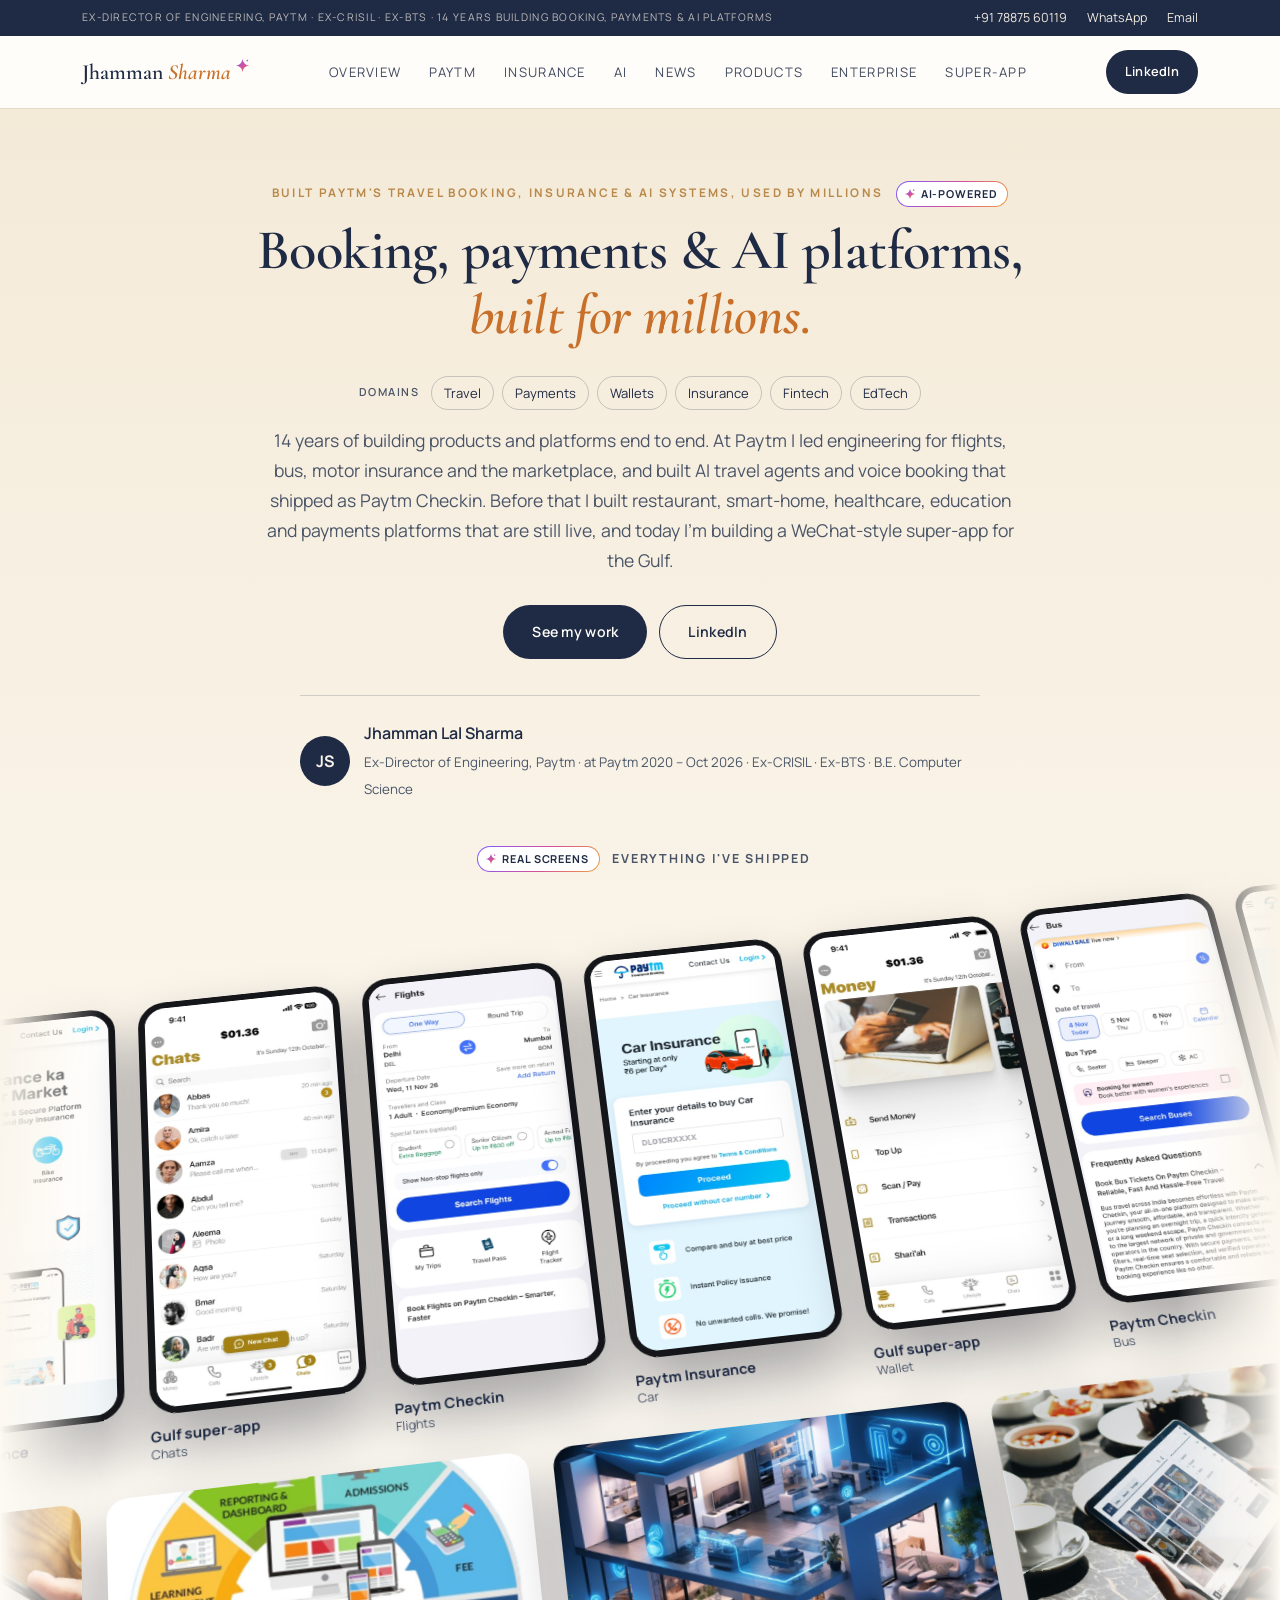
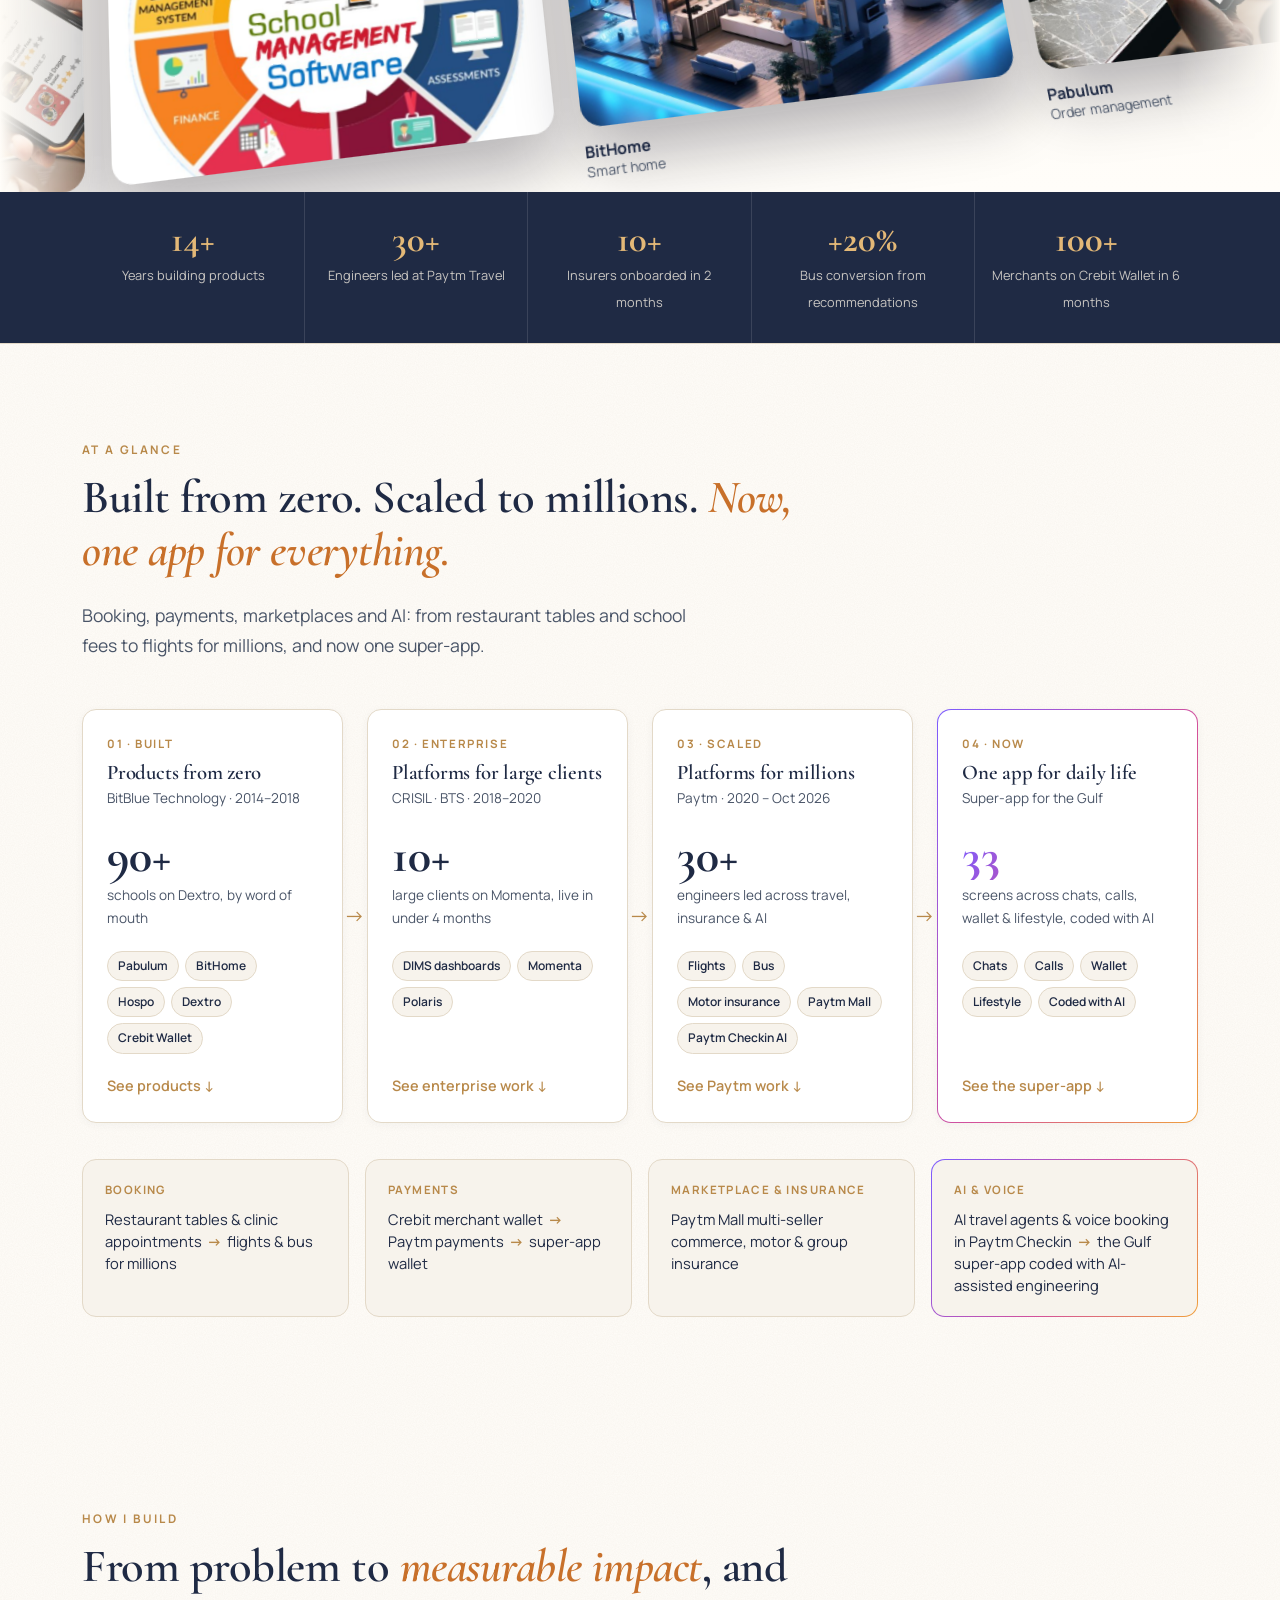
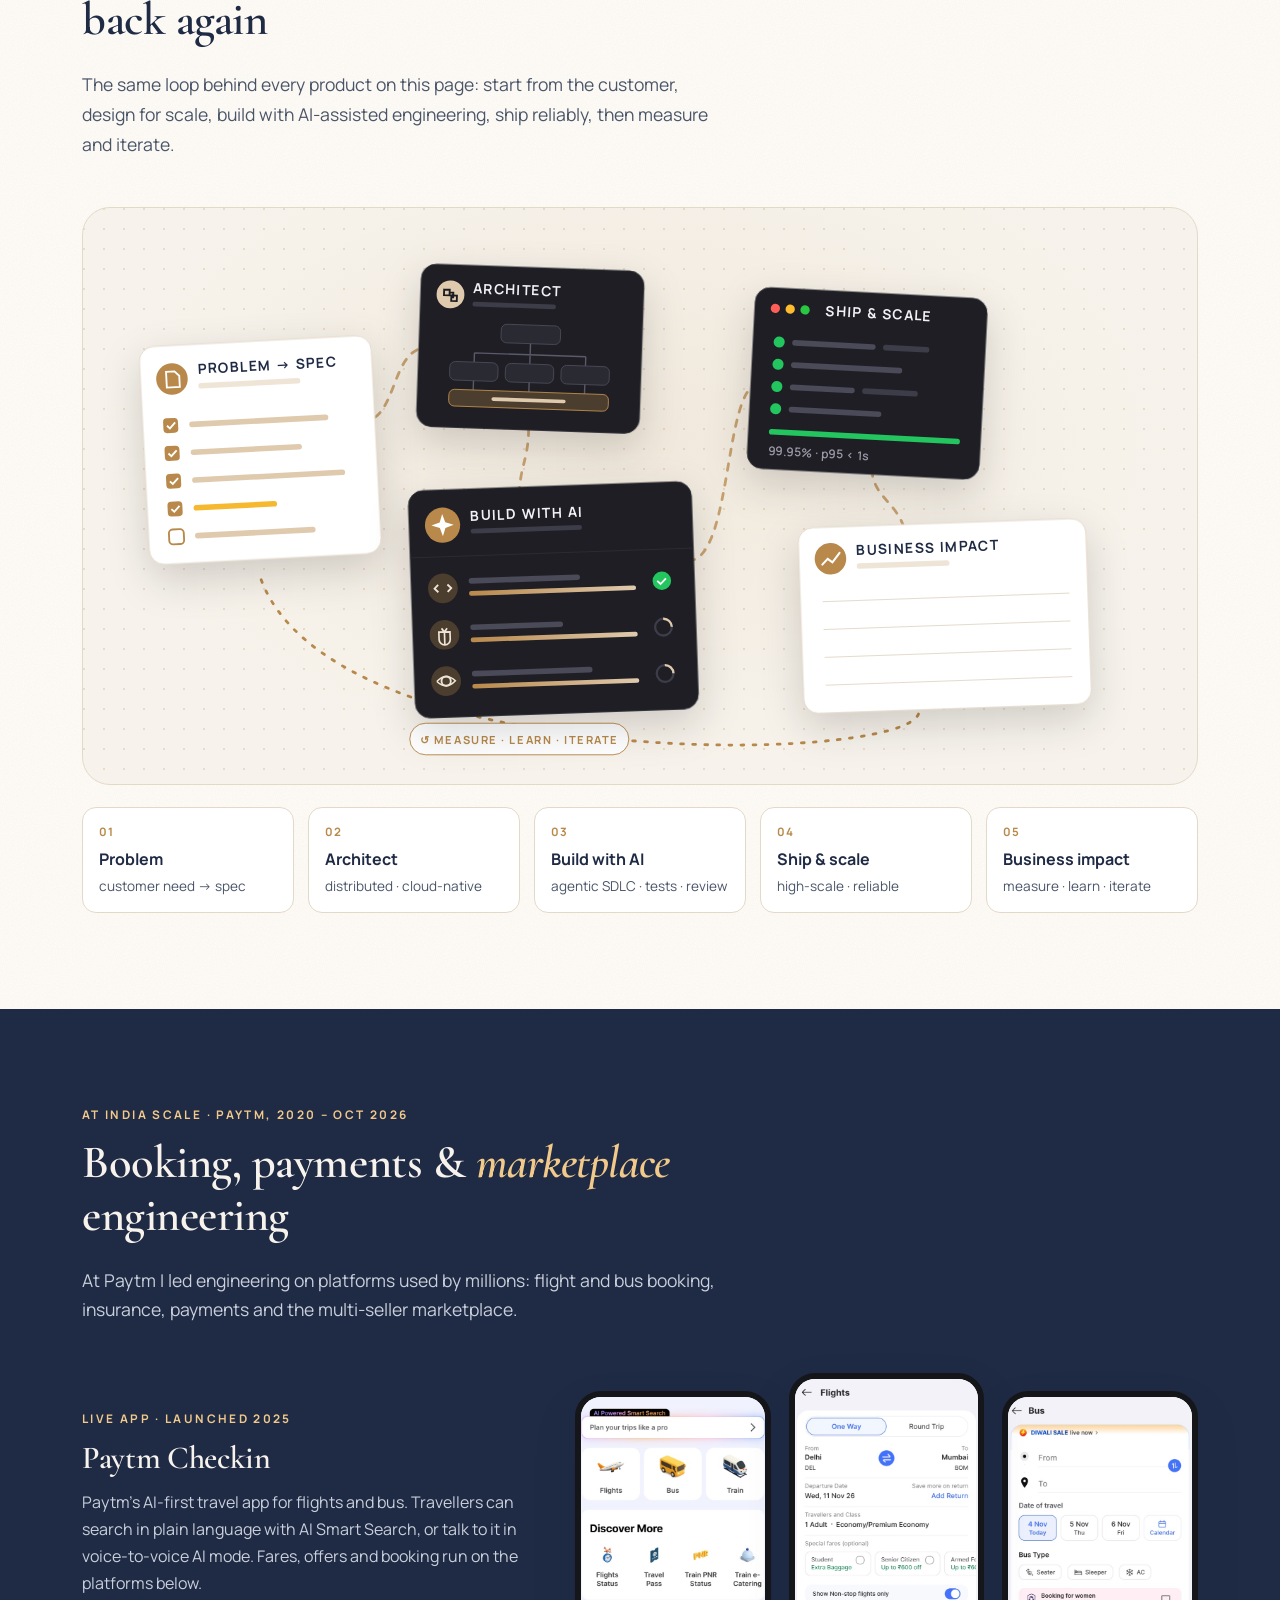
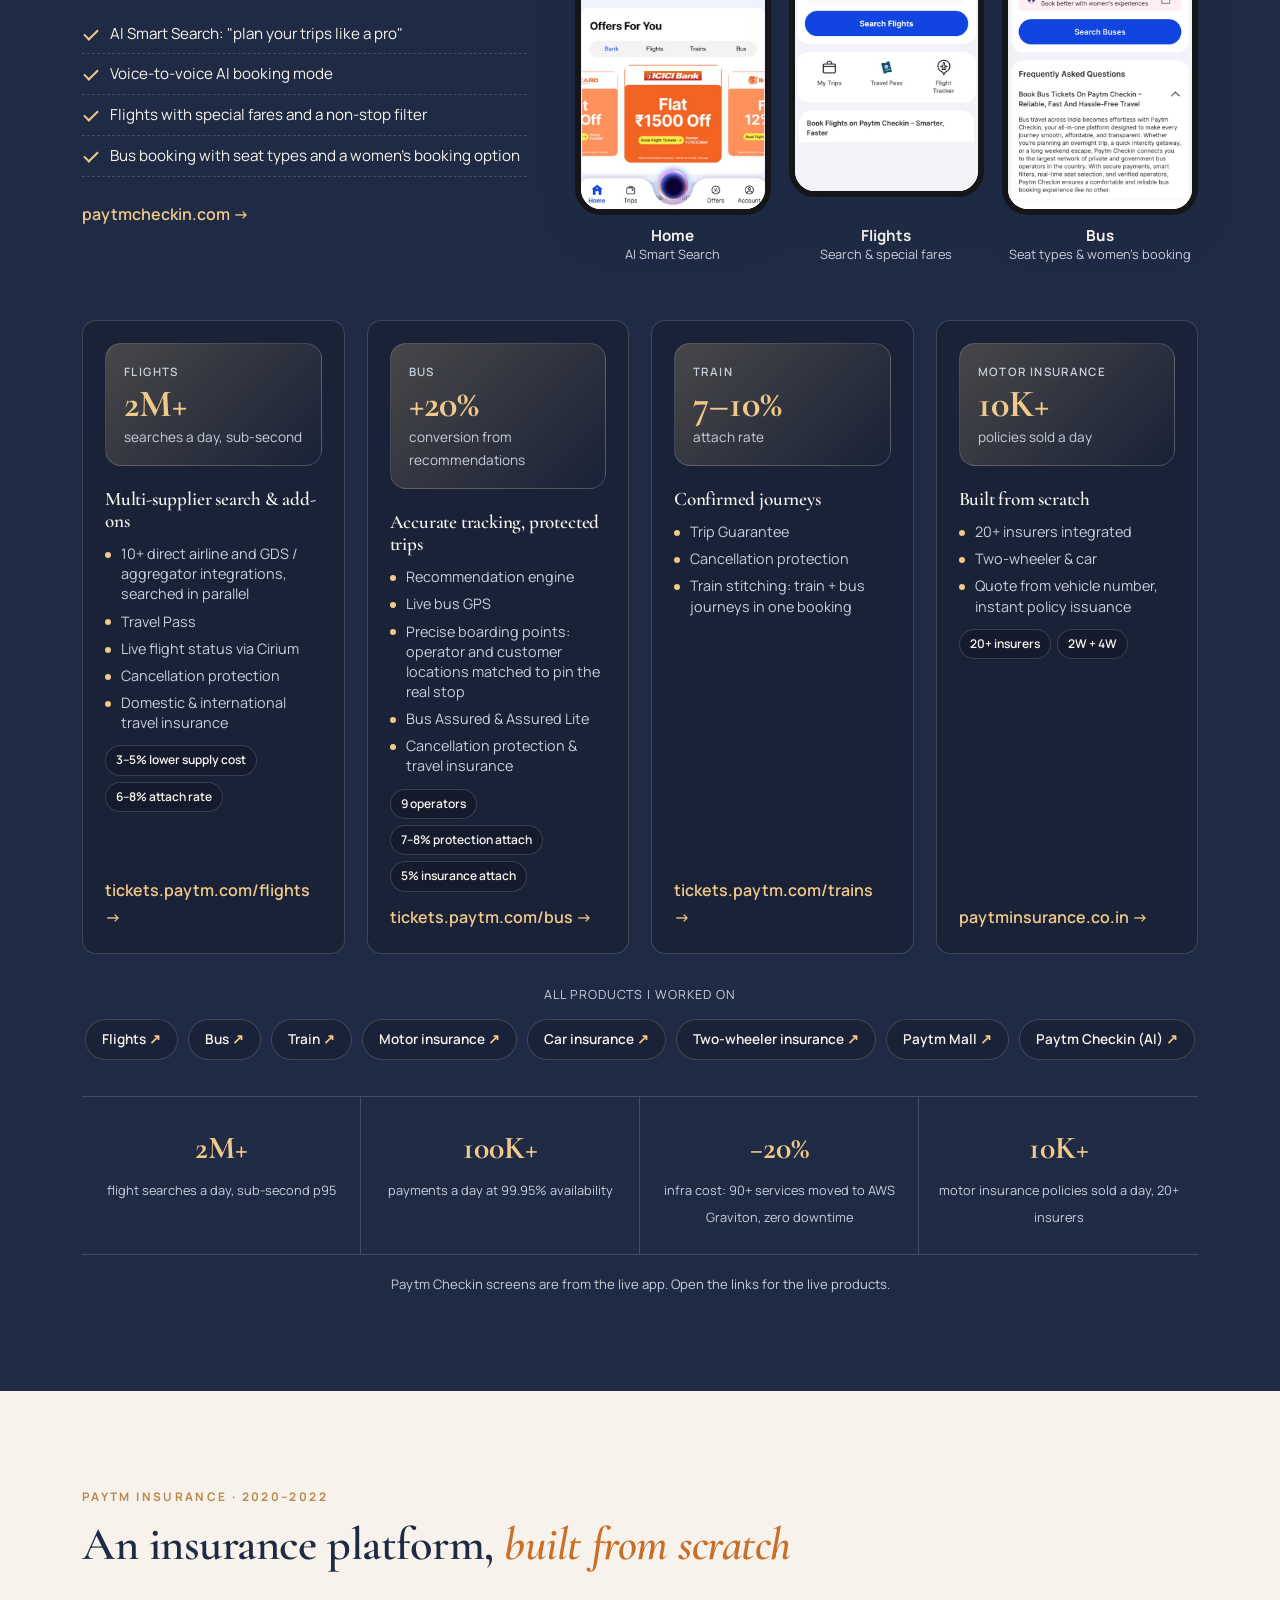
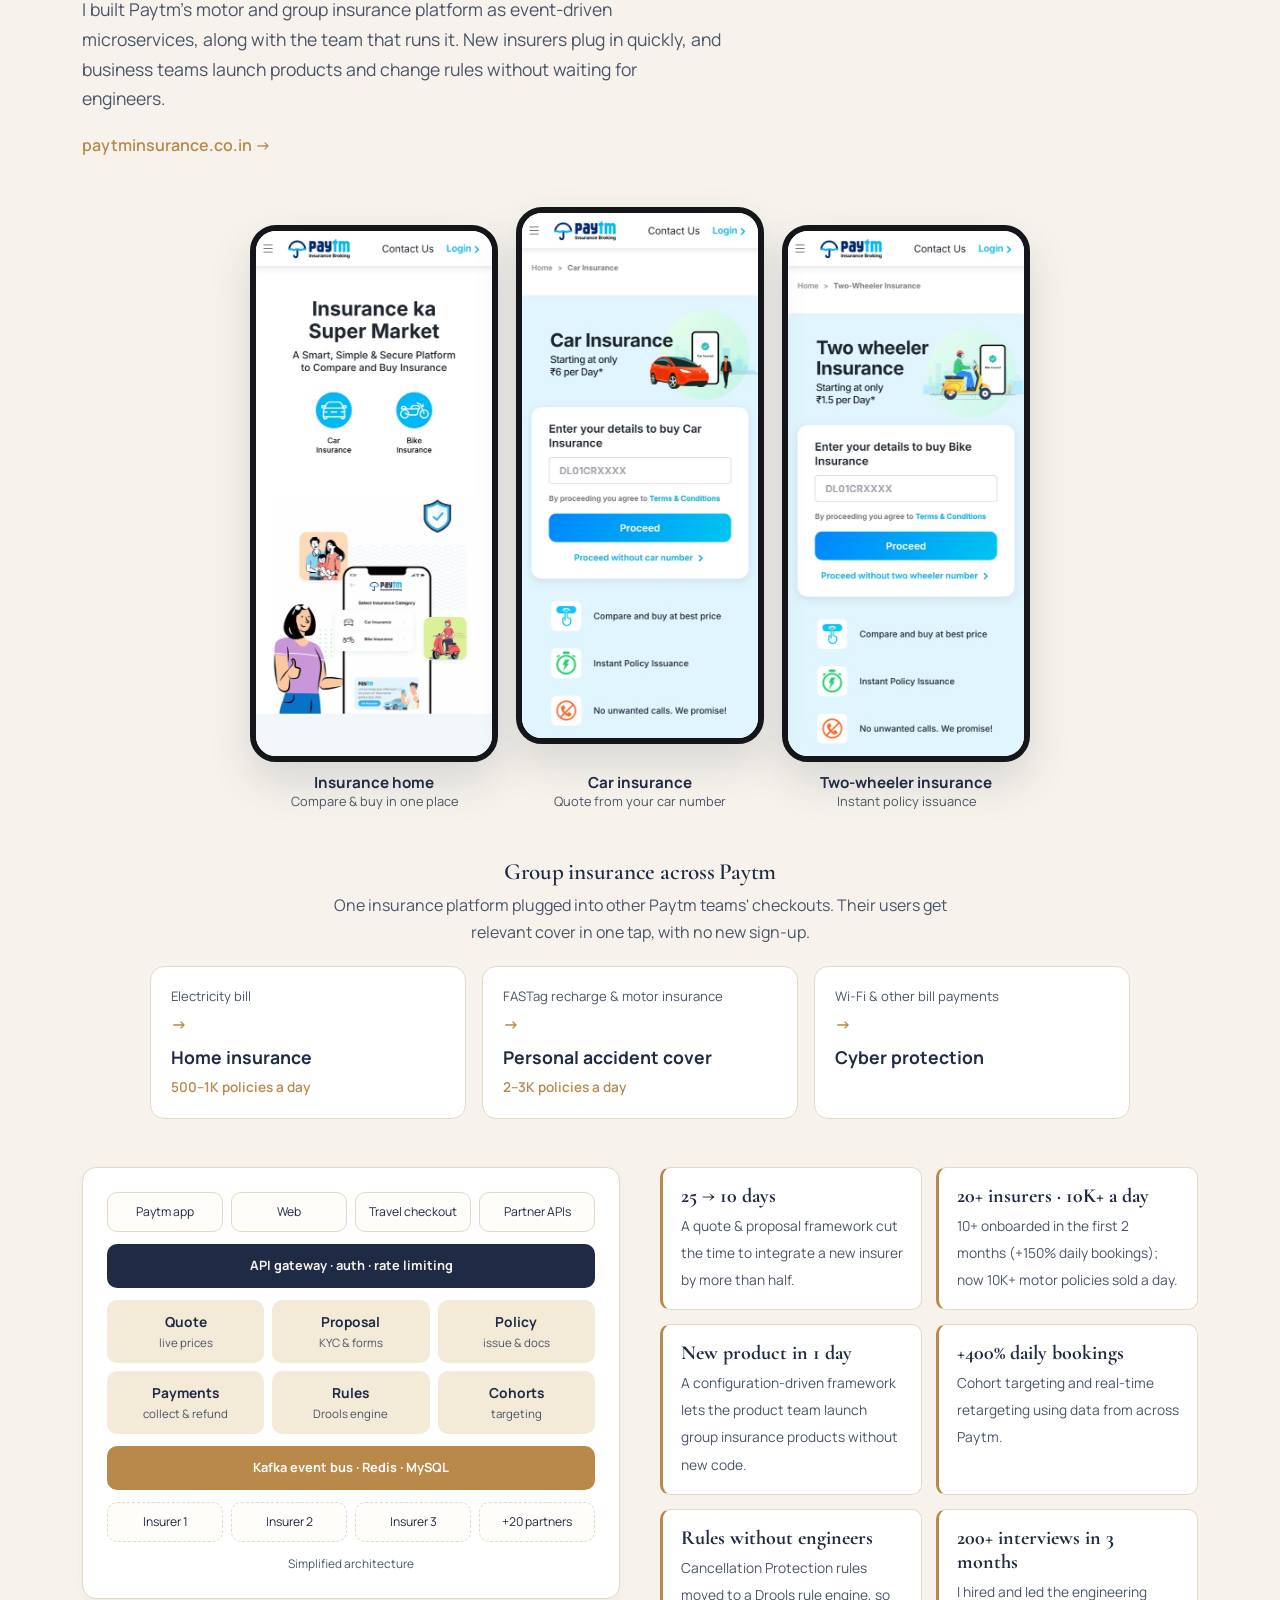
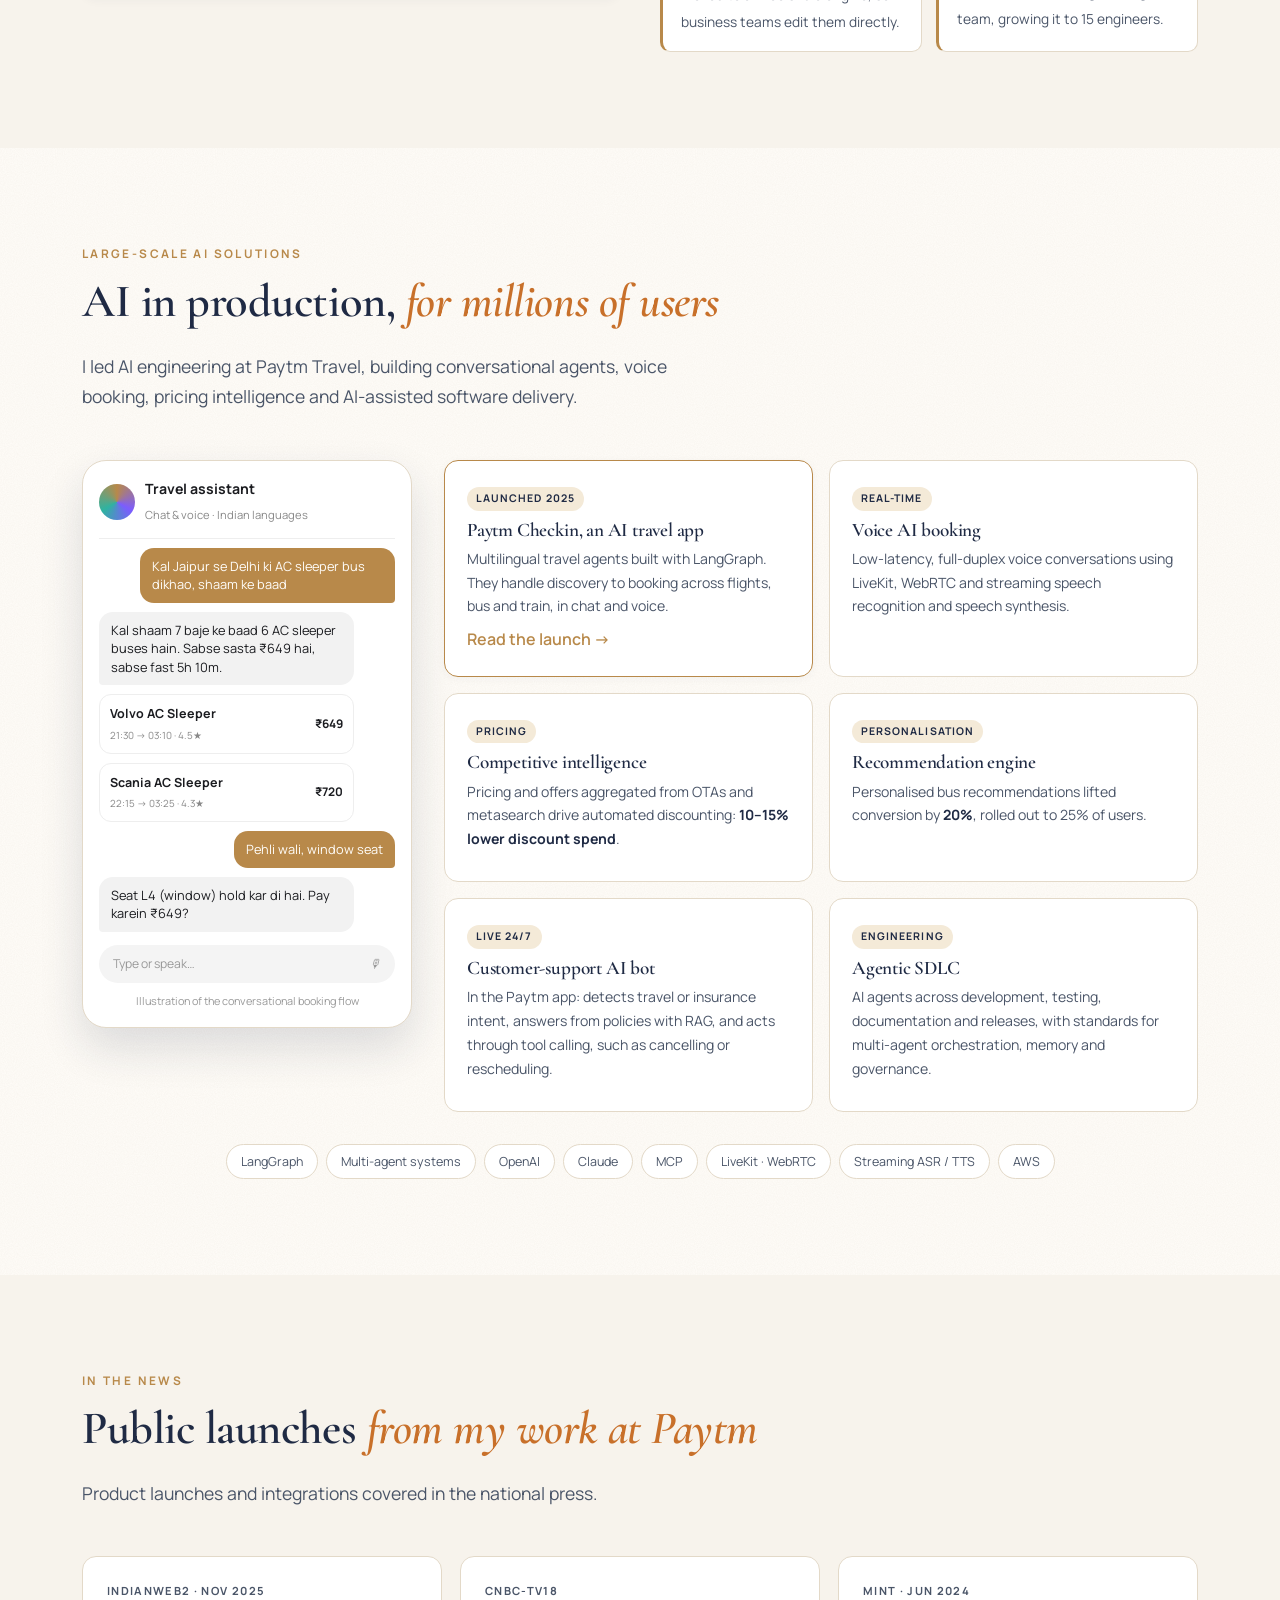
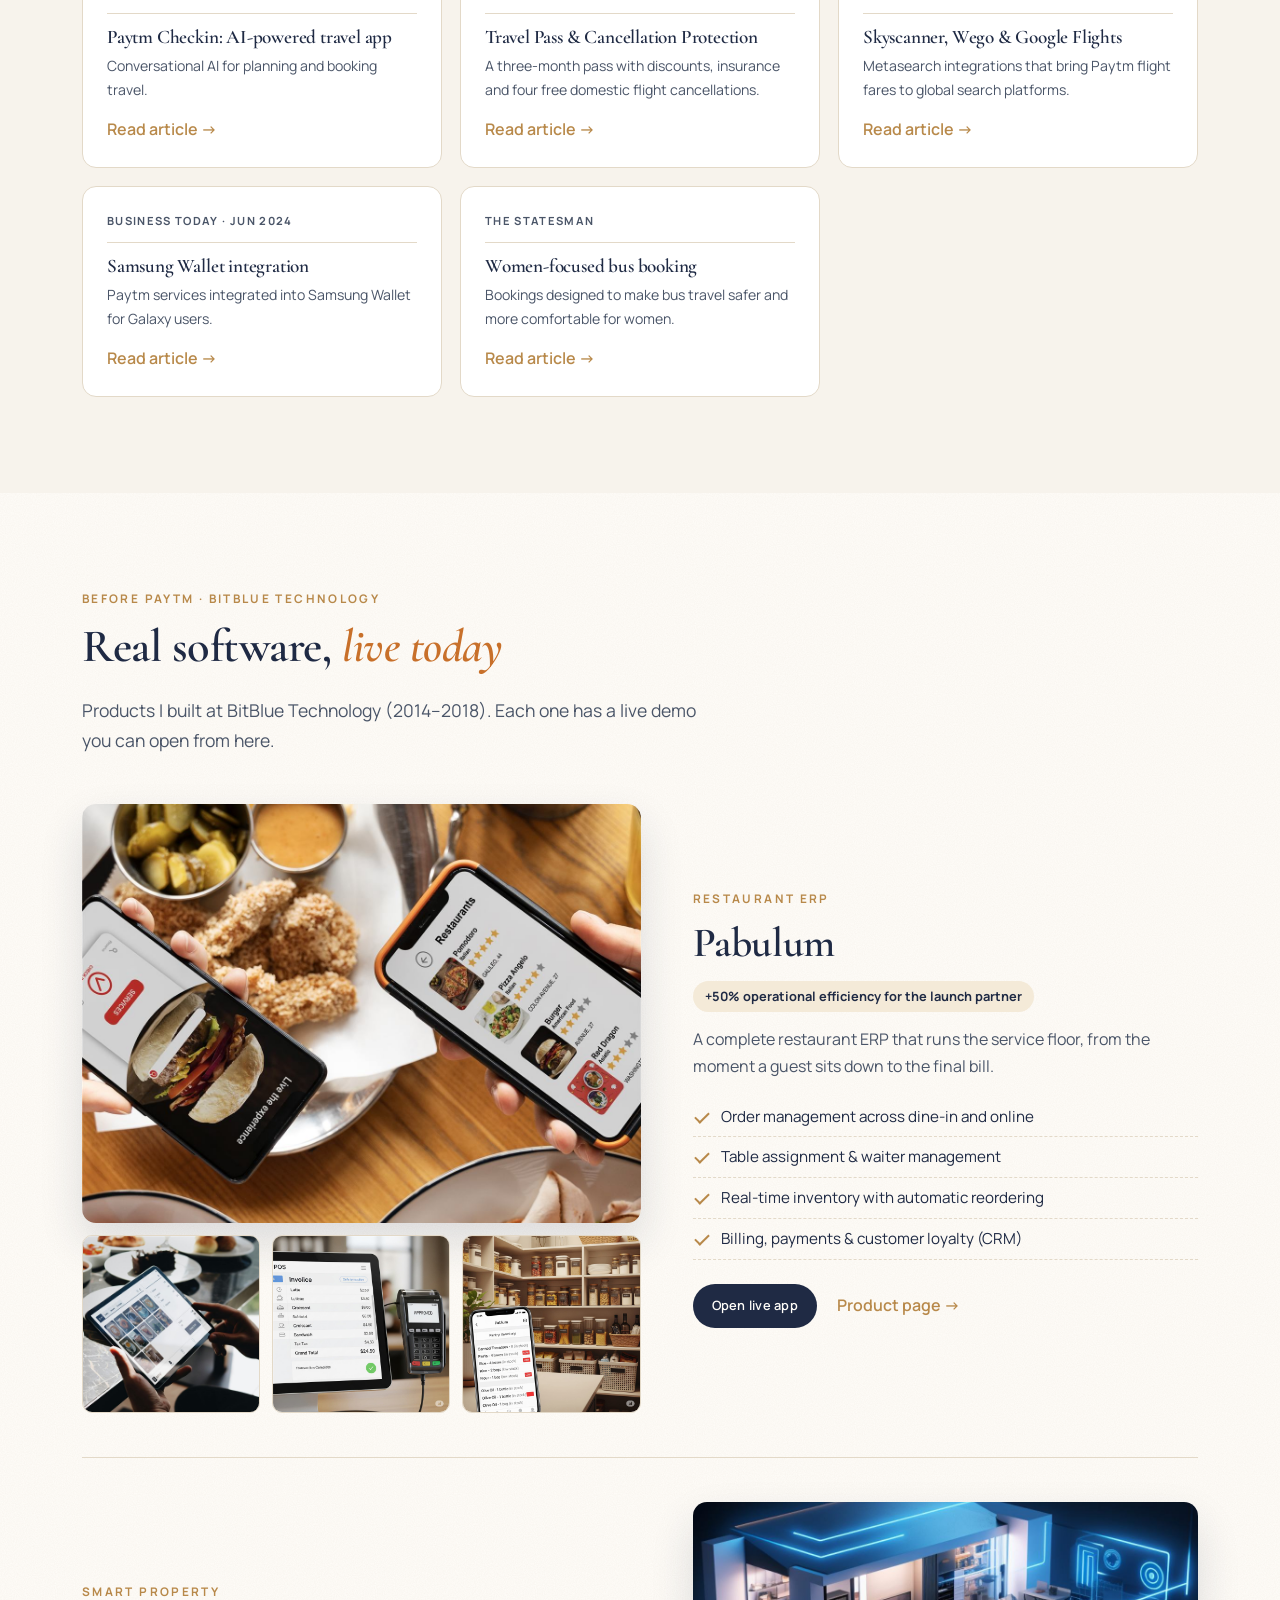
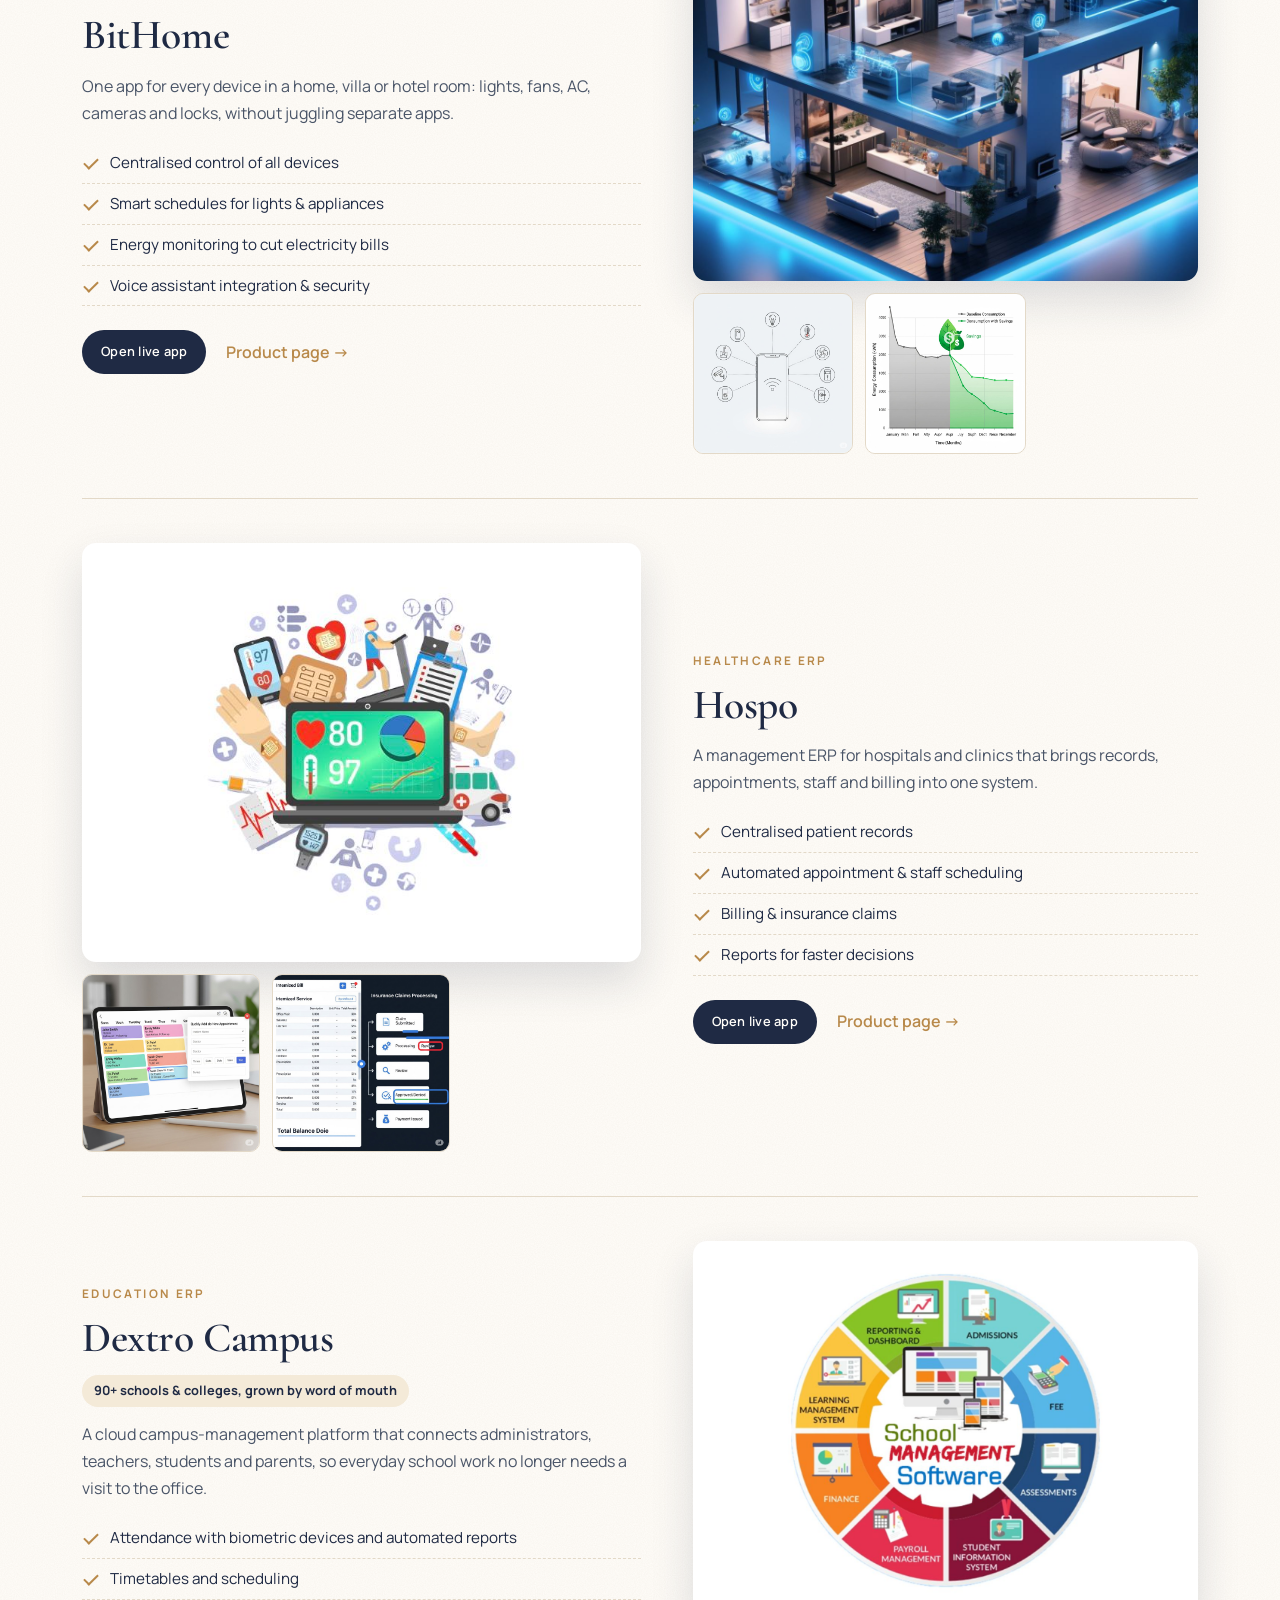
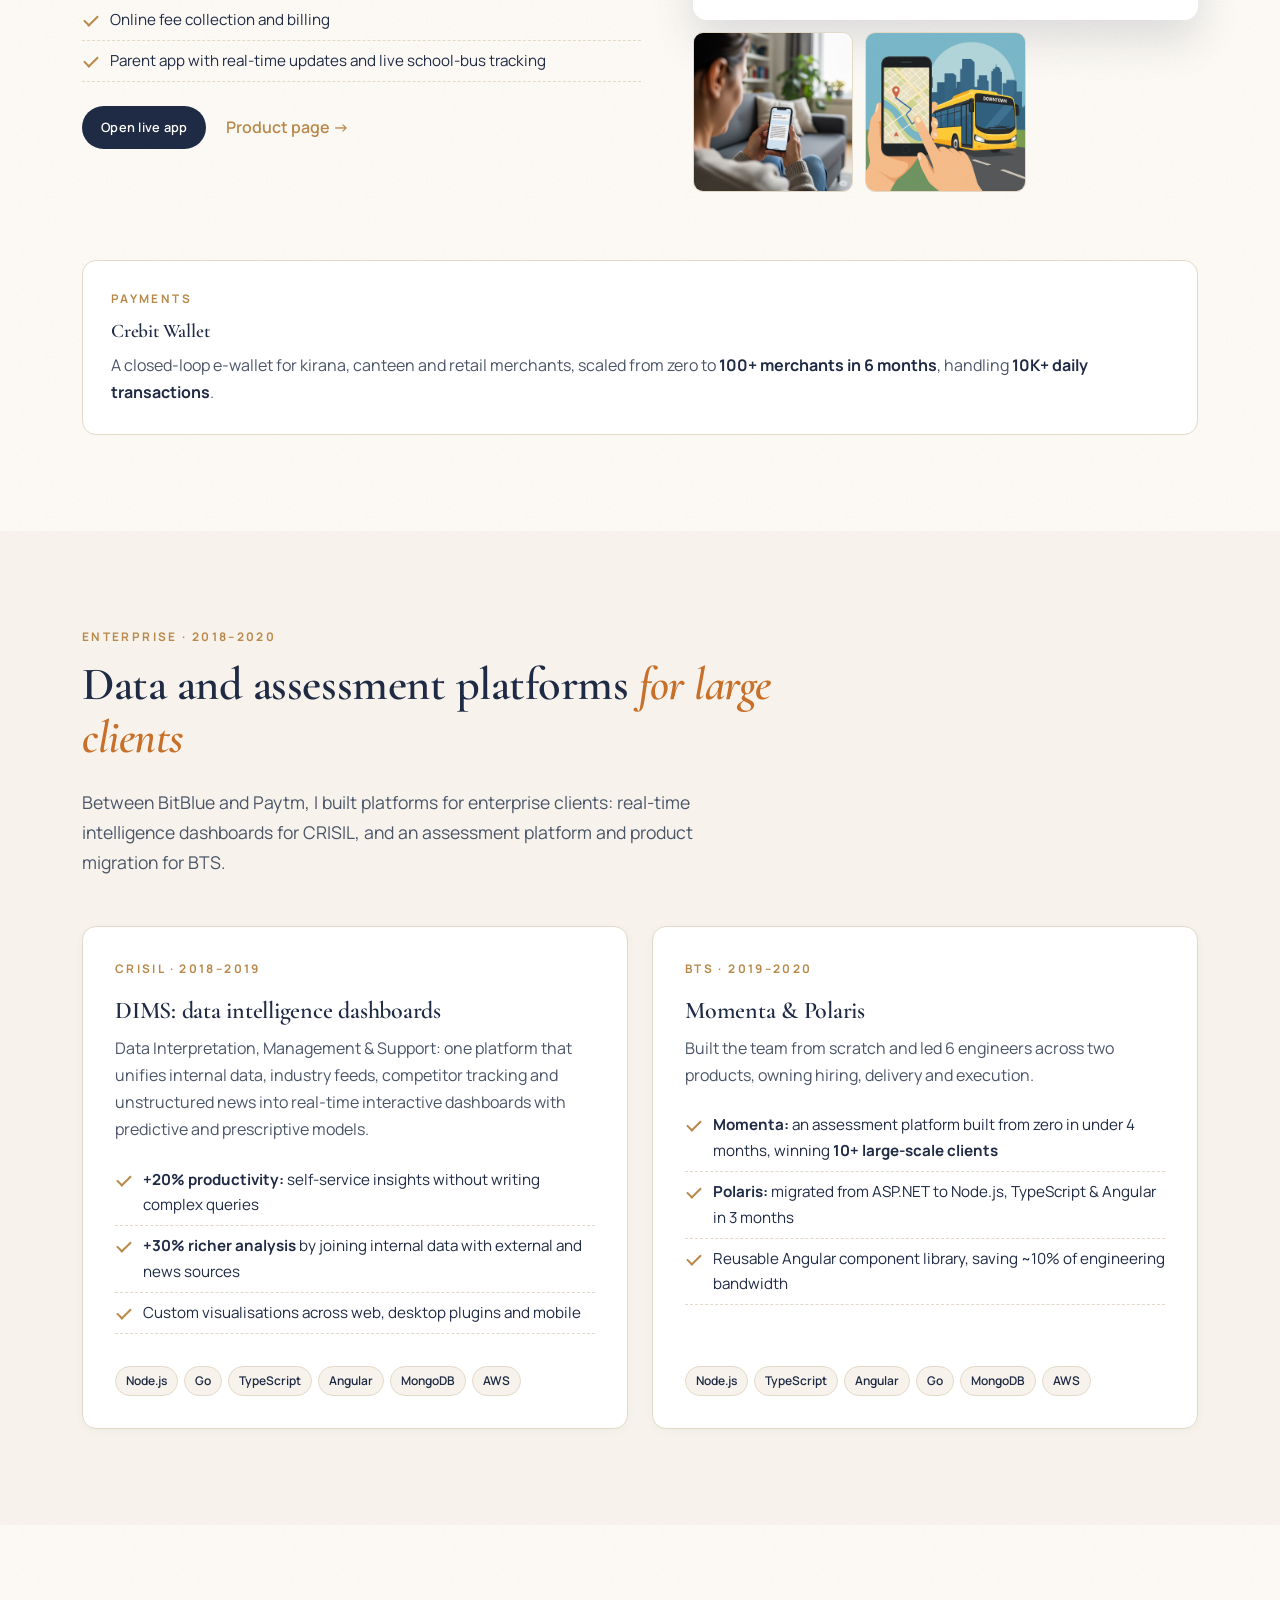
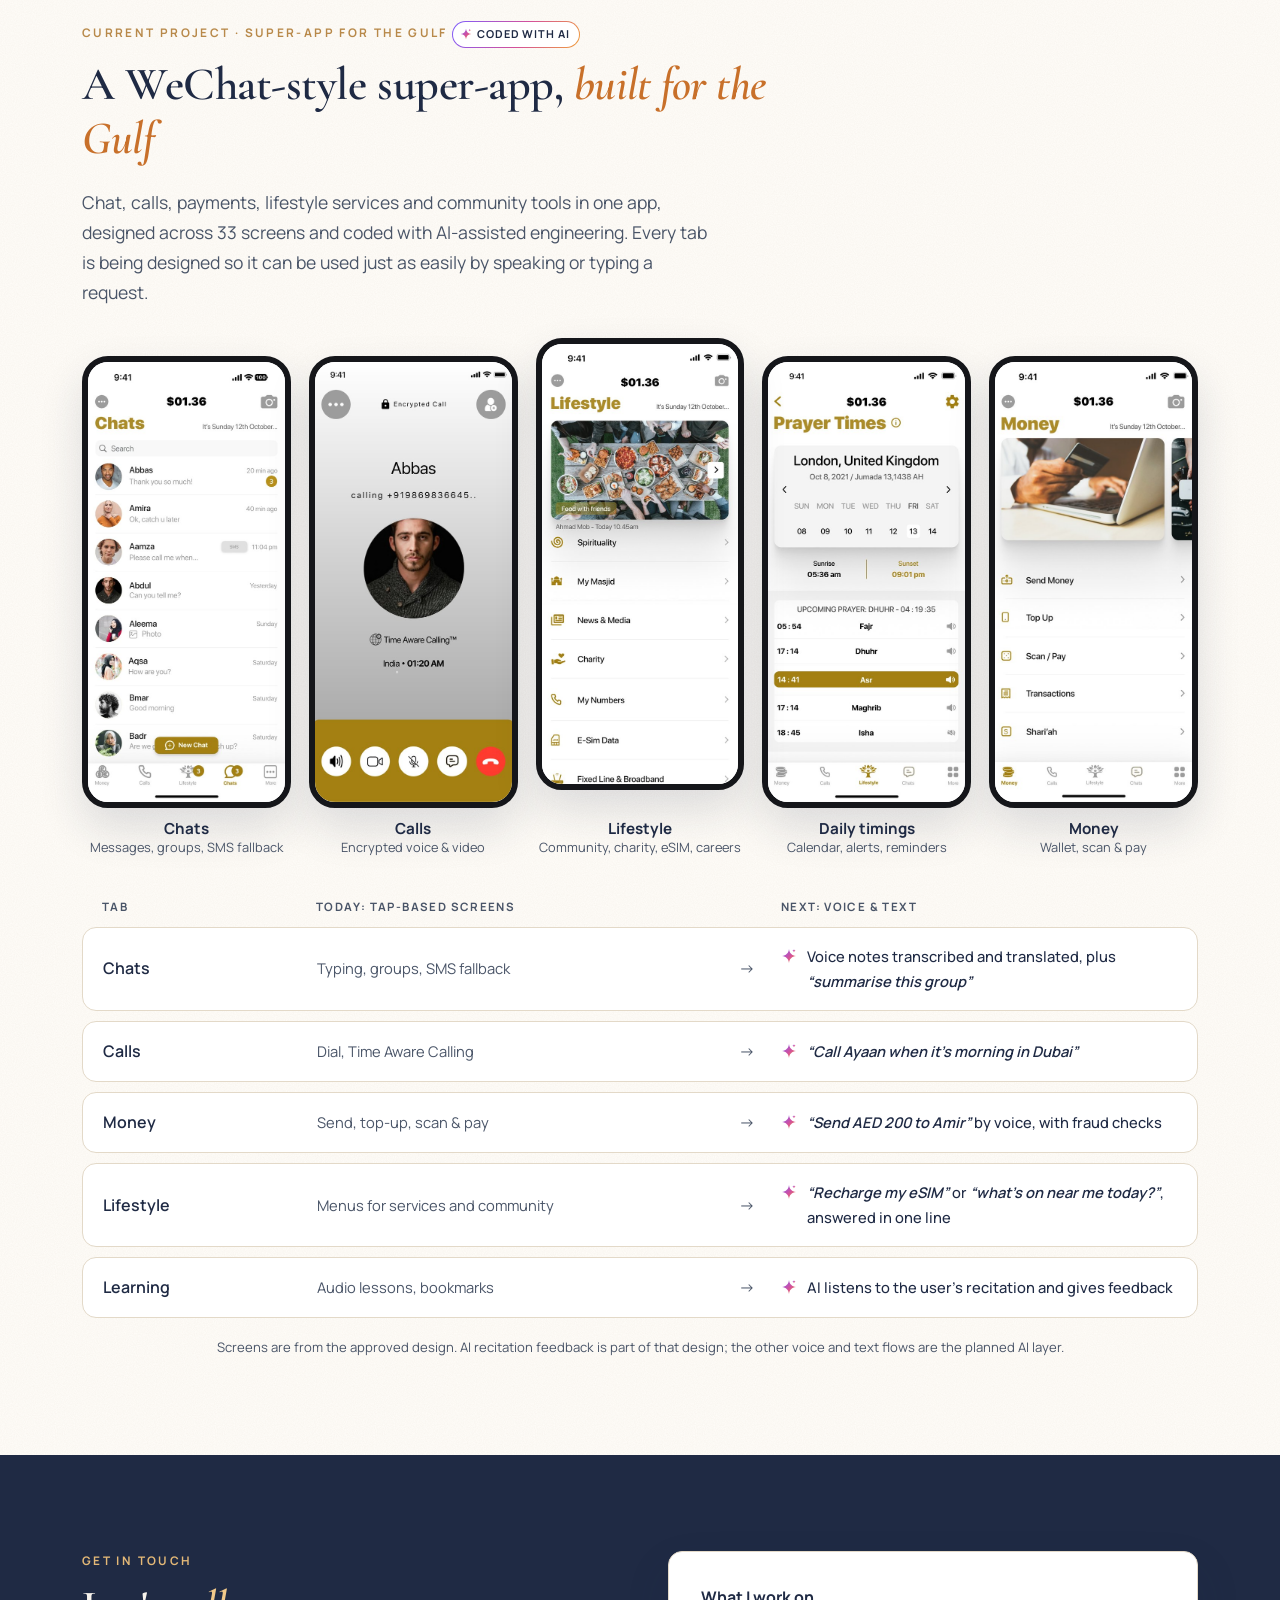
<file: index.html>
<!doctype html>
<html lang="en">
<head>
<meta charset="utf-8">
<meta name="viewport" content="width=device-width, initial-scale=1">
<title>Jhamman Sharma — Ivory & Ink</title>
<meta name="description" content="Jhamman Lal Sharma: engineering leader. Booking, payments, insurance and AI platforms built at Paytm scale, plus live products from BitBlue.">
<link rel="preconnect" href="https://fonts.googleapis.com">
<link rel="preconnect" href="https://fonts.gstatic.com" crossorigin>
<link href="https://fonts.googleapis.com/css2?family=Cormorant+Garamond:ital,wght@0,500;0,600;0,700;1,600&family=Manrope:wght@400;500;600;700&display=swap" rel="stylesheet">
<style>
/* Shared layout. Each theme file sets the variables below and may add overrides. */
*{box-sizing:border-box}
html{scroll-behavior:smooth}
body{margin:0;background:var(--bg);color:var(--ink);font-family:var(--body);font-weight:var(--body-weight,400);font-size:16px;line-height:1.7;-webkit-font-smoothing:antialiased}
img{max-width:100%;display:block}
a{color:inherit}
h1,h2,h3,h4{font-family:var(--head);font-weight:var(--head-weight,600);line-height:1.15;margin:0 0 .5em;letter-spacing:var(--head-spacing,-.01em)}
h1{font-size:clamp(2.4rem,6vw,4.4rem)}
h2{font-size:clamp(1.9rem,4vw,2.9rem)}
h3{font-size:1.45rem}
h4{font-size:1.2rem}
h1 em,h2 em{font-family:var(--em-font);font-style:var(--em-style,italic);font-weight:var(--em-weight,inherit);color:var(--em-color);font-size:var(--em-size,1em)}
p{margin:0 0 1em}
.wrap{max-width:1180px;margin:0 auto;padding:0 16px}
@media (min-width:760px){.wrap{padding:0 32px}}
.eyebrow,.kicker{font-size:.74rem;font-weight:700;letter-spacing:.2em;text-transform:uppercase;color:var(--accent);margin-bottom:.9em}
.lead{font-size:1.1rem;color:var(--muted);max-width:640px}
.note{font-size:.82rem;color:var(--muted);text-align:center;margin:18px 0 0}
.txt{font-weight:600;color:var(--accent);text-decoration:none}
.txt:hover{text-decoration:underline}
.scroll-x{overflow-x:auto}

/* buttons */
.btn{display:inline-block;padding:14px 28px;border-radius:var(--btn-radius);font-family:var(--body);font-weight:600;font-size:.88rem;letter-spacing:var(--btn-spacing,.02em);text-transform:var(--btn-transform,none);text-decoration:none;border:1px solid transparent;cursor:pointer;transition:transform .2s,background .2s,color .2s}
.btn:hover{transform:translateY(-1px)}
.btn-primary{background:var(--btn-bg,var(--accent));color:var(--accent-ink);border-color:transparent}
.btn-line{background:transparent;color:var(--hero-ink);border-color:var(--hero-line)}
.btn-sm{padding:10px 18px;font-size:.8rem}

/* top bar + header */
.topbar{background:var(--topbar-bg);color:var(--topbar-ink);font-size:.78rem}
.topbar-in{display:flex;justify-content:space-between;align-items:center;min-height:36px;gap:12px}
.topbar-note{letter-spacing:.12em;text-transform:uppercase;font-size:.66rem;opacity:.75}
.topbar-links{display:flex;gap:20px}
.topbar-links a{text-decoration:none}
.topbar-links a:hover{color:var(--accent)}
@media (max-width:760px){.topbar-note{display:none}.topbar-links{width:100%;justify-content:space-between}}
.header{position:sticky;top:0;z-index:30;background:var(--header-bg);border-bottom:1px solid var(--header-line);backdrop-filter:blur(10px)}
.header-in{display:flex;align-items:center;justify-content:space-between;height:72px;gap:16px}
.logo{font-family:var(--head);font-size:1.35rem;font-weight:var(--head-weight,600);text-decoration:none;color:var(--header-ink)}
.logo span{font-family:var(--em-font);font-style:var(--em-style,italic);color:var(--em-color)}
.nav{display:flex;gap:28px}
.nav a{text-decoration:none;color:var(--header-ink);font-size:.82rem;letter-spacing:.1em;text-transform:uppercase;opacity:.85}
.nav a:hover{color:var(--accent);opacity:1}
@media (max-width:900px){.nav{display:none}}

/* hero */
.hero{background:var(--hero-bg);color:var(--hero-ink);padding:80px 0 96px;position:relative;overflow:hidden}
.hero .lead{color:var(--hero-muted)}
.hero-grid{display:grid;grid-template-columns:1.1fr .9fr;gap:56px;align-items:center}
@media (max-width:900px){.hero-grid{grid-template-columns:1fr}.hero{padding:56px 0 64px}}
.ctas{display:flex;gap:12px;flex-wrap:wrap;margin:30px 0 36px}
.hero-who{display:flex;align-items:center;gap:14px;padding-top:24px;border-top:1px solid var(--hero-line)}
.hero-who b{display:block;font-weight:600}
.hero-who small{color:var(--hero-muted)}
.avatar{width:50px;height:50px;border-radius:50%;display:grid;place-items:center;font-weight:700;background:var(--accent);color:var(--accent-ink);flex:none}
.hero-art{position:relative;min-height:440px}
.frame{margin:0;position:absolute;overflow:hidden;border-radius:var(--radius-lg);box-shadow:var(--shadow)}
.frame img{width:100%;height:100%;object-fit:cover}
.frame-a{top:0;left:0;width:68%;height:78%}
.frame-b{bottom:0;right:0;width:52%;height:56%;border:6px solid var(--hero-bg)}
.hero-badge{position:absolute;left:4%;bottom:6%;background:var(--accent);color:var(--accent-ink);padding:16px 20px;border-radius:var(--radius);display:flex;gap:12px;align-items:center;box-shadow:var(--shadow)}
.hero-badge b{font-family:var(--head);font-size:2.2rem;line-height:1}
.hero-badge span{font-size:.78rem;line-height:1.3;font-weight:600}
@media (max-width:900px){.hero-art{min-height:340px}}

/* stats */
.stats-strip{background:var(--strip-bg);color:var(--strip-ink);border-bottom:1px solid var(--line)}
.stats{display:grid;grid-template-columns:repeat(5,1fr)}
.stat{padding:28px 16px;text-align:center;border-right:1px solid var(--strip-line)}
.stat:last-child{border-right:0}
.stat b{display:block;font-family:var(--head);font-size:2.3rem;line-height:1.1;color:var(--strip-num)}
.stat span{font-size:.8rem;opacity:.8}
@media (max-width:800px){.stats{grid-template-columns:repeat(2,1fr)}.stat{border-bottom:1px solid var(--strip-line)}.stat:last-child{grid-column:1/-1}}

/* sections */
.sec{padding:96px 0}
@media (max-width:760px){.sec{padding:64px 0}}
.sec-alt{background:var(--bg-alt)}
.sec-head{margin-bottom:48px;max-width:760px}
.sec-dark{background:var(--dark);color:var(--dark-ink)}
.sec-dark .lead,.sec-dark .note{color:var(--dark-muted)}
.sec-dark h2 em{color:var(--dark-em,var(--em-color))}

/* practices */
.practices{display:grid;grid-template-columns:1fr 1fr;gap:24px}
@media (max-width:860px){.practices{grid-template-columns:1fr}}
.practice{background:var(--card);border:1px solid var(--line);border-radius:var(--radius-lg);padding:36px;box-shadow:var(--shadow-soft)}
.practice-top{display:flex;align-items:baseline;gap:14px;margin-bottom:6px}
.practice-top .kicker{font-family:var(--head);font-size:1.8rem;letter-spacing:0;margin:0}
.practice>p{color:var(--muted)}
.steps{list-style:none;padding:0;margin:20px 0 0;counter-reset:s}
.steps li{display:grid;gap:2px;padding:14px 0 14px 44px;border-top:1px solid var(--line);position:relative;counter-increment:s}
.steps li::before{content:counter(s,decimal-leading-zero);position:absolute;left:0;top:15px;font-size:.78rem;font-weight:700;color:var(--accent)}
.steps b{font-weight:600}
.steps span{font-size:.9rem;color:var(--muted)}

/* platform mockup */
.showcase{display:grid;grid-template-columns:290px 1fr;gap:32px;align-items:center}
@media (max-width:900px){.showcase{grid-template-columns:1fr}}
.phone{width:100%;max-width:290px;margin:0 auto;border:10px solid #15161a;border-radius:38px;background:#fff;color:#1b1c20;overflow:hidden;box-shadow:var(--shadow)}
.phone-notch{height:22px;background:#15161a;display:flex;justify-content:center}
.phone-notch i{width:92px;height:14px;background:#000;border-radius:0 0 10px 10px}
.phone-screen{padding:14px;font-family:var(--body)}
.p-title{font-weight:700}
.p-sub{font-size:.74rem;color:#777}
.p-search{margin:10px 0;padding:8px 10px;border-radius:10px;background:#f1f1f1;font-size:.76rem;color:#888}
.p-chips{display:flex;gap:6px;margin-bottom:10px}
.p-chips span{font-size:.68rem;padding:4px 9px;border-radius:999px;background:#f1f1f1;color:#666}
.p-chips .on{background:var(--accent);color:var(--accent-ink)}
.p-shop{display:flex;gap:10px;align-items:center;padding:8px;border:1px solid #eee;border-radius:12px;margin-bottom:8px}
.p-shop img{width:40px;height:40px;border-radius:9px;object-fit:cover}
.p-shop b{display:block;font-size:.78rem}
.p-shop small{font-size:.68rem;color:#888}
.p-shop em{margin-left:auto;font-style:normal;font-size:.7rem;font-weight:700;color:var(--accent)}
.p-pay{margin-top:10px;padding:10px;border-radius:12px;background:#1b1c20;color:#fff;font-size:.78rem;font-weight:700;text-align:center}
.dash{background:var(--card);border:1px solid var(--line);border-radius:var(--radius-lg);overflow:hidden;box-shadow:var(--shadow)}
.dash-bar{display:flex;align-items:center;gap:7px;padding:12px 16px;background:var(--bg-alt);border-bottom:1px solid var(--line)}
.dash-bar i{width:10px;height:10px;border-radius:50%;background:#ff5f57}
.dash-bar i:nth-child(2){background:#febc2e}.dash-bar i:nth-child(3){background:#28c840}
.dash-bar span{margin-left:10px;font-size:.78rem;color:var(--muted)}
.dash-body{padding:20px}
.kpis{display:grid;grid-template-columns:repeat(4,1fr);gap:10px}
.kpis div{padding:12px;border-radius:var(--radius);background:var(--bg-alt)}
.kpis small{font-size:.7rem;color:var(--muted)}
.kpis b{display:block;font-family:var(--head);font-size:1.4rem}
@media (max-width:560px){.kpis{grid-template-columns:repeat(2,1fr)}}
.bars{display:flex;align-items:flex-end;gap:6px;height:90px;margin-top:18px;border-bottom:1px solid var(--line)}
.bars i{flex:1;background:var(--accent);border-radius:3px 3px 0 0;opacity:.85}
.bars-l{font-size:.7rem;color:var(--muted);margin:6px 0 12px}
.dash table{width:100%;border-collapse:collapse;font-size:.84rem}
.dash th{text-align:left;font-size:.7rem;text-transform:uppercase;letter-spacing:.06em;color:var(--muted);padding:8px 6px;border-bottom:1px solid var(--line)}
.dash td{padding:9px 6px;border-bottom:1px solid var(--line);white-space:nowrap}
.tag{font-size:.68rem;font-weight:700;padding:3px 9px;border-radius:999px}
.tag.ok{background:#dff3ea;color:#17805a}.tag.warn{background:#fdecdc;color:#b4561c}.tag.new{background:#e4ebfb;color:#2f56b8}

/* products */
.product{display:grid;grid-template-columns:1.05fr .95fr;gap:52px;align-items:center;padding:44px 0;border-top:1px solid var(--line)}
.product:first-of-type{border-top:0;padding-top:0}
.product.flip .product-media{order:2}
@media (max-width:900px){.product{grid-template-columns:1fr;gap:28px}.product.flip .product-media{order:0}}
.product-media .main{width:100%;aspect-ratio:4/3;object-fit:cover;border-radius:var(--radius-lg);box-shadow:var(--shadow)}
.product-media .main.contain{object-fit:contain;background:#fff;padding:20px}
.thumbs{display:grid;grid-template-columns:repeat(3,1fr);gap:12px;margin-top:12px}
.thumbs img{width:100%;aspect-ratio:1;object-fit:cover;border-radius:var(--radius);border:1px solid var(--line)}
.product-copy h3{font-size:2.3rem;margin-bottom:.3em}
.product-copy>p{color:var(--muted)}
.metric{display:inline-block;font-size:.8rem;font-weight:700;padding:5px 12px;border-radius:var(--btn-radius);background:var(--metric-bg);color:var(--metric-ink);margin-bottom:14px}
.ticks{list-style:none;padding:0;margin:0 0 24px}
.ticks li{padding:7px 0 7px 28px;position:relative;border-bottom:1px dashed var(--line);font-size:.95rem}
.ticks li::before{content:"";position:absolute;left:2px;top:15px;width:12px;height:6px;border-left:2px solid var(--accent);border-bottom:2px solid var(--accent);transform:rotate(-45deg)}
.links{display:flex;gap:20px;align-items:center;flex-wrap:wrap}
.minis{display:grid;grid-template-columns:1fr 1fr;gap:20px;margin-top:24px}
@media (max-width:760px){.minis{grid-template-columns:1fr}}
.mini{background:var(--card);border:1px solid var(--line);border-radius:var(--radius-lg);padding:28px}
.mini:only-child{grid-column:1/-1}
.mini p{color:var(--muted);margin:0}
.mini b{color:var(--ink)}
.mini a{color:var(--accent);font-weight:600}

/* paytm */
.paytm-grid{display:grid;grid-template-columns:repeat(4,1fr);gap:22px}
@media (max-width:1100px){.paytm-grid{grid-template-columns:1fr 1fr}}
@media (max-width:640px){.paytm-grid{grid-template-columns:1fr}}
.pcard{display:flex;flex-direction:column;text-decoration:none;background:var(--dark-card);border:1px solid var(--dark-line);border-radius:var(--radius-lg);overflow:hidden;transition:transform .25s}
.pcard:hover{transform:translateY(-4px)}
.mock{margin:22px 22px 0;background:#fff;color:#1b1c20;border-radius:16px 16px 0 0;padding:16px;font-family:var(--body);min-height:220px;display:flex;flex-direction:column;gap:9px}
.m-head{font-weight:700;font-size:.85rem;padding-bottom:6px;border-bottom:1px solid #eee}
.m-row{display:flex;justify-content:space-between;align-items:center}
.m-row small{display:block;font-size:.62rem;color:#888}
.m-row b{font-size:1.3rem}
.m-row span{display:block;font-size:.66rem;color:#888}
.m-arrow{color:#aaa}
.m-line{display:flex;justify-content:space-between;font-size:.68rem;color:#666;background:#f5f5f5;padding:6px 8px;border-radius:8px}
.m-fare{display:flex;justify-content:space-between;font-size:.72rem;padding:6px 0;border-bottom:1px dashed #eee}
.m-btn{margin-top:auto;background:#1b1c20;color:#fff;text-align:center;font-size:.74rem;font-weight:700;padding:9px;border-radius:9px}
.seats{display:grid;grid-template-columns:repeat(5,1fr);gap:6px;padding:4px 24px}
.seats i{height:20px;border:1.5px solid #bbb;border-radius:4px 4px 6px 6px}
.seats i.t{background:#ddd;border-color:#ddd}
.seats i.s{background:#2e9b6f;border-color:#2e9b6f}
.m-prods{display:grid;grid-template-columns:1fr 1fr;gap:8px}
.m-prods div{font-size:.66rem;display:grid}
.m-prods i{height:46px;border-radius:8px;margin-bottom:4px}
.m-prods span{color:#888}
.pcard-copy{padding:22px;color:var(--dark-ink)}
.pcard-copy p{color:var(--dark-muted);font-size:.92rem}
.pcard-copy b{color:var(--dark-ink)}
.pcard-copy .txt{color:var(--dark-em,var(--accent))}
.plinks{display:flex;flex-wrap:wrap;align-items:center;justify-content:center;gap:10px;margin-top:30px}
.plinks-title{width:100%;text-align:center;font-size:.78rem;letter-spacing:.08em;text-transform:uppercase;color:var(--dark-muted);margin-bottom:4px}
.plinks a{font-size:.85rem;font-weight:600;padding:8px 16px;border-radius:999px;text-decoration:none;color:var(--dark-ink);background:var(--dark-card);border:1px solid var(--dark-line);transition:border-color .2s,color .2s}
.plinks a::after{content:" ↗";color:var(--dark-em,var(--accent))}
.plinks a:hover{border-color:var(--dark-em,var(--accent));color:var(--dark-em,var(--accent))}
.paytm-metrics{display:grid;grid-template-columns:repeat(4,1fr);margin-top:36px;border-top:1px solid var(--dark-line);border-bottom:1px solid var(--dark-line)}
.paytm-metrics div{padding:24px 12px;text-align:center;border-right:1px solid var(--dark-line)}
.paytm-metrics div:last-child{border-right:0}
.paytm-metrics b{display:block;font-family:var(--head);font-size:2rem;color:var(--dark-em,var(--accent))}
.paytm-metrics span{font-size:.8rem;color:var(--dark-muted)}
@media (max-width:760px){.paytm-metrics{grid-template-columns:1fr 1fr}.paytm-metrics div{border-bottom:1px solid var(--dark-line)}}

/* capability map */
.map{background:var(--card);border:1px solid var(--line);border-radius:var(--radius-lg);box-shadow:var(--shadow-soft)}
.map table{width:100%;border-collapse:collapse;min-width:520px}
.map th{text-align:left;font-size:.72rem;text-transform:uppercase;letter-spacing:.1em;color:var(--muted);padding:16px 24px;border-bottom:1px solid var(--line)}
.map td{padding:16px 24px;border-bottom:1px solid var(--line)}
.map tr:last-child td{border-bottom:0}
.map td:first-child{font-weight:600}
.map td:last-child{color:var(--accent)}

/* process */
.process{display:grid;grid-template-columns:repeat(3,1fr);gap:24px}
@media (max-width:860px){.process{grid-template-columns:1fr}}
.pstep{background:var(--card);border:1px solid var(--line);border-radius:var(--radius-lg);padding:32px;position:relative}
.pstep .num{font-family:var(--head);font-size:3rem;line-height:1;color:var(--accent);display:block;margin-bottom:12px}
.pstep small{font-size:.74rem;font-weight:700;letter-spacing:.1em;text-transform:uppercase;color:var(--muted)}
.pstep h3{margin-top:4px}
.pstep p{color:var(--muted);margin:0}
.promises{display:grid;grid-template-columns:repeat(4,1fr);gap:24px;margin-top:40px}
@media (max-width:860px){.promises{grid-template-columns:1fr 1fr}}
.promises div{border-top:2px solid var(--accent);padding-top:14px}
.promises b{display:block;font-weight:600;margin-bottom:4px}
.promises span{font-size:.9rem;color:var(--muted)}

/* network */
.net{display:grid;grid-template-columns:1fr 1fr;gap:24px}
@media (max-width:760px){.net{grid-template-columns:1fr}}
.net-card{background:var(--card);border:1px solid var(--line);border-radius:var(--radius-lg);padding:32px}
.net-card p{color:var(--muted)}
.pills{display:flex;flex-wrap:wrap;gap:8px;margin-bottom:18px}
.pills span{font-size:.75rem;padding:5px 12px;border-radius:999px;background:var(--bg-alt);border:1px solid var(--line)}

/* faq */
.faq-wrap{display:grid;grid-template-columns:.8fr 1.2fr;gap:48px}
@media (max-width:860px){.faq-wrap{grid-template-columns:1fr;gap:0}}
.faq details{border-bottom:1px solid var(--line);padding:20px 0}
.faq summary{cursor:pointer;font-weight:600;font-size:1.05rem;list-style:none;display:flex;justify-content:space-between;gap:16px}
.faq summary::-webkit-details-marker{display:none}
.faq summary::after{content:"+";color:var(--accent);font-size:1.4rem;line-height:1}
.faq details[open] summary::after{content:"−"}
.faq p{color:var(--muted);margin:12px 0 0}

/* contact */
.contact{background:var(--contact-bg);color:var(--contact-ink)}
.contact .lead{color:var(--contact-muted)}
.contact h2 em{color:var(--dark-em,var(--em-color))}
.contact-grid{display:grid;grid-template-columns:1fr 1fr;gap:56px;align-items:start}
@media (max-width:860px){.contact-grid{grid-template-columns:1fr}}
.contact-lines{display:grid;gap:10px;margin-top:24px}
.contact-lines a{text-decoration:none;font-size:1.05rem;border-bottom:1px solid var(--contact-line);padding-bottom:10px}
.contact-lines a:hover{color:var(--accent)}
.form{background:var(--card);color:var(--ink);border-radius:var(--radius-lg);padding:32px;display:grid;gap:16px;box-shadow:var(--shadow)}
.form label{display:grid;gap:6px;font-size:.8rem;font-weight:600;color:var(--muted)}
.form input,.form select{font:inherit;font-size:.95rem;padding:12px 14px;border:1px solid var(--line);border-radius:var(--radius);background:var(--bg);color:var(--ink)}
.form input:focus,.form select:focus{outline:2px solid var(--accent);outline-offset:1px}
.form small{color:var(--muted);text-align:center}
.form .btn{justify-content:center;text-align:center}
.footer{background:var(--contact-bg);color:var(--contact-muted);font-size:.8rem;text-align:center;padding:24px 0 36px;border-top:1px solid var(--contact-line)}

/* insurance */
.ins{display:grid;grid-template-columns:1fr 1fr;gap:40px;align-items:start}
@media (max-width:900px){.ins{grid-template-columns:1fr}}
.arch-diagram{background:var(--card);border:1px solid var(--line);border-radius:var(--radius-lg);padding:24px;display:grid;gap:12px;box-shadow:var(--shadow-soft)}
.arch-diagram>small{text-align:center;color:var(--muted);font-size:.74rem}
.ad-row{display:grid;grid-template-columns:repeat(4,1fr);gap:8px}
.ad-row span{font-size:.76rem;text-align:center;padding:9px 6px;border-radius:var(--radius);border:1px solid var(--line);background:var(--bg)}
.ad-svc{grid-template-columns:repeat(3,1fr)}
.ad-svc span{background:var(--metric-bg);border-color:transparent;color:var(--ink);font-size:.72rem;color:var(--muted)}
.ad-svc b{display:block;font-size:.86rem;color:var(--metric-ink)}
.ad-gw,.ad-bus{text-align:center;font-size:.8rem;font-weight:700;padding:11px;border-radius:var(--radius);background:var(--dark);color:var(--dark-ink);position:relative}
.ad-bus{background:var(--accent);color:var(--accent-ink)}
.ad-ins span{border-style:dashed}
.ins-points{display:grid;grid-template-columns:1fr 1fr;gap:14px}
@media (max-width:560px){.ins-points{grid-template-columns:1fr}}
.ip{background:var(--card);border:1px solid var(--line);border-left:3px solid var(--accent);border-radius:var(--radius);padding:16px 18px}
.ip b{display:block;font-family:var(--head);font-size:1.25rem;line-height:1.2;margin-bottom:4px}
.ip span{font-size:.86rem;color:var(--muted)}
.ip strong{color:var(--ink)}

/* ai */
.ai-top{display:grid;grid-template-columns:330px 1fr;gap:32px;align-items:start}
@media (max-width:960px){.ai-top{grid-template-columns:1fr}}
.chat{background:#fff;color:#1b1c20;border-radius:24px;border:1px solid var(--line);padding:16px;display:grid;gap:9px;box-shadow:var(--shadow);font-family:var(--body);max-width:360px;width:100%;margin:0 auto}
.chat-head{display:flex;gap:10px;align-items:center;padding-bottom:10px;border-bottom:1px solid #eee}
.chat-head i{width:36px;height:36px;border-radius:50%;background:conic-gradient(var(--accent),#7c5cff,#2fb3a0,var(--accent))}
.chat-head b{display:block;font-size:.88rem}
.chat-head small{font-size:.7rem;color:#888}
.msg{font-size:.8rem;line-height:1.45;padding:9px 12px;border-radius:14px;max-width:86%}
.msg.me{justify-self:end;background:var(--accent);color:var(--accent-ink);border-bottom-right-radius:4px}
.msg.bot{background:#f2f2f2;border-bottom-left-radius:4px}
.msg-card{display:flex;justify-content:space-between;align-items:center;border:1px solid #eee;border-radius:12px;padding:8px 10px;font-size:.74rem;max-width:86%}
.msg-card b{display:block;font-size:.78rem}
.msg-card small{color:#888}
.msg-card em{font-style:normal;font-weight:700}
.chat-input{display:flex;justify-content:space-between;align-items:center;background:#f4f4f4;border-radius:999px;padding:9px 14px;font-size:.76rem;color:#999;margin-top:4px}
.chat-note{text-align:center;font-size:.68rem;color:#999}
.ai-grid{display:grid;grid-template-columns:repeat(2,1fr);gap:16px}
@media (max-width:640px){.ai-grid{grid-template-columns:1fr}}
.ai-card{display:block;text-decoration:none;background:var(--card);border:1px solid var(--line);border-radius:var(--radius-lg);padding:22px;transition:transform .2s}
a.ai-card{border-color:var(--accent);box-shadow:var(--shadow-soft)}
a.ai-card:hover{transform:translateY(-3px)}
.ai-card h4{margin:8px 0 6px}
.ai-card p{font-size:.88rem;color:var(--muted);margin:0 0 8px}
.ai-card b{color:var(--ink)}
.ai-tag{display:inline-block;font-size:.66rem;font-weight:700;letter-spacing:.1em;text-transform:uppercase;padding:3px 9px;border-radius:999px;background:var(--metric-bg);color:var(--metric-ink)}
.ai-stack{display:flex;flex-wrap:wrap;gap:8px;justify-content:center;margin-top:32px}
.ai-stack span{font-size:.78rem;padding:6px 14px;border-radius:999px;border:1px solid var(--line);background:var(--card);color:var(--muted)}

/* press */
.press{display:grid;grid-template-columns:repeat(3,1fr);gap:18px}
@media (max-width:960px){.press{grid-template-columns:1fr 1fr}}
@media (max-width:600px){.press{grid-template-columns:1fr}}
.pr{display:flex;flex-direction:column;text-decoration:none;background:var(--card);border:1px solid var(--line);border-radius:var(--radius-lg);padding:24px;transition:transform .2s,border-color .2s}
.pr:hover{transform:translateY(-3px);border-color:var(--accent)}
.pr-src{font-size:.7rem;font-weight:700;letter-spacing:.12em;text-transform:uppercase;color:var(--muted);padding-bottom:12px;margin-bottom:12px;border-bottom:1px solid var(--line)}
.pr h4{margin-bottom:6px}
.pr p{font-size:.88rem;color:var(--muted);flex:1}

/* AI touches: sparkle mark, chips, insight rows, traditional-vs-AI table */
:root{--ai-grad:linear-gradient(120deg,#7c5cff,#d4509a 55%,#f0a03c)}
.spark{width:1em;height:1em;vertical-align:-.12em;fill:url(#aiGrad)}
.ai-chip{display:inline-flex;align-items:center;gap:5px;font-size:.68rem;font-weight:700;letter-spacing:.08em;text-transform:uppercase;padding:3px 10px 3px 7px;border-radius:999px;background:var(--card);border:1px solid transparent;background-image:linear-gradient(var(--card),var(--card)),var(--ai-grad);background-origin:border-box;background-clip:padding-box,border-box;color:var(--ink);vertical-align:middle;white-space:nowrap}
.ai-chip .spark{width:12px;height:12px}
.ai-text{background:var(--ai-grad);-webkit-background-clip:text;background-clip:text;color:transparent;font-weight:700}
.hero .ai-chip{margin-left:8px}
.logo .spark{width:.7em;height:.7em;margin-left:4px;vertical-align:.25em}
.hero-ai{position:absolute;top:6%;right:0;display:flex;align-items:center;gap:10px;background:var(--card);color:var(--ink);padding:12px 16px;border-radius:var(--radius);box-shadow:var(--shadow);font-size:.78rem;line-height:1.3;max-width:220px;z-index:2}
.hero-ai .spark{width:28px;height:28px;flex:none}
.hero-ai b{display:block}
.steps li.ai-step{background:linear-gradient(90deg,rgba(124,92,255,.07),transparent)}
.steps li.ai-step::before{content:"✦";color:#7c5cff;font-size:.95rem;top:13px}
.p-ask{display:flex;align-items:center;gap:6px;margin:10px 0;padding:8px 10px;border-radius:10px;font-size:.74rem;color:#555;border:1px solid transparent;background-image:linear-gradient(#fff,#fff),var(--ai-grad);background-origin:border-box;background-clip:padding-box,border-box}
.p-ask .spark{width:13px;height:13px;flex:none}
.ai-insight{display:flex;gap:10px;align-items:flex-start;margin:4px 0 14px;padding:11px 14px;border-radius:var(--radius);font-size:.82rem;background:linear-gradient(90deg,rgba(124,92,255,.10),rgba(240,160,60,.08));border:1px solid rgba(124,92,255,.25);color:var(--ink)}
.ai-insight .spark{width:16px;height:16px;flex:none;margin-top:2px}
.ai-insight b{font-weight:700}
.ai-up{display:flex;gap:10px;align-items:flex-start;font-size:.88rem;padding:12px 14px;border-radius:var(--radius);margin:-8px 0 22px;background:linear-gradient(90deg,rgba(124,92,255,.08),rgba(240,160,60,.06));border:1px dashed rgba(124,92,255,.35)}
.ai-up .spark{width:16px;height:16px;flex:none;margin-top:3px}
.layer{display:grid;gap:10px}
.layer-row{display:grid;grid-template-columns:200px 1fr 40px 1fr;gap:14px;align-items:center;background:var(--card);border:1px solid var(--line);border-radius:var(--radius-lg);padding:16px 20px}
.layer-head{background:none;border:0;padding:0 20px;font-size:.72rem;font-weight:700;letter-spacing:.12em;text-transform:uppercase;color:var(--muted)}
.layer-row>b{font-weight:600}
.layer-row .trad{color:var(--muted);font-size:.92rem}
.layer-row .arrow{text-align:center;color:var(--muted)}
.layer-row .withai{display:flex;gap:10px;align-items:flex-start;font-size:.92rem;font-weight:500}
.layer-row .withai .spark{width:16px;height:16px;flex:none;margin-top:4px}
@media (max-width:800px){.layer-row{grid-template-columns:1fr;gap:6px}.layer-row .arrow{display:none}.layer-head{display:none}.layer-row .trad::before{content:"Today: ";font-weight:700}}

/* hero visual: live platform scene */
.hv{min-height:480px}
.hv-photo{position:absolute;margin:0;top:0;right:0;width:58%;height:62%;border-radius:var(--radius-lg);overflow:hidden;box-shadow:var(--shadow)}
.hv-photo img{width:100%;height:100%;object-fit:cover}
.hv-photo::after{content:"";position:absolute;inset:0;background:linear-gradient(200deg,transparent 40%,rgba(0,0,0,.35))}
.hv-dash{position:absolute;left:0;top:16%;width:64%;background:var(--card);color:var(--ink);border:1px solid var(--line);border-radius:var(--radius-lg);padding:18px 20px;box-shadow:var(--shadow);z-index:2}
.hv-top{display:flex;justify-content:space-between;font-size:.72rem;color:var(--muted)}
.hv-live{color:#17a36b;font-weight:700}
.hv-big{font-family:var(--head);font-size:2.2rem;line-height:1.1;margin:6px 0 2px}
.hv-big small{font-family:var(--body);font-size:.72rem;font-weight:700;color:#17a36b;vertical-align:middle}
.hv-line{width:100%;height:70px;display:block;color:var(--accent)}
.hv-line .area{fill:currentColor;opacity:.12}
.hv-line .ln{fill:none;stroke:currentColor;stroke-width:3;stroke-linecap:round;vector-effect:non-scaling-stroke}
.hv-kpis{display:grid;grid-template-columns:repeat(3,1fr);gap:8px;margin-top:10px;padding-top:12px;border-top:1px solid var(--line)}
.hv-kpis b{display:block;font-family:var(--head);font-size:1.15rem;line-height:1.2}
.hv-kpis small{font-size:.7rem;color:var(--muted)}
.hv-phone{position:absolute;right:4%;bottom:0;width:42%;min-width:200px;background:#fff;color:#1b1c20;border:8px solid #15161a;border-radius:28px;padding:12px;display:grid;gap:7px;box-shadow:var(--shadow);z-index:3;font-family:var(--body)}
.hv-chat-h{display:flex;align-items:center;gap:6px;font-size:.78rem;padding-bottom:6px;border-bottom:1px solid #eee}
.hv-chat-h .spark{width:16px;height:16px}
.hv-msg{font-size:.74rem;line-height:1.4;padding:7px 10px;border-radius:12px;max-width:88%}
.hv-msg.me{justify-self:end;background:var(--accent);color:var(--accent-ink);border-bottom-right-radius:3px}
.hv-msg.bot{background:#f1f1f1;border-bottom-left-radius:3px}
.hv-typing{display:flex;gap:4px;padding:8px 10px;background:#f1f1f1;border-radius:12px;width:max-content}
.hv-typing i{width:6px;height:6px;border-radius:50%;background:#aaa;animation:hvdot 1.2s infinite}
.hv-typing i:nth-child(2){animation-delay:.2s}.hv-typing i:nth-child(3){animation-delay:.4s}
@keyframes hvdot{0%,60%,100%{opacity:.3;transform:none}30%{opacity:1;transform:translateY(-3px)}}
.hv-toast{position:absolute;z-index:4;display:flex;align-items:center;gap:8px;background:var(--card);color:var(--ink);border:1px solid var(--line);border-radius:999px;padding:9px 14px;font-size:.76rem;font-weight:600;box-shadow:var(--shadow);white-space:nowrap;animation:hvfloat 5s ease-in-out infinite}
.hv-toast b{color:var(--accent)}
.hv-toast .spark{width:15px;height:15px}
.hv-toast.t1{top:3%;left:6%}
.hv-toast.t2{top:62%;left:-3%;animation-delay:1.2s}
.hv-toast.t3{bottom:4%;left:8%;animation-delay:2.4s;border:1px solid transparent;background-image:linear-gradient(var(--card),var(--card)),var(--ai-grad);background-origin:border-box;background-clip:padding-box,border-box}
@keyframes hvfloat{0%,100%{transform:translateY(0)}50%{transform:translateY(-6px)}}
@media (prefers-reduced-motion:reduce){.hv-toast,.hv-typing i{animation:none}}
@media (max-width:900px){.hv{min-height:520px}.hv-dash{width:78%}.hv-photo{width:70%}.hv-phone{width:58%}.hv-toast.t2{left:0}}
@media (max-width:480px){.hv-dash{width:92%}.hv-phone{width:66%;min-width:0}.hv-toast{font-size:.7rem}}
.hero h1{font-size:clamp(2.2rem,4.4vw,3.7rem)}
.hv-spaces{display:flex;flex-wrap:wrap;gap:5px;margin:10px 0 4px}
.hv-spaces span{font-size:.64rem;font-weight:600;padding:3px 8px;border-radius:999px;background:var(--bg-alt);color:var(--muted)}
.hv-spaces .on{background:var(--accent);color:var(--accent-ink)}
.hv-toast.t4{top:14%;right:-2%;animation-delay:3.4s}
.hv-photo::after{background:linear-gradient(200deg,transparent 50%,rgba(0,0,0,.25))}
@media (max-width:900px){.hv-toast.t4{display:none}}
.hv-dash{width:60%}

/* hero visual: AI core with orbiting products (BitBlue-inspired) */
.orbit{min-height:500px;isolation:isolate}
.ob-glow{position:absolute;inset:-10%;z-index:-1;background:radial-gradient(circle at 55% 45%,rgba(124,92,255,.28),transparent 45%),radial-gradient(circle at 30% 75%,rgba(212,80,154,.22),transparent 40%),radial-gradient(circle at 80% 20%,rgba(240,160,60,.22),transparent 40%);filter:blur(10px)}
.ob-photo{position:absolute;margin:0;overflow:hidden;border-radius:var(--radius-lg);box-shadow:var(--shadow);border:6px solid var(--card)}
.ob-photo img{width:100%;height:100%;object-fit:cover}
.ob-p1{top:2%;left:2%;width:44%;aspect-ratio:4/5;transform:rotate(-5deg)}
.ob-p2{bottom:2%;right:2%;width:44%;aspect-ratio:4/5;transform:rotate(5deg)}
.ob-ring{position:absolute;left:50%;top:50%;width:330px;height:330px;margin:-165px 0 0 -165px;border-radius:50%;border:1.5px dashed color-mix(in srgb,var(--hero-ink) 30%,transparent);animation:obspin 40s linear infinite}
.ob-core{position:absolute;left:50%;top:50%;width:150px;height:150px;margin:-75px 0 0 -75px;border-radius:50%;padding:5px;background:conic-gradient(from 0deg,#7c5cff,#d4509a,#f0a03c,#2fb3a0,#7c5cff);box-shadow:0 0 0 10px color-mix(in srgb,var(--card) 60%,transparent),0 0 60px rgba(124,92,255,.55);animation:obspin 8s linear infinite;z-index:3}
.ob-core-in{width:100%;height:100%;border-radius:50%;background:#0f1020;display:grid;place-items:center;align-content:center;gap:2px;animation:obspin 8s linear infinite reverse}
.ob-core-in .spark{width:46px;height:46px;filter:drop-shadow(0 0 10px rgba(212,80,154,.8))}
.ob-core-in b{color:#fff;font-family:var(--body);font-size:.9rem;letter-spacing:.3em;padding-left:.3em}
.ob-pill{position:absolute;z-index:4;display:inline-flex;align-items:center;gap:8px;padding:10px 18px 10px 12px;border-radius:999px;color:#fff;font-family:var(--body);font-weight:700;font-size:.85rem;text-decoration:none;box-shadow:0 10px 24px rgba(0,0,0,.18);animation:hvfloat 5s ease-in-out infinite;white-space:nowrap}
.ob-pill i{width:16px;height:16px;border-radius:50%;background:#fff;box-shadow:0 0 0 4px rgba(255,255,255,.3)}
.ob-pill:hover{text-decoration:none;filter:brightness(1.08)}
.ob-pill.c1{background:linear-gradient(90deg,#16a34a,#2fb38a);top:36%;left:-2%}
.ob-pill.c2{background:linear-gradient(90deg,#a855f7,#ec4899);top:6%;left:46%;animation-delay:.8s}
.ob-pill.c3{background:linear-gradient(90deg,#f97316,#ef4444);top:24%;right:-3%;animation-delay:1.6s}
.ob-pill.c4{background:linear-gradient(90deg,#2563eb,#06b6d4);bottom:30%;left:6%;animation-delay:2.4s}
.ob-pill.c5{background:linear-gradient(90deg,#0f2a5c,#2d6cdf);bottom:8%;left:26%;animation-delay:3.2s}
.ob-pill.c6{background:linear-gradient(90deg,#b45309,#eab308);top:58%;right:-1%;animation-delay:4s}
.ob-chat{position:absolute;z-index:5;left:50%;bottom:-2%;transform:translateX(-80%);display:flex;gap:10px;align-items:center;background:var(--card);color:var(--ink);padding:10px 16px;border-radius:14px;box-shadow:var(--shadow);font-size:.78rem;line-height:1.35;border:1px solid transparent;background-image:linear-gradient(var(--card),var(--card)),var(--ai-grad);background-origin:border-box;background-clip:padding-box,border-box;white-space:nowrap}
.ob-chat .spark{width:22px;height:22px;flex:none}
.ob-chat b{display:block}
@keyframes obspin{to{transform:rotate(360deg)}}
@media (prefers-reduced-motion:reduce){.ob-ring,.ob-core,.ob-core-in,.ob-pill{animation:none}}
@media (max-width:900px){.orbit{min-height:460px}.ob-ring{width:260px;height:260px;margin:-130px 0 0 -130px}.ob-core{width:120px;height:120px;margin:-60px 0 0 -60px}.ob-pill{font-size:.76rem;padding:8px 14px 8px 10px}.ob-pill.c1{left:0}.ob-pill.c3,.ob-pill.c6{right:0}.ob-chat{bottom:0}}
.ob-glow{inset:0;filter:none;background:radial-gradient(closest-side at 55% 48%,rgba(124,92,255,.26),transparent),radial-gradient(closest-side at 28% 78%,rgba(212,80,154,.18),transparent),radial-gradient(closest-side at 80% 22%,rgba(240,160,60,.18),transparent)}
@media (max-width:900px){.orbit{min-height:520px}.ob-pill.c5{bottom:15%;left:4%}.ob-chat{bottom:-1%;left:auto;right:4%;transform:none}}

/* highlight band */
.hl-band{background:var(--dark);color:var(--dark-ink);padding:56px 0;position:relative;overflow:hidden}
.hl-band::before{content:"";position:absolute;inset:0;background:radial-gradient(closest-side at 15% 50%,rgba(124,92,255,.35),transparent),radial-gradient(closest-side at 85% 40%,rgba(240,160,60,.22),transparent)}
.hl-in{position:relative;text-align:center;display:grid;justify-items:center;gap:10px}
.hl-mark .spark{width:44px;height:44px;filter:drop-shadow(0 0 12px rgba(212,80,154,.7))}
.hl-line{font-family:var(--head);font-weight:var(--head-weight,600);font-size:clamp(1.8rem,4vw,3rem);line-height:1.15;margin:0;letter-spacing:var(--head-spacing,-.01em)}
.hl-line em{font-family:var(--em-font);font-style:var(--em-style,italic);background:var(--ai-grad);-webkit-background-clip:text;background-clip:text;color:transparent;padding-right:.08em}
.hl-sub{color:var(--dark-muted);max-width:640px;margin:0}

/* featured super-app project */
.superapp-screens{display:grid;grid-template-columns:repeat(5,1fr);gap:18px;align-items:end;margin-bottom:40px}
.superapp-screens figure{margin:0;display:grid;gap:10px}
.superapp-screens img{width:100%;aspect-ratio:540/1169;object-fit:cover;object-position:top;border-radius:26px;border:6px solid #15161a;box-shadow:var(--shadow);background:#fff}
.superapp-screens .mid img{transform:translateY(-18px)}
.superapp-screens figcaption{font-size:.8rem;color:var(--muted);text-align:center;line-height:1.4}
.superapp-screens figcaption b{display:block;color:var(--ink);font-size:.95rem}
@media (max-width:900px){.superapp-screens{grid-template-columns:repeat(3,1fr)}.superapp-screens .mid img{transform:none}}
@media (max-width:560px){.superapp-screens{grid-template-columns:repeat(2,1fr)}}

.hl-modes{display:flex;flex-wrap:wrap;gap:10px;justify-content:center;margin-top:8px}
.hl-modes span{display:inline-flex;align-items:center;gap:6px;font-size:.85rem;font-weight:600;padding:8px 16px;border-radius:999px;background:rgba(255,255,255,.08);border:1px solid var(--dark-line)}
.hl-modes .spark{width:15px;height:15px}
.layer-row q{font-style:italic;font-weight:600}
.hl-line em{padding:.05em .25em .15em .15em;-webkit-box-decoration-break:clone;box-decoration-break:clone}
/* Paytm Checkin showcase inside the dark Paytm section */
.checkin{display:grid;grid-template-columns:1fr 1.4fr;gap:48px;align-items:center;margin:0 0 56px}
@media (max-width:900px){.checkin{grid-template-columns:1fr;gap:32px}}
.checkin-copy .kicker{color:var(--dark-em,var(--accent))}
.checkin-copy h3{color:var(--dark-ink);font-size:2rem;margin:6px 0 12px}
.checkin-copy p{color:var(--dark-muted)}
.checkin-copy .ticks li{color:var(--dark-ink);border-bottom-color:var(--dark-line)}
.checkin-copy .ticks li::before{border-color:var(--dark-em,var(--accent))}
.checkin-copy .txt{color:var(--dark-em,var(--accent))}
.checkin-phones{grid-template-columns:repeat(3,1fr);margin-bottom:0;padding-top:18px}
.checkin-phones img{aspect-ratio:390/844}
.sec-dark .superapp-screens figcaption{color:var(--dark-muted)}
.sec-dark .superapp-screens figcaption b{color:var(--dark-ink)}
@media (max-width:900px){.checkin-phones{grid-template-columns:repeat(3,1fr)}.checkin-phones .mid img{transform:translateY(-18px)}}
@media (max-width:560px){.checkin-phones{gap:10px}.checkin-phones img{border-width:4px;border-radius:18px}.checkin-phones figcaption{font-size:.7rem}}
.ins-phones{max-width:780px;margin:0 auto 48px}
.ob-screen img{object-position:top;background:#eef0fb;padding-top:16%;box-sizing:border-box}
/* Orbit labels: Paytm labels stack on the left under the Checkin screen, BitBlue labels stack top-right, Pabulum sits on its photo */
.ob-pill.c4{top:1%;right:2%;left:auto;bottom:auto}
.ob-pill.c2{top:13%;right:8%;left:auto;bottom:auto}
.ob-pill.c3{top:25%;right:-2%;left:auto;bottom:auto}
.ob-pill.c1{bottom:5%;right:16%;top:auto;left:auto}
.ob-pill.c5{bottom:32%;left:0;top:auto;right:auto}
.ob-pill.c6{bottom:20%;left:4%;top:auto;right:auto}
.ob-chat{bottom:3%;left:0;right:auto;transform:none}
@media (max-width:900px){
  .ob-pill.c4{top:0;right:0}
  .ob-pill.c2{top:10%;right:4%}
  .ob-pill.c3{top:20%;right:0}
  .ob-pill.c1{bottom:19%;right:0}
  .ob-pill.c5{bottom:33%;left:0}
  .ob-pill.c6{bottom:22%;left:0}
  .ob-chat{bottom:2%;left:0;right:auto}
}

/* Product wall: tilted, two-row marquee of real screens */
.wall{position:relative;overflow:hidden;padding:96px 0 24px;background:var(--bg-alt);isolation:isolate}
.wall::before{content:"";position:absolute;inset:0;z-index:-1;background:radial-gradient(closest-side at 18% 30%,rgba(124,92,255,.22),transparent),radial-gradient(closest-side at 82% 70%,rgba(212,80,154,.18),transparent),radial-gradient(closest-side at 60% 20%,rgba(240,160,60,.16),transparent)}
.wall-head{text-align:center}
.wall-head h2{max-width:920px;margin:14px auto 0;font-size:clamp(1.7rem,3.4vw,2.9rem);line-height:1.15}
.wall-head h2 em{background:var(--ai-grad);-webkit-background-clip:text;background-clip:text;color:transparent}
.wall-stage{perspective:1800px;margin-top:28px;height:920px;-webkit-mask-image:linear-gradient(90deg,transparent,#000 8%,#000 92%,transparent);mask-image:linear-gradient(90deg,transparent,#000 8%,#000 92%,transparent)}
.wall-tilt{width:150%;margin-left:-25%;transform:rotateX(20deg) rotateZ(-7deg);transform-origin:50% 40%;padding-top:40px}
.wall-row{margin:0 0 30px}
.wall-track{display:flex;width:max-content;animation:wallscroll 70s linear infinite}
.wall-dup{display:flex}
.r2 .wall-track{animation-duration:85s;animation-direction:reverse}
.wall-stage:hover .wall-track{animation-play-state:paused}
@keyframes wallscroll{to{transform:translateX(-50%)}}
.wp,.wc{margin:0 24px 0 0;flex:none}
.wp{width:210px}
.wp img{width:100%;aspect-ratio:390/844;object-fit:cover;object-position:top;border-radius:28px;border:7px solid #15161a;background:#fff;box-shadow:0 34px 60px rgba(15,16,32,.35)}
.wc{width:400px}
.wc img{width:100%;aspect-ratio:3/2;object-fit:cover;border-radius:20px;background:#fff;box-shadow:0 30px 56px rgba(15,16,32,.3)}
.wp figcaption,.wc figcaption{margin-top:12px;font-size:.78rem;color:var(--muted);line-height:1.35}
.wp figcaption b,.wc figcaption b{display:block;color:var(--ink);font-size:.9rem}
@media (max-width:900px){.wall{padding-top:72px}.wall-stage{height:640px}.wp{width:140px}.wp img{border-width:5px;border-radius:20px}.wc{width:260px}.wp,.wc{margin-right:16px}.wall-row{margin-bottom:22px}}
@media (prefers-reduced-motion:reduce){.wall-track{animation:none}}
/* Hero: centred intro with the product wall as the hero visual */
.hero-wall{padding:72px 0 0}
.hero-solo{text-align:center;max-width:900px}
.hero-solo .lead{max-width:760px;margin-left:auto;margin-right:auto}
.hero-solo .ctas{justify-content:center}
.hero-solo .hero-who{justify-content:center;text-align:left;max-width:680px;margin:0 auto}
.wall-label{text-align:center;margin-top:44px;font-size:.78rem;font-weight:700;letter-spacing:.14em;text-transform:uppercase;color:var(--hero-muted)}
.wall-label .ai-chip{margin-right:8px}
.hero-wall .wall-stage{margin-top:0}
.hero-wall .wp figcaption,.hero-wall .wc figcaption{color:var(--hero-muted)}
.hero-wall .wp figcaption b,.hero-wall .wc figcaption b{color:var(--hero-ink)}
@media (max-width:900px){.hero-wall{padding-top:48px}.wall-label{margin-top:32px}}

/* At a glance: three chapters + common-thread grid */
.chapters{display:grid;grid-template-columns:repeat(3,1fr);gap:28px;position:relative}
.chapter{position:relative;display:flex;flex-direction:column;text-decoration:none;color:var(--ink);background:var(--card);border:1px solid var(--line);border-radius:var(--radius-lg);padding:28px;box-shadow:var(--shadow-soft);transition:transform .25s,box-shadow .25s}
.chapter:hover{transform:translateY(-4px);box-shadow:var(--shadow)}
.chapter:not(:last-child)::after{content:"→";position:absolute;right:-24px;top:50%;transform:translateY(-50%);width:20px;text-align:center;font-size:1.3rem;color:var(--accent);z-index:2}
.ch-step{font-size:.72rem;font-weight:700;letter-spacing:.14em;text-transform:uppercase;color:var(--accent)}
.chapter h3{margin:8px 0 2px;font-size:1.5rem}
.ch-org{font-size:.85rem;color:var(--muted)}
.ch-num{font-family:var(--head);font-size:3rem;line-height:1;margin-top:22px;color:var(--ink)}
.ch-now .ch-num{background:var(--ai-grad);-webkit-background-clip:text;background-clip:text;color:transparent}
.ch-numlabel{font-size:.85rem;color:var(--muted);margin-top:4px}
.ch-chips{display:flex;flex-wrap:wrap;gap:6px;margin:20px 0}
.ch-chips i{font-style:normal;font-size:.75rem;font-weight:600;padding:4px 10px;border-radius:999px;background:var(--bg-alt);border:1px solid var(--line)}
.ch-go{margin-top:auto;font-weight:600;font-size:.9rem;color:var(--accent)}
.ch-now{border-color:transparent;background-image:linear-gradient(var(--card),var(--card)),var(--ai-grad);background-origin:border-box;background-clip:padding-box,border-box}
@media (max-width:900px){.chapters{grid-template-columns:1fr;gap:34px}.chapter:not(:last-child)::after{content:"↓";right:auto;left:50%;top:auto;bottom:-30px;transform:translateX(-50%)}}
.threads{display:grid;grid-template-columns:repeat(4,1fr);gap:16px;margin-top:36px}
.thread-card{padding:20px 22px;border-radius:var(--radius-lg);background:var(--bg-alt);border:1px solid var(--line)}
.tc-k{display:block;font-size:.72rem;font-weight:700;letter-spacing:.12em;text-transform:uppercase;color:var(--accent);margin-bottom:8px}
.thread-card p{margin:0;font-size:.92rem;line-height:1.5}
.thread-card p span{color:var(--accent);font-weight:700;padding:0 2px}
.tc-ai{border-color:transparent;background-image:linear-gradient(var(--bg-alt),var(--bg-alt)),var(--ai-grad);background-origin:border-box;background-clip:padding-box,border-box}
@media (max-width:1000px){.threads{grid-template-columns:1fr 1fr}}
@media (max-width:560px){.threads{grid-template-columns:1fr}}

/* Enterprise work (CRISIL, BTS) */
.ent-grid{display:grid;grid-template-columns:1fr 1fr;gap:24px}
.ent-card{background:var(--card);border:1px solid var(--line);border-radius:var(--radius-lg);padding:32px;box-shadow:var(--shadow-soft);display:flex;flex-direction:column}
.ent-card .kicker{color:var(--accent)}
.ent-card h3{margin:8px 0 10px;font-size:1.5rem}
.ent-card>p{color:var(--muted)}
.ent-card .ch-chips{margin:auto 0 0;padding-top:8px}
@media (max-width:860px){.ent-grid{grid-template-columns:1fr}}
/* four chapters */
.chapters{grid-template-columns:repeat(4,1fr);gap:24px}
.chapter{padding:24px}
.chapter h3{font-size:1.3rem}
.chapter:not(:last-child)::after{right:-22px}
@media (max-width:1100px){.chapters{grid-template-columns:1fr 1fr;gap:34px}.chapter:nth-child(2)::after{content:"↓";right:auto;left:50%;top:auto;bottom:-30px;transform:translateX(-50%)}}
@media (max-width:900px){.chapters{grid-template-columns:1fr}.chapter:not(:last-child)::after{content:"↓";right:auto;left:50%;top:auto;bottom:-30px;transform:translateX(-50%)}}
.domains{display:flex;flex-wrap:wrap;justify-content:center;align-items:center;gap:8px;margin:18px auto 16px}
.domains span{font-size:11px;letter-spacing:.14em;text-transform:uppercase;color:var(--hero-muted,var(--muted));margin-right:4px;font-weight:600}
.domains i{font-style:normal;font-size:13px;padding:5px 12px;border-radius:999px;border:1px solid color-mix(in srgb,var(--hero-ink,var(--ink)) 22%,transparent);color:var(--hero-ink,var(--ink))}
/* engineering cards (replace drawn mocks) */
.pc-eng .pc-top{margin:22px 22px 0;padding:18px 18px 16px;border-radius:16px;background:linear-gradient(135deg,color-mix(in srgb,var(--dark-em,var(--accent)) 22%,transparent),transparent);border:1px solid var(--dark-line);display:flex;flex-direction:column;gap:2px}
.pc-k{font-size:.72rem;letter-spacing:.12em;text-transform:uppercase;color:var(--dark-muted);font-weight:600}
.pc-top b{font-family:var(--head);font-size:2.4rem;line-height:1.05;color:var(--dark-em,var(--accent))}
.pc-top small{color:var(--dark-muted);font-size:.85rem}
.pc-eng .pcard-copy{display:flex;flex-direction:column;gap:12px;flex:1}
.pc-eng .pcard-copy h4{margin:0}
.pc-built{list-style:none;margin:0;padding:0;display:flex;flex-direction:column;gap:7px}
.pc-built li{position:relative;padding-left:16px;color:var(--dark-muted);font-size:.9rem;line-height:1.4}
.pc-built li::before{content:"";position:absolute;left:0;top:.55em;width:6px;height:6px;border-radius:50%;background:var(--dark-em,var(--accent))}
.pc-res{display:flex;flex-wrap:wrap;gap:6px}
.pc-res span{font-size:.75rem;font-weight:600;padding:4px 10px;border-radius:999px;color:var(--dark-ink);border:1px solid var(--dark-line);background:var(--dark-card)}
.pc-eng .txt{margin-top:auto}
/* group insurance strip */
.group-ins{margin:0 auto 48px;max-width:980px}
.gi-head{text-align:center;margin-bottom:20px}
.gi-head h3{margin:0 0 6px}
.gi-head p{color:var(--muted);margin:0 auto;max-width:620px}
.gi-grid{display:grid;grid-template-columns:repeat(3,1fr);gap:16px}
@media (max-width:800px){.gi-grid{grid-template-columns:1fr}}
.gi{display:flex;flex-direction:column;gap:4px;padding:18px 20px;border-radius:var(--radius-lg,16px);border:1px solid var(--line);background:var(--card,var(--bg))}
.gi-from{font-size:.82rem;color:var(--muted)}
.gi-arrow{color:var(--accent);font-weight:700}
.gi b{font-size:1.1rem}
.gi em{font-style:normal;font-size:.85rem;font-weight:600;color:var(--accent)}
/* Workflow illustration */
.wf-art{display:block;width:100%;height:auto;background:#9a5cff;border-radius:28px}
.wf-card{fill:#1e1e24;stroke:#2c2c35;filter:drop-shadow(0 18px 24px rgba(30,0,70,.35))}
.wf-card.light{fill:#f6f1ff;stroke:#e2d6fb}
.wf-t{font:700 15px/1 var(--body);letter-spacing:.1em;fill:#f2f0f7}
.wf-t.dark{fill:#2a1650}
.wf-s{font:600 13px/1 var(--body);fill:#9d9aa8;letter-spacing:.04em}
.wf-node{fill:#2a2a33;stroke:#4a4a58}
.wf-wire{stroke:#5a5a6a;stroke-width:1.5;fill:none}
.wf-flow{fill:none;stroke:#e6d9ff;stroke-width:3;stroke-dasharray:7 9;stroke-linecap:round;animation:wfdash 1.4s linear infinite}
.wf-loop{fill:none;stroke:#ffd23f;stroke-width:3;stroke-dasharray:3 10;stroke-linecap:round;animation:wfdash 2s linear infinite reverse}
.wf-pill{fill:#1e1e24;stroke:#ffd23f}
.wf-pilltx{font:700 12px/1 var(--body);letter-spacing:.14em;fill:#ffd23f}
.wf-float{animation:wffloat 6s ease-in-out infinite;animation-delay:var(--d)}
.wf-prog{transform-box:fill-box;transform-origin:left;animation:wfprog 5s ease-out infinite;animation-delay:var(--pd)}
.wf-spin{animation:wfspin 1s linear infinite}
.wf-spin{transform-box:fill-box;transform-origin:center}
.wf-chart{fill:none;stroke:#7b3fe4;stroke-width:4;stroke-linecap:round;stroke-linejoin:round;stroke-dasharray:320;stroke-dashoffset:320;animation:wfdraw 5s ease-out infinite}
.wf-dot{opacity:0;animation:wfdot 5s infinite}
@keyframes wfdash{to{stroke-dashoffset:-32}}
@keyframes wffloat{50%{transform:translateY(-8px)}}
@keyframes wfprog{0%{transform:scaleX(0)}60%,100%{transform:scaleX(var(--p))}}
@keyframes wfspin{to{transform:rotate(360deg)}}
@keyframes wfdraw{0%,10%{stroke-dashoffset:320}60%,100%{stroke-dashoffset:0}}
@keyframes wfdot{0%,58%{opacity:0}64%,100%{opacity:1}}
.wf-steps{list-style:none;counter-reset:wf;display:grid;grid-template-columns:repeat(5,1fr);gap:14px;margin:22px 0 0;padding:0}
.wf-steps li{counter-increment:wf;padding:14px 16px;border:1px solid var(--line);border-radius:14px;background:var(--card,transparent)}
.wf-steps li::before{content:"0" counter(wf);display:block;font-size:.72rem;letter-spacing:.12em;color:var(--accent);font-weight:700;margin-bottom:4px}
.wf-steps b{display:block}
.wf-steps span{display:block;font-size:.85rem;color:var(--muted);margin-top:2px}
@media (max-width:900px){.wf-steps{grid-template-columns:1fr 1fr}.wf-steps li:last-child{grid-column:1/-1}.wf-art{border-radius:18px}}
@media (prefers-reduced-motion:reduce){.wf-flow,.wf-loop,.wf-float,.wf-prog,.wf-spin,.wf-chart,.wf-dot{animation:none}.wf-chart{stroke-dashoffset:0}.wf-dot{opacity:1}.wf-prog{transform:scaleX(var(--p))}}
/* workflow: theme-matched palette */
.wf-art{--wa:var(--accent);--wa-l:color-mix(in srgb,var(--accent) 45%,#fff);--wa-xl:color-mix(in srgb,var(--accent) 22%,#fff);--wa-d:color-mix(in srgb,var(--accent) 30%,#1e1e24);
  background:radial-gradient(circle at 1px 1px,color-mix(in srgb,var(--accent) 22%,transparent) 1px,transparent 0) 0 0/20px 20px,radial-gradient(ellipse at 50% 40%,color-mix(in srgb,var(--accent) 10%,var(--bg-alt)),var(--bg-alt) 70%);
  border:1px solid var(--line)}
.wf-art [fill="#7b3fe4"],.wf-art [fill="#9a5cff"]{fill:var(--wa)}
.wf-art [stroke="#7b3fe4"]{stroke:var(--wa)}
.wf-art [fill="#b98cff"],.wf-art [fill="#b9a2ee"]{fill:var(--wa-l)}
.wf-art [stroke="#b98cff"]{stroke:var(--wa-l)}
.wf-art [fill="#d6c6f5"]{fill:var(--wa-xl)}
.wf-art [stroke="#d9c6ff"]{stroke:var(--wa-xl)}
.wf-art [fill="#3a2a5c"],.wf-art [fill="#2a2140"]{fill:var(--wa-d)}
.wf-art stop:first-child{stop-color:var(--wa)}
.wf-art stop:last-child{stop-color:var(--wa-l)}
.wf-card{filter:drop-shadow(0 16px 22px rgba(0,0,0,.16))}
.wf-card.light{fill:var(--card);stroke:var(--line)}
.wf-t.dark{fill:var(--ink,#1b1c20)}
.wf-art .wf-card.light ~ path[stroke="#e7defa"]{stroke:var(--line)}
.wf-flow{stroke:var(--wa);opacity:.75}
.wf-loop{stroke:var(--wa)}
.wf-pill{fill:var(--card);stroke:var(--wa)}
.wf-pilltx{fill:var(--wa)}
.wf-chart{stroke:var(--wa)}

/* @fonts https://fonts.googleapis.com/css2?family=Cormorant+Garamond:ital,wght@0,500;0,600;0,700;1,600&family=Manrope:wght@400;500;600;700&display=swap */
/* @title Jhamman Sharma — Ivory & Ink */
/* Ivory & Ink: palette and type from the Merrillion 2 site */
:root{
  --ink-navy:#1F2A44; --gold:#B8894A; --saffron:#C8702A; --monsoon:#2F5D50;
  --bg:#FFFDF9; --bg-alt:#F7F3EC; --card:#FFFFFF; --ink:#1F2A44; --muted:#4A5568; --line:#E3D9C8;
  --accent:#B8894A; --accent-ink:#FFFDF9; --btn-bg:#1F2A44;
  --head:'Cormorant Garamond',Georgia,serif; --body:'Manrope','Helvetica Neue',Arial,sans-serif; --head-weight:600;
  --em-font:'Cormorant Garamond',Georgia,serif; --em-style:italic; --em-color:var(--saffron);
  --radius:10px; --radius-lg:14px; --btn-radius:999px;
  --shadow:0 20px 44px rgba(31,42,68,.14); --shadow-soft:0 2px 10px rgba(31,42,68,.04);
  --topbar-bg:var(--ink-navy); --topbar-ink:#F1EBE0;
  --header-bg:rgba(255,253,249,.92); --header-ink:var(--ink-navy); --header-line:var(--line);
  --hero-bg:#F4EAD8; --hero-ink:var(--ink-navy); --hero-muted:#4A5568; --hero-line:rgba(31,42,68,.18);
  --strip-bg:var(--ink-navy); --strip-ink:#F1EBE0; --strip-num:#E3B877; --strip-line:rgba(255,255,255,.12);
  --dark:var(--ink-navy); --dark-ink:#F7F3EC; --dark-muted:#c9cfdb; --dark-line:rgba(255,255,255,.16); --dark-card:rgba(0,0,0,.18); --dark-em:#F1C98A;
  --metric-bg:#F4EAD8; --metric-ink:var(--ink-navy);
  --contact-bg:var(--ink-navy); --contact-ink:#F7F3EC; --contact-muted:#c9cfdb; --contact-line:rgba(255,255,255,.14);
}
body{background-image:url("data:image/svg+xml,%3Csvg xmlns='http://www.w3.org/2000/svg' width='160' height='160'%3E%3Cfilter id='n'%3E%3CfeTurbulence type='fractalNoise' baseFrequency='.9' numOctaves='2' stitchTiles='stitch'/%3E%3CfeColorMatrix values='0 0 0 0 .34 0 0 0 0 .24 0 0 0 0 .16 0 0 0 .07 0'/%3E%3C/filter%3E%3Crect width='100%25' height='100%25' filter='url(%23n)'/%3E%3C/svg%3E")}
.hero{background:linear-gradient(180deg,#F4EAD8,#FFFDF9)}
.btn-primary{color:#FFFDF9}
.btn-primary:hover{background:var(--gold)}
.btn-line{border-color:var(--ink-navy);color:var(--ink-navy)}
.frame-a{border-radius:200px 200px 14px 14px}
.frame-b{border-color:#FBF4E8}
.hero-badge{background:var(--saffron);color:#fff}
.avatar{background:var(--ink-navy);color:#F7F3EC}
.eyebrow{color:var(--gold)}
.sec-dark .eyebrow{color:#F1C98A}
.contact .eyebrow{color:#E3B877}
.product-copy h3{font-size:2.6rem}
.map td:last-child{color:var(--monsoon);font-weight:600}
.steps li::before{color:var(--saffron)}
.pstep .num{color:var(--saffron);font-style:italic}
.promises div{border-top-color:var(--gold)}
.p-pay{background:var(--ink-navy)}
.contact .form{border:1px solid var(--line)}
.hv-photo{border-radius:200px 200px 14px 14px}
.hv-msg.me{background:var(--ink-navy)}
.ob-photo{border-radius:200px 200px 14px 14px;border-color:#FBF4E8}

</style>
</head>
<body>
<svg width="0" height="0" style="position:absolute" aria-hidden="true">
  <defs>
    <linearGradient id="aiGrad" x1="0" y1="0" x2="1" y2="1"><stop offset="0" stop-color="#7c5cff"/><stop offset=".55" stop-color="#d4509a"/><stop offset="1" stop-color="#f0a03c"/></linearGradient>
    <symbol id="spk" viewBox="0 0 24 24"><path d="M12 1.5C12.7 7.6 16.4 11.3 22.5 12 16.4 12.7 12.7 16.4 12 22.5 11.3 16.4 7.6 12.7 1.5 12 7.6 11.3 11.3 7.6 12 1.5Z"/><path d="M19.5 1.5c.2 1.6 1 2.4 2.5 2.5-1.5.2-2.3 1-2.5 2.5-.2-1.5-1-2.3-2.5-2.5 1.5-.1 2.3-.9 2.5-2.5Z"/></symbol>
  </defs>
</svg>
<div class="topbar">
  <div class="wrap topbar-in">
    <span class="topbar-note">Ex-Director of Engineering, Paytm · Ex-CRISIL · Ex-BTS · 14 years building booking, payments &amp; AI platforms</span>
    <div class="topbar-links">
      <a href="tel:+917887560119">+91 78875 60119</a>
      <a href="https://wa.me/917887560119" target="_blank" rel="noopener">WhatsApp</a>
      <a href="mailto:jhammansharma23@gmail.com">Email</a>
    </div>
  </div>
</div>

<header class="header">
  <div class="wrap header-in">
    <a class="logo" href="#top">Jhamman <span>Sharma</span><svg class="spark" aria-hidden="true"><use href="#spk"/></svg></a>
    <nav class="nav">
      <a href="#glance">Overview</a>
      <a href="#paytm">Paytm</a>
      <a href="#insurance">Insurance</a>
      <a href="#ai">AI</a>
      <a href="#news">News</a>
      <a href="#work">Products</a>
      <a href="#enterprise">Enterprise</a>
      <a href="#superapp">Super-app</a>
    </nav>
    <a class="btn btn-primary btn-sm" href="https://www.linkedin.com/in/jhamman-sharma/" target="_blank" rel="noopener">LinkedIn</a>
  </div>
</header>

<section class="hero hero-wall" id="top">
  <div class="wrap hero-solo">
    <div class="hero-copy">
      <div class="eyebrow">Built Paytm's travel booking, insurance &amp; AI systems, used by millions <span class="ai-chip"><svg class="spark" aria-hidden="true"><use href="#spk"/></svg>AI-powered</span></div>
      <h1>Booking, payments &amp; AI platforms, <em>built for millions.</em></h1>
      <div class="domains"><span>Domains</span><i>Travel</i><i>Payments</i><i>Wallets</i><i>Insurance</i><i>Fintech</i><i>EdTech</i></div>
      <p class="lead">14 years of building products and platforms end to end. At Paytm I led engineering for flights, bus, motor insurance and the marketplace, and built AI travel agents and voice booking that shipped as Paytm Checkin. Before that I built restaurant, smart-home, healthcare, education and payments platforms that are still live, and today I'm building a WeChat-style super-app for the Gulf.</p>
      <div class="ctas">
        <a class="btn btn-primary" href="#glance">See my work</a>
        <a class="btn btn-line" href="https://www.linkedin.com/in/jhamman-sharma/" target="_blank" rel="noopener">LinkedIn</a>
      </div>
      <div class="hero-who">
        <div class="avatar">JS</div>
        <div><b>Jhamman Lal Sharma</b><small>Ex-Director of Engineering, Paytm · at Paytm 2020 – Oct 2026 · Ex-CRISIL · Ex-BTS · B.E. Computer Science</small></div>
      </div>
    </div>
  </div>
  <div class="wall-label"><span class="ai-chip"><svg class="spark" aria-hidden="true"><use href="#spk"/></svg>Real screens</span> Everything I've shipped</div>
  <div class="wall-stage" aria-label="Screens from products I have built">
    <div class="wall-tilt">
      <div class="wall-row r1">
        <div class="wall-track">
          <figure class="wp"><img loading="lazy" decoding="async" src="assets/checkin-home.jpg" alt="Paytm Checkin: AI Smart Search"><figcaption><b>Paytm Checkin</b>AI Smart Search</figcaption></figure>
          <figure class="wp"><img loading="lazy" decoding="async" src="assets/insurance-home.jpg" alt="Paytm Insurance: Compare & buy"><figcaption><b>Paytm Insurance</b>Compare &amp; buy</figcaption></figure>
          <figure class="wp"><img loading="lazy" decoding="async" src="assets/superapp-chats.jpg" alt="Gulf super-app: Chats"><figcaption><b>Gulf super-app</b>Chats</figcaption></figure>
          <figure class="wp"><img loading="lazy" decoding="async" src="assets/checkin-flights.jpg" alt="Paytm Checkin: Flights"><figcaption><b>Paytm Checkin</b>Flights</figcaption></figure>
          <figure class="wp"><img loading="lazy" decoding="async" src="assets/insurance-car.jpg" alt="Paytm Insurance: Car"><figcaption><b>Paytm Insurance</b>Car</figcaption></figure>
          <figure class="wp"><img loading="lazy" decoding="async" src="assets/superapp-money.jpg" alt="Gulf super-app: Wallet"><figcaption><b>Gulf super-app</b>Wallet</figcaption></figure>
          <figure class="wp"><img loading="lazy" decoding="async" src="assets/checkin-bus.jpg" alt="Paytm Checkin: Bus"><figcaption><b>Paytm Checkin</b>Bus</figcaption></figure>
          <figure class="wp"><img loading="lazy" decoding="async" src="assets/insurance-bike.jpg" alt="Paytm Insurance: Two-wheeler"><figcaption><b>Paytm Insurance</b>Two-wheeler</figcaption></figure>
          <figure class="wp"><img loading="lazy" decoding="async" src="assets/superapp-lifestyle.jpg" alt="Gulf super-app: Lifestyle"><figcaption><b>Gulf super-app</b>Lifestyle</figcaption></figure>
          <figure class="wp"><img loading="lazy" decoding="async" src="assets/superapp-call.jpg" alt="Gulf super-app: Calls"><figcaption><b>Gulf super-app</b>Calls</figcaption></figure>
          <figure class="wp"><img loading="lazy" decoding="async" src="assets/superapp-prayer-times.jpg" alt="Gulf super-app: Daily timings"><figcaption><b>Gulf super-app</b>Daily timings</figcaption></figure>
          <div class="wall-dup" aria-hidden="true">
          <figure class="wp"><img loading="lazy" decoding="async" src="assets/checkin-home.jpg" alt=""><figcaption><b>Paytm Checkin</b>AI Smart Search</figcaption></figure>
          <figure class="wp"><img loading="lazy" decoding="async" src="assets/insurance-home.jpg" alt=""><figcaption><b>Paytm Insurance</b>Compare &amp; buy</figcaption></figure>
          <figure class="wp"><img loading="lazy" decoding="async" src="assets/superapp-chats.jpg" alt=""><figcaption><b>Gulf super-app</b>Chats</figcaption></figure>
          <figure class="wp"><img loading="lazy" decoding="async" src="assets/checkin-flights.jpg" alt=""><figcaption><b>Paytm Checkin</b>Flights</figcaption></figure>
          <figure class="wp"><img loading="lazy" decoding="async" src="assets/insurance-car.jpg" alt=""><figcaption><b>Paytm Insurance</b>Car</figcaption></figure>
          <figure class="wp"><img loading="lazy" decoding="async" src="assets/superapp-money.jpg" alt=""><figcaption><b>Gulf super-app</b>Wallet</figcaption></figure>
          <figure class="wp"><img loading="lazy" decoding="async" src="assets/checkin-bus.jpg" alt=""><figcaption><b>Paytm Checkin</b>Bus</figcaption></figure>
          <figure class="wp"><img loading="lazy" decoding="async" src="assets/insurance-bike.jpg" alt=""><figcaption><b>Paytm Insurance</b>Two-wheeler</figcaption></figure>
          <figure class="wp"><img loading="lazy" decoding="async" src="assets/superapp-lifestyle.jpg" alt=""><figcaption><b>Gulf super-app</b>Lifestyle</figcaption></figure>
          <figure class="wp"><img loading="lazy" decoding="async" src="assets/superapp-call.jpg" alt=""><figcaption><b>Gulf super-app</b>Calls</figcaption></figure>
          <figure class="wp"><img loading="lazy" decoding="async" src="assets/superapp-prayer-times.jpg" alt=""><figcaption><b>Gulf super-app</b>Daily timings</figcaption></figure>
          </div>
        </div>
      </div>
      <div class="wall-row r2">
        <div class="wall-track">
          <figure class="wc"><img loading="lazy" decoding="async" src="assets/pabulum-app.jpg" alt="Pabulum: Restaurant ERP"><figcaption><b>Pabulum</b>Restaurant ERP</figcaption></figure>
          <figure class="wc"><img loading="lazy" decoding="async" src="assets/dextro-app.jpg" alt="Dextro Campus: Education ERP"><figcaption><b>Dextro Campus</b>Education ERP</figcaption></figure>
          <figure class="wc"><img loading="lazy" decoding="async" src="assets/bithome-app.jpg" alt="BitHome: Smart home"><figcaption><b>BitHome</b>Smart home</figcaption></figure>
          <figure class="wc"><img loading="lazy" decoding="async" src="assets/pabulum-orders.jpg" alt="Pabulum: Order management"><figcaption><b>Pabulum</b>Order management</figcaption></figure>
          <figure class="wc"><img loading="lazy" decoding="async" src="assets/hospo-app.jpg" alt="Hospo: Healthcare ERP"><figcaption><b>Hospo</b>Healthcare ERP</figcaption></figure>
          <figure class="wc"><img loading="lazy" decoding="async" src="assets/dextro-parents.jpg" alt="Dextro Campus: Parent app"><figcaption><b>Dextro Campus</b>Parent app</figcaption></figure>
          <figure class="wc"><img loading="lazy" decoding="async" src="assets/bithome-control.jpg" alt="BitHome: Device control"><figcaption><b>BitHome</b>Device control</figcaption></figure>
          <figure class="wc"><img loading="lazy" decoding="async" src="assets/pabulum-billing.jpg" alt="Pabulum: Billing"><figcaption><b>Pabulum</b>Billing</figcaption></figure>
          <figure class="wc"><img loading="lazy" decoding="async" src="assets/hospo-scheduling.jpg" alt="Hospo: Scheduling"><figcaption><b>Hospo</b>Scheduling</figcaption></figure>
          <div class="wall-dup" aria-hidden="true">
          <figure class="wc"><img loading="lazy" decoding="async" src="assets/pabulum-app.jpg" alt=""><figcaption><b>Pabulum</b>Restaurant ERP</figcaption></figure>
          <figure class="wc"><img loading="lazy" decoding="async" src="assets/dextro-app.jpg" alt=""><figcaption><b>Dextro Campus</b>Education ERP</figcaption></figure>
          <figure class="wc"><img loading="lazy" decoding="async" src="assets/bithome-app.jpg" alt=""><figcaption><b>BitHome</b>Smart home</figcaption></figure>
          <figure class="wc"><img loading="lazy" decoding="async" src="assets/pabulum-orders.jpg" alt=""><figcaption><b>Pabulum</b>Order management</figcaption></figure>
          <figure class="wc"><img loading="lazy" decoding="async" src="assets/hospo-app.jpg" alt=""><figcaption><b>Hospo</b>Healthcare ERP</figcaption></figure>
          <figure class="wc"><img loading="lazy" decoding="async" src="assets/dextro-parents.jpg" alt=""><figcaption><b>Dextro Campus</b>Parent app</figcaption></figure>
          <figure class="wc"><img loading="lazy" decoding="async" src="assets/bithome-control.jpg" alt=""><figcaption><b>BitHome</b>Device control</figcaption></figure>
          <figure class="wc"><img loading="lazy" decoding="async" src="assets/pabulum-billing.jpg" alt=""><figcaption><b>Pabulum</b>Billing</figcaption></figure>
          <figure class="wc"><img loading="lazy" decoding="async" src="assets/hospo-scheduling.jpg" alt=""><figcaption><b>Hospo</b>Scheduling</figcaption></figure>
          </div>
        </div>
      </div>
    </div>
  </div>
</section>

<section class="stats-strip">
  <div class="wrap stats">
    <div class="stat"><b>14+</b><span>Years building products</span></div>
    <div class="stat"><b>30+</b><span>Engineers led at Paytm Travel</span></div>
    <div class="stat"><b>10+</b><span>Insurers onboarded in 2 months</span></div>
    <div class="stat"><b>+20%</b><span>Bus conversion from recommendations</span></div>
    <div class="stat"><b>100+</b><span>Merchants on Crebit Wallet in 6 months</span></div>
  </div>
</section>

<section id="glance" class="sec glance">
  <div class="wrap">
    <div class="sec-head">
      <div class="eyebrow">At a glance</div>
      <h2>Built from zero. Scaled to millions. <em>Now, one app for everything.</em></h2>
      <p class="lead">Booking, payments, marketplaces and AI: from restaurant tables and school fees to flights for millions, and now one super-app.</p>
    </div>
    <div class="chapters">
      <a class="chapter" href="#work">
        <span class="ch-step">01 · Built</span>
        <h3>Products from zero</h3>
        <span class="ch-org">BitBlue Technology · 2014–2018</span>
        <b class="ch-num">90+</b><span class="ch-numlabel">schools on Dextro, by word of mouth</span>
        <span class="ch-chips"><i>Pabulum</i><i>BitHome</i><i>Hospo</i><i>Dextro</i><i>Crebit Wallet</i></span>
        <span class="ch-go">See products ↓</span>
      </a>
      <a class="chapter" href="#enterprise">
        <span class="ch-step">02 · Enterprise</span>
        <h3>Platforms for large clients</h3>
        <span class="ch-org">CRISIL · BTS · 2018–2020</span>
        <b class="ch-num">10+</b><span class="ch-numlabel">large clients on Momenta, live in under 4 months</span>
        <span class="ch-chips"><i>DIMS dashboards</i><i>Momenta</i><i>Polaris</i></span>
        <span class="ch-go">See enterprise work ↓</span>
      </a>
      <a class="chapter" href="#paytm">
        <span class="ch-step">03 · Scaled</span>
        <h3>Platforms for millions</h3>
        <span class="ch-org">Paytm · 2020 – Oct 2026</span>
        <b class="ch-num">30+</b><span class="ch-numlabel">engineers led across travel, insurance &amp; AI</span>
        <span class="ch-chips"><i>Flights</i><i>Bus</i><i>Motor insurance</i><i>Paytm Mall</i><i>Paytm Checkin AI</i></span>
        <span class="ch-go">See Paytm work ↓</span>
      </a>
      <a class="chapter ch-now" href="#superapp">
        <span class="ch-step">04 · Now</span>
        <h3>One app for daily life</h3>
        <span class="ch-org">Super-app for the Gulf</span>
        <b class="ch-num">33</b><span class="ch-numlabel">screens across chats, calls, wallet &amp; lifestyle, coded with AI</span>
        <span class="ch-chips"><i>Chats</i><i>Calls</i><i>Wallet</i><i>Lifestyle</i><i>Coded with AI</i></span>
        <span class="ch-go">See the super-app ↓</span>
      </a>
    </div>
    <div class="threads">
      <div class="thread-card"><span class="tc-k">Booking</span><p>Restaurant tables &amp; clinic appointments <span>→</span> flights &amp; bus for millions</p></div>
      <div class="thread-card"><span class="tc-k">Payments</span><p>Crebit merchant wallet <span>→</span> Paytm payments <span>→</span> super-app wallet</p></div>
      <div class="thread-card"><span class="tc-k">Marketplace &amp; insurance</span><p>Paytm Mall multi-seller commerce, motor &amp; group insurance</p></div>
      <div class="thread-card tc-ai"><span class="tc-k">AI &amp; voice</span><p>AI travel agents &amp; voice booking in Paytm Checkin <span>→</span> the Gulf super-app coded with AI-assisted engineering</p></div>
    </div>
  </div>
</section>

<section id="how" class="sec how">
  <div class="wrap">
    <div class="sec-head">
      <div class="eyebrow">How I build</div>
      <h2>From problem to <em>measurable impact</em>, and back again</h2>
      <p class="lead">The same loop behind every product on this page: start from the customer, design for scale, build with AI-assisted engineering, ship reliably, then measure and iterate.</p>
    </div>
    <div class="wf">
      <svg class="wf-art" viewBox="0 0 1200 620" role="img" aria-label="Workflow: a problem becomes a spec, is architected, built by AI agents with tests and review, shipped at scale, and measured for business impact, then the loop repeats">
        <defs>
          <linearGradient id="wfbar" x1="0" x2="1"><stop offset="0" stop-color="#7b3fe4"/><stop offset="1" stop-color="#b98cff"/></linearGradient>
        </defs>
        <!-- connectors -->
        <path class="wf-flow" d="M300 230 C 340 230, 330 150, 372 150"/>
        <path class="wf-flow" d="M480 238 C 480 270, 470 280, 470 310"/>
        <path class="wf-flow" d="M652 380 C 700 380, 690 190, 728 190"/>
        <path class="wf-flow" d="M850 282 C 850 310, 880 320, 885 348"/>
        <path class="wf-loop" d="M900 545 C 880 600, 260 610, 190 395"/>
        <g transform="translate(470 572)"><rect x="-118" y="-17" width="236" height="34" rx="17" class="wf-pill"/><text class="wf-pilltx" text-anchor="middle" y="5">↺ MEASURE · LEARN · ITERATE</text></g>

        <!-- 1 spec -->
        <g class="wf-float" style="--d:0s"><g transform="translate(60 150) rotate(-3)">
          <rect width="250" height="235" rx="16" class="wf-card light"/>
          <circle cx="34" cy="36" r="17" fill="#7b3fe4"/><path d="M28 28h9l5 5v12h-14z" fill="none" stroke="#fff" stroke-width="2"/>
          <text x="62" y="32" class="wf-t dark">PROBLEM → SPEC</text><rect x="62" y="42" width="110" height="6" rx="3" fill="#d6c6f5"/>
          <g transform="translate(22 78)">
            <g><rect width="16" height="16" rx="4" fill="#7b3fe4"/><path d="M4 8l3 3 6-6" stroke="#fff" stroke-width="2" fill="none"/><rect x="28" y="5" width="150" height="6" rx="3" fill="#b9a2ee"/></g>
            <g transform="translate(0 30)"><rect width="16" height="16" rx="4" fill="#7b3fe4"/><path d="M4 8l3 3 6-6" stroke="#fff" stroke-width="2" fill="none"/><rect x="28" y="5" width="120" height="6" rx="3" fill="#b9a2ee"/></g>
            <g transform="translate(0 60)"><rect width="16" height="16" rx="4" fill="#7b3fe4"/><path d="M4 8l3 3 6-6" stroke="#fff" stroke-width="2" fill="none"/><rect x="28" y="5" width="165" height="6" rx="3" fill="#b9a2ee"/></g>
            <g transform="translate(0 90)"><rect width="16" height="16" rx="4" fill="#7b3fe4"/><path d="M4 8l3 3 6-6" stroke="#fff" stroke-width="2" fill="none"/><rect x="28" y="5" width="90" height="6" rx="3" fill="#f5b82e"/></g>
            <g transform="translate(0 120)"><rect width="16" height="16" rx="4" fill="none" stroke="#7b3fe4" stroke-width="2"/><rect x="28" y="5" width="130" height="6" rx="3" fill="#b9a2ee"/></g>
          </g>
        </g></g>

        <!-- 2 architect -->
        <g class="wf-float" style="--d:-1.5s"><g transform="translate(365 60) rotate(2)">
          <rect width="240" height="175" rx="16" class="wf-card"/>
          <circle cx="32" cy="32" r="15" fill="#b98cff"/><path d="M25 27h6v6h-6zM33 33h6v6h-6zM31 30h4v6" fill="none" stroke="#1b1b22" stroke-width="2"/>
          <text x="56" y="30" class="wf-t">ARCHITECT</text><rect x="56" y="39" width="90" height="5" rx="2.5" fill="#3d3d4a"/>
          <rect x="88" y="62" width="64" height="20" rx="6" class="wf-node"/>
          <path d="M120 82v12M60 94h120M60 94v10M120 94v10M180 94v10" class="wf-wire"/>
          <rect x="34" y="104" width="52" height="20" rx="6" class="wf-node"/><rect x="94" y="104" width="52" height="20" rx="6" class="wf-node"/><rect x="154" y="104" width="52" height="20" rx="6" class="wf-node"/>
          <path d="M60 124v10M120 124v10M180 124v10" class="wf-wire"/>
          <rect x="34" y="134" width="172" height="18" rx="6" fill="#2a2140" stroke="#7b3fe4"/><rect x="80" y="141" width="80" height="4" rx="2" fill="#b98cff"/>
        </g></g>

        <!-- 3 build with AI agents -->
        <g class="wf-float" style="--d:-3s"><g transform="translate(350 305) rotate(-2)">
          <rect width="305" height="245" rx="16" class="wf-card"/>
          <circle cx="36" cy="38" r="19" fill="#9a5cff"/><path d="M36 26l3 9 9 3-9 3-3 9-3-9-9-3 9-3z" fill="#fff"/>
          <text x="66" y="34" class="wf-t">BUILD WITH AI</text><rect x="66" y="43" width="120" height="5" rx="2.5" fill="#3d3d4a"/>
          <line x1="0" y1="72" x2="305" y2="72" stroke="#2c2c35"/>
          <g transform="translate(18 90)">
            <circle cx="16" cy="16" r="16" fill="#3a2a5c"/><path d="M11 12l-4 4 4 4M21 12l4 4-4 4" stroke="#d9c6ff" stroke-width="2" fill="none"/>
            <rect x="44" y="6" width="120" height="6" rx="3" fill="#4a4a58"/><rect x="44" y="20" width="180" height="5" rx="2.5" fill="#2c2c35"/><rect x="44" y="20" width="180" height="5" rx="2.5" fill="url(#wfbar)" class="wf-prog" style="--p:1;--pd:0s"/>
            <circle cx="252" cy="16" r="10" fill="#22c55e"/><path d="M247 16l3.5 3.5 6-6" stroke="#fff" stroke-width="2" fill="none"/>
          </g>
          <g transform="translate(18 140)">
            <circle cx="16" cy="16" r="16" fill="#3a2a5c"/><path d="M10 13h12v8a6 6 0 0 1-12 0zM16 13v14M13 9l3 4 3-4" stroke="#d9c6ff" stroke-width="1.8" fill="none"/>
            <rect x="44" y="6" width="100" height="6" rx="3" fill="#4a4a58"/><rect x="44" y="20" width="180" height="5" rx="2.5" fill="#2c2c35"/><rect x="44" y="20" width="180" height="5" rx="2.5" fill="url(#wfbar)" class="wf-prog" style="--p:.62;--pd:.6s"/>
            <g transform="translate(252 16)"><g class="wf-spin"><circle r="9" fill="none" stroke="#3d3d4a" stroke-width="2.5"/><path d="M0 -9a9 9 0 0 1 9 9" stroke="#b98cff" stroke-width="2.5" fill="none"/></g></g>
          </g>
          <g transform="translate(18 190)">
            <circle cx="16" cy="16" r="16" fill="#3a2a5c"/><circle cx="16" cy="16" r="5" stroke="#d9c6ff" stroke-width="2" fill="none"/><path d="M6 16q10-10 20 0q-10 10-20 0" stroke="#d9c6ff" stroke-width="1.6" fill="none"/>
            <rect x="44" y="6" width="130" height="6" rx="3" fill="#4a4a58"/><rect x="44" y="20" width="180" height="5" rx="2.5" fill="#2c2c35"/><rect x="44" y="20" width="180" height="5" rx="2.5" fill="url(#wfbar)" class="wf-prog" style="--p:.3;--pd:1.2s"/>
            <g transform="translate(252 16)"><g class="wf-spin"><circle r="9" fill="none" stroke="#3d3d4a" stroke-width="2.5"/><path d="M0 -9a9 9 0 0 1 9 9" stroke="#b98cff" stroke-width="2.5" fill="none"/></g></g>
          </g>
        </g></g>

        <!-- 4 ship & scale -->
        <g class="wf-float" style="--d:-2s"><g transform="translate(725 85) rotate(3)">
          <rect width="250" height="195" rx="16" class="wf-card"/>
          <circle cx="22" cy="22" r="5" fill="#ff5f57"/><circle cx="38" cy="22" r="5" fill="#febc2e"/><circle cx="54" cy="22" r="5" fill="#28c840"/>
          <text x="76" y="27" class="wf-t">SHIP &amp; SCALE</text>
          <g transform="translate(22 52)">
            <circle cx="6" cy="6" r="6" fill="#22c55e"/><rect x="20" y="3" width="90" height="6" rx="3" fill="#4a4a58"/><rect x="118" y="3" width="50" height="6" rx="3" fill="#3d3d4a"/>
            <circle cx="6" cy="30" r="6" fill="#22c55e"/><rect x="20" y="27" width="120" height="6" rx="3" fill="#4a4a58"/>
            <circle cx="6" cy="54" r="6" fill="#22c55e"/><rect x="20" y="51" width="70" height="6" rx="3" fill="#4a4a58"/><rect x="98" y="51" width="60" height="6" rx="3" fill="#3d3d4a"/>
            <circle cx="6" cy="78" r="6" fill="#22c55e"/><rect x="20" y="75" width="100" height="6" rx="3" fill="#4a4a58"/>
            <rect x="0" y="100" width="206" height="6" rx="3" fill="#2c2c35"/><rect x="0" y="100" width="206" height="6" rx="3" fill="#22c55e" class="wf-prog" style="--p:1;--pd:.3s"/>
            <text x="0" y="128" class="wf-s">99.95% · p95 &lt; 1s</text>
          </g>
        </g></g>

        <!-- 5 impact -->
        <g class="wf-float" style="--d:-.8s"><g transform="translate(770 345) rotate(-2)">
          <rect width="310" height="200" rx="16" class="wf-card light"/>
          <circle cx="34" cy="34" r="17" fill="#7b3fe4"/><path d="M25 40l6-6 5 4 8-10" stroke="#fff" stroke-width="2.2" fill="none" stroke-linecap="round"/>
          <text x="62" y="31" class="wf-t dark">BUSINESS IMPACT</text><rect x="62" y="40" width="100" height="6" rx="3" fill="#d6c6f5"/>
          <path d="M24 170H290M24 140H290M24 110H290M24 80H290" stroke="#e7defa"/>
          <polyline class="wf-chart" points="26,160 66,140 100,148 140,118 176,126 214,96 250,84 286,64"/>
          <circle class="wf-dot" cx="286" cy="64" r="6" fill="#7b3fe4"/>
        </g></g>
      </svg>
      <ol class="wf-steps">
        <li><b>Problem</b><span>customer need → spec</span></li>
        <li><b>Architect</b><span>distributed · cloud-native</span></li>
        <li><b>Build with AI</b><span>agentic SDLC · tests · review</span></li>
        <li><b>Ship &amp; scale</b><span>high-scale · reliable</span></li>
        <li><b>Business impact</b><span>measure · learn · iterate</span></li>
      </ol>
    </div>
  </div>
</section>

<section id="paytm" class="sec sec-dark">
  <div class="wrap">
    <div class="sec-head">
      <div class="eyebrow">At India scale · Paytm, 2020 – Oct 2026</div>
      <h2>Booking, payments &amp; <em>marketplace</em> engineering</h2>
      <p class="lead">At Paytm I led engineering on platforms used by millions: flight and bus booking, insurance, payments and the multi-seller marketplace.</p>
    </div>
    <div class="checkin">
      <div class="checkin-copy">
        <div class="kicker">Live app · Launched 2025</div>
        <h3>Paytm Checkin</h3>
        <p>Paytm's AI-first travel app for flights and bus. Travellers can search in plain language with AI Smart Search, or talk to it in voice-to-voice AI mode. Fares, offers and booking run on the platforms below.</p>
        <ul class="ticks"><li>AI Smart Search: "plan your trips like a pro"</li><li>Voice-to-voice AI booking mode</li><li>Flights with special fares and a non-stop filter</li><li>Bus booking with seat types and a women's booking option</li></ul>
        <a class="txt" href="https://paytmcheckin.com/" target="_blank" rel="noopener">paytmcheckin.com →</a>
      </div>
      <div class="superapp-screens checkin-phones">
        <figure><img src="assets/checkin-home.jpg" alt="Paytm Checkin home with AI Smart Search" loading="lazy"><figcaption><b>Home</b>AI Smart Search</figcaption></figure>
        <figure class="mid"><img src="assets/checkin-flights.jpg" alt="Paytm Checkin flight search" loading="lazy"><figcaption><b>Flights</b>Search &amp; special fares</figcaption></figure>
        <figure><img src="assets/checkin-bus.jpg" alt="Paytm Checkin bus search" loading="lazy"><figcaption><b>Bus</b>Seat types &amp; women's booking</figcaption></figure>
      </div>
    </div>
    <div class="paytm-grid">
      <a class="pcard pc-eng" href="https://tickets.paytm.com/flights/" target="_blank" rel="noopener">
        <div class="pc-top"><span class="pc-k">Flights</span><b>2M+</b><small>searches a day, sub-second</small></div>
        <div class="pcard-copy"><h4>Multi-supplier search &amp; add-ons</h4><ul class="pc-built"><li>10+ direct airline and GDS / aggregator integrations, searched in parallel</li><li>Travel Pass</li><li>Live flight status via Cirium</li><li>Cancellation protection</li><li>Domestic &amp; international travel insurance</li></ul><div class="pc-res"><span>3–5% lower supply cost</span><span>6–8% attach rate</span></div><span class="txt">tickets.paytm.com/flights →</span></div>
      </a>
      <a class="pcard pc-eng" href="https://tickets.paytm.com/bus/" target="_blank" rel="noopener">
        <div class="pc-top"><span class="pc-k">Bus</span><b>+20%</b><small>conversion from recommendations</small></div>
        <div class="pcard-copy"><h4>Accurate tracking, protected trips</h4><ul class="pc-built"><li>Recommendation engine</li><li>Live bus GPS</li><li>Precise boarding points: operator and customer locations matched to pin the real stop</li><li>Bus Assured &amp; Assured Lite</li><li>Cancellation protection &amp; travel insurance</li></ul><div class="pc-res"><span>9 operators</span><span>7–8% protection attach</span><span>5% insurance attach</span></div><span class="txt">tickets.paytm.com/bus →</span></div>
      </a>
      <a class="pcard pc-eng" href="https://tickets.paytm.com/trains/" target="_blank" rel="noopener">
        <div class="pc-top"><span class="pc-k">Train</span><b>7–10%</b><small>attach rate</small></div>
        <div class="pcard-copy"><h4>Confirmed journeys</h4><ul class="pc-built"><li>Trip Guarantee</li><li>Cancellation protection</li><li>Train stitching: train + bus journeys in one booking</li></ul><span class="txt">tickets.paytm.com/trains →</span></div>
      </a>
      <a class="pcard pc-eng" href="https://paytminsurance.co.in/motor-insurance/" target="_blank" rel="noopener">
        <div class="pc-top"><span class="pc-k">Motor insurance</span><b>10K+</b><small>policies sold a day</small></div>
        <div class="pcard-copy"><h4>Built from scratch</h4><ul class="pc-built"><li>20+ insurers integrated</li><li>Two-wheeler &amp; car</li><li>Quote from vehicle number, instant policy issuance</li></ul><div class="pc-res"><span>20+ insurers</span><span>2W + 4W</span></div><span class="txt">paytminsurance.co.in →</span></div>
      </a>
    </div>

    <div class="plinks">
      <span class="plinks-title">All products I worked on</span>
      <a href="https://tickets.paytm.com/flights/" target="_blank" rel="noopener">Flights</a>
      <a href="https://tickets.paytm.com/bus/" target="_blank" rel="noopener">Bus</a>
      <a href="https://tickets.paytm.com/trains/" target="_blank" rel="noopener">Train</a>
      <a href="https://paytminsurance.co.in/motor-insurance/" target="_blank" rel="noopener">Motor insurance</a>
      <a href="https://paytminsurance.co.in/car-insurance/" target="_blank" rel="noopener">Car insurance</a>
      <a href="https://paytminsurance.co.in/two-wheeler-insurance/" target="_blank" rel="noopener">Two-wheeler insurance</a>
      <a href="https://paytmmall.com/" target="_blank" rel="noopener">Paytm Mall</a>
      <a href="https://www.indianweb2.com/2025/11/paytm-launches-ai-powered-travel-app.html" target="_blank" rel="noopener">Paytm Checkin (AI)</a>
    </div>
    <div class="paytm-metrics">
      <div><b>2M+</b><span>flight searches a day, sub-second p95</span></div>
      <div><b>100K+</b><span>payments a day at 99.95% availability</span></div>
      <div><b>−20%</b><span>infra cost: 90+ services moved to AWS Graviton, zero downtime</span></div>
      <div><b>10K+</b><span>motor insurance policies sold a day, 20+ insurers</span></div>
    </div>
    <p class="note">Paytm Checkin screens are from the live app. Open the links for the live products.</p>
  </div>
</section>

<section id="insurance" class="sec sec-alt">
  <div class="wrap">
    <div class="sec-head">
      <div class="eyebrow">Paytm Insurance · 2020–2022</div>
      <h2>An insurance platform, <em>built from scratch</em></h2>
      <p class="lead">I built Paytm's motor and group insurance platform as event-driven microservices, along with the team that runs it. New insurers plug in quickly, and business teams launch products and change rules without waiting for engineers.</p>
      <a class="txt" href="https://paytminsurance.co.in/" target="_blank" rel="noopener">paytminsurance.co.in →</a>
    </div>
    <div class="superapp-screens checkin-phones ins-phones">
      <figure><img src="assets/insurance-home.jpg" alt="Paytm Insurance home: compare and buy car and bike insurance" loading="lazy"><figcaption><b>Insurance home</b>Compare &amp; buy in one place</figcaption></figure>
      <figure class="mid"><img src="assets/insurance-car.jpg" alt="Paytm car insurance quote flow" loading="lazy"><figcaption><b>Car insurance</b>Quote from your car number</figcaption></figure>
      <figure><img src="assets/insurance-bike.jpg" alt="Paytm two-wheeler insurance quote flow" loading="lazy"><figcaption><b>Two-wheeler insurance</b>Instant policy issuance</figcaption></figure>
    </div>
    <div class="group-ins">
      <div class="gi-head"><h3>Group insurance across Paytm</h3><p>One insurance platform plugged into other Paytm teams' checkouts. Their users get relevant cover in one tap, with no new sign-up.</p></div>
      <div class="gi-grid">
        <div class="gi"><span class="gi-from">Electricity bill</span><span class="gi-arrow">→</span><b>Home insurance</b><em>500–1K policies a day</em></div>
        <div class="gi"><span class="gi-from">FASTag recharge &amp; motor insurance</span><span class="gi-arrow">→</span><b>Personal accident cover</b><em>2–3K policies a day</em></div>
        <div class="gi"><span class="gi-from">Wi-Fi &amp; other bill payments</span><span class="gi-arrow">→</span><b>Cyber protection</b></div>
      </div>
    </div>
    <div class="ins">
      <div class="arch-diagram" aria-label="Insurance microservices architecture">
        <div class="ad-row ad-chan"><span>Paytm app</span><span>Web</span><span>Travel checkout</span><span>Partner APIs</span></div>
        <div class="ad-gw">API gateway · auth · rate limiting</div>
        <div class="ad-row ad-svc">
          <span><b>Quote</b>live prices</span><span><b>Proposal</b>KYC &amp; forms</span><span><b>Policy</b>issue &amp; docs</span>
          <span><b>Payments</b>collect &amp; refund</span><span><b>Rules</b>Drools engine</span><span><b>Cohorts</b>targeting</span>
        </div>
        <div class="ad-bus">Kafka event bus · Redis · MySQL</div>
        <div class="ad-row ad-ins"><span>Insurer 1</span><span>Insurer 2</span><span>Insurer 3</span><span>+20 partners</span></div>
        <small>Simplified architecture</small>
      </div>
      <div class="ins-points">
        <div class="ip"><b>25 → 10 days</b><span>A quote &amp; proposal framework cut the time to integrate a new insurer by more than half.</span></div>
        <div class="ip"><b>20+ insurers · 10K+ a day</b><span>10+ onboarded in the first 2 months (+150% daily bookings); now 10K+ motor policies sold a day.</span></div>
        <div class="ip"><b>New product in 1 day</b><span>A configuration-driven framework lets the product team launch group insurance products without new code.</span></div>
        <div class="ip"><b>+400% daily bookings</b><span>Cohort targeting and real-time retargeting using data from across Paytm.</span></div>
        <div class="ip"><b>Rules without engineers</b><span>Cancellation Protection rules moved to a Drools rule engine, so business teams edit them directly.</span></div>
        <div class="ip"><b>200+ interviews in 3 months</b><span>I hired and led the engineering team, growing it to 15 engineers.</span></div>
      </div>
    </div>
  </div>
</section>

<section id="ai" class="sec">
  <div class="wrap">
    <div class="sec-head">
      <div class="eyebrow">Large-scale AI solutions</div>
      <h2>AI in production, <em>for millions of users</em></h2>
      <p class="lead">I led AI engineering at Paytm Travel, building conversational agents, voice booking, pricing intelligence and AI-assisted software delivery.</p>
    </div>
    <div class="ai-top">
      <div class="chat">
        <div class="chat-head"><i></i><div><b>Travel assistant</b><small>Chat &amp; voice · Indian languages</small></div></div>
        <div class="msg me">Kal Jaipur se Delhi ki AC sleeper bus dikhao, shaam ke baad</div>
        <div class="msg bot">Kal shaam 7 baje ke baad 6 AC sleeper buses hain. Sabse sasta ₹649 hai, sabse fast 5h 10m.</div>
        <div class="msg-card"><div><b>Volvo AC Sleeper</b><small>21:30 → 03:10 · 4.5★</small></div><em>₹649</em></div>
        <div class="msg-card"><div><b>Scania AC Sleeper</b><small>22:15 → 03:25 · 4.3★</small></div><em>₹720</em></div>
        <div class="msg me">Pehli wali, window seat</div>
        <div class="msg bot">Seat L4 (window) hold kar di hai. Pay karein ₹649?</div>
        <div class="chat-input"><span>Type or speak…</span><i>🎙</i></div>
        <small class="chat-note">Illustration of the conversational booking flow</small>
      </div>
      <div class="ai-grid">
        <a class="ai-card" href="https://www.indianweb2.com/2025/11/paytm-launches-ai-powered-travel-app.html" target="_blank" rel="noopener">
          <span class="ai-tag">Launched 2025</span><h4>Paytm Checkin, an AI travel app</h4>
          <p>Multilingual travel agents built with LangGraph. They handle discovery to booking across flights, bus and train, in chat and voice.</p><span class="txt">Read the launch →</span>
        </a>
        <div class="ai-card"><span class="ai-tag">Real-time</span><h4>Voice AI booking</h4><p>Low-latency, full-duplex voice conversations using LiveKit, WebRTC and streaming speech recognition and speech synthesis.</p></div>
        <div class="ai-card"><span class="ai-tag">Pricing</span><h4>Competitive intelligence</h4><p>Pricing and offers aggregated from OTAs and metasearch drive automated discounting: <b>10–15% lower discount spend</b>.</p></div>
        <div class="ai-card"><span class="ai-tag">Personalisation</span><h4>Recommendation engine</h4><p>Personalised bus recommendations lifted conversion by <b>20%</b>, rolled out to 25% of users.</p></div>
        <div class="ai-card"><span class="ai-tag">Live 24/7</span><h4>Customer-support AI bot</h4><p>In the Paytm app: detects travel or insurance intent, answers from policies with RAG, and acts through tool calling, such as cancelling or rescheduling.</p></div>
        <div class="ai-card"><span class="ai-tag">Engineering</span><h4>Agentic SDLC</h4><p>AI agents across development, testing, documentation and releases, with standards for multi-agent orchestration, memory and governance.</p></div>
      </div>
    </div>
    <div class="ai-stack"><span>LangGraph</span><span>Multi-agent systems</span><span>OpenAI</span><span>Claude</span><span>MCP</span><span>LiveKit · WebRTC</span><span>Streaming ASR / TTS</span><span>AWS</span></div>
  </div>
</section>

<section id="news" class="sec sec-alt">
  <div class="wrap">
    <div class="sec-head">
      <div class="eyebrow">In the news</div>
      <h2>Public launches <em>from my work at Paytm</em></h2>
      <p class="lead">Product launches and integrations covered in the national press.</p>
    </div>
    <div class="press">
      <a class="pr" href="https://www.indianweb2.com/2025/11/paytm-launches-ai-powered-travel-app.html" target="_blank" rel="noopener">
        <span class="pr-src">IndianWeb2 · Nov 2025</span><h4>Paytm Checkin: AI-powered travel app</h4><p>Conversational AI for planning and booking travel.</p><span class="txt">Read article →</span>
      </a>
      <a class="pr" href="https://www.cnbctv18.com/travel/paytm-launches-travel-pass-flight-bookings-how-to-access-discounts-insurance-free-cancellations-19582533.htm" target="_blank" rel="noopener">
        <span class="pr-src">CNBC-TV18</span><h4>Travel Pass &amp; Cancellation Protection</h4><p>A three-month pass with discounts, insurance and four free domestic flight cancellations.</p><span class="txt">Read article →</span>
      </a>
      <a class="pr" href="https://www.livemint.com/companies/paytm-joins-hands-with-skyscanner-wego-googleflights-as-it-eyes-expansion-11719206573143.html" target="_blank" rel="noopener">
        <span class="pr-src">Mint · Jun 2024</span><h4>Skyscanner, Wego &amp; Google Flights</h4><p>Metasearch integrations that bring Paytm flight fares to global search platforms.</p><span class="txt">Read article →</span>
      </a>
      <a class="pr" href="https://www.businesstoday.in/markets/company-stock/story/paytm-stock-rally-after-samsung-partnership-stock-rebound-25-in-a-week-433106-2024-06-13" target="_blank" rel="noopener">
        <span class="pr-src">Business Today · Jun 2024</span><h4>Samsung Wallet integration</h4><p>Paytm services integrated into Samsung Wallet for Galaxy users.</p><span class="txt">Read article →</span>
      </a>
      <a class="pr" href="https://www.thestatesman.com/business/paytm-launches-booking-for-female-to-enhance-womens-bus-travel-experience-1503281452.html" target="_blank" rel="noopener">
        <span class="pr-src">The Statesman</span><h4>Women-focused bus booking</h4><p>Bookings designed to make bus travel safer and more comfortable for women.</p><span class="txt">Read article →</span>
      </a>
    </div>
  </div>
</section>

<section id="work" class="sec">
  <div class="wrap">
    <div class="sec-head">
      <div class="eyebrow">Before Paytm · BitBlue Technology</div>
      <h2>Real software, <em>live today</em></h2>
      <p class="lead">Products I built at BitBlue Technology (2014–2018). Each one has a live demo you can open from here.</p>
    </div>

    <article class="product">
      <div class="product-media">
        <img loading="lazy" decoding="async" class="main" src="assets/pabulum-app.jpg" alt="Pabulum restaurant app on phones">
        <div class="thumbs"><img loading="lazy" decoding="async" src="assets/pabulum-orders.jpg" alt="Order taking on a tablet"><img loading="lazy" decoding="async" src="assets/pabulum-billing.jpg" alt="Billing and payments"><img loading="lazy" decoding="async" src="assets/pabulum-inventory.jpg" alt="Inventory management"></div>
      </div>
      <div class="product-copy">
        <div class="kicker">Restaurant ERP</div>
        <h3>Pabulum</h3>
        <span class="metric">+50% operational efficiency for the launch partner</span>
        <p>A complete restaurant ERP that runs the service floor, from the moment a guest sits down to the final bill.</p>
        <ul class="ticks"><li>Order management across dine-in and online</li><li>Table assignment &amp; waiter management</li><li>Real-time inventory with automatic reordering</li><li>Billing, payments &amp; customer loyalty (CRM)</li></ul>
        <div class="links"><a class="btn btn-primary btn-sm" href="https://pabulum-bt.web.app/" target="_blank" rel="noopener">Open live app</a><a class="txt" href="https://bitbluetech.com/products/pabulum/" target="_blank" rel="noopener">Product page →</a></div>
      </div>
    </article>

    <article class="product flip">
      <div class="product-media">
        <img loading="lazy" decoding="async" class="main" src="assets/bithome-app.jpg" alt="BitHome smart home illustration">
        <div class="thumbs"><img loading="lazy" decoding="async" src="assets/bithome-control.jpg" alt="Centralised control"><img loading="lazy" decoding="async" src="assets/bithome-energy.jpg" alt="Energy monitoring"></div>
      </div>
      <div class="product-copy">
        <div class="kicker">Smart property</div>
        <h3>BitHome</h3>
        <p>One app for every device in a home, villa or hotel room: lights, fans, AC, cameras and locks, without juggling separate apps.</p>
        <ul class="ticks"><li>Centralised control of all devices</li><li>Smart schedules for lights &amp; appliances</li><li>Energy monitoring to cut electricity bills</li><li>Voice assistant integration &amp; security</li></ul>
        <div class="links"><a class="btn btn-primary btn-sm" href="https://bithome-bt.web.app/" target="_blank" rel="noopener">Open live app</a><a class="txt" href="https://bitbluetech.com/products/bithome/" target="_blank" rel="noopener">Product page →</a></div>
      </div>
    </article>

    <article class="product">
      <div class="product-media">
        <img loading="lazy" decoding="async" class="main contain" src="assets/hospo-app.jpg" alt="Hospo management system illustration">
        <div class="thumbs"><img loading="lazy" decoding="async" src="assets/hospo-scheduling.jpg" alt="Appointment scheduling"><img loading="lazy" decoding="async" src="assets/hospo-billing.jpg" alt="Billing"></div>
      </div>
      <div class="product-copy">
        <div class="kicker">Healthcare ERP</div>
        <h3>Hospo</h3>
        <p>A management ERP for hospitals and clinics that brings records, appointments, staff and billing into one system.</p>
        <ul class="ticks"><li>Centralised patient records</li><li>Automated appointment &amp; staff scheduling</li><li>Billing &amp; insurance claims</li><li>Reports for faster decisions</li></ul>
        <div class="links"><a class="btn btn-primary btn-sm" href="https://hospo-bt.web.app/" target="_blank" rel="noopener">Open live app</a><a class="txt" href="https://bitbluetech.com/products/hospo/" target="_blank" rel="noopener">Product page →</a></div>
      </div>
    </article>

    <article class="product flip">
      <div class="product-media">
        <img loading="lazy" decoding="async" class="main contain" src="assets/dextro-app.jpg" alt="Dextro Campus modules: admissions, fees, assessments, finance, payroll and more">
        <div class="thumbs"><img loading="lazy" decoding="async" src="assets/dextro-parents.jpg" alt="Parent app with school updates"><img loading="lazy" decoding="async" src="assets/dextro-bus.jpg" alt="Live school-bus GPS tracking"></div>
      </div>
      <div class="product-copy">
        <div class="kicker">Education ERP</div>
        <h3>Dextro Campus</h3>
        <span class="metric">90+ schools &amp; colleges, grown by word of mouth</span>
        <p>A cloud campus-management platform that connects administrators, teachers, students and parents, so everyday school work no longer needs a visit to the office.</p>
        <ul class="ticks"><li>Attendance with biometric devices and automated reports</li><li>Timetables and scheduling</li><li>Online fee collection and billing</li><li>Parent app with real-time updates and live school-bus tracking</li></ul>
        <div class="links"><a class="btn btn-primary btn-sm" href="https://dextro-bt.web.app/" target="_blank" rel="noopener">Open live app</a><a class="txt" href="https://bitbluetech.com/products/dextro/" target="_blank" rel="noopener">Product page →</a></div>
      </div>
    </article>

    <div class="minis">
      <div class="mini"><div class="kicker">Payments</div><h4>Crebit Wallet</h4><p>A closed-loop e-wallet for kirana, canteen and retail merchants, scaled from zero to <b>100+ merchants in 6 months</b>, handling <b>10K+ daily transactions</b>.</p></div>
    </div>
  </div>
</section>

<section id="enterprise" class="sec sec-alt">
  <div class="wrap">
    <div class="sec-head">
      <div class="eyebrow">Enterprise · 2018–2020</div>
      <h2>Data and assessment platforms <em>for large clients</em></h2>
      <p class="lead">Between BitBlue and Paytm, I built platforms for enterprise clients: real-time intelligence dashboards for CRISIL, and an assessment platform and product migration for BTS.</p>
    </div>
    <div class="ent-grid">
      <article class="ent-card">
        <div class="kicker">CRISIL · 2018–2019</div>
        <h3>DIMS: data intelligence dashboards</h3>
        <p>Data Interpretation, Management &amp; Support: one platform that unifies internal data, industry feeds, competitor tracking and unstructured news into real-time interactive dashboards with predictive and prescriptive models.</p>
        <ul class="ticks"><li><b>+20% productivity:</b> self-service insights without writing complex queries</li><li><b>+30% richer analysis</b> by joining internal data with external and news sources</li><li>Custom visualisations across web, desktop plugins and mobile</li></ul>
        <span class="ch-chips"><i>Node.js</i><i>Go</i><i>TypeScript</i><i>Angular</i><i>MongoDB</i><i>AWS</i></span>
      </article>
      <article class="ent-card">
        <div class="kicker">BTS · 2019–2020</div>
        <h3>Momenta &amp; Polaris</h3>
        <p>Built the team from scratch and led 6 engineers across two products, owning hiring, delivery and execution.</p>
        <ul class="ticks"><li><b>Momenta:</b> an assessment platform built from zero in under 4 months, winning <b>10+ large-scale clients</b></li><li><b>Polaris:</b> migrated from ASP.NET to Node.js, TypeScript &amp; Angular in 3 months</li><li>Reusable Angular component library, saving ~10% of engineering bandwidth</li></ul>
        <span class="ch-chips"><i>Node.js</i><i>TypeScript</i><i>Angular</i><i>Go</i><i>MongoDB</i><i>AWS</i></span>
      </article>
    </div>
  </div>
</section>

<section id="superapp" class="sec">
  <div class="wrap">
    <div class="sec-head">
      <div class="eyebrow">Current project · Super-app for the Gulf <span class="ai-chip"><svg class="spark" aria-hidden="true"><use href="#spk"/></svg>Coded with AI</span></div>
      <h2>A WeChat-style super-app, <em>built for the Gulf</em></h2>
      <p class="lead">Chat, calls, payments, lifestyle services and community tools in one app, designed across 33 screens and coded with AI-assisted engineering. Every tab is being designed so it can be used just as easily by speaking or typing a request.</p>
    </div>
    <div class="superapp-screens">
      <figure><img loading="lazy" decoding="async" src="assets/superapp-chats.jpg" alt="Super-app chats screen"><figcaption><b>Chats</b>Messages, groups, SMS fallback</figcaption></figure>
      <figure><img loading="lazy" decoding="async" src="assets/superapp-call.jpg" alt="Super-app call screen"><figcaption><b>Calls</b>Encrypted voice &amp; video</figcaption></figure>
      <figure class="mid"><img loading="lazy" decoding="async" src="assets/superapp-lifestyle.jpg" alt="Super-app lifestyle hub"><figcaption><b>Lifestyle</b>Community, charity, eSIM, careers</figcaption></figure>
      <figure><img loading="lazy" decoding="async" src="assets/superapp-prayer-times.jpg" alt="Super-app daily timings screen"><figcaption><b>Daily timings</b>Calendar, alerts, reminders</figcaption></figure>
      <figure><img loading="lazy" decoding="async" src="assets/superapp-money.jpg" alt="Super-app wallet"><figcaption><b>Money</b>Wallet, scan &amp; pay</figcaption></figure>
    </div>
    <div class="layer superapp-layer">
      <div class="layer-row layer-head"><span>Tab</span><span>Today: tap-based screens</span><span></span><span>Next: voice &amp; text</span></div>
      <div class="layer-row"><b>Chats</b><span class="trad">Typing, groups, SMS fallback</span><span class="arrow">→</span><span class="withai"><svg class="spark" aria-hidden="true"><use href="#spk"/></svg><span>Voice notes transcribed and translated, plus <q>summarise this group</q></span></span></div>
      <div class="layer-row"><b>Calls</b><span class="trad">Dial, Time Aware Calling</span><span class="arrow">→</span><span class="withai"><svg class="spark" aria-hidden="true"><use href="#spk"/></svg><span><q>Call Ayaan when it's morning in Dubai</q></span></span></div>
      <div class="layer-row"><b>Money</b><span class="trad">Send, top-up, scan &amp; pay</span><span class="arrow">→</span><span class="withai"><svg class="spark" aria-hidden="true"><use href="#spk"/></svg><span><q>Send AED 200 to Amir</q> by voice, with fraud checks</span></span></div>
      <div class="layer-row"><b>Lifestyle</b><span class="trad">Menus for services and community</span><span class="arrow">→</span><span class="withai"><svg class="spark" aria-hidden="true"><use href="#spk"/></svg><span><q>Recharge my eSIM</q> or <q>what's on near me today?</q>, answered in one line</span></span></div>
      <div class="layer-row"><b>Learning</b><span class="trad">Audio lessons, bookmarks</span><span class="arrow">→</span><span class="withai"><svg class="spark" aria-hidden="true"><use href="#spk"/></svg><span>AI listens to the user's recitation and gives feedback</span></span></div>
    </div>
    <p class="note">Screens are from the approved design. AI recitation feedback is part of that design; the other voice and text flows are the planned AI layer.</p>
  </div>
</section>

<section id="contact" class="sec contact">
  <div class="wrap contact-grid">
    <div>
      <div class="eyebrow">Get in touch</div>
      <h2>Let's <em>talk</em></h2>
      <p class="lead">Happy to talk about engineering leadership, AI products, or building booking, payments and marketplace platforms at scale.</p>
      <div class="contact-lines">
        <a href="https://www.linkedin.com/in/jhamman-sharma/" target="_blank" rel="noopener">linkedin.com/in/jhamman-sharma</a>
        <a href="mailto:jhammansharma23@gmail.com">jhammansharma23@gmail.com</a>
        <a href="tel:+917887560119">+91 78875 60119</a>
      </div>
    </div>
    <div class="form">
      <b>What I work on</b>
      <ul class="ticks"><li>Booking &amp; marketplace platforms: flights, bus, multi-seller commerce</li><li>Insurance &amp; payments systems built on event-driven microservices</li><li>AI in production: conversational agents, voice AI, pricing intelligence</li><li>Building and leading engineering teams</li></ul>
      <a class="btn btn-primary" href="https://www.linkedin.com/in/jhamman-sharma/" target="_blank" rel="noopener">Connect on LinkedIn</a>
      <a class="btn btn-line" href="mailto:jhammansharma23@gmail.com">Email me</a>
    </div>
  </div>
</section>

<footer class="footer">
  <div class="wrap">© Jhamman Lal Sharma · Product images from the live BitBlue apps, paytmcheckin.com and paytminsurance.co.in; other Paytm screens are illustrations.</div>
</footer>

</body>
</html>
</file>
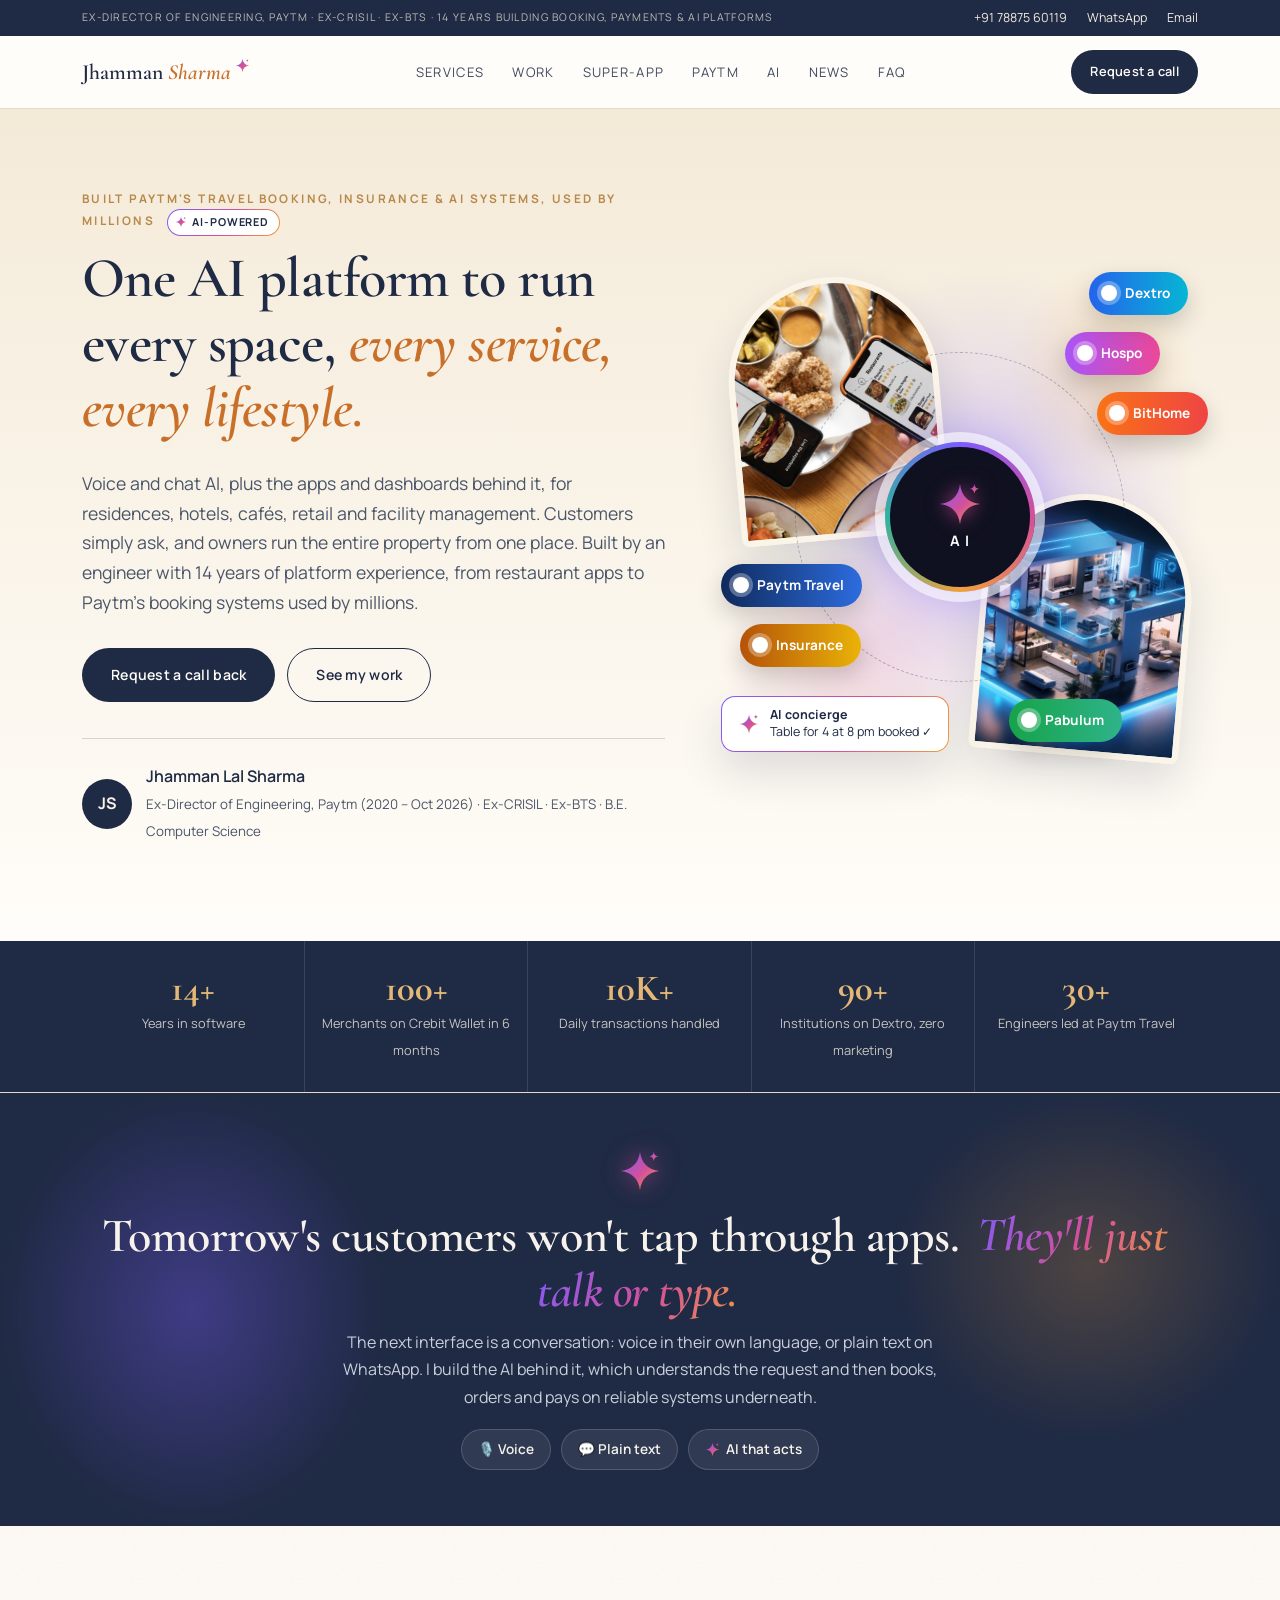
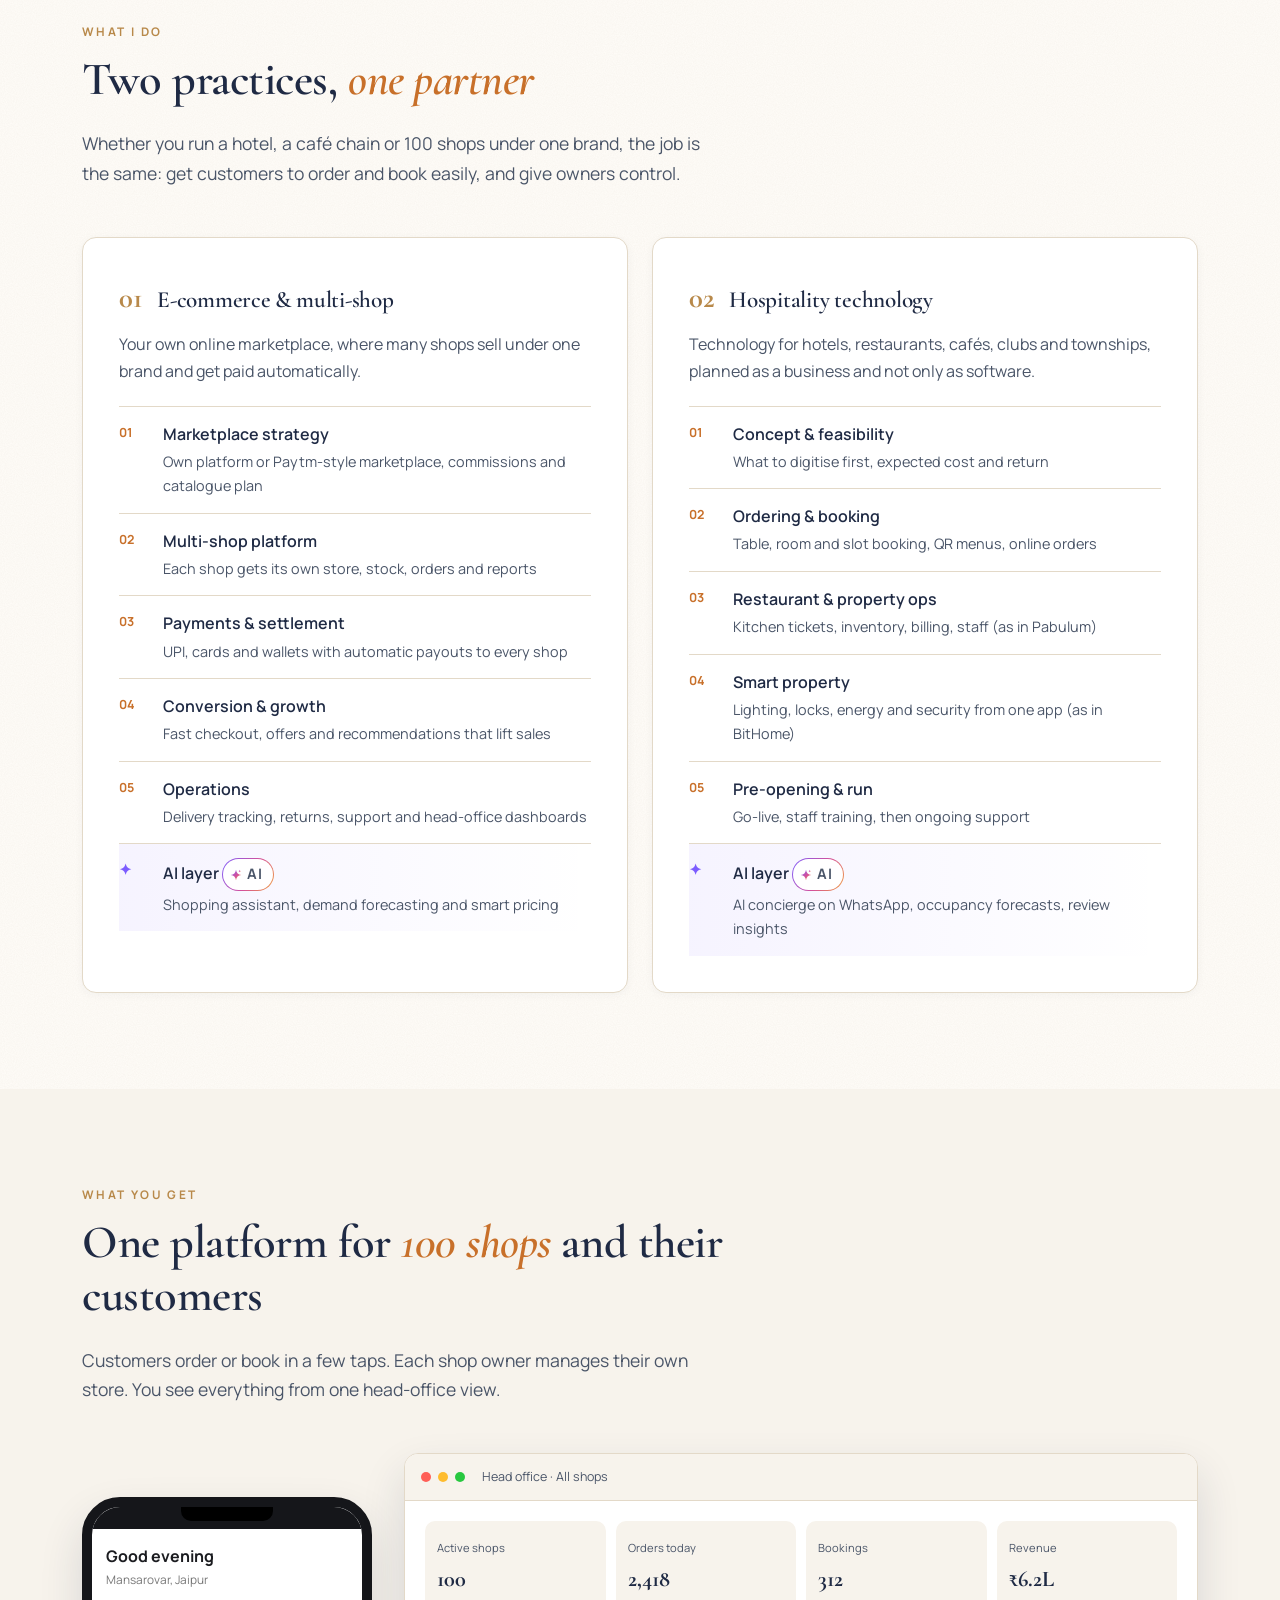
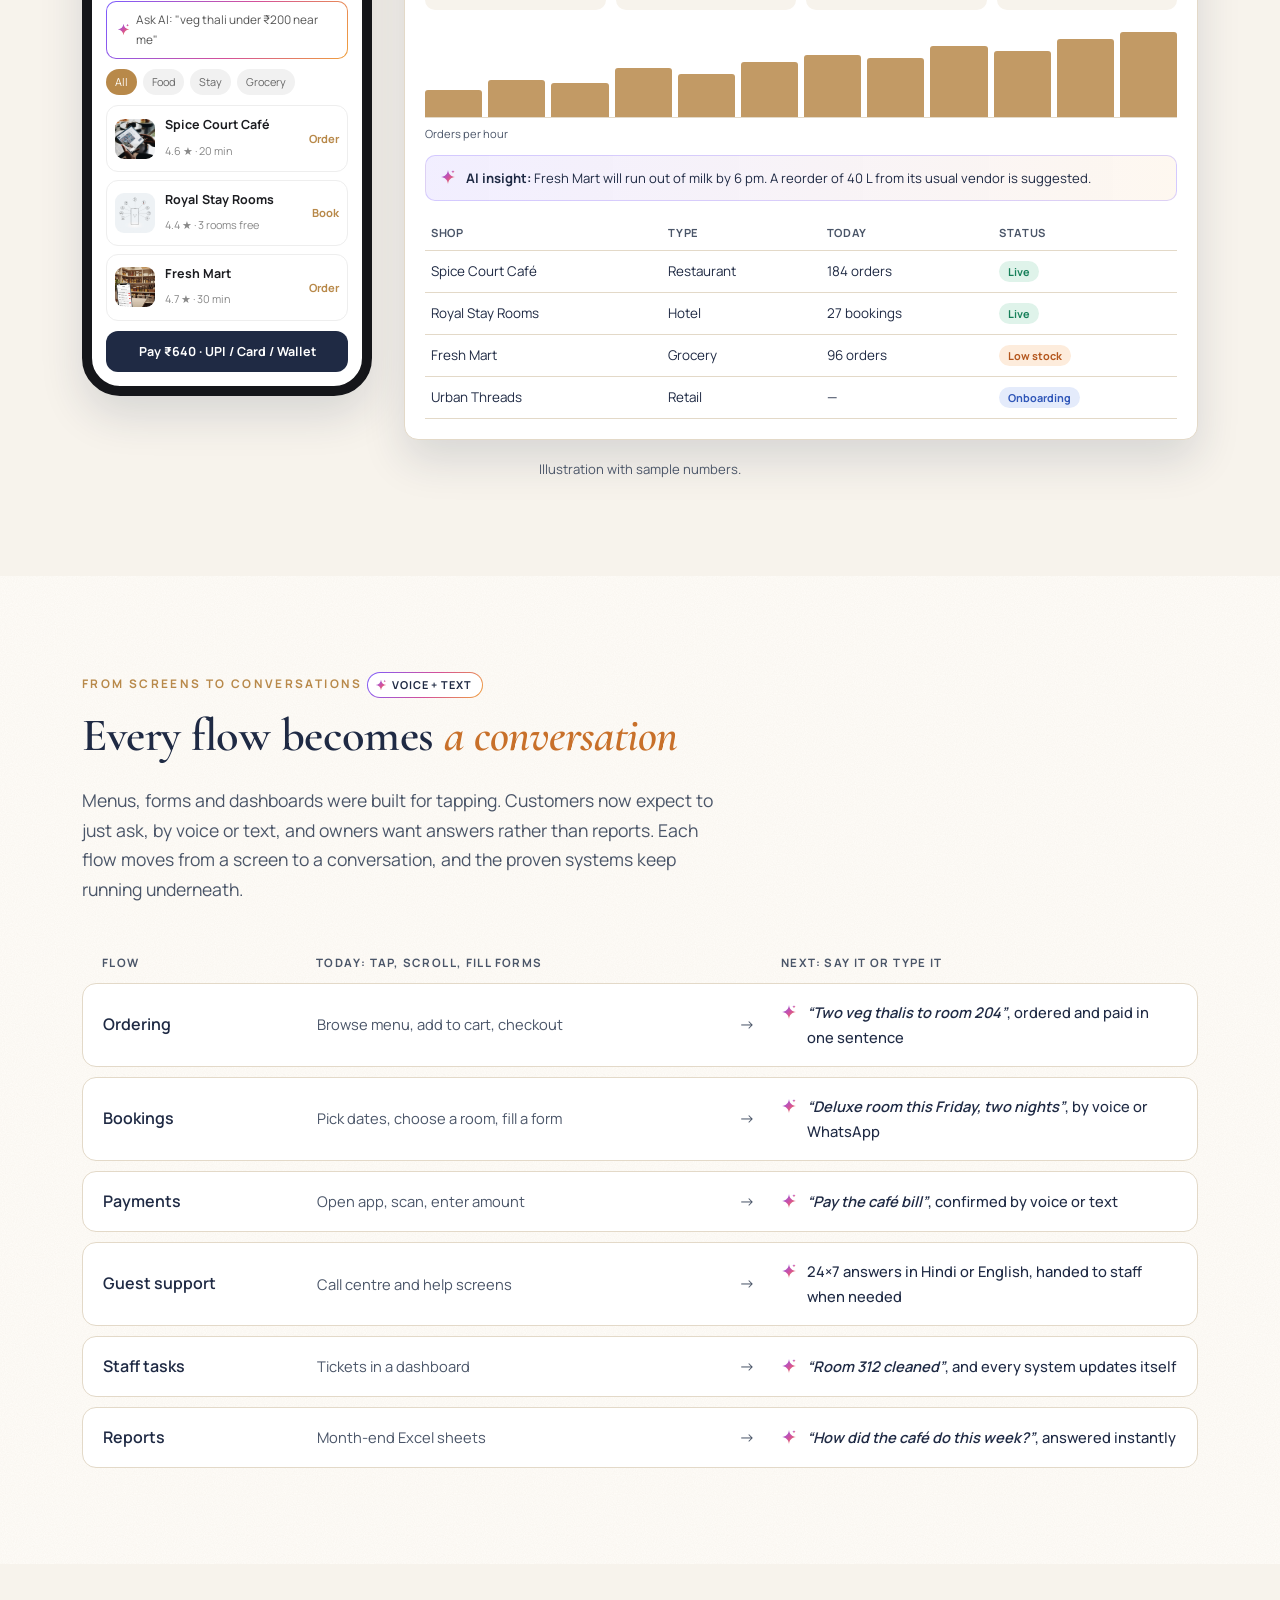
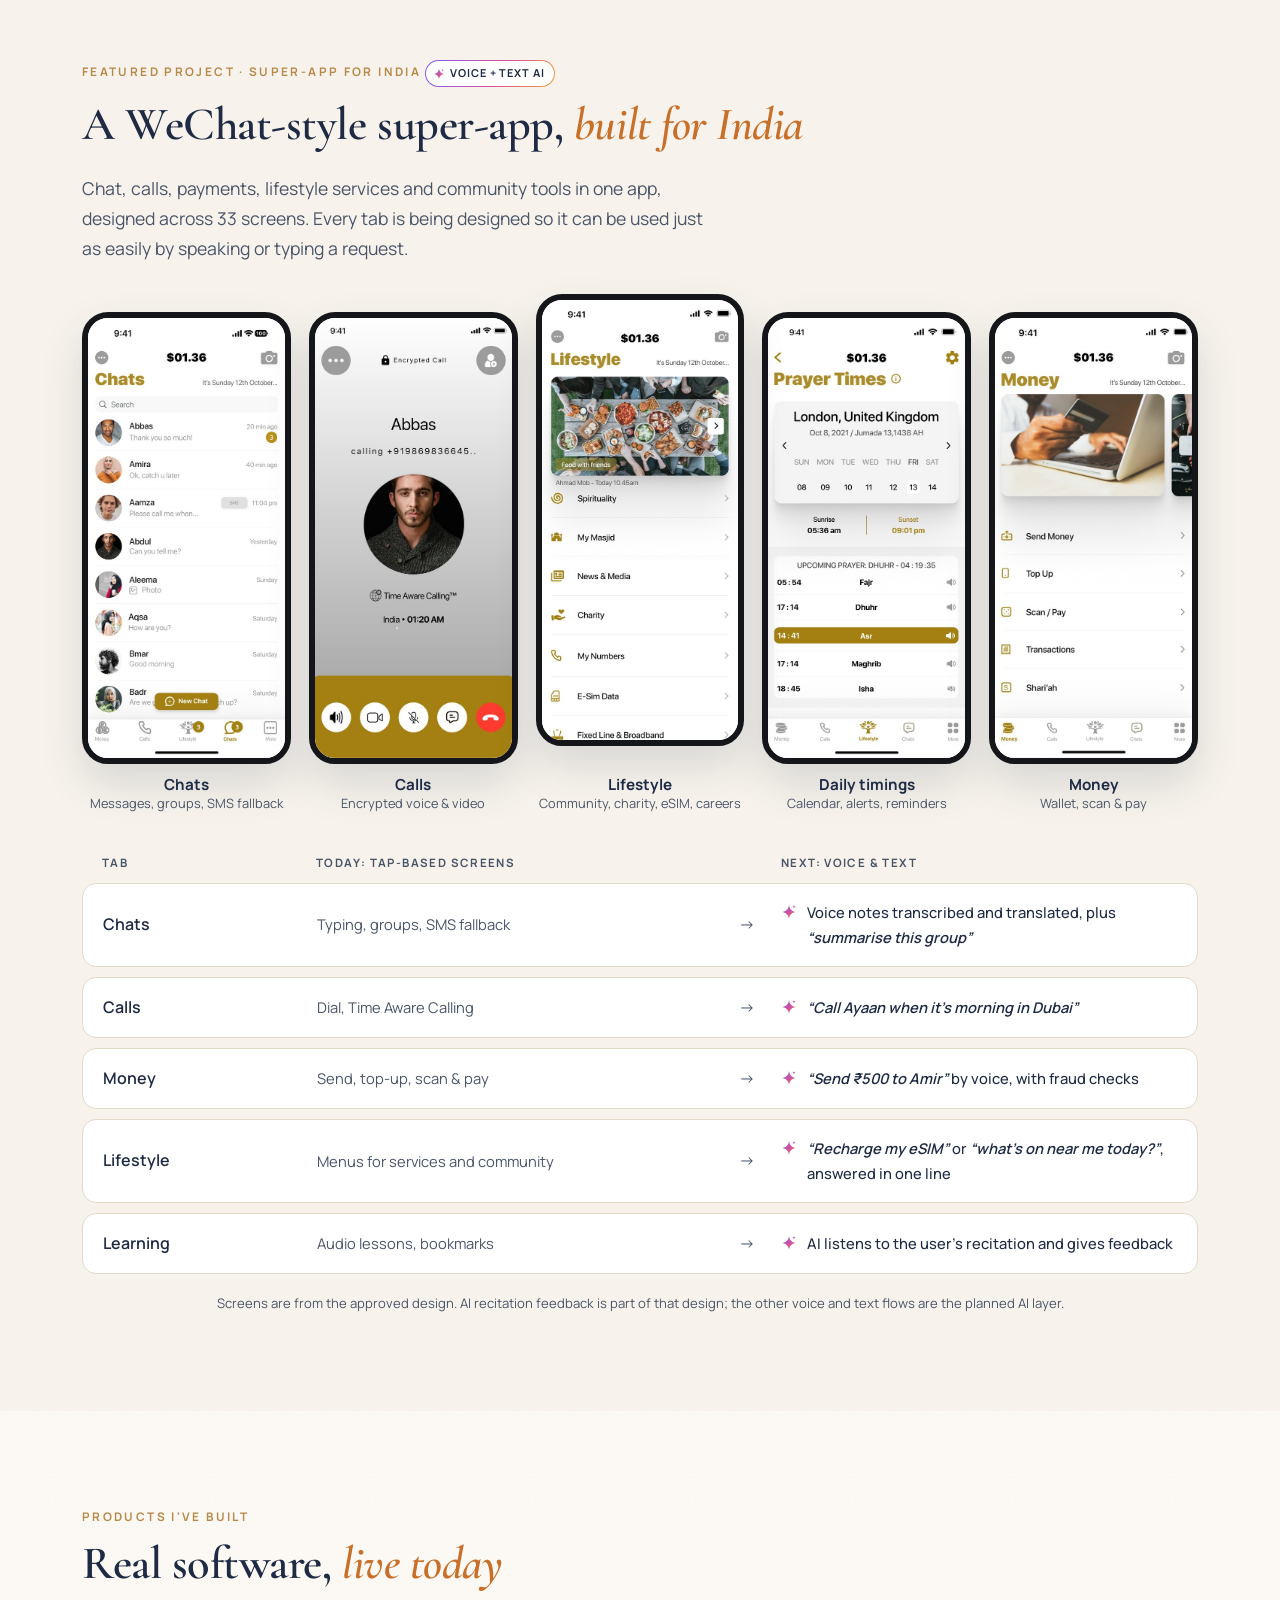
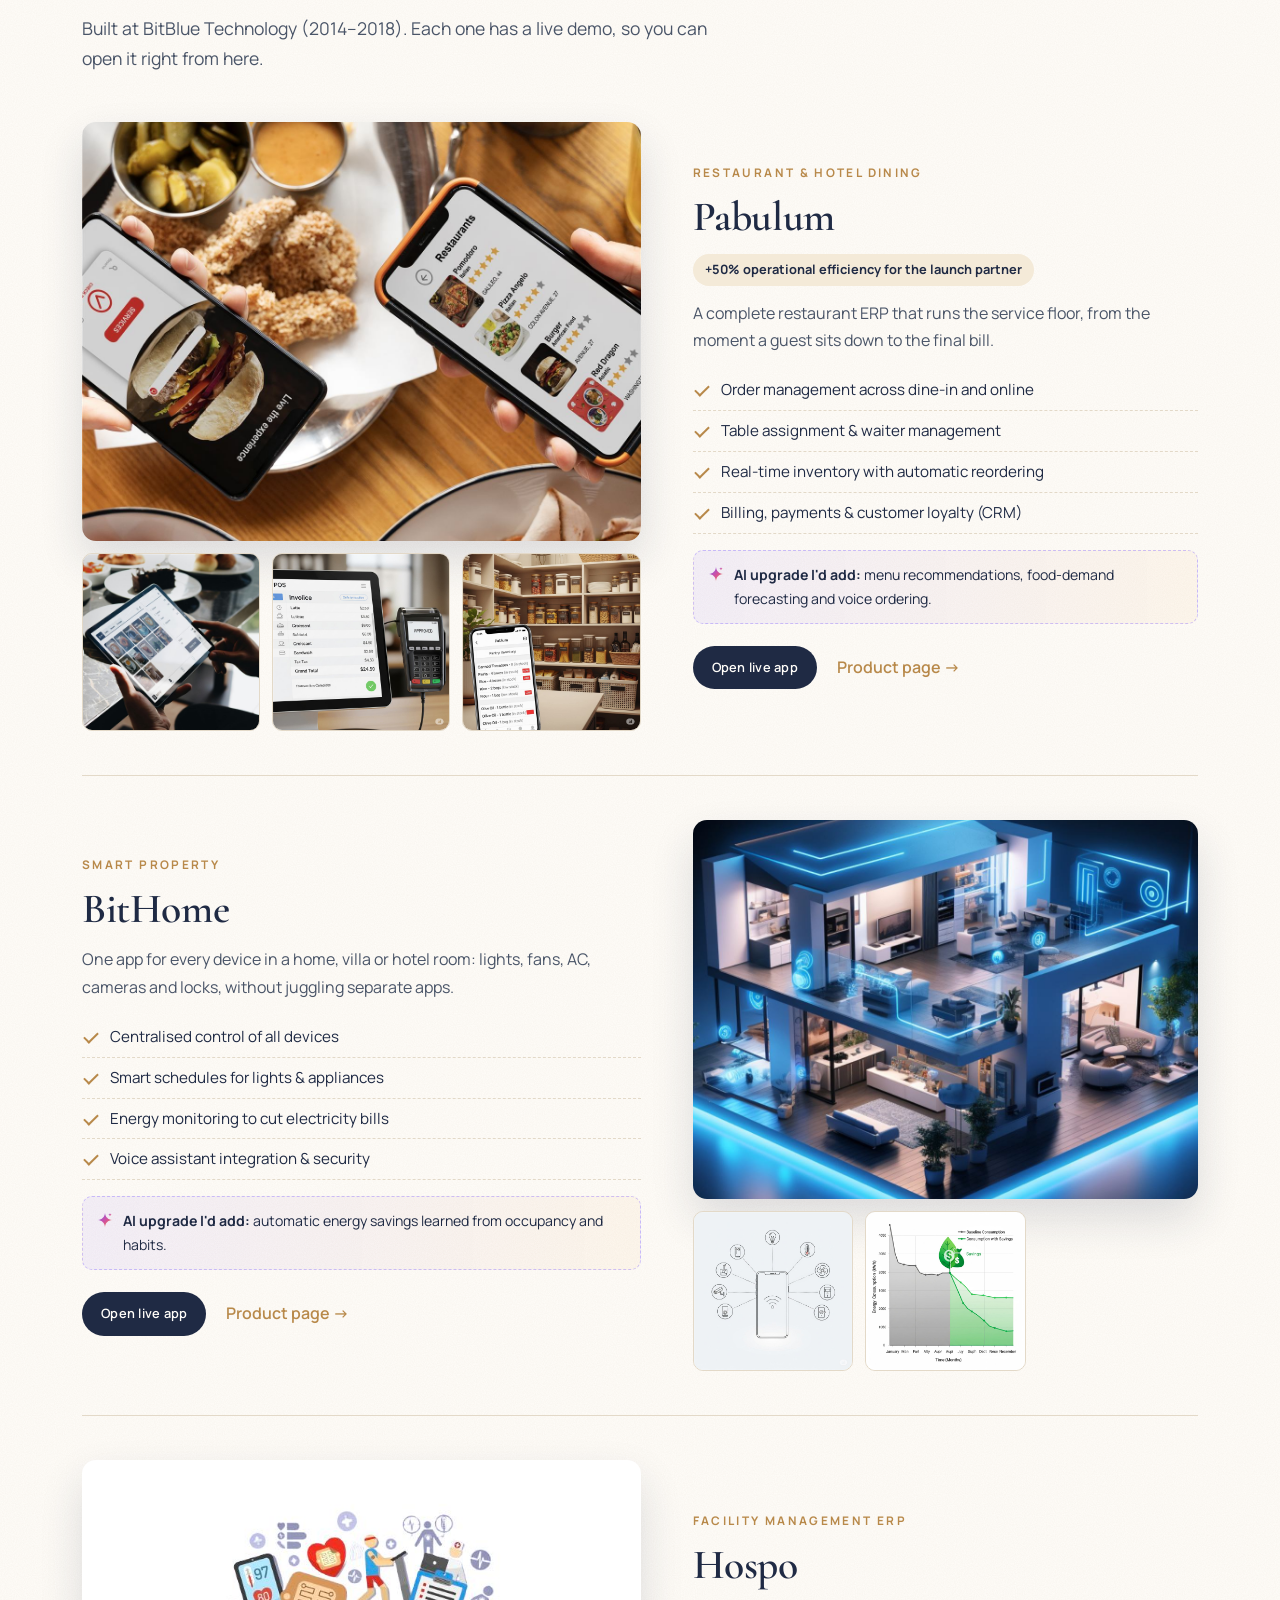
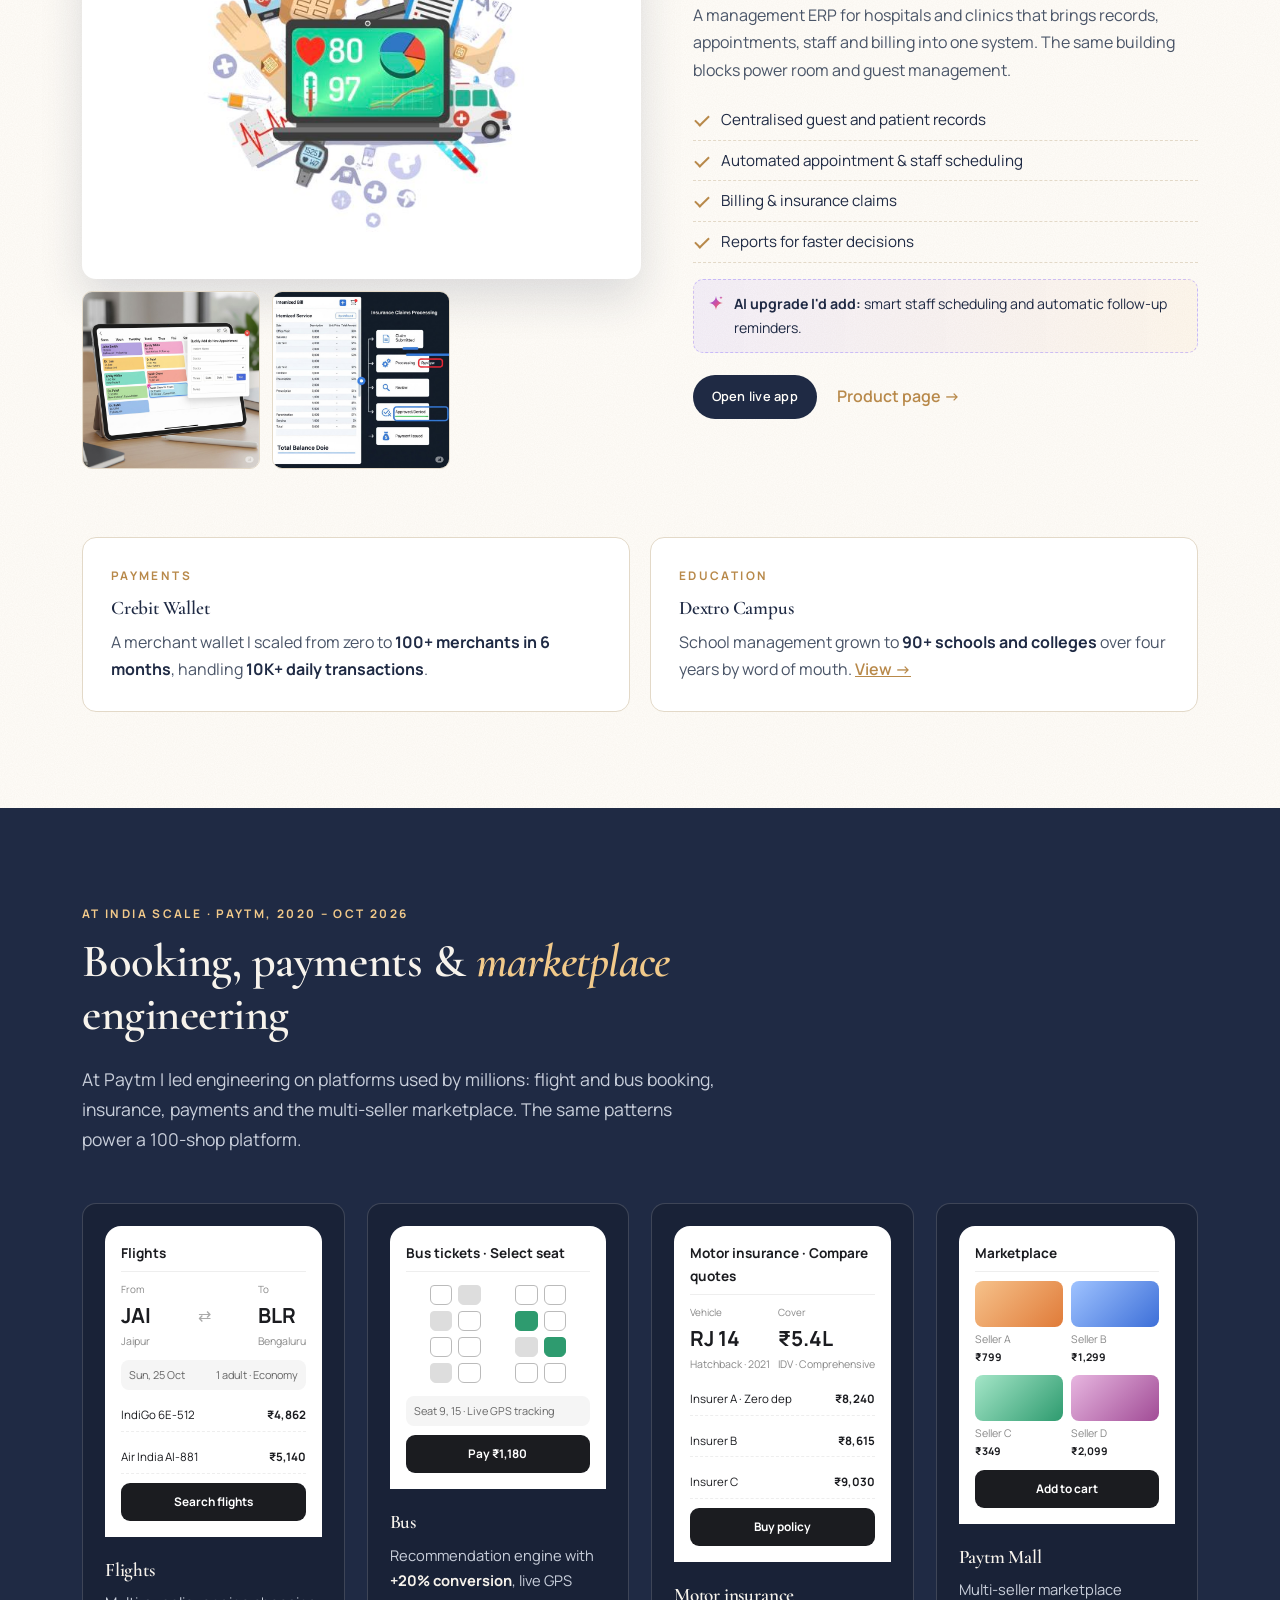
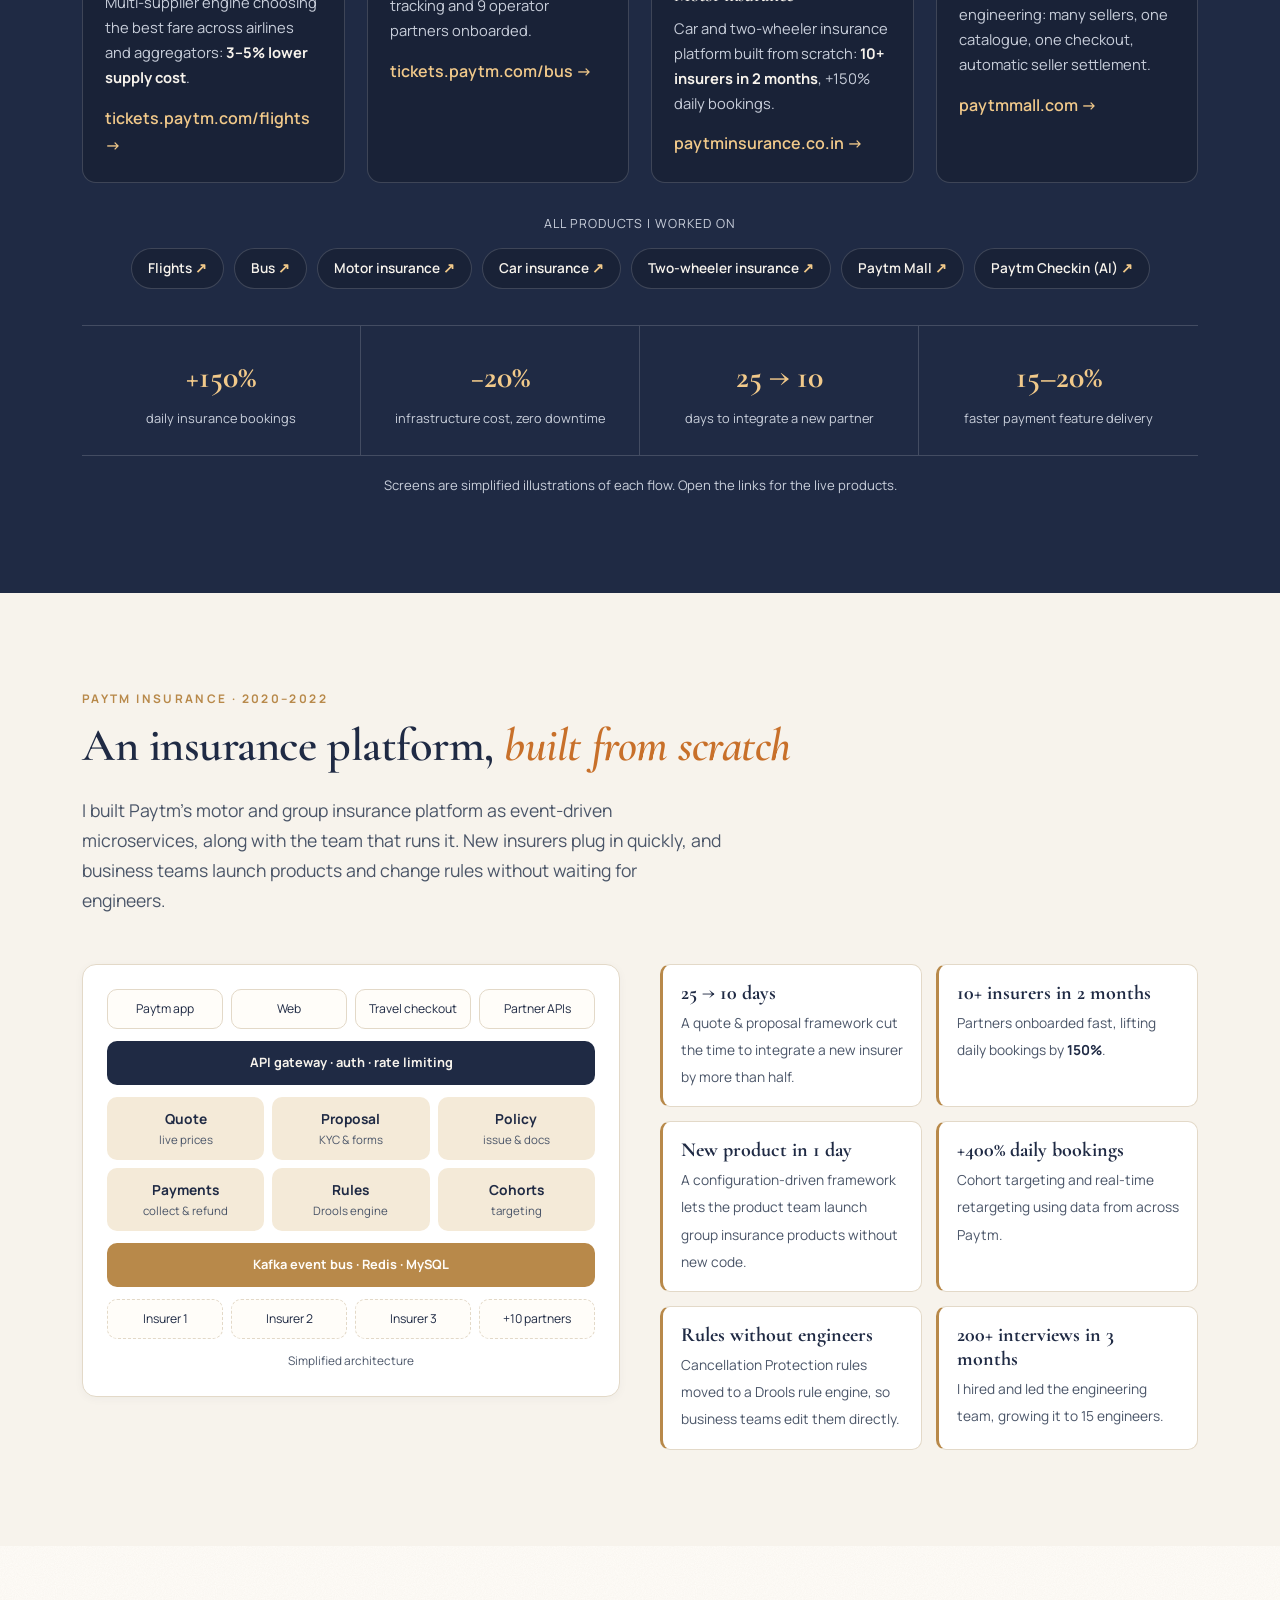
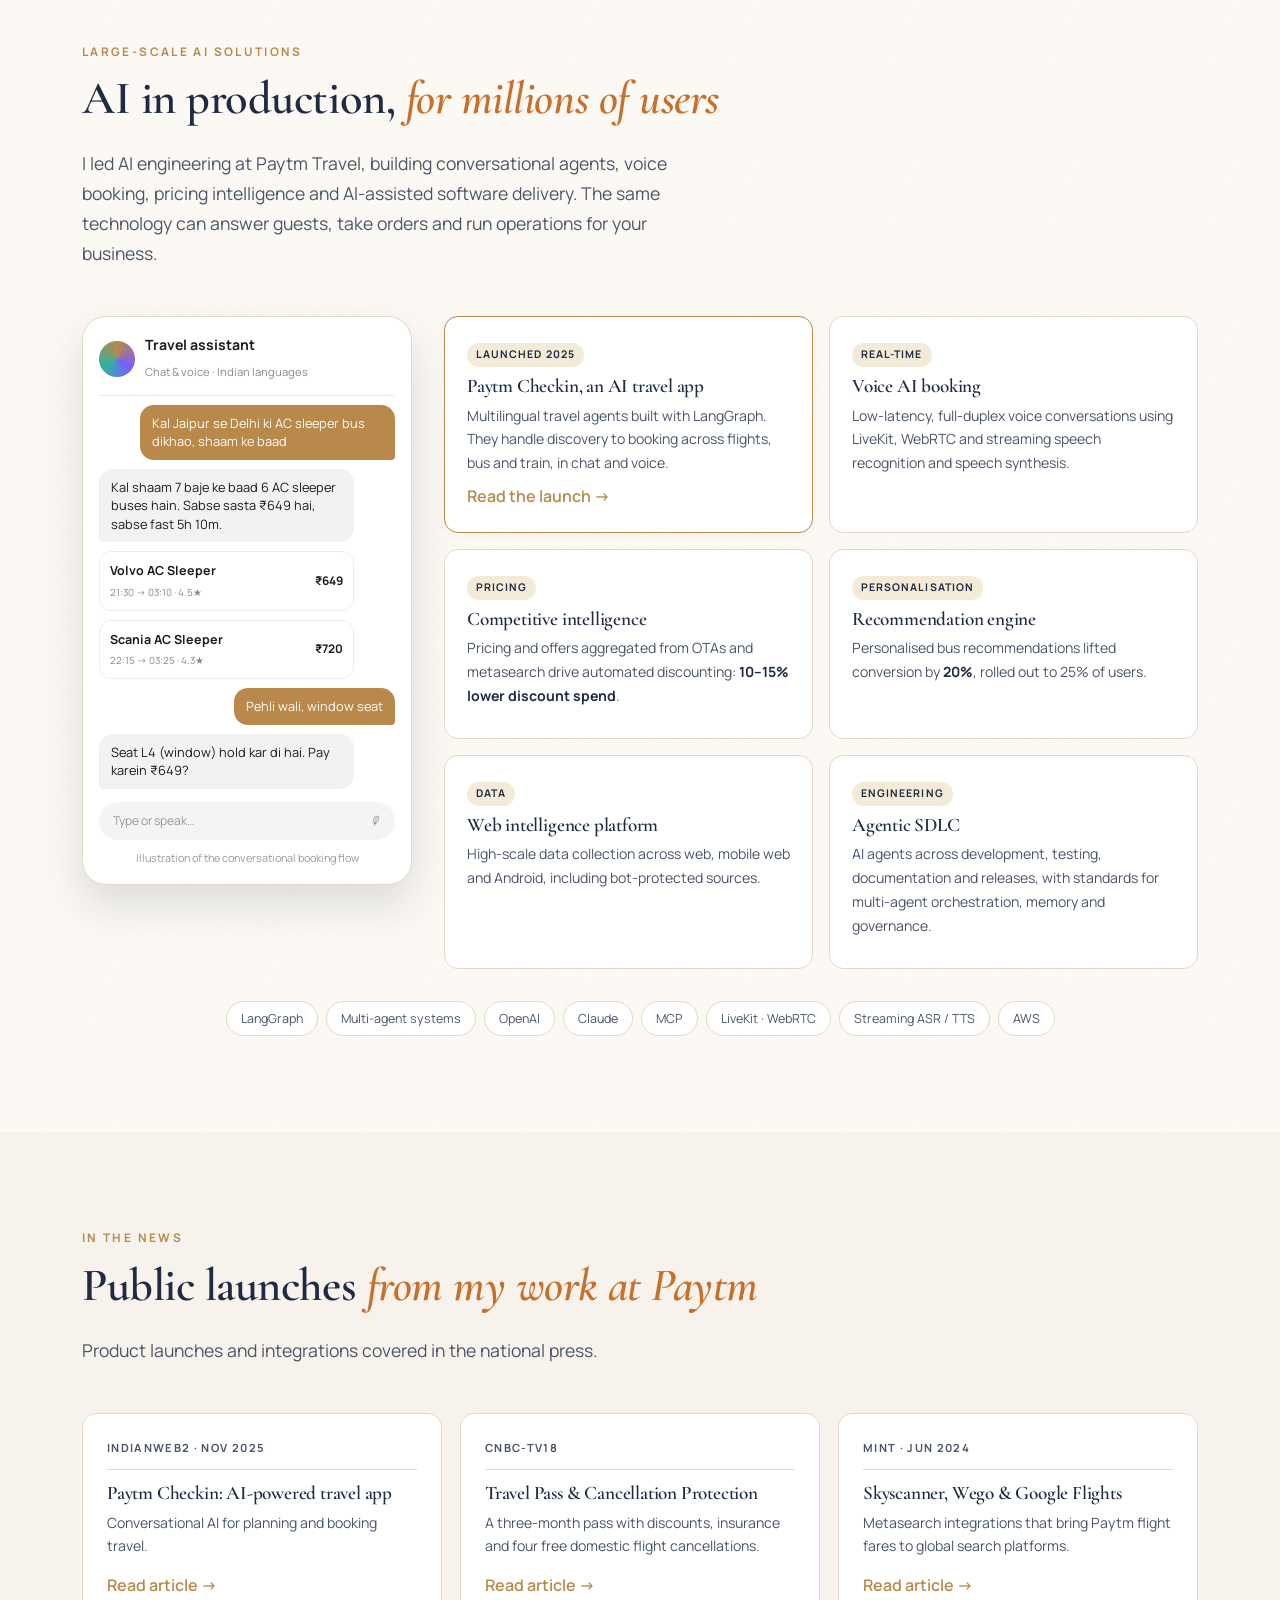
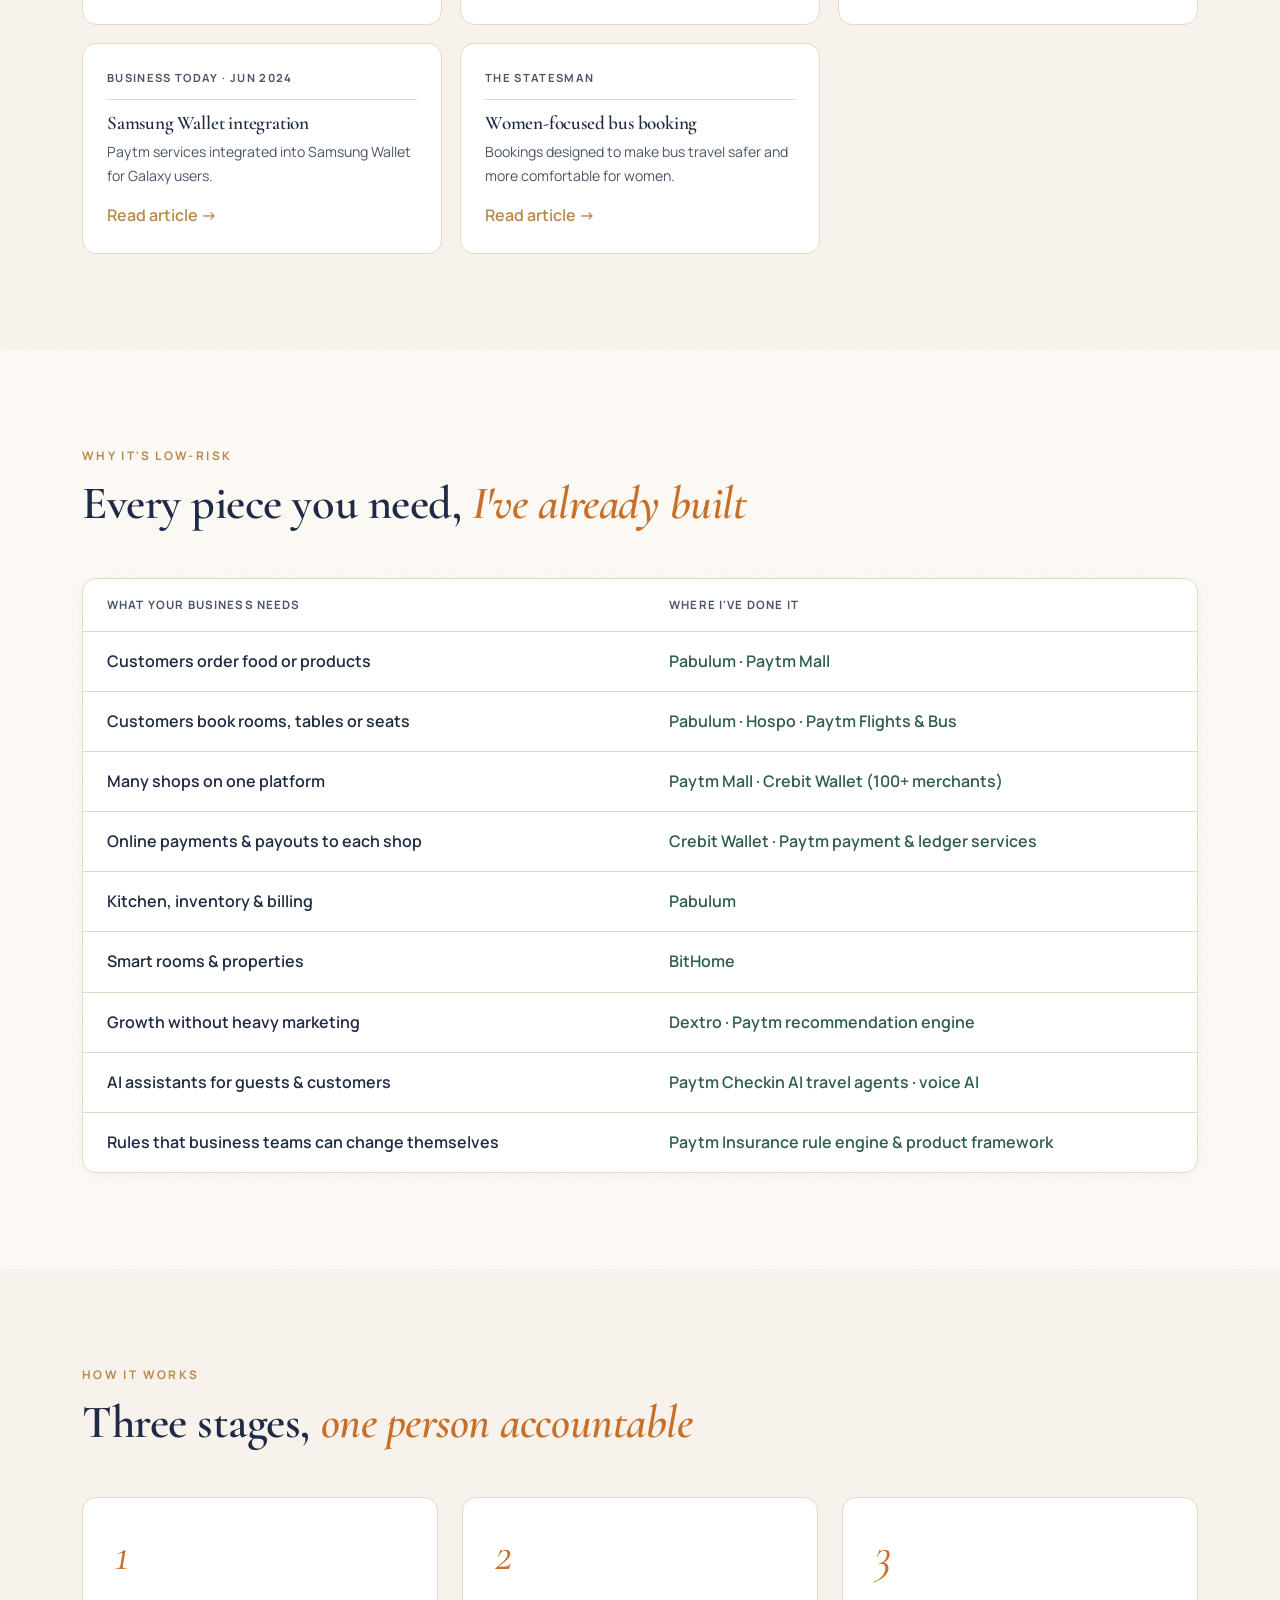
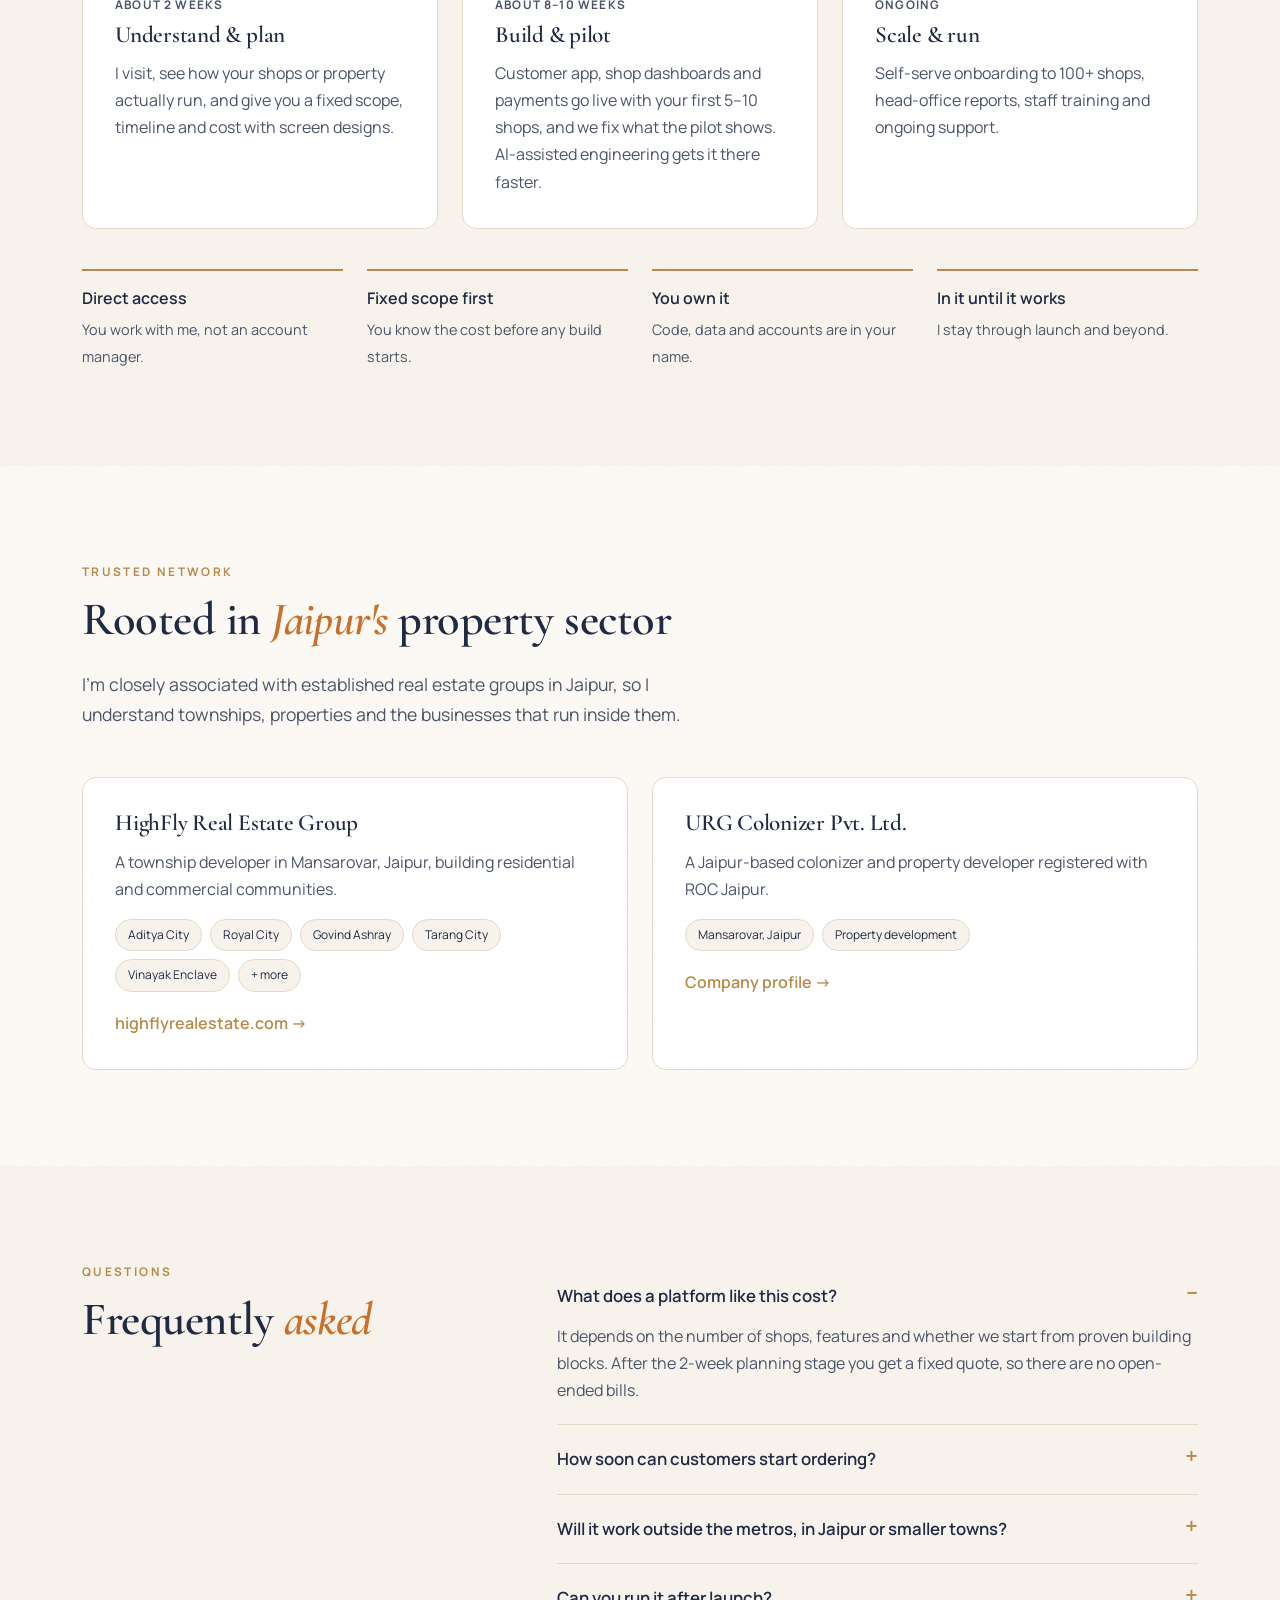
<file: consulting.html>
<!doctype html>
<html lang="en">
<head>
<meta charset="utf-8">
<meta name="viewport" content="width=device-width, initial-scale=1">
<title>Jhamman Sharma — Consulting</title>
<meta name="description" content="Jhamman Lal Sharma: hospitality and e-commerce technology consultant. Ordering, booking and multi-shop platforms.">
<link rel="preconnect" href="https://fonts.googleapis.com">
<link rel="preconnect" href="https://fonts.gstatic.com" crossorigin>
<link href="https://fonts.googleapis.com/css2?family=Cormorant+Garamond:ital,wght@0,500;0,600;0,700;1,600&family=Manrope:wght@400;500;600;700&display=swap" rel="stylesheet">
<style>
/* Shared layout. Each theme file sets the variables below and may add overrides. */
*{box-sizing:border-box}
html{scroll-behavior:smooth}
body{margin:0;background:var(--bg);color:var(--ink);font-family:var(--body);font-weight:var(--body-weight,400);font-size:16px;line-height:1.7;-webkit-font-smoothing:antialiased}
img{max-width:100%;display:block}
a{color:inherit}
h1,h2,h3,h4{font-family:var(--head);font-weight:var(--head-weight,600);line-height:1.15;margin:0 0 .5em;letter-spacing:var(--head-spacing,-.01em)}
h1{font-size:clamp(2.4rem,6vw,4.4rem)}
h2{font-size:clamp(1.9rem,4vw,2.9rem)}
h3{font-size:1.45rem}
h4{font-size:1.2rem}
h1 em,h2 em{font-family:var(--em-font);font-style:var(--em-style,italic);font-weight:var(--em-weight,inherit);color:var(--em-color);font-size:var(--em-size,1em)}
p{margin:0 0 1em}
.wrap{max-width:1180px;margin:0 auto;padding:0 16px}
@media (min-width:760px){.wrap{padding:0 32px}}
.eyebrow,.kicker{font-size:.74rem;font-weight:700;letter-spacing:.2em;text-transform:uppercase;color:var(--accent);margin-bottom:.9em}
.lead{font-size:1.1rem;color:var(--muted);max-width:640px}
.note{font-size:.82rem;color:var(--muted);text-align:center;margin:18px 0 0}
.txt{font-weight:600;color:var(--accent);text-decoration:none}
.txt:hover{text-decoration:underline}
.scroll-x{overflow-x:auto}

/* buttons */
.btn{display:inline-block;padding:14px 28px;border-radius:var(--btn-radius);font-family:var(--body);font-weight:600;font-size:.88rem;letter-spacing:var(--btn-spacing,.02em);text-transform:var(--btn-transform,none);text-decoration:none;border:1px solid transparent;cursor:pointer;transition:transform .2s,background .2s,color .2s}
.btn:hover{transform:translateY(-1px)}
.btn-primary{background:var(--btn-bg,var(--accent));color:var(--accent-ink);border-color:transparent}
.btn-line{background:transparent;color:var(--hero-ink);border-color:var(--hero-line)}
.btn-sm{padding:10px 18px;font-size:.8rem}

/* top bar + header */
.topbar{background:var(--topbar-bg);color:var(--topbar-ink);font-size:.78rem}
.topbar-in{display:flex;justify-content:space-between;align-items:center;min-height:36px;gap:12px}
.topbar-note{letter-spacing:.12em;text-transform:uppercase;font-size:.66rem;opacity:.75}
.topbar-links{display:flex;gap:20px}
.topbar-links a{text-decoration:none}
.topbar-links a:hover{color:var(--accent)}
@media (max-width:760px){.topbar-note{display:none}.topbar-links{width:100%;justify-content:space-between}}
.header{position:sticky;top:0;z-index:30;background:var(--header-bg);border-bottom:1px solid var(--header-line);backdrop-filter:blur(10px)}
.header-in{display:flex;align-items:center;justify-content:space-between;height:72px;gap:16px}
.logo{font-family:var(--head);font-size:1.35rem;font-weight:var(--head-weight,600);text-decoration:none;color:var(--header-ink)}
.logo span{font-family:var(--em-font);font-style:var(--em-style,italic);color:var(--em-color)}
.nav{display:flex;gap:28px}
.nav a{text-decoration:none;color:var(--header-ink);font-size:.82rem;letter-spacing:.1em;text-transform:uppercase;opacity:.85}
.nav a:hover{color:var(--accent);opacity:1}
@media (max-width:900px){.nav{display:none}}

/* hero */
.hero{background:var(--hero-bg);color:var(--hero-ink);padding:80px 0 96px;position:relative;overflow:hidden}
.hero .lead{color:var(--hero-muted)}
.hero-grid{display:grid;grid-template-columns:1.1fr .9fr;gap:56px;align-items:center}
@media (max-width:900px){.hero-grid{grid-template-columns:1fr}.hero{padding:56px 0 64px}}
.ctas{display:flex;gap:12px;flex-wrap:wrap;margin:30px 0 36px}
.hero-who{display:flex;align-items:center;gap:14px;padding-top:24px;border-top:1px solid var(--hero-line)}
.hero-who b{display:block;font-weight:600}
.hero-who small{color:var(--hero-muted)}
.avatar{width:50px;height:50px;border-radius:50%;display:grid;place-items:center;font-weight:700;background:var(--accent);color:var(--accent-ink);flex:none}
.hero-art{position:relative;min-height:440px}
.frame{margin:0;position:absolute;overflow:hidden;border-radius:var(--radius-lg);box-shadow:var(--shadow)}
.frame img{width:100%;height:100%;object-fit:cover}
.frame-a{top:0;left:0;width:68%;height:78%}
.frame-b{bottom:0;right:0;width:52%;height:56%;border:6px solid var(--hero-bg)}
.hero-badge{position:absolute;left:4%;bottom:6%;background:var(--accent);color:var(--accent-ink);padding:16px 20px;border-radius:var(--radius);display:flex;gap:12px;align-items:center;box-shadow:var(--shadow)}
.hero-badge b{font-family:var(--head);font-size:2.2rem;line-height:1}
.hero-badge span{font-size:.78rem;line-height:1.3;font-weight:600}
@media (max-width:900px){.hero-art{min-height:340px}}

/* stats */
.stats-strip{background:var(--strip-bg);color:var(--strip-ink);border-bottom:1px solid var(--line)}
.stats{display:grid;grid-template-columns:repeat(5,1fr)}
.stat{padding:28px 16px;text-align:center;border-right:1px solid var(--strip-line)}
.stat:last-child{border-right:0}
.stat b{display:block;font-family:var(--head);font-size:2.3rem;line-height:1.1;color:var(--strip-num)}
.stat span{font-size:.8rem;opacity:.8}
@media (max-width:800px){.stats{grid-template-columns:repeat(2,1fr)}.stat{border-bottom:1px solid var(--strip-line)}.stat:last-child{grid-column:1/-1}}

/* sections */
.sec{padding:96px 0}
@media (max-width:760px){.sec{padding:64px 0}}
.sec-alt{background:var(--bg-alt)}
.sec-head{margin-bottom:48px;max-width:760px}
.sec-dark{background:var(--dark);color:var(--dark-ink)}
.sec-dark .lead,.sec-dark .note{color:var(--dark-muted)}
.sec-dark h2 em{color:var(--dark-em,var(--em-color))}

/* practices */
.practices{display:grid;grid-template-columns:1fr 1fr;gap:24px}
@media (max-width:860px){.practices{grid-template-columns:1fr}}
.practice{background:var(--card);border:1px solid var(--line);border-radius:var(--radius-lg);padding:36px;box-shadow:var(--shadow-soft)}
.practice-top{display:flex;align-items:baseline;gap:14px;margin-bottom:6px}
.practice-top .kicker{font-family:var(--head);font-size:1.8rem;letter-spacing:0;margin:0}
.practice>p{color:var(--muted)}
.steps{list-style:none;padding:0;margin:20px 0 0;counter-reset:s}
.steps li{display:grid;gap:2px;padding:14px 0 14px 44px;border-top:1px solid var(--line);position:relative;counter-increment:s}
.steps li::before{content:counter(s,decimal-leading-zero);position:absolute;left:0;top:15px;font-size:.78rem;font-weight:700;color:var(--accent)}
.steps b{font-weight:600}
.steps span{font-size:.9rem;color:var(--muted)}

/* platform mockup */
.showcase{display:grid;grid-template-columns:290px 1fr;gap:32px;align-items:center}
@media (max-width:900px){.showcase{grid-template-columns:1fr}}
.phone{width:100%;max-width:290px;margin:0 auto;border:10px solid #15161a;border-radius:38px;background:#fff;color:#1b1c20;overflow:hidden;box-shadow:var(--shadow)}
.phone-notch{height:22px;background:#15161a;display:flex;justify-content:center}
.phone-notch i{width:92px;height:14px;background:#000;border-radius:0 0 10px 10px}
.phone-screen{padding:14px;font-family:var(--body)}
.p-title{font-weight:700}
.p-sub{font-size:.74rem;color:#777}
.p-search{margin:10px 0;padding:8px 10px;border-radius:10px;background:#f1f1f1;font-size:.76rem;color:#888}
.p-chips{display:flex;gap:6px;margin-bottom:10px}
.p-chips span{font-size:.68rem;padding:4px 9px;border-radius:999px;background:#f1f1f1;color:#666}
.p-chips .on{background:var(--accent);color:var(--accent-ink)}
.p-shop{display:flex;gap:10px;align-items:center;padding:8px;border:1px solid #eee;border-radius:12px;margin-bottom:8px}
.p-shop img{width:40px;height:40px;border-radius:9px;object-fit:cover}
.p-shop b{display:block;font-size:.78rem}
.p-shop small{font-size:.68rem;color:#888}
.p-shop em{margin-left:auto;font-style:normal;font-size:.7rem;font-weight:700;color:var(--accent)}
.p-pay{margin-top:10px;padding:10px;border-radius:12px;background:#1b1c20;color:#fff;font-size:.78rem;font-weight:700;text-align:center}
.dash{background:var(--card);border:1px solid var(--line);border-radius:var(--radius-lg);overflow:hidden;box-shadow:var(--shadow)}
.dash-bar{display:flex;align-items:center;gap:7px;padding:12px 16px;background:var(--bg-alt);border-bottom:1px solid var(--line)}
.dash-bar i{width:10px;height:10px;border-radius:50%;background:#ff5f57}
.dash-bar i:nth-child(2){background:#febc2e}.dash-bar i:nth-child(3){background:#28c840}
.dash-bar span{margin-left:10px;font-size:.78rem;color:var(--muted)}
.dash-body{padding:20px}
.kpis{display:grid;grid-template-columns:repeat(4,1fr);gap:10px}
.kpis div{padding:12px;border-radius:var(--radius);background:var(--bg-alt)}
.kpis small{font-size:.7rem;color:var(--muted)}
.kpis b{display:block;font-family:var(--head);font-size:1.4rem}
@media (max-width:560px){.kpis{grid-template-columns:repeat(2,1fr)}}
.bars{display:flex;align-items:flex-end;gap:6px;height:90px;margin-top:18px;border-bottom:1px solid var(--line)}
.bars i{flex:1;background:var(--accent);border-radius:3px 3px 0 0;opacity:.85}
.bars-l{font-size:.7rem;color:var(--muted);margin:6px 0 12px}
.dash table{width:100%;border-collapse:collapse;font-size:.84rem}
.dash th{text-align:left;font-size:.7rem;text-transform:uppercase;letter-spacing:.06em;color:var(--muted);padding:8px 6px;border-bottom:1px solid var(--line)}
.dash td{padding:9px 6px;border-bottom:1px solid var(--line);white-space:nowrap}
.tag{font-size:.68rem;font-weight:700;padding:3px 9px;border-radius:999px}
.tag.ok{background:#dff3ea;color:#17805a}.tag.warn{background:#fdecdc;color:#b4561c}.tag.new{background:#e4ebfb;color:#2f56b8}

/* products */
.product{display:grid;grid-template-columns:1.05fr .95fr;gap:52px;align-items:center;padding:44px 0;border-top:1px solid var(--line)}
.product:first-of-type{border-top:0;padding-top:0}
.product.flip .product-media{order:2}
@media (max-width:900px){.product{grid-template-columns:1fr;gap:28px}.product.flip .product-media{order:0}}
.product-media .main{width:100%;aspect-ratio:4/3;object-fit:cover;border-radius:var(--radius-lg);box-shadow:var(--shadow)}
.product-media .main.contain{object-fit:contain;background:#fff;padding:20px}
.thumbs{display:grid;grid-template-columns:repeat(3,1fr);gap:12px;margin-top:12px}
.thumbs img{width:100%;aspect-ratio:1;object-fit:cover;border-radius:var(--radius);border:1px solid var(--line)}
.product-copy h3{font-size:2.3rem;margin-bottom:.3em}
.product-copy>p{color:var(--muted)}
.metric{display:inline-block;font-size:.8rem;font-weight:700;padding:5px 12px;border-radius:var(--btn-radius);background:var(--metric-bg);color:var(--metric-ink);margin-bottom:14px}
.ticks{list-style:none;padding:0;margin:0 0 24px}
.ticks li{padding:7px 0 7px 28px;position:relative;border-bottom:1px dashed var(--line);font-size:.95rem}
.ticks li::before{content:"";position:absolute;left:2px;top:15px;width:12px;height:6px;border-left:2px solid var(--accent);border-bottom:2px solid var(--accent);transform:rotate(-45deg)}
.links{display:flex;gap:20px;align-items:center;flex-wrap:wrap}
.minis{display:grid;grid-template-columns:1fr 1fr;gap:20px;margin-top:24px}
@media (max-width:760px){.minis{grid-template-columns:1fr}}
.mini{background:var(--card);border:1px solid var(--line);border-radius:var(--radius-lg);padding:28px}
.mini:only-child{grid-column:1/-1}
.mini p{color:var(--muted);margin:0}
.mini b{color:var(--ink)}
.mini a{color:var(--accent);font-weight:600}

/* paytm */
.paytm-grid{display:grid;grid-template-columns:repeat(4,1fr);gap:22px}
@media (max-width:1100px){.paytm-grid{grid-template-columns:1fr 1fr}}
@media (max-width:640px){.paytm-grid{grid-template-columns:1fr}}
.pcard{display:flex;flex-direction:column;text-decoration:none;background:var(--dark-card);border:1px solid var(--dark-line);border-radius:var(--radius-lg);overflow:hidden;transition:transform .25s}
.pcard:hover{transform:translateY(-4px)}
.mock{margin:22px 22px 0;background:#fff;color:#1b1c20;border-radius:16px 16px 0 0;padding:16px;font-family:var(--body);min-height:220px;display:flex;flex-direction:column;gap:9px}
.m-head{font-weight:700;font-size:.85rem;padding-bottom:6px;border-bottom:1px solid #eee}
.m-row{display:flex;justify-content:space-between;align-items:center}
.m-row small{display:block;font-size:.62rem;color:#888}
.m-row b{font-size:1.3rem}
.m-row span{display:block;font-size:.66rem;color:#888}
.m-arrow{color:#aaa}
.m-line{display:flex;justify-content:space-between;font-size:.68rem;color:#666;background:#f5f5f5;padding:6px 8px;border-radius:8px}
.m-fare{display:flex;justify-content:space-between;font-size:.72rem;padding:6px 0;border-bottom:1px dashed #eee}
.m-btn{margin-top:auto;background:#1b1c20;color:#fff;text-align:center;font-size:.74rem;font-weight:700;padding:9px;border-radius:9px}
.seats{display:grid;grid-template-columns:repeat(5,1fr);gap:6px;padding:4px 24px}
.seats i{height:20px;border:1.5px solid #bbb;border-radius:4px 4px 6px 6px}
.seats i.t{background:#ddd;border-color:#ddd}
.seats i.s{background:#2e9b6f;border-color:#2e9b6f}
.m-prods{display:grid;grid-template-columns:1fr 1fr;gap:8px}
.m-prods div{font-size:.66rem;display:grid}
.m-prods i{height:46px;border-radius:8px;margin-bottom:4px}
.m-prods span{color:#888}
.pcard-copy{padding:22px;color:var(--dark-ink)}
.pcard-copy p{color:var(--dark-muted);font-size:.92rem}
.pcard-copy b{color:var(--dark-ink)}
.pcard-copy .txt{color:var(--dark-em,var(--accent))}
.plinks{display:flex;flex-wrap:wrap;align-items:center;justify-content:center;gap:10px;margin-top:30px}
.plinks-title{width:100%;text-align:center;font-size:.78rem;letter-spacing:.08em;text-transform:uppercase;color:var(--dark-muted);margin-bottom:4px}
.plinks a{font-size:.85rem;font-weight:600;padding:8px 16px;border-radius:999px;text-decoration:none;color:var(--dark-ink);background:var(--dark-card);border:1px solid var(--dark-line);transition:border-color .2s,color .2s}
.plinks a::after{content:" ↗";color:var(--dark-em,var(--accent))}
.plinks a:hover{border-color:var(--dark-em,var(--accent));color:var(--dark-em,var(--accent))}
.paytm-metrics{display:grid;grid-template-columns:repeat(4,1fr);margin-top:36px;border-top:1px solid var(--dark-line);border-bottom:1px solid var(--dark-line)}
.paytm-metrics div{padding:24px 12px;text-align:center;border-right:1px solid var(--dark-line)}
.paytm-metrics div:last-child{border-right:0}
.paytm-metrics b{display:block;font-family:var(--head);font-size:2rem;color:var(--dark-em,var(--accent))}
.paytm-metrics span{font-size:.8rem;color:var(--dark-muted)}
@media (max-width:760px){.paytm-metrics{grid-template-columns:1fr 1fr}.paytm-metrics div{border-bottom:1px solid var(--dark-line)}}

/* capability map */
.map{background:var(--card);border:1px solid var(--line);border-radius:var(--radius-lg);box-shadow:var(--shadow-soft)}
.map table{width:100%;border-collapse:collapse;min-width:520px}
.map th{text-align:left;font-size:.72rem;text-transform:uppercase;letter-spacing:.1em;color:var(--muted);padding:16px 24px;border-bottom:1px solid var(--line)}
.map td{padding:16px 24px;border-bottom:1px solid var(--line)}
.map tr:last-child td{border-bottom:0}
.map td:first-child{font-weight:600}
.map td:last-child{color:var(--accent)}

/* process */
.process{display:grid;grid-template-columns:repeat(3,1fr);gap:24px}
@media (max-width:860px){.process{grid-template-columns:1fr}}
.pstep{background:var(--card);border:1px solid var(--line);border-radius:var(--radius-lg);padding:32px;position:relative}
.pstep .num{font-family:var(--head);font-size:3rem;line-height:1;color:var(--accent);display:block;margin-bottom:12px}
.pstep small{font-size:.74rem;font-weight:700;letter-spacing:.1em;text-transform:uppercase;color:var(--muted)}
.pstep h3{margin-top:4px}
.pstep p{color:var(--muted);margin:0}
.promises{display:grid;grid-template-columns:repeat(4,1fr);gap:24px;margin-top:40px}
@media (max-width:860px){.promises{grid-template-columns:1fr 1fr}}
.promises div{border-top:2px solid var(--accent);padding-top:14px}
.promises b{display:block;font-weight:600;margin-bottom:4px}
.promises span{font-size:.9rem;color:var(--muted)}

/* network */
.net{display:grid;grid-template-columns:1fr 1fr;gap:24px}
@media (max-width:760px){.net{grid-template-columns:1fr}}
.net-card{background:var(--card);border:1px solid var(--line);border-radius:var(--radius-lg);padding:32px}
.net-card p{color:var(--muted)}
.pills{display:flex;flex-wrap:wrap;gap:8px;margin-bottom:18px}
.pills span{font-size:.75rem;padding:5px 12px;border-radius:999px;background:var(--bg-alt);border:1px solid var(--line)}

/* faq */
.faq-wrap{display:grid;grid-template-columns:.8fr 1.2fr;gap:48px}
@media (max-width:860px){.faq-wrap{grid-template-columns:1fr;gap:0}}
.faq details{border-bottom:1px solid var(--line);padding:20px 0}
.faq summary{cursor:pointer;font-weight:600;font-size:1.05rem;list-style:none;display:flex;justify-content:space-between;gap:16px}
.faq summary::-webkit-details-marker{display:none}
.faq summary::after{content:"+";color:var(--accent);font-size:1.4rem;line-height:1}
.faq details[open] summary::after{content:"−"}
.faq p{color:var(--muted);margin:12px 0 0}

/* contact */
.contact{background:var(--contact-bg);color:var(--contact-ink)}
.contact .lead{color:var(--contact-muted)}
.contact h2 em{color:var(--dark-em,var(--em-color))}
.contact-grid{display:grid;grid-template-columns:1fr 1fr;gap:56px;align-items:start}
@media (max-width:860px){.contact-grid{grid-template-columns:1fr}}
.contact-lines{display:grid;gap:10px;margin-top:24px}
.contact-lines a{text-decoration:none;font-size:1.05rem;border-bottom:1px solid var(--contact-line);padding-bottom:10px}
.contact-lines a:hover{color:var(--accent)}
.form{background:var(--card);color:var(--ink);border-radius:var(--radius-lg);padding:32px;display:grid;gap:16px;box-shadow:var(--shadow)}
.form label{display:grid;gap:6px;font-size:.8rem;font-weight:600;color:var(--muted)}
.form input,.form select{font:inherit;font-size:.95rem;padding:12px 14px;border:1px solid var(--line);border-radius:var(--radius);background:var(--bg);color:var(--ink)}
.form input:focus,.form select:focus{outline:2px solid var(--accent);outline-offset:1px}
.form small{color:var(--muted);text-align:center}
.form .btn{justify-content:center;text-align:center}
.footer{background:var(--contact-bg);color:var(--contact-muted);font-size:.8rem;text-align:center;padding:24px 0 36px;border-top:1px solid var(--contact-line)}

/* insurance */
.ins{display:grid;grid-template-columns:1fr 1fr;gap:40px;align-items:start}
@media (max-width:900px){.ins{grid-template-columns:1fr}}
.arch-diagram{background:var(--card);border:1px solid var(--line);border-radius:var(--radius-lg);padding:24px;display:grid;gap:12px;box-shadow:var(--shadow-soft)}
.arch-diagram>small{text-align:center;color:var(--muted);font-size:.74rem}
.ad-row{display:grid;grid-template-columns:repeat(4,1fr);gap:8px}
.ad-row span{font-size:.76rem;text-align:center;padding:9px 6px;border-radius:var(--radius);border:1px solid var(--line);background:var(--bg)}
.ad-svc{grid-template-columns:repeat(3,1fr)}
.ad-svc span{background:var(--metric-bg);border-color:transparent;color:var(--ink);font-size:.72rem;color:var(--muted)}
.ad-svc b{display:block;font-size:.86rem;color:var(--metric-ink)}
.ad-gw,.ad-bus{text-align:center;font-size:.8rem;font-weight:700;padding:11px;border-radius:var(--radius);background:var(--dark);color:var(--dark-ink);position:relative}
.ad-bus{background:var(--accent);color:var(--accent-ink)}
.ad-ins span{border-style:dashed}
.ins-points{display:grid;grid-template-columns:1fr 1fr;gap:14px}
@media (max-width:560px){.ins-points{grid-template-columns:1fr}}
.ip{background:var(--card);border:1px solid var(--line);border-left:3px solid var(--accent);border-radius:var(--radius);padding:16px 18px}
.ip b{display:block;font-family:var(--head);font-size:1.25rem;line-height:1.2;margin-bottom:4px}
.ip span{font-size:.86rem;color:var(--muted)}
.ip strong{color:var(--ink)}

/* ai */
.ai-top{display:grid;grid-template-columns:330px 1fr;gap:32px;align-items:start}
@media (max-width:960px){.ai-top{grid-template-columns:1fr}}
.chat{background:#fff;color:#1b1c20;border-radius:24px;border:1px solid var(--line);padding:16px;display:grid;gap:9px;box-shadow:var(--shadow);font-family:var(--body);max-width:360px;width:100%;margin:0 auto}
.chat-head{display:flex;gap:10px;align-items:center;padding-bottom:10px;border-bottom:1px solid #eee}
.chat-head i{width:36px;height:36px;border-radius:50%;background:conic-gradient(var(--accent),#7c5cff,#2fb3a0,var(--accent))}
.chat-head b{display:block;font-size:.88rem}
.chat-head small{font-size:.7rem;color:#888}
.msg{font-size:.8rem;line-height:1.45;padding:9px 12px;border-radius:14px;max-width:86%}
.msg.me{justify-self:end;background:var(--accent);color:var(--accent-ink);border-bottom-right-radius:4px}
.msg.bot{background:#f2f2f2;border-bottom-left-radius:4px}
.msg-card{display:flex;justify-content:space-between;align-items:center;border:1px solid #eee;border-radius:12px;padding:8px 10px;font-size:.74rem;max-width:86%}
.msg-card b{display:block;font-size:.78rem}
.msg-card small{color:#888}
.msg-card em{font-style:normal;font-weight:700}
.chat-input{display:flex;justify-content:space-between;align-items:center;background:#f4f4f4;border-radius:999px;padding:9px 14px;font-size:.76rem;color:#999;margin-top:4px}
.chat-note{text-align:center;font-size:.68rem;color:#999}
.ai-grid{display:grid;grid-template-columns:repeat(2,1fr);gap:16px}
@media (max-width:640px){.ai-grid{grid-template-columns:1fr}}
.ai-card{display:block;text-decoration:none;background:var(--card);border:1px solid var(--line);border-radius:var(--radius-lg);padding:22px;transition:transform .2s}
a.ai-card{border-color:var(--accent);box-shadow:var(--shadow-soft)}
a.ai-card:hover{transform:translateY(-3px)}
.ai-card h4{margin:8px 0 6px}
.ai-card p{font-size:.88rem;color:var(--muted);margin:0 0 8px}
.ai-card b{color:var(--ink)}
.ai-tag{display:inline-block;font-size:.66rem;font-weight:700;letter-spacing:.1em;text-transform:uppercase;padding:3px 9px;border-radius:999px;background:var(--metric-bg);color:var(--metric-ink)}
.ai-stack{display:flex;flex-wrap:wrap;gap:8px;justify-content:center;margin-top:32px}
.ai-stack span{font-size:.78rem;padding:6px 14px;border-radius:999px;border:1px solid var(--line);background:var(--card);color:var(--muted)}

/* press */
.press{display:grid;grid-template-columns:repeat(3,1fr);gap:18px}
@media (max-width:960px){.press{grid-template-columns:1fr 1fr}}
@media (max-width:600px){.press{grid-template-columns:1fr}}
.pr{display:flex;flex-direction:column;text-decoration:none;background:var(--card);border:1px solid var(--line);border-radius:var(--radius-lg);padding:24px;transition:transform .2s,border-color .2s}
.pr:hover{transform:translateY(-3px);border-color:var(--accent)}
.pr-src{font-size:.7rem;font-weight:700;letter-spacing:.12em;text-transform:uppercase;color:var(--muted);padding-bottom:12px;margin-bottom:12px;border-bottom:1px solid var(--line)}
.pr h4{margin-bottom:6px}
.pr p{font-size:.88rem;color:var(--muted);flex:1}

/* AI touches: sparkle mark, chips, insight rows, traditional-vs-AI table */
:root{--ai-grad:linear-gradient(120deg,#7c5cff,#d4509a 55%,#f0a03c)}
.spark{width:1em;height:1em;vertical-align:-.12em;fill:url(#aiGrad)}
.ai-chip{display:inline-flex;align-items:center;gap:5px;font-size:.68rem;font-weight:700;letter-spacing:.08em;text-transform:uppercase;padding:3px 10px 3px 7px;border-radius:999px;background:var(--card);border:1px solid transparent;background-image:linear-gradient(var(--card),var(--card)),var(--ai-grad);background-origin:border-box;background-clip:padding-box,border-box;color:var(--ink);vertical-align:middle;white-space:nowrap}
.ai-chip .spark{width:12px;height:12px}
.ai-text{background:var(--ai-grad);-webkit-background-clip:text;background-clip:text;color:transparent;font-weight:700}
.hero .ai-chip{margin-left:8px}
.logo .spark{width:.7em;height:.7em;margin-left:4px;vertical-align:.25em}
.hero-ai{position:absolute;top:6%;right:0;display:flex;align-items:center;gap:10px;background:var(--card);color:var(--ink);padding:12px 16px;border-radius:var(--radius);box-shadow:var(--shadow);font-size:.78rem;line-height:1.3;max-width:220px;z-index:2}
.hero-ai .spark{width:28px;height:28px;flex:none}
.hero-ai b{display:block}
.steps li.ai-step{background:linear-gradient(90deg,rgba(124,92,255,.07),transparent)}
.steps li.ai-step::before{content:"✦";color:#7c5cff;font-size:.95rem;top:13px}
.p-ask{display:flex;align-items:center;gap:6px;margin:10px 0;padding:8px 10px;border-radius:10px;font-size:.74rem;color:#555;border:1px solid transparent;background-image:linear-gradient(#fff,#fff),var(--ai-grad);background-origin:border-box;background-clip:padding-box,border-box}
.p-ask .spark{width:13px;height:13px;flex:none}
.ai-insight{display:flex;gap:10px;align-items:flex-start;margin:4px 0 14px;padding:11px 14px;border-radius:var(--radius);font-size:.82rem;background:linear-gradient(90deg,rgba(124,92,255,.10),rgba(240,160,60,.08));border:1px solid rgba(124,92,255,.25);color:var(--ink)}
.ai-insight .spark{width:16px;height:16px;flex:none;margin-top:2px}
.ai-insight b{font-weight:700}
.ai-up{display:flex;gap:10px;align-items:flex-start;font-size:.88rem;padding:12px 14px;border-radius:var(--radius);margin:-8px 0 22px;background:linear-gradient(90deg,rgba(124,92,255,.08),rgba(240,160,60,.06));border:1px dashed rgba(124,92,255,.35)}
.ai-up .spark{width:16px;height:16px;flex:none;margin-top:3px}
.layer{display:grid;gap:10px}
.layer-row{display:grid;grid-template-columns:200px 1fr 40px 1fr;gap:14px;align-items:center;background:var(--card);border:1px solid var(--line);border-radius:var(--radius-lg);padding:16px 20px}
.layer-head{background:none;border:0;padding:0 20px;font-size:.72rem;font-weight:700;letter-spacing:.12em;text-transform:uppercase;color:var(--muted)}
.layer-row>b{font-weight:600}
.layer-row .trad{color:var(--muted);font-size:.92rem}
.layer-row .arrow{text-align:center;color:var(--muted)}
.layer-row .withai{display:flex;gap:10px;align-items:flex-start;font-size:.92rem;font-weight:500}
.layer-row .withai .spark{width:16px;height:16px;flex:none;margin-top:4px}
@media (max-width:800px){.layer-row{grid-template-columns:1fr;gap:6px}.layer-row .arrow{display:none}.layer-head{display:none}.layer-row .trad::before{content:"Today: ";font-weight:700}}

/* hero visual: live platform scene */
.hv{min-height:480px}
.hv-photo{position:absolute;margin:0;top:0;right:0;width:58%;height:62%;border-radius:var(--radius-lg);overflow:hidden;box-shadow:var(--shadow)}
.hv-photo img{width:100%;height:100%;object-fit:cover}
.hv-photo::after{content:"";position:absolute;inset:0;background:linear-gradient(200deg,transparent 40%,rgba(0,0,0,.35))}
.hv-dash{position:absolute;left:0;top:16%;width:64%;background:var(--card);color:var(--ink);border:1px solid var(--line);border-radius:var(--radius-lg);padding:18px 20px;box-shadow:var(--shadow);z-index:2}
.hv-top{display:flex;justify-content:space-between;font-size:.72rem;color:var(--muted)}
.hv-live{color:#17a36b;font-weight:700}
.hv-big{font-family:var(--head);font-size:2.2rem;line-height:1.1;margin:6px 0 2px}
.hv-big small{font-family:var(--body);font-size:.72rem;font-weight:700;color:#17a36b;vertical-align:middle}
.hv-line{width:100%;height:70px;display:block;color:var(--accent)}
.hv-line .area{fill:currentColor;opacity:.12}
.hv-line .ln{fill:none;stroke:currentColor;stroke-width:3;stroke-linecap:round;vector-effect:non-scaling-stroke}
.hv-kpis{display:grid;grid-template-columns:repeat(3,1fr);gap:8px;margin-top:10px;padding-top:12px;border-top:1px solid var(--line)}
.hv-kpis b{display:block;font-family:var(--head);font-size:1.15rem;line-height:1.2}
.hv-kpis small{font-size:.7rem;color:var(--muted)}
.hv-phone{position:absolute;right:4%;bottom:0;width:42%;min-width:200px;background:#fff;color:#1b1c20;border:8px solid #15161a;border-radius:28px;padding:12px;display:grid;gap:7px;box-shadow:var(--shadow);z-index:3;font-family:var(--body)}
.hv-chat-h{display:flex;align-items:center;gap:6px;font-size:.78rem;padding-bottom:6px;border-bottom:1px solid #eee}
.hv-chat-h .spark{width:16px;height:16px}
.hv-msg{font-size:.74rem;line-height:1.4;padding:7px 10px;border-radius:12px;max-width:88%}
.hv-msg.me{justify-self:end;background:var(--accent);color:var(--accent-ink);border-bottom-right-radius:3px}
.hv-msg.bot{background:#f1f1f1;border-bottom-left-radius:3px}
.hv-typing{display:flex;gap:4px;padding:8px 10px;background:#f1f1f1;border-radius:12px;width:max-content}
.hv-typing i{width:6px;height:6px;border-radius:50%;background:#aaa;animation:hvdot 1.2s infinite}
.hv-typing i:nth-child(2){animation-delay:.2s}.hv-typing i:nth-child(3){animation-delay:.4s}
@keyframes hvdot{0%,60%,100%{opacity:.3;transform:none}30%{opacity:1;transform:translateY(-3px)}}
.hv-toast{position:absolute;z-index:4;display:flex;align-items:center;gap:8px;background:var(--card);color:var(--ink);border:1px solid var(--line);border-radius:999px;padding:9px 14px;font-size:.76rem;font-weight:600;box-shadow:var(--shadow);white-space:nowrap;animation:hvfloat 5s ease-in-out infinite}
.hv-toast b{color:var(--accent)}
.hv-toast .spark{width:15px;height:15px}
.hv-toast.t1{top:3%;left:6%}
.hv-toast.t2{top:62%;left:-3%;animation-delay:1.2s}
.hv-toast.t3{bottom:4%;left:8%;animation-delay:2.4s;border:1px solid transparent;background-image:linear-gradient(var(--card),var(--card)),var(--ai-grad);background-origin:border-box;background-clip:padding-box,border-box}
@keyframes hvfloat{0%,100%{transform:translateY(0)}50%{transform:translateY(-6px)}}
@media (prefers-reduced-motion:reduce){.hv-toast,.hv-typing i{animation:none}}
@media (max-width:900px){.hv{min-height:520px}.hv-dash{width:78%}.hv-photo{width:70%}.hv-phone{width:58%}.hv-toast.t2{left:0}}
@media (max-width:480px){.hv-dash{width:92%}.hv-phone{width:66%;min-width:0}.hv-toast{font-size:.7rem}}
.hero h1{font-size:clamp(2.2rem,4.4vw,3.7rem)}
.hv-spaces{display:flex;flex-wrap:wrap;gap:5px;margin:10px 0 4px}
.hv-spaces span{font-size:.64rem;font-weight:600;padding:3px 8px;border-radius:999px;background:var(--bg-alt);color:var(--muted)}
.hv-spaces .on{background:var(--accent);color:var(--accent-ink)}
.hv-toast.t4{top:14%;right:-2%;animation-delay:3.4s}
.hv-photo::after{background:linear-gradient(200deg,transparent 50%,rgba(0,0,0,.25))}
@media (max-width:900px){.hv-toast.t4{display:none}}
.hv-dash{width:60%}

/* hero visual: AI core with orbiting products (BitBlue-inspired) */
.orbit{min-height:500px;isolation:isolate}
.ob-glow{position:absolute;inset:-10%;z-index:-1;background:radial-gradient(circle at 55% 45%,rgba(124,92,255,.28),transparent 45%),radial-gradient(circle at 30% 75%,rgba(212,80,154,.22),transparent 40%),radial-gradient(circle at 80% 20%,rgba(240,160,60,.22),transparent 40%);filter:blur(10px)}
.ob-photo{position:absolute;margin:0;overflow:hidden;border-radius:var(--radius-lg);box-shadow:var(--shadow);border:6px solid var(--card)}
.ob-photo img{width:100%;height:100%;object-fit:cover}
.ob-p1{top:2%;left:2%;width:44%;aspect-ratio:4/5;transform:rotate(-5deg)}
.ob-p2{bottom:2%;right:2%;width:44%;aspect-ratio:4/5;transform:rotate(5deg)}
.ob-ring{position:absolute;left:50%;top:50%;width:330px;height:330px;margin:-165px 0 0 -165px;border-radius:50%;border:1.5px dashed color-mix(in srgb,var(--hero-ink) 30%,transparent);animation:obspin 40s linear infinite}
.ob-core{position:absolute;left:50%;top:50%;width:150px;height:150px;margin:-75px 0 0 -75px;border-radius:50%;padding:5px;background:conic-gradient(from 0deg,#7c5cff,#d4509a,#f0a03c,#2fb3a0,#7c5cff);box-shadow:0 0 0 10px color-mix(in srgb,var(--card) 60%,transparent),0 0 60px rgba(124,92,255,.55);animation:obspin 8s linear infinite;z-index:3}
.ob-core-in{width:100%;height:100%;border-radius:50%;background:#0f1020;display:grid;place-items:center;align-content:center;gap:2px;animation:obspin 8s linear infinite reverse}
.ob-core-in .spark{width:46px;height:46px;filter:drop-shadow(0 0 10px rgba(212,80,154,.8))}
.ob-core-in b{color:#fff;font-family:var(--body);font-size:.9rem;letter-spacing:.3em;padding-left:.3em}
.ob-pill{position:absolute;z-index:4;display:inline-flex;align-items:center;gap:8px;padding:10px 18px 10px 12px;border-radius:999px;color:#fff;font-family:var(--body);font-weight:700;font-size:.85rem;text-decoration:none;box-shadow:0 10px 24px rgba(0,0,0,.18);animation:hvfloat 5s ease-in-out infinite;white-space:nowrap}
.ob-pill i{width:16px;height:16px;border-radius:50%;background:#fff;box-shadow:0 0 0 4px rgba(255,255,255,.3)}
.ob-pill:hover{text-decoration:none;filter:brightness(1.08)}
.ob-pill.c1{background:linear-gradient(90deg,#16a34a,#2fb38a);top:36%;left:-2%}
.ob-pill.c2{background:linear-gradient(90deg,#a855f7,#ec4899);top:6%;left:46%;animation-delay:.8s}
.ob-pill.c3{background:linear-gradient(90deg,#f97316,#ef4444);top:24%;right:-3%;animation-delay:1.6s}
.ob-pill.c4{background:linear-gradient(90deg,#2563eb,#06b6d4);bottom:30%;left:6%;animation-delay:2.4s}
.ob-pill.c5{background:linear-gradient(90deg,#0f2a5c,#2d6cdf);bottom:8%;left:26%;animation-delay:3.2s}
.ob-pill.c6{background:linear-gradient(90deg,#b45309,#eab308);top:58%;right:-1%;animation-delay:4s}
.ob-chat{position:absolute;z-index:5;left:50%;bottom:-2%;transform:translateX(-80%);display:flex;gap:10px;align-items:center;background:var(--card);color:var(--ink);padding:10px 16px;border-radius:14px;box-shadow:var(--shadow);font-size:.78rem;line-height:1.35;border:1px solid transparent;background-image:linear-gradient(var(--card),var(--card)),var(--ai-grad);background-origin:border-box;background-clip:padding-box,border-box;white-space:nowrap}
.ob-chat .spark{width:22px;height:22px;flex:none}
.ob-chat b{display:block}
@keyframes obspin{to{transform:rotate(360deg)}}
@media (prefers-reduced-motion:reduce){.ob-ring,.ob-core,.ob-core-in,.ob-pill{animation:none}}
@media (max-width:900px){.orbit{min-height:460px}.ob-ring{width:260px;height:260px;margin:-130px 0 0 -130px}.ob-core{width:120px;height:120px;margin:-60px 0 0 -60px}.ob-pill{font-size:.76rem;padding:8px 14px 8px 10px}.ob-pill.c1{left:0}.ob-pill.c3,.ob-pill.c6{right:0}.ob-chat{bottom:0}}
.ob-glow{inset:0;filter:none;background:radial-gradient(closest-side at 55% 48%,rgba(124,92,255,.26),transparent),radial-gradient(closest-side at 28% 78%,rgba(212,80,154,.18),transparent),radial-gradient(closest-side at 80% 22%,rgba(240,160,60,.18),transparent)}
@media (max-width:900px){.orbit{min-height:520px}.ob-pill.c5{bottom:15%;left:4%}.ob-chat{bottom:-1%;left:auto;right:4%;transform:none}}

/* highlight band */
.hl-band{background:var(--dark);color:var(--dark-ink);padding:56px 0;position:relative;overflow:hidden}
.hl-band::before{content:"";position:absolute;inset:0;background:radial-gradient(closest-side at 15% 50%,rgba(124,92,255,.35),transparent),radial-gradient(closest-side at 85% 40%,rgba(240,160,60,.22),transparent)}
.hl-in{position:relative;text-align:center;display:grid;justify-items:center;gap:10px}
.hl-mark .spark{width:44px;height:44px;filter:drop-shadow(0 0 12px rgba(212,80,154,.7))}
.hl-line{font-family:var(--head);font-weight:var(--head-weight,600);font-size:clamp(1.8rem,4vw,3rem);line-height:1.15;margin:0;letter-spacing:var(--head-spacing,-.01em)}
.hl-line em{font-family:var(--em-font);font-style:var(--em-style,italic);background:var(--ai-grad);-webkit-background-clip:text;background-clip:text;color:transparent;padding-right:.08em}
.hl-sub{color:var(--dark-muted);max-width:640px;margin:0}

/* featured super-app project */
.superapp-screens{display:grid;grid-template-columns:repeat(5,1fr);gap:18px;align-items:end;margin-bottom:40px}
.superapp-screens figure{margin:0;display:grid;gap:10px}
.superapp-screens img{width:100%;aspect-ratio:540/1169;object-fit:cover;object-position:top;border-radius:26px;border:6px solid #15161a;box-shadow:var(--shadow);background:#fff}
.superapp-screens .mid img{transform:translateY(-18px)}
.superapp-screens figcaption{font-size:.8rem;color:var(--muted);text-align:center;line-height:1.4}
.superapp-screens figcaption b{display:block;color:var(--ink);font-size:.95rem}
@media (max-width:900px){.superapp-screens{grid-template-columns:repeat(3,1fr)}.superapp-screens .mid img{transform:none}}
@media (max-width:560px){.superapp-screens{grid-template-columns:repeat(2,1fr)}}

.hl-modes{display:flex;flex-wrap:wrap;gap:10px;justify-content:center;margin-top:8px}
.hl-modes span{display:inline-flex;align-items:center;gap:6px;font-size:.85rem;font-weight:600;padding:8px 16px;border-radius:999px;background:rgba(255,255,255,.08);border:1px solid var(--dark-line)}
.hl-modes .spark{width:15px;height:15px}
.layer-row q{font-style:italic;font-weight:600}
.hl-line em{padding:.05em .25em .15em .15em;-webkit-box-decoration-break:clone;box-decoration-break:clone}
/* Paytm Checkin showcase inside the dark Paytm section */
.checkin{display:grid;grid-template-columns:1fr 1.4fr;gap:48px;align-items:center;margin:0 0 56px}
@media (max-width:900px){.checkin{grid-template-columns:1fr;gap:32px}}
.checkin-copy .kicker{color:var(--dark-em,var(--accent))}
.checkin-copy h3{color:var(--dark-ink);font-size:2rem;margin:6px 0 12px}
.checkin-copy p{color:var(--dark-muted)}
.checkin-copy .ticks li{color:var(--dark-ink);border-bottom-color:var(--dark-line)}
.checkin-copy .ticks li::before{border-color:var(--dark-em,var(--accent))}
.checkin-copy .txt{color:var(--dark-em,var(--accent))}
.checkin-phones{grid-template-columns:repeat(3,1fr);margin-bottom:0;padding-top:18px}
.checkin-phones img{aspect-ratio:390/844}
.sec-dark .superapp-screens figcaption{color:var(--dark-muted)}
.sec-dark .superapp-screens figcaption b{color:var(--dark-ink)}
@media (max-width:900px){.checkin-phones{grid-template-columns:repeat(3,1fr)}.checkin-phones .mid img{transform:translateY(-18px)}}
@media (max-width:560px){.checkin-phones{gap:10px}.checkin-phones img{border-width:4px;border-radius:18px}.checkin-phones figcaption{font-size:.7rem}}
.ins-phones{max-width:780px;margin:0 auto 48px}
.ob-screen img{object-position:top;background:#eef0fb;padding-top:16%;box-sizing:border-box}
/* Orbit labels: Paytm labels stack on the left under the Checkin screen, BitBlue labels stack top-right, Pabulum sits on its photo */
.ob-pill.c4{top:1%;right:2%;left:auto;bottom:auto}
.ob-pill.c2{top:13%;right:8%;left:auto;bottom:auto}
.ob-pill.c3{top:25%;right:-2%;left:auto;bottom:auto}
.ob-pill.c1{bottom:5%;right:16%;top:auto;left:auto}
.ob-pill.c5{bottom:32%;left:0;top:auto;right:auto}
.ob-pill.c6{bottom:20%;left:4%;top:auto;right:auto}
.ob-chat{bottom:3%;left:0;right:auto;transform:none}
@media (max-width:900px){
  .ob-pill.c4{top:0;right:0}
  .ob-pill.c2{top:10%;right:4%}
  .ob-pill.c3{top:20%;right:0}
  .ob-pill.c1{bottom:19%;right:0}
  .ob-pill.c5{bottom:33%;left:0}
  .ob-pill.c6{bottom:22%;left:0}
  .ob-chat{bottom:2%;left:0;right:auto}
}

/* Product wall: tilted, two-row marquee of real screens */
.wall{position:relative;overflow:hidden;padding:96px 0 24px;background:var(--bg-alt);isolation:isolate}
.wall::before{content:"";position:absolute;inset:0;z-index:-1;background:radial-gradient(closest-side at 18% 30%,rgba(124,92,255,.22),transparent),radial-gradient(closest-side at 82% 70%,rgba(212,80,154,.18),transparent),radial-gradient(closest-side at 60% 20%,rgba(240,160,60,.16),transparent)}
.wall-head{text-align:center}
.wall-head h2{max-width:920px;margin:14px auto 0;font-size:clamp(1.7rem,3.4vw,2.9rem);line-height:1.15}
.wall-head h2 em{background:var(--ai-grad);-webkit-background-clip:text;background-clip:text;color:transparent}
.wall-stage{perspective:1800px;margin-top:28px;height:920px;-webkit-mask-image:linear-gradient(90deg,transparent,#000 8%,#000 92%,transparent);mask-image:linear-gradient(90deg,transparent,#000 8%,#000 92%,transparent)}
.wall-tilt{width:150%;margin-left:-25%;transform:rotateX(20deg) rotateZ(-7deg);transform-origin:50% 40%;padding-top:40px}
.wall-row{margin:0 0 30px}
.wall-track{display:flex;width:max-content;animation:wallscroll 70s linear infinite}
.wall-dup{display:flex}
.r2 .wall-track{animation-duration:85s;animation-direction:reverse}
.wall-stage:hover .wall-track{animation-play-state:paused}
@keyframes wallscroll{to{transform:translateX(-50%)}}
.wp,.wc{margin:0 24px 0 0;flex:none}
.wp{width:210px}
.wp img{width:100%;aspect-ratio:390/844;object-fit:cover;object-position:top;border-radius:28px;border:7px solid #15161a;background:#fff;box-shadow:0 34px 60px rgba(15,16,32,.35)}
.wc{width:400px}
.wc img{width:100%;aspect-ratio:3/2;object-fit:cover;border-radius:20px;background:#fff;box-shadow:0 30px 56px rgba(15,16,32,.3)}
.wp figcaption,.wc figcaption{margin-top:12px;font-size:.78rem;color:var(--muted);line-height:1.35}
.wp figcaption b,.wc figcaption b{display:block;color:var(--ink);font-size:.9rem}
@media (max-width:900px){.wall{padding-top:72px}.wall-stage{height:640px}.wp{width:140px}.wp img{border-width:5px;border-radius:20px}.wc{width:260px}.wp,.wc{margin-right:16px}.wall-row{margin-bottom:22px}}
@media (prefers-reduced-motion:reduce){.wall-track{animation:none}}
/* Hero: centred intro with the product wall as the hero visual */
.hero-wall{padding:72px 0 0}
.hero-solo{text-align:center;max-width:900px}
.hero-solo .lead{max-width:760px;margin-left:auto;margin-right:auto}
.hero-solo .ctas{justify-content:center}
.hero-solo .hero-who{justify-content:center;text-align:left;max-width:680px;margin:0 auto}
.wall-label{text-align:center;margin-top:44px;font-size:.78rem;font-weight:700;letter-spacing:.14em;text-transform:uppercase;color:var(--hero-muted)}
.wall-label .ai-chip{margin-right:8px}
.hero-wall .wall-stage{margin-top:0}
.hero-wall .wp figcaption,.hero-wall .wc figcaption{color:var(--hero-muted)}
.hero-wall .wp figcaption b,.hero-wall .wc figcaption b{color:var(--hero-ink)}
@media (max-width:900px){.hero-wall{padding-top:48px}.wall-label{margin-top:32px}}

/* At a glance: three chapters + common-thread grid */
.chapters{display:grid;grid-template-columns:repeat(3,1fr);gap:28px;position:relative}
.chapter{position:relative;display:flex;flex-direction:column;text-decoration:none;color:var(--ink);background:var(--card);border:1px solid var(--line);border-radius:var(--radius-lg);padding:28px;box-shadow:var(--shadow-soft);transition:transform .25s,box-shadow .25s}
.chapter:hover{transform:translateY(-4px);box-shadow:var(--shadow)}
.chapter:not(:last-child)::after{content:"→";position:absolute;right:-24px;top:50%;transform:translateY(-50%);width:20px;text-align:center;font-size:1.3rem;color:var(--accent);z-index:2}
.ch-step{font-size:.72rem;font-weight:700;letter-spacing:.14em;text-transform:uppercase;color:var(--accent)}
.chapter h3{margin:8px 0 2px;font-size:1.5rem}
.ch-org{font-size:.85rem;color:var(--muted)}
.ch-num{font-family:var(--head);font-size:3rem;line-height:1;margin-top:22px;color:var(--ink)}
.ch-now .ch-num{background:var(--ai-grad);-webkit-background-clip:text;background-clip:text;color:transparent}
.ch-numlabel{font-size:.85rem;color:var(--muted);margin-top:4px}
.ch-chips{display:flex;flex-wrap:wrap;gap:6px;margin:20px 0}
.ch-chips i{font-style:normal;font-size:.75rem;font-weight:600;padding:4px 10px;border-radius:999px;background:var(--bg-alt);border:1px solid var(--line)}
.ch-go{margin-top:auto;font-weight:600;font-size:.9rem;color:var(--accent)}
.ch-now{border-color:transparent;background-image:linear-gradient(var(--card),var(--card)),var(--ai-grad);background-origin:border-box;background-clip:padding-box,border-box}
@media (max-width:900px){.chapters{grid-template-columns:1fr;gap:34px}.chapter:not(:last-child)::after{content:"↓";right:auto;left:50%;top:auto;bottom:-30px;transform:translateX(-50%)}}
.threads{display:grid;grid-template-columns:repeat(4,1fr);gap:16px;margin-top:36px}
.thread-card{padding:20px 22px;border-radius:var(--radius-lg);background:var(--bg-alt);border:1px solid var(--line)}
.tc-k{display:block;font-size:.72rem;font-weight:700;letter-spacing:.12em;text-transform:uppercase;color:var(--accent);margin-bottom:8px}
.thread-card p{margin:0;font-size:.92rem;line-height:1.5}
.thread-card p span{color:var(--accent);font-weight:700;padding:0 2px}
.tc-ai{border-color:transparent;background-image:linear-gradient(var(--bg-alt),var(--bg-alt)),var(--ai-grad);background-origin:border-box;background-clip:padding-box,border-box}
@media (max-width:1000px){.threads{grid-template-columns:1fr 1fr}}
@media (max-width:560px){.threads{grid-template-columns:1fr}}

/* Enterprise work (CRISIL, BTS) */
.ent-grid{display:grid;grid-template-columns:1fr 1fr;gap:24px}
.ent-card{background:var(--card);border:1px solid var(--line);border-radius:var(--radius-lg);padding:32px;box-shadow:var(--shadow-soft);display:flex;flex-direction:column}
.ent-card .kicker{color:var(--accent)}
.ent-card h3{margin:8px 0 10px;font-size:1.5rem}
.ent-card>p{color:var(--muted)}
.ent-card .ch-chips{margin:auto 0 0;padding-top:8px}
@media (max-width:860px){.ent-grid{grid-template-columns:1fr}}
/* four chapters */
.chapters{grid-template-columns:repeat(4,1fr);gap:24px}
.chapter{padding:24px}
.chapter h3{font-size:1.3rem}
.chapter:not(:last-child)::after{right:-22px}
@media (max-width:1100px){.chapters{grid-template-columns:1fr 1fr;gap:34px}.chapter:nth-child(2)::after{content:"↓";right:auto;left:50%;top:auto;bottom:-30px;transform:translateX(-50%)}}
@media (max-width:900px){.chapters{grid-template-columns:1fr}.chapter:not(:last-child)::after{content:"↓";right:auto;left:50%;top:auto;bottom:-30px;transform:translateX(-50%)}}
.domains{display:flex;flex-wrap:wrap;justify-content:center;align-items:center;gap:8px;margin:18px auto 16px}
.domains span{font-size:11px;letter-spacing:.14em;text-transform:uppercase;color:var(--hero-muted,var(--muted));margin-right:4px;font-weight:600}
.domains i{font-style:normal;font-size:13px;padding:5px 12px;border-radius:999px;border:1px solid color-mix(in srgb,var(--hero-ink,var(--ink)) 22%,transparent);color:var(--hero-ink,var(--ink))}
/* engineering cards (replace drawn mocks) */
.pc-eng .pc-top{margin:22px 22px 0;padding:18px 18px 16px;border-radius:16px;background:linear-gradient(135deg,color-mix(in srgb,var(--dark-em,var(--accent)) 22%,transparent),transparent);border:1px solid var(--dark-line);display:flex;flex-direction:column;gap:2px}
.pc-k{font-size:.72rem;letter-spacing:.12em;text-transform:uppercase;color:var(--dark-muted);font-weight:600}
.pc-top b{font-family:var(--head);font-size:2.4rem;line-height:1.05;color:var(--dark-em,var(--accent))}
.pc-top small{color:var(--dark-muted);font-size:.85rem}
.pc-eng .pcard-copy{display:flex;flex-direction:column;gap:12px;flex:1}
.pc-eng .pcard-copy h4{margin:0}
.pc-built{list-style:none;margin:0;padding:0;display:flex;flex-direction:column;gap:7px}
.pc-built li{position:relative;padding-left:16px;color:var(--dark-muted);font-size:.9rem;line-height:1.4}
.pc-built li::before{content:"";position:absolute;left:0;top:.55em;width:6px;height:6px;border-radius:50%;background:var(--dark-em,var(--accent))}
.pc-res{display:flex;flex-wrap:wrap;gap:6px}
.pc-res span{font-size:.75rem;font-weight:600;padding:4px 10px;border-radius:999px;color:var(--dark-ink);border:1px solid var(--dark-line);background:var(--dark-card)}
.pc-eng .txt{margin-top:auto}
/* group insurance strip */
.group-ins{margin:0 auto 48px;max-width:980px}
.gi-head{text-align:center;margin-bottom:20px}
.gi-head h3{margin:0 0 6px}
.gi-head p{color:var(--muted);margin:0 auto;max-width:620px}
.gi-grid{display:grid;grid-template-columns:repeat(3,1fr);gap:16px}
@media (max-width:800px){.gi-grid{grid-template-columns:1fr}}
.gi{display:flex;flex-direction:column;gap:4px;padding:18px 20px;border-radius:var(--radius-lg,16px);border:1px solid var(--line);background:var(--card,var(--bg))}
.gi-from{font-size:.82rem;color:var(--muted)}
.gi-arrow{color:var(--accent);font-weight:700}
.gi b{font-size:1.1rem}
.gi em{font-style:normal;font-size:.85rem;font-weight:600;color:var(--accent)}
/* Workflow illustration */
.wf-art{display:block;width:100%;height:auto;background:#9a5cff;border-radius:28px}
.wf-card{fill:#1e1e24;stroke:#2c2c35;filter:drop-shadow(0 18px 24px rgba(30,0,70,.35))}
.wf-card.light{fill:#f6f1ff;stroke:#e2d6fb}
.wf-t{font:700 15px/1 var(--body);letter-spacing:.1em;fill:#f2f0f7}
.wf-t.dark{fill:#2a1650}
.wf-s{font:600 13px/1 var(--body);fill:#9d9aa8;letter-spacing:.04em}
.wf-node{fill:#2a2a33;stroke:#4a4a58}
.wf-wire{stroke:#5a5a6a;stroke-width:1.5;fill:none}
.wf-flow{fill:none;stroke:#e6d9ff;stroke-width:3;stroke-dasharray:7 9;stroke-linecap:round;animation:wfdash 1.4s linear infinite}
.wf-loop{fill:none;stroke:#ffd23f;stroke-width:3;stroke-dasharray:3 10;stroke-linecap:round;animation:wfdash 2s linear infinite reverse}
.wf-pill{fill:#1e1e24;stroke:#ffd23f}
.wf-pilltx{font:700 12px/1 var(--body);letter-spacing:.14em;fill:#ffd23f}
.wf-float{animation:wffloat 6s ease-in-out infinite;animation-delay:var(--d)}
.wf-prog{transform-box:fill-box;transform-origin:left;animation:wfprog 5s ease-out infinite;animation-delay:var(--pd)}
.wf-spin{animation:wfspin 1s linear infinite}
.wf-spin{transform-box:fill-box;transform-origin:center}
.wf-chart{fill:none;stroke:#7b3fe4;stroke-width:4;stroke-linecap:round;stroke-linejoin:round;stroke-dasharray:320;stroke-dashoffset:320;animation:wfdraw 5s ease-out infinite}
.wf-dot{opacity:0;animation:wfdot 5s infinite}
@keyframes wfdash{to{stroke-dashoffset:-32}}
@keyframes wffloat{50%{transform:translateY(-8px)}}
@keyframes wfprog{0%{transform:scaleX(0)}60%,100%{transform:scaleX(var(--p))}}
@keyframes wfspin{to{transform:rotate(360deg)}}
@keyframes wfdraw{0%,10%{stroke-dashoffset:320}60%,100%{stroke-dashoffset:0}}
@keyframes wfdot{0%,58%{opacity:0}64%,100%{opacity:1}}
.wf-steps{list-style:none;counter-reset:wf;display:grid;grid-template-columns:repeat(5,1fr);gap:14px;margin:22px 0 0;padding:0}
.wf-steps li{counter-increment:wf;padding:14px 16px;border:1px solid var(--line);border-radius:14px;background:var(--card,transparent)}
.wf-steps li::before{content:"0" counter(wf);display:block;font-size:.72rem;letter-spacing:.12em;color:var(--accent);font-weight:700;margin-bottom:4px}
.wf-steps b{display:block}
.wf-steps span{display:block;font-size:.85rem;color:var(--muted);margin-top:2px}
@media (max-width:900px){.wf-steps{grid-template-columns:1fr 1fr}.wf-steps li:last-child{grid-column:1/-1}.wf-art{border-radius:18px}}
@media (prefers-reduced-motion:reduce){.wf-flow,.wf-loop,.wf-float,.wf-prog,.wf-spin,.wf-chart,.wf-dot{animation:none}.wf-chart{stroke-dashoffset:0}.wf-dot{opacity:1}.wf-prog{transform:scaleX(var(--p))}}
/* workflow: theme-matched palette */
.wf-art{--wa:var(--accent);--wa-l:color-mix(in srgb,var(--accent) 45%,#fff);--wa-xl:color-mix(in srgb,var(--accent) 22%,#fff);--wa-d:color-mix(in srgb,var(--accent) 30%,#1e1e24);
  background:radial-gradient(circle at 1px 1px,color-mix(in srgb,var(--accent) 22%,transparent) 1px,transparent 0) 0 0/20px 20px,radial-gradient(ellipse at 50% 40%,color-mix(in srgb,var(--accent) 10%,var(--bg-alt)),var(--bg-alt) 70%);
  border:1px solid var(--line)}
.wf-art [fill="#7b3fe4"],.wf-art [fill="#9a5cff"]{fill:var(--wa)}
.wf-art [stroke="#7b3fe4"]{stroke:var(--wa)}
.wf-art [fill="#b98cff"],.wf-art [fill="#b9a2ee"]{fill:var(--wa-l)}
.wf-art [stroke="#b98cff"]{stroke:var(--wa-l)}
.wf-art [fill="#d6c6f5"]{fill:var(--wa-xl)}
.wf-art [stroke="#d9c6ff"]{stroke:var(--wa-xl)}
.wf-art [fill="#3a2a5c"],.wf-art [fill="#2a2140"]{fill:var(--wa-d)}
.wf-art stop:first-child{stop-color:var(--wa)}
.wf-art stop:last-child{stop-color:var(--wa-l)}
.wf-card{filter:drop-shadow(0 16px 22px rgba(0,0,0,.16))}
.wf-card.light{fill:var(--card);stroke:var(--line)}
.wf-t.dark{fill:var(--ink,#1b1c20)}
.wf-art .wf-card.light ~ path[stroke="#e7defa"]{stroke:var(--line)}
.wf-flow{stroke:var(--wa);opacity:.75}
.wf-loop{stroke:var(--wa)}
.wf-pill{fill:var(--card);stroke:var(--wa)}
.wf-pilltx{fill:var(--wa)}
.wf-chart{stroke:var(--wa)}

/* @fonts https://fonts.googleapis.com/css2?family=Cormorant+Garamond:ital,wght@0,500;0,600;0,700;1,600&family=Manrope:wght@400;500;600;700&display=swap */
/* @title Jhamman Sharma — Ivory & Ink */
/* Ivory & Ink: palette and type from the Merrillion 2 site */
:root{
  --ink-navy:#1F2A44; --gold:#B8894A; --saffron:#C8702A; --monsoon:#2F5D50;
  --bg:#FFFDF9; --bg-alt:#F7F3EC; --card:#FFFFFF; --ink:#1F2A44; --muted:#4A5568; --line:#E3D9C8;
  --accent:#B8894A; --accent-ink:#FFFDF9; --btn-bg:#1F2A44;
  --head:'Cormorant Garamond',Georgia,serif; --body:'Manrope','Helvetica Neue',Arial,sans-serif; --head-weight:600;
  --em-font:'Cormorant Garamond',Georgia,serif; --em-style:italic; --em-color:var(--saffron);
  --radius:10px; --radius-lg:14px; --btn-radius:999px;
  --shadow:0 20px 44px rgba(31,42,68,.14); --shadow-soft:0 2px 10px rgba(31,42,68,.04);
  --topbar-bg:var(--ink-navy); --topbar-ink:#F1EBE0;
  --header-bg:rgba(255,253,249,.92); --header-ink:var(--ink-navy); --header-line:var(--line);
  --hero-bg:#F4EAD8; --hero-ink:var(--ink-navy); --hero-muted:#4A5568; --hero-line:rgba(31,42,68,.18);
  --strip-bg:var(--ink-navy); --strip-ink:#F1EBE0; --strip-num:#E3B877; --strip-line:rgba(255,255,255,.12);
  --dark:var(--ink-navy); --dark-ink:#F7F3EC; --dark-muted:#c9cfdb; --dark-line:rgba(255,255,255,.16); --dark-card:rgba(0,0,0,.18); --dark-em:#F1C98A;
  --metric-bg:#F4EAD8; --metric-ink:var(--ink-navy);
  --contact-bg:var(--ink-navy); --contact-ink:#F7F3EC; --contact-muted:#c9cfdb; --contact-line:rgba(255,255,255,.14);
}
body{background-image:url("data:image/svg+xml,%3Csvg xmlns='http://www.w3.org/2000/svg' width='160' height='160'%3E%3Cfilter id='n'%3E%3CfeTurbulence type='fractalNoise' baseFrequency='.9' numOctaves='2' stitchTiles='stitch'/%3E%3CfeColorMatrix values='0 0 0 0 .34 0 0 0 0 .24 0 0 0 0 .16 0 0 0 .07 0'/%3E%3C/filter%3E%3Crect width='100%25' height='100%25' filter='url(%23n)'/%3E%3C/svg%3E")}
.hero{background:linear-gradient(180deg,#F4EAD8,#FFFDF9)}
.btn-primary{color:#FFFDF9}
.btn-primary:hover{background:var(--gold)}
.btn-line{border-color:var(--ink-navy);color:var(--ink-navy)}
.frame-a{border-radius:200px 200px 14px 14px}
.frame-b{border-color:#FBF4E8}
.hero-badge{background:var(--saffron);color:#fff}
.avatar{background:var(--ink-navy);color:#F7F3EC}
.eyebrow{color:var(--gold)}
.sec-dark .eyebrow{color:#F1C98A}
.contact .eyebrow{color:#E3B877}
.product-copy h3{font-size:2.6rem}
.map td:last-child{color:var(--monsoon);font-weight:600}
.steps li::before{color:var(--saffron)}
.pstep .num{color:var(--saffron);font-style:italic}
.promises div{border-top-color:var(--gold)}
.p-pay{background:var(--ink-navy)}
.contact .form{border:1px solid var(--line)}
.hv-photo{border-radius:200px 200px 14px 14px}
.hv-msg.me{background:var(--ink-navy)}
.ob-photo{border-radius:200px 200px 14px 14px;border-color:#FBF4E8}

</style>
</head>
<body>
<svg width="0" height="0" style="position:absolute" aria-hidden="true">
  <defs>
    <linearGradient id="aiGrad" x1="0" y1="0" x2="1" y2="1"><stop offset="0" stop-color="#7c5cff"/><stop offset=".55" stop-color="#d4509a"/><stop offset="1" stop-color="#f0a03c"/></linearGradient>
    <symbol id="spk" viewBox="0 0 24 24"><path d="M12 1.5C12.7 7.6 16.4 11.3 22.5 12 16.4 12.7 12.7 16.4 12 22.5 11.3 16.4 7.6 12.7 1.5 12 7.6 11.3 11.3 7.6 12 1.5Z"/><path d="M19.5 1.5c.2 1.6 1 2.4 2.5 2.5-1.5.2-2.3 1-2.5 2.5-.2-1.5-1-2.3-2.5-2.5 1.5-.1 2.3-.9 2.5-2.5Z"/></symbol>
  </defs>
</svg>
<div class="topbar">
  <div class="wrap topbar-in">
    <span class="topbar-note">Ex-Director of Engineering, Paytm · Ex-CRISIL · Ex-BTS · 14 years building booking, payments &amp; AI platforms</span>
    <div class="topbar-links">
      <a href="tel:+917887560119">+91 78875 60119</a>
      <a href="https://wa.me/917887560119" target="_blank" rel="noopener">WhatsApp</a>
      <a href="mailto:jhammansharma23@gmail.com">Email</a>
    </div>
  </div>
</div>

<header class="header">
  <div class="wrap header-in">
    <a class="logo" href="#top">Jhamman <span>Sharma</span><svg class="spark" aria-hidden="true"><use href="#spk"/></svg></a>
    <nav class="nav">
      <a href="#services">Services</a>
      <a href="#work">Work</a>
      <a href="#superapp">Super-app</a>
      <a href="#paytm">Paytm</a>
      <a href="#ai">AI</a>
      <a href="#news">News</a>
      <a href="#faq">FAQ</a>
    </nav>
    <a class="btn btn-primary btn-sm" href="#contact">Request a call</a>
  </div>
</header>

<section class="hero" id="top">
  <div class="wrap hero-grid">
    <div class="hero-copy">
      <div class="eyebrow">Built Paytm's travel booking, insurance &amp; AI systems, used by millions <span class="ai-chip"><svg class="spark" aria-hidden="true"><use href="#spk"/></svg>AI-powered</span></div>
      <h1>One AI platform to run every space, <em>every service, every lifestyle.</em></h1>
      <p class="lead">Voice and chat AI, plus the apps and dashboards behind it, for residences, hotels, cafés, retail and facility management. Customers simply ask, and owners run the entire property from one place. Built by an engineer with 14 years of platform experience, from restaurant apps to Paytm's booking systems used by millions.</p>
      <div class="ctas">
        <a class="btn btn-primary" href="#contact">Request a call back</a>
        <a class="btn btn-line" href="#work">See my work</a>
      </div>
      <div class="hero-who">
        <div class="avatar">JS</div>
        <div><b>Jhamman Lal Sharma</b><small>Ex-Director of Engineering, Paytm (2020 – Oct 2026) · Ex-CRISIL · Ex-BTS · B.E. Computer Science</small></div>
      </div>
    </div>
    <div class="hero-art orbit" aria-label="AI core connecting products I have built">
      <div class="ob-glow"></div>
      <figure class="ob-photo ob-p1"><img src="assets/pabulum-app.jpg" alt="Pabulum restaurant app"></figure>
      <figure class="ob-photo ob-p2"><img src="assets/bithome-app.jpg" alt="BitHome smart home"></figure>
      <div class="ob-ring"></div>
      <div class="ob-core"><div class="ob-core-in"><svg class="spark" aria-hidden="true"><use href="#spk"/></svg><b>AI</b></div></div>
      <a class="ob-pill c1" href="https://pabulum-bt.web.app/" target="_blank" rel="noopener"><i></i>Pabulum</a>
      <a class="ob-pill c2" href="https://hospo-bt.web.app/" target="_blank" rel="noopener"><i></i>Hospo</a>
      <a class="ob-pill c3" href="https://bithome-bt.web.app/" target="_blank" rel="noopener"><i></i>BitHome</a>
      <a class="ob-pill c4" href="https://bitbluetech.com/products/dextro/" target="_blank" rel="noopener"><i></i>Dextro</a>
      <a class="ob-pill c5" href="#paytm"><i></i>Paytm Travel</a>
      <a class="ob-pill c6" href="#insurance"><i></i>Insurance</a>
      <div class="ob-chat"><svg class="spark" aria-hidden="true"><use href="#spk"/></svg><div><b>AI concierge</b>Table for 4 at 8 pm booked ✓</div></div>
    </div>
  </div>
</section>

<section class="stats-strip">
  <div class="wrap stats">
    <div class="stat"><b>14+</b><span>Years in software</span></div>
    <div class="stat"><b>100+</b><span>Merchants on Crebit Wallet in 6 months</span></div>
    <div class="stat"><b>10K+</b><span>Daily transactions handled</span></div>
    <div class="stat"><b>90+</b><span>Institutions on Dextro, zero marketing</span></div>
    <div class="stat"><b>30+</b><span>Engineers led at Paytm Travel</span></div>
  </div>
</section>


<section class="hl-band">
  <div class="wrap hl-in">
    <div class="hl-mark"><svg class="spark" aria-hidden="true"><use href="#spk"/></svg></div>
    <p class="hl-line">Tomorrow's customers won't tap through apps. <em>They'll just talk or type.</em></p>
    <p class="hl-sub">The next interface is a conversation: voice in their own language, or plain text on WhatsApp. I build the AI behind it, which understands the request and then books, orders and pays on reliable systems underneath.</p>
    <div class="hl-modes"><span>🎙️ Voice</span><span>💬 Plain text</span><span><svg class="spark" aria-hidden="true"><use href="#spk"/></svg> AI that acts</span></div>
  </div>
</section>

<section id="services" class="sec">
  <div class="wrap">
    <div class="sec-head">
      <div class="eyebrow">What I do</div>
      <h2>Two practices, <em>one partner</em></h2>
      <p class="lead">Whether you run a hotel, a café chain or 100 shops under one brand, the job is the same: get customers to order and book easily, and give owners control.</p>
    </div>
    <div class="practices">
      <div class="practice">
        <div class="practice-top"><span class="kicker">01</span><h3>E-commerce &amp; multi-shop</h3></div>
        <p>Your own online marketplace, where many shops sell under one brand and get paid automatically.</p>
        <ol class="steps">
          <li><b>Marketplace strategy</b><span>Own platform or Paytm-style marketplace, commissions and catalogue plan</span></li>
          <li><b>Multi-shop platform</b><span>Each shop gets its own store, stock, orders and reports</span></li>
          <li><b>Payments &amp; settlement</b><span>UPI, cards and wallets with automatic payouts to every shop</span></li>
          <li><b>Conversion &amp; growth</b><span>Fast checkout, offers and recommendations that lift sales</span></li>
          <li><b>Operations</b><span>Delivery tracking, returns, support and head-office dashboards</span></li>
          <li class="ai-step"><b>AI layer <span class="ai-chip"><svg class="spark" aria-hidden="true"><use href="#spk"/></svg>AI</span></b><span>Shopping assistant, demand forecasting and smart pricing</span></li>
        </ol>
      </div>
      <div class="practice">
        <div class="practice-top"><span class="kicker">02</span><h3>Hospitality technology</h3></div>
        <p>Technology for hotels, restaurants, cafés, clubs and townships, planned as a business and not only as software.</p>
        <ol class="steps">
          <li><b>Concept &amp; feasibility</b><span>What to digitise first, expected cost and return</span></li>
          <li><b>Ordering &amp; booking</b><span>Table, room and slot booking, QR menus, online orders</span></li>
          <li><b>Restaurant &amp; property ops</b><span>Kitchen tickets, inventory, billing, staff (as in Pabulum)</span></li>
          <li><b>Smart property</b><span>Lighting, locks, energy and security from one app (as in BitHome)</span></li>
          <li><b>Pre-opening &amp; run</b><span>Go-live, staff training, then ongoing support</span></li>
          <li class="ai-step"><b>AI layer <span class="ai-chip"><svg class="spark" aria-hidden="true"><use href="#spk"/></svg>AI</span></b><span>AI concierge on WhatsApp, occupancy forecasts, review insights</span></li>
        </ol>
      </div>
    </div>
  </div>
</section>

<section id="platform" class="sec sec-alt">
  <div class="wrap">
    <div class="sec-head">
      <div class="eyebrow">What you get</div>
      <h2>One platform for <em>100 shops</em> and their customers</h2>
      <p class="lead">Customers order or book in a few taps. Each shop owner manages their own store. You see everything from one head-office view.</p>
    </div>
    <div class="showcase">
      <div class="phone">
        <div class="phone-notch"><i></i></div>
        <div class="phone-screen">
          <div class="p-title">Good evening</div>
          <div class="p-sub">Mansarovar, Jaipur</div>
          <div class="p-ask"><svg class="spark" aria-hidden="true"><use href="#spk"/></svg>Ask AI: "veg thali under ₹200 near me"</div>
          <div class="p-chips"><span class="on">All</span><span>Food</span><span>Stay</span><span>Grocery</span></div>
          <div class="p-shop"><img src="assets/pabulum-orders.jpg" alt=""><div><b>Spice Court Café</b><small>4.6 ★ · 20 min</small></div><em>Order</em></div>
          <div class="p-shop"><img src="assets/bithome-control.jpg" alt=""><div><b>Royal Stay Rooms</b><small>4.4 ★ · 3 rooms free</small></div><em>Book</em></div>
          <div class="p-shop"><img src="assets/pabulum-inventory.jpg" alt=""><div><b>Fresh Mart</b><small>4.7 ★ · 30 min</small></div><em>Order</em></div>
          <div class="p-pay">Pay ₹640 · UPI / Card / Wallet</div>
        </div>
      </div>
      <div class="dash">
        <div class="dash-bar"><i></i><i></i><i></i><span>Head office · All shops</span></div>
        <div class="dash-body">
          <div class="kpis">
            <div><small>Active shops</small><b>100</b></div>
            <div><small>Orders today</small><b>2,418</b></div>
            <div><small>Bookings</small><b>312</b></div>
            <div><small>Revenue</small><b>₹6.2L</b></div>
          </div>
          <div class="bars" aria-hidden="true"><i style="height:30%"></i><i style="height:42%"></i><i style="height:38%"></i><i style="height:55%"></i><i style="height:48%"></i><i style="height:62%"></i><i style="height:70%"></i><i style="height:66%"></i><i style="height:80%"></i><i style="height:74%"></i><i style="height:88%"></i><i style="height:95%"></i></div>
          <div class="bars-l">Orders per hour</div>
          <div class="ai-insight"><svg class="spark" aria-hidden="true"><use href="#spk"/></svg><div><b>AI insight:</b> Fresh Mart will run out of milk by 6 pm. A reorder of 40 L from its usual vendor is suggested.</div></div>
          <div class="scroll-x">
            <table>
              <tr><th>Shop</th><th>Type</th><th>Today</th><th>Status</th></tr>
              <tr><td>Spice Court Café</td><td>Restaurant</td><td>184 orders</td><td><span class="tag ok">Live</span></td></tr>
              <tr><td>Royal Stay Rooms</td><td>Hotel</td><td>27 bookings</td><td><span class="tag ok">Live</span></td></tr>
              <tr><td>Fresh Mart</td><td>Grocery</td><td>96 orders</td><td><span class="tag warn">Low stock</span></td></tr>
              <tr><td>Urban Threads</td><td>Retail</td><td>—</td><td><span class="tag new">Onboarding</span></td></tr>
            </table>
          </div>
        </div>
      </div>
    </div>
    <p class="note">Illustration with sample numbers.</p>
  </div>
</section>


<section id="ai-layer" class="sec">
  <div class="wrap">
    <div class="sec-head">
      <div class="eyebrow">From screens to conversations <span class="ai-chip"><svg class="spark" aria-hidden="true"><use href="#spk"/></svg>Voice + text</span></div>
      <h2>Every flow becomes <em>a conversation</em></h2>
      <p class="lead">Menus, forms and dashboards were built for tapping. Customers now expect to just ask, by voice or text, and owners want answers rather than reports. Each flow moves from a screen to a conversation, and the proven systems keep running underneath.</p>
    </div>
    <div class="layer">
      <div class="layer-row layer-head"><span>Flow</span><span>Today: tap, scroll, fill forms</span><span></span><span>Next: say it or type it</span></div>
      <div class="layer-row"><b>Ordering</b><span class="trad">Browse menu, add to cart, checkout</span><span class="arrow">→</span><span class="withai"><svg class="spark" aria-hidden="true"><use href="#spk"/></svg><span><q>Two veg thalis to room 204</q>, ordered and paid in one sentence</span></span></div>
      <div class="layer-row"><b>Bookings</b><span class="trad">Pick dates, choose a room, fill a form</span><span class="arrow">→</span><span class="withai"><svg class="spark" aria-hidden="true"><use href="#spk"/></svg><span><q>Deluxe room this Friday, two nights</q>, by voice or WhatsApp</span></span></div>
      <div class="layer-row"><b>Payments</b><span class="trad">Open app, scan, enter amount</span><span class="arrow">→</span><span class="withai"><svg class="spark" aria-hidden="true"><use href="#spk"/></svg><span><q>Pay the café bill</q>, confirmed by voice or text</span></span></div>
      <div class="layer-row"><b>Guest support</b><span class="trad">Call centre and help screens</span><span class="arrow">→</span><span class="withai"><svg class="spark" aria-hidden="true"><use href="#spk"/></svg><span>24×7 answers in Hindi or English, handed to staff when needed</span></span></div>
      <div class="layer-row"><b>Staff tasks</b><span class="trad">Tickets in a dashboard</span><span class="arrow">→</span><span class="withai"><svg class="spark" aria-hidden="true"><use href="#spk"/></svg><span><q>Room 312 cleaned</q>, and every system updates itself</span></span></div>
      <div class="layer-row"><b>Reports</b><span class="trad">Month-end Excel sheets</span><span class="arrow">→</span><span class="withai"><svg class="spark" aria-hidden="true"><use href="#spk"/></svg><span><q>How did the café do this week?</q>, answered instantly</span></span></div>
    </div>
  </div>
</section>


<section id="superapp" class="sec sec-alt">
  <div class="wrap">
    <div class="sec-head">
      <div class="eyebrow">Featured project · Super-app for India <span class="ai-chip"><svg class="spark" aria-hidden="true"><use href="#spk"/></svg>Voice + text AI</span></div>
      <h2>A WeChat-style super-app, <em>built for India</em></h2>
      <p class="lead">Chat, calls, payments, lifestyle services and community tools in one app, designed across 33 screens. Every tab is being designed so it can be used just as easily by speaking or typing a request.</p>
    </div>
    <div class="superapp-screens">
      <figure><img src="assets/superapp-chats.jpg" alt="Super-app chats screen"><figcaption><b>Chats</b>Messages, groups, SMS fallback</figcaption></figure>
      <figure><img src="assets/superapp-call.jpg" alt="Super-app call screen"><figcaption><b>Calls</b>Encrypted voice &amp; video</figcaption></figure>
      <figure class="mid"><img src="assets/superapp-lifestyle.jpg" alt="Super-app lifestyle hub"><figcaption><b>Lifestyle</b>Community, charity, eSIM, careers</figcaption></figure>
      <figure><img src="assets/superapp-prayer-times.jpg" alt="Super-app daily timings screen"><figcaption><b>Daily timings</b>Calendar, alerts, reminders</figcaption></figure>
      <figure><img src="assets/superapp-money.jpg" alt="Super-app wallet"><figcaption><b>Money</b>Wallet, scan &amp; pay</figcaption></figure>
    </div>
    <div class="layer superapp-layer">
      <div class="layer-row layer-head"><span>Tab</span><span>Today: tap-based screens</span><span></span><span>Next: voice &amp; text</span></div>
      <div class="layer-row"><b>Chats</b><span class="trad">Typing, groups, SMS fallback</span><span class="arrow">→</span><span class="withai"><svg class="spark" aria-hidden="true"><use href="#spk"/></svg><span>Voice notes transcribed and translated, plus <q>summarise this group</q></span></span></div>
      <div class="layer-row"><b>Calls</b><span class="trad">Dial, Time Aware Calling</span><span class="arrow">→</span><span class="withai"><svg class="spark" aria-hidden="true"><use href="#spk"/></svg><span><q>Call Ayaan when it's morning in Dubai</q></span></span></div>
      <div class="layer-row"><b>Money</b><span class="trad">Send, top-up, scan &amp; pay</span><span class="arrow">→</span><span class="withai"><svg class="spark" aria-hidden="true"><use href="#spk"/></svg><span><q>Send ₹500 to Amir</q> by voice, with fraud checks</span></span></div>
      <div class="layer-row"><b>Lifestyle</b><span class="trad">Menus for services and community</span><span class="arrow">→</span><span class="withai"><svg class="spark" aria-hidden="true"><use href="#spk"/></svg><span><q>Recharge my eSIM</q> or <q>what's on near me today?</q>, answered in one line</span></span></div>
      <div class="layer-row"><b>Learning</b><span class="trad">Audio lessons, bookmarks</span><span class="arrow">→</span><span class="withai"><svg class="spark" aria-hidden="true"><use href="#spk"/></svg><span>AI listens to the user's recitation and gives feedback</span></span></div>
    </div>
    <p class="note">Screens are from the approved design. AI recitation feedback is part of that design; the other voice and text flows are the planned AI layer.</p>
  </div>
</section>

<section id="work" class="sec">
  <div class="wrap">
    <div class="sec-head">
      <div class="eyebrow">Products I've built</div>
      <h2>Real software, <em>live today</em></h2>
      <p class="lead">Built at BitBlue Technology (2014–2018). Each one has a live demo, so you can open it right from here.</p>
    </div>

    <article class="product">
      <div class="product-media">
        <img class="main" src="assets/pabulum-app.jpg" alt="Pabulum restaurant app on phones">
        <div class="thumbs"><img src="assets/pabulum-orders.jpg" alt="Order taking on a tablet"><img src="assets/pabulum-billing.jpg" alt="Billing and payments"><img src="assets/pabulum-inventory.jpg" alt="Inventory management"></div>
      </div>
      <div class="product-copy">
        <div class="kicker">Restaurant &amp; hotel dining</div>
        <h3>Pabulum</h3>
        <span class="metric">+50% operational efficiency for the launch partner</span>
        <p>A complete restaurant ERP that runs the service floor, from the moment a guest sits down to the final bill.</p>
        <ul class="ticks"><li>Order management across dine-in and online</li><li>Table assignment &amp; waiter management</li><li>Real-time inventory with automatic reordering</li><li>Billing, payments &amp; customer loyalty (CRM)</li></ul>
        <div class="ai-up"><svg class="spark" aria-hidden="true"><use href="#spk"/></svg><div><b>AI upgrade I'd add:</b> menu recommendations, food-demand forecasting and voice ordering.</div></div>
        <div class="links"><a class="btn btn-primary btn-sm" href="https://pabulum-bt.web.app/" target="_blank" rel="noopener">Open live app</a><a class="txt" href="https://bitbluetech.com/products/pabulum/" target="_blank" rel="noopener">Product page →</a></div>
      </div>
    </article>

    <article class="product flip">
      <div class="product-media">
        <img class="main" src="assets/bithome-app.jpg" alt="BitHome smart home illustration">
        <div class="thumbs"><img src="assets/bithome-control.jpg" alt="Centralised control"><img src="assets/bithome-energy.jpg" alt="Energy monitoring"></div>
      </div>
      <div class="product-copy">
        <div class="kicker">Smart property</div>
        <h3>BitHome</h3>
        <p>One app for every device in a home, villa or hotel room: lights, fans, AC, cameras and locks, without juggling separate apps.</p>
        <ul class="ticks"><li>Centralised control of all devices</li><li>Smart schedules for lights &amp; appliances</li><li>Energy monitoring to cut electricity bills</li><li>Voice assistant integration &amp; security</li></ul>
        <div class="ai-up"><svg class="spark" aria-hidden="true"><use href="#spk"/></svg><div><b>AI upgrade I'd add:</b> automatic energy savings learned from occupancy and habits.</div></div>
        <div class="links"><a class="btn btn-primary btn-sm" href="https://bithome-bt.web.app/" target="_blank" rel="noopener">Open live app</a><a class="txt" href="https://bitbluetech.com/products/bithome/" target="_blank" rel="noopener">Product page →</a></div>
      </div>
    </article>

    <article class="product">
      <div class="product-media">
        <img class="main contain" src="assets/hospo-app.jpg" alt="Hospo management system illustration">
        <div class="thumbs"><img src="assets/hospo-scheduling.jpg" alt="Appointment scheduling"><img src="assets/hospo-billing.jpg" alt="Billing"></div>
      </div>
      <div class="product-copy">
        <div class="kicker">Facility management ERP</div>
        <h3>Hospo</h3>
        <p>A management ERP for hospitals and clinics that brings records, appointments, staff and billing into one system. The same building blocks power room and guest management.</p>
        <ul class="ticks"><li>Centralised guest and patient records</li><li>Automated appointment &amp; staff scheduling</li><li>Billing &amp; insurance claims</li><li>Reports for faster decisions</li></ul>
        <div class="ai-up"><svg class="spark" aria-hidden="true"><use href="#spk"/></svg><div><b>AI upgrade I'd add:</b> smart staff scheduling and automatic follow-up reminders.</div></div>
        <div class="links"><a class="btn btn-primary btn-sm" href="https://hospo-bt.web.app/" target="_blank" rel="noopener">Open live app</a><a class="txt" href="https://bitbluetech.com/products/hospo/" target="_blank" rel="noopener">Product page →</a></div>
      </div>
    </article>

    <div class="minis">
      <div class="mini"><div class="kicker">Payments</div><h4>Crebit Wallet</h4><p>A merchant wallet I scaled from zero to <b>100+ merchants in 6 months</b>, handling <b>10K+ daily transactions</b>.</p></div>
      <div class="mini"><div class="kicker">Education</div><h4>Dextro Campus</h4><p>School management grown to <b>90+ schools and colleges</b> over four years by word of mouth. <a href="https://bitbluetech.com/products/dextro/" target="_blank" rel="noopener">View →</a></p></div>
    </div>
  </div>
</section>

<section id="paytm" class="sec sec-dark">
  <div class="wrap">
    <div class="sec-head">
      <div class="eyebrow">At India scale · Paytm, 2020 – Oct 2026</div>
      <h2>Booking, payments &amp; <em>marketplace</em> engineering</h2>
      <p class="lead">At Paytm I led engineering on platforms used by millions: flight and bus booking, insurance, payments and the multi-seller marketplace. The same patterns power a 100-shop platform.</p>
    </div>
    <div class="paytm-grid">
      <a class="pcard" href="https://tickets.paytm.com/flights/" target="_blank" rel="noopener">
        <div class="mock">
          <div class="m-head">Flights</div>
          <div class="m-row"><div><small>From</small><b>JAI</b><span>Jaipur</span></div><div class="m-arrow">⇄</div><div><small>To</small><b>BLR</b><span>Bengaluru</span></div></div>
          <div class="m-line"><span>Sun, 25 Oct</span><span>1 adult · Economy</span></div>
          <div class="m-fare"><span>IndiGo 6E-512</span><b>₹4,862</b></div>
          <div class="m-fare"><span>Air India AI-881</span><b>₹5,140</b></div>
          <div class="m-btn">Search flights</div>
        </div>
        <div class="pcard-copy"><h4>Flights</h4><p>Multi-supplier engine choosing the best fare across airlines and aggregators: <b>3–5% lower supply cost</b>.</p><span class="txt">tickets.paytm.com/flights →</span></div>
      </a>
      <a class="pcard" href="https://tickets.paytm.com/bus/" target="_blank" rel="noopener">
        <div class="mock">
          <div class="m-head">Bus tickets · Select seat</div>
          <div class="seats">
            <i></i><i class="t"></i><b></b><i></i><i></i>
            <i class="t"></i><i></i><b></b><i class="s"></i><i></i>
            <i></i><i></i><b></b><i class="t"></i><i class="s"></i>
            <i class="t"></i><i></i><b></b><i></i><i></i>
          </div>
          <div class="m-line"><span>Seat 9, 15 · Live GPS tracking</span></div>
          <div class="m-btn">Pay ₹1,180</div>
        </div>
        <div class="pcard-copy"><h4>Bus</h4><p>Recommendation engine with <b>+20% conversion</b>, live GPS tracking and 9 operator partners onboarded.</p><span class="txt">tickets.paytm.com/bus →</span></div>
      </a>
      <a class="pcard" href="https://paytminsurance.co.in/motor-insurance/" target="_blank" rel="noopener">
        <div class="mock">
          <div class="m-head">Motor insurance · Compare quotes</div>
          <div class="m-row"><div><small>Vehicle</small><b>RJ 14</b><span>Hatchback · 2021</span></div><div><small>Cover</small><b>₹5.4L</b><span>IDV · Comprehensive</span></div></div>
          <div class="m-fare"><span>Insurer A · Zero dep</span><b>₹8,240</b></div>
          <div class="m-fare"><span>Insurer B</span><b>₹8,615</b></div>
          <div class="m-fare"><span>Insurer C</span><b>₹9,030</b></div>
          <div class="m-btn">Buy policy</div>
        </div>
        <div class="pcard-copy"><h4>Motor insurance</h4><p>Car and two-wheeler insurance platform built from scratch: <b>10+ insurers in 2 months</b>, +150% daily bookings.</p><span class="txt">paytminsurance.co.in →</span></div>
      </a>
      <a class="pcard" href="https://paytmmall.com/" target="_blank" rel="noopener">
        <div class="mock">
          <div class="m-head">Marketplace</div>
          <div class="m-prods">
            <div><i style="background:linear-gradient(135deg,#f6c28b,#e07b39)"></i><span>Seller A</span><b>₹799</b></div>
            <div><i style="background:linear-gradient(135deg,#9fc3ff,#3d6fd8)"></i><span>Seller B</span><b>₹1,299</b></div>
            <div><i style="background:linear-gradient(135deg,#a5e6c8,#2e9b6f)"></i><span>Seller C</span><b>₹349</b></div>
            <div><i style="background:linear-gradient(135deg,#e7b6e0,#a14c96)"></i><span>Seller D</span><b>₹2,099</b></div>
          </div>
          <div class="m-btn">Add to cart</div>
        </div>
        <div class="pcard-copy"><h4>Paytm Mall</h4><p>Multi-seller marketplace engineering: many sellers, one catalogue, one checkout, automatic seller settlement.</p><span class="txt">paytmmall.com →</span></div>
      </a>
    </div>
    <div class="plinks">
      <span class="plinks-title">All products I worked on</span>
      <a href="https://tickets.paytm.com/flights/" target="_blank" rel="noopener">Flights</a>
      <a href="https://tickets.paytm.com/bus/" target="_blank" rel="noopener">Bus</a>
      <a href="https://paytminsurance.co.in/motor-insurance/" target="_blank" rel="noopener">Motor insurance</a>
      <a href="https://paytminsurance.co.in/car-insurance/" target="_blank" rel="noopener">Car insurance</a>
      <a href="https://paytminsurance.co.in/two-wheeler-insurance/" target="_blank" rel="noopener">Two-wheeler insurance</a>
      <a href="https://paytmmall.com/" target="_blank" rel="noopener">Paytm Mall</a>
      <a href="https://www.indianweb2.com/2025/11/paytm-launches-ai-powered-travel-app.html" target="_blank" rel="noopener">Paytm Checkin (AI)</a>
    </div>
    <div class="paytm-metrics">
      <div><b>+150%</b><span>daily insurance bookings</span></div>
      <div><b>−20%</b><span>infrastructure cost, zero downtime</span></div>
      <div><b>25 → 10</b><span>days to integrate a new partner</span></div>
      <div><b>15–20%</b><span>faster payment feature delivery</span></div>
    </div>
    <p class="note">Screens are simplified illustrations of each flow. Open the links for the live products.</p>
  </div>
</section>

<section id="insurance" class="sec sec-alt">
  <div class="wrap">
    <div class="sec-head">
      <div class="eyebrow">Paytm Insurance · 2020–2022</div>
      <h2>An insurance platform, <em>built from scratch</em></h2>
      <p class="lead">I built Paytm's motor and group insurance platform as event-driven microservices, along with the team that runs it. New insurers plug in quickly, and business teams launch products and change rules without waiting for engineers.</p>
    </div>
    <div class="ins">
      <div class="arch-diagram" aria-label="Insurance microservices architecture">
        <div class="ad-row ad-chan"><span>Paytm app</span><span>Web</span><span>Travel checkout</span><span>Partner APIs</span></div>
        <div class="ad-gw">API gateway · auth · rate limiting</div>
        <div class="ad-row ad-svc">
          <span><b>Quote</b>live prices</span><span><b>Proposal</b>KYC &amp; forms</span><span><b>Policy</b>issue &amp; docs</span>
          <span><b>Payments</b>collect &amp; refund</span><span><b>Rules</b>Drools engine</span><span><b>Cohorts</b>targeting</span>
        </div>
        <div class="ad-bus">Kafka event bus · Redis · MySQL</div>
        <div class="ad-row ad-ins"><span>Insurer 1</span><span>Insurer 2</span><span>Insurer 3</span><span>+10 partners</span></div>
        <small>Simplified architecture</small>
      </div>
      <div class="ins-points">
        <div class="ip"><b>25 → 10 days</b><span>A quote &amp; proposal framework cut the time to integrate a new insurer by more than half.</span></div>
        <div class="ip"><b>10+ insurers in 2 months</b><span>Partners onboarded fast, lifting daily bookings by <strong>150%</strong>.</span></div>
        <div class="ip"><b>New product in 1 day</b><span>A configuration-driven framework lets the product team launch group insurance products without new code.</span></div>
        <div class="ip"><b>+400% daily bookings</b><span>Cohort targeting and real-time retargeting using data from across Paytm.</span></div>
        <div class="ip"><b>Rules without engineers</b><span>Cancellation Protection rules moved to a Drools rule engine, so business teams edit them directly.</span></div>
        <div class="ip"><b>200+ interviews in 3 months</b><span>I hired and led the engineering team, growing it to 15 engineers.</span></div>
      </div>
    </div>
  </div>
</section>

<section id="ai" class="sec">
  <div class="wrap">
    <div class="sec-head">
      <div class="eyebrow">Large-scale AI solutions</div>
      <h2>AI in production, <em>for millions of users</em></h2>
      <p class="lead">I led AI engineering at Paytm Travel, building conversational agents, voice booking, pricing intelligence and AI-assisted software delivery. The same technology can answer guests, take orders and run operations for your business.</p>
    </div>
    <div class="ai-top">
      <div class="chat">
        <div class="chat-head"><i></i><div><b>Travel assistant</b><small>Chat &amp; voice · Indian languages</small></div></div>
        <div class="msg me">Kal Jaipur se Delhi ki AC sleeper bus dikhao, shaam ke baad</div>
        <div class="msg bot">Kal shaam 7 baje ke baad 6 AC sleeper buses hain. Sabse sasta ₹649 hai, sabse fast 5h 10m.</div>
        <div class="msg-card"><div><b>Volvo AC Sleeper</b><small>21:30 → 03:10 · 4.5★</small></div><em>₹649</em></div>
        <div class="msg-card"><div><b>Scania AC Sleeper</b><small>22:15 → 03:25 · 4.3★</small></div><em>₹720</em></div>
        <div class="msg me">Pehli wali, window seat</div>
        <div class="msg bot">Seat L4 (window) hold kar di hai. Pay karein ₹649?</div>
        <div class="chat-input"><span>Type or speak…</span><i>🎙</i></div>
        <small class="chat-note">Illustration of the conversational booking flow</small>
      </div>
      <div class="ai-grid">
        <a class="ai-card" href="https://www.indianweb2.com/2025/11/paytm-launches-ai-powered-travel-app.html" target="_blank" rel="noopener">
          <span class="ai-tag">Launched 2025</span><h4>Paytm Checkin, an AI travel app</h4>
          <p>Multilingual travel agents built with LangGraph. They handle discovery to booking across flights, bus and train, in chat and voice.</p><span class="txt">Read the launch →</span>
        </a>
        <div class="ai-card"><span class="ai-tag">Real-time</span><h4>Voice AI booking</h4><p>Low-latency, full-duplex voice conversations using LiveKit, WebRTC and streaming speech recognition and speech synthesis.</p></div>
        <div class="ai-card"><span class="ai-tag">Pricing</span><h4>Competitive intelligence</h4><p>Pricing and offers aggregated from OTAs and metasearch drive automated discounting: <b>10–15% lower discount spend</b>.</p></div>
        <div class="ai-card"><span class="ai-tag">Personalisation</span><h4>Recommendation engine</h4><p>Personalised bus recommendations lifted conversion by <b>20%</b>, rolled out to 25% of users.</p></div>
        <div class="ai-card"><span class="ai-tag">Data</span><h4>Web intelligence platform</h4><p>High-scale data collection across web, mobile web and Android, including bot-protected sources.</p></div>
        <div class="ai-card"><span class="ai-tag">Engineering</span><h4>Agentic SDLC</h4><p>AI agents across development, testing, documentation and releases, with standards for multi-agent orchestration, memory and governance.</p></div>
      </div>
    </div>
    <div class="ai-stack"><span>LangGraph</span><span>Multi-agent systems</span><span>OpenAI</span><span>Claude</span><span>MCP</span><span>LiveKit · WebRTC</span><span>Streaming ASR / TTS</span><span>AWS</span></div>
  </div>
</section>

<section id="news" class="sec sec-alt">
  <div class="wrap">
    <div class="sec-head">
      <div class="eyebrow">In the news</div>
      <h2>Public launches <em>from my work at Paytm</em></h2>
      <p class="lead">Product launches and integrations covered in the national press.</p>
    </div>
    <div class="press">
      <a class="pr" href="https://www.indianweb2.com/2025/11/paytm-launches-ai-powered-travel-app.html" target="_blank" rel="noopener">
        <span class="pr-src">IndianWeb2 · Nov 2025</span><h4>Paytm Checkin: AI-powered travel app</h4><p>Conversational AI for planning and booking travel.</p><span class="txt">Read article →</span>
      </a>
      <a class="pr" href="https://www.cnbctv18.com/travel/paytm-launches-travel-pass-flight-bookings-how-to-access-discounts-insurance-free-cancellations-19582533.htm" target="_blank" rel="noopener">
        <span class="pr-src">CNBC-TV18</span><h4>Travel Pass &amp; Cancellation Protection</h4><p>A three-month pass with discounts, insurance and four free domestic flight cancellations.</p><span class="txt">Read article →</span>
      </a>
      <a class="pr" href="https://www.livemint.com/companies/paytm-joins-hands-with-skyscanner-wego-googleflights-as-it-eyes-expansion-11719206573143.html" target="_blank" rel="noopener">
        <span class="pr-src">Mint · Jun 2024</span><h4>Skyscanner, Wego &amp; Google Flights</h4><p>Metasearch integrations that bring Paytm flight fares to global search platforms.</p><span class="txt">Read article →</span>
      </a>
      <a class="pr" href="https://www.businesstoday.in/markets/company-stock/story/paytm-stock-rally-after-samsung-partnership-stock-rebound-25-in-a-week-433106-2024-06-13" target="_blank" rel="noopener">
        <span class="pr-src">Business Today · Jun 2024</span><h4>Samsung Wallet integration</h4><p>Paytm services integrated into Samsung Wallet for Galaxy users.</p><span class="txt">Read article →</span>
      </a>
      <a class="pr" href="https://www.thestatesman.com/business/paytm-launches-booking-for-female-to-enhance-womens-bus-travel-experience-1503281452.html" target="_blank" rel="noopener">
        <span class="pr-src">The Statesman</span><h4>Women-focused bus booking</h4><p>Bookings designed to make bus travel safer and more comfortable for women.</p><span class="txt">Read article →</span>
      </a>
    </div>
  </div>
</section>

<section class="sec">
  <div class="wrap">
    <div class="sec-head">
      <div class="eyebrow">Why it's low-risk</div>
      <h2>Every piece you need, <em>I've already built</em></h2>
    </div>
    <div class="map scroll-x">
      <table>
        <tr><th>What your business needs</th><th>Where I've done it</th></tr>
        <tr><td>Customers order food or products</td><td>Pabulum · Paytm Mall</td></tr>
        <tr><td>Customers book rooms, tables or seats</td><td>Pabulum · Hospo · Paytm Flights &amp; Bus</td></tr>
        <tr><td>Many shops on one platform</td><td>Paytm Mall · Crebit Wallet (100+ merchants)</td></tr>
        <tr><td>Online payments &amp; payouts to each shop</td><td>Crebit Wallet · Paytm payment &amp; ledger services</td></tr>
        <tr><td>Kitchen, inventory &amp; billing</td><td>Pabulum</td></tr>
        <tr><td>Smart rooms &amp; properties</td><td>BitHome</td></tr>
        <tr><td>Growth without heavy marketing</td><td>Dextro · Paytm recommendation engine</td></tr>
        <tr><td>AI assistants for guests &amp; customers</td><td>Paytm Checkin AI travel agents · voice AI</td></tr>
        <tr><td>Rules that business teams can change themselves</td><td>Paytm Insurance rule engine &amp; product framework</td></tr>
      </table>
    </div>
  </div>
</section>

<section id="process" class="sec sec-alt">
  <div class="wrap">
    <div class="sec-head">
      <div class="eyebrow">How it works</div>
      <h2>Three stages, <em>one person accountable</em></h2>
    </div>
    <div class="process">
      <div class="pstep"><span class="num">1</span><small>About 2 weeks</small><h3>Understand &amp; plan</h3><p>I visit, see how your shops or property actually run, and give you a fixed scope, timeline and cost with screen designs.</p></div>
      <div class="pstep"><span class="num">2</span><small>About 8–10 weeks</small><h3>Build &amp; pilot</h3><p>Customer app, shop dashboards and payments go live with your first 5–10 shops, and we fix what the pilot shows. AI-assisted engineering gets it there faster.</p></div>
      <div class="pstep"><span class="num">3</span><small>Ongoing</small><h3>Scale &amp; run</h3><p>Self-serve onboarding to 100+ shops, head-office reports, staff training and ongoing support.</p></div>
    </div>
    <div class="promises">
      <div><b>Direct access</b><span>You work with me, not an account manager.</span></div>
      <div><b>Fixed scope first</b><span>You know the cost before any build starts.</span></div>
      <div><b>You own it</b><span>Code, data and accounts are in your name.</span></div>
      <div><b>In it until it works</b><span>I stay through launch and beyond.</span></div>
    </div>
  </div>
</section>

<section id="network" class="sec">
  <div class="wrap">
    <div class="sec-head">
      <div class="eyebrow">Trusted network</div>
      <h2>Rooted in <em>Jaipur's</em> property sector</h2>
      <p class="lead">I'm closely associated with established real estate groups in Jaipur, so I understand townships, properties and the businesses that run inside them.</p>
    </div>
    <div class="net">
      <div class="net-card">
        <h3>HighFly Real Estate Group</h3>
        <p>A township developer in Mansarovar, Jaipur, building residential and commercial communities.</p>
        <div class="pills"><span>Aditya City</span><span>Royal City</span><span>Govind Ashray</span><span>Tarang City</span><span>Vinayak Enclave</span><span>+ more</span></div>
        <a class="txt" href="https://highflyrealestate.com/" target="_blank" rel="noopener">highflyrealestate.com →</a>
      </div>
      <div class="net-card">
        <h3>URG Colonizer Pvt. Ltd.</h3>
        <p>A Jaipur-based colonizer and property developer registered with ROC Jaipur.</p>
        <div class="pills"><span>Mansarovar, Jaipur</span><span>Property development</span></div>
        <a class="txt" href="https://tracxn.com/d/legal-entities/india/urg-colonizer-private-limited/__OYivucKuVonXjHG3CvmptGk1sxacODy3KSIndPjfCtA" target="_blank" rel="noopener">Company profile →</a>
      </div>
    </div>
  </div>
</section>

<section id="faq" class="sec sec-alt">
  <div class="wrap faq-wrap">
    <div class="sec-head">
      <div class="eyebrow">Questions</div>
      <h2>Frequently <em>asked</em></h2>
    </div>
    <div class="faq">
      <details open><summary>What does a platform like this cost?</summary><p>It depends on the number of shops, features and whether we start from proven building blocks. After the 2-week planning stage you get a fixed quote, so there are no open-ended bills.</p></details>
      <details><summary>How soon can customers start ordering?</summary><p>A pilot with your first 5–10 shops is typically live in 8–10 weeks from the start of the build.</p></details>
      <details><summary>Will it work outside the metros, in Jaipur or smaller towns?</summary><p>Yes. UPI payments, Hindi/English screens and light apps that work on basic phones and slow networks are part of the plan from day one.</p></details>
      <details><summary>Can you run it after launch?</summary><p>Yes. I can stay on for support and improvements, or train your team and hand over completely. Either way, you own the code and data.</p></details>
      <details><summary>Should we sell on Paytm/Amazon or build our own platform?</summary><p>Often both. Marketplaces bring reach while your own platform builds loyalty and saves commission. I'll help you choose the mix in the planning stage.</p></details>
    </div>
  </div>
</section>

<section id="contact" class="sec contact">
  <div class="wrap contact-grid">
    <div>
      <div class="eyebrow">Let's talk</div>
      <h2>Tell me about your <em>business</em></h2>
      <p class="lead">A 30-minute call is enough to understand your shops or property and show you what the first version would look like.</p>
      <div class="contact-lines">
        <a href="tel:+917887560119">+91 78875 60119</a>
        <a href="mailto:jhammansharma23@gmail.com">jhammansharma23@gmail.com</a>
        <a href="https://www.linkedin.com/in/jhamman-sharma" target="_blank" rel="noopener">linkedin.com/in/jhamman-sharma</a>
      </div>
    </div>
    <form class="form" id="callback">
      <label>Your name<input name="name" required placeholder="Full name"></label>
      <label>Phone<input name="phone" required placeholder="+91" inputmode="tel"></label>
      <label>Business type
        <select name="type"><option>Hotel / Resort</option><option>Restaurant / Café</option><option>Multi-shop / Retail</option><option>Real estate / Township</option><option>Other</option></select>
      </label>
      <label>City<input name="city" placeholder="e.g. Jaipur"></label>
      <button class="btn btn-primary" type="submit">Request a call back on WhatsApp</button>
      <small>Opens WhatsApp with your details filled in.</small>
    </form>
  </div>
</section>

<footer class="footer">
  <div class="wrap">© Jhamman Lal Sharma · Product images from the live BitBlue apps; Paytm screens are illustrations.</div>
</footer>

<script>
document.getElementById('callback').addEventListener('submit', function (e) {
  e.preventDefault();
  var f = new FormData(this);
  var msg = 'Hi Jhamman, I would like a call back.\nName: ' + f.get('name') + '\nPhone: ' + f.get('phone') +
            '\nBusiness: ' + f.get('type') + '\nCity: ' + (f.get('city') || '-');
  window.open('https://wa.me/917887560119?text=' + encodeURIComponent(msg), '_blank');
});
</script>

</body>
</html>
</file>
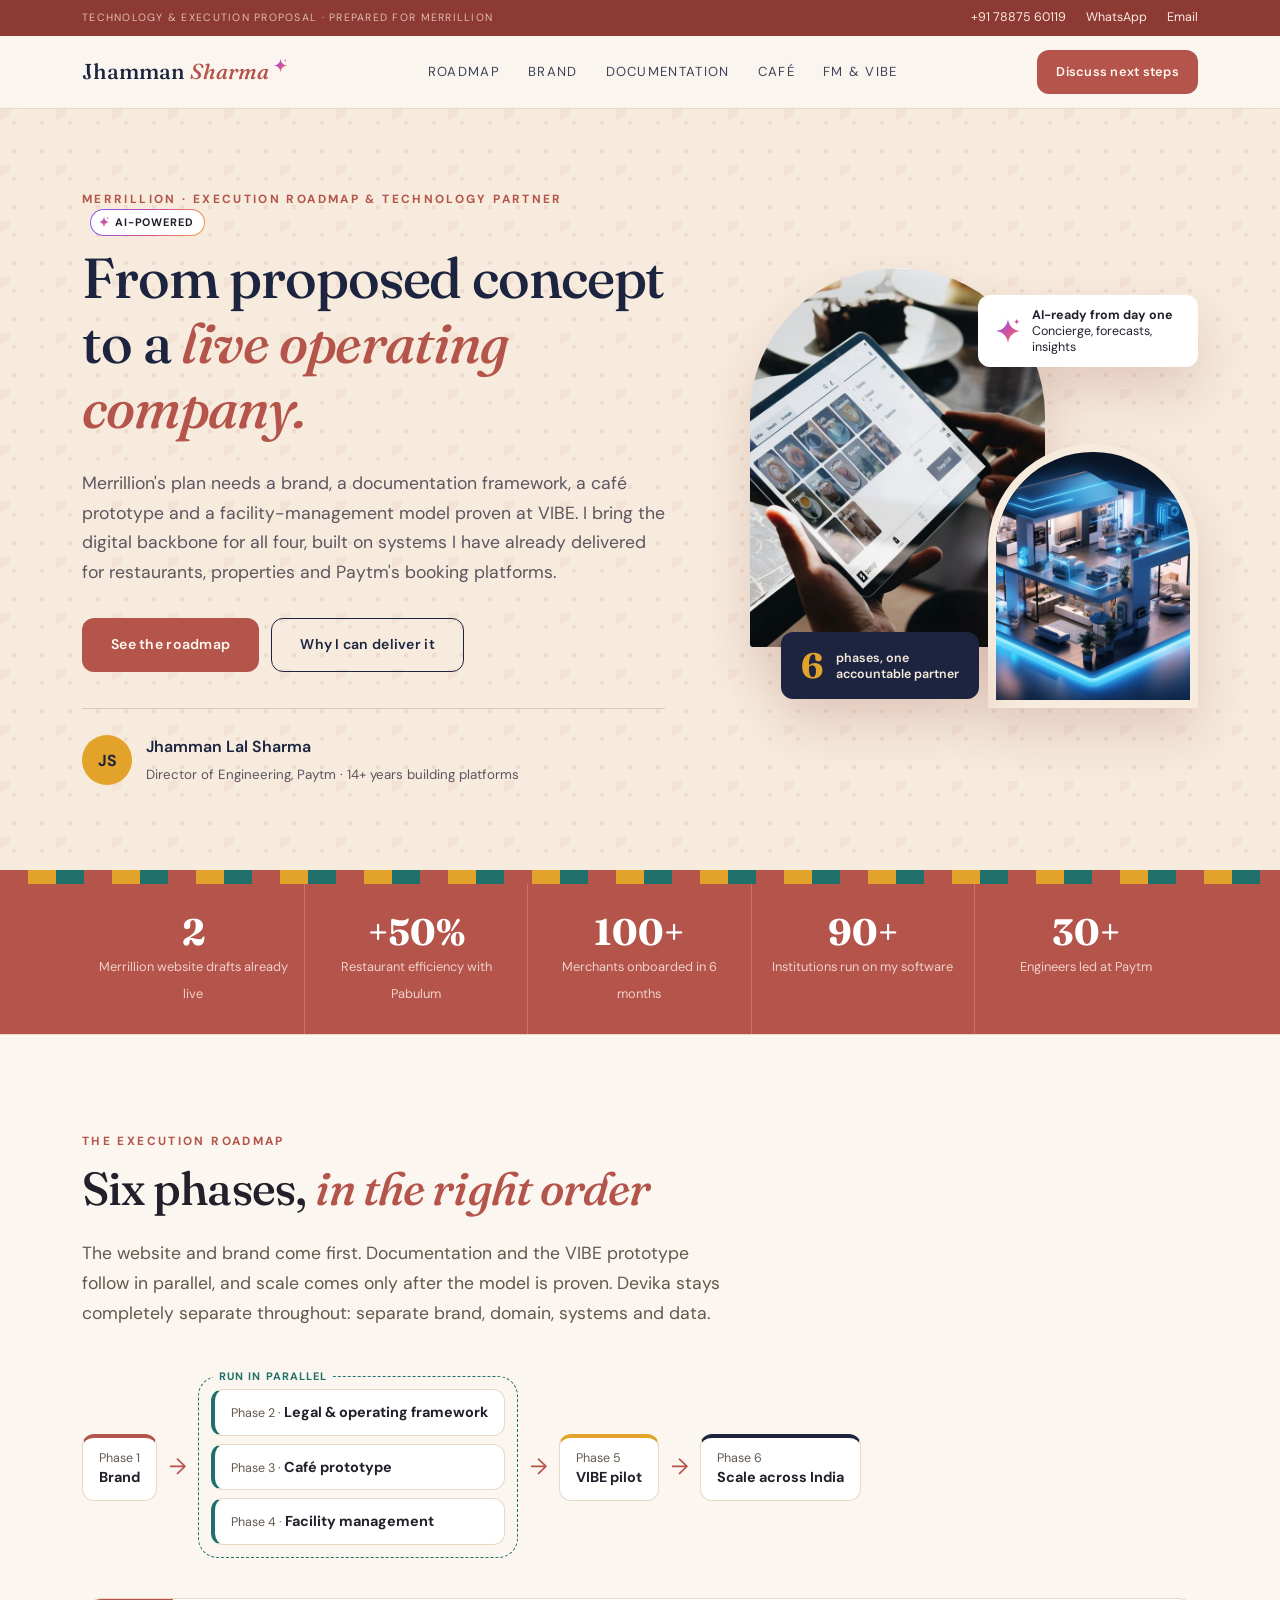
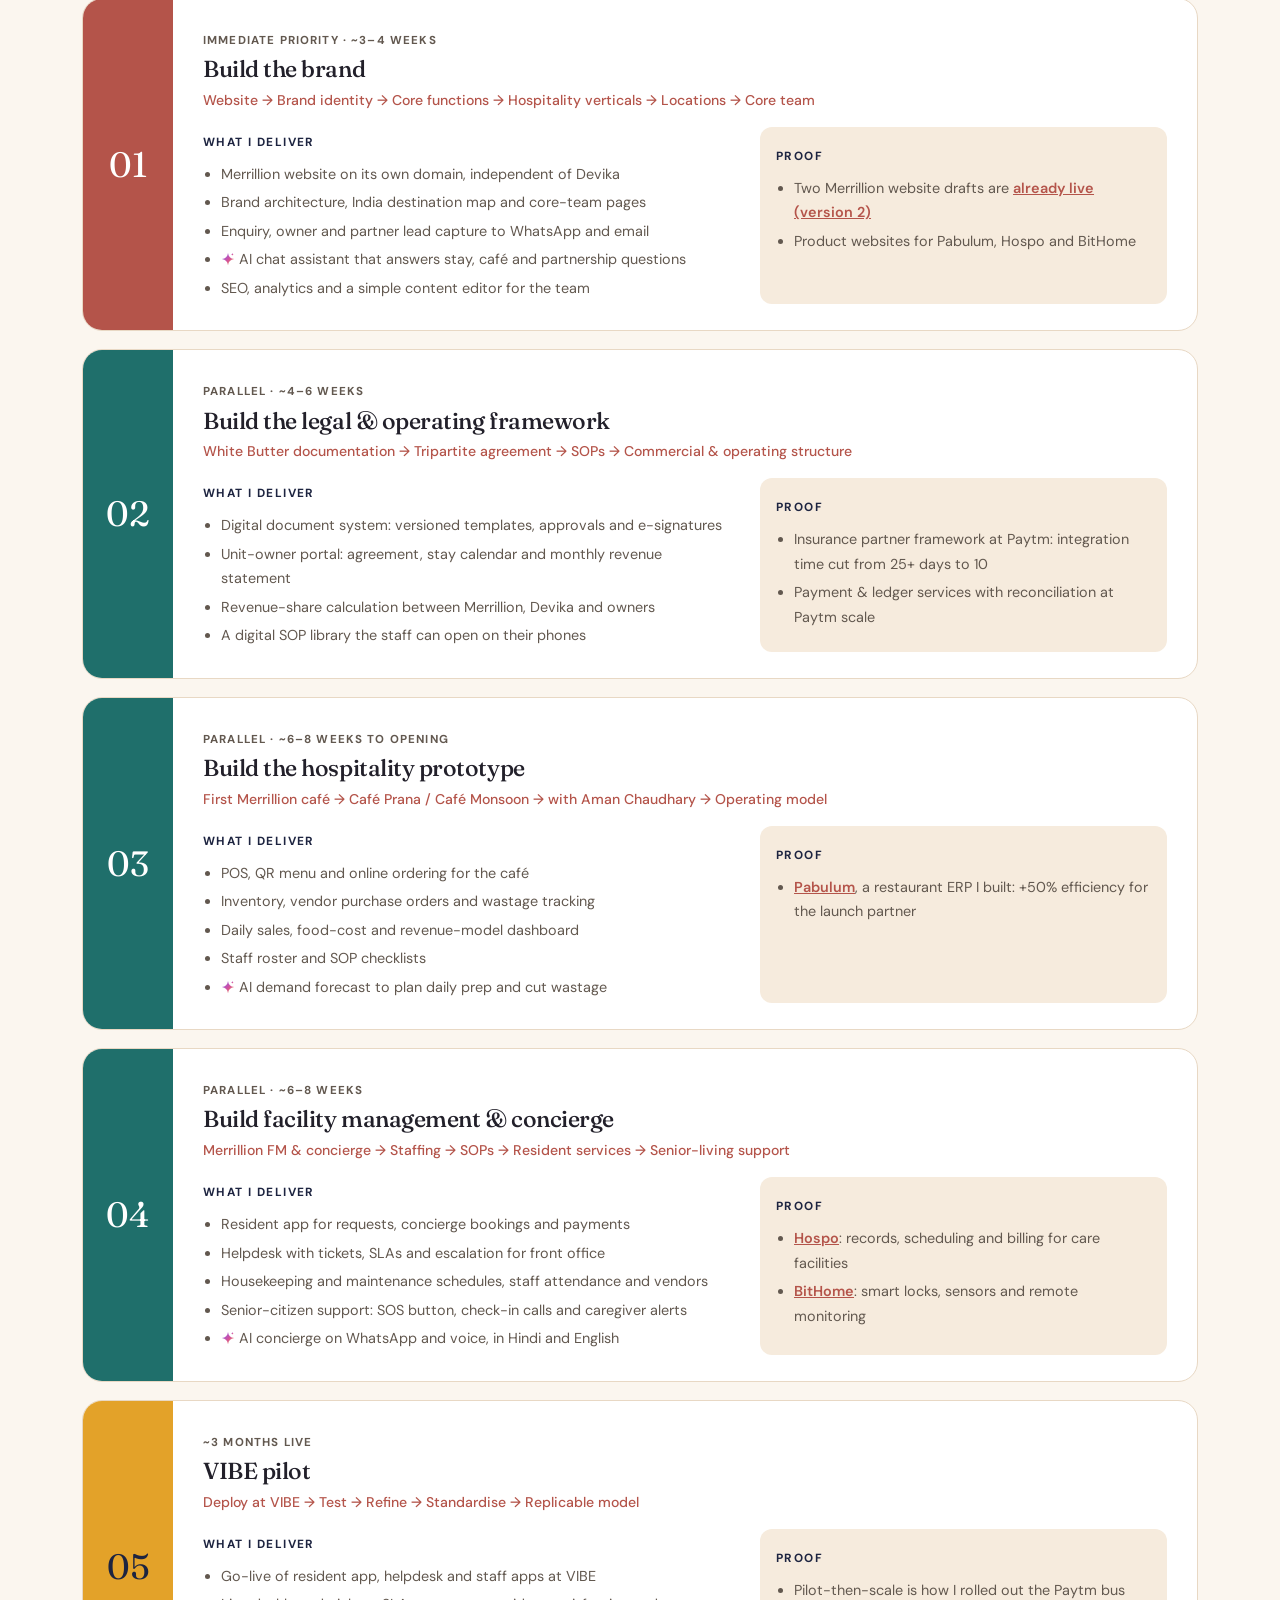
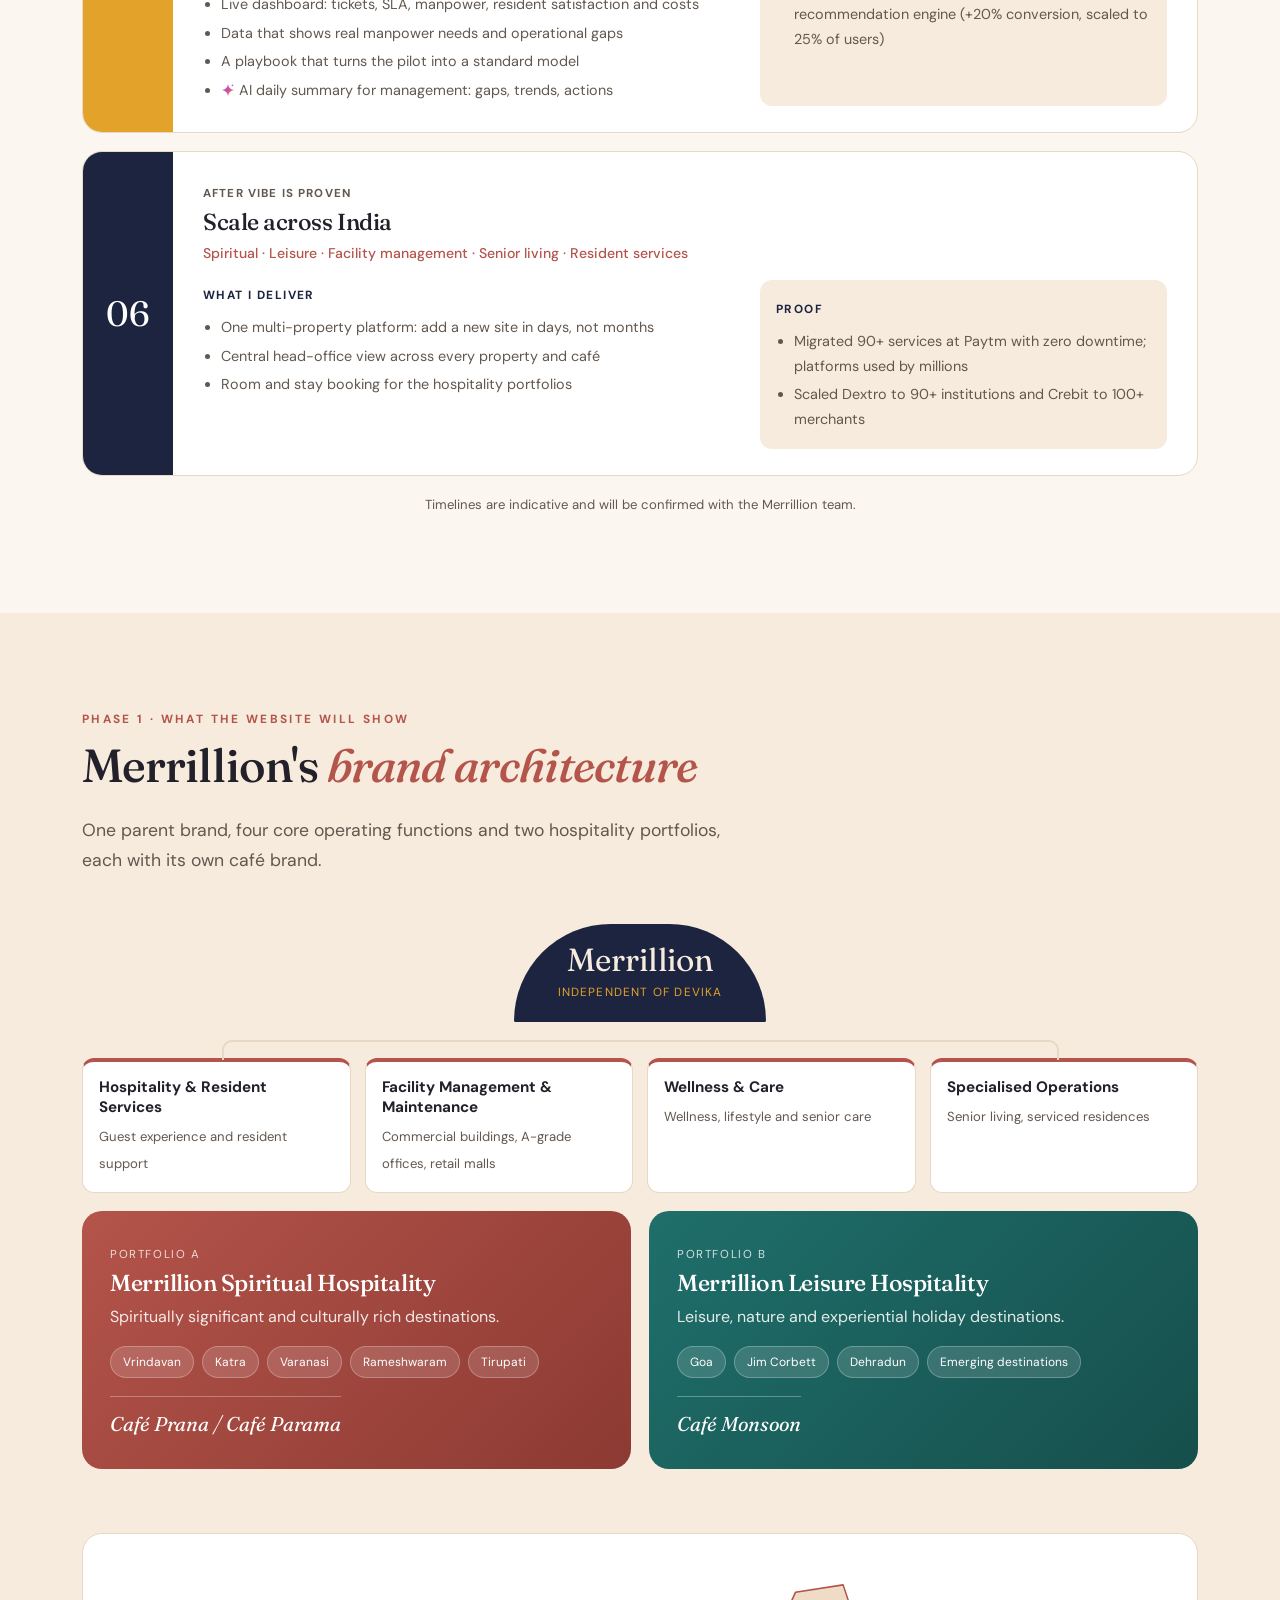
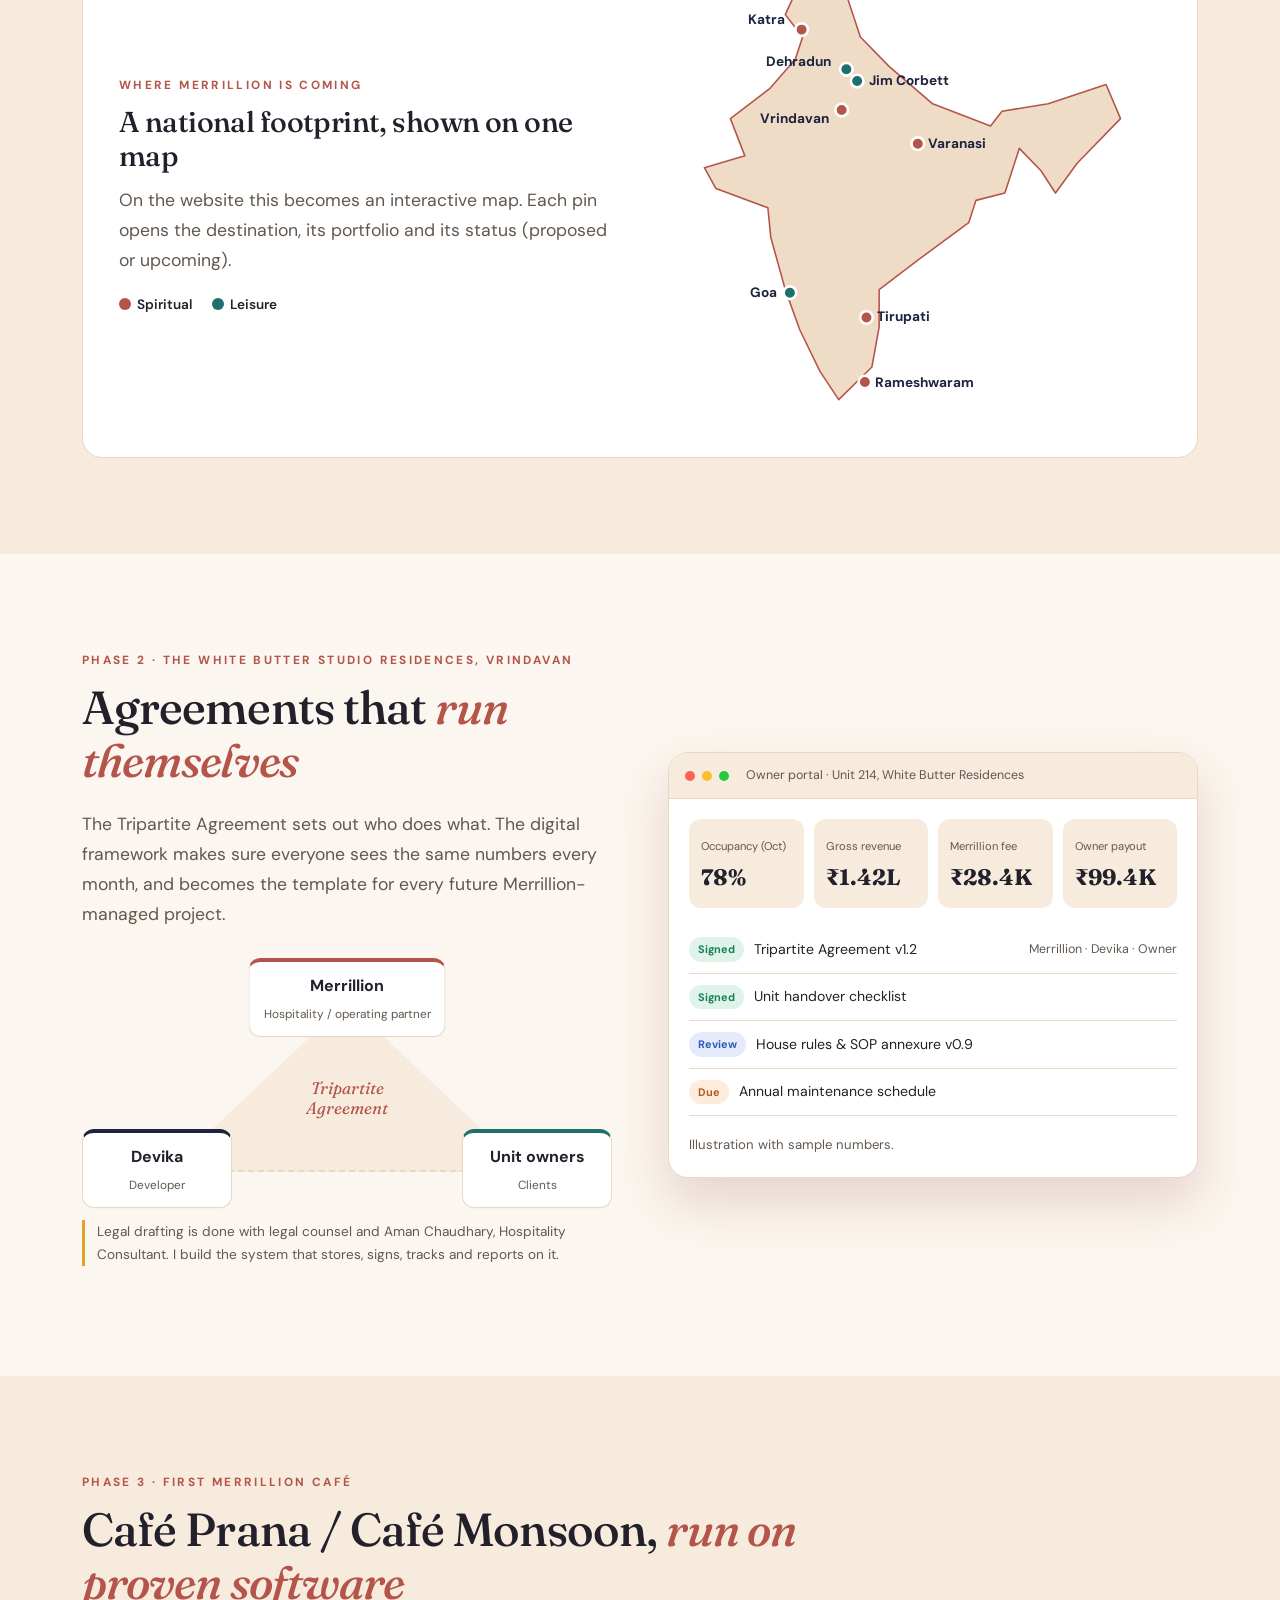
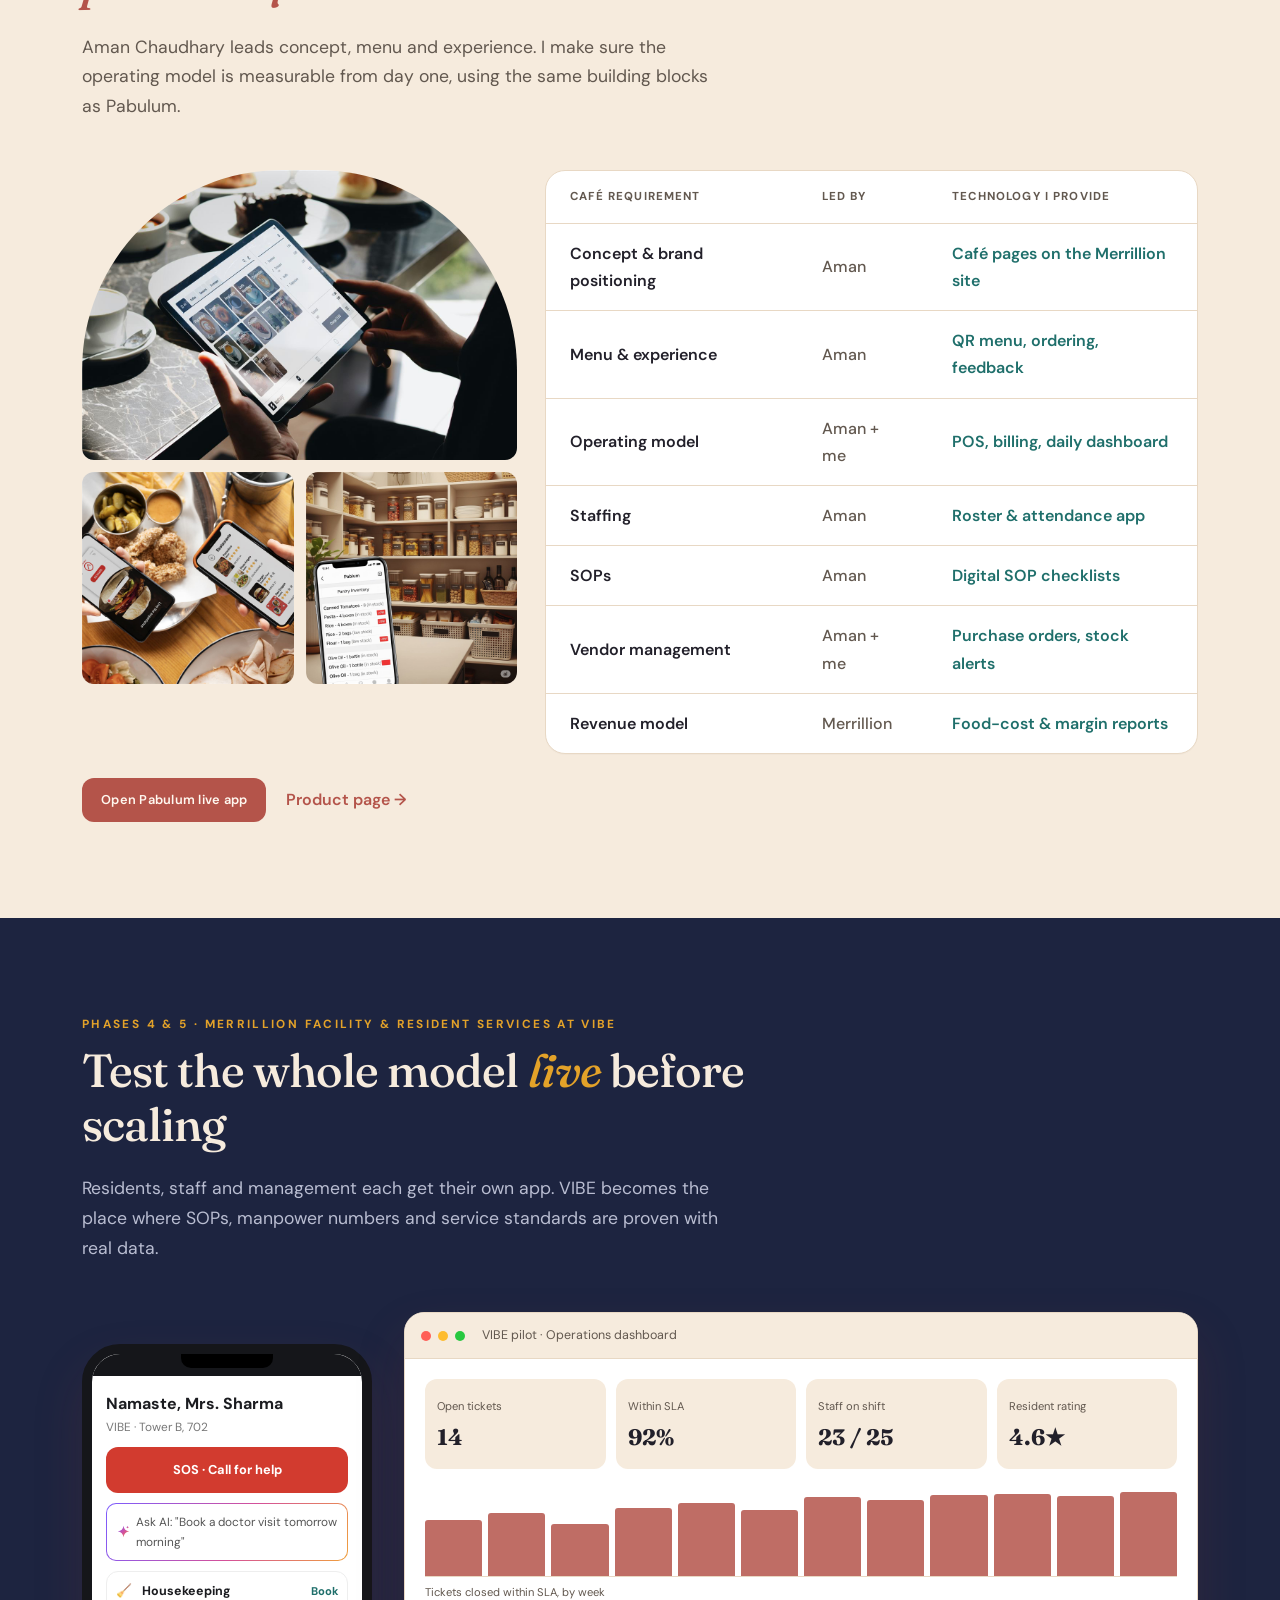
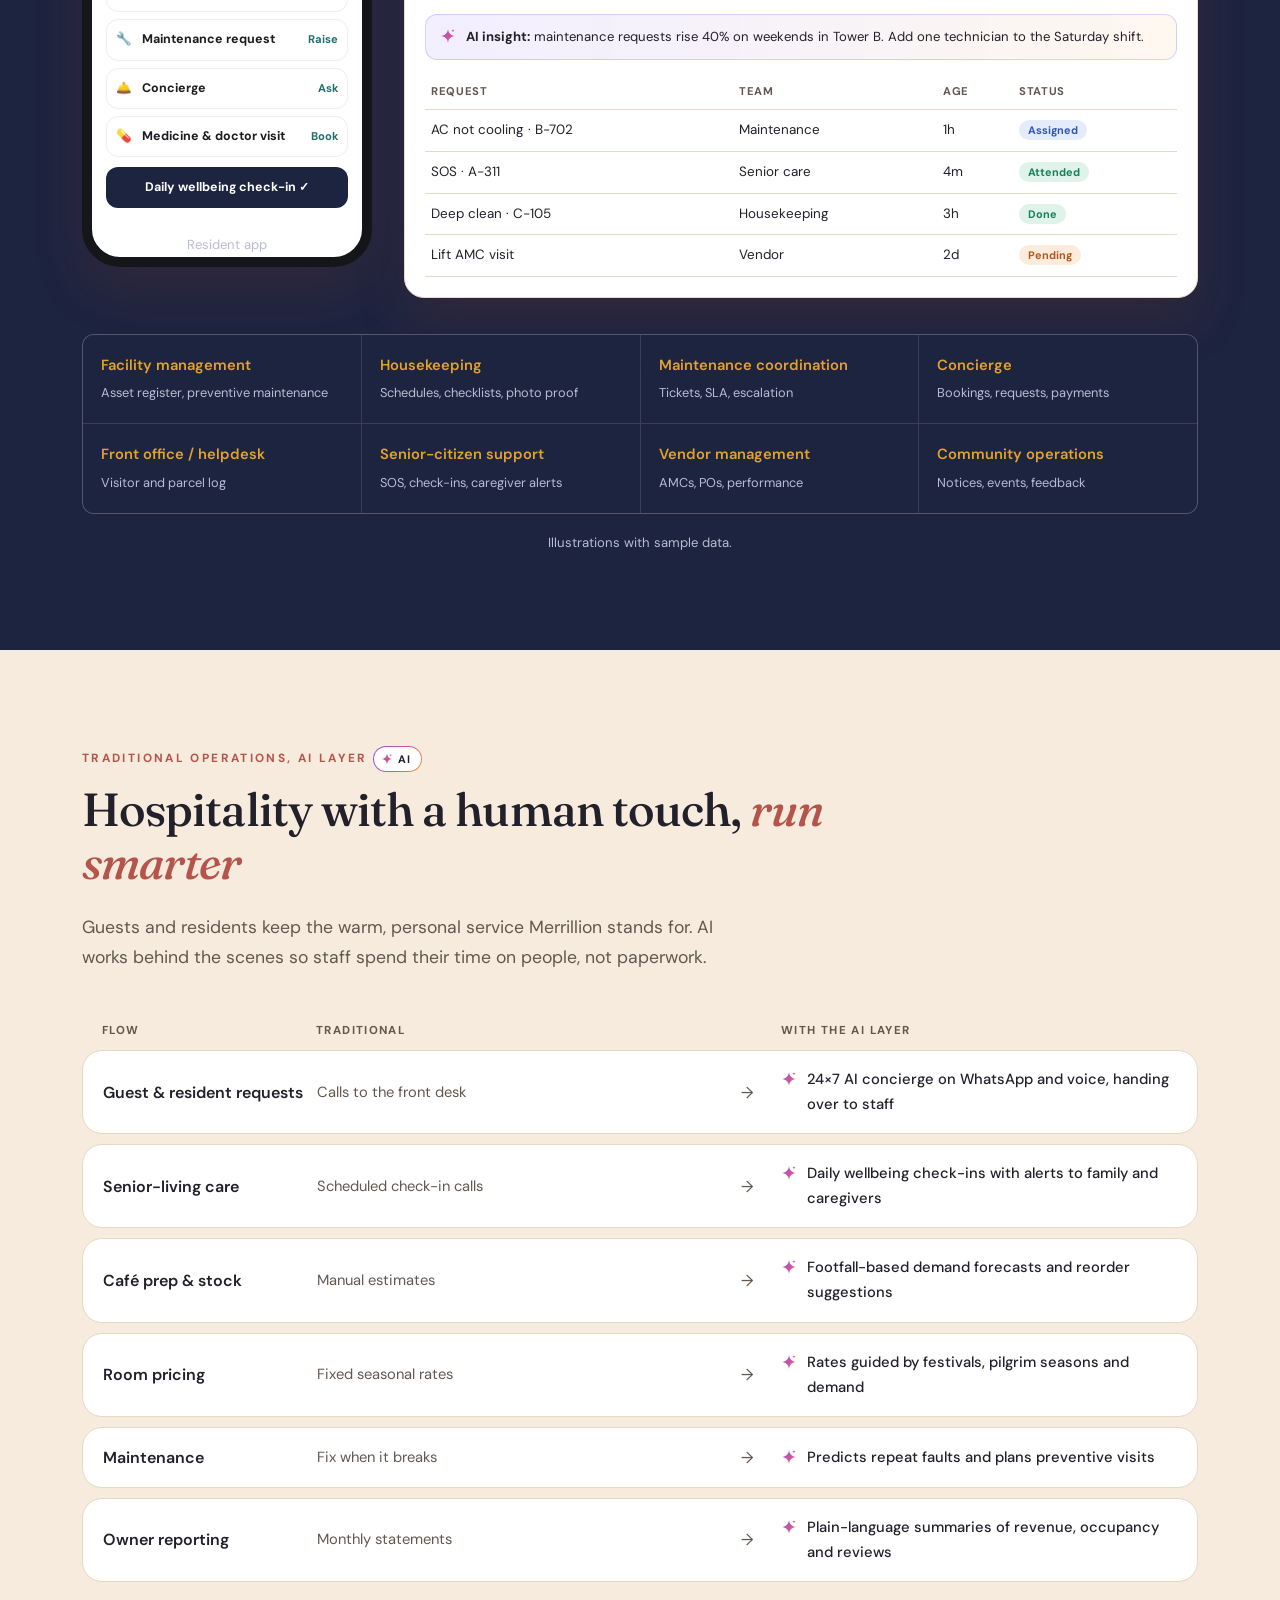
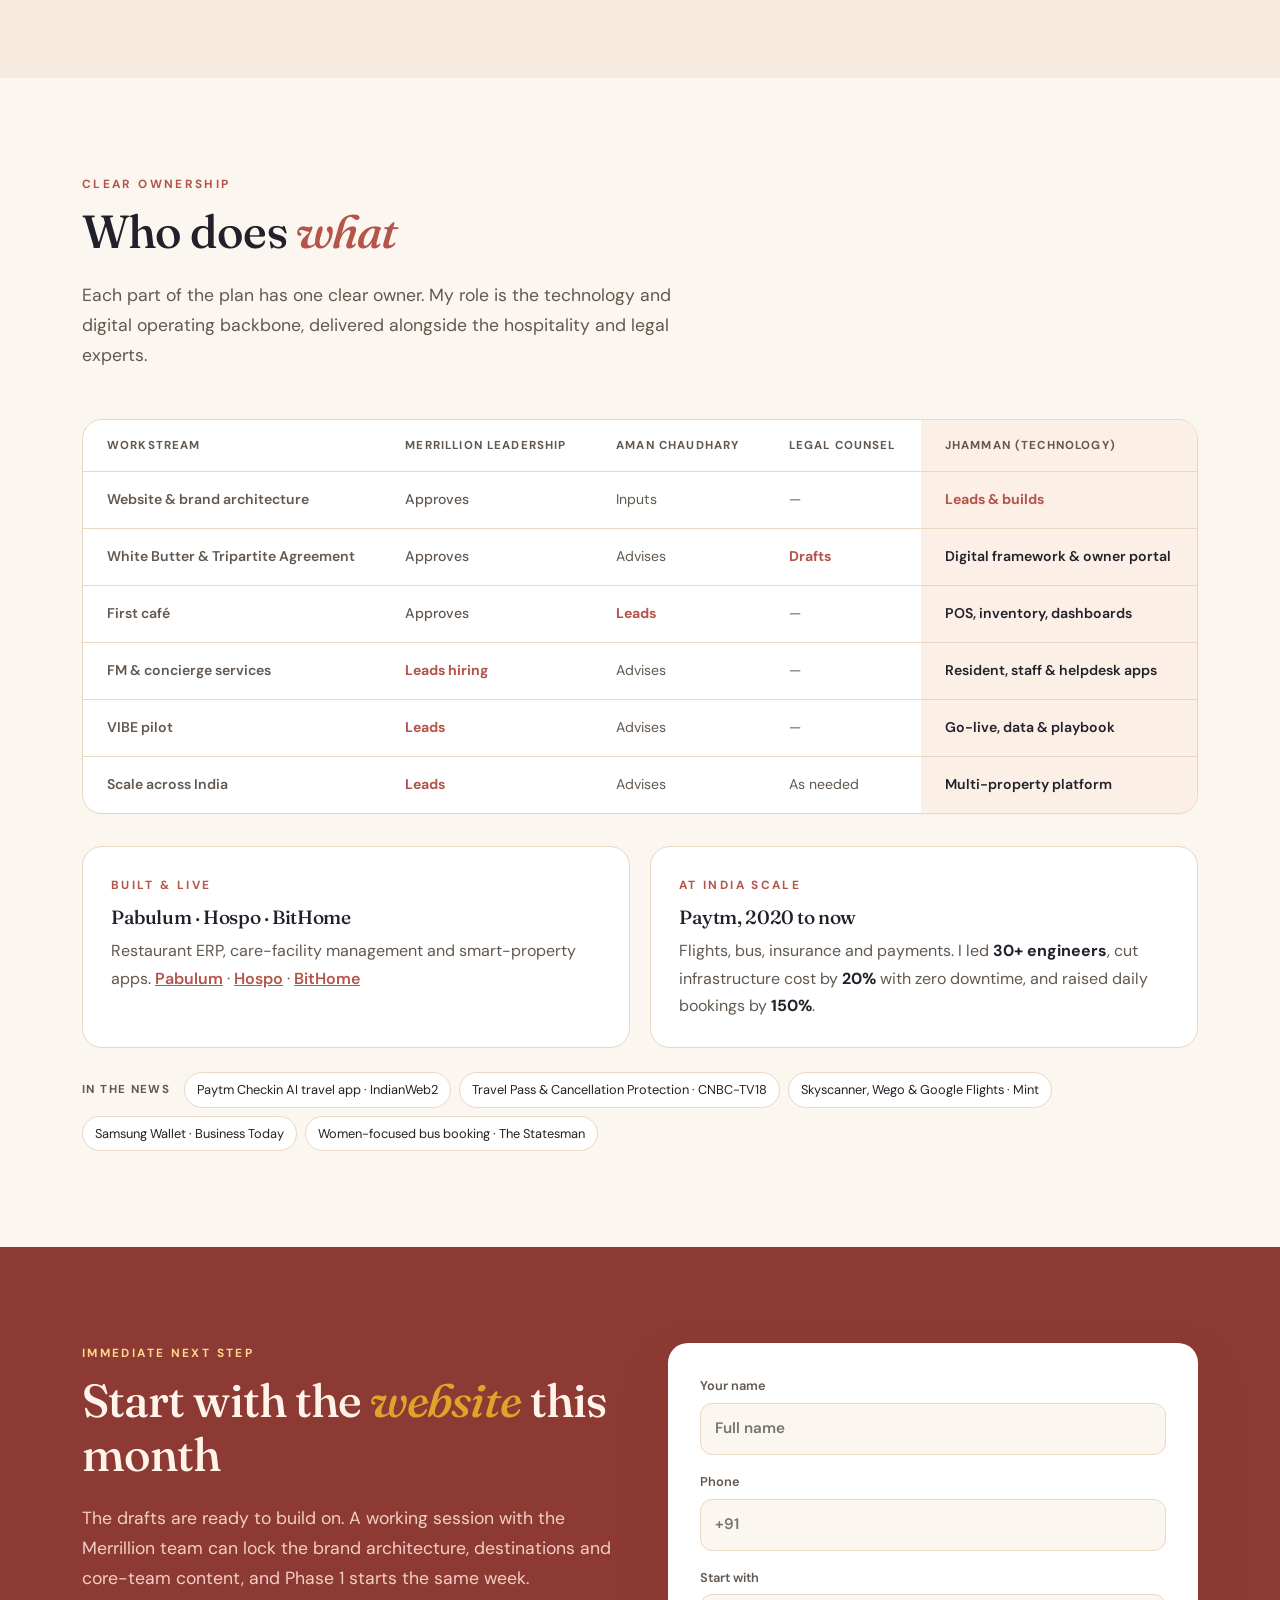
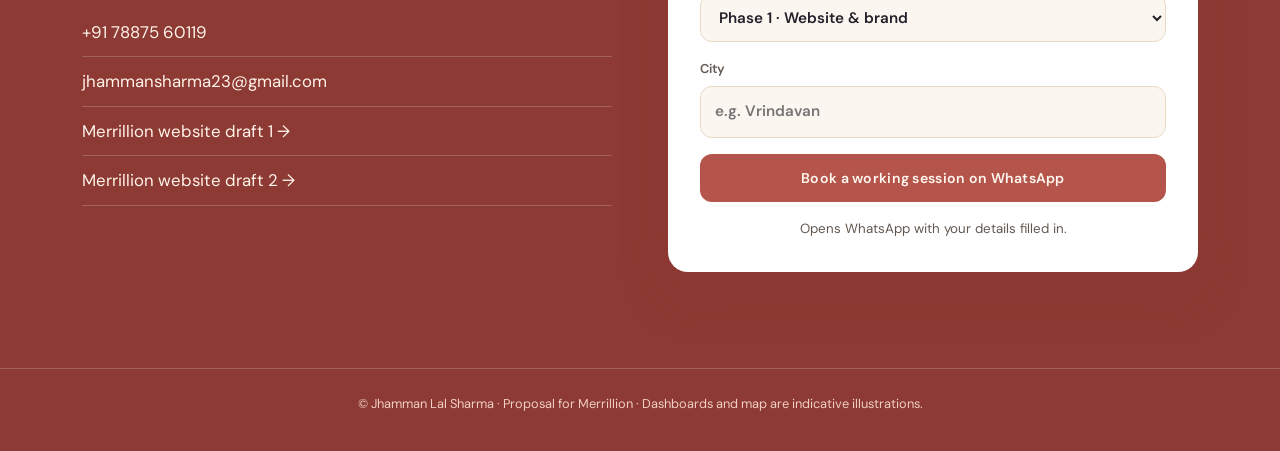
<file: merrillion-proposal.html>
<!doctype html>
<html lang="en">
<head>
<meta charset="utf-8">
<meta name="viewport" content="width=device-width, initial-scale=1">
<title>Merrillion — Execution Roadmap</title>
<meta name="description" content="Jhamman Lal Sharma: hospitality and e-commerce technology consultant. Ordering, booking and multi-shop platforms.">
<link rel="preconnect" href="https://fonts.googleapis.com">
<link rel="preconnect" href="https://fonts.gstatic.com" crossorigin>
<link href="https://fonts.googleapis.com/css2?family=Fraunces:ital,opsz,wght@0,9..144,500;0,9..144,700;1,9..144,500&family=DM+Sans:wght@400;500;700&display=swap" rel="stylesheet">
<style>
/* Shared layout. Each theme file sets the variables below and may add overrides. */
*{box-sizing:border-box}
html{scroll-behavior:smooth}
body{margin:0;background:var(--bg);color:var(--ink);font-family:var(--body);font-weight:var(--body-weight,400);font-size:16px;line-height:1.7;-webkit-font-smoothing:antialiased}
img{max-width:100%;display:block}
a{color:inherit}
h1,h2,h3,h4{font-family:var(--head);font-weight:var(--head-weight,600);line-height:1.15;margin:0 0 .5em;letter-spacing:var(--head-spacing,-.01em)}
h1{font-size:clamp(2.4rem,6vw,4.4rem)}
h2{font-size:clamp(1.9rem,4vw,2.9rem)}
h3{font-size:1.45rem}
h4{font-size:1.2rem}
h1 em,h2 em{font-family:var(--em-font);font-style:var(--em-style,italic);font-weight:var(--em-weight,inherit);color:var(--em-color);font-size:var(--em-size,1em)}
p{margin:0 0 1em}
.wrap{max-width:1180px;margin:0 auto;padding:0 16px}
@media (min-width:760px){.wrap{padding:0 32px}}
.eyebrow,.kicker{font-size:.74rem;font-weight:700;letter-spacing:.2em;text-transform:uppercase;color:var(--accent);margin-bottom:.9em}
.lead{font-size:1.1rem;color:var(--muted);max-width:640px}
.note{font-size:.82rem;color:var(--muted);text-align:center;margin:18px 0 0}
.txt{font-weight:600;color:var(--accent);text-decoration:none}
.txt:hover{text-decoration:underline}
.scroll-x{overflow-x:auto}

/* buttons */
.btn{display:inline-block;padding:14px 28px;border-radius:var(--btn-radius);font-family:var(--body);font-weight:600;font-size:.88rem;letter-spacing:var(--btn-spacing,.02em);text-transform:var(--btn-transform,none);text-decoration:none;border:1px solid transparent;cursor:pointer;transition:transform .2s,background .2s,color .2s}
.btn:hover{transform:translateY(-1px)}
.btn-primary{background:var(--btn-bg,var(--accent));color:var(--accent-ink);border-color:transparent}
.btn-line{background:transparent;color:var(--hero-ink);border-color:var(--hero-line)}
.btn-sm{padding:10px 18px;font-size:.8rem}

/* top bar + header */
.topbar{background:var(--topbar-bg);color:var(--topbar-ink);font-size:.78rem}
.topbar-in{display:flex;justify-content:space-between;align-items:center;min-height:36px;gap:12px}
.topbar-note{letter-spacing:.12em;text-transform:uppercase;font-size:.66rem;opacity:.75}
.topbar-links{display:flex;gap:20px}
.topbar-links a{text-decoration:none}
.topbar-links a:hover{color:var(--accent)}
@media (max-width:760px){.topbar-note{display:none}.topbar-links{width:100%;justify-content:space-between}}
.header{position:sticky;top:0;z-index:30;background:var(--header-bg);border-bottom:1px solid var(--header-line);backdrop-filter:blur(10px)}
.header-in{display:flex;align-items:center;justify-content:space-between;height:72px;gap:16px}
.logo{font-family:var(--head);font-size:1.35rem;font-weight:var(--head-weight,600);text-decoration:none;color:var(--header-ink)}
.logo span{font-family:var(--em-font);font-style:var(--em-style,italic);color:var(--em-color)}
.nav{display:flex;gap:28px}
.nav a{text-decoration:none;color:var(--header-ink);font-size:.82rem;letter-spacing:.1em;text-transform:uppercase;opacity:.85}
.nav a:hover{color:var(--accent);opacity:1}
@media (max-width:900px){.nav{display:none}}

/* hero */
.hero{background:var(--hero-bg);color:var(--hero-ink);padding:80px 0 96px;position:relative;overflow:hidden}
.hero .lead{color:var(--hero-muted)}
.hero-grid{display:grid;grid-template-columns:1.1fr .9fr;gap:56px;align-items:center}
@media (max-width:900px){.hero-grid{grid-template-columns:1fr}.hero{padding:56px 0 64px}}
.ctas{display:flex;gap:12px;flex-wrap:wrap;margin:30px 0 36px}
.hero-who{display:flex;align-items:center;gap:14px;padding-top:24px;border-top:1px solid var(--hero-line)}
.hero-who b{display:block;font-weight:600}
.hero-who small{color:var(--hero-muted)}
.avatar{width:50px;height:50px;border-radius:50%;display:grid;place-items:center;font-weight:700;background:var(--accent);color:var(--accent-ink);flex:none}
.hero-art{position:relative;min-height:440px}
.frame{margin:0;position:absolute;overflow:hidden;border-radius:var(--radius-lg);box-shadow:var(--shadow)}
.frame img{width:100%;height:100%;object-fit:cover}
.frame-a{top:0;left:0;width:68%;height:78%}
.frame-b{bottom:0;right:0;width:52%;height:56%;border:6px solid var(--hero-bg)}
.hero-badge{position:absolute;left:4%;bottom:6%;background:var(--accent);color:var(--accent-ink);padding:16px 20px;border-radius:var(--radius);display:flex;gap:12px;align-items:center;box-shadow:var(--shadow)}
.hero-badge b{font-family:var(--head);font-size:2.2rem;line-height:1}
.hero-badge span{font-size:.78rem;line-height:1.3;font-weight:600}
@media (max-width:900px){.hero-art{min-height:340px}}

/* stats */
.stats-strip{background:var(--strip-bg);color:var(--strip-ink);border-bottom:1px solid var(--line)}
.stats{display:grid;grid-template-columns:repeat(5,1fr)}
.stat{padding:28px 16px;text-align:center;border-right:1px solid var(--strip-line)}
.stat:last-child{border-right:0}
.stat b{display:block;font-family:var(--head);font-size:2.3rem;line-height:1.1;color:var(--strip-num)}
.stat span{font-size:.8rem;opacity:.8}
@media (max-width:800px){.stats{grid-template-columns:repeat(2,1fr)}.stat{border-bottom:1px solid var(--strip-line)}.stat:last-child{grid-column:1/-1}}

/* sections */
.sec{padding:96px 0}
@media (max-width:760px){.sec{padding:64px 0}}
.sec-alt{background:var(--bg-alt)}
.sec-head{margin-bottom:48px;max-width:760px}
.sec-dark{background:var(--dark);color:var(--dark-ink)}
.sec-dark .lead,.sec-dark .note{color:var(--dark-muted)}
.sec-dark h2 em{color:var(--dark-em,var(--em-color))}

/* practices */
.practices{display:grid;grid-template-columns:1fr 1fr;gap:24px}
@media (max-width:860px){.practices{grid-template-columns:1fr}}
.practice{background:var(--card);border:1px solid var(--line);border-radius:var(--radius-lg);padding:36px;box-shadow:var(--shadow-soft)}
.practice-top{display:flex;align-items:baseline;gap:14px;margin-bottom:6px}
.practice-top .kicker{font-family:var(--head);font-size:1.8rem;letter-spacing:0;margin:0}
.practice>p{color:var(--muted)}
.steps{list-style:none;padding:0;margin:20px 0 0;counter-reset:s}
.steps li{display:grid;gap:2px;padding:14px 0 14px 44px;border-top:1px solid var(--line);position:relative;counter-increment:s}
.steps li::before{content:counter(s,decimal-leading-zero);position:absolute;left:0;top:15px;font-size:.78rem;font-weight:700;color:var(--accent)}
.steps b{font-weight:600}
.steps span{font-size:.9rem;color:var(--muted)}

/* platform mockup */
.showcase{display:grid;grid-template-columns:290px 1fr;gap:32px;align-items:center}
@media (max-width:900px){.showcase{grid-template-columns:1fr}}
.phone{width:100%;max-width:290px;margin:0 auto;border:10px solid #15161a;border-radius:38px;background:#fff;color:#1b1c20;overflow:hidden;box-shadow:var(--shadow)}
.phone-notch{height:22px;background:#15161a;display:flex;justify-content:center}
.phone-notch i{width:92px;height:14px;background:#000;border-radius:0 0 10px 10px}
.phone-screen{padding:14px;font-family:var(--body)}
.p-title{font-weight:700}
.p-sub{font-size:.74rem;color:#777}
.p-search{margin:10px 0;padding:8px 10px;border-radius:10px;background:#f1f1f1;font-size:.76rem;color:#888}
.p-chips{display:flex;gap:6px;margin-bottom:10px}
.p-chips span{font-size:.68rem;padding:4px 9px;border-radius:999px;background:#f1f1f1;color:#666}
.p-chips .on{background:var(--accent);color:var(--accent-ink)}
.p-shop{display:flex;gap:10px;align-items:center;padding:8px;border:1px solid #eee;border-radius:12px;margin-bottom:8px}
.p-shop img{width:40px;height:40px;border-radius:9px;object-fit:cover}
.p-shop b{display:block;font-size:.78rem}
.p-shop small{font-size:.68rem;color:#888}
.p-shop em{margin-left:auto;font-style:normal;font-size:.7rem;font-weight:700;color:var(--accent)}
.p-pay{margin-top:10px;padding:10px;border-radius:12px;background:#1b1c20;color:#fff;font-size:.78rem;font-weight:700;text-align:center}
.dash{background:var(--card);border:1px solid var(--line);border-radius:var(--radius-lg);overflow:hidden;box-shadow:var(--shadow)}
.dash-bar{display:flex;align-items:center;gap:7px;padding:12px 16px;background:var(--bg-alt);border-bottom:1px solid var(--line)}
.dash-bar i{width:10px;height:10px;border-radius:50%;background:#ff5f57}
.dash-bar i:nth-child(2){background:#febc2e}.dash-bar i:nth-child(3){background:#28c840}
.dash-bar span{margin-left:10px;font-size:.78rem;color:var(--muted)}
.dash-body{padding:20px}
.kpis{display:grid;grid-template-columns:repeat(4,1fr);gap:10px}
.kpis div{padding:12px;border-radius:var(--radius);background:var(--bg-alt)}
.kpis small{font-size:.7rem;color:var(--muted)}
.kpis b{display:block;font-family:var(--head);font-size:1.4rem}
@media (max-width:560px){.kpis{grid-template-columns:repeat(2,1fr)}}
.bars{display:flex;align-items:flex-end;gap:6px;height:90px;margin-top:18px;border-bottom:1px solid var(--line)}
.bars i{flex:1;background:var(--accent);border-radius:3px 3px 0 0;opacity:.85}
.bars-l{font-size:.7rem;color:var(--muted);margin:6px 0 12px}
.dash table{width:100%;border-collapse:collapse;font-size:.84rem}
.dash th{text-align:left;font-size:.7rem;text-transform:uppercase;letter-spacing:.06em;color:var(--muted);padding:8px 6px;border-bottom:1px solid var(--line)}
.dash td{padding:9px 6px;border-bottom:1px solid var(--line);white-space:nowrap}
.tag{font-size:.68rem;font-weight:700;padding:3px 9px;border-radius:999px}
.tag.ok{background:#dff3ea;color:#17805a}.tag.warn{background:#fdecdc;color:#b4561c}.tag.new{background:#e4ebfb;color:#2f56b8}

/* products */
.product{display:grid;grid-template-columns:1.05fr .95fr;gap:52px;align-items:center;padding:44px 0;border-top:1px solid var(--line)}
.product:first-of-type{border-top:0;padding-top:0}
.product.flip .product-media{order:2}
@media (max-width:900px){.product{grid-template-columns:1fr;gap:28px}.product.flip .product-media{order:0}}
.product-media .main{width:100%;aspect-ratio:4/3;object-fit:cover;border-radius:var(--radius-lg);box-shadow:var(--shadow)}
.product-media .main.contain{object-fit:contain;background:#fff;padding:20px}
.thumbs{display:grid;grid-template-columns:repeat(3,1fr);gap:12px;margin-top:12px}
.thumbs img{width:100%;aspect-ratio:1;object-fit:cover;border-radius:var(--radius);border:1px solid var(--line)}
.product-copy h3{font-size:2.3rem;margin-bottom:.3em}
.product-copy>p{color:var(--muted)}
.metric{display:inline-block;font-size:.8rem;font-weight:700;padding:5px 12px;border-radius:var(--btn-radius);background:var(--metric-bg);color:var(--metric-ink);margin-bottom:14px}
.ticks{list-style:none;padding:0;margin:0 0 24px}
.ticks li{padding:7px 0 7px 28px;position:relative;border-bottom:1px dashed var(--line);font-size:.95rem}
.ticks li::before{content:"";position:absolute;left:2px;top:15px;width:12px;height:6px;border-left:2px solid var(--accent);border-bottom:2px solid var(--accent);transform:rotate(-45deg)}
.links{display:flex;gap:20px;align-items:center;flex-wrap:wrap}
.minis{display:grid;grid-template-columns:1fr 1fr;gap:20px;margin-top:24px}
@media (max-width:760px){.minis{grid-template-columns:1fr}}
.mini{background:var(--card);border:1px solid var(--line);border-radius:var(--radius-lg);padding:28px}
.mini:only-child{grid-column:1/-1}
.mini p{color:var(--muted);margin:0}
.mini b{color:var(--ink)}
.mini a{color:var(--accent);font-weight:600}

/* paytm */
.paytm-grid{display:grid;grid-template-columns:repeat(4,1fr);gap:22px}
@media (max-width:1100px){.paytm-grid{grid-template-columns:1fr 1fr}}
@media (max-width:640px){.paytm-grid{grid-template-columns:1fr}}
.pcard{display:flex;flex-direction:column;text-decoration:none;background:var(--dark-card);border:1px solid var(--dark-line);border-radius:var(--radius-lg);overflow:hidden;transition:transform .25s}
.pcard:hover{transform:translateY(-4px)}
.mock{margin:22px 22px 0;background:#fff;color:#1b1c20;border-radius:16px 16px 0 0;padding:16px;font-family:var(--body);min-height:220px;display:flex;flex-direction:column;gap:9px}
.m-head{font-weight:700;font-size:.85rem;padding-bottom:6px;border-bottom:1px solid #eee}
.m-row{display:flex;justify-content:space-between;align-items:center}
.m-row small{display:block;font-size:.62rem;color:#888}
.m-row b{font-size:1.3rem}
.m-row span{display:block;font-size:.66rem;color:#888}
.m-arrow{color:#aaa}
.m-line{display:flex;justify-content:space-between;font-size:.68rem;color:#666;background:#f5f5f5;padding:6px 8px;border-radius:8px}
.m-fare{display:flex;justify-content:space-between;font-size:.72rem;padding:6px 0;border-bottom:1px dashed #eee}
.m-btn{margin-top:auto;background:#1b1c20;color:#fff;text-align:center;font-size:.74rem;font-weight:700;padding:9px;border-radius:9px}
.seats{display:grid;grid-template-columns:repeat(5,1fr);gap:6px;padding:4px 24px}
.seats i{height:20px;border:1.5px solid #bbb;border-radius:4px 4px 6px 6px}
.seats i.t{background:#ddd;border-color:#ddd}
.seats i.s{background:#2e9b6f;border-color:#2e9b6f}
.m-prods{display:grid;grid-template-columns:1fr 1fr;gap:8px}
.m-prods div{font-size:.66rem;display:grid}
.m-prods i{height:46px;border-radius:8px;margin-bottom:4px}
.m-prods span{color:#888}
.pcard-copy{padding:22px;color:var(--dark-ink)}
.pcard-copy p{color:var(--dark-muted);font-size:.92rem}
.pcard-copy b{color:var(--dark-ink)}
.pcard-copy .txt{color:var(--dark-em,var(--accent))}
.plinks{display:flex;flex-wrap:wrap;align-items:center;justify-content:center;gap:10px;margin-top:30px}
.plinks-title{width:100%;text-align:center;font-size:.78rem;letter-spacing:.08em;text-transform:uppercase;color:var(--dark-muted);margin-bottom:4px}
.plinks a{font-size:.85rem;font-weight:600;padding:8px 16px;border-radius:999px;text-decoration:none;color:var(--dark-ink);background:var(--dark-card);border:1px solid var(--dark-line);transition:border-color .2s,color .2s}
.plinks a::after{content:" ↗";color:var(--dark-em,var(--accent))}
.plinks a:hover{border-color:var(--dark-em,var(--accent));color:var(--dark-em,var(--accent))}
.paytm-metrics{display:grid;grid-template-columns:repeat(4,1fr);margin-top:36px;border-top:1px solid var(--dark-line);border-bottom:1px solid var(--dark-line)}
.paytm-metrics div{padding:24px 12px;text-align:center;border-right:1px solid var(--dark-line)}
.paytm-metrics div:last-child{border-right:0}
.paytm-metrics b{display:block;font-family:var(--head);font-size:2rem;color:var(--dark-em,var(--accent))}
.paytm-metrics span{font-size:.8rem;color:var(--dark-muted)}
@media (max-width:760px){.paytm-metrics{grid-template-columns:1fr 1fr}.paytm-metrics div{border-bottom:1px solid var(--dark-line)}}

/* capability map */
.map{background:var(--card);border:1px solid var(--line);border-radius:var(--radius-lg);box-shadow:var(--shadow-soft)}
.map table{width:100%;border-collapse:collapse;min-width:520px}
.map th{text-align:left;font-size:.72rem;text-transform:uppercase;letter-spacing:.1em;color:var(--muted);padding:16px 24px;border-bottom:1px solid var(--line)}
.map td{padding:16px 24px;border-bottom:1px solid var(--line)}
.map tr:last-child td{border-bottom:0}
.map td:first-child{font-weight:600}
.map td:last-child{color:var(--accent)}

/* process */
.process{display:grid;grid-template-columns:repeat(3,1fr);gap:24px}
@media (max-width:860px){.process{grid-template-columns:1fr}}
.pstep{background:var(--card);border:1px solid var(--line);border-radius:var(--radius-lg);padding:32px;position:relative}
.pstep .num{font-family:var(--head);font-size:3rem;line-height:1;color:var(--accent);display:block;margin-bottom:12px}
.pstep small{font-size:.74rem;font-weight:700;letter-spacing:.1em;text-transform:uppercase;color:var(--muted)}
.pstep h3{margin-top:4px}
.pstep p{color:var(--muted);margin:0}
.promises{display:grid;grid-template-columns:repeat(4,1fr);gap:24px;margin-top:40px}
@media (max-width:860px){.promises{grid-template-columns:1fr 1fr}}
.promises div{border-top:2px solid var(--accent);padding-top:14px}
.promises b{display:block;font-weight:600;margin-bottom:4px}
.promises span{font-size:.9rem;color:var(--muted)}

/* network */
.net{display:grid;grid-template-columns:1fr 1fr;gap:24px}
@media (max-width:760px){.net{grid-template-columns:1fr}}
.net-card{background:var(--card);border:1px solid var(--line);border-radius:var(--radius-lg);padding:32px}
.net-card p{color:var(--muted)}
.pills{display:flex;flex-wrap:wrap;gap:8px;margin-bottom:18px}
.pills span{font-size:.75rem;padding:5px 12px;border-radius:999px;background:var(--bg-alt);border:1px solid var(--line)}

/* faq */
.faq-wrap{display:grid;grid-template-columns:.8fr 1.2fr;gap:48px}
@media (max-width:860px){.faq-wrap{grid-template-columns:1fr;gap:0}}
.faq details{border-bottom:1px solid var(--line);padding:20px 0}
.faq summary{cursor:pointer;font-weight:600;font-size:1.05rem;list-style:none;display:flex;justify-content:space-between;gap:16px}
.faq summary::-webkit-details-marker{display:none}
.faq summary::after{content:"+";color:var(--accent);font-size:1.4rem;line-height:1}
.faq details[open] summary::after{content:"−"}
.faq p{color:var(--muted);margin:12px 0 0}

/* contact */
.contact{background:var(--contact-bg);color:var(--contact-ink)}
.contact .lead{color:var(--contact-muted)}
.contact h2 em{color:var(--dark-em,var(--em-color))}
.contact-grid{display:grid;grid-template-columns:1fr 1fr;gap:56px;align-items:start}
@media (max-width:860px){.contact-grid{grid-template-columns:1fr}}
.contact-lines{display:grid;gap:10px;margin-top:24px}
.contact-lines a{text-decoration:none;font-size:1.05rem;border-bottom:1px solid var(--contact-line);padding-bottom:10px}
.contact-lines a:hover{color:var(--accent)}
.form{background:var(--card);color:var(--ink);border-radius:var(--radius-lg);padding:32px;display:grid;gap:16px;box-shadow:var(--shadow)}
.form label{display:grid;gap:6px;font-size:.8rem;font-weight:600;color:var(--muted)}
.form input,.form select{font:inherit;font-size:.95rem;padding:12px 14px;border:1px solid var(--line);border-radius:var(--radius);background:var(--bg);color:var(--ink)}
.form input:focus,.form select:focus{outline:2px solid var(--accent);outline-offset:1px}
.form small{color:var(--muted);text-align:center}
.form .btn{justify-content:center;text-align:center}
.footer{background:var(--contact-bg);color:var(--contact-muted);font-size:.8rem;text-align:center;padding:24px 0 36px;border-top:1px solid var(--contact-line)}

/* insurance */
.ins{display:grid;grid-template-columns:1fr 1fr;gap:40px;align-items:start}
@media (max-width:900px){.ins{grid-template-columns:1fr}}
.arch-diagram{background:var(--card);border:1px solid var(--line);border-radius:var(--radius-lg);padding:24px;display:grid;gap:12px;box-shadow:var(--shadow-soft)}
.arch-diagram>small{text-align:center;color:var(--muted);font-size:.74rem}
.ad-row{display:grid;grid-template-columns:repeat(4,1fr);gap:8px}
.ad-row span{font-size:.76rem;text-align:center;padding:9px 6px;border-radius:var(--radius);border:1px solid var(--line);background:var(--bg)}
.ad-svc{grid-template-columns:repeat(3,1fr)}
.ad-svc span{background:var(--metric-bg);border-color:transparent;color:var(--ink);font-size:.72rem;color:var(--muted)}
.ad-svc b{display:block;font-size:.86rem;color:var(--metric-ink)}
.ad-gw,.ad-bus{text-align:center;font-size:.8rem;font-weight:700;padding:11px;border-radius:var(--radius);background:var(--dark);color:var(--dark-ink);position:relative}
.ad-bus{background:var(--accent);color:var(--accent-ink)}
.ad-ins span{border-style:dashed}
.ins-points{display:grid;grid-template-columns:1fr 1fr;gap:14px}
@media (max-width:560px){.ins-points{grid-template-columns:1fr}}
.ip{background:var(--card);border:1px solid var(--line);border-left:3px solid var(--accent);border-radius:var(--radius);padding:16px 18px}
.ip b{display:block;font-family:var(--head);font-size:1.25rem;line-height:1.2;margin-bottom:4px}
.ip span{font-size:.86rem;color:var(--muted)}
.ip strong{color:var(--ink)}

/* ai */
.ai-top{display:grid;grid-template-columns:330px 1fr;gap:32px;align-items:start}
@media (max-width:960px){.ai-top{grid-template-columns:1fr}}
.chat{background:#fff;color:#1b1c20;border-radius:24px;border:1px solid var(--line);padding:16px;display:grid;gap:9px;box-shadow:var(--shadow);font-family:var(--body);max-width:360px;width:100%;margin:0 auto}
.chat-head{display:flex;gap:10px;align-items:center;padding-bottom:10px;border-bottom:1px solid #eee}
.chat-head i{width:36px;height:36px;border-radius:50%;background:conic-gradient(var(--accent),#7c5cff,#2fb3a0,var(--accent))}
.chat-head b{display:block;font-size:.88rem}
.chat-head small{font-size:.7rem;color:#888}
.msg{font-size:.8rem;line-height:1.45;padding:9px 12px;border-radius:14px;max-width:86%}
.msg.me{justify-self:end;background:var(--accent);color:var(--accent-ink);border-bottom-right-radius:4px}
.msg.bot{background:#f2f2f2;border-bottom-left-radius:4px}
.msg-card{display:flex;justify-content:space-between;align-items:center;border:1px solid #eee;border-radius:12px;padding:8px 10px;font-size:.74rem;max-width:86%}
.msg-card b{display:block;font-size:.78rem}
.msg-card small{color:#888}
.msg-card em{font-style:normal;font-weight:700}
.chat-input{display:flex;justify-content:space-between;align-items:center;background:#f4f4f4;border-radius:999px;padding:9px 14px;font-size:.76rem;color:#999;margin-top:4px}
.chat-note{text-align:center;font-size:.68rem;color:#999}
.ai-grid{display:grid;grid-template-columns:repeat(2,1fr);gap:16px}
@media (max-width:640px){.ai-grid{grid-template-columns:1fr}}
.ai-card{display:block;text-decoration:none;background:var(--card);border:1px solid var(--line);border-radius:var(--radius-lg);padding:22px;transition:transform .2s}
a.ai-card{border-color:var(--accent);box-shadow:var(--shadow-soft)}
a.ai-card:hover{transform:translateY(-3px)}
.ai-card h4{margin:8px 0 6px}
.ai-card p{font-size:.88rem;color:var(--muted);margin:0 0 8px}
.ai-card b{color:var(--ink)}
.ai-tag{display:inline-block;font-size:.66rem;font-weight:700;letter-spacing:.1em;text-transform:uppercase;padding:3px 9px;border-radius:999px;background:var(--metric-bg);color:var(--metric-ink)}
.ai-stack{display:flex;flex-wrap:wrap;gap:8px;justify-content:center;margin-top:32px}
.ai-stack span{font-size:.78rem;padding:6px 14px;border-radius:999px;border:1px solid var(--line);background:var(--card);color:var(--muted)}

/* press */
.press{display:grid;grid-template-columns:repeat(3,1fr);gap:18px}
@media (max-width:960px){.press{grid-template-columns:1fr 1fr}}
@media (max-width:600px){.press{grid-template-columns:1fr}}
.pr{display:flex;flex-direction:column;text-decoration:none;background:var(--card);border:1px solid var(--line);border-radius:var(--radius-lg);padding:24px;transition:transform .2s,border-color .2s}
.pr:hover{transform:translateY(-3px);border-color:var(--accent)}
.pr-src{font-size:.7rem;font-weight:700;letter-spacing:.12em;text-transform:uppercase;color:var(--muted);padding-bottom:12px;margin-bottom:12px;border-bottom:1px solid var(--line)}
.pr h4{margin-bottom:6px}
.pr p{font-size:.88rem;color:var(--muted);flex:1}

/* AI touches: sparkle mark, chips, insight rows, traditional-vs-AI table */
:root{--ai-grad:linear-gradient(120deg,#7c5cff,#d4509a 55%,#f0a03c)}
.spark{width:1em;height:1em;vertical-align:-.12em;fill:url(#aiGrad)}
.ai-chip{display:inline-flex;align-items:center;gap:5px;font-size:.68rem;font-weight:700;letter-spacing:.08em;text-transform:uppercase;padding:3px 10px 3px 7px;border-radius:999px;background:var(--card);border:1px solid transparent;background-image:linear-gradient(var(--card),var(--card)),var(--ai-grad);background-origin:border-box;background-clip:padding-box,border-box;color:var(--ink);vertical-align:middle;white-space:nowrap}
.ai-chip .spark{width:12px;height:12px}
.ai-text{background:var(--ai-grad);-webkit-background-clip:text;background-clip:text;color:transparent;font-weight:700}
.hero .ai-chip{margin-left:8px}
.logo .spark{width:.7em;height:.7em;margin-left:4px;vertical-align:.25em}
.hero-ai{position:absolute;top:6%;right:0;display:flex;align-items:center;gap:10px;background:var(--card);color:var(--ink);padding:12px 16px;border-radius:var(--radius);box-shadow:var(--shadow);font-size:.78rem;line-height:1.3;max-width:220px;z-index:2}
.hero-ai .spark{width:28px;height:28px;flex:none}
.hero-ai b{display:block}
.steps li.ai-step{background:linear-gradient(90deg,rgba(124,92,255,.07),transparent)}
.steps li.ai-step::before{content:"✦";color:#7c5cff;font-size:.95rem;top:13px}
.p-ask{display:flex;align-items:center;gap:6px;margin:10px 0;padding:8px 10px;border-radius:10px;font-size:.74rem;color:#555;border:1px solid transparent;background-image:linear-gradient(#fff,#fff),var(--ai-grad);background-origin:border-box;background-clip:padding-box,border-box}
.p-ask .spark{width:13px;height:13px;flex:none}
.ai-insight{display:flex;gap:10px;align-items:flex-start;margin:4px 0 14px;padding:11px 14px;border-radius:var(--radius);font-size:.82rem;background:linear-gradient(90deg,rgba(124,92,255,.10),rgba(240,160,60,.08));border:1px solid rgba(124,92,255,.25);color:var(--ink)}
.ai-insight .spark{width:16px;height:16px;flex:none;margin-top:2px}
.ai-insight b{font-weight:700}
.ai-up{display:flex;gap:10px;align-items:flex-start;font-size:.88rem;padding:12px 14px;border-radius:var(--radius);margin:-8px 0 22px;background:linear-gradient(90deg,rgba(124,92,255,.08),rgba(240,160,60,.06));border:1px dashed rgba(124,92,255,.35)}
.ai-up .spark{width:16px;height:16px;flex:none;margin-top:3px}
.layer{display:grid;gap:10px}
.layer-row{display:grid;grid-template-columns:200px 1fr 40px 1fr;gap:14px;align-items:center;background:var(--card);border:1px solid var(--line);border-radius:var(--radius-lg);padding:16px 20px}
.layer-head{background:none;border:0;padding:0 20px;font-size:.72rem;font-weight:700;letter-spacing:.12em;text-transform:uppercase;color:var(--muted)}
.layer-row>b{font-weight:600}
.layer-row .trad{color:var(--muted);font-size:.92rem}
.layer-row .arrow{text-align:center;color:var(--muted)}
.layer-row .withai{display:flex;gap:10px;align-items:flex-start;font-size:.92rem;font-weight:500}
.layer-row .withai .spark{width:16px;height:16px;flex:none;margin-top:4px}
@media (max-width:800px){.layer-row{grid-template-columns:1fr;gap:6px}.layer-row .arrow{display:none}.layer-head{display:none}.layer-row .trad::before{content:"Today: ";font-weight:700}}

/* hero visual: live platform scene */
.hv{min-height:480px}
.hv-photo{position:absolute;margin:0;top:0;right:0;width:58%;height:62%;border-radius:var(--radius-lg);overflow:hidden;box-shadow:var(--shadow)}
.hv-photo img{width:100%;height:100%;object-fit:cover}
.hv-photo::after{content:"";position:absolute;inset:0;background:linear-gradient(200deg,transparent 40%,rgba(0,0,0,.35))}
.hv-dash{position:absolute;left:0;top:16%;width:64%;background:var(--card);color:var(--ink);border:1px solid var(--line);border-radius:var(--radius-lg);padding:18px 20px;box-shadow:var(--shadow);z-index:2}
.hv-top{display:flex;justify-content:space-between;font-size:.72rem;color:var(--muted)}
.hv-live{color:#17a36b;font-weight:700}
.hv-big{font-family:var(--head);font-size:2.2rem;line-height:1.1;margin:6px 0 2px}
.hv-big small{font-family:var(--body);font-size:.72rem;font-weight:700;color:#17a36b;vertical-align:middle}
.hv-line{width:100%;height:70px;display:block;color:var(--accent)}
.hv-line .area{fill:currentColor;opacity:.12}
.hv-line .ln{fill:none;stroke:currentColor;stroke-width:3;stroke-linecap:round;vector-effect:non-scaling-stroke}
.hv-kpis{display:grid;grid-template-columns:repeat(3,1fr);gap:8px;margin-top:10px;padding-top:12px;border-top:1px solid var(--line)}
.hv-kpis b{display:block;font-family:var(--head);font-size:1.15rem;line-height:1.2}
.hv-kpis small{font-size:.7rem;color:var(--muted)}
.hv-phone{position:absolute;right:4%;bottom:0;width:42%;min-width:200px;background:#fff;color:#1b1c20;border:8px solid #15161a;border-radius:28px;padding:12px;display:grid;gap:7px;box-shadow:var(--shadow);z-index:3;font-family:var(--body)}
.hv-chat-h{display:flex;align-items:center;gap:6px;font-size:.78rem;padding-bottom:6px;border-bottom:1px solid #eee}
.hv-chat-h .spark{width:16px;height:16px}
.hv-msg{font-size:.74rem;line-height:1.4;padding:7px 10px;border-radius:12px;max-width:88%}
.hv-msg.me{justify-self:end;background:var(--accent);color:var(--accent-ink);border-bottom-right-radius:3px}
.hv-msg.bot{background:#f1f1f1;border-bottom-left-radius:3px}
.hv-typing{display:flex;gap:4px;padding:8px 10px;background:#f1f1f1;border-radius:12px;width:max-content}
.hv-typing i{width:6px;height:6px;border-radius:50%;background:#aaa;animation:hvdot 1.2s infinite}
.hv-typing i:nth-child(2){animation-delay:.2s}.hv-typing i:nth-child(3){animation-delay:.4s}
@keyframes hvdot{0%,60%,100%{opacity:.3;transform:none}30%{opacity:1;transform:translateY(-3px)}}
.hv-toast{position:absolute;z-index:4;display:flex;align-items:center;gap:8px;background:var(--card);color:var(--ink);border:1px solid var(--line);border-radius:999px;padding:9px 14px;font-size:.76rem;font-weight:600;box-shadow:var(--shadow);white-space:nowrap;animation:hvfloat 5s ease-in-out infinite}
.hv-toast b{color:var(--accent)}
.hv-toast .spark{width:15px;height:15px}
.hv-toast.t1{top:3%;left:6%}
.hv-toast.t2{top:62%;left:-3%;animation-delay:1.2s}
.hv-toast.t3{bottom:4%;left:8%;animation-delay:2.4s;border:1px solid transparent;background-image:linear-gradient(var(--card),var(--card)),var(--ai-grad);background-origin:border-box;background-clip:padding-box,border-box}
@keyframes hvfloat{0%,100%{transform:translateY(0)}50%{transform:translateY(-6px)}}
@media (prefers-reduced-motion:reduce){.hv-toast,.hv-typing i{animation:none}}
@media (max-width:900px){.hv{min-height:520px}.hv-dash{width:78%}.hv-photo{width:70%}.hv-phone{width:58%}.hv-toast.t2{left:0}}
@media (max-width:480px){.hv-dash{width:92%}.hv-phone{width:66%;min-width:0}.hv-toast{font-size:.7rem}}
.hero h1{font-size:clamp(2.2rem,4.4vw,3.7rem)}
.hv-spaces{display:flex;flex-wrap:wrap;gap:5px;margin:10px 0 4px}
.hv-spaces span{font-size:.64rem;font-weight:600;padding:3px 8px;border-radius:999px;background:var(--bg-alt);color:var(--muted)}
.hv-spaces .on{background:var(--accent);color:var(--accent-ink)}
.hv-toast.t4{top:14%;right:-2%;animation-delay:3.4s}
.hv-photo::after{background:linear-gradient(200deg,transparent 50%,rgba(0,0,0,.25))}
@media (max-width:900px){.hv-toast.t4{display:none}}
.hv-dash{width:60%}

/* hero visual: AI core with orbiting products (BitBlue-inspired) */
.orbit{min-height:500px;isolation:isolate}
.ob-glow{position:absolute;inset:-10%;z-index:-1;background:radial-gradient(circle at 55% 45%,rgba(124,92,255,.28),transparent 45%),radial-gradient(circle at 30% 75%,rgba(212,80,154,.22),transparent 40%),radial-gradient(circle at 80% 20%,rgba(240,160,60,.22),transparent 40%);filter:blur(10px)}
.ob-photo{position:absolute;margin:0;overflow:hidden;border-radius:var(--radius-lg);box-shadow:var(--shadow);border:6px solid var(--card)}
.ob-photo img{width:100%;height:100%;object-fit:cover}
.ob-p1{top:2%;left:2%;width:44%;aspect-ratio:4/5;transform:rotate(-5deg)}
.ob-p2{bottom:2%;right:2%;width:44%;aspect-ratio:4/5;transform:rotate(5deg)}
.ob-ring{position:absolute;left:50%;top:50%;width:330px;height:330px;margin:-165px 0 0 -165px;border-radius:50%;border:1.5px dashed color-mix(in srgb,var(--hero-ink) 30%,transparent);animation:obspin 40s linear infinite}
.ob-core{position:absolute;left:50%;top:50%;width:150px;height:150px;margin:-75px 0 0 -75px;border-radius:50%;padding:5px;background:conic-gradient(from 0deg,#7c5cff,#d4509a,#f0a03c,#2fb3a0,#7c5cff);box-shadow:0 0 0 10px color-mix(in srgb,var(--card) 60%,transparent),0 0 60px rgba(124,92,255,.55);animation:obspin 8s linear infinite;z-index:3}
.ob-core-in{width:100%;height:100%;border-radius:50%;background:#0f1020;display:grid;place-items:center;align-content:center;gap:2px;animation:obspin 8s linear infinite reverse}
.ob-core-in .spark{width:46px;height:46px;filter:drop-shadow(0 0 10px rgba(212,80,154,.8))}
.ob-core-in b{color:#fff;font-family:var(--body);font-size:.9rem;letter-spacing:.3em;padding-left:.3em}
.ob-pill{position:absolute;z-index:4;display:inline-flex;align-items:center;gap:8px;padding:10px 18px 10px 12px;border-radius:999px;color:#fff;font-family:var(--body);font-weight:700;font-size:.85rem;text-decoration:none;box-shadow:0 10px 24px rgba(0,0,0,.18);animation:hvfloat 5s ease-in-out infinite;white-space:nowrap}
.ob-pill i{width:16px;height:16px;border-radius:50%;background:#fff;box-shadow:0 0 0 4px rgba(255,255,255,.3)}
.ob-pill:hover{text-decoration:none;filter:brightness(1.08)}
.ob-pill.c1{background:linear-gradient(90deg,#16a34a,#2fb38a);top:36%;left:-2%}
.ob-pill.c2{background:linear-gradient(90deg,#a855f7,#ec4899);top:6%;left:46%;animation-delay:.8s}
.ob-pill.c3{background:linear-gradient(90deg,#f97316,#ef4444);top:24%;right:-3%;animation-delay:1.6s}
.ob-pill.c4{background:linear-gradient(90deg,#2563eb,#06b6d4);bottom:30%;left:6%;animation-delay:2.4s}
.ob-pill.c5{background:linear-gradient(90deg,#0f2a5c,#2d6cdf);bottom:8%;left:26%;animation-delay:3.2s}
.ob-pill.c6{background:linear-gradient(90deg,#b45309,#eab308);top:58%;right:-1%;animation-delay:4s}
.ob-chat{position:absolute;z-index:5;left:50%;bottom:-2%;transform:translateX(-80%);display:flex;gap:10px;align-items:center;background:var(--card);color:var(--ink);padding:10px 16px;border-radius:14px;box-shadow:var(--shadow);font-size:.78rem;line-height:1.35;border:1px solid transparent;background-image:linear-gradient(var(--card),var(--card)),var(--ai-grad);background-origin:border-box;background-clip:padding-box,border-box;white-space:nowrap}
.ob-chat .spark{width:22px;height:22px;flex:none}
.ob-chat b{display:block}
@keyframes obspin{to{transform:rotate(360deg)}}
@media (prefers-reduced-motion:reduce){.ob-ring,.ob-core,.ob-core-in,.ob-pill{animation:none}}
@media (max-width:900px){.orbit{min-height:460px}.ob-ring{width:260px;height:260px;margin:-130px 0 0 -130px}.ob-core{width:120px;height:120px;margin:-60px 0 0 -60px}.ob-pill{font-size:.76rem;padding:8px 14px 8px 10px}.ob-pill.c1{left:0}.ob-pill.c3,.ob-pill.c6{right:0}.ob-chat{bottom:0}}
.ob-glow{inset:0;filter:none;background:radial-gradient(closest-side at 55% 48%,rgba(124,92,255,.26),transparent),radial-gradient(closest-side at 28% 78%,rgba(212,80,154,.18),transparent),radial-gradient(closest-side at 80% 22%,rgba(240,160,60,.18),transparent)}
@media (max-width:900px){.orbit{min-height:520px}.ob-pill.c5{bottom:15%;left:4%}.ob-chat{bottom:-1%;left:auto;right:4%;transform:none}}

/* highlight band */
.hl-band{background:var(--dark);color:var(--dark-ink);padding:56px 0;position:relative;overflow:hidden}
.hl-band::before{content:"";position:absolute;inset:0;background:radial-gradient(closest-side at 15% 50%,rgba(124,92,255,.35),transparent),radial-gradient(closest-side at 85% 40%,rgba(240,160,60,.22),transparent)}
.hl-in{position:relative;text-align:center;display:grid;justify-items:center;gap:10px}
.hl-mark .spark{width:44px;height:44px;filter:drop-shadow(0 0 12px rgba(212,80,154,.7))}
.hl-line{font-family:var(--head);font-weight:var(--head-weight,600);font-size:clamp(1.8rem,4vw,3rem);line-height:1.15;margin:0;letter-spacing:var(--head-spacing,-.01em)}
.hl-line em{font-family:var(--em-font);font-style:var(--em-style,italic);background:var(--ai-grad);-webkit-background-clip:text;background-clip:text;color:transparent;padding-right:.08em}
.hl-sub{color:var(--dark-muted);max-width:640px;margin:0}

/* featured super-app project */
.superapp-screens{display:grid;grid-template-columns:repeat(5,1fr);gap:18px;align-items:end;margin-bottom:40px}
.superapp-screens figure{margin:0;display:grid;gap:10px}
.superapp-screens img{width:100%;aspect-ratio:540/1169;object-fit:cover;object-position:top;border-radius:26px;border:6px solid #15161a;box-shadow:var(--shadow);background:#fff}
.superapp-screens .mid img{transform:translateY(-18px)}
.superapp-screens figcaption{font-size:.8rem;color:var(--muted);text-align:center;line-height:1.4}
.superapp-screens figcaption b{display:block;color:var(--ink);font-size:.95rem}
@media (max-width:900px){.superapp-screens{grid-template-columns:repeat(3,1fr)}.superapp-screens .mid img{transform:none}}
@media (max-width:560px){.superapp-screens{grid-template-columns:repeat(2,1fr)}}

.hl-modes{display:flex;flex-wrap:wrap;gap:10px;justify-content:center;margin-top:8px}
.hl-modes span{display:inline-flex;align-items:center;gap:6px;font-size:.85rem;font-weight:600;padding:8px 16px;border-radius:999px;background:rgba(255,255,255,.08);border:1px solid var(--dark-line)}
.hl-modes .spark{width:15px;height:15px}
.layer-row q{font-style:italic;font-weight:600}
.hl-line em{padding:.05em .25em .15em .15em;-webkit-box-decoration-break:clone;box-decoration-break:clone}
/* Paytm Checkin showcase inside the dark Paytm section */
.checkin{display:grid;grid-template-columns:1fr 1.4fr;gap:48px;align-items:center;margin:0 0 56px}
@media (max-width:900px){.checkin{grid-template-columns:1fr;gap:32px}}
.checkin-copy .kicker{color:var(--dark-em,var(--accent))}
.checkin-copy h3{color:var(--dark-ink);font-size:2rem;margin:6px 0 12px}
.checkin-copy p{color:var(--dark-muted)}
.checkin-copy .ticks li{color:var(--dark-ink);border-bottom-color:var(--dark-line)}
.checkin-copy .ticks li::before{border-color:var(--dark-em,var(--accent))}
.checkin-copy .txt{color:var(--dark-em,var(--accent))}
.checkin-phones{grid-template-columns:repeat(3,1fr);margin-bottom:0;padding-top:18px}
.checkin-phones img{aspect-ratio:390/844}
.sec-dark .superapp-screens figcaption{color:var(--dark-muted)}
.sec-dark .superapp-screens figcaption b{color:var(--dark-ink)}
@media (max-width:900px){.checkin-phones{grid-template-columns:repeat(3,1fr)}.checkin-phones .mid img{transform:translateY(-18px)}}
@media (max-width:560px){.checkin-phones{gap:10px}.checkin-phones img{border-width:4px;border-radius:18px}.checkin-phones figcaption{font-size:.7rem}}
.ins-phones{max-width:780px;margin:0 auto 48px}
.ob-screen img{object-position:top;background:#eef0fb;padding-top:16%;box-sizing:border-box}
/* Orbit labels: Paytm labels stack on the left under the Checkin screen, BitBlue labels stack top-right, Pabulum sits on its photo */
.ob-pill.c4{top:1%;right:2%;left:auto;bottom:auto}
.ob-pill.c2{top:13%;right:8%;left:auto;bottom:auto}
.ob-pill.c3{top:25%;right:-2%;left:auto;bottom:auto}
.ob-pill.c1{bottom:5%;right:16%;top:auto;left:auto}
.ob-pill.c5{bottom:32%;left:0;top:auto;right:auto}
.ob-pill.c6{bottom:20%;left:4%;top:auto;right:auto}
.ob-chat{bottom:3%;left:0;right:auto;transform:none}
@media (max-width:900px){
  .ob-pill.c4{top:0;right:0}
  .ob-pill.c2{top:10%;right:4%}
  .ob-pill.c3{top:20%;right:0}
  .ob-pill.c1{bottom:19%;right:0}
  .ob-pill.c5{bottom:33%;left:0}
  .ob-pill.c6{bottom:22%;left:0}
  .ob-chat{bottom:2%;left:0;right:auto}
}

/* Product wall: tilted, two-row marquee of real screens */
.wall{position:relative;overflow:hidden;padding:96px 0 24px;background:var(--bg-alt);isolation:isolate}
.wall::before{content:"";position:absolute;inset:0;z-index:-1;background:radial-gradient(closest-side at 18% 30%,rgba(124,92,255,.22),transparent),radial-gradient(closest-side at 82% 70%,rgba(212,80,154,.18),transparent),radial-gradient(closest-side at 60% 20%,rgba(240,160,60,.16),transparent)}
.wall-head{text-align:center}
.wall-head h2{max-width:920px;margin:14px auto 0;font-size:clamp(1.7rem,3.4vw,2.9rem);line-height:1.15}
.wall-head h2 em{background:var(--ai-grad);-webkit-background-clip:text;background-clip:text;color:transparent}
.wall-stage{perspective:1800px;margin-top:28px;height:920px;-webkit-mask-image:linear-gradient(90deg,transparent,#000 8%,#000 92%,transparent);mask-image:linear-gradient(90deg,transparent,#000 8%,#000 92%,transparent)}
.wall-tilt{width:150%;margin-left:-25%;transform:rotateX(20deg) rotateZ(-7deg);transform-origin:50% 40%;padding-top:40px}
.wall-row{margin:0 0 30px}
.wall-track{display:flex;width:max-content;animation:wallscroll 70s linear infinite}
.wall-dup{display:flex}
.r2 .wall-track{animation-duration:85s;animation-direction:reverse}
.wall-stage:hover .wall-track{animation-play-state:paused}
@keyframes wallscroll{to{transform:translateX(-50%)}}
.wp,.wc{margin:0 24px 0 0;flex:none}
.wp{width:210px}
.wp img{width:100%;aspect-ratio:390/844;object-fit:cover;object-position:top;border-radius:28px;border:7px solid #15161a;background:#fff;box-shadow:0 34px 60px rgba(15,16,32,.35)}
.wc{width:400px}
.wc img{width:100%;aspect-ratio:3/2;object-fit:cover;border-radius:20px;background:#fff;box-shadow:0 30px 56px rgba(15,16,32,.3)}
.wp figcaption,.wc figcaption{margin-top:12px;font-size:.78rem;color:var(--muted);line-height:1.35}
.wp figcaption b,.wc figcaption b{display:block;color:var(--ink);font-size:.9rem}
@media (max-width:900px){.wall{padding-top:72px}.wall-stage{height:640px}.wp{width:140px}.wp img{border-width:5px;border-radius:20px}.wc{width:260px}.wp,.wc{margin-right:16px}.wall-row{margin-bottom:22px}}
@media (prefers-reduced-motion:reduce){.wall-track{animation:none}}
/* Hero: centred intro with the product wall as the hero visual */
.hero-wall{padding:72px 0 0}
.hero-solo{text-align:center;max-width:900px}
.hero-solo .lead{max-width:760px;margin-left:auto;margin-right:auto}
.hero-solo .ctas{justify-content:center}
.hero-solo .hero-who{justify-content:center;text-align:left;max-width:680px;margin:0 auto}
.wall-label{text-align:center;margin-top:44px;font-size:.78rem;font-weight:700;letter-spacing:.14em;text-transform:uppercase;color:var(--hero-muted)}
.wall-label .ai-chip{margin-right:8px}
.hero-wall .wall-stage{margin-top:0}
.hero-wall .wp figcaption,.hero-wall .wc figcaption{color:var(--hero-muted)}
.hero-wall .wp figcaption b,.hero-wall .wc figcaption b{color:var(--hero-ink)}
@media (max-width:900px){.hero-wall{padding-top:48px}.wall-label{margin-top:32px}}

/* At a glance: three chapters + common-thread grid */
.chapters{display:grid;grid-template-columns:repeat(3,1fr);gap:28px;position:relative}
.chapter{position:relative;display:flex;flex-direction:column;text-decoration:none;color:var(--ink);background:var(--card);border:1px solid var(--line);border-radius:var(--radius-lg);padding:28px;box-shadow:var(--shadow-soft);transition:transform .25s,box-shadow .25s}
.chapter:hover{transform:translateY(-4px);box-shadow:var(--shadow)}
.chapter:not(:last-child)::after{content:"→";position:absolute;right:-24px;top:50%;transform:translateY(-50%);width:20px;text-align:center;font-size:1.3rem;color:var(--accent);z-index:2}
.ch-step{font-size:.72rem;font-weight:700;letter-spacing:.14em;text-transform:uppercase;color:var(--accent)}
.chapter h3{margin:8px 0 2px;font-size:1.5rem}
.ch-org{font-size:.85rem;color:var(--muted)}
.ch-num{font-family:var(--head);font-size:3rem;line-height:1;margin-top:22px;color:var(--ink)}
.ch-now .ch-num{background:var(--ai-grad);-webkit-background-clip:text;background-clip:text;color:transparent}
.ch-numlabel{font-size:.85rem;color:var(--muted);margin-top:4px}
.ch-chips{display:flex;flex-wrap:wrap;gap:6px;margin:20px 0}
.ch-chips i{font-style:normal;font-size:.75rem;font-weight:600;padding:4px 10px;border-radius:999px;background:var(--bg-alt);border:1px solid var(--line)}
.ch-go{margin-top:auto;font-weight:600;font-size:.9rem;color:var(--accent)}
.ch-now{border-color:transparent;background-image:linear-gradient(var(--card),var(--card)),var(--ai-grad);background-origin:border-box;background-clip:padding-box,border-box}
@media (max-width:900px){.chapters{grid-template-columns:1fr;gap:34px}.chapter:not(:last-child)::after{content:"↓";right:auto;left:50%;top:auto;bottom:-30px;transform:translateX(-50%)}}
.threads{display:grid;grid-template-columns:repeat(4,1fr);gap:16px;margin-top:36px}
.thread-card{padding:20px 22px;border-radius:var(--radius-lg);background:var(--bg-alt);border:1px solid var(--line)}
.tc-k{display:block;font-size:.72rem;font-weight:700;letter-spacing:.12em;text-transform:uppercase;color:var(--accent);margin-bottom:8px}
.thread-card p{margin:0;font-size:.92rem;line-height:1.5}
.thread-card p span{color:var(--accent);font-weight:700;padding:0 2px}
.tc-ai{border-color:transparent;background-image:linear-gradient(var(--bg-alt),var(--bg-alt)),var(--ai-grad);background-origin:border-box;background-clip:padding-box,border-box}
@media (max-width:1000px){.threads{grid-template-columns:1fr 1fr}}
@media (max-width:560px){.threads{grid-template-columns:1fr}}

/* Enterprise work (CRISIL, BTS) */
.ent-grid{display:grid;grid-template-columns:1fr 1fr;gap:24px}
.ent-card{background:var(--card);border:1px solid var(--line);border-radius:var(--radius-lg);padding:32px;box-shadow:var(--shadow-soft);display:flex;flex-direction:column}
.ent-card .kicker{color:var(--accent)}
.ent-card h3{margin:8px 0 10px;font-size:1.5rem}
.ent-card>p{color:var(--muted)}
.ent-card .ch-chips{margin:auto 0 0;padding-top:8px}
@media (max-width:860px){.ent-grid{grid-template-columns:1fr}}
/* four chapters */
.chapters{grid-template-columns:repeat(4,1fr);gap:24px}
.chapter{padding:24px}
.chapter h3{font-size:1.3rem}
.chapter:not(:last-child)::after{right:-22px}
@media (max-width:1100px){.chapters{grid-template-columns:1fr 1fr;gap:34px}.chapter:nth-child(2)::after{content:"↓";right:auto;left:50%;top:auto;bottom:-30px;transform:translateX(-50%)}}
@media (max-width:900px){.chapters{grid-template-columns:1fr}.chapter:not(:last-child)::after{content:"↓";right:auto;left:50%;top:auto;bottom:-30px;transform:translateX(-50%)}}
.domains{display:flex;flex-wrap:wrap;justify-content:center;align-items:center;gap:8px;margin:18px auto 16px}
.domains span{font-size:11px;letter-spacing:.14em;text-transform:uppercase;color:var(--hero-muted,var(--muted));margin-right:4px;font-weight:600}
.domains i{font-style:normal;font-size:13px;padding:5px 12px;border-radius:999px;border:1px solid color-mix(in srgb,var(--hero-ink,var(--ink)) 22%,transparent);color:var(--hero-ink,var(--ink))}
/* engineering cards (replace drawn mocks) */
.pc-eng .pc-top{margin:22px 22px 0;padding:18px 18px 16px;border-radius:16px;background:linear-gradient(135deg,color-mix(in srgb,var(--dark-em,var(--accent)) 22%,transparent),transparent);border:1px solid var(--dark-line);display:flex;flex-direction:column;gap:2px}
.pc-k{font-size:.72rem;letter-spacing:.12em;text-transform:uppercase;color:var(--dark-muted);font-weight:600}
.pc-top b{font-family:var(--head);font-size:2.4rem;line-height:1.05;color:var(--dark-em,var(--accent))}
.pc-top small{color:var(--dark-muted);font-size:.85rem}
.pc-eng .pcard-copy{display:flex;flex-direction:column;gap:12px;flex:1}
.pc-eng .pcard-copy h4{margin:0}
.pc-built{list-style:none;margin:0;padding:0;display:flex;flex-direction:column;gap:7px}
.pc-built li{position:relative;padding-left:16px;color:var(--dark-muted);font-size:.9rem;line-height:1.4}
.pc-built li::before{content:"";position:absolute;left:0;top:.55em;width:6px;height:6px;border-radius:50%;background:var(--dark-em,var(--accent))}
.pc-res{display:flex;flex-wrap:wrap;gap:6px}
.pc-res span{font-size:.75rem;font-weight:600;padding:4px 10px;border-radius:999px;color:var(--dark-ink);border:1px solid var(--dark-line);background:var(--dark-card)}
.pc-eng .txt{margin-top:auto}
/* group insurance strip */
.group-ins{margin:0 auto 48px;max-width:980px}
.gi-head{text-align:center;margin-bottom:20px}
.gi-head h3{margin:0 0 6px}
.gi-head p{color:var(--muted);margin:0 auto;max-width:620px}
.gi-grid{display:grid;grid-template-columns:repeat(3,1fr);gap:16px}
@media (max-width:800px){.gi-grid{grid-template-columns:1fr}}
.gi{display:flex;flex-direction:column;gap:4px;padding:18px 20px;border-radius:var(--radius-lg,16px);border:1px solid var(--line);background:var(--card,var(--bg))}
.gi-from{font-size:.82rem;color:var(--muted)}
.gi-arrow{color:var(--accent);font-weight:700}
.gi b{font-size:1.1rem}
.gi em{font-style:normal;font-size:.85rem;font-weight:600;color:var(--accent)}
/* Workflow illustration */
.wf-art{display:block;width:100%;height:auto;background:#9a5cff;border-radius:28px}
.wf-card{fill:#1e1e24;stroke:#2c2c35;filter:drop-shadow(0 18px 24px rgba(30,0,70,.35))}
.wf-card.light{fill:#f6f1ff;stroke:#e2d6fb}
.wf-t{font:700 15px/1 var(--body);letter-spacing:.1em;fill:#f2f0f7}
.wf-t.dark{fill:#2a1650}
.wf-s{font:600 13px/1 var(--body);fill:#9d9aa8;letter-spacing:.04em}
.wf-node{fill:#2a2a33;stroke:#4a4a58}
.wf-wire{stroke:#5a5a6a;stroke-width:1.5;fill:none}
.wf-flow{fill:none;stroke:#e6d9ff;stroke-width:3;stroke-dasharray:7 9;stroke-linecap:round;animation:wfdash 1.4s linear infinite}
.wf-loop{fill:none;stroke:#ffd23f;stroke-width:3;stroke-dasharray:3 10;stroke-linecap:round;animation:wfdash 2s linear infinite reverse}
.wf-pill{fill:#1e1e24;stroke:#ffd23f}
.wf-pilltx{font:700 12px/1 var(--body);letter-spacing:.14em;fill:#ffd23f}
.wf-float{animation:wffloat 6s ease-in-out infinite;animation-delay:var(--d)}
.wf-prog{transform-box:fill-box;transform-origin:left;animation:wfprog 5s ease-out infinite;animation-delay:var(--pd)}
.wf-spin{animation:wfspin 1s linear infinite}
.wf-spin{transform-box:fill-box;transform-origin:center}
.wf-chart{fill:none;stroke:#7b3fe4;stroke-width:4;stroke-linecap:round;stroke-linejoin:round;stroke-dasharray:320;stroke-dashoffset:320;animation:wfdraw 5s ease-out infinite}
.wf-dot{opacity:0;animation:wfdot 5s infinite}
@keyframes wfdash{to{stroke-dashoffset:-32}}
@keyframes wffloat{50%{transform:translateY(-8px)}}
@keyframes wfprog{0%{transform:scaleX(0)}60%,100%{transform:scaleX(var(--p))}}
@keyframes wfspin{to{transform:rotate(360deg)}}
@keyframes wfdraw{0%,10%{stroke-dashoffset:320}60%,100%{stroke-dashoffset:0}}
@keyframes wfdot{0%,58%{opacity:0}64%,100%{opacity:1}}
.wf-steps{list-style:none;counter-reset:wf;display:grid;grid-template-columns:repeat(5,1fr);gap:14px;margin:22px 0 0;padding:0}
.wf-steps li{counter-increment:wf;padding:14px 16px;border:1px solid var(--line);border-radius:14px;background:var(--card,transparent)}
.wf-steps li::before{content:"0" counter(wf);display:block;font-size:.72rem;letter-spacing:.12em;color:var(--accent);font-weight:700;margin-bottom:4px}
.wf-steps b{display:block}
.wf-steps span{display:block;font-size:.85rem;color:var(--muted);margin-top:2px}
@media (max-width:900px){.wf-steps{grid-template-columns:1fr 1fr}.wf-steps li:last-child{grid-column:1/-1}.wf-art{border-radius:18px}}
@media (prefers-reduced-motion:reduce){.wf-flow,.wf-loop,.wf-float,.wf-prog,.wf-spin,.wf-chart,.wf-dot{animation:none}.wf-chart{stroke-dashoffset:0}.wf-dot{opacity:1}.wf-prog{transform:scaleX(var(--p))}}
/* workflow: theme-matched palette */
.wf-art{--wa:var(--accent);--wa-l:color-mix(in srgb,var(--accent) 45%,#fff);--wa-xl:color-mix(in srgb,var(--accent) 22%,#fff);--wa-d:color-mix(in srgb,var(--accent) 30%,#1e1e24);
  background:radial-gradient(circle at 1px 1px,color-mix(in srgb,var(--accent) 22%,transparent) 1px,transparent 0) 0 0/20px 20px,radial-gradient(ellipse at 50% 40%,color-mix(in srgb,var(--accent) 10%,var(--bg-alt)),var(--bg-alt) 70%);
  border:1px solid var(--line)}
.wf-art [fill="#7b3fe4"],.wf-art [fill="#9a5cff"]{fill:var(--wa)}
.wf-art [stroke="#7b3fe4"]{stroke:var(--wa)}
.wf-art [fill="#b98cff"],.wf-art [fill="#b9a2ee"]{fill:var(--wa-l)}
.wf-art [stroke="#b98cff"]{stroke:var(--wa-l)}
.wf-art [fill="#d6c6f5"]{fill:var(--wa-xl)}
.wf-art [stroke="#d9c6ff"]{stroke:var(--wa-xl)}
.wf-art [fill="#3a2a5c"],.wf-art [fill="#2a2140"]{fill:var(--wa-d)}
.wf-art stop:first-child{stop-color:var(--wa)}
.wf-art stop:last-child{stop-color:var(--wa-l)}
.wf-card{filter:drop-shadow(0 16px 22px rgba(0,0,0,.16))}
.wf-card.light{fill:var(--card);stroke:var(--line)}
.wf-t.dark{fill:var(--ink,#1b1c20)}
.wf-art .wf-card.light ~ path[stroke="#e7defa"]{stroke:var(--line)}
.wf-flow{stroke:var(--wa);opacity:.75}
.wf-loop{stroke:var(--wa)}
.wf-pill{fill:var(--card);stroke:var(--wa)}
.wf-pilltx{fill:var(--wa)}
.wf-chart{stroke:var(--wa)}

/* @fonts https://fonts.googleapis.com/css2?family=Fraunces:ital,opsz,wght@0,9..144,500;0,9..144,700;1,9..144,500&family=DM+Sans:wght@400;500;700&display=swap */
/* @title Jhamman Sharma — Pink City */
/* Pink City: original theme inspired by Jaipur. Terracotta rose, sandstone, indigo and marigold, with jharokha arch frames. */
:root{
  --rose:#B4544A; --rose-deep:#8C3A33; --sand:#F6EBDD; --sand-2:#EFDCC6; --indigo:#1D2440; --marigold:#E3A229; --teal:#1F6F6B;
  --bg:#FBF6EF; --bg-alt:var(--sand); --card:#FFFFFF; --ink:#22202A; --muted:#62584F; --line:#E8D8C4;
  --accent:var(--rose); --accent-ink:#FFF8F0; --btn-bg:var(--rose);
  --head:'Fraunces',Georgia,serif; --body:'DM Sans','Helvetica Neue',Arial,sans-serif; --head-weight:500; --head-spacing:-.02em;
  --em-font:'Fraunces',Georgia,serif; --em-style:italic; --em-color:var(--rose);
  --radius:12px; --radius-lg:20px; --btn-radius:12px;
  --shadow:0 24px 50px rgba(140,58,51,.18); --shadow-soft:0 1px 0 rgba(0,0,0,.02);
  --topbar-bg:var(--rose-deep); --topbar-ink:#FBE9DF;
  --header-bg:rgba(251,246,239,.9); --header-ink:var(--indigo); --header-line:var(--line);
  --hero-bg:var(--sand); --hero-ink:var(--indigo); --hero-muted:#5d5560; --hero-line:rgba(29,36,64,.15);
  --strip-bg:var(--rose); --strip-ink:#FFF1E8; --strip-num:#FFFFFF; --strip-line:rgba(255,255,255,.2);
  --dark:var(--indigo); --dark-ink:#F6EBDD; --dark-muted:#b9bdd1; --dark-line:rgba(246,235,221,.14); --dark-card:#262E50; --dark-em:var(--marigold);
  --metric-bg:#FBEBD0; --metric-ink:#8a5a07;
  --contact-bg:var(--rose-deep); --contact-ink:#FFF3EA; --contact-muted:#F2CFC5; --contact-line:rgba(255,255,255,.2);
}
/* jaali-pattern hero */
.hero{background-color:var(--sand);background-image:radial-gradient(circle at 50% 50%,rgba(180,84,74,.10) 2px,transparent 2.5px),radial-gradient(circle at 0 0,rgba(180,84,74,.06) 10px,transparent 11px);background-size:28px 28px,56px 56px}
.hero::after{content:"";position:absolute;left:0;right:0;bottom:0;height:14px;background:repeating-linear-gradient(90deg,var(--rose) 0 28px,var(--marigold) 28px 56px,var(--teal) 56px 84px)}
/* jharokha arches */
.frame-a{border-radius:999px 999px 20px 20px;width:62%;height:86%;left:6%}
.frame-b{border-radius:999px 999px 20px 20px;width:44%;height:60%;border:8px solid var(--sand)}
.hero-badge{background:var(--indigo);color:var(--sand);left:auto;right:46%;bottom:2%}
.hero-badge b{color:var(--marigold)}
.btn-line{border-color:var(--indigo);color:var(--indigo)}
.btn-primary:hover{background:var(--rose-deep)}
.avatar{background:var(--marigold);color:var(--indigo)}
.product-media .main{border-radius:240px 240px 20px 20px;aspect-ratio:1/1}
.product-media .main.contain{border-radius:240px 240px 20px 20px}
.thumbs img{border-radius:999px 999px 12px 12px}
.practice:nth-child(1){border-top:6px solid var(--rose)}
.practice:nth-child(2){border-top:6px solid var(--teal)}
.practice:nth-child(2) .kicker,.practice:nth-child(2) .steps li::before{color:var(--teal)}
.pstep:nth-child(2) .num{color:var(--teal)}
.pstep:nth-child(3) .num{color:var(--marigold)}
.promises div:nth-child(2){border-top-color:var(--teal)}
.promises div:nth-child(3){border-top-color:var(--marigold)}
.promises div:nth-child(4){border-top-color:var(--indigo)}
.sec-dark .eyebrow{color:var(--marigold)}
.contact .eyebrow{color:#FFD58A}
.map td:last-child{color:var(--teal);font-weight:600}
.p-pay{background:var(--indigo)}
.pcard .mock{border-top:4px solid var(--marigold)}
.hv-photo{border-radius:999px 999px 20px 20px;width:52%;height:72%}
.hv-line{color:var(--rose)}
.ob-photo{border-radius:999px 999px 20px 20px;border-color:var(--sand)}

/* Components used only by the Merrillion proposal page (on top of base + Pink City theme) */

/* phase flow strip */
.flowline{display:flex;align-items:center;gap:12px;margin-bottom:40px;flex-wrap:wrap}
.fl{background:var(--card);border:1px solid var(--line);border-radius:var(--radius);padding:12px 16px;font-size:.78rem;color:var(--muted);line-height:1.4}
.fl b{color:var(--ink);font-size:.9rem}
.fl-1{border-top:4px solid var(--rose)}.fl-5{border-top:4px solid var(--marigold)}.fl-6{border-top:4px solid var(--indigo)}
.fl-par{display:grid;gap:8px;padding:12px;border:1.5px dashed var(--teal);border-radius:var(--radius-lg);position:relative}
.fl-par .fl{border-left:4px solid var(--teal)}
.fl-par-l{position:absolute;top:-10px;left:14px;background:var(--bg);padding:0 6px;font-size:.68rem;font-weight:700;letter-spacing:.1em;text-transform:uppercase;color:var(--teal)}
.fl-arrow{color:var(--rose);font-size:1.4rem}
@media (max-width:900px){.flowline{flex-direction:column;align-items:stretch}.fl-arrow{transform:rotate(90deg);text-align:center}}

/* phases */
.phases{display:grid;gap:18px}
.ph{display:grid;grid-template-columns:90px 1fr;background:var(--card);border:1px solid var(--line);border-radius:var(--radius-lg);overflow:hidden}
.ph-n{background:var(--rose);color:#fff;font-family:var(--head);font-size:2.2rem;display:grid;place-items:center}
.ph:nth-child(2) .ph-n,.ph:nth-child(3) .ph-n,.ph:nth-child(4) .ph-n{background:var(--teal)}
.ph:nth-child(5) .ph-n{background:var(--marigold);color:var(--indigo)}
.ph:nth-child(6) .ph-n{background:var(--indigo)}
.ph-body{padding:26px 30px}
.ph-body small{font-size:.72rem;font-weight:700;letter-spacing:.1em;text-transform:uppercase;color:var(--muted)}
.ph-body h3{margin:4px 0 6px}
.ph-flow{font-size:.88rem;color:var(--rose);font-weight:500}
.ph-cols{display:grid;grid-template-columns:1.3fr 1fr;gap:28px}
.ph-cols>div>b{font-size:.74rem;letter-spacing:.12em;text-transform:uppercase;color:var(--indigo)}
.ph-cols ul{margin:8px 0 0;padding-left:18px;font-size:.9rem;color:var(--muted)}
.ph-cols li{margin:4px 0}
.ph-cols a{color:var(--rose);font-weight:600}
.ph-cols>div:last-child{background:var(--bg-alt);border-radius:var(--radius);padding:14px 16px}
@media (max-width:760px){.ph{grid-template-columns:1fr}.ph-n{padding:10px;font-size:1.6rem}.ph-cols{grid-template-columns:1fr;gap:16px}.ph-body{padding:22px}}

/* brand architecture */
.arch{display:grid;gap:18px;justify-items:center}
.arch-root{background:var(--indigo);color:var(--sand);padding:18px 44px;border-radius:999px 999px var(--radius) var(--radius);text-align:center}
.arch-root span{font-family:var(--head);font-size:2rem;display:block;line-height:1.1}
.arch-root small{color:var(--marigold);font-size:.74rem;letter-spacing:.1em;text-transform:uppercase}
.arch-funcs{display:grid;grid-template-columns:repeat(4,1fr);gap:14px;width:100%;position:relative;padding-top:18px}
.arch-funcs::before{content:"";position:absolute;top:0;left:12.5%;right:12.5%;height:18px;border:2px solid var(--line);border-bottom:0;border-radius:10px 10px 0 0}
.arch-funcs div{background:var(--card);border:1px solid var(--line);border-top:4px solid var(--rose);border-radius:var(--radius);padding:16px}
.arch-funcs b{display:block;font-size:.95rem;line-height:1.3;margin-bottom:4px}
.arch-funcs span{font-size:.82rem;color:var(--muted)}
.arch-ports{display:grid;grid-template-columns:1fr 1fr;gap:18px;width:100%}
.port{border-radius:var(--radius-lg);padding:28px;color:#fff}
.port small{font-size:.72rem;letter-spacing:.14em;text-transform:uppercase;opacity:.8}
.port h3{margin:4px 0 6px}
.port p{opacity:.88}
.port .pills span{background:rgba(255,255,255,.14);border-color:rgba(255,255,255,.25)}
.port-sp{background:linear-gradient(135deg,var(--rose),var(--rose-deep))}
.port-le{background:linear-gradient(135deg,var(--teal),#164f4c)}
.cafe{display:inline-block;font-family:var(--head);font-style:italic;font-size:1.25rem;border-top:1px solid rgba(255,255,255,.3);padding-top:10px}
@media (max-width:860px){.arch-funcs{grid-template-columns:1fr 1fr}.arch-funcs::before{display:none}.arch-ports{grid-template-columns:1fr}}

/* india map */
.map-wrap{display:grid;grid-template-columns:1fr 1fr;gap:40px;align-items:center;margin-top:64px;background:var(--card);border:1px solid var(--line);border-radius:var(--radius-lg);padding:36px}
.map-title{font-size:1.8rem}
.india{width:100%;max-width:440px;justify-self:center}
.india .land{fill:var(--sand-2);stroke:var(--rose);stroke-width:1.5;stroke-linejoin:round}
.india .pin circle{stroke:#fff;stroke-width:2.5}
.india .sp circle{fill:var(--rose)}
.india .le circle{fill:var(--teal)}
.india text{font-family:var(--body);font-size:13px;font-weight:700;fill:var(--indigo)}
.legend{display:flex;gap:20px;font-size:.85rem;font-weight:600}
.legend i{display:inline-block;width:12px;height:12px;border-radius:50%;margin-right:6px;vertical-align:-1px}
.lg-sp{background:var(--rose)}.lg-le{background:var(--teal)}
@media (max-width:860px){.map-wrap{grid-template-columns:1fr;padding:24px}}

/* documentation */
.two-col{display:grid;grid-template-columns:1fr 1fr;gap:56px;align-items:center}
@media (max-width:900px){.two-col{grid-template-columns:1fr}}
.tri{position:relative;height:250px;margin:28px 0 12px}
.tri::before{content:"";position:absolute;left:16%;right:16%;top:44px;bottom:36px;border:2px dashed var(--line);clip-path:polygon(50% 0,100% 100%,0 100%);background:linear-gradient(var(--bg-alt),var(--bg-alt))}
.tri-node{position:absolute;background:var(--card);border:1px solid var(--line);border-radius:var(--radius);padding:10px 14px;text-align:center;box-shadow:var(--shadow-soft);min-width:150px}
.tri-node b{display:block}
.tri-node span{font-size:.74rem;color:var(--muted)}
.t1{top:0;left:50%;transform:translateX(-50%);border-top:4px solid var(--rose)}
.t2{bottom:0;left:0;border-top:4px solid var(--indigo)}
.t3{bottom:0;right:0;border-top:4px solid var(--teal)}
.tri-core{position:absolute;left:50%;top:56%;transform:translate(-50%,-50%);font-family:var(--head);font-style:italic;color:var(--rose);text-align:center;font-size:1.05rem;line-height:1.2}
.fine{font-size:.85rem;color:var(--muted);border-left:3px solid var(--marigold);padding-left:12px}
.owner{background:var(--card);border:1px solid var(--line);border-radius:var(--radius-lg);overflow:hidden;box-shadow:var(--shadow)}
.owner-body{padding:20px}
.doclist{margin-top:18px;display:grid;gap:0}
.doclist div{padding:11px 0;border-bottom:1px solid var(--line);font-size:.88rem;display:flex;gap:10px;align-items:center;flex-wrap:wrap}
.doclist em{font-style:normal;color:var(--muted);font-size:.78rem;margin-left:auto}

/* cafe */
.cafe-grid{display:grid;grid-template-columns:.8fr 1.2fr;gap:28px;align-items:start}
.cafe-media{display:grid;grid-template-columns:1fr 1fr;gap:12px}
.cafe-media img{width:100%;aspect-ratio:1;object-fit:cover;border-radius:var(--radius)}
.cafe-media img:first-child{grid-column:1/-1;aspect-ratio:3/2;border-radius:200px 200px var(--radius) var(--radius)}
.map td:nth-child(2){color:var(--muted);font-weight:500}
@media (max-width:900px){.cafe-grid{grid-template-columns:1fr}}

/* vibe */
.vibe{display:grid;grid-template-columns:290px 1fr;gap:32px;align-items:center}
@media (max-width:900px){.vibe{grid-template-columns:1fr}}
.vibe .dash{color:var(--ink)}
.cap{text-align:center;color:var(--dark-muted);font-size:.82rem;margin:12px 0 0}
.vibe .phone{color:#1b1c20}
.sos{background:#d23b2f;color:#fff;font-weight:700;font-size:.8rem;text-align:center;padding:12px;border-radius:12px;margin:10px 0}
.svc{display:flex;align-items:center;gap:10px;padding:9px;border:1px solid #eee;border-radius:12px;margin-bottom:7px;font-size:.78rem}
.svc em{margin-left:auto;font-style:normal;font-weight:700;color:var(--teal);font-size:.7rem}
.fm-list{display:grid;grid-template-columns:repeat(4,1fr);gap:1px;background:var(--dark-line);margin-top:36px;border:1px solid var(--dark-line);border-radius:var(--radius);overflow:hidden}
.fm-list div{background:var(--dark);padding:18px}
.fm-list b{display:block;color:var(--marigold);font-weight:600;font-size:.92rem}
.fm-list span{font-size:.8rem;color:var(--dark-muted)}
@media (max-width:860px){.fm-list{grid-template-columns:1fr 1fr}}

/* who does what */
.raci td{font-size:.88rem;color:var(--muted)}
.map .raci td:last-child{color:var(--ink)}
.raci td.lead-cell{color:var(--rose)!important;font-weight:700}
.raci th:last-child,.raci td:last-child{background:#FBEFE6}

/* AI touches */
.ph-cols li .spark{width:14px;height:14px;vertical-align:-2px}
.press-mini{display:flex;flex-wrap:wrap;gap:8px;align-items:center;margin-top:24px}
.pm-l{font-size:.72rem;font-weight:700;letter-spacing:.12em;text-transform:uppercase;color:var(--muted);margin-right:6px}
.press-mini a{font-size:.8rem;text-decoration:none;padding:6px 12px;border-radius:999px;border:1px solid var(--line);background:var(--card)}
.press-mini a:hover{border-color:var(--rose);color:var(--rose)}

</style>
</head>
<body>
<svg width="0" height="0" style="position:absolute" aria-hidden="true">
  <defs>
    <linearGradient id="aiGrad" x1="0" y1="0" x2="1" y2="1"><stop offset="0" stop-color="#7c5cff"/><stop offset=".55" stop-color="#d4509a"/><stop offset="1" stop-color="#f0a03c"/></linearGradient>
    <symbol id="spk" viewBox="0 0 24 24"><path d="M12 1.5C12.7 7.6 16.4 11.3 22.5 12 16.4 12.7 12.7 16.4 12 22.5 11.3 16.4 7.6 12.7 1.5 12 7.6 11.3 11.3 7.6 12 1.5Z"/><path d="M19.5 1.5c.2 1.6 1 2.4 2.5 2.5-1.5.2-2.3 1-2.5 2.5-.2-1.5-1-2.3-2.5-2.5 1.5-.1 2.3-.9 2.5-2.5Z"/></symbol>
  </defs>
</svg>
<div class="topbar">
  <div class="wrap topbar-in">
    <span class="topbar-note">Technology &amp; Execution Proposal · Prepared for Merrillion</span>
    <div class="topbar-links">
      <a href="tel:+917887560119">+91 78875 60119</a>
      <a href="https://wa.me/917887560119" target="_blank" rel="noopener">WhatsApp</a>
      <a href="mailto:jhammansharma23@gmail.com">Email</a>
    </div>
  </div>
</div>

<header class="header">
  <div class="wrap header-in">
    <a class="logo" href="#top">Jhamman <span>Sharma</span><svg class="spark" aria-hidden="true"><use href="#spk"/></svg></a>
    <nav class="nav">
      <a href="#roadmap">Roadmap</a>
      <a href="#brand">Brand</a>
      <a href="#docs">Documentation</a>
      <a href="#cafe">Café</a>
      <a href="#fm">FM &amp; VIBE</a>
    </nav>
    <a class="btn btn-primary btn-sm" href="#contact">Discuss next steps</a>
  </div>
</header>

<section class="hero" id="top">
  <div class="wrap hero-grid">
    <div class="hero-copy">
      <div class="eyebrow">Merrillion · Execution roadmap &amp; technology partner <span class="ai-chip"><svg class="spark" aria-hidden="true"><use href="#spk"/></svg>AI-powered</span></div>
      <h1>From proposed concept to a <em>live operating company.</em></h1>
      <p class="lead">Merrillion's plan needs a brand, a documentation framework, a café prototype and a facility-management model proven at VIBE. I bring the digital backbone for all four, built on systems I have already delivered for restaurants, properties and Paytm's booking platforms.</p>
      <div class="ctas">
        <a class="btn btn-primary" href="#roadmap">See the roadmap</a>
        <a class="btn btn-line" href="#proof">Why I can deliver it</a>
      </div>
      <div class="hero-who">
        <div class="avatar">JS</div>
        <div><b>Jhamman Lal Sharma</b><small>Director of Engineering, Paytm · 14+ years building platforms</small></div>
      </div>
    </div>
    <div class="hero-art">
      <figure class="frame frame-a"><img src="assets/pabulum-orders.jpg" alt="Café ordering on a tablet"></figure>
      <figure class="frame frame-b"><img src="assets/bithome-app.jpg" alt="Smart residence illustration"></figure>
      <div class="hero-ai"><svg class="spark" aria-hidden="true"><use href="#spk"/></svg><div><b>AI-ready from day one</b>Concierge, forecasts, insights</div></div>
      <div class="hero-badge"><b>6</b><span>phases, one<br>accountable partner</span></div>
    </div>
  </div>
</section>

<section class="stats-strip">
  <div class="wrap stats">
    <div class="stat"><b>2</b><span>Merrillion website drafts already live</span></div>
    <div class="stat"><b>+50%</b><span>Restaurant efficiency with Pabulum</span></div>
    <div class="stat"><b>100+</b><span>Merchants onboarded in 6 months</span></div>
    <div class="stat"><b>90+</b><span>Institutions run on my software</span></div>
    <div class="stat"><b>30+</b><span>Engineers led at Paytm</span></div>
  </div>
</section>

<!-- ROADMAP -->
<section id="roadmap" class="sec">
  <div class="wrap">
    <div class="sec-head">
      <div class="eyebrow">The execution roadmap</div>
      <h2>Six phases, <em>in the right order</em></h2>
      <p class="lead">The website and brand come first. Documentation and the VIBE prototype follow in parallel, and scale comes only after the model is proven. Devika stays completely separate throughout: separate brand, domain, systems and data.</p>
    </div>

    <div class="flowline" aria-hidden="true">
      <div class="fl fl-1">Phase 1<br><b>Brand</b></div>
      <div class="fl-arrow">→</div>
      <div class="fl-par">
        <div class="fl fl-2">Phase 2 · <b>Legal &amp; operating framework</b></div>
        <div class="fl fl-3">Phase 3 · <b>Café prototype</b></div>
        <div class="fl fl-4">Phase 4 · <b>Facility management</b></div>
        <span class="fl-par-l">run in parallel</span>
      </div>
      <div class="fl-arrow">→</div>
      <div class="fl fl-5">Phase 5<br><b>VIBE pilot</b></div>
      <div class="fl-arrow">→</div>
      <div class="fl fl-6">Phase 6<br><b>Scale across India</b></div>
    </div>

    <div class="phases">
      <article class="ph">
        <div class="ph-n">01</div>
        <div class="ph-body">
          <small>Immediate priority · ~3–4 weeks</small>
          <h3>Build the brand</h3>
          <p class="ph-flow">Website → Brand identity → Core functions → Hospitality verticals → Locations → Core team</p>
          <div class="ph-cols">
            <div><b>What I deliver</b><ul><li>Merrillion website on its own domain, independent of Devika</li><li>Brand architecture, India destination map and core-team pages</li><li>Enquiry, owner and partner lead capture to WhatsApp and email</li><li><svg class="spark" aria-hidden="true"><use href="#spk"/></svg> AI chat assistant that answers stay, café and partnership questions</li><li>SEO, analytics and a simple content editor for the team</li></ul></div>
            <div><b>Proof</b><ul><li>Two Merrillion website drafts are <a href="https://jhamman-sharma.github.io/merrillion/" target="_blank" rel="noopener">already live</a> <a href="https://jhamman-sharma.github.io/merrillion2/" target="_blank" rel="noopener">(version 2)</a></li><li>Product websites for Pabulum, Hospo and BitHome</li></ul></div>
          </div>
        </div>
      </article>
      <article class="ph">
        <div class="ph-n">02</div>
        <div class="ph-body">
          <small>Parallel · ~4–6 weeks</small>
          <h3>Build the legal &amp; operating framework</h3>
          <p class="ph-flow">White Butter documentation → Tripartite agreement → SOPs → Commercial &amp; operating structure</p>
          <div class="ph-cols">
            <div><b>What I deliver</b><ul><li>Digital document system: versioned templates, approvals and e-signatures</li><li>Unit-owner portal: agreement, stay calendar and monthly revenue statement</li><li>Revenue-share calculation between Merrillion, Devika and owners</li><li>A digital SOP library the staff can open on their phones</li></ul></div>
            <div><b>Proof</b><ul><li>Insurance partner framework at Paytm: integration time cut from 25+ days to 10</li><li>Payment &amp; ledger services with reconciliation at Paytm scale</li></ul></div>
          </div>
        </div>
      </article>
      <article class="ph">
        <div class="ph-n">03</div>
        <div class="ph-body">
          <small>Parallel · ~6–8 weeks to opening</small>
          <h3>Build the hospitality prototype</h3>
          <p class="ph-flow">First Merrillion café → Café Prana / Café Monsoon → with Aman Chaudhary → Operating model</p>
          <div class="ph-cols">
            <div><b>What I deliver</b><ul><li>POS, QR menu and online ordering for the café</li><li>Inventory, vendor purchase orders and wastage tracking</li><li>Daily sales, food-cost and revenue-model dashboard</li><li>Staff roster and SOP checklists</li><li><svg class="spark" aria-hidden="true"><use href="#spk"/></svg> AI demand forecast to plan daily prep and cut wastage</li></ul></div>
            <div><b>Proof</b><ul><li><a href="https://pabulum-bt.web.app/" target="_blank" rel="noopener">Pabulum</a>, a restaurant ERP I built: +50% efficiency for the launch partner</li></ul></div>
          </div>
        </div>
      </article>
      <article class="ph">
        <div class="ph-n">04</div>
        <div class="ph-body">
          <small>Parallel · ~6–8 weeks</small>
          <h3>Build facility management &amp; concierge</h3>
          <p class="ph-flow">Merrillion FM &amp; concierge → Staffing → SOPs → Resident services → Senior-living support</p>
          <div class="ph-cols">
            <div><b>What I deliver</b><ul><li>Resident app for requests, concierge bookings and payments</li><li>Helpdesk with tickets, SLAs and escalation for front office</li><li>Housekeeping and maintenance schedules, staff attendance and vendors</li><li>Senior-citizen support: SOS button, check-in calls and caregiver alerts</li><li><svg class="spark" aria-hidden="true"><use href="#spk"/></svg> AI concierge on WhatsApp and voice, in Hindi and English</li></ul></div>
            <div><b>Proof</b><ul><li><a href="https://hospo-bt.web.app/" target="_blank" rel="noopener">Hospo</a>: records, scheduling and billing for care facilities</li><li><a href="https://bithome-bt.web.app/" target="_blank" rel="noopener">BitHome</a>: smart locks, sensors and remote monitoring</li></ul></div>
          </div>
        </div>
      </article>
      <article class="ph">
        <div class="ph-n">05</div>
        <div class="ph-body">
          <small>~3 months live</small>
          <h3>VIBE pilot</h3>
          <p class="ph-flow">Deploy at VIBE → Test → Refine → Standardise → Replicable model</p>
          <div class="ph-cols">
            <div><b>What I deliver</b><ul><li>Go-live of resident app, helpdesk and staff apps at VIBE</li><li>Live dashboard: tickets, SLA, manpower, resident satisfaction and costs</li><li>Data that shows real manpower needs and operational gaps</li><li>A playbook that turns the pilot into a standard model</li><li><svg class="spark" aria-hidden="true"><use href="#spk"/></svg> AI daily summary for management: gaps, trends, actions</li></ul></div>
            <div><b>Proof</b><ul><li>Pilot-then-scale is how I rolled out the Paytm bus recommendation engine (+20% conversion, scaled to 25% of users)</li></ul></div>
          </div>
        </div>
      </article>
      <article class="ph">
        <div class="ph-n">06</div>
        <div class="ph-body">
          <small>After VIBE is proven</small>
          <h3>Scale across India</h3>
          <p class="ph-flow">Spiritual · Leisure · Facility management · Senior living · Resident services</p>
          <div class="ph-cols">
            <div><b>What I deliver</b><ul><li>One multi-property platform: add a new site in days, not months</li><li>Central head-office view across every property and café</li><li>Room and stay booking for the hospitality portfolios</li></ul></div>
            <div><b>Proof</b><ul><li>Migrated 90+ services at Paytm with zero downtime; platforms used by millions</li><li>Scaled Dextro to 90+ institutions and Crebit to 100+ merchants</li></ul></div>
          </div>
        </div>
      </article>
    </div>
    <p class="note">Timelines are indicative and will be confirmed with the Merrillion team.</p>
  </div>
</section>

<!-- BRAND ARCHITECTURE -->
<section id="brand" class="sec sec-alt">
  <div class="wrap">
    <div class="sec-head">
      <div class="eyebrow">Phase 1 · What the website will show</div>
      <h2>Merrillion's <em>brand architecture</em></h2>
      <p class="lead">One parent brand, four core operating functions and two hospitality portfolios, each with its own café brand.</p>
    </div>

    <div class="arch">
      <div class="arch-root"><span>Merrillion</span><small>Independent of Devika</small></div>
      <div class="arch-funcs">
        <div><b>Hospitality &amp; Resident Services</b><span>Guest experience and resident support</span></div>
        <div><b>Facility Management &amp; Maintenance</b><span>Commercial buildings, A-grade offices, retail malls</span></div>
        <div><b>Wellness &amp; Care</b><span>Wellness, lifestyle and senior care</span></div>
        <div><b>Specialised Operations</b><span>Senior living, serviced residences</span></div>
      </div>
      <div class="arch-ports">
        <div class="port port-sp">
          <small>Portfolio A</small>
          <h3>Merrillion Spiritual Hospitality</h3>
          <p>Spiritually significant and culturally rich destinations.</p>
          <div class="pills"><span>Vrindavan</span><span>Katra</span><span>Varanasi</span><span>Rameshwaram</span><span>Tirupati</span></div>
          <div class="cafe">Café Prana / Café Parama</div>
        </div>
        <div class="port port-le">
          <small>Portfolio B</small>
          <h3>Merrillion Leisure Hospitality</h3>
          <p>Leisure, nature and experiential holiday destinations.</p>
          <div class="pills"><span>Goa</span><span>Jim Corbett</span><span>Dehradun</span><span>Emerging destinations</span></div>
          <div class="cafe">Café Monsoon</div>
        </div>
      </div>
    </div>

    <div class="map-wrap">
      <div>
        <div class="eyebrow">Where Merrillion is coming</div>
        <h3 class="map-title">A national footprint, shown on one map</h3>
        <p class="lead">On the website this becomes an interactive map. Each pin opens the destination, its portfolio and its status (proposed or upcoming).</p>
        <div class="legend"><span><i class="lg-sp"></i>Spiritual</span><span><i class="lg-le"></i>Leisure</span></div>
      </div>
      <svg class="india" viewBox="-10 0 420 430" role="img" aria-label="Indicative map of India with Merrillion destinations">
        <path class="land" d="M89.7 21.3 L135.2 14.2 L151.7 63.9 L179.3 92.2 L220.7 127.7 L275.9 149 L286.9 134.8 L331 127.7 L386.2 109.3 L400 141.9 L358.6 184.5 L337.9 212.9 L324.1 191.6 L303.4 170.3 L289.6 212.9 L262 219.9 L255.1 241.2 L206.9 276.7 L169.6 305.1 L169.6 340.6 L162.7 378.9 L131 410.1 L113.1 383.1 L93.8 343.4 L80 305.1 L66.2 255.4 L63.4 227 L13.8 208.6 L2.8 188.7 L41.4 177.4 L27.6 141.9 L64.8 113.5 L89.6 85.1 L96.5 63.9 L80 42.6 Z"/>
        <g class="pin sp"><circle cx="95.6" cy="56.9" r="6"/><text x="80" y="52" text-anchor="end">Katra</text></g>
        <g class="pin sp"><circle cx="133.8" cy="133.7" r="6"/><text x="122" y="146" text-anchor="end">Vrindavan</text></g>
        <g class="pin sp"><circle cx="206.5" cy="165.8" r="6"/><text x="216" y="170">Varanasi</text></g>
        <g class="pin sp"><circle cx="157.5" cy="331.7" r="6"/><text x="168" y="335">Tirupati</text></g>
        <g class="pin sp"><circle cx="156" cy="393.3" r="6"/><text x="166" y="398">Rameshwaram</text></g>
        <g class="pin le"><circle cx="138.3" cy="94.8" r="6"/><text x="124" y="92" text-anchor="end">Dehradun</text></g>
        <g class="pin le"><circle cx="148.6" cy="106" r="6"/><text x="160" y="110">Jim Corbett</text></g>
        <g class="pin le"><circle cx="84.4" cy="308" r="6"/><text x="72" y="312" text-anchor="end">Goa</text></g>
      </svg>
    </div>
  </div>
</section>

<!-- DOCUMENTATION -->
<section id="docs" class="sec">
  <div class="wrap two-col">
    <div>
      <div class="eyebrow">Phase 2 · The White Butter Studio Residences, Vrindavan</div>
      <h2>Agreements that <em>run themselves</em></h2>
      <p class="lead">The Tripartite Agreement sets out who does what. The digital framework makes sure everyone sees the same numbers every month, and becomes the template for every future Merrillion-managed project.</p>
      <div class="tri">
        <div class="tri-node t1"><b>Merrillion</b><span>Hospitality / operating partner</span></div>
        <div class="tri-node t2"><b>Devika</b><span>Developer</span></div>
        <div class="tri-node t3"><b>Unit owners</b><span>Clients</span></div>
        <div class="tri-core">Tripartite<br>Agreement</div>
      </div>
      <p class="fine">Legal drafting is done with legal counsel and Aman Chaudhary, Hospitality Consultant. I build the system that stores, signs, tracks and reports on it.</p>
    </div>
    <div class="owner card-shadow">
      <div class="dash-bar"><i></i><i></i><i></i><span>Owner portal · Unit 214, White Butter Residences</span></div>
      <div class="owner-body">
        <div class="kpis">
          <div><small>Occupancy (Oct)</small><b>78%</b></div>
          <div><small>Gross revenue</small><b>₹1.42L</b></div>
          <div><small>Merrillion fee</small><b>₹28.4K</b></div>
          <div><small>Owner payout</small><b>₹99.4K</b></div>
        </div>
        <div class="doclist">
          <div><span class="tag ok">Signed</span> Tripartite Agreement v1.2 <em>Merrillion · Devika · Owner</em></div>
          <div><span class="tag ok">Signed</span> Unit handover checklist</div>
          <div><span class="tag new">Review</span> House rules &amp; SOP annexure v0.9</div>
          <div><span class="tag warn">Due</span> Annual maintenance schedule</div>
        </div>
        <p class="note" style="text-align:left">Illustration with sample numbers.</p>
      </div>
    </div>
  </div>
</section>

<!-- CAFE -->
<section id="cafe" class="sec sec-alt">
  <div class="wrap">
    <div class="sec-head">
      <div class="eyebrow">Phase 3 · First Merrillion café</div>
      <h2>Café Prana / Café Monsoon, <em>run on proven software</em></h2>
      <p class="lead">Aman Chaudhary leads concept, menu and experience. I make sure the operating model is measurable from day one, using the same building blocks as Pabulum.</p>
    </div>
    <div class="cafe-grid">
      <div class="cafe-media">
        <img src="assets/pabulum-orders.jpg" alt="Tablet point of sale in a café">
        <img src="assets/pabulum-app.jpg" alt="Guests ordering on phones">
        <img src="assets/pabulum-inventory.jpg" alt="Inventory management">
      </div>
      <div class="map scroll-x">
        <table>
          <tr><th>Café requirement</th><th>Led by</th><th>Technology I provide</th></tr>
          <tr><td>Concept &amp; brand positioning</td><td>Aman</td><td>Café pages on the Merrillion site</td></tr>
          <tr><td>Menu &amp; experience</td><td>Aman</td><td>QR menu, ordering, feedback</td></tr>
          <tr><td>Operating model</td><td>Aman + me</td><td>POS, billing, daily dashboard</td></tr>
          <tr><td>Staffing</td><td>Aman</td><td>Roster &amp; attendance app</td></tr>
          <tr><td>SOPs</td><td>Aman</td><td>Digital SOP checklists</td></tr>
          <tr><td>Vendor management</td><td>Aman + me</td><td>Purchase orders, stock alerts</td></tr>
          <tr><td>Revenue model</td><td>Merrillion</td><td>Food-cost &amp; margin reports</td></tr>
        </table>
      </div>
    </div>
    <div class="links" style="margin-top:24px"><a class="btn btn-primary btn-sm" href="https://pabulum-bt.web.app/" target="_blank" rel="noopener">Open Pabulum live app</a><a class="txt" href="https://bitbluetech.com/products/pabulum/" target="_blank" rel="noopener">Product page →</a></div>
  </div>
</section>

<!-- FM + VIBE -->
<section id="fm" class="sec sec-dark">
  <div class="wrap">
    <div class="sec-head">
      <div class="eyebrow">Phases 4 &amp; 5 · Merrillion Facility &amp; Resident Services at VIBE</div>
      <h2>Test the whole model <em>live</em> before scaling</h2>
      <p class="lead">Residents, staff and management each get their own app. VIBE becomes the place where SOPs, manpower numbers and service standards are proven with real data.</p>
    </div>
    <div class="vibe">
      <div class="phone">
        <div class="phone-notch"><i></i></div>
        <div class="phone-screen">
          <div class="p-title">Namaste, Mrs. Sharma</div>
          <div class="p-sub">VIBE · Tower B, 702</div>
          <div class="sos">SOS · Call for help</div>
          <div class="p-ask"><svg class="spark" aria-hidden="true"><use href="#spk"/></svg>Ask AI: "Book a doctor visit tomorrow morning"</div>
          <div class="svc"><span>🧹</span><b>Housekeeping</b><em>Book</em></div>
          <div class="svc"><span>🔧</span><b>Maintenance request</b><em>Raise</em></div>
          <div class="svc"><span>🛎️</span><b>Concierge</b><em>Ask</em></div>
          <div class="svc"><span>💊</span><b>Medicine &amp; doctor visit</b><em>Book</em></div>
          <div class="p-pay">Daily wellbeing check-in ✓</div>
        </div>
        <p class="cap">Resident app</p>
      </div>
      <div class="dash">
        <div class="dash-bar"><i></i><i></i><i></i><span>VIBE pilot · Operations dashboard</span></div>
        <div class="dash-body">
          <div class="kpis">
            <div><small>Open tickets</small><b>14</b></div>
            <div><small>Within SLA</small><b>92%</b></div>
            <div><small>Staff on shift</small><b>23 / 25</b></div>
            <div><small>Resident rating</small><b>4.6★</b></div>
          </div>
          <div class="bars" aria-hidden="true"><i style="height:62%"></i><i style="height:70%"></i><i style="height:58%"></i><i style="height:76%"></i><i style="height:81%"></i><i style="height:74%"></i><i style="height:88%"></i><i style="height:85%"></i><i style="height:90%"></i><i style="height:92%"></i><i style="height:89%"></i><i style="height:94%"></i></div>
          <div class="bars-l">Tickets closed within SLA, by week</div>
          <div class="ai-insight"><svg class="spark" aria-hidden="true"><use href="#spk"/></svg><div><b>AI insight:</b> maintenance requests rise 40% on weekends in Tower B. Add one technician to the Saturday shift.</div></div>
          <div class="scroll-x">
            <table>
              <tr><th>Request</th><th>Team</th><th>Age</th><th>Status</th></tr>
              <tr><td>AC not cooling · B-702</td><td>Maintenance</td><td>1h</td><td><span class="tag new">Assigned</span></td></tr>
              <tr><td>SOS · A-311</td><td>Senior care</td><td>4m</td><td><span class="tag ok">Attended</span></td></tr>
              <tr><td>Deep clean · C-105</td><td>Housekeeping</td><td>3h</td><td><span class="tag ok">Done</span></td></tr>
              <tr><td>Lift AMC visit</td><td>Vendor</td><td>2d</td><td><span class="tag warn">Pending</span></td></tr>
            </table>
          </div>
        </div>
      </div>
    </div>
    <div class="fm-list">
      <div><b>Facility management</b><span>Asset register, preventive maintenance</span></div>
      <div><b>Housekeeping</b><span>Schedules, checklists, photo proof</span></div>
      <div><b>Maintenance coordination</b><span>Tickets, SLA, escalation</span></div>
      <div><b>Concierge</b><span>Bookings, requests, payments</span></div>
      <div><b>Front office / helpdesk</b><span>Visitor and parcel log</span></div>
      <div><b>Senior-citizen support</b><span>SOS, check-ins, caregiver alerts</span></div>
      <div><b>Vendor management</b><span>AMCs, POs, performance</span></div>
      <div><b>Community operations</b><span>Notices, events, feedback</span></div>
    </div>
    <p class="note">Illustrations with sample data.</p>
  </div>
</section>


<section id="ai-layer" class="sec sec-alt">
  <div class="wrap">
    <div class="sec-head">
      <div class="eyebrow">Traditional operations, AI layer <span class="ai-chip"><svg class="spark" aria-hidden="true"><use href="#spk"/></svg>AI</span></div>
      <h2>Hospitality with a human touch, <em>run smarter</em></h2>
      <p class="lead">Guests and residents keep the warm, personal service Merrillion stands for. AI works behind the scenes so staff spend their time on people, not paperwork.</p>
    </div>
    <div class="layer">
      <div class="layer-row layer-head"><span>Flow</span><span>Traditional</span><span></span><span>With the AI layer</span></div>
      <div class="layer-row"><b>Guest &amp; resident requests</b><span class="trad">Calls to the front desk</span><span class="arrow">→</span><span class="withai"><svg class="spark" aria-hidden="true"><use href="#spk"/></svg>24×7 AI concierge on WhatsApp and voice, handing over to staff</span></div>
      <div class="layer-row"><b>Senior-living care</b><span class="trad">Scheduled check-in calls</span><span class="arrow">→</span><span class="withai"><svg class="spark" aria-hidden="true"><use href="#spk"/></svg>Daily wellbeing check-ins with alerts to family and caregivers</span></div>
      <div class="layer-row"><b>Café prep &amp; stock</b><span class="trad">Manual estimates</span><span class="arrow">→</span><span class="withai"><svg class="spark" aria-hidden="true"><use href="#spk"/></svg>Footfall-based demand forecasts and reorder suggestions</span></div>
      <div class="layer-row"><b>Room pricing</b><span class="trad">Fixed seasonal rates</span><span class="arrow">→</span><span class="withai"><svg class="spark" aria-hidden="true"><use href="#spk"/></svg>Rates guided by festivals, pilgrim seasons and demand</span></div>
      <div class="layer-row"><b>Maintenance</b><span class="trad">Fix when it breaks</span><span class="arrow">→</span><span class="withai"><svg class="spark" aria-hidden="true"><use href="#spk"/></svg>Predicts repeat faults and plans preventive visits</span></div>
      <div class="layer-row"><b>Owner reporting</b><span class="trad">Monthly statements</span><span class="arrow">→</span><span class="withai"><svg class="spark" aria-hidden="true"><use href="#spk"/></svg>Plain-language summaries of revenue, occupancy and reviews</span></div>
    </div>
  </div>
</section>

<!-- WHO DOES WHAT -->
<section id="proof" class="sec">
  <div class="wrap">
    <div class="sec-head">
      <div class="eyebrow">Clear ownership</div>
      <h2>Who does <em>what</em></h2>
      <p class="lead">Each part of the plan has one clear owner. My role is the technology and digital operating backbone, delivered alongside the hospitality and legal experts.</p>
    </div>
    <div class="map scroll-x">
      <table class="raci">
        <tr><th>Workstream</th><th>Merrillion leadership</th><th>Aman Chaudhary</th><th>Legal counsel</th><th>Jhamman (technology)</th></tr>
        <tr><td>Website &amp; brand architecture</td><td>Approves</td><td>Inputs</td><td>—</td><td class="lead-cell">Leads &amp; builds</td></tr>
        <tr><td>White Butter &amp; Tripartite Agreement</td><td>Approves</td><td>Advises</td><td class="lead-cell">Drafts</td><td>Digital framework &amp; owner portal</td></tr>
        <tr><td>First café</td><td>Approves</td><td class="lead-cell">Leads</td><td>—</td><td>POS, inventory, dashboards</td></tr>
        <tr><td>FM &amp; concierge services</td><td class="lead-cell">Leads hiring</td><td>Advises</td><td>—</td><td>Resident, staff &amp; helpdesk apps</td></tr>
        <tr><td>VIBE pilot</td><td class="lead-cell">Leads</td><td>Advises</td><td>—</td><td>Go-live, data &amp; playbook</td></tr>
        <tr><td>Scale across India</td><td class="lead-cell">Leads</td><td>Advises</td><td>As needed</td><td>Multi-property platform</td></tr>
      </table>
    </div>

    <div class="minis" style="margin-top:32px">
      <div class="mini"><div class="kicker">Built &amp; live</div><h4>Pabulum · Hospo · BitHome</h4><p>Restaurant ERP, care-facility management and smart-property apps. <a href="https://pabulum-bt.web.app/" target="_blank" rel="noopener">Pabulum</a> · <a href="https://hospo-bt.web.app/" target="_blank" rel="noopener">Hospo</a> · <a href="https://bithome-bt.web.app/" target="_blank" rel="noopener">BitHome</a></p></div>
      <div class="mini"><div class="kicker">At India scale</div><h4>Paytm, 2020 to now</h4><p>Flights, bus, insurance and payments. I led <b>30+ engineers</b>, cut infrastructure cost by <b>20%</b> with zero downtime, and raised daily bookings by <b>150%</b>.</p></div>
    </div>
    <div class="press-mini">
      <span class="pm-l">In the news</span>
      <a href="https://www.indianweb2.com/2025/11/paytm-launches-ai-powered-travel-app.html" target="_blank" rel="noopener">Paytm Checkin AI travel app · IndianWeb2</a>
      <a href="https://www.cnbctv18.com/travel/paytm-launches-travel-pass-flight-bookings-how-to-access-discounts-insurance-free-cancellations-19582533.htm" target="_blank" rel="noopener">Travel Pass &amp; Cancellation Protection · CNBC-TV18</a>
      <a href="https://www.livemint.com/companies/paytm-joins-hands-with-skyscanner-wego-googleflights-as-it-eyes-expansion-11719206573143.html" target="_blank" rel="noopener">Skyscanner, Wego &amp; Google Flights · Mint</a>
      <a href="https://www.businesstoday.in/markets/company-stock/story/paytm-stock-rally-after-samsung-partnership-stock-rebound-25-in-a-week-433106-2024-06-13" target="_blank" rel="noopener">Samsung Wallet · Business Today</a>
      <a href="https://www.thestatesman.com/business/paytm-launches-booking-for-female-to-enhance-womens-bus-travel-experience-1503281452.html" target="_blank" rel="noopener">Women-focused bus booking · The Statesman</a>
    </div>
  </div>
</section>

<section id="contact" class="sec contact">
  <div class="wrap contact-grid">
    <div>
      <div class="eyebrow">Immediate next step</div>
      <h2>Start with the <em>website</em> this month</h2>
      <p class="lead">The drafts are ready to build on. A working session with the Merrillion team can lock the brand architecture, destinations and core-team content, and Phase 1 starts the same week.</p>
      <div class="contact-lines">
        <a href="tel:+917887560119">+91 78875 60119</a>
        <a href="mailto:jhammansharma23@gmail.com">jhammansharma23@gmail.com</a>
        <a href="https://jhamman-sharma.github.io/merrillion/" target="_blank" rel="noopener">Merrillion website draft 1 →</a>
        <a href="https://jhamman-sharma.github.io/merrillion2/" target="_blank" rel="noopener">Merrillion website draft 2 →</a>
      </div>
    </div>
    <form class="form" id="callback">
      <label>Your name<input name="name" required placeholder="Full name"></label>
      <label>Phone<input name="phone" required placeholder="+91" inputmode="tel"></label>
      <label>Start with
        <select name="type"><option>Phase 1 · Website &amp; brand</option><option>Phase 2 · Documentation framework</option><option>Phase 3 · Café prototype</option><option>Phase 4–5 · FM &amp; VIBE pilot</option><option>Full roadmap</option></select>
      </label>
      <label>City<input name="city" placeholder="e.g. Vrindavan"></label>
      <button class="btn btn-primary" type="submit">Book a working session on WhatsApp</button>
      <small>Opens WhatsApp with your details filled in.</small>
    </form>
  </div>
</section>

<footer class="footer">
  <div class="wrap">© Jhamman Lal Sharma · Proposal for Merrillion · Dashboards and map are indicative illustrations.</div>
</footer>

<script>
document.getElementById('callback').addEventListener('submit', function (e) {
  e.preventDefault();
  var f = new FormData(this);
  var msg = 'Hi Jhamman, about the Merrillion roadmap.\nName: ' + f.get('name') + '\nPhone: ' + f.get('phone') +
            '\nStart with: ' + f.get('type') + '\nCity: ' + (f.get('city') || '-');
  window.open('https://wa.me/917887560119?text=' + encodeURIComponent(msg), '_blank');
});
</script>

</body>
</html>
</file>
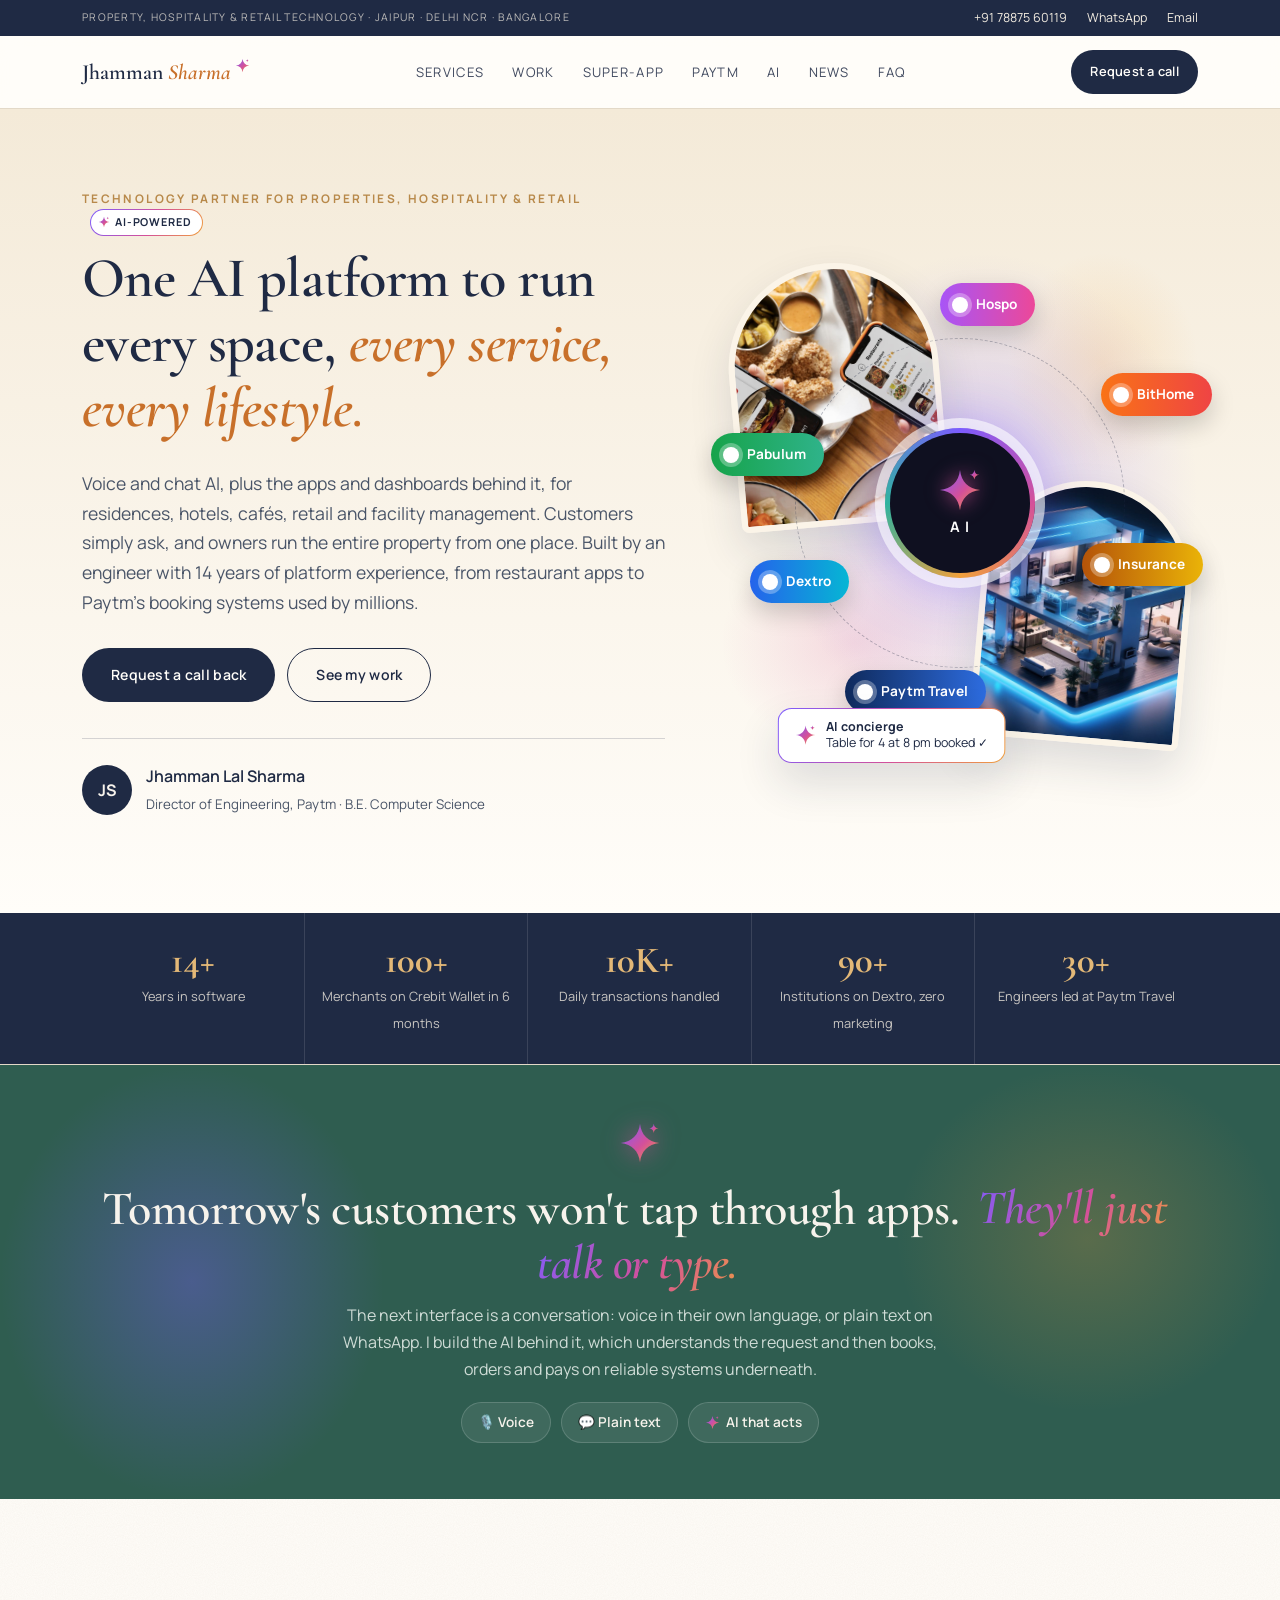
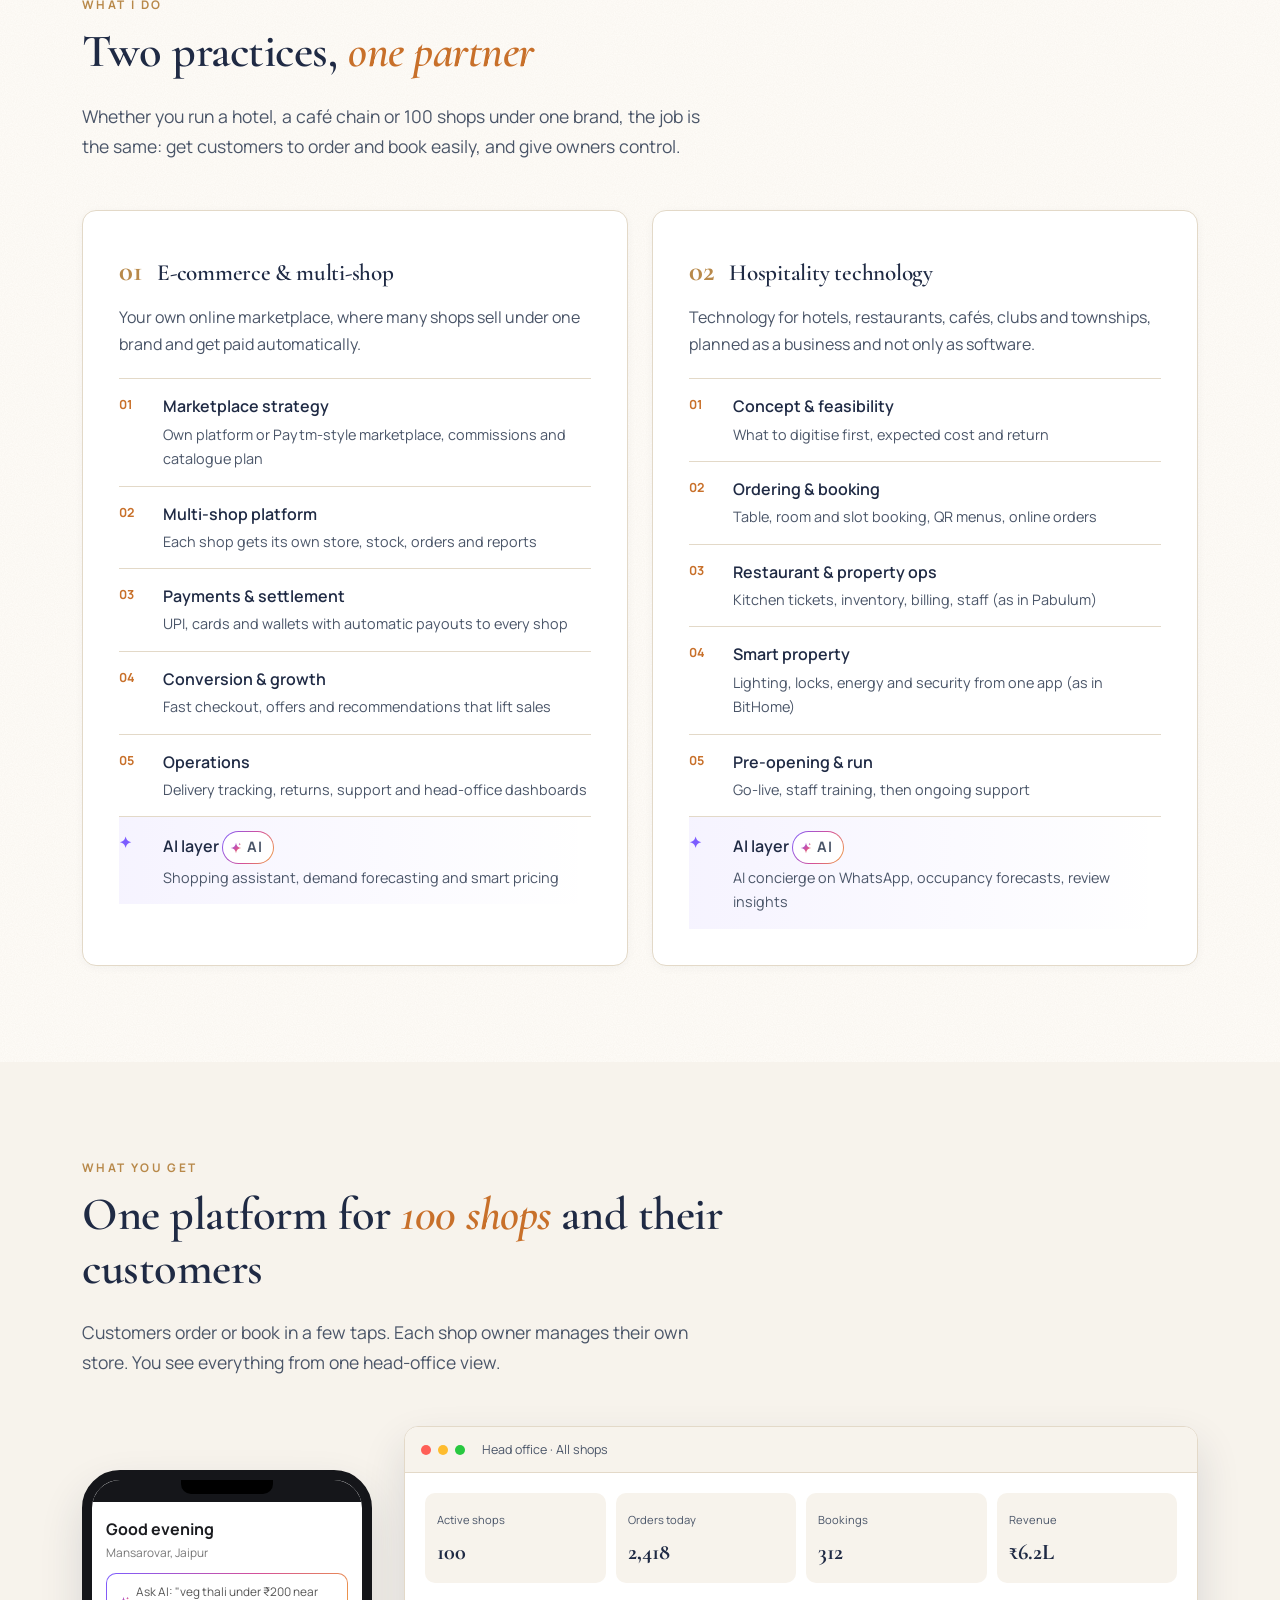
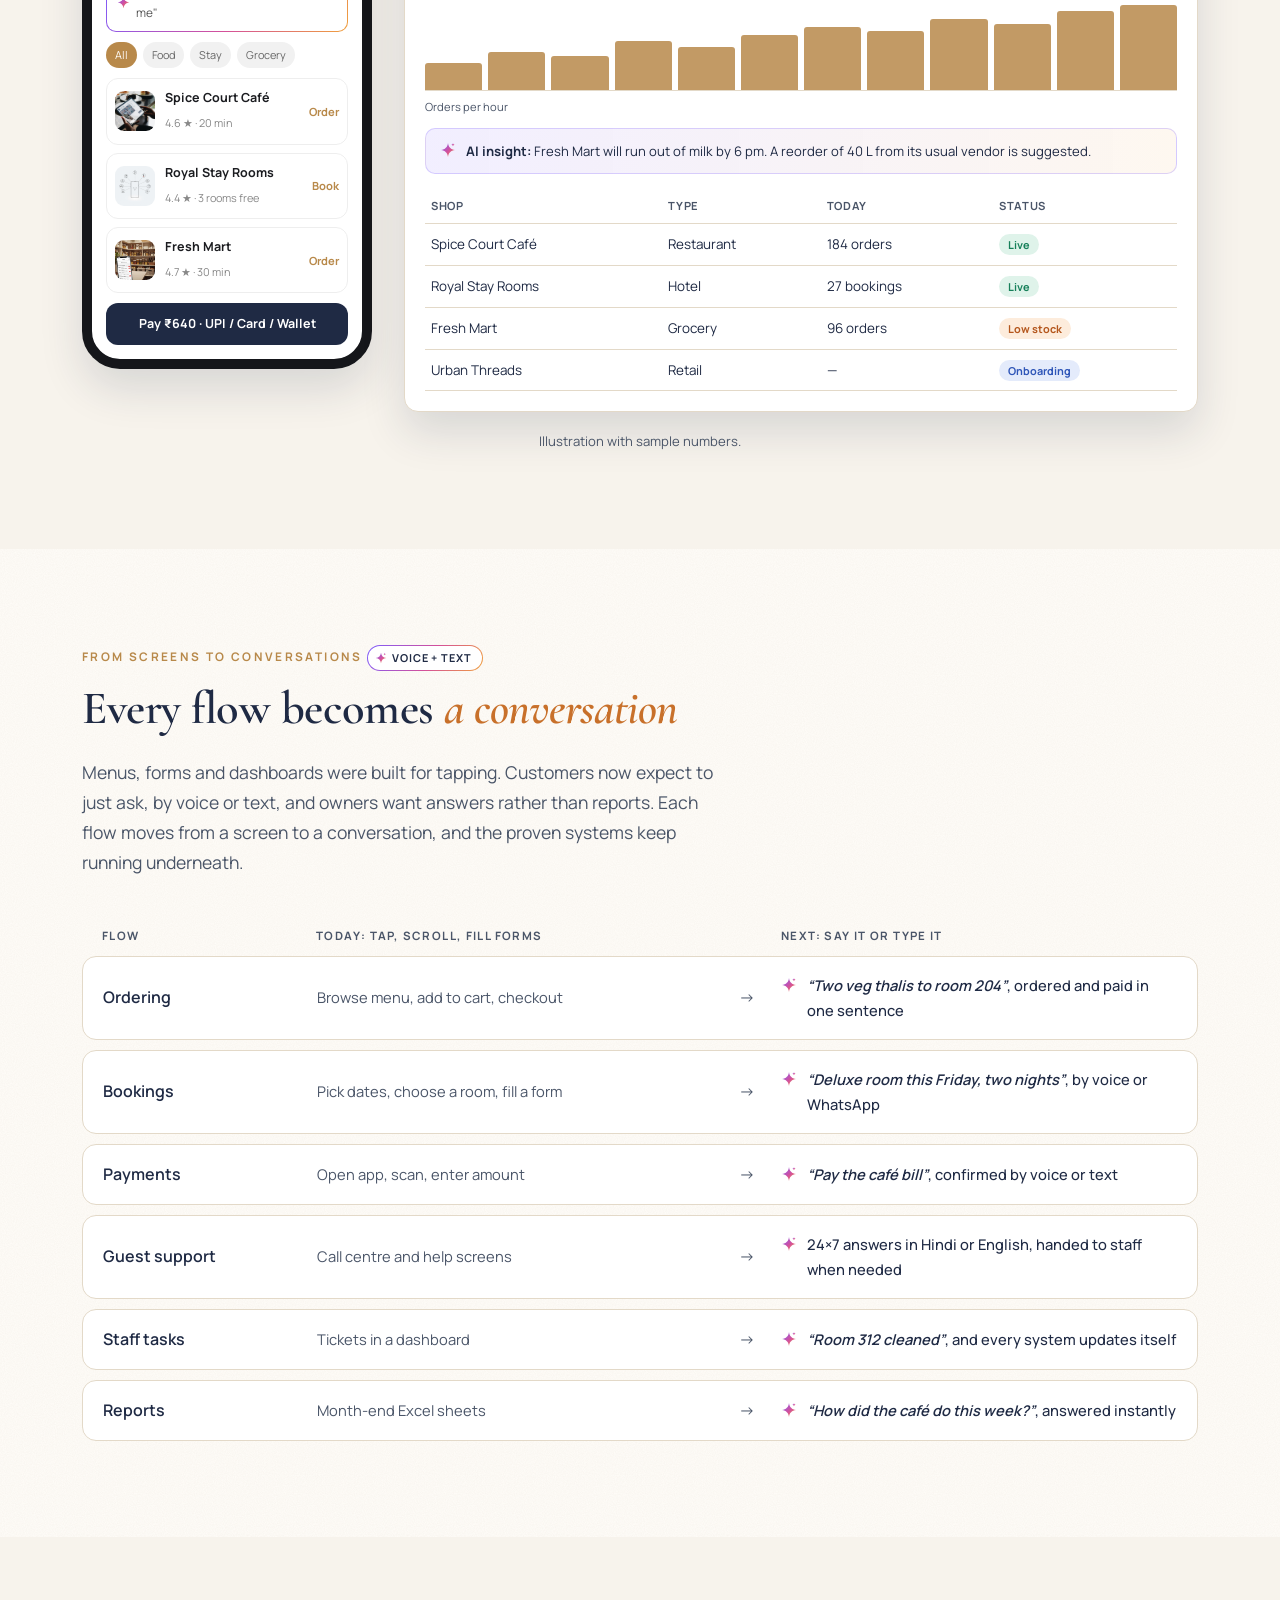
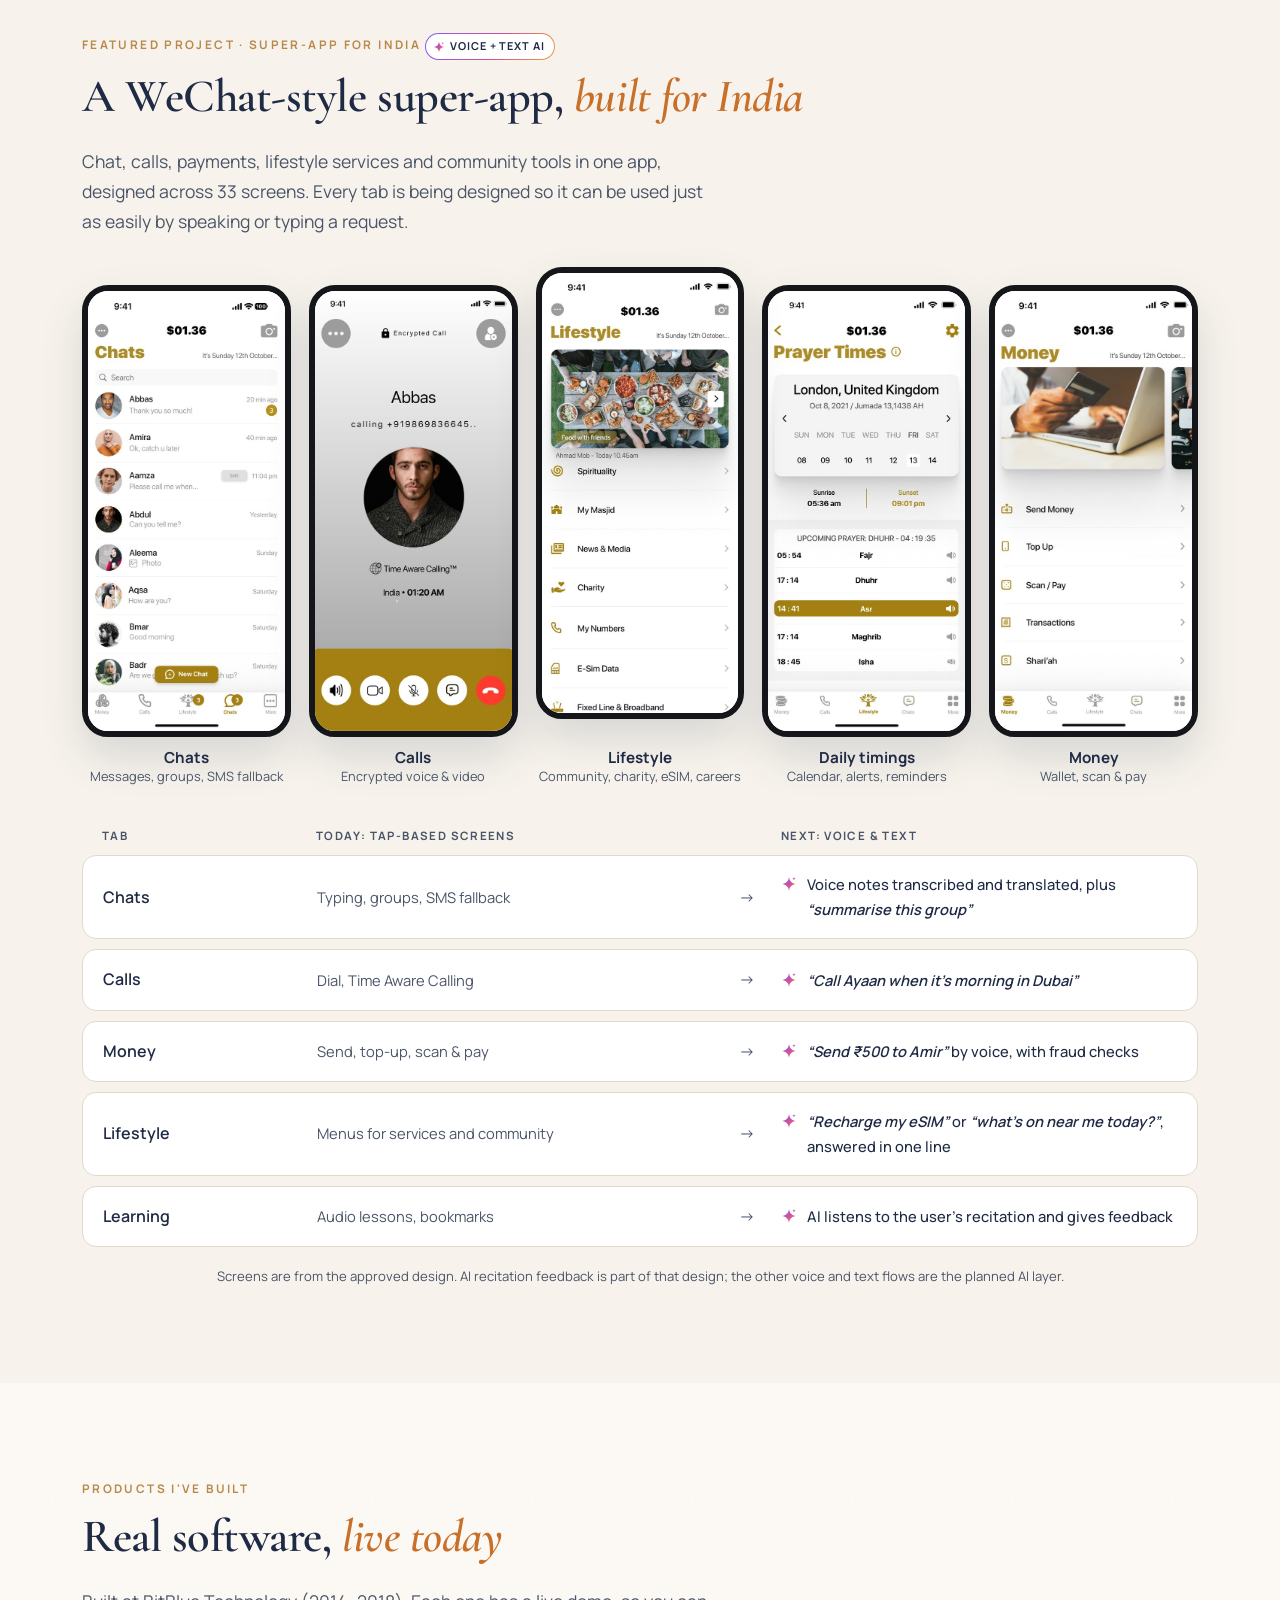
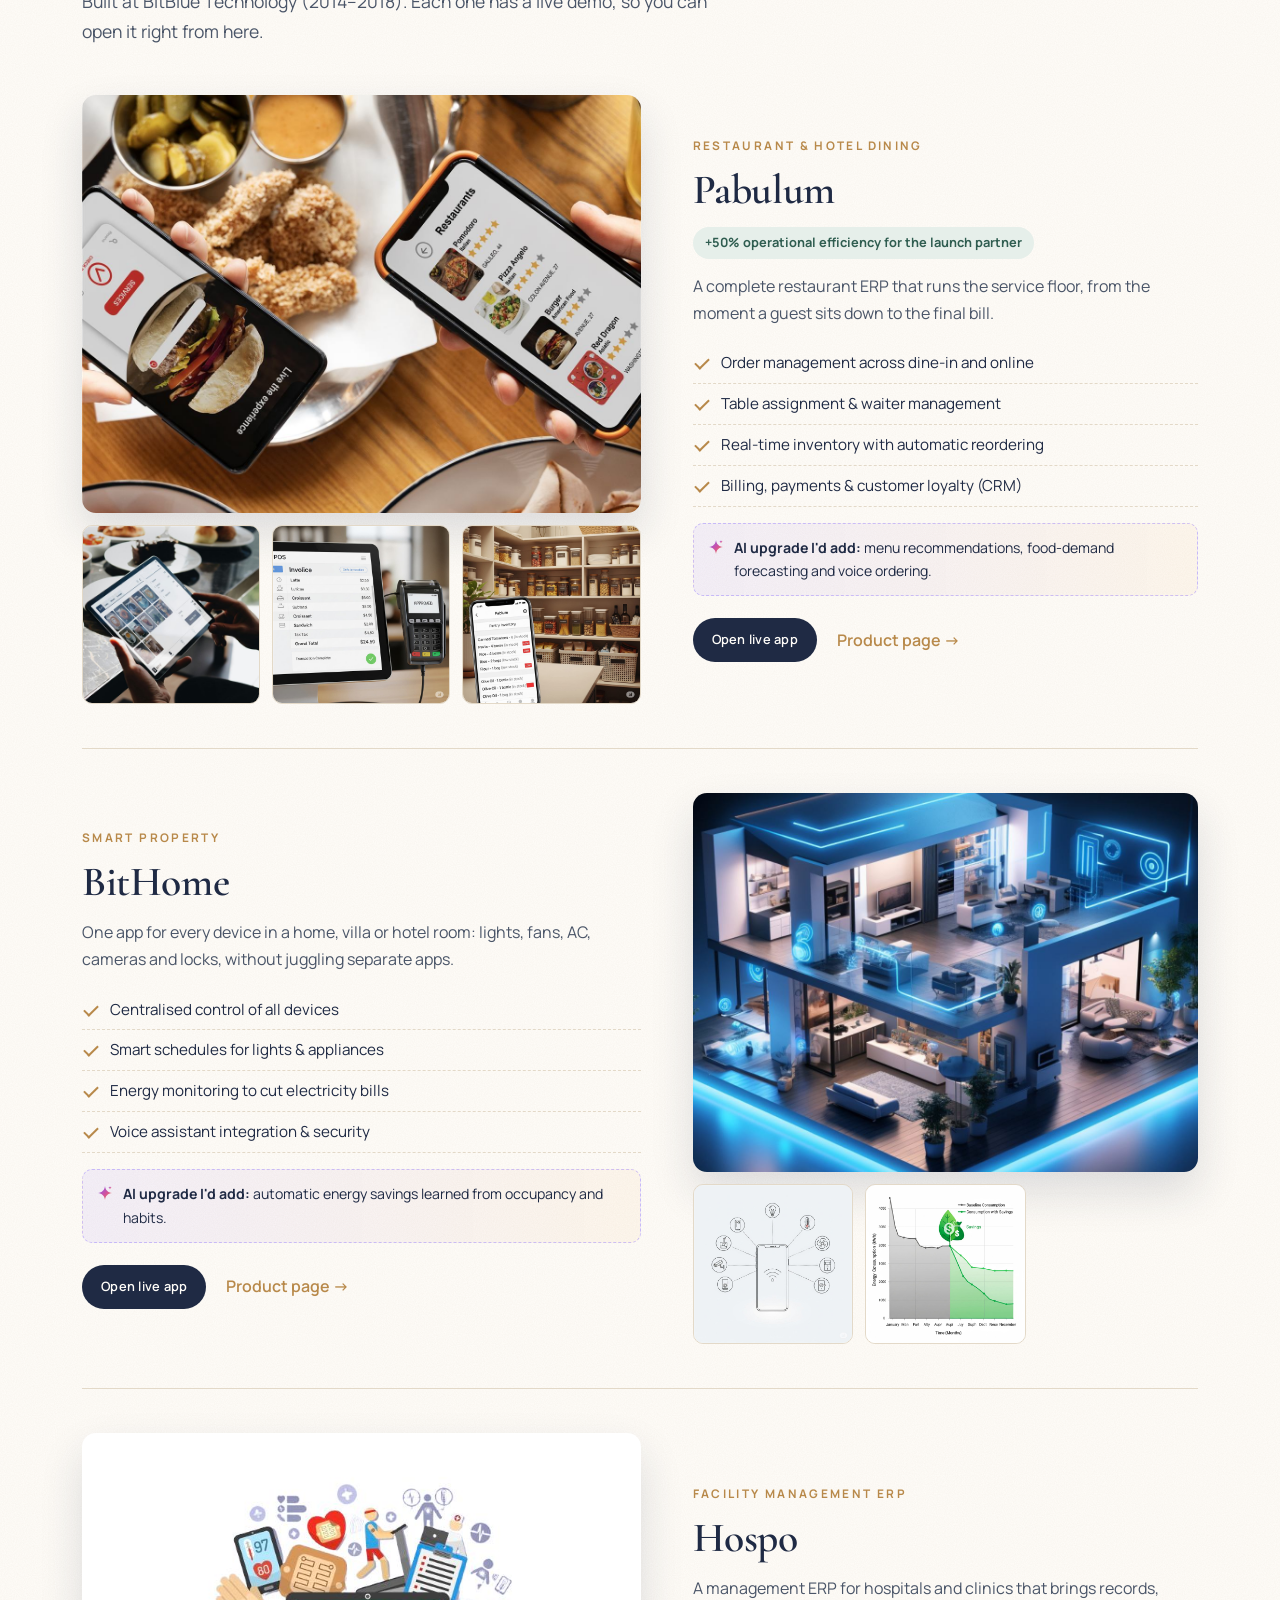
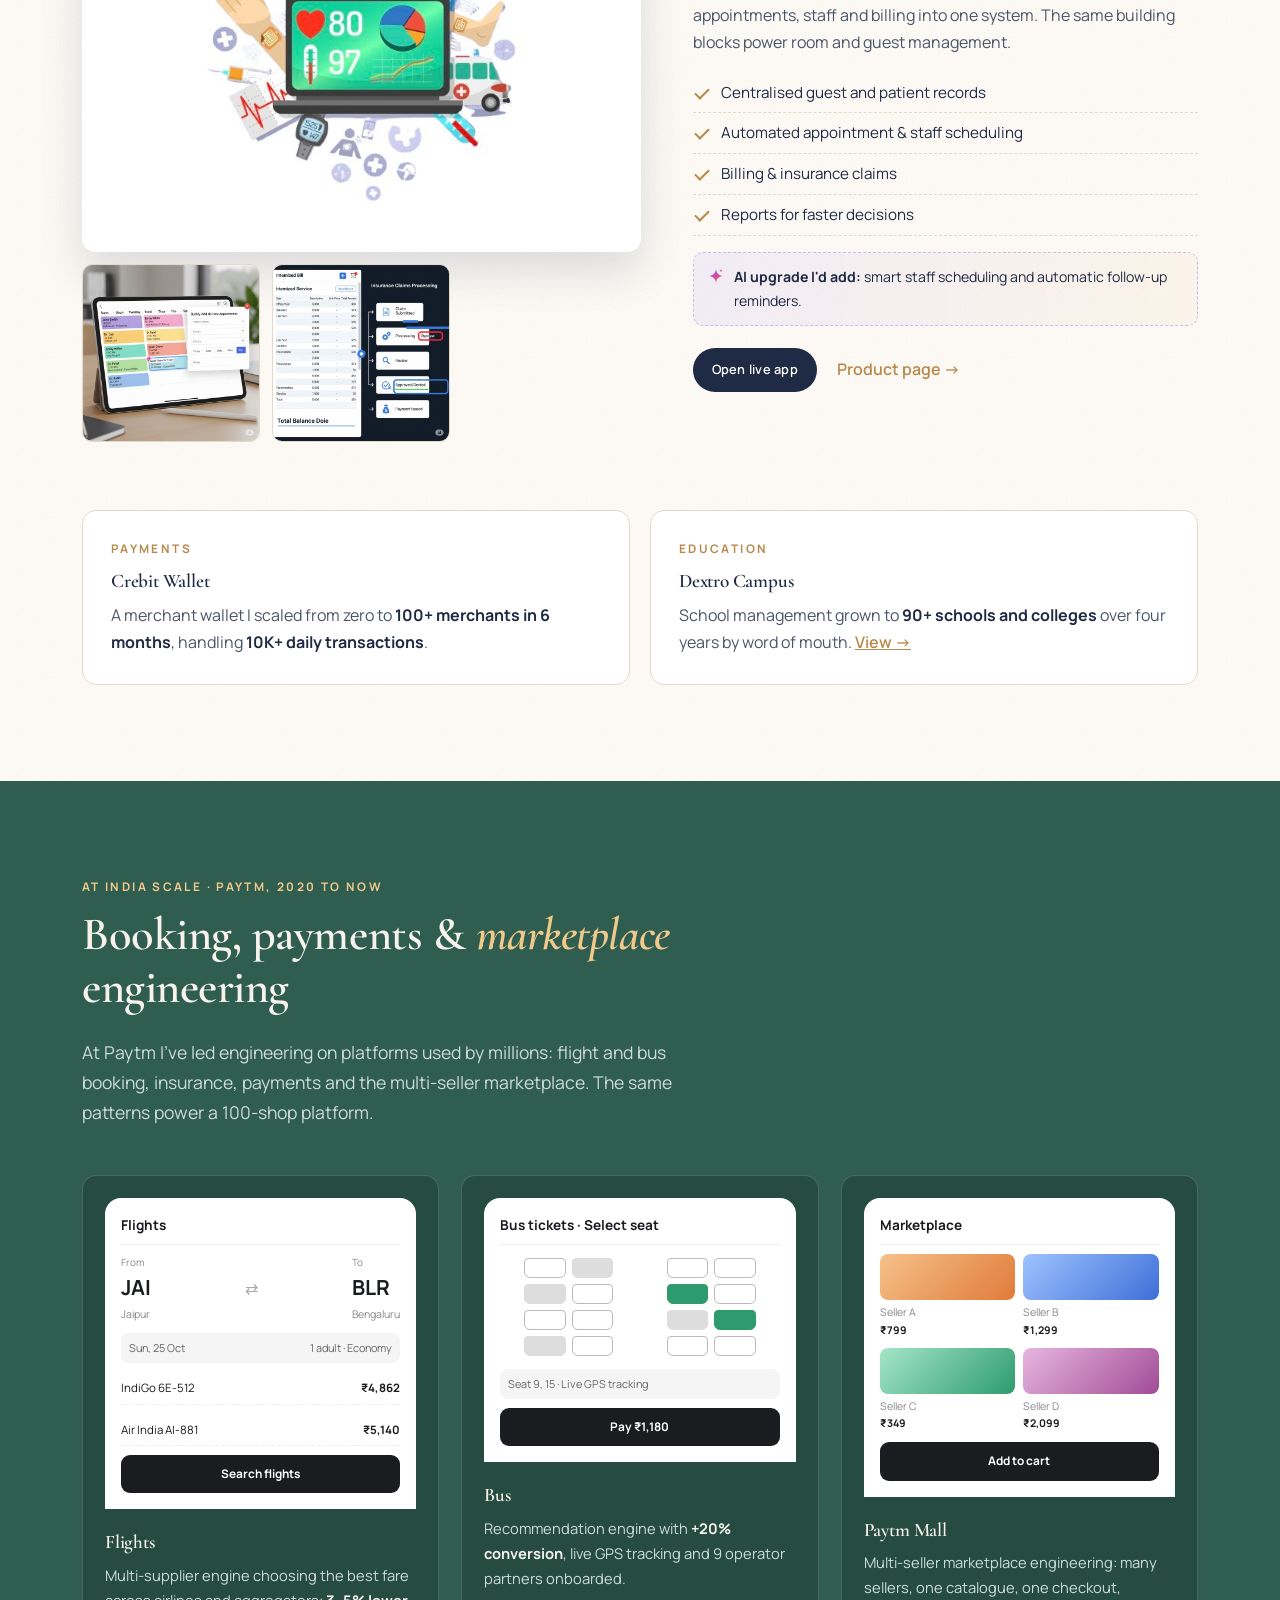
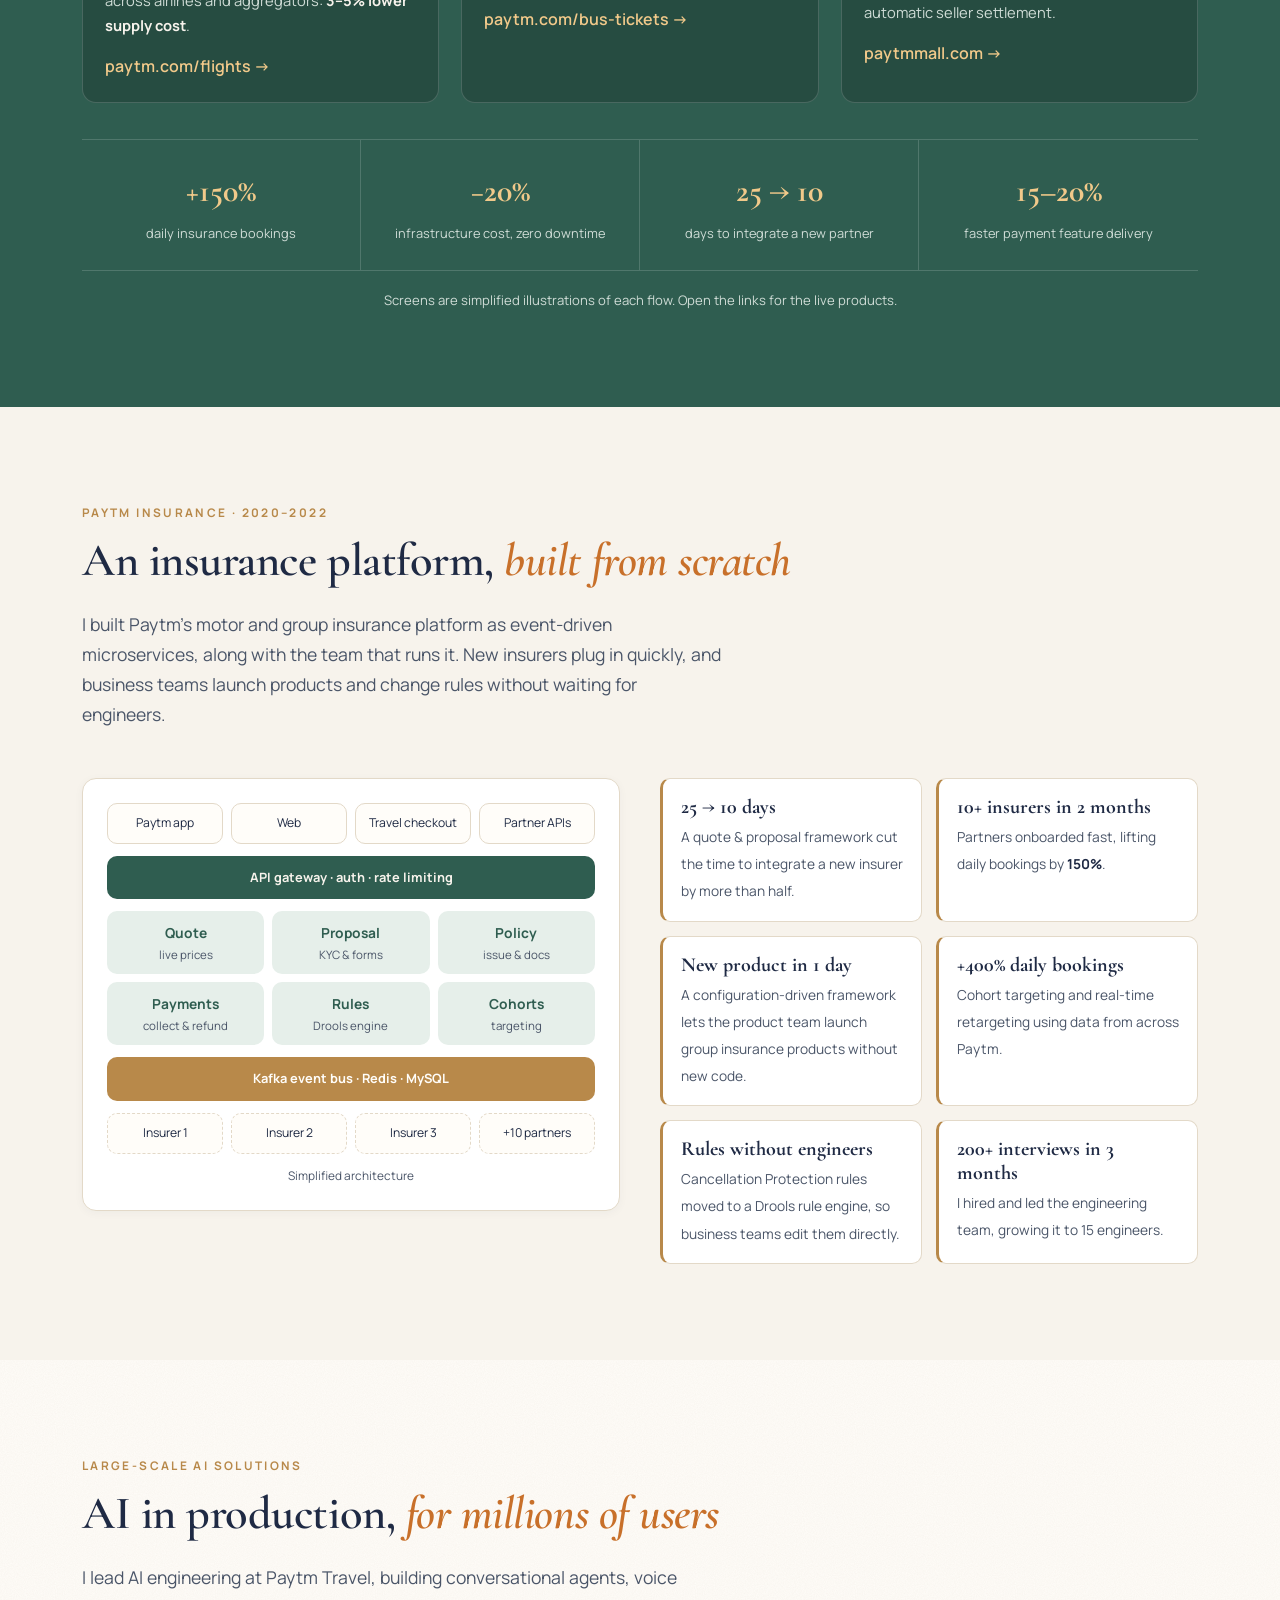
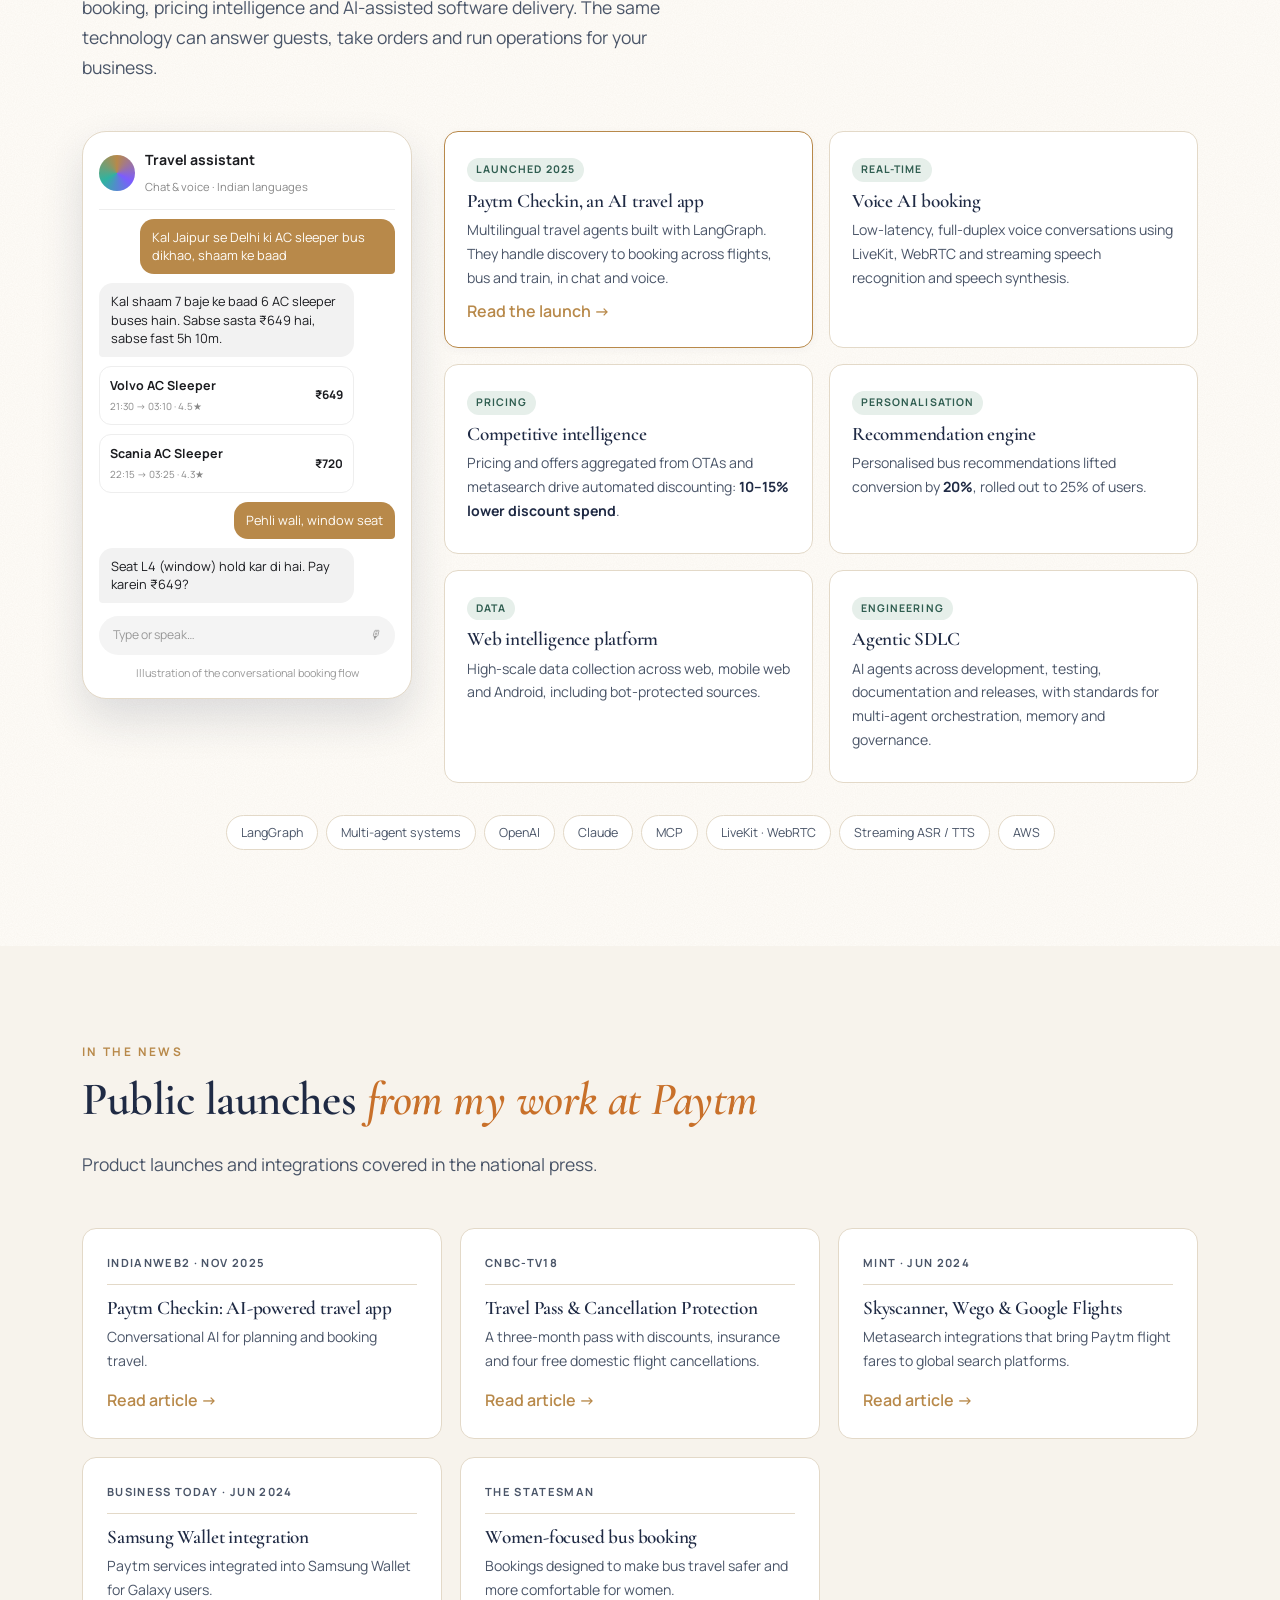
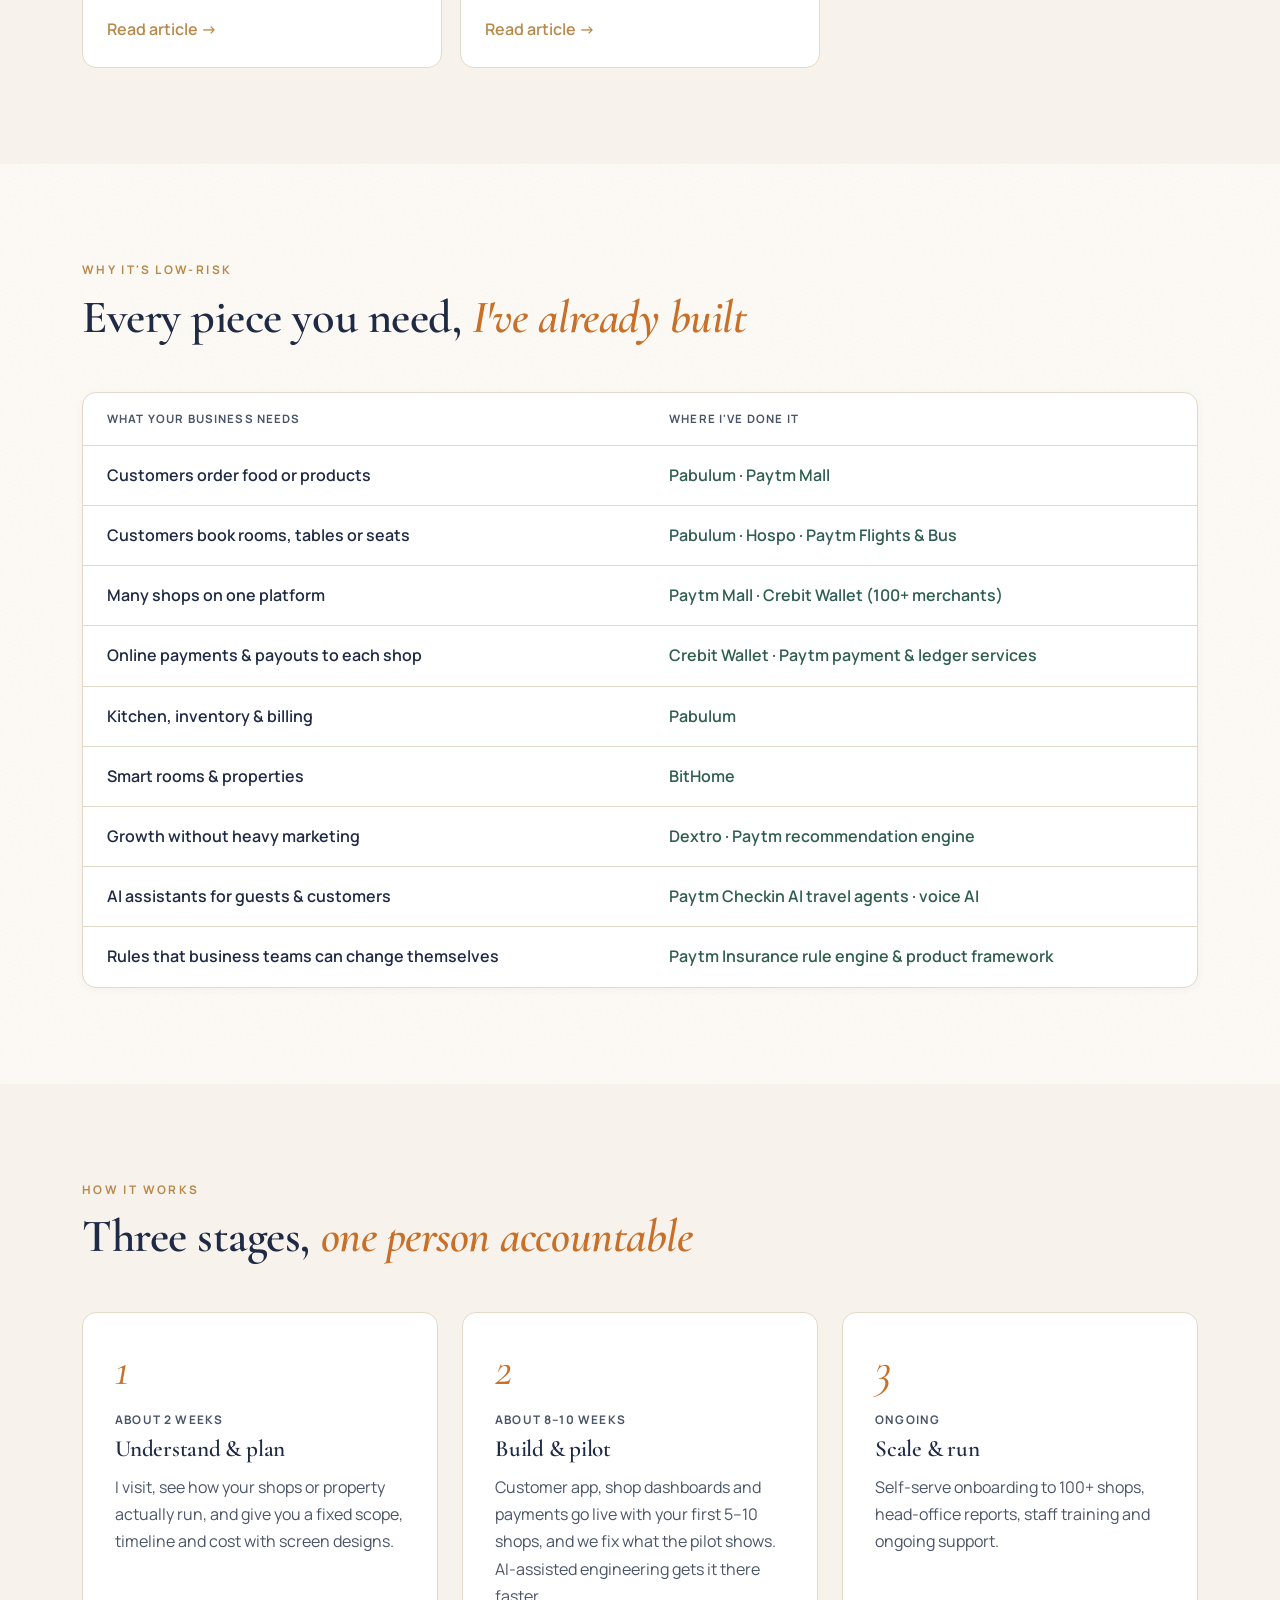
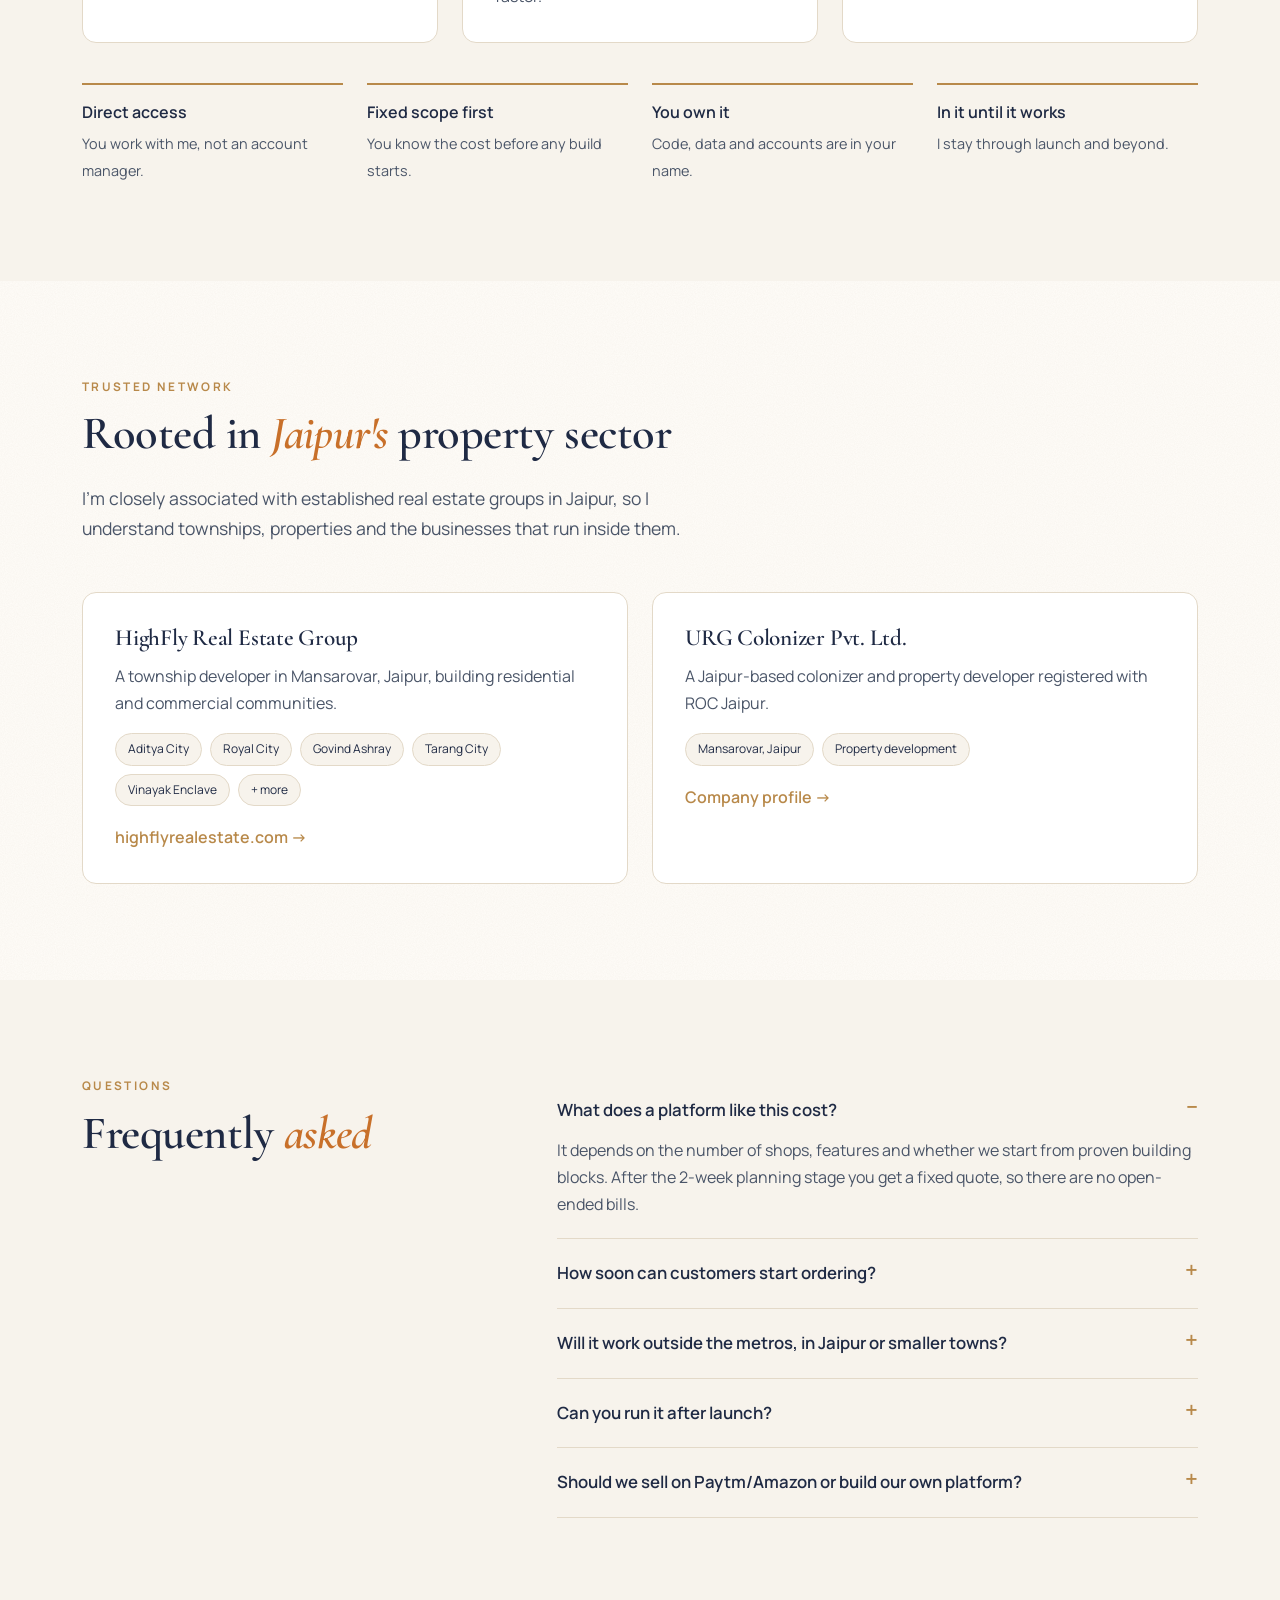
<file: portfolio-ivory-ink.html>
<!doctype html>
<html lang="en">
<head>
<meta charset="utf-8">
<meta name="viewport" content="width=device-width, initial-scale=1">
<title>Jhamman Sharma — Ivory & Ink</title>
<meta name="description" content="Jhamman Lal Sharma: hospitality and e-commerce technology consultant. Ordering, booking and multi-shop platforms.">
<link rel="preconnect" href="https://fonts.googleapis.com">
<link rel="preconnect" href="https://fonts.gstatic.com" crossorigin>
<link href="https://fonts.googleapis.com/css2?family=Cormorant+Garamond:ital,wght@0,500;0,600;0,700;1,600&family=Manrope:wght@400;500;600;700&display=swap" rel="stylesheet">
<style>
/* Shared layout. Each theme file sets the variables below and may add overrides. */
*{box-sizing:border-box}
html{scroll-behavior:smooth}
body{margin:0;background:var(--bg);color:var(--ink);font-family:var(--body);font-weight:var(--body-weight,400);font-size:16px;line-height:1.7;-webkit-font-smoothing:antialiased}
img{max-width:100%;display:block}
a{color:inherit}
h1,h2,h3,h4{font-family:var(--head);font-weight:var(--head-weight,600);line-height:1.15;margin:0 0 .5em;letter-spacing:var(--head-spacing,-.01em)}
h1{font-size:clamp(2.4rem,6vw,4.4rem)}
h2{font-size:clamp(1.9rem,4vw,2.9rem)}
h3{font-size:1.45rem}
h4{font-size:1.2rem}
h1 em,h2 em{font-family:var(--em-font);font-style:var(--em-style,italic);font-weight:var(--em-weight,inherit);color:var(--em-color);font-size:var(--em-size,1em)}
p{margin:0 0 1em}
.wrap{max-width:1180px;margin:0 auto;padding:0 16px}
@media (min-width:760px){.wrap{padding:0 32px}}
.eyebrow,.kicker{font-size:.74rem;font-weight:700;letter-spacing:.2em;text-transform:uppercase;color:var(--accent);margin-bottom:.9em}
.lead{font-size:1.1rem;color:var(--muted);max-width:640px}
.note{font-size:.82rem;color:var(--muted);text-align:center;margin:18px 0 0}
.txt{font-weight:600;color:var(--accent);text-decoration:none}
.txt:hover{text-decoration:underline}
.scroll-x{overflow-x:auto}

/* buttons */
.btn{display:inline-block;padding:14px 28px;border-radius:var(--btn-radius);font-family:var(--body);font-weight:600;font-size:.88rem;letter-spacing:var(--btn-spacing,.02em);text-transform:var(--btn-transform,none);text-decoration:none;border:1px solid transparent;cursor:pointer;transition:transform .2s,background .2s,color .2s}
.btn:hover{transform:translateY(-1px)}
.btn-primary{background:var(--btn-bg,var(--accent));color:var(--accent-ink);border-color:transparent}
.btn-line{background:transparent;color:var(--hero-ink);border-color:var(--hero-line)}
.btn-sm{padding:10px 18px;font-size:.8rem}

/* top bar + header */
.topbar{background:var(--topbar-bg);color:var(--topbar-ink);font-size:.78rem}
.topbar-in{display:flex;justify-content:space-between;align-items:center;min-height:36px;gap:12px}
.topbar-note{letter-spacing:.12em;text-transform:uppercase;font-size:.66rem;opacity:.75}
.topbar-links{display:flex;gap:20px}
.topbar-links a{text-decoration:none}
.topbar-links a:hover{color:var(--accent)}
@media (max-width:760px){.topbar-note{display:none}.topbar-links{width:100%;justify-content:space-between}}
.header{position:sticky;top:0;z-index:30;background:var(--header-bg);border-bottom:1px solid var(--header-line);backdrop-filter:blur(10px)}
.header-in{display:flex;align-items:center;justify-content:space-between;height:72px;gap:16px}
.logo{font-family:var(--head);font-size:1.35rem;font-weight:var(--head-weight,600);text-decoration:none;color:var(--header-ink)}
.logo span{font-family:var(--em-font);font-style:var(--em-style,italic);color:var(--em-color)}
.nav{display:flex;gap:28px}
.nav a{text-decoration:none;color:var(--header-ink);font-size:.82rem;letter-spacing:.1em;text-transform:uppercase;opacity:.85}
.nav a:hover{color:var(--accent);opacity:1}
@media (max-width:900px){.nav{display:none}}

/* hero */
.hero{background:var(--hero-bg);color:var(--hero-ink);padding:80px 0 96px;position:relative;overflow:hidden}
.hero .lead{color:var(--hero-muted)}
.hero-grid{display:grid;grid-template-columns:1.1fr .9fr;gap:56px;align-items:center}
@media (max-width:900px){.hero-grid{grid-template-columns:1fr}.hero{padding:56px 0 64px}}
.ctas{display:flex;gap:12px;flex-wrap:wrap;margin:30px 0 36px}
.hero-who{display:flex;align-items:center;gap:14px;padding-top:24px;border-top:1px solid var(--hero-line)}
.hero-who b{display:block;font-weight:600}
.hero-who small{color:var(--hero-muted)}
.avatar{width:50px;height:50px;border-radius:50%;display:grid;place-items:center;font-weight:700;background:var(--accent);color:var(--accent-ink);flex:none}
.hero-art{position:relative;min-height:440px}
.frame{margin:0;position:absolute;overflow:hidden;border-radius:var(--radius-lg);box-shadow:var(--shadow)}
.frame img{width:100%;height:100%;object-fit:cover}
.frame-a{top:0;left:0;width:68%;height:78%}
.frame-b{bottom:0;right:0;width:52%;height:56%;border:6px solid var(--hero-bg)}
.hero-badge{position:absolute;left:4%;bottom:6%;background:var(--accent);color:var(--accent-ink);padding:16px 20px;border-radius:var(--radius);display:flex;gap:12px;align-items:center;box-shadow:var(--shadow)}
.hero-badge b{font-family:var(--head);font-size:2.2rem;line-height:1}
.hero-badge span{font-size:.78rem;line-height:1.3;font-weight:600}
@media (max-width:900px){.hero-art{min-height:340px}}

/* stats */
.stats-strip{background:var(--strip-bg);color:var(--strip-ink);border-bottom:1px solid var(--line)}
.stats{display:grid;grid-template-columns:repeat(5,1fr)}
.stat{padding:28px 16px;text-align:center;border-right:1px solid var(--strip-line)}
.stat:last-child{border-right:0}
.stat b{display:block;font-family:var(--head);font-size:2.3rem;line-height:1.1;color:var(--strip-num)}
.stat span{font-size:.8rem;opacity:.8}
@media (max-width:800px){.stats{grid-template-columns:repeat(2,1fr)}.stat{border-bottom:1px solid var(--strip-line)}.stat:last-child{grid-column:1/-1}}

/* sections */
.sec{padding:96px 0}
@media (max-width:760px){.sec{padding:64px 0}}
.sec-alt{background:var(--bg-alt)}
.sec-head{margin-bottom:48px;max-width:760px}
.sec-dark{background:var(--dark);color:var(--dark-ink)}
.sec-dark .lead,.sec-dark .note{color:var(--dark-muted)}
.sec-dark h2 em{color:var(--dark-em,var(--em-color))}

/* practices */
.practices{display:grid;grid-template-columns:1fr 1fr;gap:24px}
@media (max-width:860px){.practices{grid-template-columns:1fr}}
.practice{background:var(--card);border:1px solid var(--line);border-radius:var(--radius-lg);padding:36px;box-shadow:var(--shadow-soft)}
.practice-top{display:flex;align-items:baseline;gap:14px;margin-bottom:6px}
.practice-top .kicker{font-family:var(--head);font-size:1.8rem;letter-spacing:0;margin:0}
.practice>p{color:var(--muted)}
.steps{list-style:none;padding:0;margin:20px 0 0;counter-reset:s}
.steps li{display:grid;gap:2px;padding:14px 0 14px 44px;border-top:1px solid var(--line);position:relative;counter-increment:s}
.steps li::before{content:counter(s,decimal-leading-zero);position:absolute;left:0;top:15px;font-size:.78rem;font-weight:700;color:var(--accent)}
.steps b{font-weight:600}
.steps span{font-size:.9rem;color:var(--muted)}

/* platform mockup */
.showcase{display:grid;grid-template-columns:290px 1fr;gap:32px;align-items:center}
@media (max-width:900px){.showcase{grid-template-columns:1fr}}
.phone{width:100%;max-width:290px;margin:0 auto;border:10px solid #15161a;border-radius:38px;background:#fff;color:#1b1c20;overflow:hidden;box-shadow:var(--shadow)}
.phone-notch{height:22px;background:#15161a;display:flex;justify-content:center}
.phone-notch i{width:92px;height:14px;background:#000;border-radius:0 0 10px 10px}
.phone-screen{padding:14px;font-family:var(--body)}
.p-title{font-weight:700}
.p-sub{font-size:.74rem;color:#777}
.p-search{margin:10px 0;padding:8px 10px;border-radius:10px;background:#f1f1f1;font-size:.76rem;color:#888}
.p-chips{display:flex;gap:6px;margin-bottom:10px}
.p-chips span{font-size:.68rem;padding:4px 9px;border-radius:999px;background:#f1f1f1;color:#666}
.p-chips .on{background:var(--accent);color:var(--accent-ink)}
.p-shop{display:flex;gap:10px;align-items:center;padding:8px;border:1px solid #eee;border-radius:12px;margin-bottom:8px}
.p-shop img{width:40px;height:40px;border-radius:9px;object-fit:cover}
.p-shop b{display:block;font-size:.78rem}
.p-shop small{font-size:.68rem;color:#888}
.p-shop em{margin-left:auto;font-style:normal;font-size:.7rem;font-weight:700;color:var(--accent)}
.p-pay{margin-top:10px;padding:10px;border-radius:12px;background:#1b1c20;color:#fff;font-size:.78rem;font-weight:700;text-align:center}
.dash{background:var(--card);border:1px solid var(--line);border-radius:var(--radius-lg);overflow:hidden;box-shadow:var(--shadow)}
.dash-bar{display:flex;align-items:center;gap:7px;padding:12px 16px;background:var(--bg-alt);border-bottom:1px solid var(--line)}
.dash-bar i{width:10px;height:10px;border-radius:50%;background:#ff5f57}
.dash-bar i:nth-child(2){background:#febc2e}.dash-bar i:nth-child(3){background:#28c840}
.dash-bar span{margin-left:10px;font-size:.78rem;color:var(--muted)}
.dash-body{padding:20px}
.kpis{display:grid;grid-template-columns:repeat(4,1fr);gap:10px}
.kpis div{padding:12px;border-radius:var(--radius);background:var(--bg-alt)}
.kpis small{font-size:.7rem;color:var(--muted)}
.kpis b{display:block;font-family:var(--head);font-size:1.4rem}
@media (max-width:560px){.kpis{grid-template-columns:repeat(2,1fr)}}
.bars{display:flex;align-items:flex-end;gap:6px;height:90px;margin-top:18px;border-bottom:1px solid var(--line)}
.bars i{flex:1;background:var(--accent);border-radius:3px 3px 0 0;opacity:.85}
.bars-l{font-size:.7rem;color:var(--muted);margin:6px 0 12px}
.dash table{width:100%;border-collapse:collapse;font-size:.84rem}
.dash th{text-align:left;font-size:.7rem;text-transform:uppercase;letter-spacing:.06em;color:var(--muted);padding:8px 6px;border-bottom:1px solid var(--line)}
.dash td{padding:9px 6px;border-bottom:1px solid var(--line);white-space:nowrap}
.tag{font-size:.68rem;font-weight:700;padding:3px 9px;border-radius:999px}
.tag.ok{background:#dff3ea;color:#17805a}.tag.warn{background:#fdecdc;color:#b4561c}.tag.new{background:#e4ebfb;color:#2f56b8}

/* products */
.product{display:grid;grid-template-columns:1.05fr .95fr;gap:52px;align-items:center;padding:44px 0;border-top:1px solid var(--line)}
.product:first-of-type{border-top:0;padding-top:0}
.product.flip .product-media{order:2}
@media (max-width:900px){.product{grid-template-columns:1fr;gap:28px}.product.flip .product-media{order:0}}
.product-media .main{width:100%;aspect-ratio:4/3;object-fit:cover;border-radius:var(--radius-lg);box-shadow:var(--shadow)}
.product-media .main.contain{object-fit:contain;background:#fff;padding:20px}
.thumbs{display:grid;grid-template-columns:repeat(3,1fr);gap:12px;margin-top:12px}
.thumbs img{width:100%;aspect-ratio:1;object-fit:cover;border-radius:var(--radius);border:1px solid var(--line)}
.product-copy h3{font-size:2.3rem;margin-bottom:.3em}
.product-copy>p{color:var(--muted)}
.metric{display:inline-block;font-size:.8rem;font-weight:700;padding:5px 12px;border-radius:var(--btn-radius);background:var(--metric-bg);color:var(--metric-ink);margin-bottom:14px}
.ticks{list-style:none;padding:0;margin:0 0 24px}
.ticks li{padding:7px 0 7px 28px;position:relative;border-bottom:1px dashed var(--line);font-size:.95rem}
.ticks li::before{content:"";position:absolute;left:2px;top:15px;width:12px;height:6px;border-left:2px solid var(--accent);border-bottom:2px solid var(--accent);transform:rotate(-45deg)}
.links{display:flex;gap:20px;align-items:center;flex-wrap:wrap}
.minis{display:grid;grid-template-columns:1fr 1fr;gap:20px;margin-top:24px}
@media (max-width:760px){.minis{grid-template-columns:1fr}}
.mini{background:var(--card);border:1px solid var(--line);border-radius:var(--radius-lg);padding:28px}
.mini p{color:var(--muted);margin:0}
.mini b{color:var(--ink)}
.mini a{color:var(--accent);font-weight:600}

/* paytm */
.paytm-grid{display:grid;grid-template-columns:repeat(3,1fr);gap:22px}
@media (max-width:960px){.paytm-grid{grid-template-columns:1fr 1fr}}
@media (max-width:640px){.paytm-grid{grid-template-columns:1fr}}
.pcard{display:flex;flex-direction:column;text-decoration:none;background:var(--dark-card);border:1px solid var(--dark-line);border-radius:var(--radius-lg);overflow:hidden;transition:transform .25s}
.pcard:hover{transform:translateY(-4px)}
.mock{margin:22px 22px 0;background:#fff;color:#1b1c20;border-radius:16px 16px 0 0;padding:16px;font-family:var(--body);min-height:220px;display:flex;flex-direction:column;gap:9px}
.m-head{font-weight:700;font-size:.85rem;padding-bottom:6px;border-bottom:1px solid #eee}
.m-row{display:flex;justify-content:space-between;align-items:center}
.m-row small{display:block;font-size:.62rem;color:#888}
.m-row b{font-size:1.3rem}
.m-row span{display:block;font-size:.66rem;color:#888}
.m-arrow{color:#aaa}
.m-line{display:flex;justify-content:space-between;font-size:.68rem;color:#666;background:#f5f5f5;padding:6px 8px;border-radius:8px}
.m-fare{display:flex;justify-content:space-between;font-size:.72rem;padding:6px 0;border-bottom:1px dashed #eee}
.m-btn{margin-top:auto;background:#1b1c20;color:#fff;text-align:center;font-size:.74rem;font-weight:700;padding:9px;border-radius:9px}
.seats{display:grid;grid-template-columns:repeat(5,1fr);gap:6px;padding:4px 24px}
.seats i{height:20px;border:1.5px solid #bbb;border-radius:4px 4px 6px 6px}
.seats i.t{background:#ddd;border-color:#ddd}
.seats i.s{background:#2e9b6f;border-color:#2e9b6f}
.m-prods{display:grid;grid-template-columns:1fr 1fr;gap:8px}
.m-prods div{font-size:.66rem;display:grid}
.m-prods i{height:46px;border-radius:8px;margin-bottom:4px}
.m-prods span{color:#888}
.pcard-copy{padding:22px;color:var(--dark-ink)}
.pcard-copy p{color:var(--dark-muted);font-size:.92rem}
.pcard-copy b{color:var(--dark-ink)}
.pcard-copy .txt{color:var(--dark-em,var(--accent))}
.paytm-metrics{display:grid;grid-template-columns:repeat(4,1fr);margin-top:36px;border-top:1px solid var(--dark-line);border-bottom:1px solid var(--dark-line)}
.paytm-metrics div{padding:24px 12px;text-align:center;border-right:1px solid var(--dark-line)}
.paytm-metrics div:last-child{border-right:0}
.paytm-metrics b{display:block;font-family:var(--head);font-size:2rem;color:var(--dark-em,var(--accent))}
.paytm-metrics span{font-size:.8rem;color:var(--dark-muted)}
@media (max-width:760px){.paytm-metrics{grid-template-columns:1fr 1fr}.paytm-metrics div{border-bottom:1px solid var(--dark-line)}}

/* capability map */
.map{background:var(--card);border:1px solid var(--line);border-radius:var(--radius-lg);box-shadow:var(--shadow-soft)}
.map table{width:100%;border-collapse:collapse;min-width:520px}
.map th{text-align:left;font-size:.72rem;text-transform:uppercase;letter-spacing:.1em;color:var(--muted);padding:16px 24px;border-bottom:1px solid var(--line)}
.map td{padding:16px 24px;border-bottom:1px solid var(--line)}
.map tr:last-child td{border-bottom:0}
.map td:first-child{font-weight:600}
.map td:last-child{color:var(--accent)}

/* process */
.process{display:grid;grid-template-columns:repeat(3,1fr);gap:24px}
@media (max-width:860px){.process{grid-template-columns:1fr}}
.pstep{background:var(--card);border:1px solid var(--line);border-radius:var(--radius-lg);padding:32px;position:relative}
.pstep .num{font-family:var(--head);font-size:3rem;line-height:1;color:var(--accent);display:block;margin-bottom:12px}
.pstep small{font-size:.74rem;font-weight:700;letter-spacing:.1em;text-transform:uppercase;color:var(--muted)}
.pstep h3{margin-top:4px}
.pstep p{color:var(--muted);margin:0}
.promises{display:grid;grid-template-columns:repeat(4,1fr);gap:24px;margin-top:40px}
@media (max-width:860px){.promises{grid-template-columns:1fr 1fr}}
.promises div{border-top:2px solid var(--accent);padding-top:14px}
.promises b{display:block;font-weight:600;margin-bottom:4px}
.promises span{font-size:.9rem;color:var(--muted)}

/* network */
.net{display:grid;grid-template-columns:1fr 1fr;gap:24px}
@media (max-width:760px){.net{grid-template-columns:1fr}}
.net-card{background:var(--card);border:1px solid var(--line);border-radius:var(--radius-lg);padding:32px}
.net-card p{color:var(--muted)}
.pills{display:flex;flex-wrap:wrap;gap:8px;margin-bottom:18px}
.pills span{font-size:.75rem;padding:5px 12px;border-radius:999px;background:var(--bg-alt);border:1px solid var(--line)}

/* faq */
.faq-wrap{display:grid;grid-template-columns:.8fr 1.2fr;gap:48px}
@media (max-width:860px){.faq-wrap{grid-template-columns:1fr;gap:0}}
.faq details{border-bottom:1px solid var(--line);padding:20px 0}
.faq summary{cursor:pointer;font-weight:600;font-size:1.05rem;list-style:none;display:flex;justify-content:space-between;gap:16px}
.faq summary::-webkit-details-marker{display:none}
.faq summary::after{content:"+";color:var(--accent);font-size:1.4rem;line-height:1}
.faq details[open] summary::after{content:"−"}
.faq p{color:var(--muted);margin:12px 0 0}

/* contact */
.contact{background:var(--contact-bg);color:var(--contact-ink)}
.contact .lead{color:var(--contact-muted)}
.contact h2 em{color:var(--dark-em,var(--em-color))}
.contact-grid{display:grid;grid-template-columns:1fr 1fr;gap:56px;align-items:start}
@media (max-width:860px){.contact-grid{grid-template-columns:1fr}}
.contact-lines{display:grid;gap:10px;margin-top:24px}
.contact-lines a{text-decoration:none;font-size:1.05rem;border-bottom:1px solid var(--contact-line);padding-bottom:10px}
.contact-lines a:hover{color:var(--accent)}
.form{background:var(--card);color:var(--ink);border-radius:var(--radius-lg);padding:32px;display:grid;gap:16px;box-shadow:var(--shadow)}
.form label{display:grid;gap:6px;font-size:.8rem;font-weight:600;color:var(--muted)}
.form input,.form select{font:inherit;font-size:.95rem;padding:12px 14px;border:1px solid var(--line);border-radius:var(--radius);background:var(--bg);color:var(--ink)}
.form input:focus,.form select:focus{outline:2px solid var(--accent);outline-offset:1px}
.form small{color:var(--muted);text-align:center}
.footer{background:var(--contact-bg);color:var(--contact-muted);font-size:.8rem;text-align:center;padding:24px 0 36px;border-top:1px solid var(--contact-line)}

/* insurance */
.ins{display:grid;grid-template-columns:1fr 1fr;gap:40px;align-items:start}
@media (max-width:900px){.ins{grid-template-columns:1fr}}
.arch-diagram{background:var(--card);border:1px solid var(--line);border-radius:var(--radius-lg);padding:24px;display:grid;gap:12px;box-shadow:var(--shadow-soft)}
.arch-diagram>small{text-align:center;color:var(--muted);font-size:.74rem}
.ad-row{display:grid;grid-template-columns:repeat(4,1fr);gap:8px}
.ad-row span{font-size:.76rem;text-align:center;padding:9px 6px;border-radius:var(--radius);border:1px solid var(--line);background:var(--bg)}
.ad-svc{grid-template-columns:repeat(3,1fr)}
.ad-svc span{background:var(--metric-bg);border-color:transparent;color:var(--ink);font-size:.72rem;color:var(--muted)}
.ad-svc b{display:block;font-size:.86rem;color:var(--metric-ink)}
.ad-gw,.ad-bus{text-align:center;font-size:.8rem;font-weight:700;padding:11px;border-radius:var(--radius);background:var(--dark);color:var(--dark-ink);position:relative}
.ad-bus{background:var(--accent);color:var(--accent-ink)}
.ad-ins span{border-style:dashed}
.ins-points{display:grid;grid-template-columns:1fr 1fr;gap:14px}
@media (max-width:560px){.ins-points{grid-template-columns:1fr}}
.ip{background:var(--card);border:1px solid var(--line);border-left:3px solid var(--accent);border-radius:var(--radius);padding:16px 18px}
.ip b{display:block;font-family:var(--head);font-size:1.25rem;line-height:1.2;margin-bottom:4px}
.ip span{font-size:.86rem;color:var(--muted)}
.ip strong{color:var(--ink)}

/* ai */
.ai-top{display:grid;grid-template-columns:330px 1fr;gap:32px;align-items:start}
@media (max-width:960px){.ai-top{grid-template-columns:1fr}}
.chat{background:#fff;color:#1b1c20;border-radius:24px;border:1px solid var(--line);padding:16px;display:grid;gap:9px;box-shadow:var(--shadow);font-family:var(--body);max-width:360px;width:100%;margin:0 auto}
.chat-head{display:flex;gap:10px;align-items:center;padding-bottom:10px;border-bottom:1px solid #eee}
.chat-head i{width:36px;height:36px;border-radius:50%;background:conic-gradient(var(--accent),#7c5cff,#2fb3a0,var(--accent))}
.chat-head b{display:block;font-size:.88rem}
.chat-head small{font-size:.7rem;color:#888}
.msg{font-size:.8rem;line-height:1.45;padding:9px 12px;border-radius:14px;max-width:86%}
.msg.me{justify-self:end;background:var(--accent);color:var(--accent-ink);border-bottom-right-radius:4px}
.msg.bot{background:#f2f2f2;border-bottom-left-radius:4px}
.msg-card{display:flex;justify-content:space-between;align-items:center;border:1px solid #eee;border-radius:12px;padding:8px 10px;font-size:.74rem;max-width:86%}
.msg-card b{display:block;font-size:.78rem}
.msg-card small{color:#888}
.msg-card em{font-style:normal;font-weight:700}
.chat-input{display:flex;justify-content:space-between;align-items:center;background:#f4f4f4;border-radius:999px;padding:9px 14px;font-size:.76rem;color:#999;margin-top:4px}
.chat-note{text-align:center;font-size:.68rem;color:#999}
.ai-grid{display:grid;grid-template-columns:repeat(2,1fr);gap:16px}
@media (max-width:640px){.ai-grid{grid-template-columns:1fr}}
.ai-card{display:block;text-decoration:none;background:var(--card);border:1px solid var(--line);border-radius:var(--radius-lg);padding:22px;transition:transform .2s}
a.ai-card{border-color:var(--accent);box-shadow:var(--shadow-soft)}
a.ai-card:hover{transform:translateY(-3px)}
.ai-card h4{margin:8px 0 6px}
.ai-card p{font-size:.88rem;color:var(--muted);margin:0 0 8px}
.ai-card b{color:var(--ink)}
.ai-tag{display:inline-block;font-size:.66rem;font-weight:700;letter-spacing:.1em;text-transform:uppercase;padding:3px 9px;border-radius:999px;background:var(--metric-bg);color:var(--metric-ink)}
.ai-stack{display:flex;flex-wrap:wrap;gap:8px;justify-content:center;margin-top:32px}
.ai-stack span{font-size:.78rem;padding:6px 14px;border-radius:999px;border:1px solid var(--line);background:var(--card);color:var(--muted)}

/* press */
.press{display:grid;grid-template-columns:repeat(3,1fr);gap:18px}
@media (max-width:960px){.press{grid-template-columns:1fr 1fr}}
@media (max-width:600px){.press{grid-template-columns:1fr}}
.pr{display:flex;flex-direction:column;text-decoration:none;background:var(--card);border:1px solid var(--line);border-radius:var(--radius-lg);padding:24px;transition:transform .2s,border-color .2s}
.pr:hover{transform:translateY(-3px);border-color:var(--accent)}
.pr-src{font-size:.7rem;font-weight:700;letter-spacing:.12em;text-transform:uppercase;color:var(--muted);padding-bottom:12px;margin-bottom:12px;border-bottom:1px solid var(--line)}
.pr h4{margin-bottom:6px}
.pr p{font-size:.88rem;color:var(--muted);flex:1}

/* AI touches: sparkle mark, chips, insight rows, traditional-vs-AI table */
:root{--ai-grad:linear-gradient(120deg,#7c5cff,#d4509a 55%,#f0a03c)}
.spark{width:1em;height:1em;vertical-align:-.12em;fill:url(#aiGrad)}
.ai-chip{display:inline-flex;align-items:center;gap:5px;font-size:.68rem;font-weight:700;letter-spacing:.08em;text-transform:uppercase;padding:3px 10px 3px 7px;border-radius:999px;background:var(--card);border:1px solid transparent;background-image:linear-gradient(var(--card),var(--card)),var(--ai-grad);background-origin:border-box;background-clip:padding-box,border-box;color:var(--ink);vertical-align:middle;white-space:nowrap}
.ai-chip .spark{width:12px;height:12px}
.ai-text{background:var(--ai-grad);-webkit-background-clip:text;background-clip:text;color:transparent;font-weight:700}
.hero .ai-chip{margin-left:8px}
.logo .spark{width:.7em;height:.7em;margin-left:4px;vertical-align:.25em}
.hero-ai{position:absolute;top:6%;right:0;display:flex;align-items:center;gap:10px;background:var(--card);color:var(--ink);padding:12px 16px;border-radius:var(--radius);box-shadow:var(--shadow);font-size:.78rem;line-height:1.3;max-width:220px;z-index:2}
.hero-ai .spark{width:28px;height:28px;flex:none}
.hero-ai b{display:block}
.steps li.ai-step{background:linear-gradient(90deg,rgba(124,92,255,.07),transparent)}
.steps li.ai-step::before{content:"✦";color:#7c5cff;font-size:.95rem;top:13px}
.p-ask{display:flex;align-items:center;gap:6px;margin:10px 0;padding:8px 10px;border-radius:10px;font-size:.74rem;color:#555;border:1px solid transparent;background-image:linear-gradient(#fff,#fff),var(--ai-grad);background-origin:border-box;background-clip:padding-box,border-box}
.p-ask .spark{width:13px;height:13px;flex:none}
.ai-insight{display:flex;gap:10px;align-items:flex-start;margin:4px 0 14px;padding:11px 14px;border-radius:var(--radius);font-size:.82rem;background:linear-gradient(90deg,rgba(124,92,255,.10),rgba(240,160,60,.08));border:1px solid rgba(124,92,255,.25);color:var(--ink)}
.ai-insight .spark{width:16px;height:16px;flex:none;margin-top:2px}
.ai-insight b{font-weight:700}
.ai-up{display:flex;gap:10px;align-items:flex-start;font-size:.88rem;padding:12px 14px;border-radius:var(--radius);margin:-8px 0 22px;background:linear-gradient(90deg,rgba(124,92,255,.08),rgba(240,160,60,.06));border:1px dashed rgba(124,92,255,.35)}
.ai-up .spark{width:16px;height:16px;flex:none;margin-top:3px}
.layer{display:grid;gap:10px}
.layer-row{display:grid;grid-template-columns:200px 1fr 40px 1fr;gap:14px;align-items:center;background:var(--card);border:1px solid var(--line);border-radius:var(--radius-lg);padding:16px 20px}
.layer-head{background:none;border:0;padding:0 20px;font-size:.72rem;font-weight:700;letter-spacing:.12em;text-transform:uppercase;color:var(--muted)}
.layer-row>b{font-weight:600}
.layer-row .trad{color:var(--muted);font-size:.92rem}
.layer-row .arrow{text-align:center;color:var(--muted)}
.layer-row .withai{display:flex;gap:10px;align-items:flex-start;font-size:.92rem;font-weight:500}
.layer-row .withai .spark{width:16px;height:16px;flex:none;margin-top:4px}
@media (max-width:800px){.layer-row{grid-template-columns:1fr;gap:6px}.layer-row .arrow{display:none}.layer-head{display:none}.layer-row .trad::before{content:"Today: ";font-weight:700}}

/* hero visual: live platform scene */
.hv{min-height:480px}
.hv-photo{position:absolute;margin:0;top:0;right:0;width:58%;height:62%;border-radius:var(--radius-lg);overflow:hidden;box-shadow:var(--shadow)}
.hv-photo img{width:100%;height:100%;object-fit:cover}
.hv-photo::after{content:"";position:absolute;inset:0;background:linear-gradient(200deg,transparent 40%,rgba(0,0,0,.35))}
.hv-dash{position:absolute;left:0;top:16%;width:64%;background:var(--card);color:var(--ink);border:1px solid var(--line);border-radius:var(--radius-lg);padding:18px 20px;box-shadow:var(--shadow);z-index:2}
.hv-top{display:flex;justify-content:space-between;font-size:.72rem;color:var(--muted)}
.hv-live{color:#17a36b;font-weight:700}
.hv-big{font-family:var(--head);font-size:2.2rem;line-height:1.1;margin:6px 0 2px}
.hv-big small{font-family:var(--body);font-size:.72rem;font-weight:700;color:#17a36b;vertical-align:middle}
.hv-line{width:100%;height:70px;display:block;color:var(--accent)}
.hv-line .area{fill:currentColor;opacity:.12}
.hv-line .ln{fill:none;stroke:currentColor;stroke-width:3;stroke-linecap:round;vector-effect:non-scaling-stroke}
.hv-kpis{display:grid;grid-template-columns:repeat(3,1fr);gap:8px;margin-top:10px;padding-top:12px;border-top:1px solid var(--line)}
.hv-kpis b{display:block;font-family:var(--head);font-size:1.15rem;line-height:1.2}
.hv-kpis small{font-size:.7rem;color:var(--muted)}
.hv-phone{position:absolute;right:4%;bottom:0;width:42%;min-width:200px;background:#fff;color:#1b1c20;border:8px solid #15161a;border-radius:28px;padding:12px;display:grid;gap:7px;box-shadow:var(--shadow);z-index:3;font-family:var(--body)}
.hv-chat-h{display:flex;align-items:center;gap:6px;font-size:.78rem;padding-bottom:6px;border-bottom:1px solid #eee}
.hv-chat-h .spark{width:16px;height:16px}
.hv-msg{font-size:.74rem;line-height:1.4;padding:7px 10px;border-radius:12px;max-width:88%}
.hv-msg.me{justify-self:end;background:var(--accent);color:var(--accent-ink);border-bottom-right-radius:3px}
.hv-msg.bot{background:#f1f1f1;border-bottom-left-radius:3px}
.hv-typing{display:flex;gap:4px;padding:8px 10px;background:#f1f1f1;border-radius:12px;width:max-content}
.hv-typing i{width:6px;height:6px;border-radius:50%;background:#aaa;animation:hvdot 1.2s infinite}
.hv-typing i:nth-child(2){animation-delay:.2s}.hv-typing i:nth-child(3){animation-delay:.4s}
@keyframes hvdot{0%,60%,100%{opacity:.3;transform:none}30%{opacity:1;transform:translateY(-3px)}}
.hv-toast{position:absolute;z-index:4;display:flex;align-items:center;gap:8px;background:var(--card);color:var(--ink);border:1px solid var(--line);border-radius:999px;padding:9px 14px;font-size:.76rem;font-weight:600;box-shadow:var(--shadow);white-space:nowrap;animation:hvfloat 5s ease-in-out infinite}
.hv-toast b{color:var(--accent)}
.hv-toast .spark{width:15px;height:15px}
.hv-toast.t1{top:3%;left:6%}
.hv-toast.t2{top:62%;left:-3%;animation-delay:1.2s}
.hv-toast.t3{bottom:4%;left:8%;animation-delay:2.4s;border:1px solid transparent;background-image:linear-gradient(var(--card),var(--card)),var(--ai-grad);background-origin:border-box;background-clip:padding-box,border-box}
@keyframes hvfloat{0%,100%{transform:translateY(0)}50%{transform:translateY(-6px)}}
@media (prefers-reduced-motion:reduce){.hv-toast,.hv-typing i{animation:none}}
@media (max-width:900px){.hv{min-height:520px}.hv-dash{width:78%}.hv-photo{width:70%}.hv-phone{width:58%}.hv-toast.t2{left:0}}
@media (max-width:480px){.hv-dash{width:92%}.hv-phone{width:66%;min-width:0}.hv-toast{font-size:.7rem}}
.hero h1{font-size:clamp(2.2rem,4.4vw,3.7rem)}
.hv-spaces{display:flex;flex-wrap:wrap;gap:5px;margin:10px 0 4px}
.hv-spaces span{font-size:.64rem;font-weight:600;padding:3px 8px;border-radius:999px;background:var(--bg-alt);color:var(--muted)}
.hv-spaces .on{background:var(--accent);color:var(--accent-ink)}
.hv-toast.t4{top:14%;right:-2%;animation-delay:3.4s}
.hv-photo::after{background:linear-gradient(200deg,transparent 50%,rgba(0,0,0,.25))}
@media (max-width:900px){.hv-toast.t4{display:none}}
.hv-dash{width:60%}

/* hero visual: AI core with orbiting products (BitBlue-inspired) */
.orbit{min-height:500px;isolation:isolate}
.ob-glow{position:absolute;inset:-10%;z-index:-1;background:radial-gradient(circle at 55% 45%,rgba(124,92,255,.28),transparent 45%),radial-gradient(circle at 30% 75%,rgba(212,80,154,.22),transparent 40%),radial-gradient(circle at 80% 20%,rgba(240,160,60,.22),transparent 40%);filter:blur(10px)}
.ob-photo{position:absolute;margin:0;overflow:hidden;border-radius:var(--radius-lg);box-shadow:var(--shadow);border:6px solid var(--card)}
.ob-photo img{width:100%;height:100%;object-fit:cover}
.ob-p1{top:2%;left:2%;width:44%;aspect-ratio:4/5;transform:rotate(-5deg)}
.ob-p2{bottom:2%;right:2%;width:44%;aspect-ratio:4/5;transform:rotate(5deg)}
.ob-ring{position:absolute;left:50%;top:50%;width:330px;height:330px;margin:-165px 0 0 -165px;border-radius:50%;border:1.5px dashed color-mix(in srgb,var(--hero-ink) 30%,transparent);animation:obspin 40s linear infinite}
.ob-core{position:absolute;left:50%;top:50%;width:150px;height:150px;margin:-75px 0 0 -75px;border-radius:50%;padding:5px;background:conic-gradient(from 0deg,#7c5cff,#d4509a,#f0a03c,#2fb3a0,#7c5cff);box-shadow:0 0 0 10px color-mix(in srgb,var(--card) 60%,transparent),0 0 60px rgba(124,92,255,.55);animation:obspin 8s linear infinite;z-index:3}
.ob-core-in{width:100%;height:100%;border-radius:50%;background:#0f1020;display:grid;place-items:center;align-content:center;gap:2px;animation:obspin 8s linear infinite reverse}
.ob-core-in .spark{width:46px;height:46px;filter:drop-shadow(0 0 10px rgba(212,80,154,.8))}
.ob-core-in b{color:#fff;font-family:var(--body);font-size:.9rem;letter-spacing:.3em;padding-left:.3em}
.ob-pill{position:absolute;z-index:4;display:inline-flex;align-items:center;gap:8px;padding:10px 18px 10px 12px;border-radius:999px;color:#fff;font-family:var(--body);font-weight:700;font-size:.85rem;text-decoration:none;box-shadow:0 10px 24px rgba(0,0,0,.18);animation:hvfloat 5s ease-in-out infinite;white-space:nowrap}
.ob-pill i{width:16px;height:16px;border-radius:50%;background:#fff;box-shadow:0 0 0 4px rgba(255,255,255,.3)}
.ob-pill:hover{text-decoration:none;filter:brightness(1.08)}
.ob-pill.c1{background:linear-gradient(90deg,#16a34a,#2fb38a);top:36%;left:-2%}
.ob-pill.c2{background:linear-gradient(90deg,#a855f7,#ec4899);top:6%;left:46%;animation-delay:.8s}
.ob-pill.c3{background:linear-gradient(90deg,#f97316,#ef4444);top:24%;right:-3%;animation-delay:1.6s}
.ob-pill.c4{background:linear-gradient(90deg,#2563eb,#06b6d4);bottom:30%;left:6%;animation-delay:2.4s}
.ob-pill.c5{background:linear-gradient(90deg,#0f2a5c,#2d6cdf);bottom:8%;left:26%;animation-delay:3.2s}
.ob-pill.c6{background:linear-gradient(90deg,#b45309,#eab308);top:58%;right:-1%;animation-delay:4s}
.ob-chat{position:absolute;z-index:5;left:50%;bottom:-2%;transform:translateX(-80%);display:flex;gap:10px;align-items:center;background:var(--card);color:var(--ink);padding:10px 16px;border-radius:14px;box-shadow:var(--shadow);font-size:.78rem;line-height:1.35;border:1px solid transparent;background-image:linear-gradient(var(--card),var(--card)),var(--ai-grad);background-origin:border-box;background-clip:padding-box,border-box;white-space:nowrap}
.ob-chat .spark{width:22px;height:22px;flex:none}
.ob-chat b{display:block}
@keyframes obspin{to{transform:rotate(360deg)}}
@media (prefers-reduced-motion:reduce){.ob-ring,.ob-core,.ob-core-in,.ob-pill{animation:none}}
@media (max-width:900px){.orbit{min-height:460px}.ob-ring{width:260px;height:260px;margin:-130px 0 0 -130px}.ob-core{width:120px;height:120px;margin:-60px 0 0 -60px}.ob-pill{font-size:.76rem;padding:8px 14px 8px 10px}.ob-pill.c1{left:0}.ob-pill.c3,.ob-pill.c6{right:0}.ob-chat{bottom:0}}
.ob-glow{inset:0;filter:none;background:radial-gradient(closest-side at 55% 48%,rgba(124,92,255,.26),transparent),radial-gradient(closest-side at 28% 78%,rgba(212,80,154,.18),transparent),radial-gradient(closest-side at 80% 22%,rgba(240,160,60,.18),transparent)}
@media (max-width:900px){.orbit{min-height:520px}.ob-pill.c5{bottom:15%;left:4%}.ob-chat{bottom:-1%;left:auto;right:4%;transform:none}}

/* highlight band */
.hl-band{background:var(--dark);color:var(--dark-ink);padding:56px 0;position:relative;overflow:hidden}
.hl-band::before{content:"";position:absolute;inset:0;background:radial-gradient(closest-side at 15% 50%,rgba(124,92,255,.35),transparent),radial-gradient(closest-side at 85% 40%,rgba(240,160,60,.22),transparent)}
.hl-in{position:relative;text-align:center;display:grid;justify-items:center;gap:10px}
.hl-mark .spark{width:44px;height:44px;filter:drop-shadow(0 0 12px rgba(212,80,154,.7))}
.hl-line{font-family:var(--head);font-weight:var(--head-weight,600);font-size:clamp(1.8rem,4vw,3rem);line-height:1.15;margin:0;letter-spacing:var(--head-spacing,-.01em)}
.hl-line em{font-family:var(--em-font);font-style:var(--em-style,italic);background:var(--ai-grad);-webkit-background-clip:text;background-clip:text;color:transparent;padding-right:.08em}
.hl-sub{color:var(--dark-muted);max-width:640px;margin:0}

/* featured super-app project */
.superapp-screens{display:grid;grid-template-columns:repeat(5,1fr);gap:18px;align-items:end;margin-bottom:40px}
.superapp-screens figure{margin:0;display:grid;gap:10px}
.superapp-screens img{width:100%;aspect-ratio:540/1169;object-fit:cover;object-position:top;border-radius:26px;border:6px solid #15161a;box-shadow:var(--shadow);background:#fff}
.superapp-screens .mid img{transform:translateY(-18px)}
.superapp-screens figcaption{font-size:.8rem;color:var(--muted);text-align:center;line-height:1.4}
.superapp-screens figcaption b{display:block;color:var(--ink);font-size:.95rem}
@media (max-width:900px){.superapp-screens{grid-template-columns:repeat(3,1fr)}.superapp-screens .mid img{transform:none}}
@media (max-width:560px){.superapp-screens{grid-template-columns:repeat(2,1fr)}}

.hl-modes{display:flex;flex-wrap:wrap;gap:10px;justify-content:center;margin-top:8px}
.hl-modes span{display:inline-flex;align-items:center;gap:6px;font-size:.85rem;font-weight:600;padding:8px 16px;border-radius:999px;background:rgba(255,255,255,.08);border:1px solid var(--dark-line)}
.hl-modes .spark{width:15px;height:15px}
.layer-row q{font-style:italic;font-weight:600}
.hl-line em{padding:.05em .25em .15em .15em;-webkit-box-decoration-break:clone;box-decoration-break:clone}

/* @fonts https://fonts.googleapis.com/css2?family=Cormorant+Garamond:ital,wght@0,500;0,600;0,700;1,600&family=Manrope:wght@400;500;600;700&display=swap */
/* @title Jhamman Sharma — Ivory & Ink */
/* Ivory & Ink: palette and type from the Merrillion 2 site */
:root{
  --ink-navy:#1F2A44; --gold:#B8894A; --saffron:#C8702A; --monsoon:#2F5D50;
  --bg:#FFFDF9; --bg-alt:#F7F3EC; --card:#FFFFFF; --ink:#1F2A44; --muted:#4A5568; --line:#E3D9C8;
  --accent:#B8894A; --accent-ink:#FFFDF9; --btn-bg:#1F2A44;
  --head:'Cormorant Garamond',Georgia,serif; --body:'Manrope','Helvetica Neue',Arial,sans-serif; --head-weight:600;
  --em-font:'Cormorant Garamond',Georgia,serif; --em-style:italic; --em-color:var(--saffron);
  --radius:10px; --radius-lg:14px; --btn-radius:999px;
  --shadow:0 20px 44px rgba(31,42,68,.14); --shadow-soft:0 2px 10px rgba(31,42,68,.04);
  --topbar-bg:var(--ink-navy); --topbar-ink:#F1EBE0;
  --header-bg:rgba(255,253,249,.92); --header-ink:var(--ink-navy); --header-line:var(--line);
  --hero-bg:#F4EAD8; --hero-ink:var(--ink-navy); --hero-muted:#4A5568; --hero-line:rgba(31,42,68,.18);
  --strip-bg:var(--ink-navy); --strip-ink:#F1EBE0; --strip-num:#E3B877; --strip-line:rgba(255,255,255,.12);
  --dark:var(--monsoon); --dark-ink:#F7F3EC; --dark-muted:#cfdcd6; --dark-line:rgba(255,255,255,.16); --dark-card:rgba(0,0,0,.18); --dark-em:#F1C98A;
  --metric-bg:#E6EFEA; --metric-ink:var(--monsoon);
  --contact-bg:var(--ink-navy); --contact-ink:#F7F3EC; --contact-muted:#c9cfdb; --contact-line:rgba(255,255,255,.14);
}
body{background-image:url("data:image/svg+xml,%3Csvg xmlns='http://www.w3.org/2000/svg' width='160' height='160'%3E%3Cfilter id='n'%3E%3CfeTurbulence type='fractalNoise' baseFrequency='.9' numOctaves='2' stitchTiles='stitch'/%3E%3CfeColorMatrix values='0 0 0 0 .34 0 0 0 0 .24 0 0 0 0 .16 0 0 0 .07 0'/%3E%3C/filter%3E%3Crect width='100%25' height='100%25' filter='url(%23n)'/%3E%3C/svg%3E")}
.hero{background:linear-gradient(180deg,#F4EAD8,#FFFDF9)}
.btn-primary{color:#FFFDF9}
.btn-primary:hover{background:var(--gold)}
.btn-line{border-color:var(--ink-navy);color:var(--ink-navy)}
.frame-a{border-radius:200px 200px 14px 14px}
.frame-b{border-color:#FBF4E8}
.hero-badge{background:var(--saffron);color:#fff}
.avatar{background:var(--ink-navy);color:#F7F3EC}
.eyebrow{color:var(--gold)}
.sec-dark .eyebrow{color:#F1C98A}
.contact .eyebrow{color:#E3B877}
.product-copy h3{font-size:2.6rem}
.map td:last-child{color:var(--monsoon);font-weight:600}
.steps li::before{color:var(--saffron)}
.pstep .num{color:var(--saffron);font-style:italic}
.promises div{border-top-color:var(--gold)}
.p-pay{background:var(--ink-navy)}
.contact .form{border:1px solid var(--line)}
.hv-photo{border-radius:200px 200px 14px 14px}
.hv-msg.me{background:var(--ink-navy)}
.ob-photo{border-radius:200px 200px 14px 14px;border-color:#FBF4E8}

</style>
</head>
<body>
<svg width="0" height="0" style="position:absolute" aria-hidden="true">
  <defs>
    <linearGradient id="aiGrad" x1="0" y1="0" x2="1" y2="1"><stop offset="0" stop-color="#7c5cff"/><stop offset=".55" stop-color="#d4509a"/><stop offset="1" stop-color="#f0a03c"/></linearGradient>
    <symbol id="spk" viewBox="0 0 24 24"><path d="M12 1.5C12.7 7.6 16.4 11.3 22.5 12 16.4 12.7 12.7 16.4 12 22.5 11.3 16.4 7.6 12.7 1.5 12 7.6 11.3 11.3 7.6 12 1.5Z"/><path d="M19.5 1.5c.2 1.6 1 2.4 2.5 2.5-1.5.2-2.3 1-2.5 2.5-.2-1.5-1-2.3-2.5-2.5 1.5-.1 2.3-.9 2.5-2.5Z"/></symbol>
  </defs>
</svg>
<div class="topbar">
  <div class="wrap topbar-in">
    <span class="topbar-note">Property, Hospitality &amp; Retail Technology · Jaipur · Delhi NCR · Bangalore</span>
    <div class="topbar-links">
      <a href="tel:+917887560119">+91 78875 60119</a>
      <a href="https://wa.me/917887560119" target="_blank" rel="noopener">WhatsApp</a>
      <a href="mailto:jhammansharma23@gmail.com">Email</a>
    </div>
  </div>
</div>

<header class="header">
  <div class="wrap header-in">
    <a class="logo" href="#top">Jhamman <span>Sharma</span><svg class="spark" aria-hidden="true"><use href="#spk"/></svg></a>
    <nav class="nav">
      <a href="#services">Services</a>
      <a href="#work">Work</a>
      <a href="#superapp">Super-app</a>
      <a href="#paytm">Paytm</a>
      <a href="#ai">AI</a>
      <a href="#news">News</a>
      <a href="#faq">FAQ</a>
    </nav>
    <a class="btn btn-primary btn-sm" href="#contact">Request a call</a>
  </div>
</header>

<section class="hero" id="top">
  <div class="wrap hero-grid">
    <div class="hero-copy">
      <div class="eyebrow">Technology partner for properties, hospitality &amp; retail <span class="ai-chip"><svg class="spark" aria-hidden="true"><use href="#spk"/></svg>AI-powered</span></div>
      <h1>One AI platform to run every space, <em>every service, every lifestyle.</em></h1>
      <p class="lead">Voice and chat AI, plus the apps and dashboards behind it, for residences, hotels, cafés, retail and facility management. Customers simply ask, and owners run the entire property from one place. Built by an engineer with 14 years of platform experience, from restaurant apps to Paytm's booking systems used by millions.</p>
      <div class="ctas">
        <a class="btn btn-primary" href="#contact">Request a call back</a>
        <a class="btn btn-line" href="#work">See my work</a>
      </div>
      <div class="hero-who">
        <div class="avatar">JS</div>
        <div><b>Jhamman Lal Sharma</b><small>Director of Engineering, Paytm · B.E. Computer Science</small></div>
      </div>
    </div>
    <div class="hero-art orbit" aria-label="AI core connecting products I have built">
      <div class="ob-glow"></div>
      <figure class="ob-photo ob-p1"><img src="assets/pabulum-app.jpg" alt="Pabulum restaurant app"></figure>
      <figure class="ob-photo ob-p2"><img src="assets/bithome-app.jpg" alt="BitHome smart home"></figure>
      <div class="ob-ring"></div>
      <div class="ob-core"><div class="ob-core-in"><svg class="spark" aria-hidden="true"><use href="#spk"/></svg><b>AI</b></div></div>
      <a class="ob-pill c1" href="https://pabulum-bt.web.app/" target="_blank" rel="noopener"><i></i>Pabulum</a>
      <a class="ob-pill c2" href="https://hospo-bt.web.app/" target="_blank" rel="noopener"><i></i>Hospo</a>
      <a class="ob-pill c3" href="https://bithome-bt.web.app/" target="_blank" rel="noopener"><i></i>BitHome</a>
      <a class="ob-pill c4" href="https://bitbluetech.com/products/dextro/" target="_blank" rel="noopener"><i></i>Dextro</a>
      <a class="ob-pill c5" href="#paytm"><i></i>Paytm Travel</a>
      <a class="ob-pill c6" href="#insurance"><i></i>Insurance</a>
      <div class="ob-chat"><svg class="spark" aria-hidden="true"><use href="#spk"/></svg><div><b>AI concierge</b>Table for 4 at 8 pm booked ✓</div></div>
    </div>
  </div>
</section>

<section class="stats-strip">
  <div class="wrap stats">
    <div class="stat"><b>14+</b><span>Years in software</span></div>
    <div class="stat"><b>100+</b><span>Merchants on Crebit Wallet in 6 months</span></div>
    <div class="stat"><b>10K+</b><span>Daily transactions handled</span></div>
    <div class="stat"><b>90+</b><span>Institutions on Dextro, zero marketing</span></div>
    <div class="stat"><b>30+</b><span>Engineers led at Paytm Travel</span></div>
  </div>
</section>


<section class="hl-band">
  <div class="wrap hl-in">
    <div class="hl-mark"><svg class="spark" aria-hidden="true"><use href="#spk"/></svg></div>
    <p class="hl-line">Tomorrow's customers won't tap through apps. <em>They'll just talk or type.</em></p>
    <p class="hl-sub">The next interface is a conversation: voice in their own language, or plain text on WhatsApp. I build the AI behind it, which understands the request and then books, orders and pays on reliable systems underneath.</p>
    <div class="hl-modes"><span>🎙️ Voice</span><span>💬 Plain text</span><span><svg class="spark" aria-hidden="true"><use href="#spk"/></svg> AI that acts</span></div>
  </div>
</section>

<section id="services" class="sec">
  <div class="wrap">
    <div class="sec-head">
      <div class="eyebrow">What I do</div>
      <h2>Two practices, <em>one partner</em></h2>
      <p class="lead">Whether you run a hotel, a café chain or 100 shops under one brand, the job is the same: get customers to order and book easily, and give owners control.</p>
    </div>
    <div class="practices">
      <div class="practice">
        <div class="practice-top"><span class="kicker">01</span><h3>E-commerce &amp; multi-shop</h3></div>
        <p>Your own online marketplace, where many shops sell under one brand and get paid automatically.</p>
        <ol class="steps">
          <li><b>Marketplace strategy</b><span>Own platform or Paytm-style marketplace, commissions and catalogue plan</span></li>
          <li><b>Multi-shop platform</b><span>Each shop gets its own store, stock, orders and reports</span></li>
          <li><b>Payments &amp; settlement</b><span>UPI, cards and wallets with automatic payouts to every shop</span></li>
          <li><b>Conversion &amp; growth</b><span>Fast checkout, offers and recommendations that lift sales</span></li>
          <li><b>Operations</b><span>Delivery tracking, returns, support and head-office dashboards</span></li>
          <li class="ai-step"><b>AI layer <span class="ai-chip"><svg class="spark" aria-hidden="true"><use href="#spk"/></svg>AI</span></b><span>Shopping assistant, demand forecasting and smart pricing</span></li>
        </ol>
      </div>
      <div class="practice">
        <div class="practice-top"><span class="kicker">02</span><h3>Hospitality technology</h3></div>
        <p>Technology for hotels, restaurants, cafés, clubs and townships, planned as a business and not only as software.</p>
        <ol class="steps">
          <li><b>Concept &amp; feasibility</b><span>What to digitise first, expected cost and return</span></li>
          <li><b>Ordering &amp; booking</b><span>Table, room and slot booking, QR menus, online orders</span></li>
          <li><b>Restaurant &amp; property ops</b><span>Kitchen tickets, inventory, billing, staff (as in Pabulum)</span></li>
          <li><b>Smart property</b><span>Lighting, locks, energy and security from one app (as in BitHome)</span></li>
          <li><b>Pre-opening &amp; run</b><span>Go-live, staff training, then ongoing support</span></li>
          <li class="ai-step"><b>AI layer <span class="ai-chip"><svg class="spark" aria-hidden="true"><use href="#spk"/></svg>AI</span></b><span>AI concierge on WhatsApp, occupancy forecasts, review insights</span></li>
        </ol>
      </div>
    </div>
  </div>
</section>

<section id="platform" class="sec sec-alt">
  <div class="wrap">
    <div class="sec-head">
      <div class="eyebrow">What you get</div>
      <h2>One platform for <em>100 shops</em> and their customers</h2>
      <p class="lead">Customers order or book in a few taps. Each shop owner manages their own store. You see everything from one head-office view.</p>
    </div>
    <div class="showcase">
      <div class="phone">
        <div class="phone-notch"><i></i></div>
        <div class="phone-screen">
          <div class="p-title">Good evening</div>
          <div class="p-sub">Mansarovar, Jaipur</div>
          <div class="p-ask"><svg class="spark" aria-hidden="true"><use href="#spk"/></svg>Ask AI: "veg thali under ₹200 near me"</div>
          <div class="p-chips"><span class="on">All</span><span>Food</span><span>Stay</span><span>Grocery</span></div>
          <div class="p-shop"><img src="assets/pabulum-orders.jpg" alt=""><div><b>Spice Court Café</b><small>4.6 ★ · 20 min</small></div><em>Order</em></div>
          <div class="p-shop"><img src="assets/bithome-control.jpg" alt=""><div><b>Royal Stay Rooms</b><small>4.4 ★ · 3 rooms free</small></div><em>Book</em></div>
          <div class="p-shop"><img src="assets/pabulum-inventory.jpg" alt=""><div><b>Fresh Mart</b><small>4.7 ★ · 30 min</small></div><em>Order</em></div>
          <div class="p-pay">Pay ₹640 · UPI / Card / Wallet</div>
        </div>
      </div>
      <div class="dash">
        <div class="dash-bar"><i></i><i></i><i></i><span>Head office · All shops</span></div>
        <div class="dash-body">
          <div class="kpis">
            <div><small>Active shops</small><b>100</b></div>
            <div><small>Orders today</small><b>2,418</b></div>
            <div><small>Bookings</small><b>312</b></div>
            <div><small>Revenue</small><b>₹6.2L</b></div>
          </div>
          <div class="bars" aria-hidden="true"><i style="height:30%"></i><i style="height:42%"></i><i style="height:38%"></i><i style="height:55%"></i><i style="height:48%"></i><i style="height:62%"></i><i style="height:70%"></i><i style="height:66%"></i><i style="height:80%"></i><i style="height:74%"></i><i style="height:88%"></i><i style="height:95%"></i></div>
          <div class="bars-l">Orders per hour</div>
          <div class="ai-insight"><svg class="spark" aria-hidden="true"><use href="#spk"/></svg><div><b>AI insight:</b> Fresh Mart will run out of milk by 6 pm. A reorder of 40 L from its usual vendor is suggested.</div></div>
          <div class="scroll-x">
            <table>
              <tr><th>Shop</th><th>Type</th><th>Today</th><th>Status</th></tr>
              <tr><td>Spice Court Café</td><td>Restaurant</td><td>184 orders</td><td><span class="tag ok">Live</span></td></tr>
              <tr><td>Royal Stay Rooms</td><td>Hotel</td><td>27 bookings</td><td><span class="tag ok">Live</span></td></tr>
              <tr><td>Fresh Mart</td><td>Grocery</td><td>96 orders</td><td><span class="tag warn">Low stock</span></td></tr>
              <tr><td>Urban Threads</td><td>Retail</td><td>—</td><td><span class="tag new">Onboarding</span></td></tr>
            </table>
          </div>
        </div>
      </div>
    </div>
    <p class="note">Illustration with sample numbers.</p>
  </div>
</section>


<section id="ai-layer" class="sec">
  <div class="wrap">
    <div class="sec-head">
      <div class="eyebrow">From screens to conversations <span class="ai-chip"><svg class="spark" aria-hidden="true"><use href="#spk"/></svg>Voice + text</span></div>
      <h2>Every flow becomes <em>a conversation</em></h2>
      <p class="lead">Menus, forms and dashboards were built for tapping. Customers now expect to just ask, by voice or text, and owners want answers rather than reports. Each flow moves from a screen to a conversation, and the proven systems keep running underneath.</p>
    </div>
    <div class="layer">
      <div class="layer-row layer-head"><span>Flow</span><span>Today: tap, scroll, fill forms</span><span></span><span>Next: say it or type it</span></div>
      <div class="layer-row"><b>Ordering</b><span class="trad">Browse menu, add to cart, checkout</span><span class="arrow">→</span><span class="withai"><svg class="spark" aria-hidden="true"><use href="#spk"/></svg><span><q>Two veg thalis to room 204</q>, ordered and paid in one sentence</span></span></div>
      <div class="layer-row"><b>Bookings</b><span class="trad">Pick dates, choose a room, fill a form</span><span class="arrow">→</span><span class="withai"><svg class="spark" aria-hidden="true"><use href="#spk"/></svg><span><q>Deluxe room this Friday, two nights</q>, by voice or WhatsApp</span></span></div>
      <div class="layer-row"><b>Payments</b><span class="trad">Open app, scan, enter amount</span><span class="arrow">→</span><span class="withai"><svg class="spark" aria-hidden="true"><use href="#spk"/></svg><span><q>Pay the café bill</q>, confirmed by voice or text</span></span></div>
      <div class="layer-row"><b>Guest support</b><span class="trad">Call centre and help screens</span><span class="arrow">→</span><span class="withai"><svg class="spark" aria-hidden="true"><use href="#spk"/></svg><span>24×7 answers in Hindi or English, handed to staff when needed</span></span></div>
      <div class="layer-row"><b>Staff tasks</b><span class="trad">Tickets in a dashboard</span><span class="arrow">→</span><span class="withai"><svg class="spark" aria-hidden="true"><use href="#spk"/></svg><span><q>Room 312 cleaned</q>, and every system updates itself</span></span></div>
      <div class="layer-row"><b>Reports</b><span class="trad">Month-end Excel sheets</span><span class="arrow">→</span><span class="withai"><svg class="spark" aria-hidden="true"><use href="#spk"/></svg><span><q>How did the café do this week?</q>, answered instantly</span></span></div>
    </div>
  </div>
</section>


<section id="superapp" class="sec sec-alt">
  <div class="wrap">
    <div class="sec-head">
      <div class="eyebrow">Featured project · Super-app for India <span class="ai-chip"><svg class="spark" aria-hidden="true"><use href="#spk"/></svg>Voice + text AI</span></div>
      <h2>A WeChat-style super-app, <em>built for India</em></h2>
      <p class="lead">Chat, calls, payments, lifestyle services and community tools in one app, designed across 33 screens. Every tab is being designed so it can be used just as easily by speaking or typing a request.</p>
    </div>
    <div class="superapp-screens">
      <figure><img src="assets/superapp-chats.jpg" alt="Super-app chats screen"><figcaption><b>Chats</b>Messages, groups, SMS fallback</figcaption></figure>
      <figure><img src="assets/superapp-call.jpg" alt="Super-app call screen"><figcaption><b>Calls</b>Encrypted voice &amp; video</figcaption></figure>
      <figure class="mid"><img src="assets/superapp-lifestyle.jpg" alt="Super-app lifestyle hub"><figcaption><b>Lifestyle</b>Community, charity, eSIM, careers</figcaption></figure>
      <figure><img src="assets/superapp-prayer-times.jpg" alt="Super-app daily timings screen"><figcaption><b>Daily timings</b>Calendar, alerts, reminders</figcaption></figure>
      <figure><img src="assets/superapp-money.jpg" alt="Super-app wallet"><figcaption><b>Money</b>Wallet, scan &amp; pay</figcaption></figure>
    </div>
    <div class="layer superapp-layer">
      <div class="layer-row layer-head"><span>Tab</span><span>Today: tap-based screens</span><span></span><span>Next: voice &amp; text</span></div>
      <div class="layer-row"><b>Chats</b><span class="trad">Typing, groups, SMS fallback</span><span class="arrow">→</span><span class="withai"><svg class="spark" aria-hidden="true"><use href="#spk"/></svg><span>Voice notes transcribed and translated, plus <q>summarise this group</q></span></span></div>
      <div class="layer-row"><b>Calls</b><span class="trad">Dial, Time Aware Calling</span><span class="arrow">→</span><span class="withai"><svg class="spark" aria-hidden="true"><use href="#spk"/></svg><span><q>Call Ayaan when it's morning in Dubai</q></span></span></div>
      <div class="layer-row"><b>Money</b><span class="trad">Send, top-up, scan &amp; pay</span><span class="arrow">→</span><span class="withai"><svg class="spark" aria-hidden="true"><use href="#spk"/></svg><span><q>Send ₹500 to Amir</q> by voice, with fraud checks</span></span></div>
      <div class="layer-row"><b>Lifestyle</b><span class="trad">Menus for services and community</span><span class="arrow">→</span><span class="withai"><svg class="spark" aria-hidden="true"><use href="#spk"/></svg><span><q>Recharge my eSIM</q> or <q>what's on near me today?</q>, answered in one line</span></span></div>
      <div class="layer-row"><b>Learning</b><span class="trad">Audio lessons, bookmarks</span><span class="arrow">→</span><span class="withai"><svg class="spark" aria-hidden="true"><use href="#spk"/></svg><span>AI listens to the user's recitation and gives feedback</span></span></div>
    </div>
    <p class="note">Screens are from the approved design. AI recitation feedback is part of that design; the other voice and text flows are the planned AI layer.</p>
  </div>
</section>

<section id="work" class="sec">
  <div class="wrap">
    <div class="sec-head">
      <div class="eyebrow">Products I've built</div>
      <h2>Real software, <em>live today</em></h2>
      <p class="lead">Built at BitBlue Technology (2014–2018). Each one has a live demo, so you can open it right from here.</p>
    </div>

    <article class="product">
      <div class="product-media">
        <img class="main" src="assets/pabulum-app.jpg" alt="Pabulum restaurant app on phones">
        <div class="thumbs"><img src="assets/pabulum-orders.jpg" alt="Order taking on a tablet"><img src="assets/pabulum-billing.jpg" alt="Billing and payments"><img src="assets/pabulum-inventory.jpg" alt="Inventory management"></div>
      </div>
      <div class="product-copy">
        <div class="kicker">Restaurant &amp; hotel dining</div>
        <h3>Pabulum</h3>
        <span class="metric">+50% operational efficiency for the launch partner</span>
        <p>A complete restaurant ERP that runs the service floor, from the moment a guest sits down to the final bill.</p>
        <ul class="ticks"><li>Order management across dine-in and online</li><li>Table assignment &amp; waiter management</li><li>Real-time inventory with automatic reordering</li><li>Billing, payments &amp; customer loyalty (CRM)</li></ul>
        <div class="ai-up"><svg class="spark" aria-hidden="true"><use href="#spk"/></svg><div><b>AI upgrade I'd add:</b> menu recommendations, food-demand forecasting and voice ordering.</div></div>
        <div class="links"><a class="btn btn-primary btn-sm" href="https://pabulum-bt.web.app/" target="_blank" rel="noopener">Open live app</a><a class="txt" href="https://bitbluetech.com/products/pabulum/" target="_blank" rel="noopener">Product page →</a></div>
      </div>
    </article>

    <article class="product flip">
      <div class="product-media">
        <img class="main" src="assets/bithome-app.jpg" alt="BitHome smart home illustration">
        <div class="thumbs"><img src="assets/bithome-control.jpg" alt="Centralised control"><img src="assets/bithome-energy.jpg" alt="Energy monitoring"></div>
      </div>
      <div class="product-copy">
        <div class="kicker">Smart property</div>
        <h3>BitHome</h3>
        <p>One app for every device in a home, villa or hotel room: lights, fans, AC, cameras and locks, without juggling separate apps.</p>
        <ul class="ticks"><li>Centralised control of all devices</li><li>Smart schedules for lights &amp; appliances</li><li>Energy monitoring to cut electricity bills</li><li>Voice assistant integration &amp; security</li></ul>
        <div class="ai-up"><svg class="spark" aria-hidden="true"><use href="#spk"/></svg><div><b>AI upgrade I'd add:</b> automatic energy savings learned from occupancy and habits.</div></div>
        <div class="links"><a class="btn btn-primary btn-sm" href="https://bithome-bt.web.app/" target="_blank" rel="noopener">Open live app</a><a class="txt" href="https://bitbluetech.com/products/bithome/" target="_blank" rel="noopener">Product page →</a></div>
      </div>
    </article>

    <article class="product">
      <div class="product-media">
        <img class="main contain" src="assets/hospo-app.jpg" alt="Hospo management system illustration">
        <div class="thumbs"><img src="assets/hospo-scheduling.jpg" alt="Appointment scheduling"><img src="assets/hospo-billing.jpg" alt="Billing"></div>
      </div>
      <div class="product-copy">
        <div class="kicker">Facility management ERP</div>
        <h3>Hospo</h3>
        <p>A management ERP for hospitals and clinics that brings records, appointments, staff and billing into one system. The same building blocks power room and guest management.</p>
        <ul class="ticks"><li>Centralised guest and patient records</li><li>Automated appointment &amp; staff scheduling</li><li>Billing &amp; insurance claims</li><li>Reports for faster decisions</li></ul>
        <div class="ai-up"><svg class="spark" aria-hidden="true"><use href="#spk"/></svg><div><b>AI upgrade I'd add:</b> smart staff scheduling and automatic follow-up reminders.</div></div>
        <div class="links"><a class="btn btn-primary btn-sm" href="https://hospo-bt.web.app/" target="_blank" rel="noopener">Open live app</a><a class="txt" href="https://bitbluetech.com/products/hospo/" target="_blank" rel="noopener">Product page →</a></div>
      </div>
    </article>

    <div class="minis">
      <div class="mini"><div class="kicker">Payments</div><h4>Crebit Wallet</h4><p>A merchant wallet I scaled from zero to <b>100+ merchants in 6 months</b>, handling <b>10K+ daily transactions</b>.</p></div>
      <div class="mini"><div class="kicker">Education</div><h4>Dextro Campus</h4><p>School management grown to <b>90+ schools and colleges</b> over four years by word of mouth. <a href="https://bitbluetech.com/products/dextro/" target="_blank" rel="noopener">View →</a></p></div>
    </div>
  </div>
</section>

<section id="paytm" class="sec sec-dark">
  <div class="wrap">
    <div class="sec-head">
      <div class="eyebrow">At India scale · Paytm, 2020 to now</div>
      <h2>Booking, payments &amp; <em>marketplace</em> engineering</h2>
      <p class="lead">At Paytm I've led engineering on platforms used by millions: flight and bus booking, insurance, payments and the multi-seller marketplace. The same patterns power a 100-shop platform.</p>
    </div>
    <div class="paytm-grid">
      <a class="pcard" href="https://paytm.com/flights" target="_blank" rel="noopener">
        <div class="mock">
          <div class="m-head">Flights</div>
          <div class="m-row"><div><small>From</small><b>JAI</b><span>Jaipur</span></div><div class="m-arrow">⇄</div><div><small>To</small><b>BLR</b><span>Bengaluru</span></div></div>
          <div class="m-line"><span>Sun, 25 Oct</span><span>1 adult · Economy</span></div>
          <div class="m-fare"><span>IndiGo 6E-512</span><b>₹4,862</b></div>
          <div class="m-fare"><span>Air India AI-881</span><b>₹5,140</b></div>
          <div class="m-btn">Search flights</div>
        </div>
        <div class="pcard-copy"><h4>Flights</h4><p>Multi-supplier engine choosing the best fare across airlines and aggregators: <b>3–5% lower supply cost</b>.</p><span class="txt">paytm.com/flights →</span></div>
      </a>
      <a class="pcard" href="https://paytm.com/bus-tickets" target="_blank" rel="noopener">
        <div class="mock">
          <div class="m-head">Bus tickets · Select seat</div>
          <div class="seats">
            <i></i><i class="t"></i><b></b><i></i><i></i>
            <i class="t"></i><i></i><b></b><i class="s"></i><i></i>
            <i></i><i></i><b></b><i class="t"></i><i class="s"></i>
            <i class="t"></i><i></i><b></b><i></i><i></i>
          </div>
          <div class="m-line"><span>Seat 9, 15 · Live GPS tracking</span></div>
          <div class="m-btn">Pay ₹1,180</div>
        </div>
        <div class="pcard-copy"><h4>Bus</h4><p>Recommendation engine with <b>+20% conversion</b>, live GPS tracking and 9 operator partners onboarded.</p><span class="txt">paytm.com/bus-tickets →</span></div>
      </a>
      <a class="pcard" href="https://paytmmall.com/" target="_blank" rel="noopener">
        <div class="mock">
          <div class="m-head">Marketplace</div>
          <div class="m-prods">
            <div><i style="background:linear-gradient(135deg,#f6c28b,#e07b39)"></i><span>Seller A</span><b>₹799</b></div>
            <div><i style="background:linear-gradient(135deg,#9fc3ff,#3d6fd8)"></i><span>Seller B</span><b>₹1,299</b></div>
            <div><i style="background:linear-gradient(135deg,#a5e6c8,#2e9b6f)"></i><span>Seller C</span><b>₹349</b></div>
            <div><i style="background:linear-gradient(135deg,#e7b6e0,#a14c96)"></i><span>Seller D</span><b>₹2,099</b></div>
          </div>
          <div class="m-btn">Add to cart</div>
        </div>
        <div class="pcard-copy"><h4>Paytm Mall</h4><p>Multi-seller marketplace engineering: many sellers, one catalogue, one checkout, automatic seller settlement.</p><span class="txt">paytmmall.com →</span></div>
      </a>
    </div>
    <div class="paytm-metrics">
      <div><b>+150%</b><span>daily insurance bookings</span></div>
      <div><b>−20%</b><span>infrastructure cost, zero downtime</span></div>
      <div><b>25 → 10</b><span>days to integrate a new partner</span></div>
      <div><b>15–20%</b><span>faster payment feature delivery</span></div>
    </div>
    <p class="note">Screens are simplified illustrations of each flow. Open the links for the live products.</p>
  </div>
</section>

<section id="insurance" class="sec sec-alt">
  <div class="wrap">
    <div class="sec-head">
      <div class="eyebrow">Paytm Insurance · 2020–2022</div>
      <h2>An insurance platform, <em>built from scratch</em></h2>
      <p class="lead">I built Paytm's motor and group insurance platform as event-driven microservices, along with the team that runs it. New insurers plug in quickly, and business teams launch products and change rules without waiting for engineers.</p>
    </div>
    <div class="ins">
      <div class="arch-diagram" aria-label="Insurance microservices architecture">
        <div class="ad-row ad-chan"><span>Paytm app</span><span>Web</span><span>Travel checkout</span><span>Partner APIs</span></div>
        <div class="ad-gw">API gateway · auth · rate limiting</div>
        <div class="ad-row ad-svc">
          <span><b>Quote</b>live prices</span><span><b>Proposal</b>KYC &amp; forms</span><span><b>Policy</b>issue &amp; docs</span>
          <span><b>Payments</b>collect &amp; refund</span><span><b>Rules</b>Drools engine</span><span><b>Cohorts</b>targeting</span>
        </div>
        <div class="ad-bus">Kafka event bus · Redis · MySQL</div>
        <div class="ad-row ad-ins"><span>Insurer 1</span><span>Insurer 2</span><span>Insurer 3</span><span>+10 partners</span></div>
        <small>Simplified architecture</small>
      </div>
      <div class="ins-points">
        <div class="ip"><b>25 → 10 days</b><span>A quote &amp; proposal framework cut the time to integrate a new insurer by more than half.</span></div>
        <div class="ip"><b>10+ insurers in 2 months</b><span>Partners onboarded fast, lifting daily bookings by <strong>150%</strong>.</span></div>
        <div class="ip"><b>New product in 1 day</b><span>A configuration-driven framework lets the product team launch group insurance products without new code.</span></div>
        <div class="ip"><b>+400% daily bookings</b><span>Cohort targeting and real-time retargeting using data from across Paytm.</span></div>
        <div class="ip"><b>Rules without engineers</b><span>Cancellation Protection rules moved to a Drools rule engine, so business teams edit them directly.</span></div>
        <div class="ip"><b>200+ interviews in 3 months</b><span>I hired and led the engineering team, growing it to 15 engineers.</span></div>
      </div>
    </div>
  </div>
</section>

<section id="ai" class="sec">
  <div class="wrap">
    <div class="sec-head">
      <div class="eyebrow">Large-scale AI solutions</div>
      <h2>AI in production, <em>for millions of users</em></h2>
      <p class="lead">I lead AI engineering at Paytm Travel, building conversational agents, voice booking, pricing intelligence and AI-assisted software delivery. The same technology can answer guests, take orders and run operations for your business.</p>
    </div>
    <div class="ai-top">
      <div class="chat">
        <div class="chat-head"><i></i><div><b>Travel assistant</b><small>Chat &amp; voice · Indian languages</small></div></div>
        <div class="msg me">Kal Jaipur se Delhi ki AC sleeper bus dikhao, shaam ke baad</div>
        <div class="msg bot">Kal shaam 7 baje ke baad 6 AC sleeper buses hain. Sabse sasta ₹649 hai, sabse fast 5h 10m.</div>
        <div class="msg-card"><div><b>Volvo AC Sleeper</b><small>21:30 → 03:10 · 4.5★</small></div><em>₹649</em></div>
        <div class="msg-card"><div><b>Scania AC Sleeper</b><small>22:15 → 03:25 · 4.3★</small></div><em>₹720</em></div>
        <div class="msg me">Pehli wali, window seat</div>
        <div class="msg bot">Seat L4 (window) hold kar di hai. Pay karein ₹649?</div>
        <div class="chat-input"><span>Type or speak…</span><i>🎙</i></div>
        <small class="chat-note">Illustration of the conversational booking flow</small>
      </div>
      <div class="ai-grid">
        <a class="ai-card" href="https://www.indianweb2.com/2025/11/paytm-launches-ai-powered-travel-app.html" target="_blank" rel="noopener">
          <span class="ai-tag">Launched 2025</span><h4>Paytm Checkin, an AI travel app</h4>
          <p>Multilingual travel agents built with LangGraph. They handle discovery to booking across flights, bus and train, in chat and voice.</p><span class="txt">Read the launch →</span>
        </a>
        <div class="ai-card"><span class="ai-tag">Real-time</span><h4>Voice AI booking</h4><p>Low-latency, full-duplex voice conversations using LiveKit, WebRTC and streaming speech recognition and speech synthesis.</p></div>
        <div class="ai-card"><span class="ai-tag">Pricing</span><h4>Competitive intelligence</h4><p>Pricing and offers aggregated from OTAs and metasearch drive automated discounting: <b>10–15% lower discount spend</b>.</p></div>
        <div class="ai-card"><span class="ai-tag">Personalisation</span><h4>Recommendation engine</h4><p>Personalised bus recommendations lifted conversion by <b>20%</b>, rolled out to 25% of users.</p></div>
        <div class="ai-card"><span class="ai-tag">Data</span><h4>Web intelligence platform</h4><p>High-scale data collection across web, mobile web and Android, including bot-protected sources.</p></div>
        <div class="ai-card"><span class="ai-tag">Engineering</span><h4>Agentic SDLC</h4><p>AI agents across development, testing, documentation and releases, with standards for multi-agent orchestration, memory and governance.</p></div>
      </div>
    </div>
    <div class="ai-stack"><span>LangGraph</span><span>Multi-agent systems</span><span>OpenAI</span><span>Claude</span><span>MCP</span><span>LiveKit · WebRTC</span><span>Streaming ASR / TTS</span><span>AWS</span></div>
  </div>
</section>

<section id="news" class="sec sec-alt">
  <div class="wrap">
    <div class="sec-head">
      <div class="eyebrow">In the news</div>
      <h2>Public launches <em>from my work at Paytm</em></h2>
      <p class="lead">Product launches and integrations covered in the national press.</p>
    </div>
    <div class="press">
      <a class="pr" href="https://www.indianweb2.com/2025/11/paytm-launches-ai-powered-travel-app.html" target="_blank" rel="noopener">
        <span class="pr-src">IndianWeb2 · Nov 2025</span><h4>Paytm Checkin: AI-powered travel app</h4><p>Conversational AI for planning and booking travel.</p><span class="txt">Read article →</span>
      </a>
      <a class="pr" href="https://www.cnbctv18.com/travel/paytm-launches-travel-pass-flight-bookings-how-to-access-discounts-insurance-free-cancellations-19582533.htm" target="_blank" rel="noopener">
        <span class="pr-src">CNBC-TV18</span><h4>Travel Pass &amp; Cancellation Protection</h4><p>A three-month pass with discounts, insurance and four free domestic flight cancellations.</p><span class="txt">Read article →</span>
      </a>
      <a class="pr" href="https://www.livemint.com/companies/paytm-joins-hands-with-skyscanner-wego-googleflights-as-it-eyes-expansion-11719206573143.html" target="_blank" rel="noopener">
        <span class="pr-src">Mint · Jun 2024</span><h4>Skyscanner, Wego &amp; Google Flights</h4><p>Metasearch integrations that bring Paytm flight fares to global search platforms.</p><span class="txt">Read article →</span>
      </a>
      <a class="pr" href="https://www.businesstoday.in/markets/company-stock/story/paytm-stock-rally-after-samsung-partnership-stock-rebound-25-in-a-week-433106-2024-06-13" target="_blank" rel="noopener">
        <span class="pr-src">Business Today · Jun 2024</span><h4>Samsung Wallet integration</h4><p>Paytm services integrated into Samsung Wallet for Galaxy users.</p><span class="txt">Read article →</span>
      </a>
      <a class="pr" href="https://www.thestatesman.com/business/paytm-launches-booking-for-female-to-enhance-womens-bus-travel-experience-1503281452.html" target="_blank" rel="noopener">
        <span class="pr-src">The Statesman</span><h4>Women-focused bus booking</h4><p>Bookings designed to make bus travel safer and more comfortable for women.</p><span class="txt">Read article →</span>
      </a>
    </div>
  </div>
</section>

<section class="sec">
  <div class="wrap">
    <div class="sec-head">
      <div class="eyebrow">Why it's low-risk</div>
      <h2>Every piece you need, <em>I've already built</em></h2>
    </div>
    <div class="map scroll-x">
      <table>
        <tr><th>What your business needs</th><th>Where I've done it</th></tr>
        <tr><td>Customers order food or products</td><td>Pabulum · Paytm Mall</td></tr>
        <tr><td>Customers book rooms, tables or seats</td><td>Pabulum · Hospo · Paytm Flights &amp; Bus</td></tr>
        <tr><td>Many shops on one platform</td><td>Paytm Mall · Crebit Wallet (100+ merchants)</td></tr>
        <tr><td>Online payments &amp; payouts to each shop</td><td>Crebit Wallet · Paytm payment &amp; ledger services</td></tr>
        <tr><td>Kitchen, inventory &amp; billing</td><td>Pabulum</td></tr>
        <tr><td>Smart rooms &amp; properties</td><td>BitHome</td></tr>
        <tr><td>Growth without heavy marketing</td><td>Dextro · Paytm recommendation engine</td></tr>
        <tr><td>AI assistants for guests &amp; customers</td><td>Paytm Checkin AI travel agents · voice AI</td></tr>
        <tr><td>Rules that business teams can change themselves</td><td>Paytm Insurance rule engine &amp; product framework</td></tr>
      </table>
    </div>
  </div>
</section>

<section id="process" class="sec sec-alt">
  <div class="wrap">
    <div class="sec-head">
      <div class="eyebrow">How it works</div>
      <h2>Three stages, <em>one person accountable</em></h2>
    </div>
    <div class="process">
      <div class="pstep"><span class="num">1</span><small>About 2 weeks</small><h3>Understand &amp; plan</h3><p>I visit, see how your shops or property actually run, and give you a fixed scope, timeline and cost with screen designs.</p></div>
      <div class="pstep"><span class="num">2</span><small>About 8–10 weeks</small><h3>Build &amp; pilot</h3><p>Customer app, shop dashboards and payments go live with your first 5–10 shops, and we fix what the pilot shows. AI-assisted engineering gets it there faster.</p></div>
      <div class="pstep"><span class="num">3</span><small>Ongoing</small><h3>Scale &amp; run</h3><p>Self-serve onboarding to 100+ shops, head-office reports, staff training and ongoing support.</p></div>
    </div>
    <div class="promises">
      <div><b>Direct access</b><span>You work with me, not an account manager.</span></div>
      <div><b>Fixed scope first</b><span>You know the cost before any build starts.</span></div>
      <div><b>You own it</b><span>Code, data and accounts are in your name.</span></div>
      <div><b>In it until it works</b><span>I stay through launch and beyond.</span></div>
    </div>
  </div>
</section>

<section id="network" class="sec">
  <div class="wrap">
    <div class="sec-head">
      <div class="eyebrow">Trusted network</div>
      <h2>Rooted in <em>Jaipur's</em> property sector</h2>
      <p class="lead">I'm closely associated with established real estate groups in Jaipur, so I understand townships, properties and the businesses that run inside them.</p>
    </div>
    <div class="net">
      <div class="net-card">
        <h3>HighFly Real Estate Group</h3>
        <p>A township developer in Mansarovar, Jaipur, building residential and commercial communities.</p>
        <div class="pills"><span>Aditya City</span><span>Royal City</span><span>Govind Ashray</span><span>Tarang City</span><span>Vinayak Enclave</span><span>+ more</span></div>
        <a class="txt" href="https://highflyrealestate.com/" target="_blank" rel="noopener">highflyrealestate.com →</a>
      </div>
      <div class="net-card">
        <h3>URG Colonizer Pvt. Ltd.</h3>
        <p>A Jaipur-based colonizer and property developer registered with ROC Jaipur.</p>
        <div class="pills"><span>Mansarovar, Jaipur</span><span>Property development</span></div>
        <a class="txt" href="https://tracxn.com/d/legal-entities/india/urg-colonizer-private-limited/__OYivucKuVonXjHG3CvmptGk1sxacODy3KSIndPjfCtA" target="_blank" rel="noopener">Company profile →</a>
      </div>
    </div>
  </div>
</section>

<section id="faq" class="sec sec-alt">
  <div class="wrap faq-wrap">
    <div class="sec-head">
      <div class="eyebrow">Questions</div>
      <h2>Frequently <em>asked</em></h2>
    </div>
    <div class="faq">
      <details open><summary>What does a platform like this cost?</summary><p>It depends on the number of shops, features and whether we start from proven building blocks. After the 2-week planning stage you get a fixed quote, so there are no open-ended bills.</p></details>
      <details><summary>How soon can customers start ordering?</summary><p>A pilot with your first 5–10 shops is typically live in 8–10 weeks from the start of the build.</p></details>
      <details><summary>Will it work outside the metros, in Jaipur or smaller towns?</summary><p>Yes. UPI payments, Hindi/English screens and light apps that work on basic phones and slow networks are part of the plan from day one.</p></details>
      <details><summary>Can you run it after launch?</summary><p>Yes. I can stay on for support and improvements, or train your team and hand over completely. Either way, you own the code and data.</p></details>
      <details><summary>Should we sell on Paytm/Amazon or build our own platform?</summary><p>Often both. Marketplaces bring reach while your own platform builds loyalty and saves commission. I'll help you choose the mix in the planning stage.</p></details>
    </div>
  </div>
</section>

<section id="contact" class="sec contact">
  <div class="wrap contact-grid">
    <div>
      <div class="eyebrow">Let's talk</div>
      <h2>Tell me about your <em>business</em></h2>
      <p class="lead">A 30-minute call is enough to understand your shops or property and show you what the first version would look like.</p>
      <div class="contact-lines">
        <a href="tel:+917887560119">+91 78875 60119</a>
        <a href="mailto:jhammansharma23@gmail.com">jhammansharma23@gmail.com</a>
        <a href="https://www.linkedin.com/in/jhamman-sharma" target="_blank" rel="noopener">linkedin.com/in/jhamman-sharma</a>
      </div>
    </div>
    <form class="form" id="callback">
      <label>Your name<input name="name" required placeholder="Full name"></label>
      <label>Phone<input name="phone" required placeholder="+91" inputmode="tel"></label>
      <label>Business type
        <select name="type"><option>Hotel / Resort</option><option>Restaurant / Café</option><option>Multi-shop / Retail</option><option>Real estate / Township</option><option>Other</option></select>
      </label>
      <label>City<input name="city" placeholder="e.g. Jaipur"></label>
      <button class="btn btn-primary" type="submit">Request a call back on WhatsApp</button>
      <small>Opens WhatsApp with your details filled in.</small>
    </form>
  </div>
</section>

<footer class="footer">
  <div class="wrap">© Jhamman Lal Sharma · Product images from the live BitBlue apps; Paytm screens are illustrations.</div>
</footer>

<script>
document.getElementById('callback').addEventListener('submit', function (e) {
  e.preventDefault();
  var f = new FormData(this);
  var msg = 'Hi Jhamman, I would like a call back.\nName: ' + f.get('name') + '\nPhone: ' + f.get('phone') +
            '\nBusiness: ' + f.get('type') + '\nCity: ' + (f.get('city') || '-');
  window.open('https://wa.me/917887560119?text=' + encodeURIComponent(msg), '_blank');
});
</script>

</body>
</html>
</file>
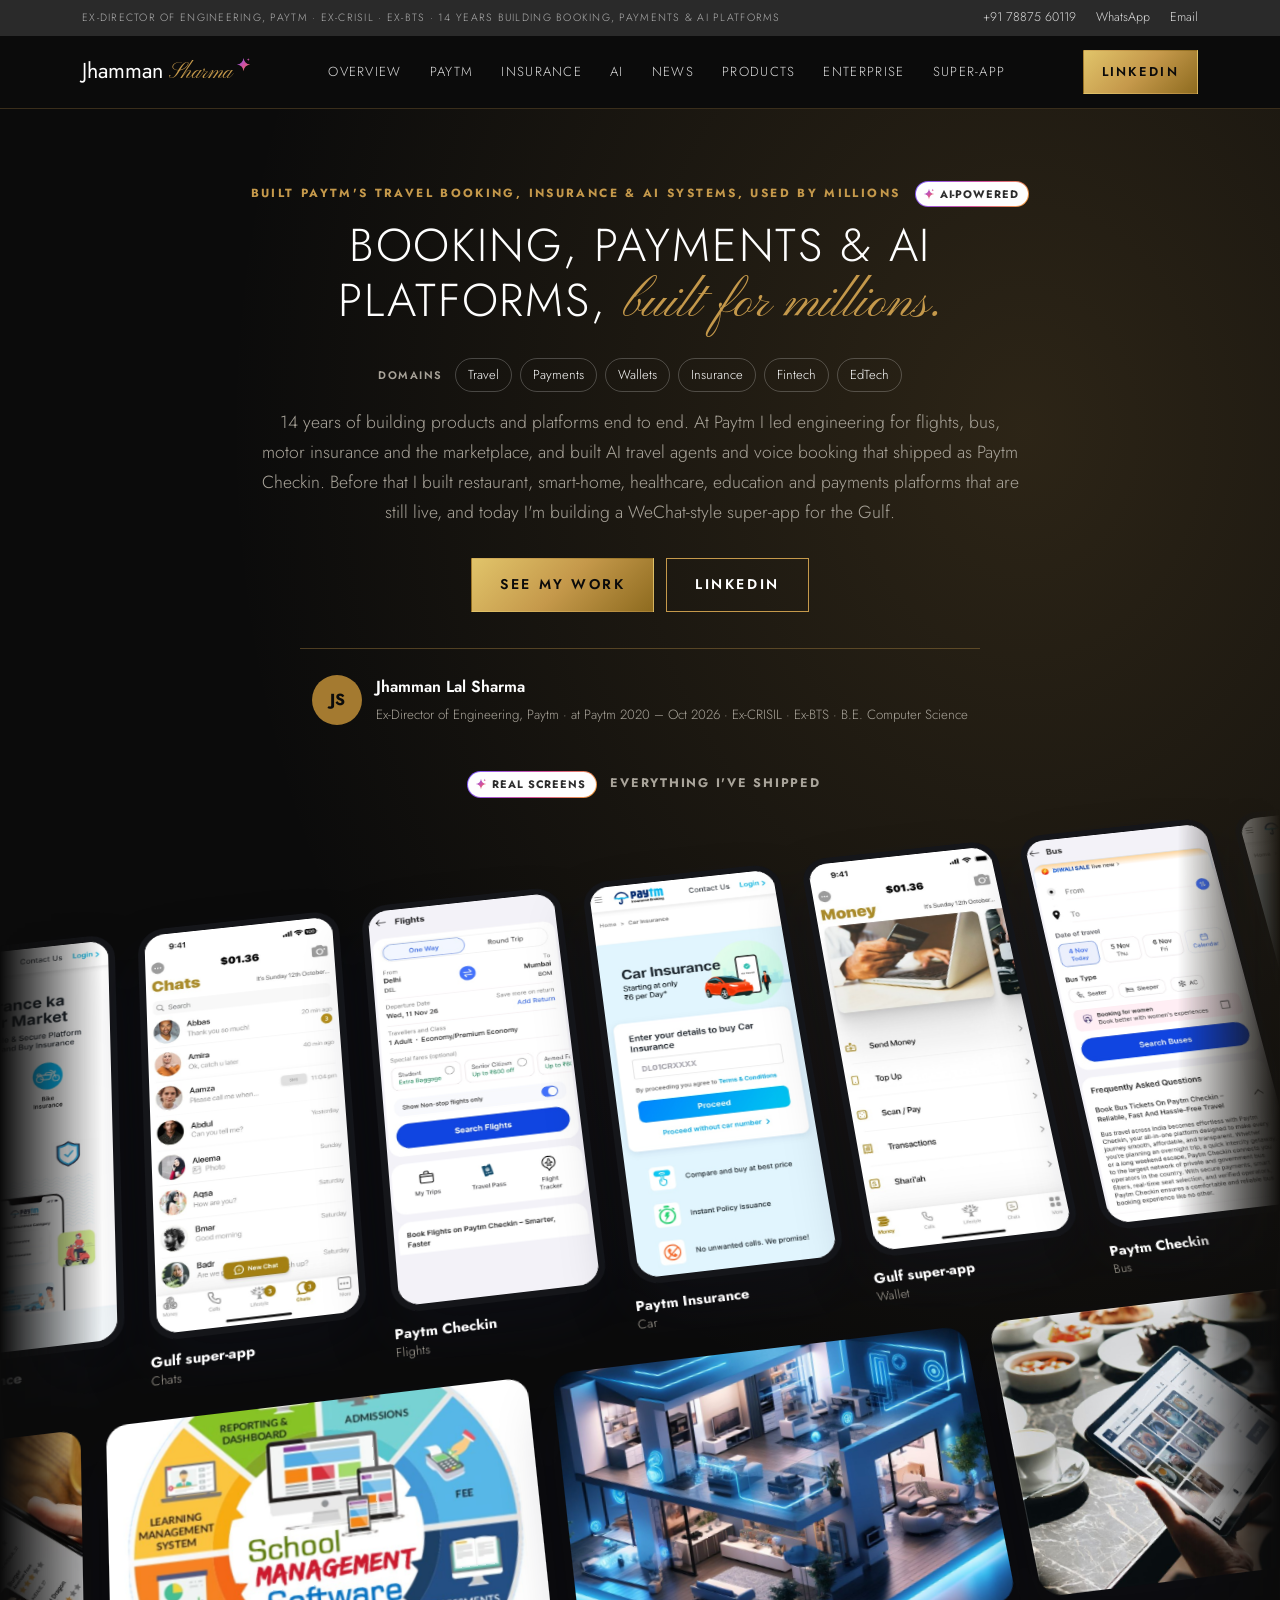
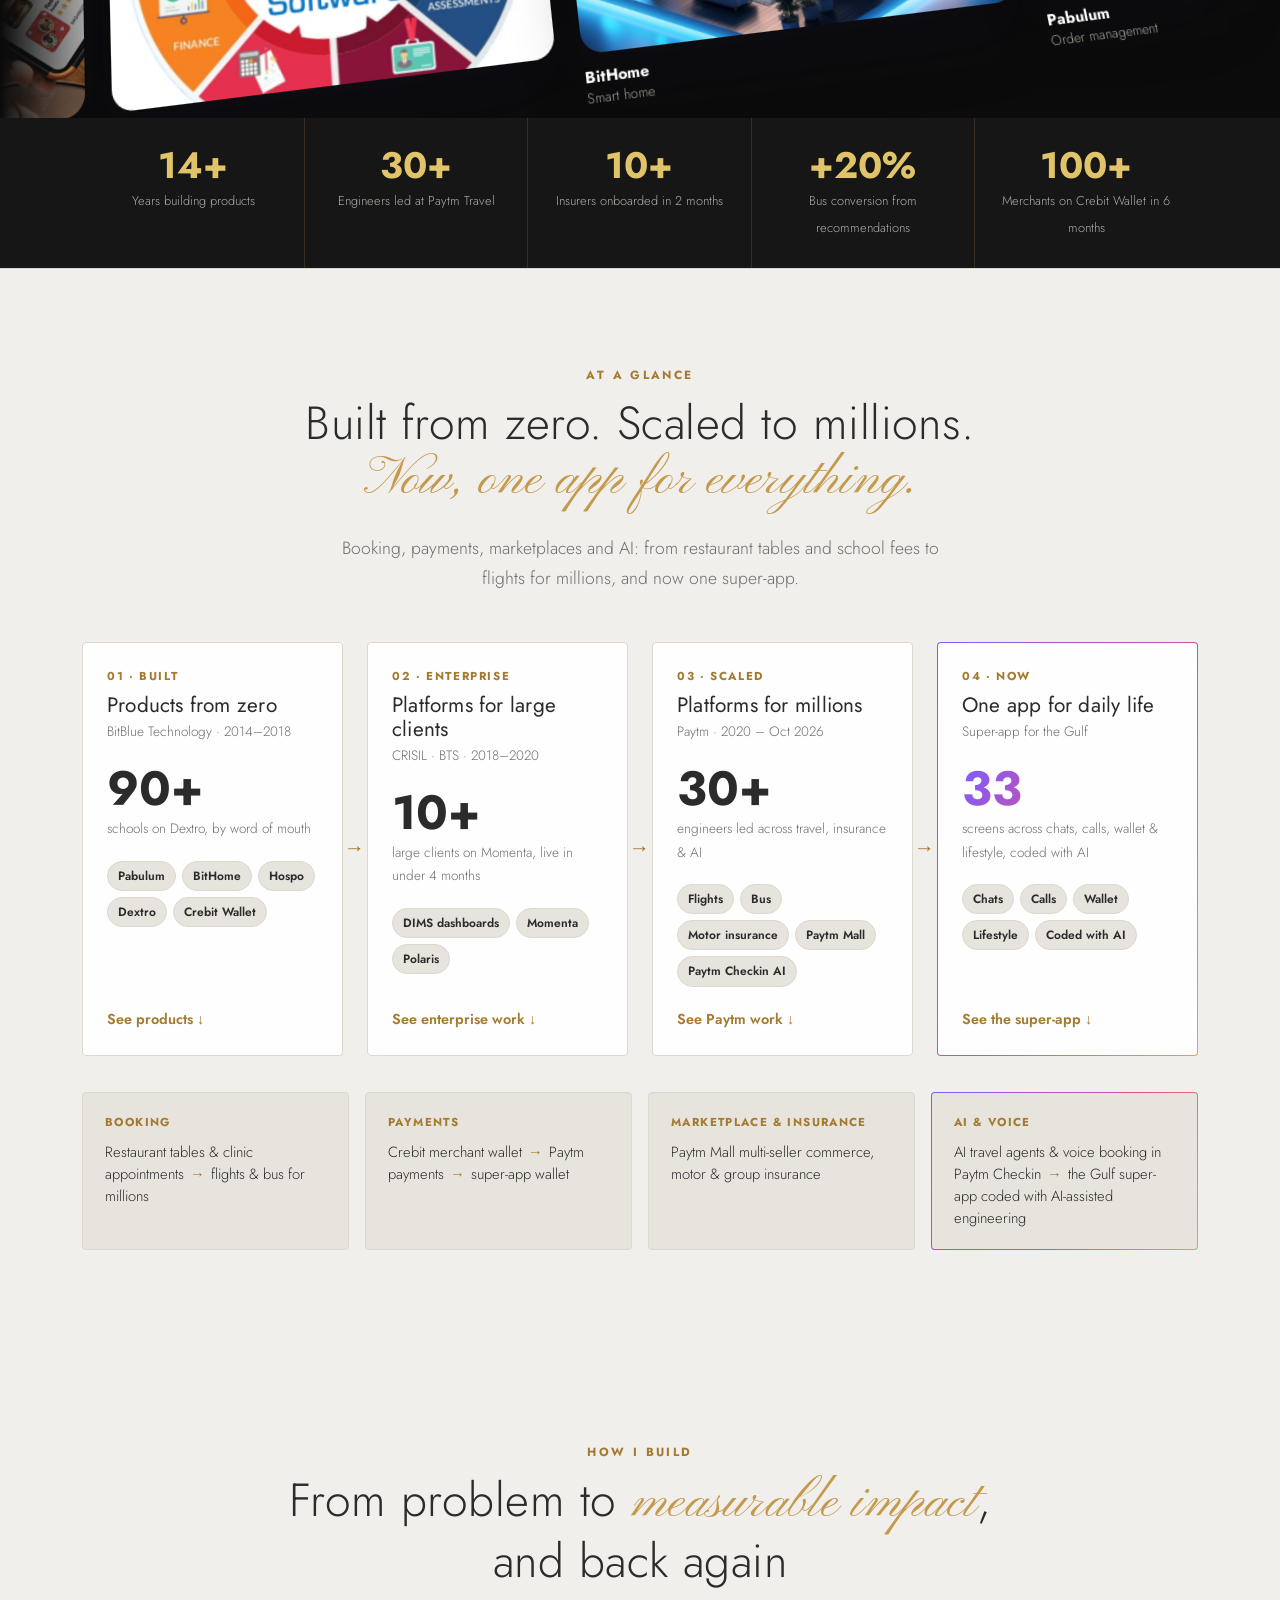
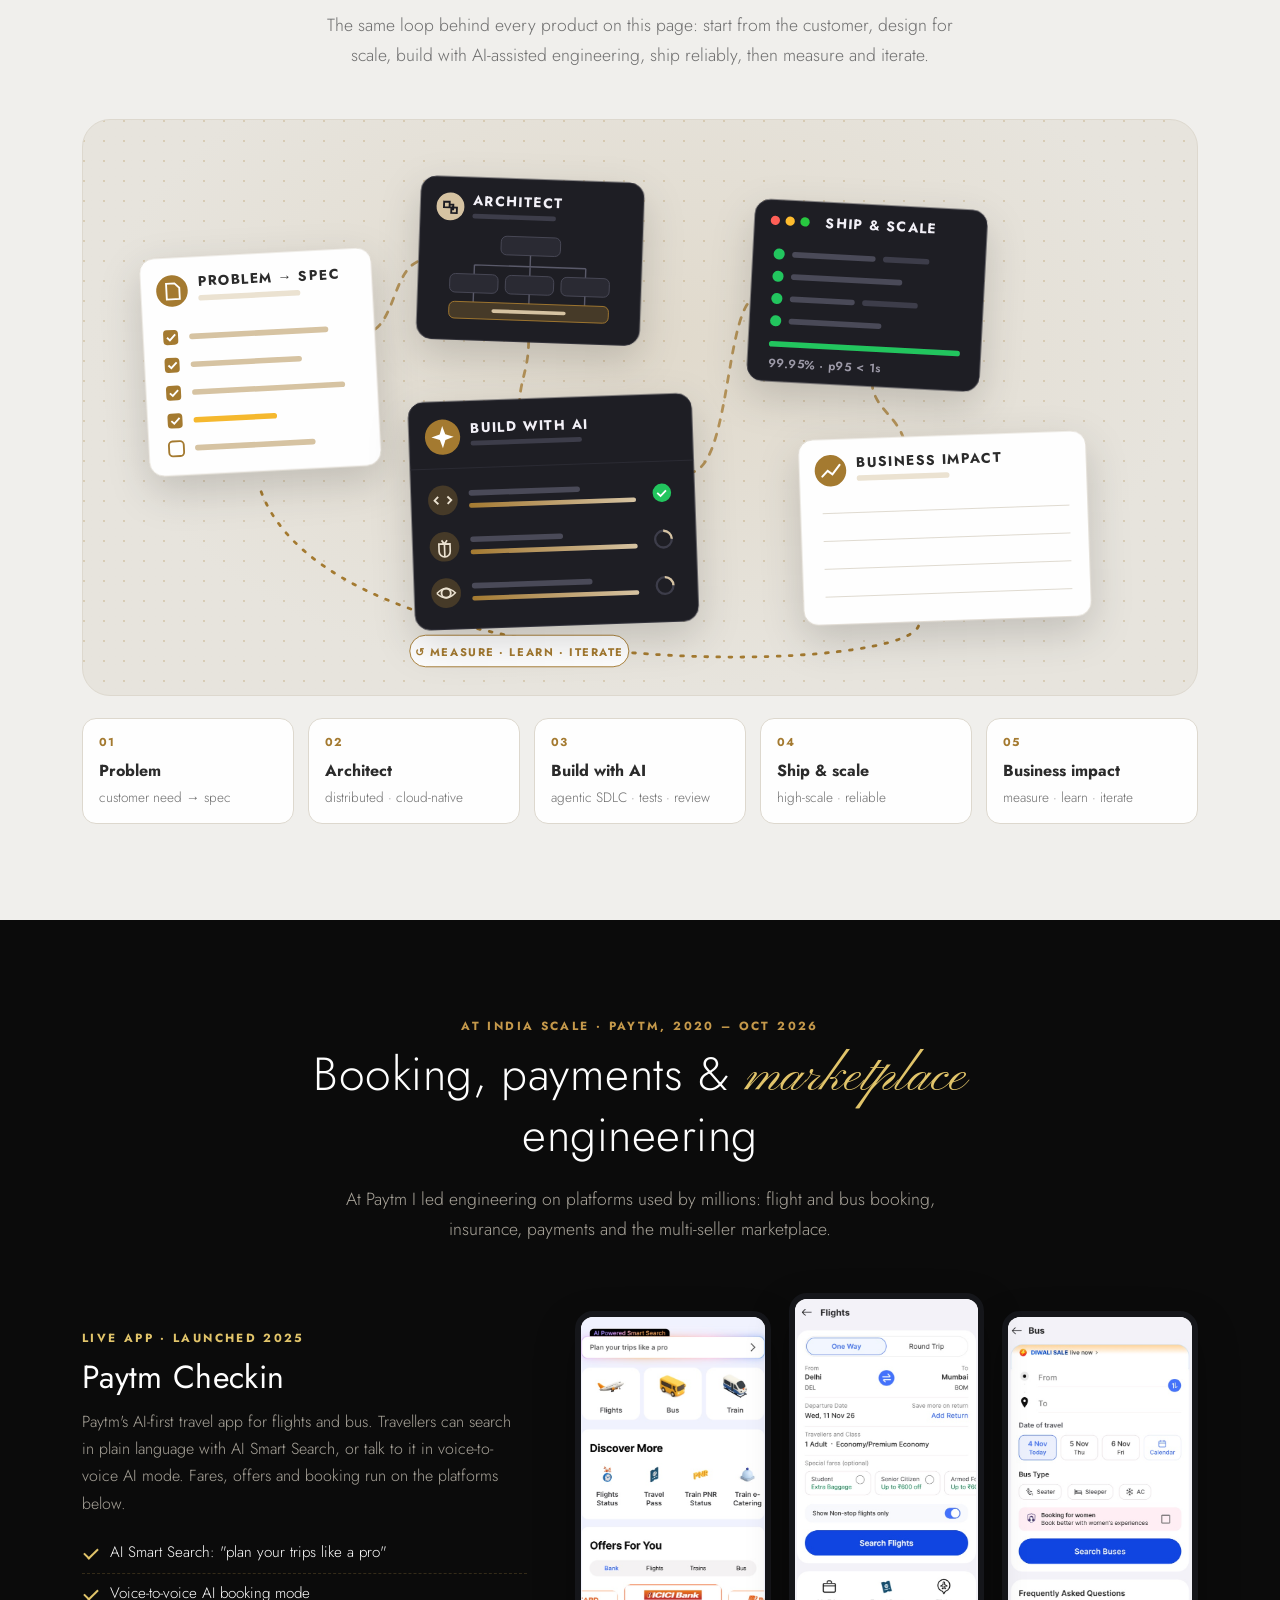
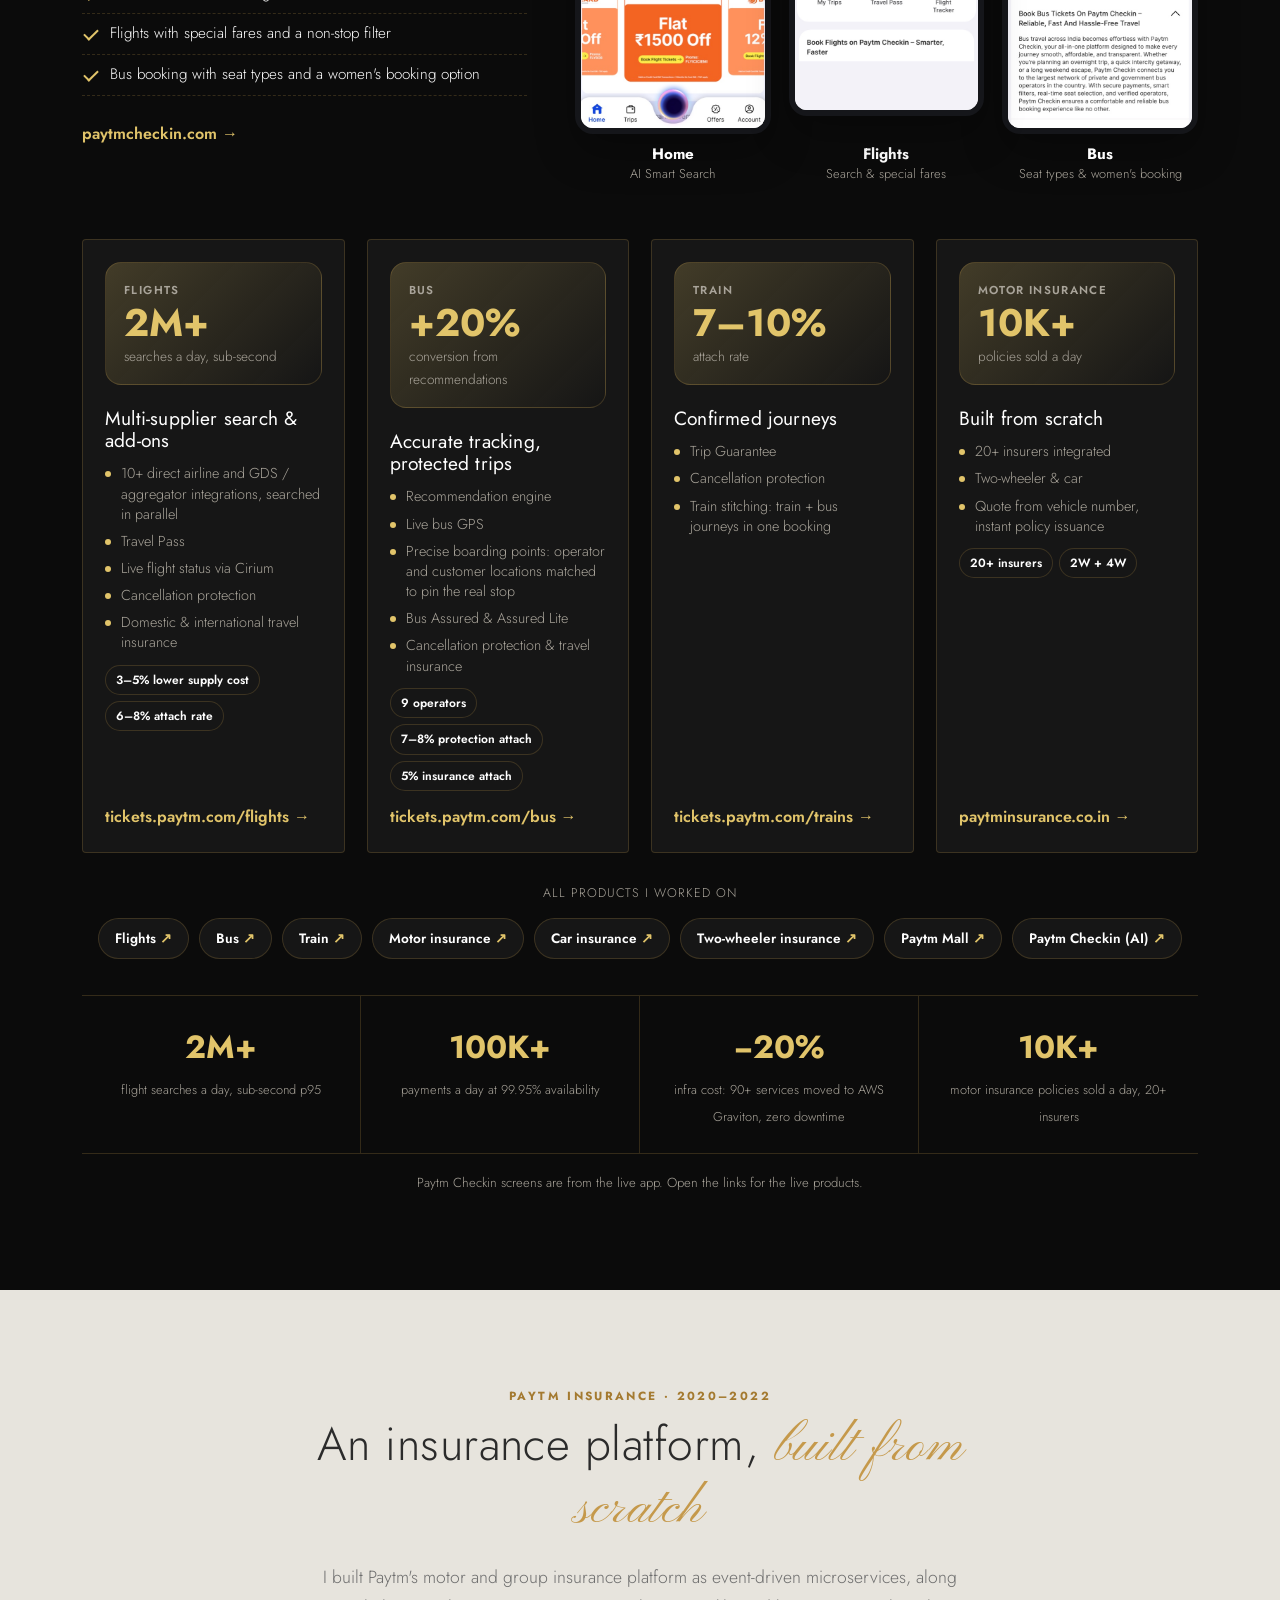
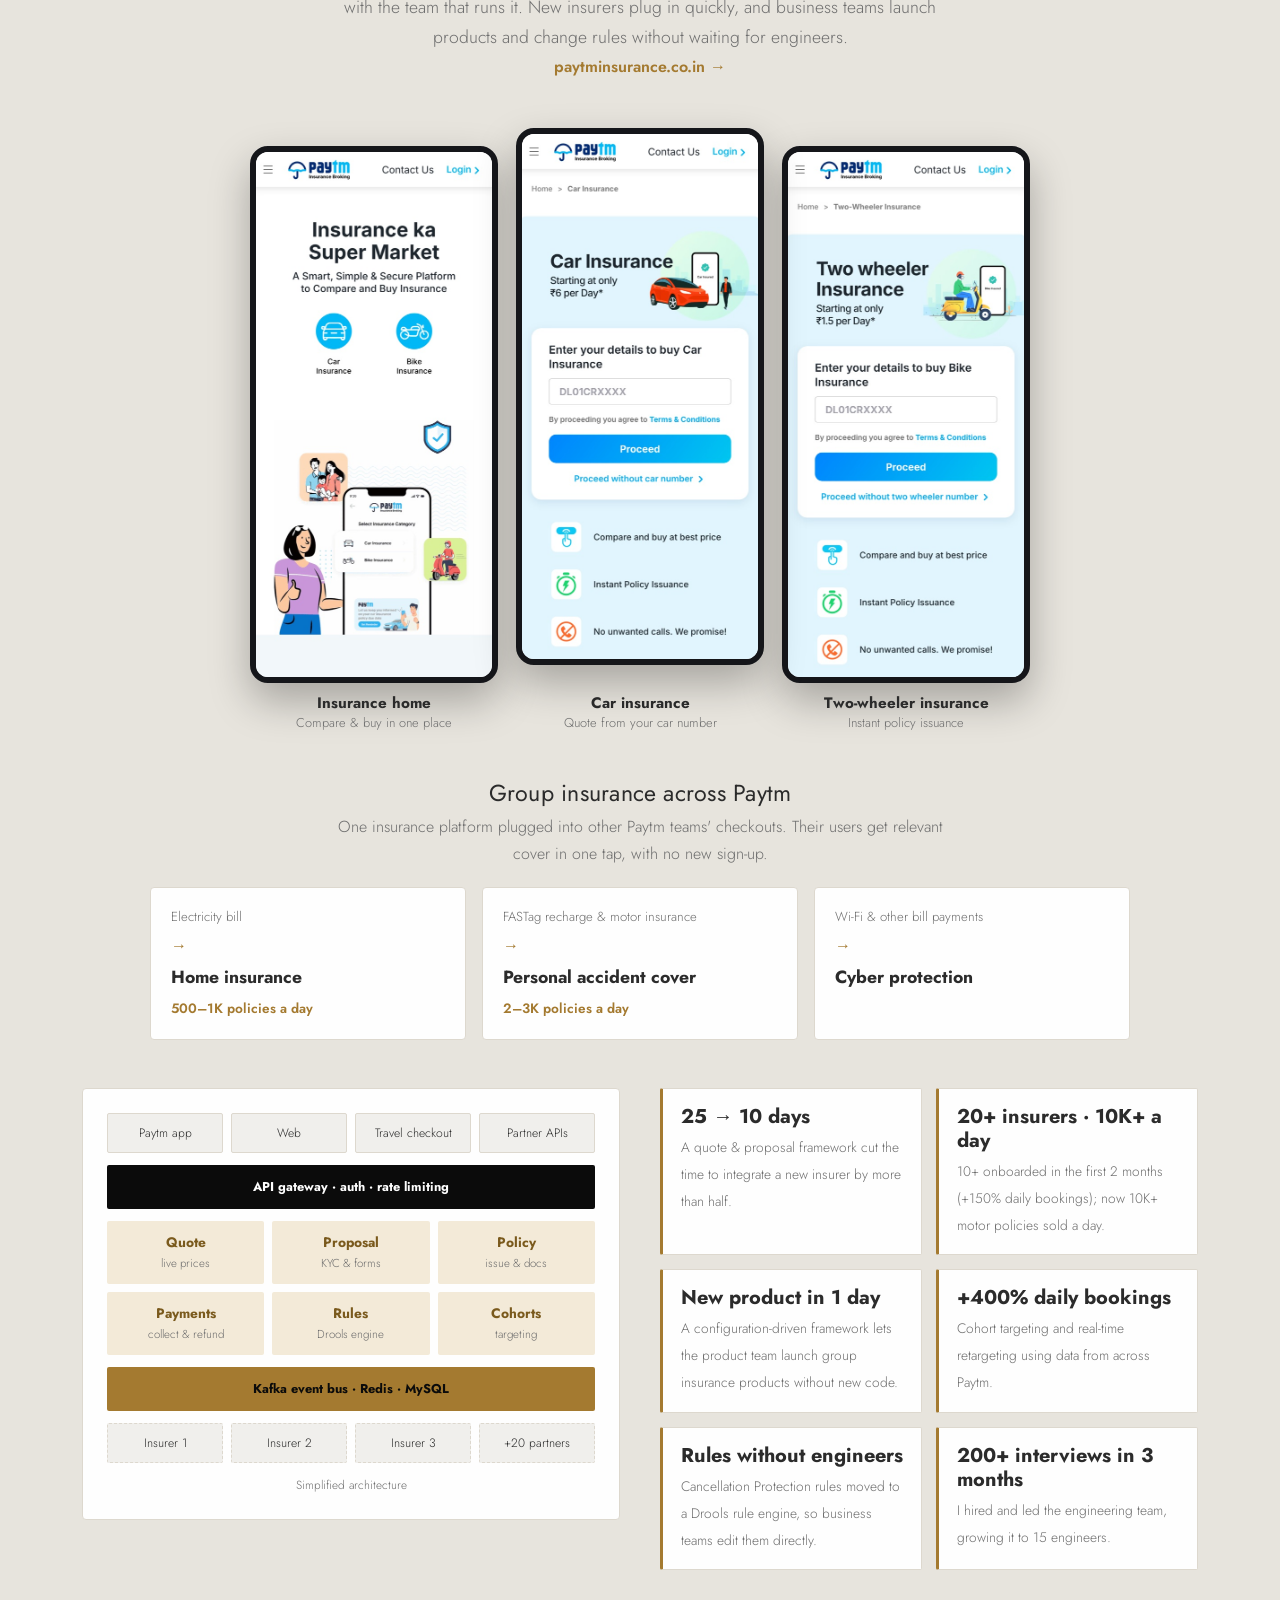
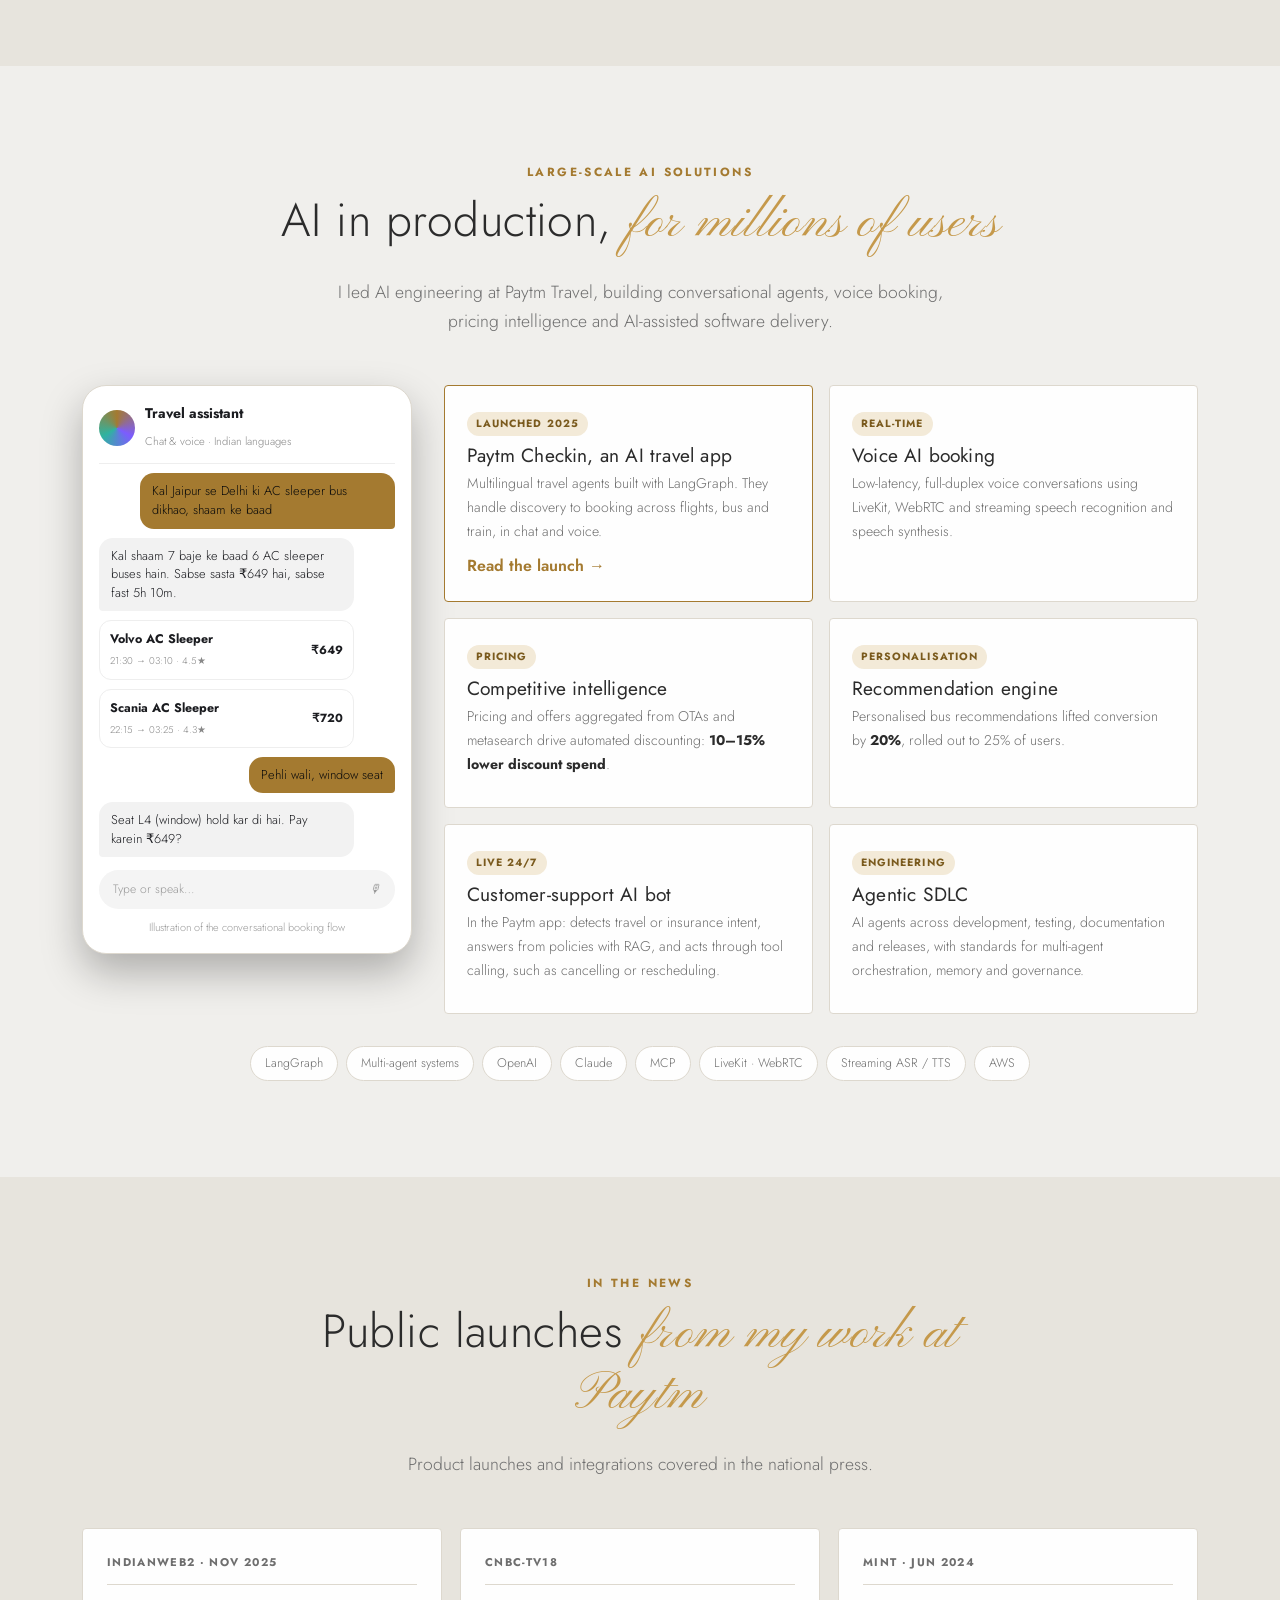
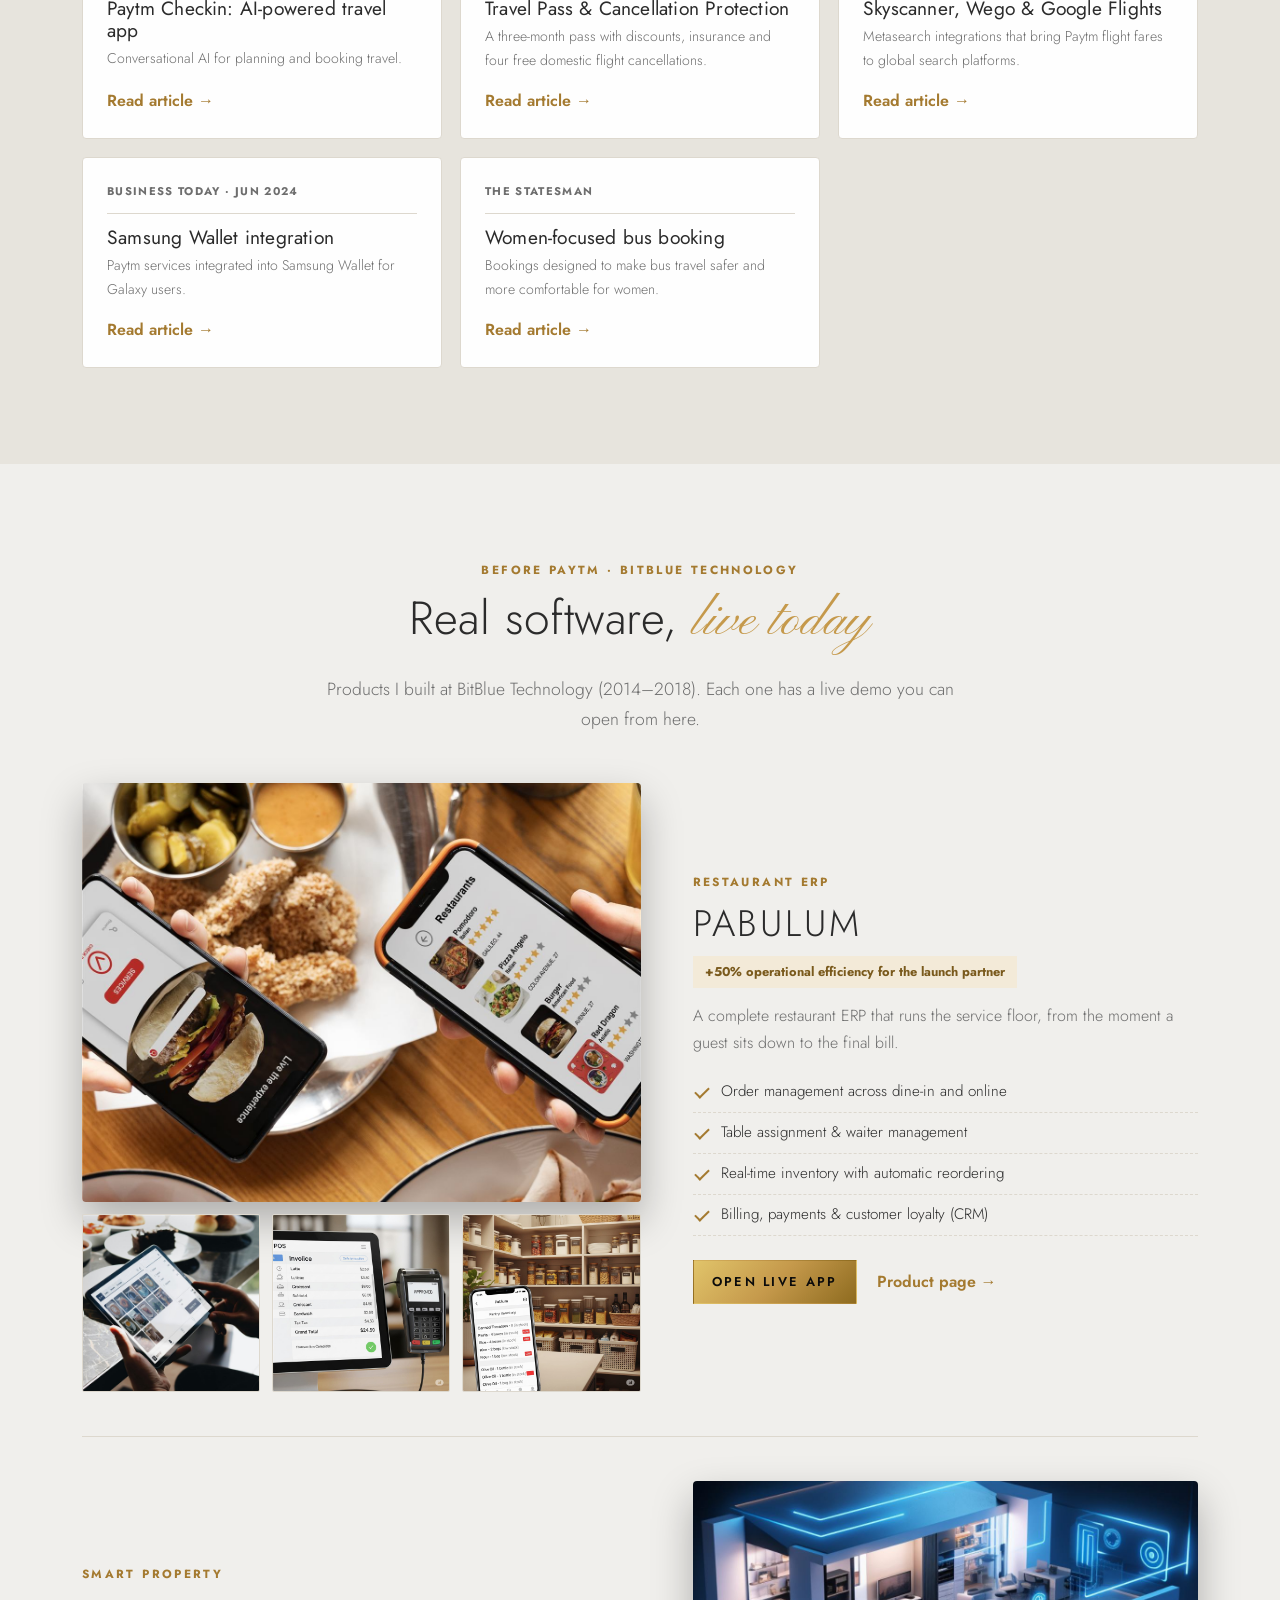
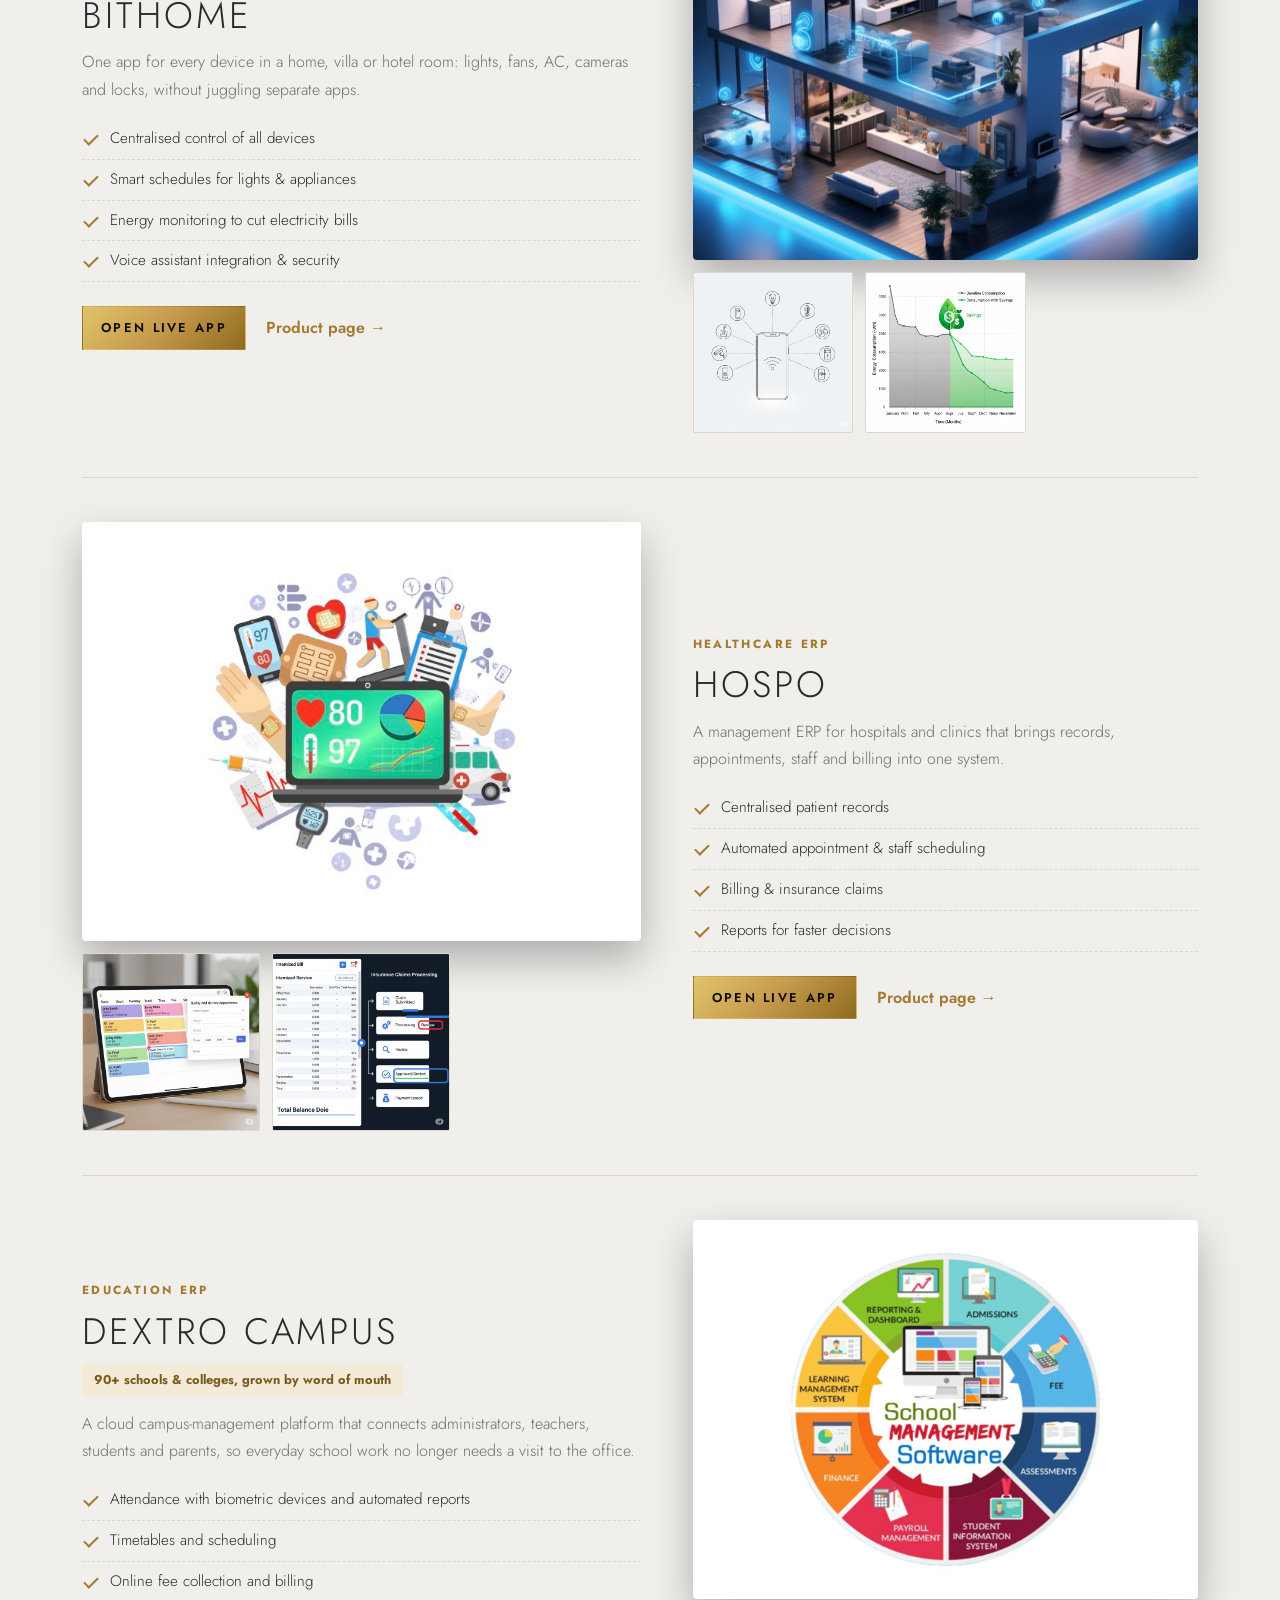
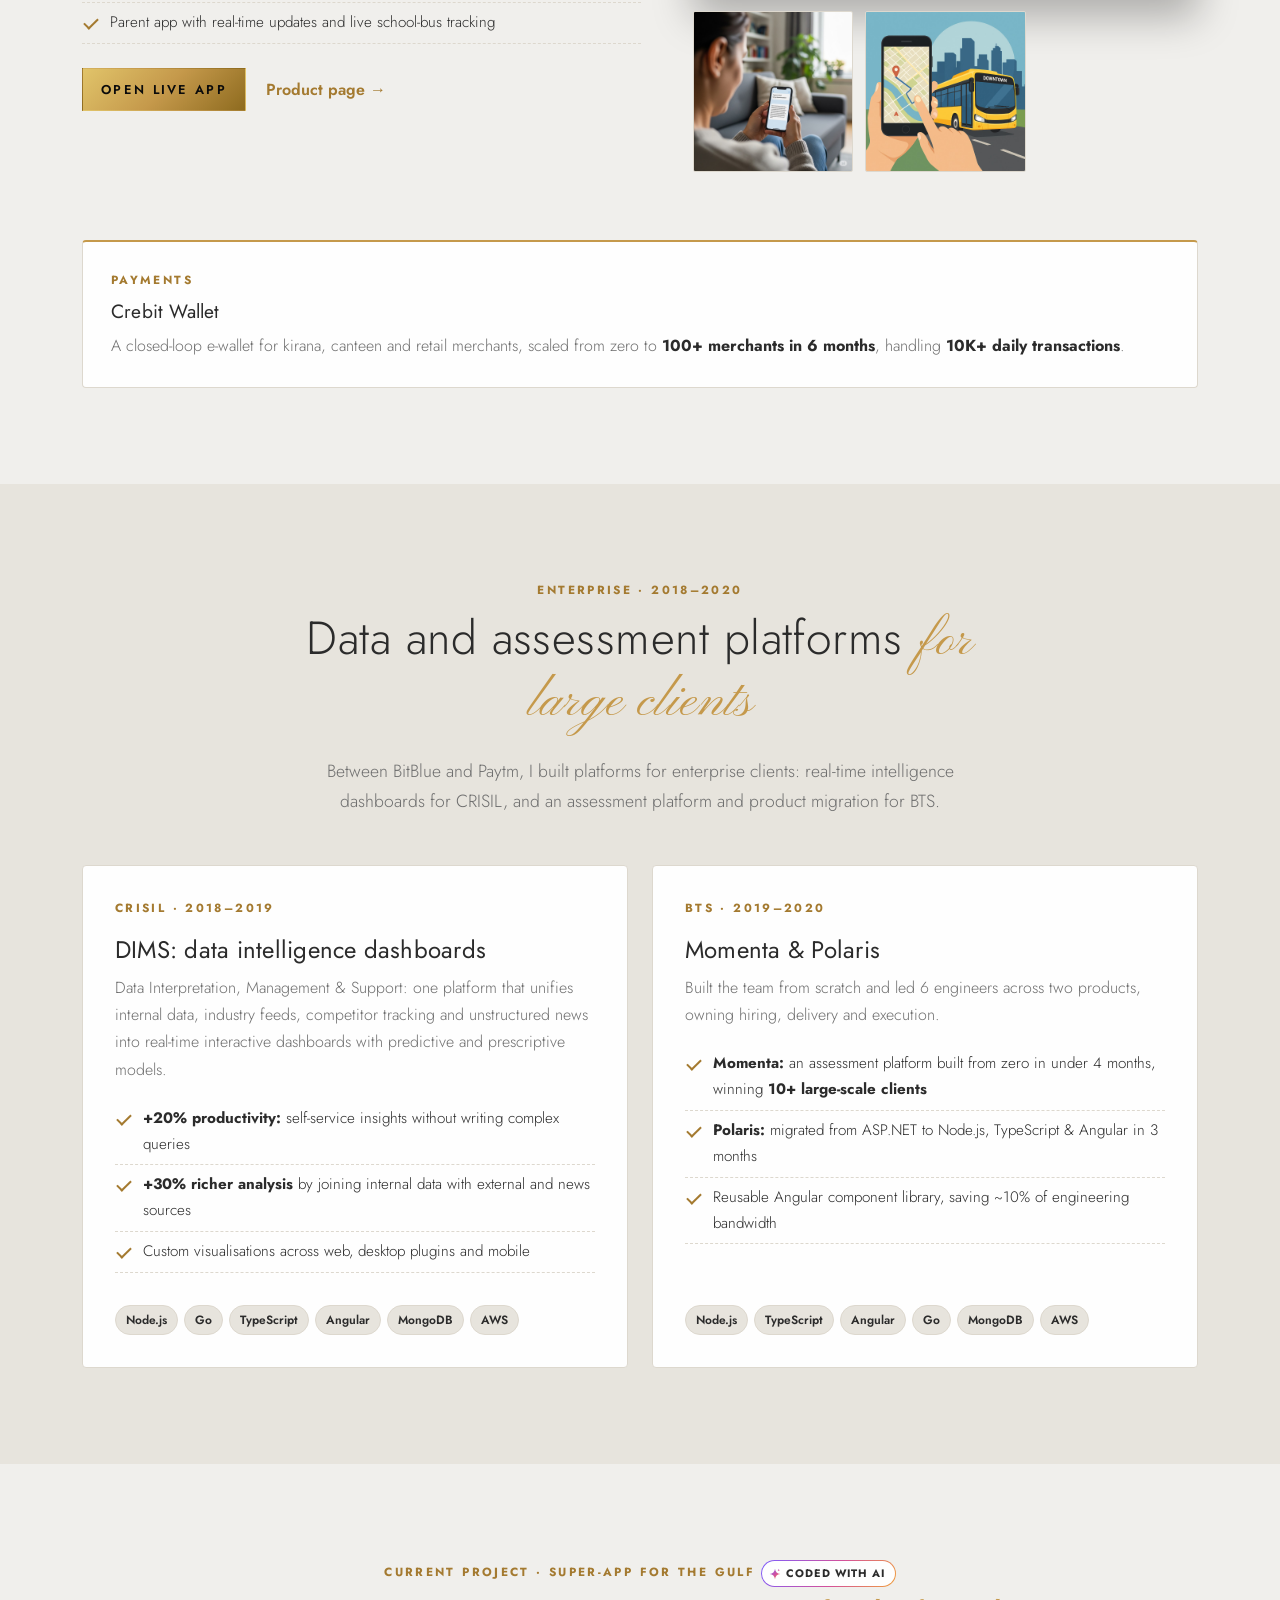
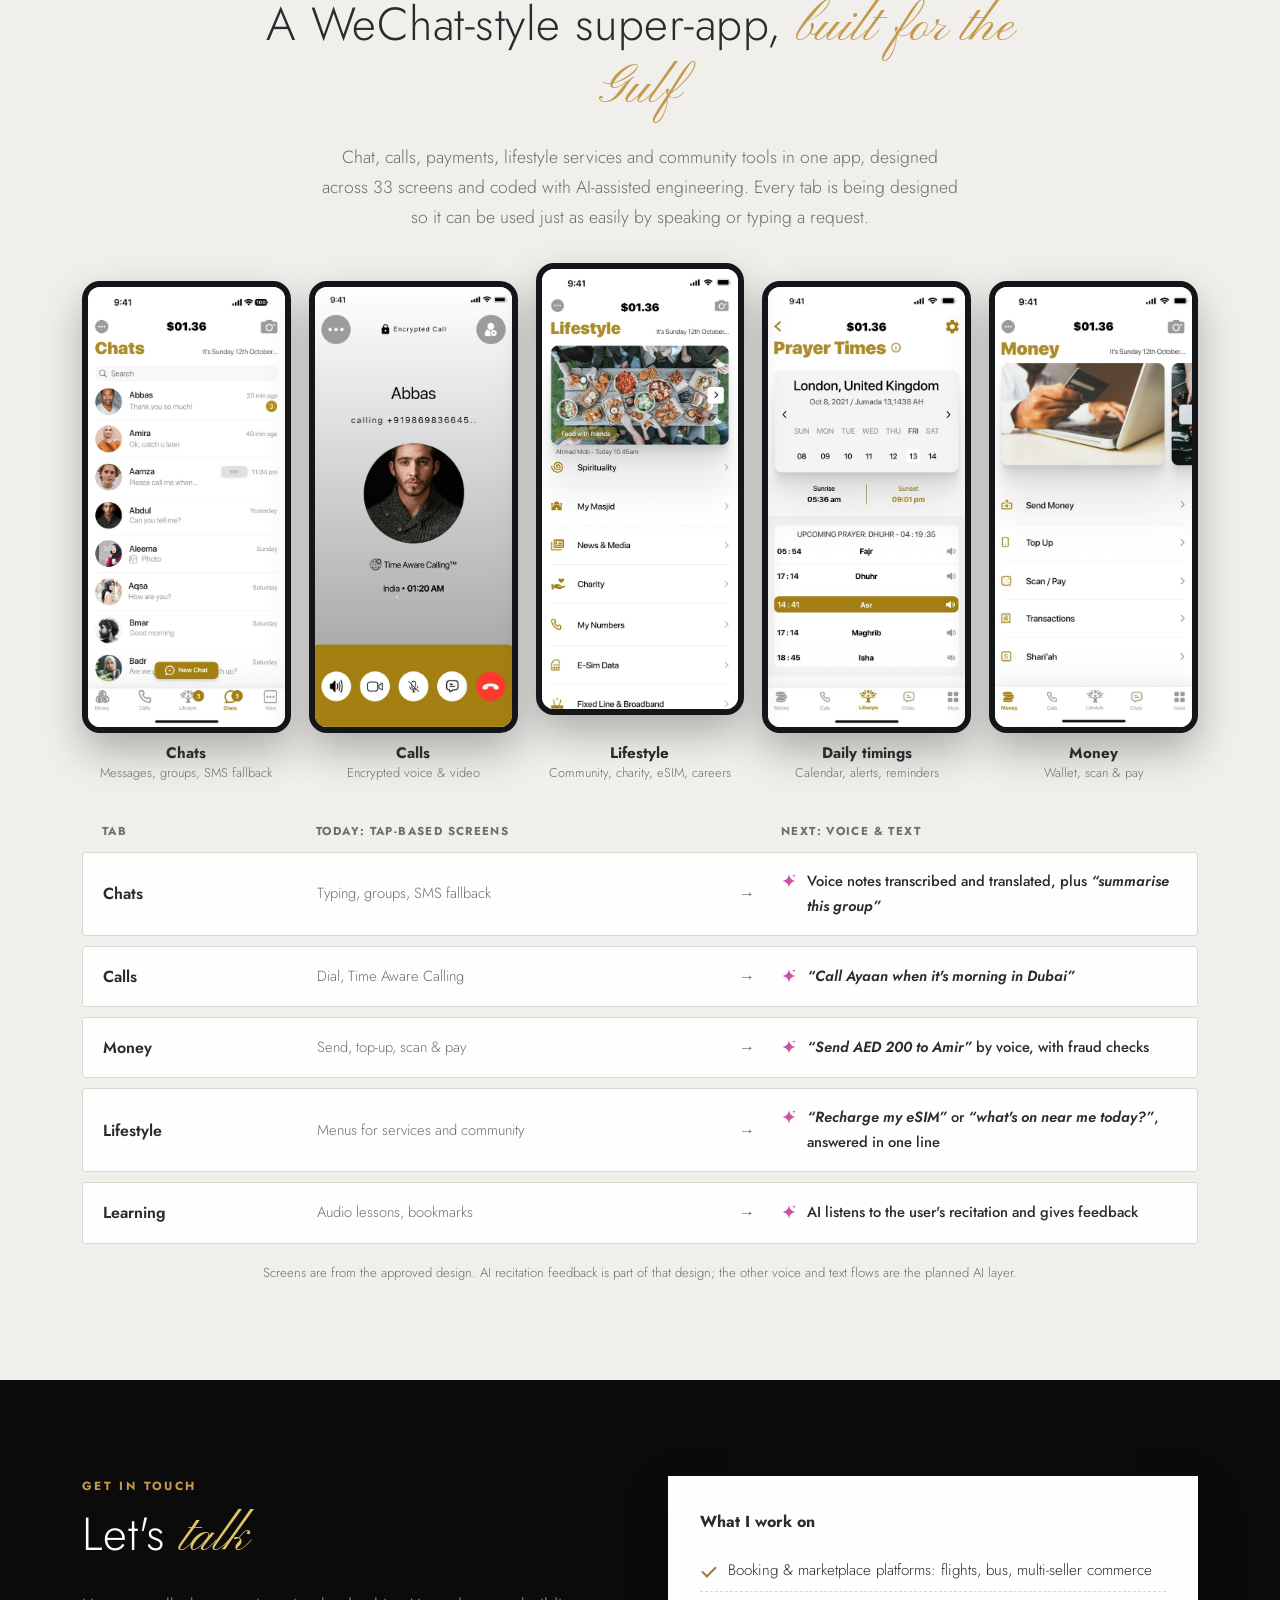
<file: portfolio-noir-gold.html>
<!doctype html>
<html lang="en">
<head>
<meta charset="utf-8">
<meta name="viewport" content="width=device-width, initial-scale=1">
<title>Jhamman Sharma — Noir & Gold</title>
<meta name="description" content="Jhamman Lal Sharma: engineering leader. Booking, payments, insurance and AI platforms built at Paytm scale, plus live products from BitBlue.">
<link rel="preconnect" href="https://fonts.googleapis.com">
<link rel="preconnect" href="https://fonts.gstatic.com" crossorigin>
<link href="https://fonts.googleapis.com/css2?family=Jost:wght@300;400;500;600&family=Pinyon+Script&display=swap" rel="stylesheet">
<style>
/* Shared layout. Each theme file sets the variables below and may add overrides. */
*{box-sizing:border-box}
html{scroll-behavior:smooth}
body{margin:0;background:var(--bg);color:var(--ink);font-family:var(--body);font-weight:var(--body-weight,400);font-size:16px;line-height:1.7;-webkit-font-smoothing:antialiased}
img{max-width:100%;display:block}
a{color:inherit}
h1,h2,h3,h4{font-family:var(--head);font-weight:var(--head-weight,600);line-height:1.15;margin:0 0 .5em;letter-spacing:var(--head-spacing,-.01em)}
h1{font-size:clamp(2.4rem,6vw,4.4rem)}
h2{font-size:clamp(1.9rem,4vw,2.9rem)}
h3{font-size:1.45rem}
h4{font-size:1.2rem}
h1 em,h2 em{font-family:var(--em-font);font-style:var(--em-style,italic);font-weight:var(--em-weight,inherit);color:var(--em-color);font-size:var(--em-size,1em)}
p{margin:0 0 1em}
.wrap{max-width:1180px;margin:0 auto;padding:0 16px}
@media (min-width:760px){.wrap{padding:0 32px}}
.eyebrow,.kicker{font-size:.74rem;font-weight:700;letter-spacing:.2em;text-transform:uppercase;color:var(--accent);margin-bottom:.9em}
.lead{font-size:1.1rem;color:var(--muted);max-width:640px}
.note{font-size:.82rem;color:var(--muted);text-align:center;margin:18px 0 0}
.txt{font-weight:600;color:var(--accent);text-decoration:none}
.txt:hover{text-decoration:underline}
.scroll-x{overflow-x:auto}

/* buttons */
.btn{display:inline-block;padding:14px 28px;border-radius:var(--btn-radius);font-family:var(--body);font-weight:600;font-size:.88rem;letter-spacing:var(--btn-spacing,.02em);text-transform:var(--btn-transform,none);text-decoration:none;border:1px solid transparent;cursor:pointer;transition:transform .2s,background .2s,color .2s}
.btn:hover{transform:translateY(-1px)}
.btn-primary{background:var(--btn-bg,var(--accent));color:var(--accent-ink);border-color:transparent}
.btn-line{background:transparent;color:var(--hero-ink);border-color:var(--hero-line)}
.btn-sm{padding:10px 18px;font-size:.8rem}

/* top bar + header */
.topbar{background:var(--topbar-bg);color:var(--topbar-ink);font-size:.78rem}
.topbar-in{display:flex;justify-content:space-between;align-items:center;min-height:36px;gap:12px}
.topbar-note{letter-spacing:.12em;text-transform:uppercase;font-size:.66rem;opacity:.75}
.topbar-links{display:flex;gap:20px}
.topbar-links a{text-decoration:none}
.topbar-links a:hover{color:var(--accent)}
@media (max-width:760px){.topbar-note{display:none}.topbar-links{width:100%;justify-content:space-between}}
.header{position:sticky;top:0;z-index:30;background:var(--header-bg);border-bottom:1px solid var(--header-line);backdrop-filter:blur(10px)}
.header-in{display:flex;align-items:center;justify-content:space-between;height:72px;gap:16px}
.logo{font-family:var(--head);font-size:1.35rem;font-weight:var(--head-weight,600);text-decoration:none;color:var(--header-ink)}
.logo span{font-family:var(--em-font);font-style:var(--em-style,italic);color:var(--em-color)}
.nav{display:flex;gap:28px}
.nav a{text-decoration:none;color:var(--header-ink);font-size:.82rem;letter-spacing:.1em;text-transform:uppercase;opacity:.85}
.nav a:hover{color:var(--accent);opacity:1}
@media (max-width:900px){.nav{display:none}}

/* hero */
.hero{background:var(--hero-bg);color:var(--hero-ink);padding:80px 0 96px;position:relative;overflow:hidden}
.hero .lead{color:var(--hero-muted)}
.hero-grid{display:grid;grid-template-columns:1.1fr .9fr;gap:56px;align-items:center}
@media (max-width:900px){.hero-grid{grid-template-columns:1fr}.hero{padding:56px 0 64px}}
.ctas{display:flex;gap:12px;flex-wrap:wrap;margin:30px 0 36px}
.hero-who{display:flex;align-items:center;gap:14px;padding-top:24px;border-top:1px solid var(--hero-line)}
.hero-who b{display:block;font-weight:600}
.hero-who small{color:var(--hero-muted)}
.avatar{width:50px;height:50px;border-radius:50%;display:grid;place-items:center;font-weight:700;background:var(--accent);color:var(--accent-ink);flex:none}
.hero-art{position:relative;min-height:440px}
.frame{margin:0;position:absolute;overflow:hidden;border-radius:var(--radius-lg);box-shadow:var(--shadow)}
.frame img{width:100%;height:100%;object-fit:cover}
.frame-a{top:0;left:0;width:68%;height:78%}
.frame-b{bottom:0;right:0;width:52%;height:56%;border:6px solid var(--hero-bg)}
.hero-badge{position:absolute;left:4%;bottom:6%;background:var(--accent);color:var(--accent-ink);padding:16px 20px;border-radius:var(--radius);display:flex;gap:12px;align-items:center;box-shadow:var(--shadow)}
.hero-badge b{font-family:var(--head);font-size:2.2rem;line-height:1}
.hero-badge span{font-size:.78rem;line-height:1.3;font-weight:600}
@media (max-width:900px){.hero-art{min-height:340px}}

/* stats */
.stats-strip{background:var(--strip-bg);color:var(--strip-ink);border-bottom:1px solid var(--line)}
.stats{display:grid;grid-template-columns:repeat(5,1fr)}
.stat{padding:28px 16px;text-align:center;border-right:1px solid var(--strip-line)}
.stat:last-child{border-right:0}
.stat b{display:block;font-family:var(--head);font-size:2.3rem;line-height:1.1;color:var(--strip-num)}
.stat span{font-size:.8rem;opacity:.8}
@media (max-width:800px){.stats{grid-template-columns:repeat(2,1fr)}.stat{border-bottom:1px solid var(--strip-line)}.stat:last-child{grid-column:1/-1}}

/* sections */
.sec{padding:96px 0}
@media (max-width:760px){.sec{padding:64px 0}}
.sec-alt{background:var(--bg-alt)}
.sec-head{margin-bottom:48px;max-width:760px}
.sec-dark{background:var(--dark);color:var(--dark-ink)}
.sec-dark .lead,.sec-dark .note{color:var(--dark-muted)}
.sec-dark h2 em{color:var(--dark-em,var(--em-color))}

/* practices */
.practices{display:grid;grid-template-columns:1fr 1fr;gap:24px}
@media (max-width:860px){.practices{grid-template-columns:1fr}}
.practice{background:var(--card);border:1px solid var(--line);border-radius:var(--radius-lg);padding:36px;box-shadow:var(--shadow-soft)}
.practice-top{display:flex;align-items:baseline;gap:14px;margin-bottom:6px}
.practice-top .kicker{font-family:var(--head);font-size:1.8rem;letter-spacing:0;margin:0}
.practice>p{color:var(--muted)}
.steps{list-style:none;padding:0;margin:20px 0 0;counter-reset:s}
.steps li{display:grid;gap:2px;padding:14px 0 14px 44px;border-top:1px solid var(--line);position:relative;counter-increment:s}
.steps li::before{content:counter(s,decimal-leading-zero);position:absolute;left:0;top:15px;font-size:.78rem;font-weight:700;color:var(--accent)}
.steps b{font-weight:600}
.steps span{font-size:.9rem;color:var(--muted)}

/* platform mockup */
.showcase{display:grid;grid-template-columns:290px 1fr;gap:32px;align-items:center}
@media (max-width:900px){.showcase{grid-template-columns:1fr}}
.phone{width:100%;max-width:290px;margin:0 auto;border:10px solid #15161a;border-radius:38px;background:#fff;color:#1b1c20;overflow:hidden;box-shadow:var(--shadow)}
.phone-notch{height:22px;background:#15161a;display:flex;justify-content:center}
.phone-notch i{width:92px;height:14px;background:#000;border-radius:0 0 10px 10px}
.phone-screen{padding:14px;font-family:var(--body)}
.p-title{font-weight:700}
.p-sub{font-size:.74rem;color:#777}
.p-search{margin:10px 0;padding:8px 10px;border-radius:10px;background:#f1f1f1;font-size:.76rem;color:#888}
.p-chips{display:flex;gap:6px;margin-bottom:10px}
.p-chips span{font-size:.68rem;padding:4px 9px;border-radius:999px;background:#f1f1f1;color:#666}
.p-chips .on{background:var(--accent);color:var(--accent-ink)}
.p-shop{display:flex;gap:10px;align-items:center;padding:8px;border:1px solid #eee;border-radius:12px;margin-bottom:8px}
.p-shop img{width:40px;height:40px;border-radius:9px;object-fit:cover}
.p-shop b{display:block;font-size:.78rem}
.p-shop small{font-size:.68rem;color:#888}
.p-shop em{margin-left:auto;font-style:normal;font-size:.7rem;font-weight:700;color:var(--accent)}
.p-pay{margin-top:10px;padding:10px;border-radius:12px;background:#1b1c20;color:#fff;font-size:.78rem;font-weight:700;text-align:center}
.dash{background:var(--card);border:1px solid var(--line);border-radius:var(--radius-lg);overflow:hidden;box-shadow:var(--shadow)}
.dash-bar{display:flex;align-items:center;gap:7px;padding:12px 16px;background:var(--bg-alt);border-bottom:1px solid var(--line)}
.dash-bar i{width:10px;height:10px;border-radius:50%;background:#ff5f57}
.dash-bar i:nth-child(2){background:#febc2e}.dash-bar i:nth-child(3){background:#28c840}
.dash-bar span{margin-left:10px;font-size:.78rem;color:var(--muted)}
.dash-body{padding:20px}
.kpis{display:grid;grid-template-columns:repeat(4,1fr);gap:10px}
.kpis div{padding:12px;border-radius:var(--radius);background:var(--bg-alt)}
.kpis small{font-size:.7rem;color:var(--muted)}
.kpis b{display:block;font-family:var(--head);font-size:1.4rem}
@media (max-width:560px){.kpis{grid-template-columns:repeat(2,1fr)}}
.bars{display:flex;align-items:flex-end;gap:6px;height:90px;margin-top:18px;border-bottom:1px solid var(--line)}
.bars i{flex:1;background:var(--accent);border-radius:3px 3px 0 0;opacity:.85}
.bars-l{font-size:.7rem;color:var(--muted);margin:6px 0 12px}
.dash table{width:100%;border-collapse:collapse;font-size:.84rem}
.dash th{text-align:left;font-size:.7rem;text-transform:uppercase;letter-spacing:.06em;color:var(--muted);padding:8px 6px;border-bottom:1px solid var(--line)}
.dash td{padding:9px 6px;border-bottom:1px solid var(--line);white-space:nowrap}
.tag{font-size:.68rem;font-weight:700;padding:3px 9px;border-radius:999px}
.tag.ok{background:#dff3ea;color:#17805a}.tag.warn{background:#fdecdc;color:#b4561c}.tag.new{background:#e4ebfb;color:#2f56b8}

/* products */
.product{display:grid;grid-template-columns:1.05fr .95fr;gap:52px;align-items:center;padding:44px 0;border-top:1px solid var(--line)}
.product:first-of-type{border-top:0;padding-top:0}
.product.flip .product-media{order:2}
@media (max-width:900px){.product{grid-template-columns:1fr;gap:28px}.product.flip .product-media{order:0}}
.product-media .main{width:100%;aspect-ratio:4/3;object-fit:cover;border-radius:var(--radius-lg);box-shadow:var(--shadow)}
.product-media .main.contain{object-fit:contain;background:#fff;padding:20px}
.thumbs{display:grid;grid-template-columns:repeat(3,1fr);gap:12px;margin-top:12px}
.thumbs img{width:100%;aspect-ratio:1;object-fit:cover;border-radius:var(--radius);border:1px solid var(--line)}
.product-copy h3{font-size:2.3rem;margin-bottom:.3em}
.product-copy>p{color:var(--muted)}
.metric{display:inline-block;font-size:.8rem;font-weight:700;padding:5px 12px;border-radius:var(--btn-radius);background:var(--metric-bg);color:var(--metric-ink);margin-bottom:14px}
.ticks{list-style:none;padding:0;margin:0 0 24px}
.ticks li{padding:7px 0 7px 28px;position:relative;border-bottom:1px dashed var(--line);font-size:.95rem}
.ticks li::before{content:"";position:absolute;left:2px;top:15px;width:12px;height:6px;border-left:2px solid var(--accent);border-bottom:2px solid var(--accent);transform:rotate(-45deg)}
.links{display:flex;gap:20px;align-items:center;flex-wrap:wrap}
.minis{display:grid;grid-template-columns:1fr 1fr;gap:20px;margin-top:24px}
@media (max-width:760px){.minis{grid-template-columns:1fr}}
.mini{background:var(--card);border:1px solid var(--line);border-radius:var(--radius-lg);padding:28px}
.mini:only-child{grid-column:1/-1}
.mini p{color:var(--muted);margin:0}
.mini b{color:var(--ink)}
.mini a{color:var(--accent);font-weight:600}

/* paytm */
.paytm-grid{display:grid;grid-template-columns:repeat(4,1fr);gap:22px}
@media (max-width:1100px){.paytm-grid{grid-template-columns:1fr 1fr}}
@media (max-width:640px){.paytm-grid{grid-template-columns:1fr}}
.pcard{display:flex;flex-direction:column;text-decoration:none;background:var(--dark-card);border:1px solid var(--dark-line);border-radius:var(--radius-lg);overflow:hidden;transition:transform .25s}
.pcard:hover{transform:translateY(-4px)}
.mock{margin:22px 22px 0;background:#fff;color:#1b1c20;border-radius:16px 16px 0 0;padding:16px;font-family:var(--body);min-height:220px;display:flex;flex-direction:column;gap:9px}
.m-head{font-weight:700;font-size:.85rem;padding-bottom:6px;border-bottom:1px solid #eee}
.m-row{display:flex;justify-content:space-between;align-items:center}
.m-row small{display:block;font-size:.62rem;color:#888}
.m-row b{font-size:1.3rem}
.m-row span{display:block;font-size:.66rem;color:#888}
.m-arrow{color:#aaa}
.m-line{display:flex;justify-content:space-between;font-size:.68rem;color:#666;background:#f5f5f5;padding:6px 8px;border-radius:8px}
.m-fare{display:flex;justify-content:space-between;font-size:.72rem;padding:6px 0;border-bottom:1px dashed #eee}
.m-btn{margin-top:auto;background:#1b1c20;color:#fff;text-align:center;font-size:.74rem;font-weight:700;padding:9px;border-radius:9px}
.seats{display:grid;grid-template-columns:repeat(5,1fr);gap:6px;padding:4px 24px}
.seats i{height:20px;border:1.5px solid #bbb;border-radius:4px 4px 6px 6px}
.seats i.t{background:#ddd;border-color:#ddd}
.seats i.s{background:#2e9b6f;border-color:#2e9b6f}
.m-prods{display:grid;grid-template-columns:1fr 1fr;gap:8px}
.m-prods div{font-size:.66rem;display:grid}
.m-prods i{height:46px;border-radius:8px;margin-bottom:4px}
.m-prods span{color:#888}
.pcard-copy{padding:22px;color:var(--dark-ink)}
.pcard-copy p{color:var(--dark-muted);font-size:.92rem}
.pcard-copy b{color:var(--dark-ink)}
.pcard-copy .txt{color:var(--dark-em,var(--accent))}
.plinks{display:flex;flex-wrap:wrap;align-items:center;justify-content:center;gap:10px;margin-top:30px}
.plinks-title{width:100%;text-align:center;font-size:.78rem;letter-spacing:.08em;text-transform:uppercase;color:var(--dark-muted);margin-bottom:4px}
.plinks a{font-size:.85rem;font-weight:600;padding:8px 16px;border-radius:999px;text-decoration:none;color:var(--dark-ink);background:var(--dark-card);border:1px solid var(--dark-line);transition:border-color .2s,color .2s}
.plinks a::after{content:" ↗";color:var(--dark-em,var(--accent))}
.plinks a:hover{border-color:var(--dark-em,var(--accent));color:var(--dark-em,var(--accent))}
.paytm-metrics{display:grid;grid-template-columns:repeat(4,1fr);margin-top:36px;border-top:1px solid var(--dark-line);border-bottom:1px solid var(--dark-line)}
.paytm-metrics div{padding:24px 12px;text-align:center;border-right:1px solid var(--dark-line)}
.paytm-metrics div:last-child{border-right:0}
.paytm-metrics b{display:block;font-family:var(--head);font-size:2rem;color:var(--dark-em,var(--accent))}
.paytm-metrics span{font-size:.8rem;color:var(--dark-muted)}
@media (max-width:760px){.paytm-metrics{grid-template-columns:1fr 1fr}.paytm-metrics div{border-bottom:1px solid var(--dark-line)}}

/* capability map */
.map{background:var(--card);border:1px solid var(--line);border-radius:var(--radius-lg);box-shadow:var(--shadow-soft)}
.map table{width:100%;border-collapse:collapse;min-width:520px}
.map th{text-align:left;font-size:.72rem;text-transform:uppercase;letter-spacing:.1em;color:var(--muted);padding:16px 24px;border-bottom:1px solid var(--line)}
.map td{padding:16px 24px;border-bottom:1px solid var(--line)}
.map tr:last-child td{border-bottom:0}
.map td:first-child{font-weight:600}
.map td:last-child{color:var(--accent)}

/* process */
.process{display:grid;grid-template-columns:repeat(3,1fr);gap:24px}
@media (max-width:860px){.process{grid-template-columns:1fr}}
.pstep{background:var(--card);border:1px solid var(--line);border-radius:var(--radius-lg);padding:32px;position:relative}
.pstep .num{font-family:var(--head);font-size:3rem;line-height:1;color:var(--accent);display:block;margin-bottom:12px}
.pstep small{font-size:.74rem;font-weight:700;letter-spacing:.1em;text-transform:uppercase;color:var(--muted)}
.pstep h3{margin-top:4px}
.pstep p{color:var(--muted);margin:0}
.promises{display:grid;grid-template-columns:repeat(4,1fr);gap:24px;margin-top:40px}
@media (max-width:860px){.promises{grid-template-columns:1fr 1fr}}
.promises div{border-top:2px solid var(--accent);padding-top:14px}
.promises b{display:block;font-weight:600;margin-bottom:4px}
.promises span{font-size:.9rem;color:var(--muted)}

/* network */
.net{display:grid;grid-template-columns:1fr 1fr;gap:24px}
@media (max-width:760px){.net{grid-template-columns:1fr}}
.net-card{background:var(--card);border:1px solid var(--line);border-radius:var(--radius-lg);padding:32px}
.net-card p{color:var(--muted)}
.pills{display:flex;flex-wrap:wrap;gap:8px;margin-bottom:18px}
.pills span{font-size:.75rem;padding:5px 12px;border-radius:999px;background:var(--bg-alt);border:1px solid var(--line)}

/* faq */
.faq-wrap{display:grid;grid-template-columns:.8fr 1.2fr;gap:48px}
@media (max-width:860px){.faq-wrap{grid-template-columns:1fr;gap:0}}
.faq details{border-bottom:1px solid var(--line);padding:20px 0}
.faq summary{cursor:pointer;font-weight:600;font-size:1.05rem;list-style:none;display:flex;justify-content:space-between;gap:16px}
.faq summary::-webkit-details-marker{display:none}
.faq summary::after{content:"+";color:var(--accent);font-size:1.4rem;line-height:1}
.faq details[open] summary::after{content:"−"}
.faq p{color:var(--muted);margin:12px 0 0}

/* contact */
.contact{background:var(--contact-bg);color:var(--contact-ink)}
.contact .lead{color:var(--contact-muted)}
.contact h2 em{color:var(--dark-em,var(--em-color))}
.contact-grid{display:grid;grid-template-columns:1fr 1fr;gap:56px;align-items:start}
@media (max-width:860px){.contact-grid{grid-template-columns:1fr}}
.contact-lines{display:grid;gap:10px;margin-top:24px}
.contact-lines a{text-decoration:none;font-size:1.05rem;border-bottom:1px solid var(--contact-line);padding-bottom:10px}
.contact-lines a:hover{color:var(--accent)}
.form{background:var(--card);color:var(--ink);border-radius:var(--radius-lg);padding:32px;display:grid;gap:16px;box-shadow:var(--shadow)}
.form label{display:grid;gap:6px;font-size:.8rem;font-weight:600;color:var(--muted)}
.form input,.form select{font:inherit;font-size:.95rem;padding:12px 14px;border:1px solid var(--line);border-radius:var(--radius);background:var(--bg);color:var(--ink)}
.form input:focus,.form select:focus{outline:2px solid var(--accent);outline-offset:1px}
.form small{color:var(--muted);text-align:center}
.form .btn{justify-content:center;text-align:center}
.footer{background:var(--contact-bg);color:var(--contact-muted);font-size:.8rem;text-align:center;padding:24px 0 36px;border-top:1px solid var(--contact-line)}

/* insurance */
.ins{display:grid;grid-template-columns:1fr 1fr;gap:40px;align-items:start}
@media (max-width:900px){.ins{grid-template-columns:1fr}}
.arch-diagram{background:var(--card);border:1px solid var(--line);border-radius:var(--radius-lg);padding:24px;display:grid;gap:12px;box-shadow:var(--shadow-soft)}
.arch-diagram>small{text-align:center;color:var(--muted);font-size:.74rem}
.ad-row{display:grid;grid-template-columns:repeat(4,1fr);gap:8px}
.ad-row span{font-size:.76rem;text-align:center;padding:9px 6px;border-radius:var(--radius);border:1px solid var(--line);background:var(--bg)}
.ad-svc{grid-template-columns:repeat(3,1fr)}
.ad-svc span{background:var(--metric-bg);border-color:transparent;color:var(--ink);font-size:.72rem;color:var(--muted)}
.ad-svc b{display:block;font-size:.86rem;color:var(--metric-ink)}
.ad-gw,.ad-bus{text-align:center;font-size:.8rem;font-weight:700;padding:11px;border-radius:var(--radius);background:var(--dark);color:var(--dark-ink);position:relative}
.ad-bus{background:var(--accent);color:var(--accent-ink)}
.ad-ins span{border-style:dashed}
.ins-points{display:grid;grid-template-columns:1fr 1fr;gap:14px}
@media (max-width:560px){.ins-points{grid-template-columns:1fr}}
.ip{background:var(--card);border:1px solid var(--line);border-left:3px solid var(--accent);border-radius:var(--radius);padding:16px 18px}
.ip b{display:block;font-family:var(--head);font-size:1.25rem;line-height:1.2;margin-bottom:4px}
.ip span{font-size:.86rem;color:var(--muted)}
.ip strong{color:var(--ink)}

/* ai */
.ai-top{display:grid;grid-template-columns:330px 1fr;gap:32px;align-items:start}
@media (max-width:960px){.ai-top{grid-template-columns:1fr}}
.chat{background:#fff;color:#1b1c20;border-radius:24px;border:1px solid var(--line);padding:16px;display:grid;gap:9px;box-shadow:var(--shadow);font-family:var(--body);max-width:360px;width:100%;margin:0 auto}
.chat-head{display:flex;gap:10px;align-items:center;padding-bottom:10px;border-bottom:1px solid #eee}
.chat-head i{width:36px;height:36px;border-radius:50%;background:conic-gradient(var(--accent),#7c5cff,#2fb3a0,var(--accent))}
.chat-head b{display:block;font-size:.88rem}
.chat-head small{font-size:.7rem;color:#888}
.msg{font-size:.8rem;line-height:1.45;padding:9px 12px;border-radius:14px;max-width:86%}
.msg.me{justify-self:end;background:var(--accent);color:var(--accent-ink);border-bottom-right-radius:4px}
.msg.bot{background:#f2f2f2;border-bottom-left-radius:4px}
.msg-card{display:flex;justify-content:space-between;align-items:center;border:1px solid #eee;border-radius:12px;padding:8px 10px;font-size:.74rem;max-width:86%}
.msg-card b{display:block;font-size:.78rem}
.msg-card small{color:#888}
.msg-card em{font-style:normal;font-weight:700}
.chat-input{display:flex;justify-content:space-between;align-items:center;background:#f4f4f4;border-radius:999px;padding:9px 14px;font-size:.76rem;color:#999;margin-top:4px}
.chat-note{text-align:center;font-size:.68rem;color:#999}
.ai-grid{display:grid;grid-template-columns:repeat(2,1fr);gap:16px}
@media (max-width:640px){.ai-grid{grid-template-columns:1fr}}
.ai-card{display:block;text-decoration:none;background:var(--card);border:1px solid var(--line);border-radius:var(--radius-lg);padding:22px;transition:transform .2s}
a.ai-card{border-color:var(--accent);box-shadow:var(--shadow-soft)}
a.ai-card:hover{transform:translateY(-3px)}
.ai-card h4{margin:8px 0 6px}
.ai-card p{font-size:.88rem;color:var(--muted);margin:0 0 8px}
.ai-card b{color:var(--ink)}
.ai-tag{display:inline-block;font-size:.66rem;font-weight:700;letter-spacing:.1em;text-transform:uppercase;padding:3px 9px;border-radius:999px;background:var(--metric-bg);color:var(--metric-ink)}
.ai-stack{display:flex;flex-wrap:wrap;gap:8px;justify-content:center;margin-top:32px}
.ai-stack span{font-size:.78rem;padding:6px 14px;border-radius:999px;border:1px solid var(--line);background:var(--card);color:var(--muted)}

/* press */
.press{display:grid;grid-template-columns:repeat(3,1fr);gap:18px}
@media (max-width:960px){.press{grid-template-columns:1fr 1fr}}
@media (max-width:600px){.press{grid-template-columns:1fr}}
.pr{display:flex;flex-direction:column;text-decoration:none;background:var(--card);border:1px solid var(--line);border-radius:var(--radius-lg);padding:24px;transition:transform .2s,border-color .2s}
.pr:hover{transform:translateY(-3px);border-color:var(--accent)}
.pr-src{font-size:.7rem;font-weight:700;letter-spacing:.12em;text-transform:uppercase;color:var(--muted);padding-bottom:12px;margin-bottom:12px;border-bottom:1px solid var(--line)}
.pr h4{margin-bottom:6px}
.pr p{font-size:.88rem;color:var(--muted);flex:1}

/* AI touches: sparkle mark, chips, insight rows, traditional-vs-AI table */
:root{--ai-grad:linear-gradient(120deg,#7c5cff,#d4509a 55%,#f0a03c)}
.spark{width:1em;height:1em;vertical-align:-.12em;fill:url(#aiGrad)}
.ai-chip{display:inline-flex;align-items:center;gap:5px;font-size:.68rem;font-weight:700;letter-spacing:.08em;text-transform:uppercase;padding:3px 10px 3px 7px;border-radius:999px;background:var(--card);border:1px solid transparent;background-image:linear-gradient(var(--card),var(--card)),var(--ai-grad);background-origin:border-box;background-clip:padding-box,border-box;color:var(--ink);vertical-align:middle;white-space:nowrap}
.ai-chip .spark{width:12px;height:12px}
.ai-text{background:var(--ai-grad);-webkit-background-clip:text;background-clip:text;color:transparent;font-weight:700}
.hero .ai-chip{margin-left:8px}
.logo .spark{width:.7em;height:.7em;margin-left:4px;vertical-align:.25em}
.hero-ai{position:absolute;top:6%;right:0;display:flex;align-items:center;gap:10px;background:var(--card);color:var(--ink);padding:12px 16px;border-radius:var(--radius);box-shadow:var(--shadow);font-size:.78rem;line-height:1.3;max-width:220px;z-index:2}
.hero-ai .spark{width:28px;height:28px;flex:none}
.hero-ai b{display:block}
.steps li.ai-step{background:linear-gradient(90deg,rgba(124,92,255,.07),transparent)}
.steps li.ai-step::before{content:"✦";color:#7c5cff;font-size:.95rem;top:13px}
.p-ask{display:flex;align-items:center;gap:6px;margin:10px 0;padding:8px 10px;border-radius:10px;font-size:.74rem;color:#555;border:1px solid transparent;background-image:linear-gradient(#fff,#fff),var(--ai-grad);background-origin:border-box;background-clip:padding-box,border-box}
.p-ask .spark{width:13px;height:13px;flex:none}
.ai-insight{display:flex;gap:10px;align-items:flex-start;margin:4px 0 14px;padding:11px 14px;border-radius:var(--radius);font-size:.82rem;background:linear-gradient(90deg,rgba(124,92,255,.10),rgba(240,160,60,.08));border:1px solid rgba(124,92,255,.25);color:var(--ink)}
.ai-insight .spark{width:16px;height:16px;flex:none;margin-top:2px}
.ai-insight b{font-weight:700}
.ai-up{display:flex;gap:10px;align-items:flex-start;font-size:.88rem;padding:12px 14px;border-radius:var(--radius);margin:-8px 0 22px;background:linear-gradient(90deg,rgba(124,92,255,.08),rgba(240,160,60,.06));border:1px dashed rgba(124,92,255,.35)}
.ai-up .spark{width:16px;height:16px;flex:none;margin-top:3px}
.layer{display:grid;gap:10px}
.layer-row{display:grid;grid-template-columns:200px 1fr 40px 1fr;gap:14px;align-items:center;background:var(--card);border:1px solid var(--line);border-radius:var(--radius-lg);padding:16px 20px}
.layer-head{background:none;border:0;padding:0 20px;font-size:.72rem;font-weight:700;letter-spacing:.12em;text-transform:uppercase;color:var(--muted)}
.layer-row>b{font-weight:600}
.layer-row .trad{color:var(--muted);font-size:.92rem}
.layer-row .arrow{text-align:center;color:var(--muted)}
.layer-row .withai{display:flex;gap:10px;align-items:flex-start;font-size:.92rem;font-weight:500}
.layer-row .withai .spark{width:16px;height:16px;flex:none;margin-top:4px}
@media (max-width:800px){.layer-row{grid-template-columns:1fr;gap:6px}.layer-row .arrow{display:none}.layer-head{display:none}.layer-row .trad::before{content:"Today: ";font-weight:700}}

/* hero visual: live platform scene */
.hv{min-height:480px}
.hv-photo{position:absolute;margin:0;top:0;right:0;width:58%;height:62%;border-radius:var(--radius-lg);overflow:hidden;box-shadow:var(--shadow)}
.hv-photo img{width:100%;height:100%;object-fit:cover}
.hv-photo::after{content:"";position:absolute;inset:0;background:linear-gradient(200deg,transparent 40%,rgba(0,0,0,.35))}
.hv-dash{position:absolute;left:0;top:16%;width:64%;background:var(--card);color:var(--ink);border:1px solid var(--line);border-radius:var(--radius-lg);padding:18px 20px;box-shadow:var(--shadow);z-index:2}
.hv-top{display:flex;justify-content:space-between;font-size:.72rem;color:var(--muted)}
.hv-live{color:#17a36b;font-weight:700}
.hv-big{font-family:var(--head);font-size:2.2rem;line-height:1.1;margin:6px 0 2px}
.hv-big small{font-family:var(--body);font-size:.72rem;font-weight:700;color:#17a36b;vertical-align:middle}
.hv-line{width:100%;height:70px;display:block;color:var(--accent)}
.hv-line .area{fill:currentColor;opacity:.12}
.hv-line .ln{fill:none;stroke:currentColor;stroke-width:3;stroke-linecap:round;vector-effect:non-scaling-stroke}
.hv-kpis{display:grid;grid-template-columns:repeat(3,1fr);gap:8px;margin-top:10px;padding-top:12px;border-top:1px solid var(--line)}
.hv-kpis b{display:block;font-family:var(--head);font-size:1.15rem;line-height:1.2}
.hv-kpis small{font-size:.7rem;color:var(--muted)}
.hv-phone{position:absolute;right:4%;bottom:0;width:42%;min-width:200px;background:#fff;color:#1b1c20;border:8px solid #15161a;border-radius:28px;padding:12px;display:grid;gap:7px;box-shadow:var(--shadow);z-index:3;font-family:var(--body)}
.hv-chat-h{display:flex;align-items:center;gap:6px;font-size:.78rem;padding-bottom:6px;border-bottom:1px solid #eee}
.hv-chat-h .spark{width:16px;height:16px}
.hv-msg{font-size:.74rem;line-height:1.4;padding:7px 10px;border-radius:12px;max-width:88%}
.hv-msg.me{justify-self:end;background:var(--accent);color:var(--accent-ink);border-bottom-right-radius:3px}
.hv-msg.bot{background:#f1f1f1;border-bottom-left-radius:3px}
.hv-typing{display:flex;gap:4px;padding:8px 10px;background:#f1f1f1;border-radius:12px;width:max-content}
.hv-typing i{width:6px;height:6px;border-radius:50%;background:#aaa;animation:hvdot 1.2s infinite}
.hv-typing i:nth-child(2){animation-delay:.2s}.hv-typing i:nth-child(3){animation-delay:.4s}
@keyframes hvdot{0%,60%,100%{opacity:.3;transform:none}30%{opacity:1;transform:translateY(-3px)}}
.hv-toast{position:absolute;z-index:4;display:flex;align-items:center;gap:8px;background:var(--card);color:var(--ink);border:1px solid var(--line);border-radius:999px;padding:9px 14px;font-size:.76rem;font-weight:600;box-shadow:var(--shadow);white-space:nowrap;animation:hvfloat 5s ease-in-out infinite}
.hv-toast b{color:var(--accent)}
.hv-toast .spark{width:15px;height:15px}
.hv-toast.t1{top:3%;left:6%}
.hv-toast.t2{top:62%;left:-3%;animation-delay:1.2s}
.hv-toast.t3{bottom:4%;left:8%;animation-delay:2.4s;border:1px solid transparent;background-image:linear-gradient(var(--card),var(--card)),var(--ai-grad);background-origin:border-box;background-clip:padding-box,border-box}
@keyframes hvfloat{0%,100%{transform:translateY(0)}50%{transform:translateY(-6px)}}
@media (prefers-reduced-motion:reduce){.hv-toast,.hv-typing i{animation:none}}
@media (max-width:900px){.hv{min-height:520px}.hv-dash{width:78%}.hv-photo{width:70%}.hv-phone{width:58%}.hv-toast.t2{left:0}}
@media (max-width:480px){.hv-dash{width:92%}.hv-phone{width:66%;min-width:0}.hv-toast{font-size:.7rem}}
.hero h1{font-size:clamp(2.2rem,4.4vw,3.7rem)}
.hv-spaces{display:flex;flex-wrap:wrap;gap:5px;margin:10px 0 4px}
.hv-spaces span{font-size:.64rem;font-weight:600;padding:3px 8px;border-radius:999px;background:var(--bg-alt);color:var(--muted)}
.hv-spaces .on{background:var(--accent);color:var(--accent-ink)}
.hv-toast.t4{top:14%;right:-2%;animation-delay:3.4s}
.hv-photo::after{background:linear-gradient(200deg,transparent 50%,rgba(0,0,0,.25))}
@media (max-width:900px){.hv-toast.t4{display:none}}
.hv-dash{width:60%}

/* hero visual: AI core with orbiting products (BitBlue-inspired) */
.orbit{min-height:500px;isolation:isolate}
.ob-glow{position:absolute;inset:-10%;z-index:-1;background:radial-gradient(circle at 55% 45%,rgba(124,92,255,.28),transparent 45%),radial-gradient(circle at 30% 75%,rgba(212,80,154,.22),transparent 40%),radial-gradient(circle at 80% 20%,rgba(240,160,60,.22),transparent 40%);filter:blur(10px)}
.ob-photo{position:absolute;margin:0;overflow:hidden;border-radius:var(--radius-lg);box-shadow:var(--shadow);border:6px solid var(--card)}
.ob-photo img{width:100%;height:100%;object-fit:cover}
.ob-p1{top:2%;left:2%;width:44%;aspect-ratio:4/5;transform:rotate(-5deg)}
.ob-p2{bottom:2%;right:2%;width:44%;aspect-ratio:4/5;transform:rotate(5deg)}
.ob-ring{position:absolute;left:50%;top:50%;width:330px;height:330px;margin:-165px 0 0 -165px;border-radius:50%;border:1.5px dashed color-mix(in srgb,var(--hero-ink) 30%,transparent);animation:obspin 40s linear infinite}
.ob-core{position:absolute;left:50%;top:50%;width:150px;height:150px;margin:-75px 0 0 -75px;border-radius:50%;padding:5px;background:conic-gradient(from 0deg,#7c5cff,#d4509a,#f0a03c,#2fb3a0,#7c5cff);box-shadow:0 0 0 10px color-mix(in srgb,var(--card) 60%,transparent),0 0 60px rgba(124,92,255,.55);animation:obspin 8s linear infinite;z-index:3}
.ob-core-in{width:100%;height:100%;border-radius:50%;background:#0f1020;display:grid;place-items:center;align-content:center;gap:2px;animation:obspin 8s linear infinite reverse}
.ob-core-in .spark{width:46px;height:46px;filter:drop-shadow(0 0 10px rgba(212,80,154,.8))}
.ob-core-in b{color:#fff;font-family:var(--body);font-size:.9rem;letter-spacing:.3em;padding-left:.3em}
.ob-pill{position:absolute;z-index:4;display:inline-flex;align-items:center;gap:8px;padding:10px 18px 10px 12px;border-radius:999px;color:#fff;font-family:var(--body);font-weight:700;font-size:.85rem;text-decoration:none;box-shadow:0 10px 24px rgba(0,0,0,.18);animation:hvfloat 5s ease-in-out infinite;white-space:nowrap}
.ob-pill i{width:16px;height:16px;border-radius:50%;background:#fff;box-shadow:0 0 0 4px rgba(255,255,255,.3)}
.ob-pill:hover{text-decoration:none;filter:brightness(1.08)}
.ob-pill.c1{background:linear-gradient(90deg,#16a34a,#2fb38a);top:36%;left:-2%}
.ob-pill.c2{background:linear-gradient(90deg,#a855f7,#ec4899);top:6%;left:46%;animation-delay:.8s}
.ob-pill.c3{background:linear-gradient(90deg,#f97316,#ef4444);top:24%;right:-3%;animation-delay:1.6s}
.ob-pill.c4{background:linear-gradient(90deg,#2563eb,#06b6d4);bottom:30%;left:6%;animation-delay:2.4s}
.ob-pill.c5{background:linear-gradient(90deg,#0f2a5c,#2d6cdf);bottom:8%;left:26%;animation-delay:3.2s}
.ob-pill.c6{background:linear-gradient(90deg,#b45309,#eab308);top:58%;right:-1%;animation-delay:4s}
.ob-chat{position:absolute;z-index:5;left:50%;bottom:-2%;transform:translateX(-80%);display:flex;gap:10px;align-items:center;background:var(--card);color:var(--ink);padding:10px 16px;border-radius:14px;box-shadow:var(--shadow);font-size:.78rem;line-height:1.35;border:1px solid transparent;background-image:linear-gradient(var(--card),var(--card)),var(--ai-grad);background-origin:border-box;background-clip:padding-box,border-box;white-space:nowrap}
.ob-chat .spark{width:22px;height:22px;flex:none}
.ob-chat b{display:block}
@keyframes obspin{to{transform:rotate(360deg)}}
@media (prefers-reduced-motion:reduce){.ob-ring,.ob-core,.ob-core-in,.ob-pill{animation:none}}
@media (max-width:900px){.orbit{min-height:460px}.ob-ring{width:260px;height:260px;margin:-130px 0 0 -130px}.ob-core{width:120px;height:120px;margin:-60px 0 0 -60px}.ob-pill{font-size:.76rem;padding:8px 14px 8px 10px}.ob-pill.c1{left:0}.ob-pill.c3,.ob-pill.c6{right:0}.ob-chat{bottom:0}}
.ob-glow{inset:0;filter:none;background:radial-gradient(closest-side at 55% 48%,rgba(124,92,255,.26),transparent),radial-gradient(closest-side at 28% 78%,rgba(212,80,154,.18),transparent),radial-gradient(closest-side at 80% 22%,rgba(240,160,60,.18),transparent)}
@media (max-width:900px){.orbit{min-height:520px}.ob-pill.c5{bottom:15%;left:4%}.ob-chat{bottom:-1%;left:auto;right:4%;transform:none}}

/* highlight band */
.hl-band{background:var(--dark);color:var(--dark-ink);padding:56px 0;position:relative;overflow:hidden}
.hl-band::before{content:"";position:absolute;inset:0;background:radial-gradient(closest-side at 15% 50%,rgba(124,92,255,.35),transparent),radial-gradient(closest-side at 85% 40%,rgba(240,160,60,.22),transparent)}
.hl-in{position:relative;text-align:center;display:grid;justify-items:center;gap:10px}
.hl-mark .spark{width:44px;height:44px;filter:drop-shadow(0 0 12px rgba(212,80,154,.7))}
.hl-line{font-family:var(--head);font-weight:var(--head-weight,600);font-size:clamp(1.8rem,4vw,3rem);line-height:1.15;margin:0;letter-spacing:var(--head-spacing,-.01em)}
.hl-line em{font-family:var(--em-font);font-style:var(--em-style,italic);background:var(--ai-grad);-webkit-background-clip:text;background-clip:text;color:transparent;padding-right:.08em}
.hl-sub{color:var(--dark-muted);max-width:640px;margin:0}

/* featured super-app project */
.superapp-screens{display:grid;grid-template-columns:repeat(5,1fr);gap:18px;align-items:end;margin-bottom:40px}
.superapp-screens figure{margin:0;display:grid;gap:10px}
.superapp-screens img{width:100%;aspect-ratio:540/1169;object-fit:cover;object-position:top;border-radius:26px;border:6px solid #15161a;box-shadow:var(--shadow);background:#fff}
.superapp-screens .mid img{transform:translateY(-18px)}
.superapp-screens figcaption{font-size:.8rem;color:var(--muted);text-align:center;line-height:1.4}
.superapp-screens figcaption b{display:block;color:var(--ink);font-size:.95rem}
@media (max-width:900px){.superapp-screens{grid-template-columns:repeat(3,1fr)}.superapp-screens .mid img{transform:none}}
@media (max-width:560px){.superapp-screens{grid-template-columns:repeat(2,1fr)}}

.hl-modes{display:flex;flex-wrap:wrap;gap:10px;justify-content:center;margin-top:8px}
.hl-modes span{display:inline-flex;align-items:center;gap:6px;font-size:.85rem;font-weight:600;padding:8px 16px;border-radius:999px;background:rgba(255,255,255,.08);border:1px solid var(--dark-line)}
.hl-modes .spark{width:15px;height:15px}
.layer-row q{font-style:italic;font-weight:600}
.hl-line em{padding:.05em .25em .15em .15em;-webkit-box-decoration-break:clone;box-decoration-break:clone}
/* Paytm Checkin showcase inside the dark Paytm section */
.checkin{display:grid;grid-template-columns:1fr 1.4fr;gap:48px;align-items:center;margin:0 0 56px}
@media (max-width:900px){.checkin{grid-template-columns:1fr;gap:32px}}
.checkin-copy .kicker{color:var(--dark-em,var(--accent))}
.checkin-copy h3{color:var(--dark-ink);font-size:2rem;margin:6px 0 12px}
.checkin-copy p{color:var(--dark-muted)}
.checkin-copy .ticks li{color:var(--dark-ink);border-bottom-color:var(--dark-line)}
.checkin-copy .ticks li::before{border-color:var(--dark-em,var(--accent))}
.checkin-copy .txt{color:var(--dark-em,var(--accent))}
.checkin-phones{grid-template-columns:repeat(3,1fr);margin-bottom:0;padding-top:18px}
.checkin-phones img{aspect-ratio:390/844}
.sec-dark .superapp-screens figcaption{color:var(--dark-muted)}
.sec-dark .superapp-screens figcaption b{color:var(--dark-ink)}
@media (max-width:900px){.checkin-phones{grid-template-columns:repeat(3,1fr)}.checkin-phones .mid img{transform:translateY(-18px)}}
@media (max-width:560px){.checkin-phones{gap:10px}.checkin-phones img{border-width:4px;border-radius:18px}.checkin-phones figcaption{font-size:.7rem}}
.ins-phones{max-width:780px;margin:0 auto 48px}
.ob-screen img{object-position:top;background:#eef0fb;padding-top:16%;box-sizing:border-box}
/* Orbit labels: Paytm labels stack on the left under the Checkin screen, BitBlue labels stack top-right, Pabulum sits on its photo */
.ob-pill.c4{top:1%;right:2%;left:auto;bottom:auto}
.ob-pill.c2{top:13%;right:8%;left:auto;bottom:auto}
.ob-pill.c3{top:25%;right:-2%;left:auto;bottom:auto}
.ob-pill.c1{bottom:5%;right:16%;top:auto;left:auto}
.ob-pill.c5{bottom:32%;left:0;top:auto;right:auto}
.ob-pill.c6{bottom:20%;left:4%;top:auto;right:auto}
.ob-chat{bottom:3%;left:0;right:auto;transform:none}
@media (max-width:900px){
  .ob-pill.c4{top:0;right:0}
  .ob-pill.c2{top:10%;right:4%}
  .ob-pill.c3{top:20%;right:0}
  .ob-pill.c1{bottom:19%;right:0}
  .ob-pill.c5{bottom:33%;left:0}
  .ob-pill.c6{bottom:22%;left:0}
  .ob-chat{bottom:2%;left:0;right:auto}
}

/* Product wall: tilted, two-row marquee of real screens */
.wall{position:relative;overflow:hidden;padding:96px 0 24px;background:var(--bg-alt);isolation:isolate}
.wall::before{content:"";position:absolute;inset:0;z-index:-1;background:radial-gradient(closest-side at 18% 30%,rgba(124,92,255,.22),transparent),radial-gradient(closest-side at 82% 70%,rgba(212,80,154,.18),transparent),radial-gradient(closest-side at 60% 20%,rgba(240,160,60,.16),transparent)}
.wall-head{text-align:center}
.wall-head h2{max-width:920px;margin:14px auto 0;font-size:clamp(1.7rem,3.4vw,2.9rem);line-height:1.15}
.wall-head h2 em{background:var(--ai-grad);-webkit-background-clip:text;background-clip:text;color:transparent}
.wall-stage{perspective:1800px;margin-top:28px;height:920px;-webkit-mask-image:linear-gradient(90deg,transparent,#000 8%,#000 92%,transparent);mask-image:linear-gradient(90deg,transparent,#000 8%,#000 92%,transparent)}
.wall-tilt{width:150%;margin-left:-25%;transform:rotateX(20deg) rotateZ(-7deg);transform-origin:50% 40%;padding-top:40px}
.wall-row{margin:0 0 30px}
.wall-track{display:flex;width:max-content;animation:wallscroll 70s linear infinite}
.wall-dup{display:flex}
.r2 .wall-track{animation-duration:85s;animation-direction:reverse}
.wall-stage:hover .wall-track{animation-play-state:paused}
@keyframes wallscroll{to{transform:translateX(-50%)}}
.wp,.wc{margin:0 24px 0 0;flex:none}
.wp{width:210px}
.wp img{width:100%;aspect-ratio:390/844;object-fit:cover;object-position:top;border-radius:28px;border:7px solid #15161a;background:#fff;box-shadow:0 34px 60px rgba(15,16,32,.35)}
.wc{width:400px}
.wc img{width:100%;aspect-ratio:3/2;object-fit:cover;border-radius:20px;background:#fff;box-shadow:0 30px 56px rgba(15,16,32,.3)}
.wp figcaption,.wc figcaption{margin-top:12px;font-size:.78rem;color:var(--muted);line-height:1.35}
.wp figcaption b,.wc figcaption b{display:block;color:var(--ink);font-size:.9rem}
@media (max-width:900px){.wall{padding-top:72px}.wall-stage{height:640px}.wp{width:140px}.wp img{border-width:5px;border-radius:20px}.wc{width:260px}.wp,.wc{margin-right:16px}.wall-row{margin-bottom:22px}}
@media (prefers-reduced-motion:reduce){.wall-track{animation:none}}
/* Hero: centred intro with the product wall as the hero visual */
.hero-wall{padding:72px 0 0}
.hero-solo{text-align:center;max-width:900px}
.hero-solo .lead{max-width:760px;margin-left:auto;margin-right:auto}
.hero-solo .ctas{justify-content:center}
.hero-solo .hero-who{justify-content:center;text-align:left;max-width:680px;margin:0 auto}
.wall-label{text-align:center;margin-top:44px;font-size:.78rem;font-weight:700;letter-spacing:.14em;text-transform:uppercase;color:var(--hero-muted)}
.wall-label .ai-chip{margin-right:8px}
.hero-wall .wall-stage{margin-top:0}
.hero-wall .wp figcaption,.hero-wall .wc figcaption{color:var(--hero-muted)}
.hero-wall .wp figcaption b,.hero-wall .wc figcaption b{color:var(--hero-ink)}
@media (max-width:900px){.hero-wall{padding-top:48px}.wall-label{margin-top:32px}}

/* At a glance: three chapters + common-thread grid */
.chapters{display:grid;grid-template-columns:repeat(3,1fr);gap:28px;position:relative}
.chapter{position:relative;display:flex;flex-direction:column;text-decoration:none;color:var(--ink);background:var(--card);border:1px solid var(--line);border-radius:var(--radius-lg);padding:28px;box-shadow:var(--shadow-soft);transition:transform .25s,box-shadow .25s}
.chapter:hover{transform:translateY(-4px);box-shadow:var(--shadow)}
.chapter:not(:last-child)::after{content:"→";position:absolute;right:-24px;top:50%;transform:translateY(-50%);width:20px;text-align:center;font-size:1.3rem;color:var(--accent);z-index:2}
.ch-step{font-size:.72rem;font-weight:700;letter-spacing:.14em;text-transform:uppercase;color:var(--accent)}
.chapter h3{margin:8px 0 2px;font-size:1.5rem}
.ch-org{font-size:.85rem;color:var(--muted)}
.ch-num{font-family:var(--head);font-size:3rem;line-height:1;margin-top:22px;color:var(--ink)}
.ch-now .ch-num{background:var(--ai-grad);-webkit-background-clip:text;background-clip:text;color:transparent}
.ch-numlabel{font-size:.85rem;color:var(--muted);margin-top:4px}
.ch-chips{display:flex;flex-wrap:wrap;gap:6px;margin:20px 0}
.ch-chips i{font-style:normal;font-size:.75rem;font-weight:600;padding:4px 10px;border-radius:999px;background:var(--bg-alt);border:1px solid var(--line)}
.ch-go{margin-top:auto;font-weight:600;font-size:.9rem;color:var(--accent)}
.ch-now{border-color:transparent;background-image:linear-gradient(var(--card),var(--card)),var(--ai-grad);background-origin:border-box;background-clip:padding-box,border-box}
@media (max-width:900px){.chapters{grid-template-columns:1fr;gap:34px}.chapter:not(:last-child)::after{content:"↓";right:auto;left:50%;top:auto;bottom:-30px;transform:translateX(-50%)}}
.threads{display:grid;grid-template-columns:repeat(4,1fr);gap:16px;margin-top:36px}
.thread-card{padding:20px 22px;border-radius:var(--radius-lg);background:var(--bg-alt);border:1px solid var(--line)}
.tc-k{display:block;font-size:.72rem;font-weight:700;letter-spacing:.12em;text-transform:uppercase;color:var(--accent);margin-bottom:8px}
.thread-card p{margin:0;font-size:.92rem;line-height:1.5}
.thread-card p span{color:var(--accent);font-weight:700;padding:0 2px}
.tc-ai{border-color:transparent;background-image:linear-gradient(var(--bg-alt),var(--bg-alt)),var(--ai-grad);background-origin:border-box;background-clip:padding-box,border-box}
@media (max-width:1000px){.threads{grid-template-columns:1fr 1fr}}
@media (max-width:560px){.threads{grid-template-columns:1fr}}

/* Enterprise work (CRISIL, BTS) */
.ent-grid{display:grid;grid-template-columns:1fr 1fr;gap:24px}
.ent-card{background:var(--card);border:1px solid var(--line);border-radius:var(--radius-lg);padding:32px;box-shadow:var(--shadow-soft);display:flex;flex-direction:column}
.ent-card .kicker{color:var(--accent)}
.ent-card h3{margin:8px 0 10px;font-size:1.5rem}
.ent-card>p{color:var(--muted)}
.ent-card .ch-chips{margin:auto 0 0;padding-top:8px}
@media (max-width:860px){.ent-grid{grid-template-columns:1fr}}
/* four chapters */
.chapters{grid-template-columns:repeat(4,1fr);gap:24px}
.chapter{padding:24px}
.chapter h3{font-size:1.3rem}
.chapter:not(:last-child)::after{right:-22px}
@media (max-width:1100px){.chapters{grid-template-columns:1fr 1fr;gap:34px}.chapter:nth-child(2)::after{content:"↓";right:auto;left:50%;top:auto;bottom:-30px;transform:translateX(-50%)}}
@media (max-width:900px){.chapters{grid-template-columns:1fr}.chapter:not(:last-child)::after{content:"↓";right:auto;left:50%;top:auto;bottom:-30px;transform:translateX(-50%)}}
.domains{display:flex;flex-wrap:wrap;justify-content:center;align-items:center;gap:8px;margin:18px auto 16px}
.domains span{font-size:11px;letter-spacing:.14em;text-transform:uppercase;color:var(--hero-muted,var(--muted));margin-right:4px;font-weight:600}
.domains i{font-style:normal;font-size:13px;padding:5px 12px;border-radius:999px;border:1px solid color-mix(in srgb,var(--hero-ink,var(--ink)) 22%,transparent);color:var(--hero-ink,var(--ink))}
/* engineering cards (replace drawn mocks) */
.pc-eng .pc-top{margin:22px 22px 0;padding:18px 18px 16px;border-radius:16px;background:linear-gradient(135deg,color-mix(in srgb,var(--dark-em,var(--accent)) 22%,transparent),transparent);border:1px solid var(--dark-line);display:flex;flex-direction:column;gap:2px}
.pc-k{font-size:.72rem;letter-spacing:.12em;text-transform:uppercase;color:var(--dark-muted);font-weight:600}
.pc-top b{font-family:var(--head);font-size:2.4rem;line-height:1.05;color:var(--dark-em,var(--accent))}
.pc-top small{color:var(--dark-muted);font-size:.85rem}
.pc-eng .pcard-copy{display:flex;flex-direction:column;gap:12px;flex:1}
.pc-eng .pcard-copy h4{margin:0}
.pc-built{list-style:none;margin:0;padding:0;display:flex;flex-direction:column;gap:7px}
.pc-built li{position:relative;padding-left:16px;color:var(--dark-muted);font-size:.9rem;line-height:1.4}
.pc-built li::before{content:"";position:absolute;left:0;top:.55em;width:6px;height:6px;border-radius:50%;background:var(--dark-em,var(--accent))}
.pc-res{display:flex;flex-wrap:wrap;gap:6px}
.pc-res span{font-size:.75rem;font-weight:600;padding:4px 10px;border-radius:999px;color:var(--dark-ink);border:1px solid var(--dark-line);background:var(--dark-card)}
.pc-eng .txt{margin-top:auto}
/* group insurance strip */
.group-ins{margin:0 auto 48px;max-width:980px}
.gi-head{text-align:center;margin-bottom:20px}
.gi-head h3{margin:0 0 6px}
.gi-head p{color:var(--muted);margin:0 auto;max-width:620px}
.gi-grid{display:grid;grid-template-columns:repeat(3,1fr);gap:16px}
@media (max-width:800px){.gi-grid{grid-template-columns:1fr}}
.gi{display:flex;flex-direction:column;gap:4px;padding:18px 20px;border-radius:var(--radius-lg,16px);border:1px solid var(--line);background:var(--card,var(--bg))}
.gi-from{font-size:.82rem;color:var(--muted)}
.gi-arrow{color:var(--accent);font-weight:700}
.gi b{font-size:1.1rem}
.gi em{font-style:normal;font-size:.85rem;font-weight:600;color:var(--accent)}
/* Workflow illustration */
.wf-art{display:block;width:100%;height:auto;background:#9a5cff;border-radius:28px}
.wf-card{fill:#1e1e24;stroke:#2c2c35;filter:drop-shadow(0 18px 24px rgba(30,0,70,.35))}
.wf-card.light{fill:#f6f1ff;stroke:#e2d6fb}
.wf-t{font:700 15px/1 var(--body);letter-spacing:.1em;fill:#f2f0f7}
.wf-t.dark{fill:#2a1650}
.wf-s{font:600 13px/1 var(--body);fill:#9d9aa8;letter-spacing:.04em}
.wf-node{fill:#2a2a33;stroke:#4a4a58}
.wf-wire{stroke:#5a5a6a;stroke-width:1.5;fill:none}
.wf-flow{fill:none;stroke:#e6d9ff;stroke-width:3;stroke-dasharray:7 9;stroke-linecap:round;animation:wfdash 1.4s linear infinite}
.wf-loop{fill:none;stroke:#ffd23f;stroke-width:3;stroke-dasharray:3 10;stroke-linecap:round;animation:wfdash 2s linear infinite reverse}
.wf-pill{fill:#1e1e24;stroke:#ffd23f}
.wf-pilltx{font:700 12px/1 var(--body);letter-spacing:.14em;fill:#ffd23f}
.wf-float{animation:wffloat 6s ease-in-out infinite;animation-delay:var(--d)}
.wf-prog{transform-box:fill-box;transform-origin:left;animation:wfprog 5s ease-out infinite;animation-delay:var(--pd)}
.wf-spin{animation:wfspin 1s linear infinite}
.wf-spin{transform-box:fill-box;transform-origin:center}
.wf-chart{fill:none;stroke:#7b3fe4;stroke-width:4;stroke-linecap:round;stroke-linejoin:round;stroke-dasharray:320;stroke-dashoffset:320;animation:wfdraw 5s ease-out infinite}
.wf-dot{opacity:0;animation:wfdot 5s infinite}
@keyframes wfdash{to{stroke-dashoffset:-32}}
@keyframes wffloat{50%{transform:translateY(-8px)}}
@keyframes wfprog{0%{transform:scaleX(0)}60%,100%{transform:scaleX(var(--p))}}
@keyframes wfspin{to{transform:rotate(360deg)}}
@keyframes wfdraw{0%,10%{stroke-dashoffset:320}60%,100%{stroke-dashoffset:0}}
@keyframes wfdot{0%,58%{opacity:0}64%,100%{opacity:1}}
.wf-steps{list-style:none;counter-reset:wf;display:grid;grid-template-columns:repeat(5,1fr);gap:14px;margin:22px 0 0;padding:0}
.wf-steps li{counter-increment:wf;padding:14px 16px;border:1px solid var(--line);border-radius:14px;background:var(--card,transparent)}
.wf-steps li::before{content:"0" counter(wf);display:block;font-size:.72rem;letter-spacing:.12em;color:var(--accent);font-weight:700;margin-bottom:4px}
.wf-steps b{display:block}
.wf-steps span{display:block;font-size:.85rem;color:var(--muted);margin-top:2px}
@media (max-width:900px){.wf-steps{grid-template-columns:1fr 1fr}.wf-steps li:last-child{grid-column:1/-1}.wf-art{border-radius:18px}}
@media (prefers-reduced-motion:reduce){.wf-flow,.wf-loop,.wf-float,.wf-prog,.wf-spin,.wf-chart,.wf-dot{animation:none}.wf-chart{stroke-dashoffset:0}.wf-dot{opacity:1}.wf-prog{transform:scaleX(var(--p))}}
/* workflow: theme-matched palette */
.wf-art{--wa:var(--accent);--wa-l:color-mix(in srgb,var(--accent) 45%,#fff);--wa-xl:color-mix(in srgb,var(--accent) 22%,#fff);--wa-d:color-mix(in srgb,var(--accent) 30%,#1e1e24);
  background:radial-gradient(circle at 1px 1px,color-mix(in srgb,var(--accent) 22%,transparent) 1px,transparent 0) 0 0/20px 20px,radial-gradient(ellipse at 50% 40%,color-mix(in srgb,var(--accent) 10%,var(--bg-alt)),var(--bg-alt) 70%);
  border:1px solid var(--line)}
.wf-art [fill="#7b3fe4"],.wf-art [fill="#9a5cff"]{fill:var(--wa)}
.wf-art [stroke="#7b3fe4"]{stroke:var(--wa)}
.wf-art [fill="#b98cff"],.wf-art [fill="#b9a2ee"]{fill:var(--wa-l)}
.wf-art [stroke="#b98cff"]{stroke:var(--wa-l)}
.wf-art [fill="#d6c6f5"]{fill:var(--wa-xl)}
.wf-art [stroke="#d9c6ff"]{stroke:var(--wa-xl)}
.wf-art [fill="#3a2a5c"],.wf-art [fill="#2a2140"]{fill:var(--wa-d)}
.wf-art stop:first-child{stop-color:var(--wa)}
.wf-art stop:last-child{stop-color:var(--wa-l)}
.wf-card{filter:drop-shadow(0 16px 22px rgba(0,0,0,.16))}
.wf-card.light{fill:var(--card);stroke:var(--line)}
.wf-t.dark{fill:var(--ink,#1b1c20)}
.wf-art .wf-card.light ~ path[stroke="#e7defa"]{stroke:var(--line)}
.wf-flow{stroke:var(--wa);opacity:.75}
.wf-loop{stroke:var(--wa)}
.wf-pill{fill:var(--card);stroke:var(--wa)}
.wf-pilltx{fill:var(--wa)}
.wf-chart{stroke:var(--wa)}

/* @fonts https://fonts.googleapis.com/css2?family=Jost:wght@300;400;500;600&family=Pinyon+Script&display=swap */
/* @title Jhamman Sharma — Noir & Gold */
/* Noir & Gold: palette and type from the Merrillion site */
:root{
  --black:#0B0B0B; --charcoal:#161616; --graphite:#2A2A2A; --gold:#C5994B; --gold-light:#E1C46A; --gold-deep:#8E6B1F;
  --bg:#F0EFEC; --bg-alt:#E7E4DD; --card:#FEFEFE; --ink:#2B2B2B; --muted:#6E6E6E; --line:#DDD8CE;
  --accent:#A47A30; --accent-ink:#0B0B0B; --btn-bg:linear-gradient(135deg,var(--gold-light),var(--gold) 50%,var(--gold-deep));
  --head:'Jost','Helvetica Neue',Arial,sans-serif; --body:'Jost','Helvetica Neue',Arial,sans-serif; --body-weight:300; --head-weight:400; --head-spacing:.01em;
  --em-font:'Pinyon Script',cursive; --em-style:normal; --em-weight:400; --em-color:var(--gold); --em-size:1.15em;
  --radius:2px; --radius-lg:4px; --btn-radius:0; --btn-transform:uppercase; --btn-spacing:.18em;
  --shadow:0 18px 40px rgba(0,0,0,.28); --shadow-soft:none;
  --topbar-bg:var(--graphite); --topbar-ink:#ddd;
  --header-bg:var(--black); --header-ink:#FEFEFE; --header-line:rgba(197,153,75,.25);
  --hero-bg:var(--black); --hero-ink:#FEFEFE; --hero-muted:#A9A49A; --hero-line:rgba(197,153,75,.35);
  --strip-bg:var(--charcoal); --strip-ink:#d8d4cc; --strip-num:var(--gold-light); --strip-line:rgba(197,153,75,.18);
  --dark:var(--black); --dark-ink:#FEFEFE; --dark-muted:#A9A49A; --dark-line:rgba(197,153,75,.22); --dark-card:var(--charcoal); --dark-em:var(--gold-light);
  --metric-bg:#f3ead8; --metric-ink:#7a5a1d;
  --contact-bg:var(--black); --contact-ink:#FEFEFE; --contact-muted:#A9A49A; --contact-line:rgba(197,153,75,.25);
}
.hero{background:radial-gradient(ellipse at 80% 20%,rgba(197,153,75,.18),transparent 55%),var(--black)}
.hero .eyebrow,.sec-dark .eyebrow,.contact .eyebrow{color:var(--gold)}
h1{text-transform:uppercase;letter-spacing:.04em;font-weight:300}
h1 em{text-transform:none;letter-spacing:0}
h2{font-weight:300}
.btn-line{border-color:var(--gold);color:#fff}
.btn-line:hover{background:var(--gold);color:var(--black)}
.frame-b{border-color:var(--black)}
.hero-badge{background:var(--btn-bg)}
.practice,.pstep,.net-card,.mini,.map{border-top:2px solid var(--gold)}
.steps li::before,.pstep .num{color:var(--gold-deep)}
.product-copy h3{font-weight:300;text-transform:uppercase;letter-spacing:.08em}
.sec-head{text-align:center;margin-left:auto;margin-right:auto}
.sec-head .lead{margin:0 auto}
.faq-wrap .sec-head{text-align:left}
.contact-lines a:hover{color:var(--gold)}
.form{border-radius:0}
.hv-dash,.hv-toast{border-radius:2px}
.hv-msg.me{background:var(--gold);color:var(--black)}
.hv-line{color:var(--gold)}
.hv-toast b{color:var(--gold-deep)}
.hero h1{font-size:clamp(2rem,3.6vw,3rem);line-height:1.18}
.ob-photo{border-radius:2px;border-color:#1c1c1c}
.ob-chat{border-radius:2px}
.superapp-screens img{border-radius:18px}

</style>
</head>
<body>
<svg width="0" height="0" style="position:absolute" aria-hidden="true">
  <defs>
    <linearGradient id="aiGrad" x1="0" y1="0" x2="1" y2="1"><stop offset="0" stop-color="#7c5cff"/><stop offset=".55" stop-color="#d4509a"/><stop offset="1" stop-color="#f0a03c"/></linearGradient>
    <symbol id="spk" viewBox="0 0 24 24"><path d="M12 1.5C12.7 7.6 16.4 11.3 22.5 12 16.4 12.7 12.7 16.4 12 22.5 11.3 16.4 7.6 12.7 1.5 12 7.6 11.3 11.3 7.6 12 1.5Z"/><path d="M19.5 1.5c.2 1.6 1 2.4 2.5 2.5-1.5.2-2.3 1-2.5 2.5-.2-1.5-1-2.3-2.5-2.5 1.5-.1 2.3-.9 2.5-2.5Z"/></symbol>
  </defs>
</svg>
<div class="topbar">
  <div class="wrap topbar-in">
    <span class="topbar-note">Ex-Director of Engineering, Paytm · Ex-CRISIL · Ex-BTS · 14 years building booking, payments &amp; AI platforms</span>
    <div class="topbar-links">
      <a href="tel:+917887560119">+91 78875 60119</a>
      <a href="https://wa.me/917887560119" target="_blank" rel="noopener">WhatsApp</a>
      <a href="mailto:jhammansharma23@gmail.com">Email</a>
    </div>
  </div>
</div>

<header class="header">
  <div class="wrap header-in">
    <a class="logo" href="#top">Jhamman <span>Sharma</span><svg class="spark" aria-hidden="true"><use href="#spk"/></svg></a>
    <nav class="nav">
      <a href="#glance">Overview</a>
      <a href="#paytm">Paytm</a>
      <a href="#insurance">Insurance</a>
      <a href="#ai">AI</a>
      <a href="#news">News</a>
      <a href="#work">Products</a>
      <a href="#enterprise">Enterprise</a>
      <a href="#superapp">Super-app</a>
    </nav>
    <a class="btn btn-primary btn-sm" href="https://www.linkedin.com/in/jhamman-sharma/" target="_blank" rel="noopener">LinkedIn</a>
  </div>
</header>

<section class="hero hero-wall" id="top">
  <div class="wrap hero-solo">
    <div class="hero-copy">
      <div class="eyebrow">Built Paytm's travel booking, insurance &amp; AI systems, used by millions <span class="ai-chip"><svg class="spark" aria-hidden="true"><use href="#spk"/></svg>AI-powered</span></div>
      <h1>Booking, payments &amp; AI platforms, <em>built for millions.</em></h1>
      <div class="domains"><span>Domains</span><i>Travel</i><i>Payments</i><i>Wallets</i><i>Insurance</i><i>Fintech</i><i>EdTech</i></div>
      <p class="lead">14 years of building products and platforms end to end. At Paytm I led engineering for flights, bus, motor insurance and the marketplace, and built AI travel agents and voice booking that shipped as Paytm Checkin. Before that I built restaurant, smart-home, healthcare, education and payments platforms that are still live, and today I'm building a WeChat-style super-app for the Gulf.</p>
      <div class="ctas">
        <a class="btn btn-primary" href="#glance">See my work</a>
        <a class="btn btn-line" href="https://www.linkedin.com/in/jhamman-sharma/" target="_blank" rel="noopener">LinkedIn</a>
      </div>
      <div class="hero-who">
        <div class="avatar">JS</div>
        <div><b>Jhamman Lal Sharma</b><small>Ex-Director of Engineering, Paytm · at Paytm 2020 – Oct 2026 · Ex-CRISIL · Ex-BTS · B.E. Computer Science</small></div>
      </div>
    </div>
  </div>
  <div class="wall-label"><span class="ai-chip"><svg class="spark" aria-hidden="true"><use href="#spk"/></svg>Real screens</span> Everything I've shipped</div>
  <div class="wall-stage" aria-label="Screens from products I have built">
    <div class="wall-tilt">
      <div class="wall-row r1">
        <div class="wall-track">
          <figure class="wp"><img loading="lazy" decoding="async" src="assets/checkin-home.jpg" alt="Paytm Checkin: AI Smart Search"><figcaption><b>Paytm Checkin</b>AI Smart Search</figcaption></figure>
          <figure class="wp"><img loading="lazy" decoding="async" src="assets/insurance-home.jpg" alt="Paytm Insurance: Compare & buy"><figcaption><b>Paytm Insurance</b>Compare &amp; buy</figcaption></figure>
          <figure class="wp"><img loading="lazy" decoding="async" src="assets/superapp-chats.jpg" alt="Gulf super-app: Chats"><figcaption><b>Gulf super-app</b>Chats</figcaption></figure>
          <figure class="wp"><img loading="lazy" decoding="async" src="assets/checkin-flights.jpg" alt="Paytm Checkin: Flights"><figcaption><b>Paytm Checkin</b>Flights</figcaption></figure>
          <figure class="wp"><img loading="lazy" decoding="async" src="assets/insurance-car.jpg" alt="Paytm Insurance: Car"><figcaption><b>Paytm Insurance</b>Car</figcaption></figure>
          <figure class="wp"><img loading="lazy" decoding="async" src="assets/superapp-money.jpg" alt="Gulf super-app: Wallet"><figcaption><b>Gulf super-app</b>Wallet</figcaption></figure>
          <figure class="wp"><img loading="lazy" decoding="async" src="assets/checkin-bus.jpg" alt="Paytm Checkin: Bus"><figcaption><b>Paytm Checkin</b>Bus</figcaption></figure>
          <figure class="wp"><img loading="lazy" decoding="async" src="assets/insurance-bike.jpg" alt="Paytm Insurance: Two-wheeler"><figcaption><b>Paytm Insurance</b>Two-wheeler</figcaption></figure>
          <figure class="wp"><img loading="lazy" decoding="async" src="assets/superapp-lifestyle.jpg" alt="Gulf super-app: Lifestyle"><figcaption><b>Gulf super-app</b>Lifestyle</figcaption></figure>
          <figure class="wp"><img loading="lazy" decoding="async" src="assets/superapp-call.jpg" alt="Gulf super-app: Calls"><figcaption><b>Gulf super-app</b>Calls</figcaption></figure>
          <figure class="wp"><img loading="lazy" decoding="async" src="assets/superapp-prayer-times.jpg" alt="Gulf super-app: Daily timings"><figcaption><b>Gulf super-app</b>Daily timings</figcaption></figure>
          <div class="wall-dup" aria-hidden="true">
          <figure class="wp"><img loading="lazy" decoding="async" src="assets/checkin-home.jpg" alt=""><figcaption><b>Paytm Checkin</b>AI Smart Search</figcaption></figure>
          <figure class="wp"><img loading="lazy" decoding="async" src="assets/insurance-home.jpg" alt=""><figcaption><b>Paytm Insurance</b>Compare &amp; buy</figcaption></figure>
          <figure class="wp"><img loading="lazy" decoding="async" src="assets/superapp-chats.jpg" alt=""><figcaption><b>Gulf super-app</b>Chats</figcaption></figure>
          <figure class="wp"><img loading="lazy" decoding="async" src="assets/checkin-flights.jpg" alt=""><figcaption><b>Paytm Checkin</b>Flights</figcaption></figure>
          <figure class="wp"><img loading="lazy" decoding="async" src="assets/insurance-car.jpg" alt=""><figcaption><b>Paytm Insurance</b>Car</figcaption></figure>
          <figure class="wp"><img loading="lazy" decoding="async" src="assets/superapp-money.jpg" alt=""><figcaption><b>Gulf super-app</b>Wallet</figcaption></figure>
          <figure class="wp"><img loading="lazy" decoding="async" src="assets/checkin-bus.jpg" alt=""><figcaption><b>Paytm Checkin</b>Bus</figcaption></figure>
          <figure class="wp"><img loading="lazy" decoding="async" src="assets/insurance-bike.jpg" alt=""><figcaption><b>Paytm Insurance</b>Two-wheeler</figcaption></figure>
          <figure class="wp"><img loading="lazy" decoding="async" src="assets/superapp-lifestyle.jpg" alt=""><figcaption><b>Gulf super-app</b>Lifestyle</figcaption></figure>
          <figure class="wp"><img loading="lazy" decoding="async" src="assets/superapp-call.jpg" alt=""><figcaption><b>Gulf super-app</b>Calls</figcaption></figure>
          <figure class="wp"><img loading="lazy" decoding="async" src="assets/superapp-prayer-times.jpg" alt=""><figcaption><b>Gulf super-app</b>Daily timings</figcaption></figure>
          </div>
        </div>
      </div>
      <div class="wall-row r2">
        <div class="wall-track">
          <figure class="wc"><img loading="lazy" decoding="async" src="assets/pabulum-app.jpg" alt="Pabulum: Restaurant ERP"><figcaption><b>Pabulum</b>Restaurant ERP</figcaption></figure>
          <figure class="wc"><img loading="lazy" decoding="async" src="assets/dextro-app.jpg" alt="Dextro Campus: Education ERP"><figcaption><b>Dextro Campus</b>Education ERP</figcaption></figure>
          <figure class="wc"><img loading="lazy" decoding="async" src="assets/bithome-app.jpg" alt="BitHome: Smart home"><figcaption><b>BitHome</b>Smart home</figcaption></figure>
          <figure class="wc"><img loading="lazy" decoding="async" src="assets/pabulum-orders.jpg" alt="Pabulum: Order management"><figcaption><b>Pabulum</b>Order management</figcaption></figure>
          <figure class="wc"><img loading="lazy" decoding="async" src="assets/hospo-app.jpg" alt="Hospo: Healthcare ERP"><figcaption><b>Hospo</b>Healthcare ERP</figcaption></figure>
          <figure class="wc"><img loading="lazy" decoding="async" src="assets/dextro-parents.jpg" alt="Dextro Campus: Parent app"><figcaption><b>Dextro Campus</b>Parent app</figcaption></figure>
          <figure class="wc"><img loading="lazy" decoding="async" src="assets/bithome-control.jpg" alt="BitHome: Device control"><figcaption><b>BitHome</b>Device control</figcaption></figure>
          <figure class="wc"><img loading="lazy" decoding="async" src="assets/pabulum-billing.jpg" alt="Pabulum: Billing"><figcaption><b>Pabulum</b>Billing</figcaption></figure>
          <figure class="wc"><img loading="lazy" decoding="async" src="assets/hospo-scheduling.jpg" alt="Hospo: Scheduling"><figcaption><b>Hospo</b>Scheduling</figcaption></figure>
          <div class="wall-dup" aria-hidden="true">
          <figure class="wc"><img loading="lazy" decoding="async" src="assets/pabulum-app.jpg" alt=""><figcaption><b>Pabulum</b>Restaurant ERP</figcaption></figure>
          <figure class="wc"><img loading="lazy" decoding="async" src="assets/dextro-app.jpg" alt=""><figcaption><b>Dextro Campus</b>Education ERP</figcaption></figure>
          <figure class="wc"><img loading="lazy" decoding="async" src="assets/bithome-app.jpg" alt=""><figcaption><b>BitHome</b>Smart home</figcaption></figure>
          <figure class="wc"><img loading="lazy" decoding="async" src="assets/pabulum-orders.jpg" alt=""><figcaption><b>Pabulum</b>Order management</figcaption></figure>
          <figure class="wc"><img loading="lazy" decoding="async" src="assets/hospo-app.jpg" alt=""><figcaption><b>Hospo</b>Healthcare ERP</figcaption></figure>
          <figure class="wc"><img loading="lazy" decoding="async" src="assets/dextro-parents.jpg" alt=""><figcaption><b>Dextro Campus</b>Parent app</figcaption></figure>
          <figure class="wc"><img loading="lazy" decoding="async" src="assets/bithome-control.jpg" alt=""><figcaption><b>BitHome</b>Device control</figcaption></figure>
          <figure class="wc"><img loading="lazy" decoding="async" src="assets/pabulum-billing.jpg" alt=""><figcaption><b>Pabulum</b>Billing</figcaption></figure>
          <figure class="wc"><img loading="lazy" decoding="async" src="assets/hospo-scheduling.jpg" alt=""><figcaption><b>Hospo</b>Scheduling</figcaption></figure>
          </div>
        </div>
      </div>
    </div>
  </div>
</section>

<section class="stats-strip">
  <div class="wrap stats">
    <div class="stat"><b>14+</b><span>Years building products</span></div>
    <div class="stat"><b>30+</b><span>Engineers led at Paytm Travel</span></div>
    <div class="stat"><b>10+</b><span>Insurers onboarded in 2 months</span></div>
    <div class="stat"><b>+20%</b><span>Bus conversion from recommendations</span></div>
    <div class="stat"><b>100+</b><span>Merchants on Crebit Wallet in 6 months</span></div>
  </div>
</section>

<section id="glance" class="sec glance">
  <div class="wrap">
    <div class="sec-head">
      <div class="eyebrow">At a glance</div>
      <h2>Built from zero. Scaled to millions. <em>Now, one app for everything.</em></h2>
      <p class="lead">Booking, payments, marketplaces and AI: from restaurant tables and school fees to flights for millions, and now one super-app.</p>
    </div>
    <div class="chapters">
      <a class="chapter" href="#work">
        <span class="ch-step">01 · Built</span>
        <h3>Products from zero</h3>
        <span class="ch-org">BitBlue Technology · 2014–2018</span>
        <b class="ch-num">90+</b><span class="ch-numlabel">schools on Dextro, by word of mouth</span>
        <span class="ch-chips"><i>Pabulum</i><i>BitHome</i><i>Hospo</i><i>Dextro</i><i>Crebit Wallet</i></span>
        <span class="ch-go">See products ↓</span>
      </a>
      <a class="chapter" href="#enterprise">
        <span class="ch-step">02 · Enterprise</span>
        <h3>Platforms for large clients</h3>
        <span class="ch-org">CRISIL · BTS · 2018–2020</span>
        <b class="ch-num">10+</b><span class="ch-numlabel">large clients on Momenta, live in under 4 months</span>
        <span class="ch-chips"><i>DIMS dashboards</i><i>Momenta</i><i>Polaris</i></span>
        <span class="ch-go">See enterprise work ↓</span>
      </a>
      <a class="chapter" href="#paytm">
        <span class="ch-step">03 · Scaled</span>
        <h3>Platforms for millions</h3>
        <span class="ch-org">Paytm · 2020 – Oct 2026</span>
        <b class="ch-num">30+</b><span class="ch-numlabel">engineers led across travel, insurance &amp; AI</span>
        <span class="ch-chips"><i>Flights</i><i>Bus</i><i>Motor insurance</i><i>Paytm Mall</i><i>Paytm Checkin AI</i></span>
        <span class="ch-go">See Paytm work ↓</span>
      </a>
      <a class="chapter ch-now" href="#superapp">
        <span class="ch-step">04 · Now</span>
        <h3>One app for daily life</h3>
        <span class="ch-org">Super-app for the Gulf</span>
        <b class="ch-num">33</b><span class="ch-numlabel">screens across chats, calls, wallet &amp; lifestyle, coded with AI</span>
        <span class="ch-chips"><i>Chats</i><i>Calls</i><i>Wallet</i><i>Lifestyle</i><i>Coded with AI</i></span>
        <span class="ch-go">See the super-app ↓</span>
      </a>
    </div>
    <div class="threads">
      <div class="thread-card"><span class="tc-k">Booking</span><p>Restaurant tables &amp; clinic appointments <span>→</span> flights &amp; bus for millions</p></div>
      <div class="thread-card"><span class="tc-k">Payments</span><p>Crebit merchant wallet <span>→</span> Paytm payments <span>→</span> super-app wallet</p></div>
      <div class="thread-card"><span class="tc-k">Marketplace &amp; insurance</span><p>Paytm Mall multi-seller commerce, motor &amp; group insurance</p></div>
      <div class="thread-card tc-ai"><span class="tc-k">AI &amp; voice</span><p>AI travel agents &amp; voice booking in Paytm Checkin <span>→</span> the Gulf super-app coded with AI-assisted engineering</p></div>
    </div>
  </div>
</section>

<section id="how" class="sec how">
  <div class="wrap">
    <div class="sec-head">
      <div class="eyebrow">How I build</div>
      <h2>From problem to <em>measurable impact</em>, and back again</h2>
      <p class="lead">The same loop behind every product on this page: start from the customer, design for scale, build with AI-assisted engineering, ship reliably, then measure and iterate.</p>
    </div>
    <div class="wf">
      <svg class="wf-art" viewBox="0 0 1200 620" role="img" aria-label="Workflow: a problem becomes a spec, is architected, built by AI agents with tests and review, shipped at scale, and measured for business impact, then the loop repeats">
        <defs>
          <linearGradient id="wfbar" x1="0" x2="1"><stop offset="0" stop-color="#7b3fe4"/><stop offset="1" stop-color="#b98cff"/></linearGradient>
        </defs>
        <!-- connectors -->
        <path class="wf-flow" d="M300 230 C 340 230, 330 150, 372 150"/>
        <path class="wf-flow" d="M480 238 C 480 270, 470 280, 470 310"/>
        <path class="wf-flow" d="M652 380 C 700 380, 690 190, 728 190"/>
        <path class="wf-flow" d="M850 282 C 850 310, 880 320, 885 348"/>
        <path class="wf-loop" d="M900 545 C 880 600, 260 610, 190 395"/>
        <g transform="translate(470 572)"><rect x="-118" y="-17" width="236" height="34" rx="17" class="wf-pill"/><text class="wf-pilltx" text-anchor="middle" y="5">↺ MEASURE · LEARN · ITERATE</text></g>

        <!-- 1 spec -->
        <g class="wf-float" style="--d:0s"><g transform="translate(60 150) rotate(-3)">
          <rect width="250" height="235" rx="16" class="wf-card light"/>
          <circle cx="34" cy="36" r="17" fill="#7b3fe4"/><path d="M28 28h9l5 5v12h-14z" fill="none" stroke="#fff" stroke-width="2"/>
          <text x="62" y="32" class="wf-t dark">PROBLEM → SPEC</text><rect x="62" y="42" width="110" height="6" rx="3" fill="#d6c6f5"/>
          <g transform="translate(22 78)">
            <g><rect width="16" height="16" rx="4" fill="#7b3fe4"/><path d="M4 8l3 3 6-6" stroke="#fff" stroke-width="2" fill="none"/><rect x="28" y="5" width="150" height="6" rx="3" fill="#b9a2ee"/></g>
            <g transform="translate(0 30)"><rect width="16" height="16" rx="4" fill="#7b3fe4"/><path d="M4 8l3 3 6-6" stroke="#fff" stroke-width="2" fill="none"/><rect x="28" y="5" width="120" height="6" rx="3" fill="#b9a2ee"/></g>
            <g transform="translate(0 60)"><rect width="16" height="16" rx="4" fill="#7b3fe4"/><path d="M4 8l3 3 6-6" stroke="#fff" stroke-width="2" fill="none"/><rect x="28" y="5" width="165" height="6" rx="3" fill="#b9a2ee"/></g>
            <g transform="translate(0 90)"><rect width="16" height="16" rx="4" fill="#7b3fe4"/><path d="M4 8l3 3 6-6" stroke="#fff" stroke-width="2" fill="none"/><rect x="28" y="5" width="90" height="6" rx="3" fill="#f5b82e"/></g>
            <g transform="translate(0 120)"><rect width="16" height="16" rx="4" fill="none" stroke="#7b3fe4" stroke-width="2"/><rect x="28" y="5" width="130" height="6" rx="3" fill="#b9a2ee"/></g>
          </g>
        </g></g>

        <!-- 2 architect -->
        <g class="wf-float" style="--d:-1.5s"><g transform="translate(365 60) rotate(2)">
          <rect width="240" height="175" rx="16" class="wf-card"/>
          <circle cx="32" cy="32" r="15" fill="#b98cff"/><path d="M25 27h6v6h-6zM33 33h6v6h-6zM31 30h4v6" fill="none" stroke="#1b1b22" stroke-width="2"/>
          <text x="56" y="30" class="wf-t">ARCHITECT</text><rect x="56" y="39" width="90" height="5" rx="2.5" fill="#3d3d4a"/>
          <rect x="88" y="62" width="64" height="20" rx="6" class="wf-node"/>
          <path d="M120 82v12M60 94h120M60 94v10M120 94v10M180 94v10" class="wf-wire"/>
          <rect x="34" y="104" width="52" height="20" rx="6" class="wf-node"/><rect x="94" y="104" width="52" height="20" rx="6" class="wf-node"/><rect x="154" y="104" width="52" height="20" rx="6" class="wf-node"/>
          <path d="M60 124v10M120 124v10M180 124v10" class="wf-wire"/>
          <rect x="34" y="134" width="172" height="18" rx="6" fill="#2a2140" stroke="#7b3fe4"/><rect x="80" y="141" width="80" height="4" rx="2" fill="#b98cff"/>
        </g></g>

        <!-- 3 build with AI agents -->
        <g class="wf-float" style="--d:-3s"><g transform="translate(350 305) rotate(-2)">
          <rect width="305" height="245" rx="16" class="wf-card"/>
          <circle cx="36" cy="38" r="19" fill="#9a5cff"/><path d="M36 26l3 9 9 3-9 3-3 9-3-9-9-3 9-3z" fill="#fff"/>
          <text x="66" y="34" class="wf-t">BUILD WITH AI</text><rect x="66" y="43" width="120" height="5" rx="2.5" fill="#3d3d4a"/>
          <line x1="0" y1="72" x2="305" y2="72" stroke="#2c2c35"/>
          <g transform="translate(18 90)">
            <circle cx="16" cy="16" r="16" fill="#3a2a5c"/><path d="M11 12l-4 4 4 4M21 12l4 4-4 4" stroke="#d9c6ff" stroke-width="2" fill="none"/>
            <rect x="44" y="6" width="120" height="6" rx="3" fill="#4a4a58"/><rect x="44" y="20" width="180" height="5" rx="2.5" fill="#2c2c35"/><rect x="44" y="20" width="180" height="5" rx="2.5" fill="url(#wfbar)" class="wf-prog" style="--p:1;--pd:0s"/>
            <circle cx="252" cy="16" r="10" fill="#22c55e"/><path d="M247 16l3.5 3.5 6-6" stroke="#fff" stroke-width="2" fill="none"/>
          </g>
          <g transform="translate(18 140)">
            <circle cx="16" cy="16" r="16" fill="#3a2a5c"/><path d="M10 13h12v8a6 6 0 0 1-12 0zM16 13v14M13 9l3 4 3-4" stroke="#d9c6ff" stroke-width="1.8" fill="none"/>
            <rect x="44" y="6" width="100" height="6" rx="3" fill="#4a4a58"/><rect x="44" y="20" width="180" height="5" rx="2.5" fill="#2c2c35"/><rect x="44" y="20" width="180" height="5" rx="2.5" fill="url(#wfbar)" class="wf-prog" style="--p:.62;--pd:.6s"/>
            <g transform="translate(252 16)"><g class="wf-spin"><circle r="9" fill="none" stroke="#3d3d4a" stroke-width="2.5"/><path d="M0 -9a9 9 0 0 1 9 9" stroke="#b98cff" stroke-width="2.5" fill="none"/></g></g>
          </g>
          <g transform="translate(18 190)">
            <circle cx="16" cy="16" r="16" fill="#3a2a5c"/><circle cx="16" cy="16" r="5" stroke="#d9c6ff" stroke-width="2" fill="none"/><path d="M6 16q10-10 20 0q-10 10-20 0" stroke="#d9c6ff" stroke-width="1.6" fill="none"/>
            <rect x="44" y="6" width="130" height="6" rx="3" fill="#4a4a58"/><rect x="44" y="20" width="180" height="5" rx="2.5" fill="#2c2c35"/><rect x="44" y="20" width="180" height="5" rx="2.5" fill="url(#wfbar)" class="wf-prog" style="--p:.3;--pd:1.2s"/>
            <g transform="translate(252 16)"><g class="wf-spin"><circle r="9" fill="none" stroke="#3d3d4a" stroke-width="2.5"/><path d="M0 -9a9 9 0 0 1 9 9" stroke="#b98cff" stroke-width="2.5" fill="none"/></g></g>
          </g>
        </g></g>

        <!-- 4 ship & scale -->
        <g class="wf-float" style="--d:-2s"><g transform="translate(725 85) rotate(3)">
          <rect width="250" height="195" rx="16" class="wf-card"/>
          <circle cx="22" cy="22" r="5" fill="#ff5f57"/><circle cx="38" cy="22" r="5" fill="#febc2e"/><circle cx="54" cy="22" r="5" fill="#28c840"/>
          <text x="76" y="27" class="wf-t">SHIP &amp; SCALE</text>
          <g transform="translate(22 52)">
            <circle cx="6" cy="6" r="6" fill="#22c55e"/><rect x="20" y="3" width="90" height="6" rx="3" fill="#4a4a58"/><rect x="118" y="3" width="50" height="6" rx="3" fill="#3d3d4a"/>
            <circle cx="6" cy="30" r="6" fill="#22c55e"/><rect x="20" y="27" width="120" height="6" rx="3" fill="#4a4a58"/>
            <circle cx="6" cy="54" r="6" fill="#22c55e"/><rect x="20" y="51" width="70" height="6" rx="3" fill="#4a4a58"/><rect x="98" y="51" width="60" height="6" rx="3" fill="#3d3d4a"/>
            <circle cx="6" cy="78" r="6" fill="#22c55e"/><rect x="20" y="75" width="100" height="6" rx="3" fill="#4a4a58"/>
            <rect x="0" y="100" width="206" height="6" rx="3" fill="#2c2c35"/><rect x="0" y="100" width="206" height="6" rx="3" fill="#22c55e" class="wf-prog" style="--p:1;--pd:.3s"/>
            <text x="0" y="128" class="wf-s">99.95% · p95 &lt; 1s</text>
          </g>
        </g></g>

        <!-- 5 impact -->
        <g class="wf-float" style="--d:-.8s"><g transform="translate(770 345) rotate(-2)">
          <rect width="310" height="200" rx="16" class="wf-card light"/>
          <circle cx="34" cy="34" r="17" fill="#7b3fe4"/><path d="M25 40l6-6 5 4 8-10" stroke="#fff" stroke-width="2.2" fill="none" stroke-linecap="round"/>
          <text x="62" y="31" class="wf-t dark">BUSINESS IMPACT</text><rect x="62" y="40" width="100" height="6" rx="3" fill="#d6c6f5"/>
          <path d="M24 170H290M24 140H290M24 110H290M24 80H290" stroke="#e7defa"/>
          <polyline class="wf-chart" points="26,160 66,140 100,148 140,118 176,126 214,96 250,84 286,64"/>
          <circle class="wf-dot" cx="286" cy="64" r="6" fill="#7b3fe4"/>
        </g></g>
      </svg>
      <ol class="wf-steps">
        <li><b>Problem</b><span>customer need → spec</span></li>
        <li><b>Architect</b><span>distributed · cloud-native</span></li>
        <li><b>Build with AI</b><span>agentic SDLC · tests · review</span></li>
        <li><b>Ship &amp; scale</b><span>high-scale · reliable</span></li>
        <li><b>Business impact</b><span>measure · learn · iterate</span></li>
      </ol>
    </div>
  </div>
</section>

<section id="paytm" class="sec sec-dark">
  <div class="wrap">
    <div class="sec-head">
      <div class="eyebrow">At India scale · Paytm, 2020 – Oct 2026</div>
      <h2>Booking, payments &amp; <em>marketplace</em> engineering</h2>
      <p class="lead">At Paytm I led engineering on platforms used by millions: flight and bus booking, insurance, payments and the multi-seller marketplace.</p>
    </div>
    <div class="checkin">
      <div class="checkin-copy">
        <div class="kicker">Live app · Launched 2025</div>
        <h3>Paytm Checkin</h3>
        <p>Paytm's AI-first travel app for flights and bus. Travellers can search in plain language with AI Smart Search, or talk to it in voice-to-voice AI mode. Fares, offers and booking run on the platforms below.</p>
        <ul class="ticks"><li>AI Smart Search: "plan your trips like a pro"</li><li>Voice-to-voice AI booking mode</li><li>Flights with special fares and a non-stop filter</li><li>Bus booking with seat types and a women's booking option</li></ul>
        <a class="txt" href="https://paytmcheckin.com/" target="_blank" rel="noopener">paytmcheckin.com →</a>
      </div>
      <div class="superapp-screens checkin-phones">
        <figure><img src="assets/checkin-home.jpg" alt="Paytm Checkin home with AI Smart Search" loading="lazy"><figcaption><b>Home</b>AI Smart Search</figcaption></figure>
        <figure class="mid"><img src="assets/checkin-flights.jpg" alt="Paytm Checkin flight search" loading="lazy"><figcaption><b>Flights</b>Search &amp; special fares</figcaption></figure>
        <figure><img src="assets/checkin-bus.jpg" alt="Paytm Checkin bus search" loading="lazy"><figcaption><b>Bus</b>Seat types &amp; women's booking</figcaption></figure>
      </div>
    </div>
    <div class="paytm-grid">
      <a class="pcard pc-eng" href="https://tickets.paytm.com/flights/" target="_blank" rel="noopener">
        <div class="pc-top"><span class="pc-k">Flights</span><b>2M+</b><small>searches a day, sub-second</small></div>
        <div class="pcard-copy"><h4>Multi-supplier search &amp; add-ons</h4><ul class="pc-built"><li>10+ direct airline and GDS / aggregator integrations, searched in parallel</li><li>Travel Pass</li><li>Live flight status via Cirium</li><li>Cancellation protection</li><li>Domestic &amp; international travel insurance</li></ul><div class="pc-res"><span>3–5% lower supply cost</span><span>6–8% attach rate</span></div><span class="txt">tickets.paytm.com/flights →</span></div>
      </a>
      <a class="pcard pc-eng" href="https://tickets.paytm.com/bus/" target="_blank" rel="noopener">
        <div class="pc-top"><span class="pc-k">Bus</span><b>+20%</b><small>conversion from recommendations</small></div>
        <div class="pcard-copy"><h4>Accurate tracking, protected trips</h4><ul class="pc-built"><li>Recommendation engine</li><li>Live bus GPS</li><li>Precise boarding points: operator and customer locations matched to pin the real stop</li><li>Bus Assured &amp; Assured Lite</li><li>Cancellation protection &amp; travel insurance</li></ul><div class="pc-res"><span>9 operators</span><span>7–8% protection attach</span><span>5% insurance attach</span></div><span class="txt">tickets.paytm.com/bus →</span></div>
      </a>
      <a class="pcard pc-eng" href="https://tickets.paytm.com/trains/" target="_blank" rel="noopener">
        <div class="pc-top"><span class="pc-k">Train</span><b>7–10%</b><small>attach rate</small></div>
        <div class="pcard-copy"><h4>Confirmed journeys</h4><ul class="pc-built"><li>Trip Guarantee</li><li>Cancellation protection</li><li>Train stitching: train + bus journeys in one booking</li></ul><span class="txt">tickets.paytm.com/trains →</span></div>
      </a>
      <a class="pcard pc-eng" href="https://paytminsurance.co.in/motor-insurance/" target="_blank" rel="noopener">
        <div class="pc-top"><span class="pc-k">Motor insurance</span><b>10K+</b><small>policies sold a day</small></div>
        <div class="pcard-copy"><h4>Built from scratch</h4><ul class="pc-built"><li>20+ insurers integrated</li><li>Two-wheeler &amp; car</li><li>Quote from vehicle number, instant policy issuance</li></ul><div class="pc-res"><span>20+ insurers</span><span>2W + 4W</span></div><span class="txt">paytminsurance.co.in →</span></div>
      </a>
    </div>

    <div class="plinks">
      <span class="plinks-title">All products I worked on</span>
      <a href="https://tickets.paytm.com/flights/" target="_blank" rel="noopener">Flights</a>
      <a href="https://tickets.paytm.com/bus/" target="_blank" rel="noopener">Bus</a>
      <a href="https://tickets.paytm.com/trains/" target="_blank" rel="noopener">Train</a>
      <a href="https://paytminsurance.co.in/motor-insurance/" target="_blank" rel="noopener">Motor insurance</a>
      <a href="https://paytminsurance.co.in/car-insurance/" target="_blank" rel="noopener">Car insurance</a>
      <a href="https://paytminsurance.co.in/two-wheeler-insurance/" target="_blank" rel="noopener">Two-wheeler insurance</a>
      <a href="https://paytmmall.com/" target="_blank" rel="noopener">Paytm Mall</a>
      <a href="https://www.indianweb2.com/2025/11/paytm-launches-ai-powered-travel-app.html" target="_blank" rel="noopener">Paytm Checkin (AI)</a>
    </div>
    <div class="paytm-metrics">
      <div><b>2M+</b><span>flight searches a day, sub-second p95</span></div>
      <div><b>100K+</b><span>payments a day at 99.95% availability</span></div>
      <div><b>−20%</b><span>infra cost: 90+ services moved to AWS Graviton, zero downtime</span></div>
      <div><b>10K+</b><span>motor insurance policies sold a day, 20+ insurers</span></div>
    </div>
    <p class="note">Paytm Checkin screens are from the live app. Open the links for the live products.</p>
  </div>
</section>

<section id="insurance" class="sec sec-alt">
  <div class="wrap">
    <div class="sec-head">
      <div class="eyebrow">Paytm Insurance · 2020–2022</div>
      <h2>An insurance platform, <em>built from scratch</em></h2>
      <p class="lead">I built Paytm's motor and group insurance platform as event-driven microservices, along with the team that runs it. New insurers plug in quickly, and business teams launch products and change rules without waiting for engineers.</p>
      <a class="txt" href="https://paytminsurance.co.in/" target="_blank" rel="noopener">paytminsurance.co.in →</a>
    </div>
    <div class="superapp-screens checkin-phones ins-phones">
      <figure><img src="assets/insurance-home.jpg" alt="Paytm Insurance home: compare and buy car and bike insurance" loading="lazy"><figcaption><b>Insurance home</b>Compare &amp; buy in one place</figcaption></figure>
      <figure class="mid"><img src="assets/insurance-car.jpg" alt="Paytm car insurance quote flow" loading="lazy"><figcaption><b>Car insurance</b>Quote from your car number</figcaption></figure>
      <figure><img src="assets/insurance-bike.jpg" alt="Paytm two-wheeler insurance quote flow" loading="lazy"><figcaption><b>Two-wheeler insurance</b>Instant policy issuance</figcaption></figure>
    </div>
    <div class="group-ins">
      <div class="gi-head"><h3>Group insurance across Paytm</h3><p>One insurance platform plugged into other Paytm teams' checkouts. Their users get relevant cover in one tap, with no new sign-up.</p></div>
      <div class="gi-grid">
        <div class="gi"><span class="gi-from">Electricity bill</span><span class="gi-arrow">→</span><b>Home insurance</b><em>500–1K policies a day</em></div>
        <div class="gi"><span class="gi-from">FASTag recharge &amp; motor insurance</span><span class="gi-arrow">→</span><b>Personal accident cover</b><em>2–3K policies a day</em></div>
        <div class="gi"><span class="gi-from">Wi-Fi &amp; other bill payments</span><span class="gi-arrow">→</span><b>Cyber protection</b></div>
      </div>
    </div>
    <div class="ins">
      <div class="arch-diagram" aria-label="Insurance microservices architecture">
        <div class="ad-row ad-chan"><span>Paytm app</span><span>Web</span><span>Travel checkout</span><span>Partner APIs</span></div>
        <div class="ad-gw">API gateway · auth · rate limiting</div>
        <div class="ad-row ad-svc">
          <span><b>Quote</b>live prices</span><span><b>Proposal</b>KYC &amp; forms</span><span><b>Policy</b>issue &amp; docs</span>
          <span><b>Payments</b>collect &amp; refund</span><span><b>Rules</b>Drools engine</span><span><b>Cohorts</b>targeting</span>
        </div>
        <div class="ad-bus">Kafka event bus · Redis · MySQL</div>
        <div class="ad-row ad-ins"><span>Insurer 1</span><span>Insurer 2</span><span>Insurer 3</span><span>+20 partners</span></div>
        <small>Simplified architecture</small>
      </div>
      <div class="ins-points">
        <div class="ip"><b>25 → 10 days</b><span>A quote &amp; proposal framework cut the time to integrate a new insurer by more than half.</span></div>
        <div class="ip"><b>20+ insurers · 10K+ a day</b><span>10+ onboarded in the first 2 months (+150% daily bookings); now 10K+ motor policies sold a day.</span></div>
        <div class="ip"><b>New product in 1 day</b><span>A configuration-driven framework lets the product team launch group insurance products without new code.</span></div>
        <div class="ip"><b>+400% daily bookings</b><span>Cohort targeting and real-time retargeting using data from across Paytm.</span></div>
        <div class="ip"><b>Rules without engineers</b><span>Cancellation Protection rules moved to a Drools rule engine, so business teams edit them directly.</span></div>
        <div class="ip"><b>200+ interviews in 3 months</b><span>I hired and led the engineering team, growing it to 15 engineers.</span></div>
      </div>
    </div>
  </div>
</section>

<section id="ai" class="sec">
  <div class="wrap">
    <div class="sec-head">
      <div class="eyebrow">Large-scale AI solutions</div>
      <h2>AI in production, <em>for millions of users</em></h2>
      <p class="lead">I led AI engineering at Paytm Travel, building conversational agents, voice booking, pricing intelligence and AI-assisted software delivery.</p>
    </div>
    <div class="ai-top">
      <div class="chat">
        <div class="chat-head"><i></i><div><b>Travel assistant</b><small>Chat &amp; voice · Indian languages</small></div></div>
        <div class="msg me">Kal Jaipur se Delhi ki AC sleeper bus dikhao, shaam ke baad</div>
        <div class="msg bot">Kal shaam 7 baje ke baad 6 AC sleeper buses hain. Sabse sasta ₹649 hai, sabse fast 5h 10m.</div>
        <div class="msg-card"><div><b>Volvo AC Sleeper</b><small>21:30 → 03:10 · 4.5★</small></div><em>₹649</em></div>
        <div class="msg-card"><div><b>Scania AC Sleeper</b><small>22:15 → 03:25 · 4.3★</small></div><em>₹720</em></div>
        <div class="msg me">Pehli wali, window seat</div>
        <div class="msg bot">Seat L4 (window) hold kar di hai. Pay karein ₹649?</div>
        <div class="chat-input"><span>Type or speak…</span><i>🎙</i></div>
        <small class="chat-note">Illustration of the conversational booking flow</small>
      </div>
      <div class="ai-grid">
        <a class="ai-card" href="https://www.indianweb2.com/2025/11/paytm-launches-ai-powered-travel-app.html" target="_blank" rel="noopener">
          <span class="ai-tag">Launched 2025</span><h4>Paytm Checkin, an AI travel app</h4>
          <p>Multilingual travel agents built with LangGraph. They handle discovery to booking across flights, bus and train, in chat and voice.</p><span class="txt">Read the launch →</span>
        </a>
        <div class="ai-card"><span class="ai-tag">Real-time</span><h4>Voice AI booking</h4><p>Low-latency, full-duplex voice conversations using LiveKit, WebRTC and streaming speech recognition and speech synthesis.</p></div>
        <div class="ai-card"><span class="ai-tag">Pricing</span><h4>Competitive intelligence</h4><p>Pricing and offers aggregated from OTAs and metasearch drive automated discounting: <b>10–15% lower discount spend</b>.</p></div>
        <div class="ai-card"><span class="ai-tag">Personalisation</span><h4>Recommendation engine</h4><p>Personalised bus recommendations lifted conversion by <b>20%</b>, rolled out to 25% of users.</p></div>
        <div class="ai-card"><span class="ai-tag">Live 24/7</span><h4>Customer-support AI bot</h4><p>In the Paytm app: detects travel or insurance intent, answers from policies with RAG, and acts through tool calling, such as cancelling or rescheduling.</p></div>
        <div class="ai-card"><span class="ai-tag">Engineering</span><h4>Agentic SDLC</h4><p>AI agents across development, testing, documentation and releases, with standards for multi-agent orchestration, memory and governance.</p></div>
      </div>
    </div>
    <div class="ai-stack"><span>LangGraph</span><span>Multi-agent systems</span><span>OpenAI</span><span>Claude</span><span>MCP</span><span>LiveKit · WebRTC</span><span>Streaming ASR / TTS</span><span>AWS</span></div>
  </div>
</section>

<section id="news" class="sec sec-alt">
  <div class="wrap">
    <div class="sec-head">
      <div class="eyebrow">In the news</div>
      <h2>Public launches <em>from my work at Paytm</em></h2>
      <p class="lead">Product launches and integrations covered in the national press.</p>
    </div>
    <div class="press">
      <a class="pr" href="https://www.indianweb2.com/2025/11/paytm-launches-ai-powered-travel-app.html" target="_blank" rel="noopener">
        <span class="pr-src">IndianWeb2 · Nov 2025</span><h4>Paytm Checkin: AI-powered travel app</h4><p>Conversational AI for planning and booking travel.</p><span class="txt">Read article →</span>
      </a>
      <a class="pr" href="https://www.cnbctv18.com/travel/paytm-launches-travel-pass-flight-bookings-how-to-access-discounts-insurance-free-cancellations-19582533.htm" target="_blank" rel="noopener">
        <span class="pr-src">CNBC-TV18</span><h4>Travel Pass &amp; Cancellation Protection</h4><p>A three-month pass with discounts, insurance and four free domestic flight cancellations.</p><span class="txt">Read article →</span>
      </a>
      <a class="pr" href="https://www.livemint.com/companies/paytm-joins-hands-with-skyscanner-wego-googleflights-as-it-eyes-expansion-11719206573143.html" target="_blank" rel="noopener">
        <span class="pr-src">Mint · Jun 2024</span><h4>Skyscanner, Wego &amp; Google Flights</h4><p>Metasearch integrations that bring Paytm flight fares to global search platforms.</p><span class="txt">Read article →</span>
      </a>
      <a class="pr" href="https://www.businesstoday.in/markets/company-stock/story/paytm-stock-rally-after-samsung-partnership-stock-rebound-25-in-a-week-433106-2024-06-13" target="_blank" rel="noopener">
        <span class="pr-src">Business Today · Jun 2024</span><h4>Samsung Wallet integration</h4><p>Paytm services integrated into Samsung Wallet for Galaxy users.</p><span class="txt">Read article →</span>
      </a>
      <a class="pr" href="https://www.thestatesman.com/business/paytm-launches-booking-for-female-to-enhance-womens-bus-travel-experience-1503281452.html" target="_blank" rel="noopener">
        <span class="pr-src">The Statesman</span><h4>Women-focused bus booking</h4><p>Bookings designed to make bus travel safer and more comfortable for women.</p><span class="txt">Read article →</span>
      </a>
    </div>
  </div>
</section>

<section id="work" class="sec">
  <div class="wrap">
    <div class="sec-head">
      <div class="eyebrow">Before Paytm · BitBlue Technology</div>
      <h2>Real software, <em>live today</em></h2>
      <p class="lead">Products I built at BitBlue Technology (2014–2018). Each one has a live demo you can open from here.</p>
    </div>

    <article class="product">
      <div class="product-media">
        <img loading="lazy" decoding="async" class="main" src="assets/pabulum-app.jpg" alt="Pabulum restaurant app on phones">
        <div class="thumbs"><img loading="lazy" decoding="async" src="assets/pabulum-orders.jpg" alt="Order taking on a tablet"><img loading="lazy" decoding="async" src="assets/pabulum-billing.jpg" alt="Billing and payments"><img loading="lazy" decoding="async" src="assets/pabulum-inventory.jpg" alt="Inventory management"></div>
      </div>
      <div class="product-copy">
        <div class="kicker">Restaurant ERP</div>
        <h3>Pabulum</h3>
        <span class="metric">+50% operational efficiency for the launch partner</span>
        <p>A complete restaurant ERP that runs the service floor, from the moment a guest sits down to the final bill.</p>
        <ul class="ticks"><li>Order management across dine-in and online</li><li>Table assignment &amp; waiter management</li><li>Real-time inventory with automatic reordering</li><li>Billing, payments &amp; customer loyalty (CRM)</li></ul>
        <div class="links"><a class="btn btn-primary btn-sm" href="https://pabulum-bt.web.app/" target="_blank" rel="noopener">Open live app</a><a class="txt" href="https://bitbluetech.com/products/pabulum/" target="_blank" rel="noopener">Product page →</a></div>
      </div>
    </article>

    <article class="product flip">
      <div class="product-media">
        <img loading="lazy" decoding="async" class="main" src="assets/bithome-app.jpg" alt="BitHome smart home illustration">
        <div class="thumbs"><img loading="lazy" decoding="async" src="assets/bithome-control.jpg" alt="Centralised control"><img loading="lazy" decoding="async" src="assets/bithome-energy.jpg" alt="Energy monitoring"></div>
      </div>
      <div class="product-copy">
        <div class="kicker">Smart property</div>
        <h3>BitHome</h3>
        <p>One app for every device in a home, villa or hotel room: lights, fans, AC, cameras and locks, without juggling separate apps.</p>
        <ul class="ticks"><li>Centralised control of all devices</li><li>Smart schedules for lights &amp; appliances</li><li>Energy monitoring to cut electricity bills</li><li>Voice assistant integration &amp; security</li></ul>
        <div class="links"><a class="btn btn-primary btn-sm" href="https://bithome-bt.web.app/" target="_blank" rel="noopener">Open live app</a><a class="txt" href="https://bitbluetech.com/products/bithome/" target="_blank" rel="noopener">Product page →</a></div>
      </div>
    </article>

    <article class="product">
      <div class="product-media">
        <img loading="lazy" decoding="async" class="main contain" src="assets/hospo-app.jpg" alt="Hospo management system illustration">
        <div class="thumbs"><img loading="lazy" decoding="async" src="assets/hospo-scheduling.jpg" alt="Appointment scheduling"><img loading="lazy" decoding="async" src="assets/hospo-billing.jpg" alt="Billing"></div>
      </div>
      <div class="product-copy">
        <div class="kicker">Healthcare ERP</div>
        <h3>Hospo</h3>
        <p>A management ERP for hospitals and clinics that brings records, appointments, staff and billing into one system.</p>
        <ul class="ticks"><li>Centralised patient records</li><li>Automated appointment &amp; staff scheduling</li><li>Billing &amp; insurance claims</li><li>Reports for faster decisions</li></ul>
        <div class="links"><a class="btn btn-primary btn-sm" href="https://hospo-bt.web.app/" target="_blank" rel="noopener">Open live app</a><a class="txt" href="https://bitbluetech.com/products/hospo/" target="_blank" rel="noopener">Product page →</a></div>
      </div>
    </article>

    <article class="product flip">
      <div class="product-media">
        <img loading="lazy" decoding="async" class="main contain" src="assets/dextro-app.jpg" alt="Dextro Campus modules: admissions, fees, assessments, finance, payroll and more">
        <div class="thumbs"><img loading="lazy" decoding="async" src="assets/dextro-parents.jpg" alt="Parent app with school updates"><img loading="lazy" decoding="async" src="assets/dextro-bus.jpg" alt="Live school-bus GPS tracking"></div>
      </div>
      <div class="product-copy">
        <div class="kicker">Education ERP</div>
        <h3>Dextro Campus</h3>
        <span class="metric">90+ schools &amp; colleges, grown by word of mouth</span>
        <p>A cloud campus-management platform that connects administrators, teachers, students and parents, so everyday school work no longer needs a visit to the office.</p>
        <ul class="ticks"><li>Attendance with biometric devices and automated reports</li><li>Timetables and scheduling</li><li>Online fee collection and billing</li><li>Parent app with real-time updates and live school-bus tracking</li></ul>
        <div class="links"><a class="btn btn-primary btn-sm" href="https://dextro-bt.web.app/" target="_blank" rel="noopener">Open live app</a><a class="txt" href="https://bitbluetech.com/products/dextro/" target="_blank" rel="noopener">Product page →</a></div>
      </div>
    </article>

    <div class="minis">
      <div class="mini"><div class="kicker">Payments</div><h4>Crebit Wallet</h4><p>A closed-loop e-wallet for kirana, canteen and retail merchants, scaled from zero to <b>100+ merchants in 6 months</b>, handling <b>10K+ daily transactions</b>.</p></div>
    </div>
  </div>
</section>

<section id="enterprise" class="sec sec-alt">
  <div class="wrap">
    <div class="sec-head">
      <div class="eyebrow">Enterprise · 2018–2020</div>
      <h2>Data and assessment platforms <em>for large clients</em></h2>
      <p class="lead">Between BitBlue and Paytm, I built platforms for enterprise clients: real-time intelligence dashboards for CRISIL, and an assessment platform and product migration for BTS.</p>
    </div>
    <div class="ent-grid">
      <article class="ent-card">
        <div class="kicker">CRISIL · 2018–2019</div>
        <h3>DIMS: data intelligence dashboards</h3>
        <p>Data Interpretation, Management &amp; Support: one platform that unifies internal data, industry feeds, competitor tracking and unstructured news into real-time interactive dashboards with predictive and prescriptive models.</p>
        <ul class="ticks"><li><b>+20% productivity:</b> self-service insights without writing complex queries</li><li><b>+30% richer analysis</b> by joining internal data with external and news sources</li><li>Custom visualisations across web, desktop plugins and mobile</li></ul>
        <span class="ch-chips"><i>Node.js</i><i>Go</i><i>TypeScript</i><i>Angular</i><i>MongoDB</i><i>AWS</i></span>
      </article>
      <article class="ent-card">
        <div class="kicker">BTS · 2019–2020</div>
        <h3>Momenta &amp; Polaris</h3>
        <p>Built the team from scratch and led 6 engineers across two products, owning hiring, delivery and execution.</p>
        <ul class="ticks"><li><b>Momenta:</b> an assessment platform built from zero in under 4 months, winning <b>10+ large-scale clients</b></li><li><b>Polaris:</b> migrated from ASP.NET to Node.js, TypeScript &amp; Angular in 3 months</li><li>Reusable Angular component library, saving ~10% of engineering bandwidth</li></ul>
        <span class="ch-chips"><i>Node.js</i><i>TypeScript</i><i>Angular</i><i>Go</i><i>MongoDB</i><i>AWS</i></span>
      </article>
    </div>
  </div>
</section>

<section id="superapp" class="sec">
  <div class="wrap">
    <div class="sec-head">
      <div class="eyebrow">Current project · Super-app for the Gulf <span class="ai-chip"><svg class="spark" aria-hidden="true"><use href="#spk"/></svg>Coded with AI</span></div>
      <h2>A WeChat-style super-app, <em>built for the Gulf</em></h2>
      <p class="lead">Chat, calls, payments, lifestyle services and community tools in one app, designed across 33 screens and coded with AI-assisted engineering. Every tab is being designed so it can be used just as easily by speaking or typing a request.</p>
    </div>
    <div class="superapp-screens">
      <figure><img loading="lazy" decoding="async" src="assets/superapp-chats.jpg" alt="Super-app chats screen"><figcaption><b>Chats</b>Messages, groups, SMS fallback</figcaption></figure>
      <figure><img loading="lazy" decoding="async" src="assets/superapp-call.jpg" alt="Super-app call screen"><figcaption><b>Calls</b>Encrypted voice &amp; video</figcaption></figure>
      <figure class="mid"><img loading="lazy" decoding="async" src="assets/superapp-lifestyle.jpg" alt="Super-app lifestyle hub"><figcaption><b>Lifestyle</b>Community, charity, eSIM, careers</figcaption></figure>
      <figure><img loading="lazy" decoding="async" src="assets/superapp-prayer-times.jpg" alt="Super-app daily timings screen"><figcaption><b>Daily timings</b>Calendar, alerts, reminders</figcaption></figure>
      <figure><img loading="lazy" decoding="async" src="assets/superapp-money.jpg" alt="Super-app wallet"><figcaption><b>Money</b>Wallet, scan &amp; pay</figcaption></figure>
    </div>
    <div class="layer superapp-layer">
      <div class="layer-row layer-head"><span>Tab</span><span>Today: tap-based screens</span><span></span><span>Next: voice &amp; text</span></div>
      <div class="layer-row"><b>Chats</b><span class="trad">Typing, groups, SMS fallback</span><span class="arrow">→</span><span class="withai"><svg class="spark" aria-hidden="true"><use href="#spk"/></svg><span>Voice notes transcribed and translated, plus <q>summarise this group</q></span></span></div>
      <div class="layer-row"><b>Calls</b><span class="trad">Dial, Time Aware Calling</span><span class="arrow">→</span><span class="withai"><svg class="spark" aria-hidden="true"><use href="#spk"/></svg><span><q>Call Ayaan when it's morning in Dubai</q></span></span></div>
      <div class="layer-row"><b>Money</b><span class="trad">Send, top-up, scan &amp; pay</span><span class="arrow">→</span><span class="withai"><svg class="spark" aria-hidden="true"><use href="#spk"/></svg><span><q>Send AED 200 to Amir</q> by voice, with fraud checks</span></span></div>
      <div class="layer-row"><b>Lifestyle</b><span class="trad">Menus for services and community</span><span class="arrow">→</span><span class="withai"><svg class="spark" aria-hidden="true"><use href="#spk"/></svg><span><q>Recharge my eSIM</q> or <q>what's on near me today?</q>, answered in one line</span></span></div>
      <div class="layer-row"><b>Learning</b><span class="trad">Audio lessons, bookmarks</span><span class="arrow">→</span><span class="withai"><svg class="spark" aria-hidden="true"><use href="#spk"/></svg><span>AI listens to the user's recitation and gives feedback</span></span></div>
    </div>
    <p class="note">Screens are from the approved design. AI recitation feedback is part of that design; the other voice and text flows are the planned AI layer.</p>
  </div>
</section>

<section id="contact" class="sec contact">
  <div class="wrap contact-grid">
    <div>
      <div class="eyebrow">Get in touch</div>
      <h2>Let's <em>talk</em></h2>
      <p class="lead">Happy to talk about engineering leadership, AI products, or building booking, payments and marketplace platforms at scale.</p>
      <div class="contact-lines">
        <a href="https://www.linkedin.com/in/jhamman-sharma/" target="_blank" rel="noopener">linkedin.com/in/jhamman-sharma</a>
        <a href="mailto:jhammansharma23@gmail.com">jhammansharma23@gmail.com</a>
        <a href="tel:+917887560119">+91 78875 60119</a>
      </div>
    </div>
    <div class="form">
      <b>What I work on</b>
      <ul class="ticks"><li>Booking &amp; marketplace platforms: flights, bus, multi-seller commerce</li><li>Insurance &amp; payments systems built on event-driven microservices</li><li>AI in production: conversational agents, voice AI, pricing intelligence</li><li>Building and leading engineering teams</li></ul>
      <a class="btn btn-primary" href="https://www.linkedin.com/in/jhamman-sharma/" target="_blank" rel="noopener">Connect on LinkedIn</a>
      <a class="btn btn-line" href="mailto:jhammansharma23@gmail.com">Email me</a>
    </div>
  </div>
</section>

<footer class="footer">
  <div class="wrap">© Jhamman Lal Sharma · Product images from the live BitBlue apps, paytmcheckin.com and paytminsurance.co.in; other Paytm screens are illustrations.</div>
</footer>

</body>
</html>
</file>
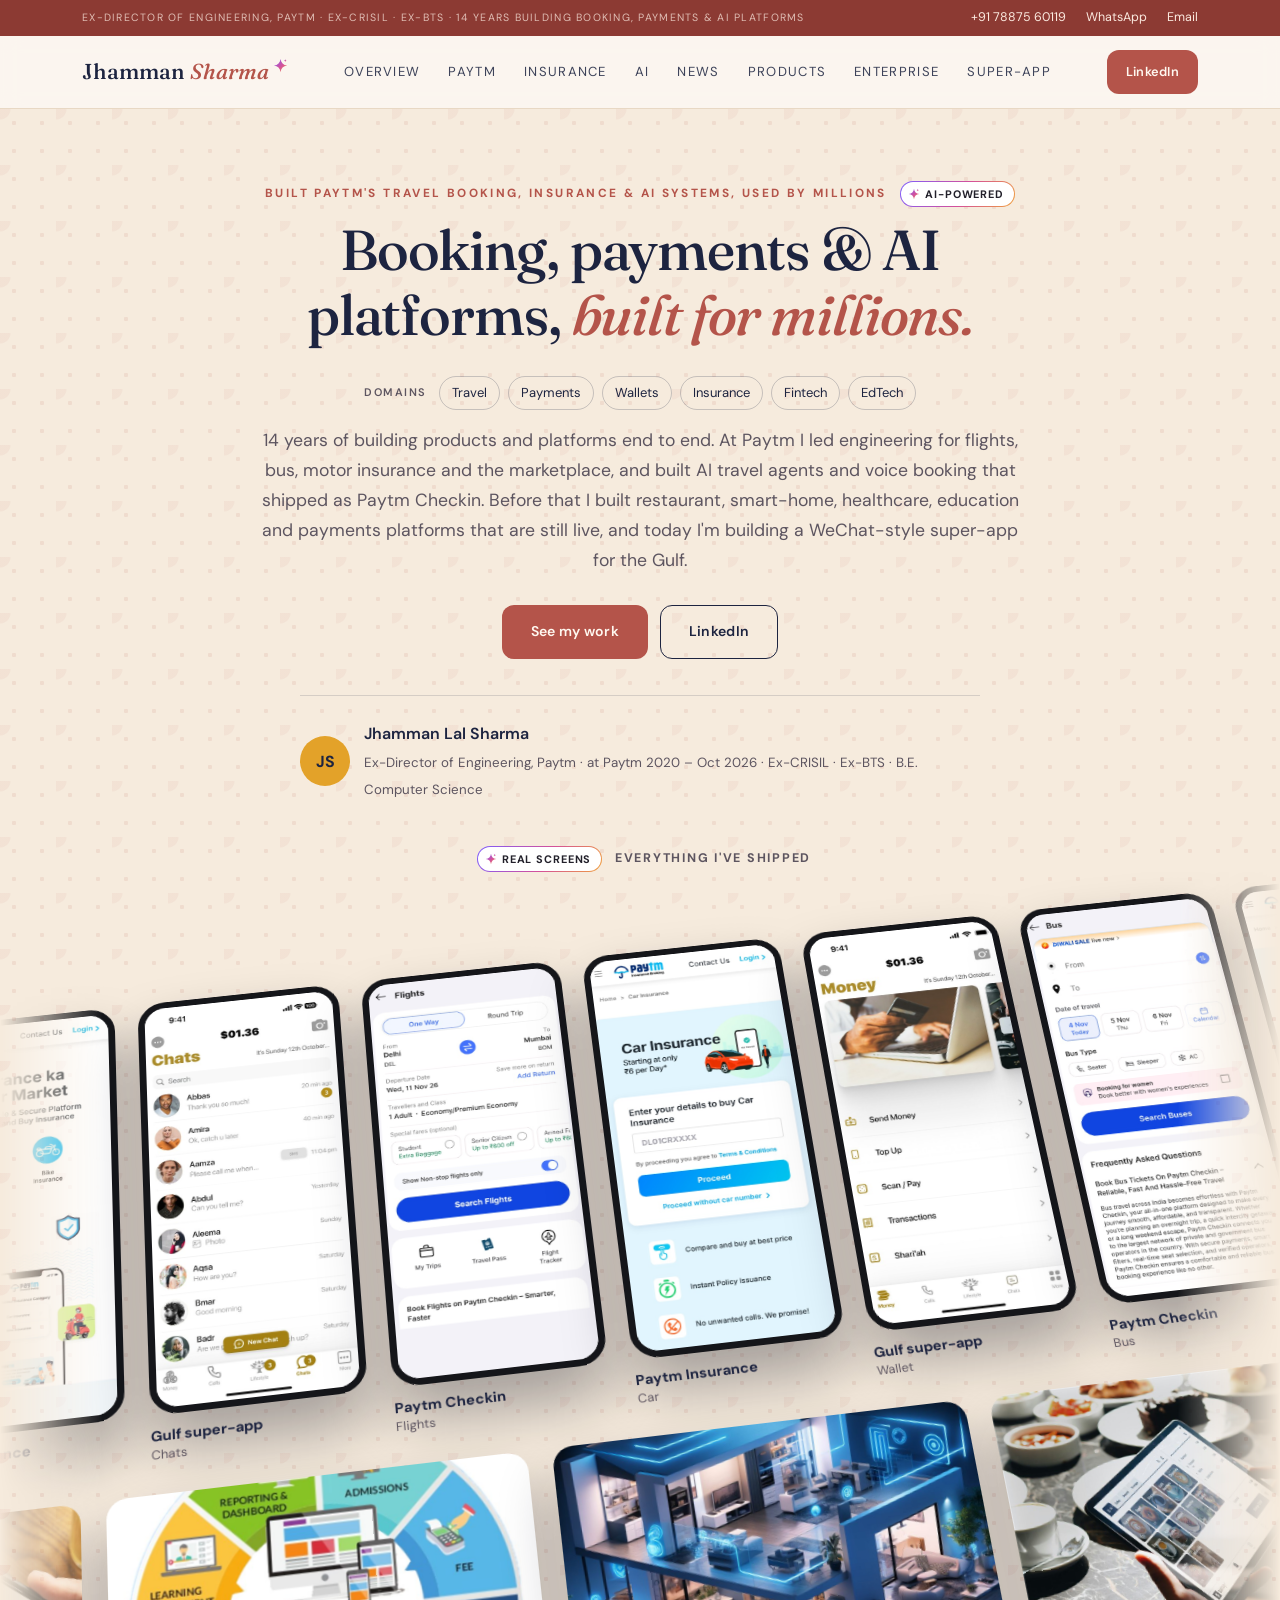
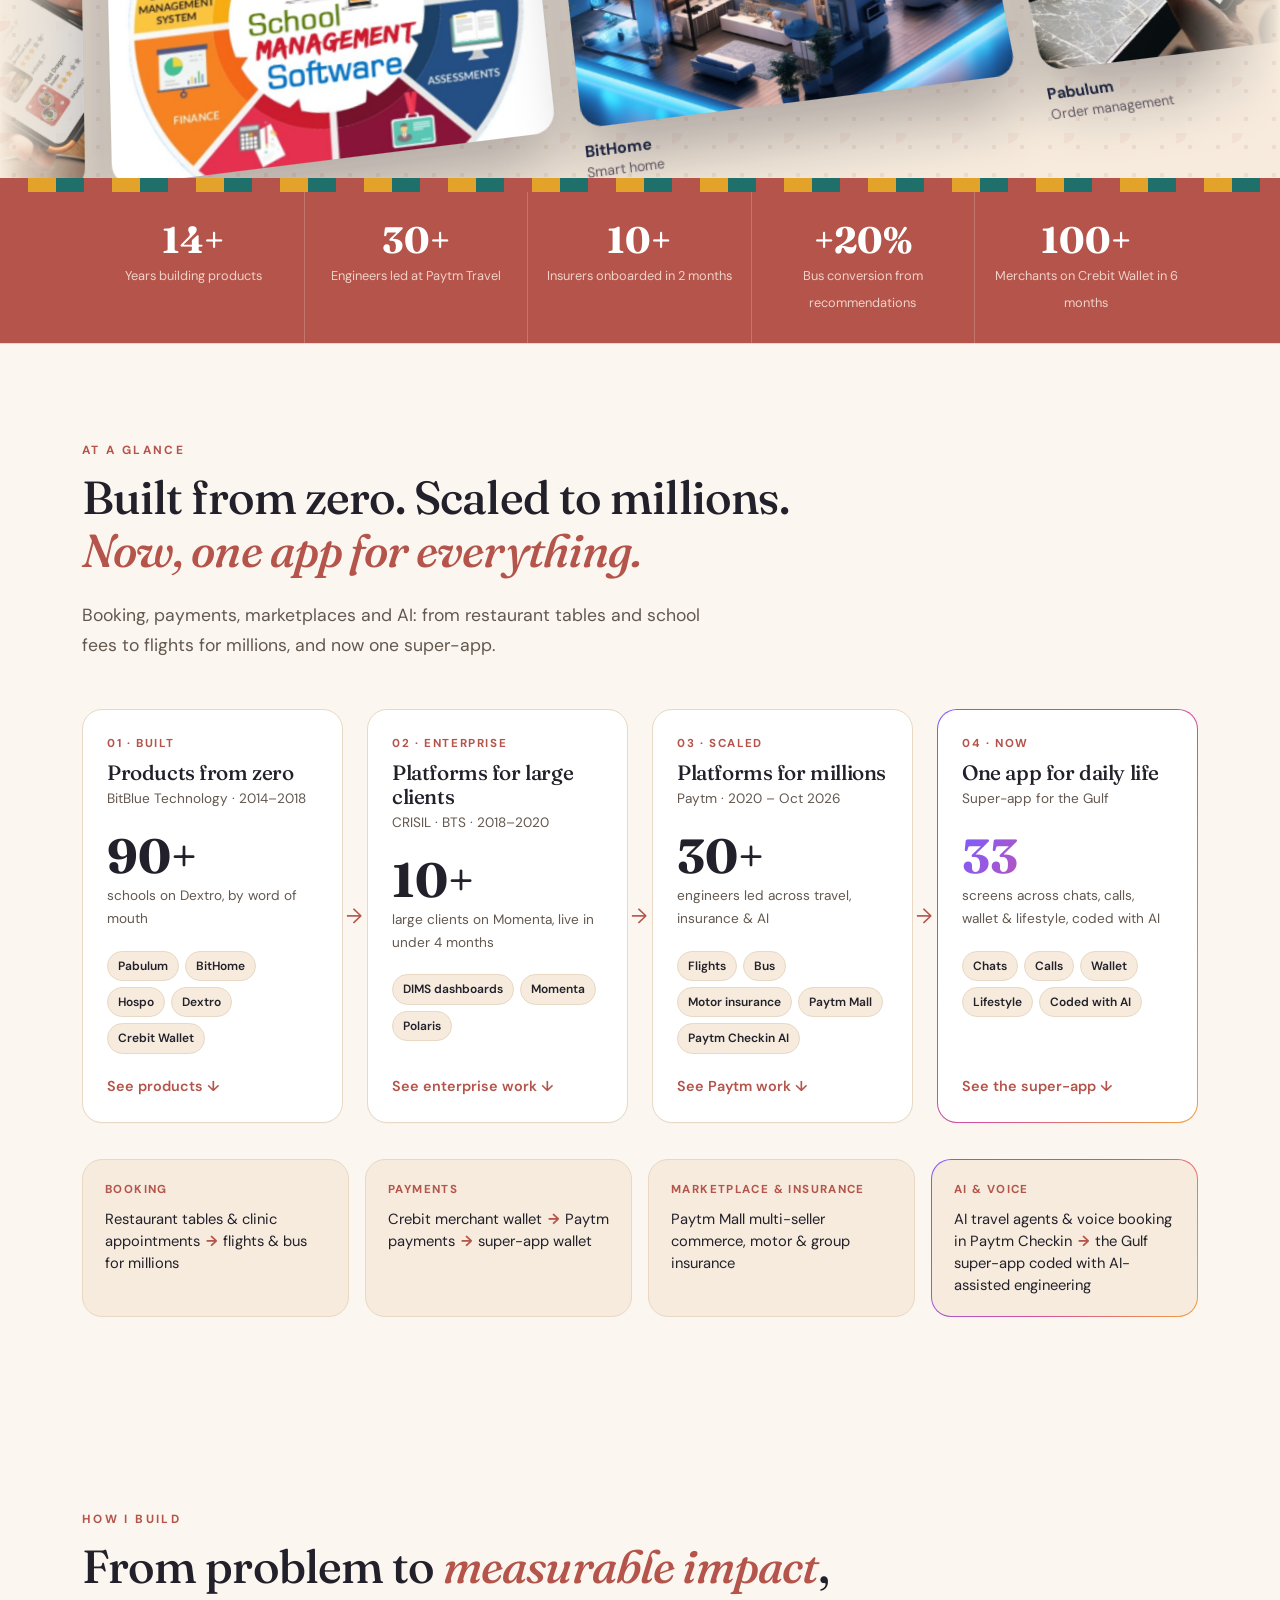
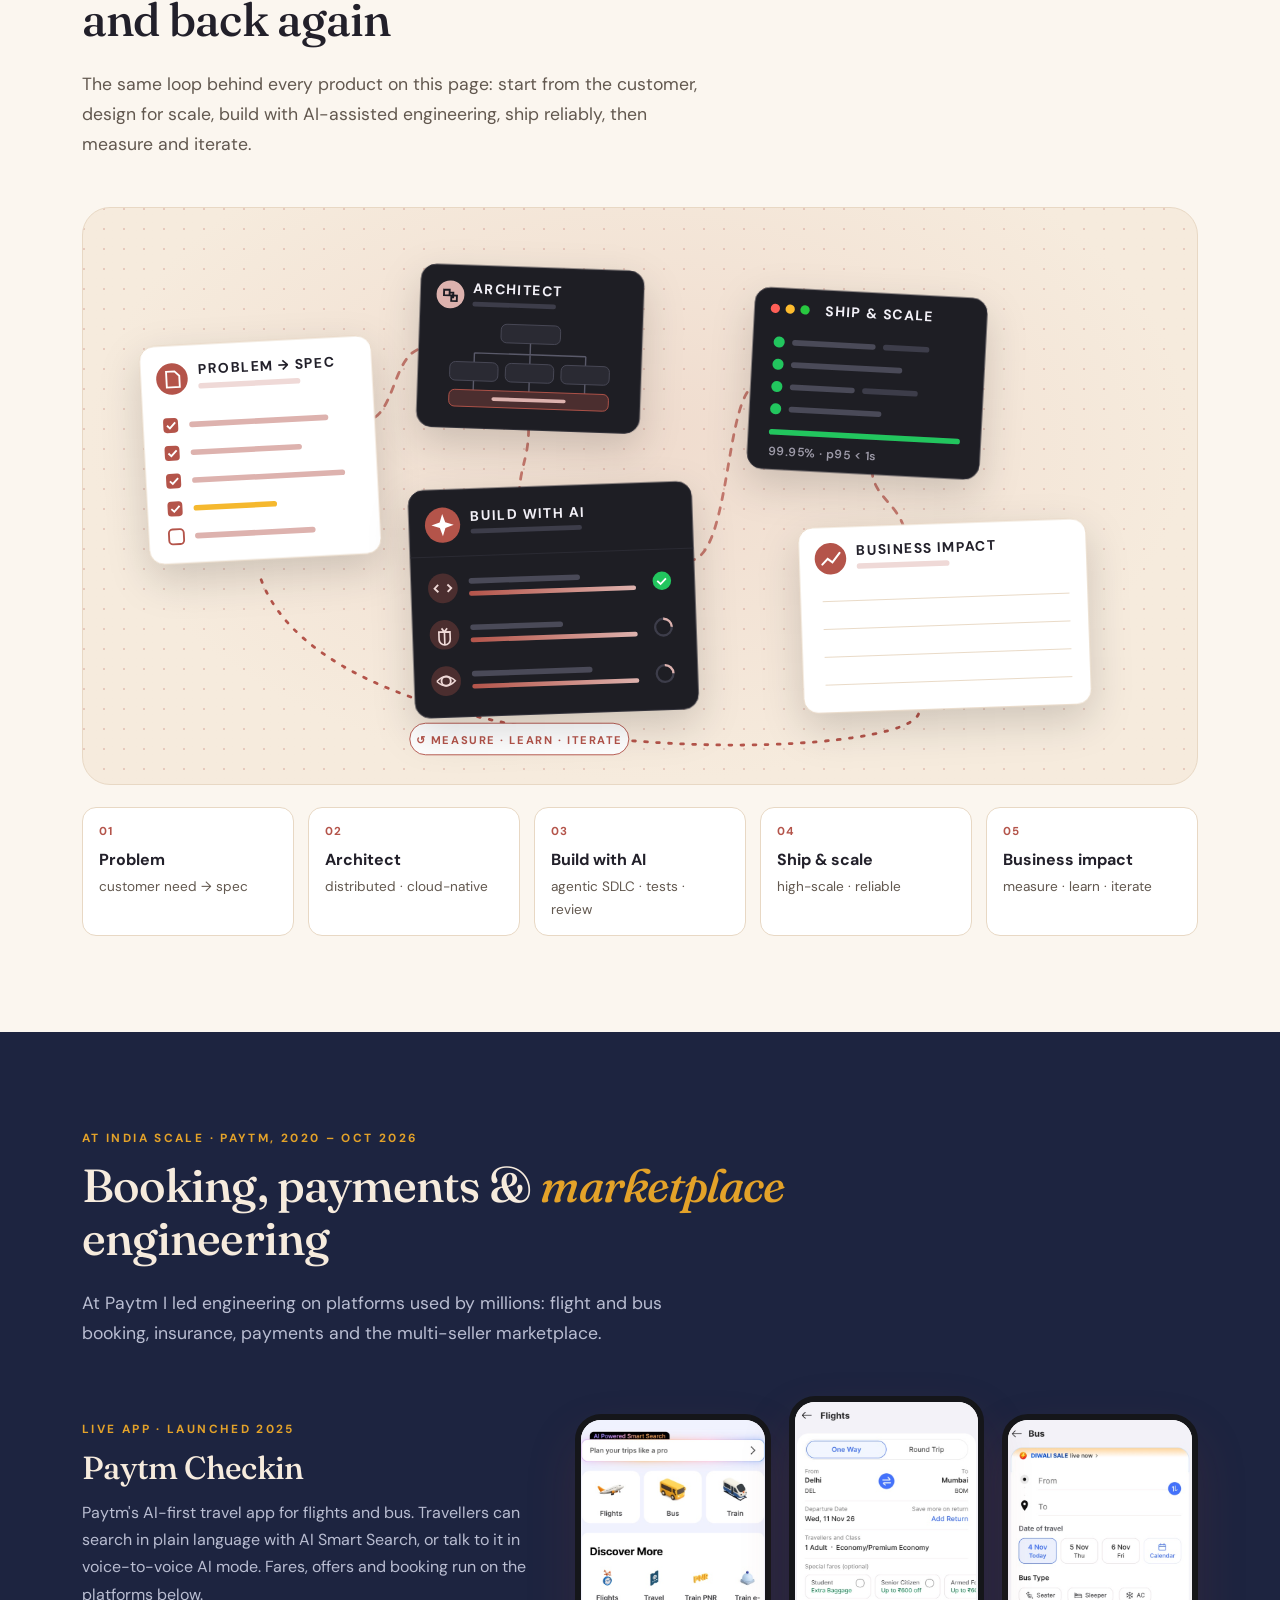
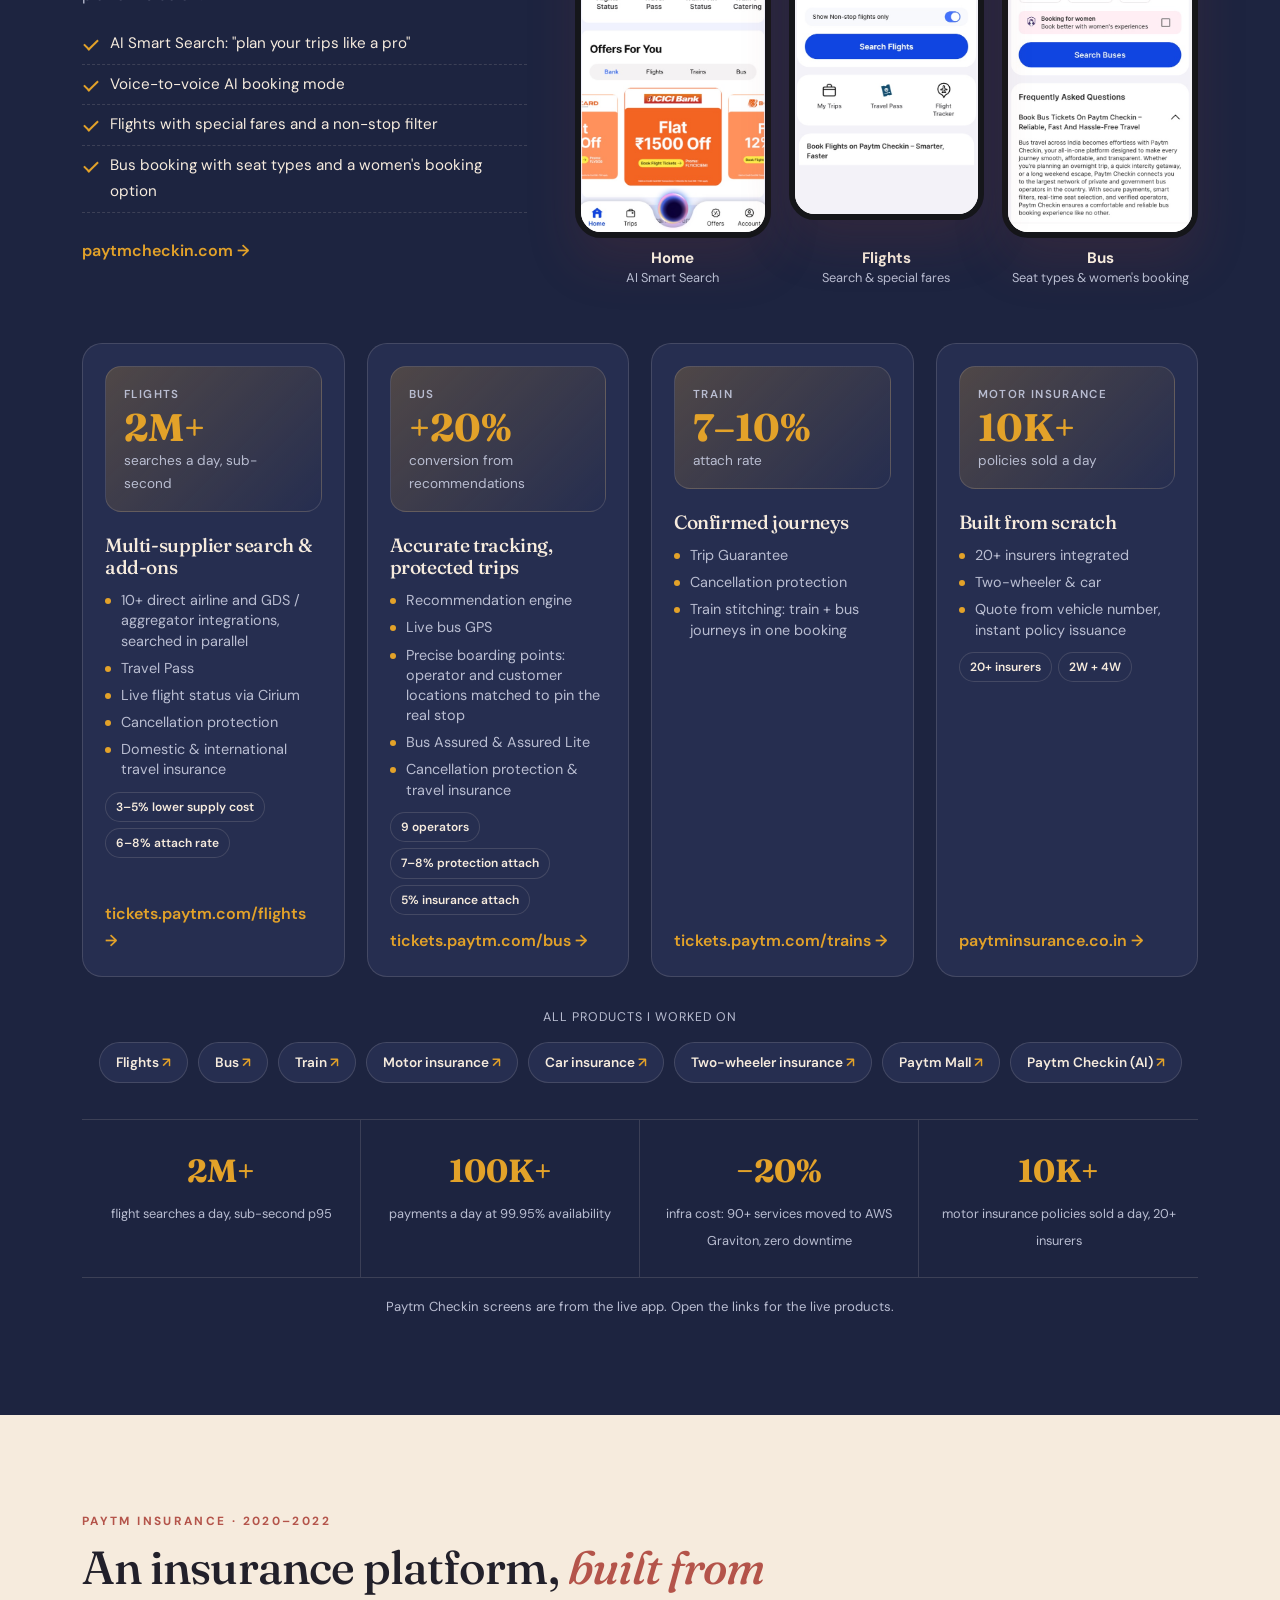
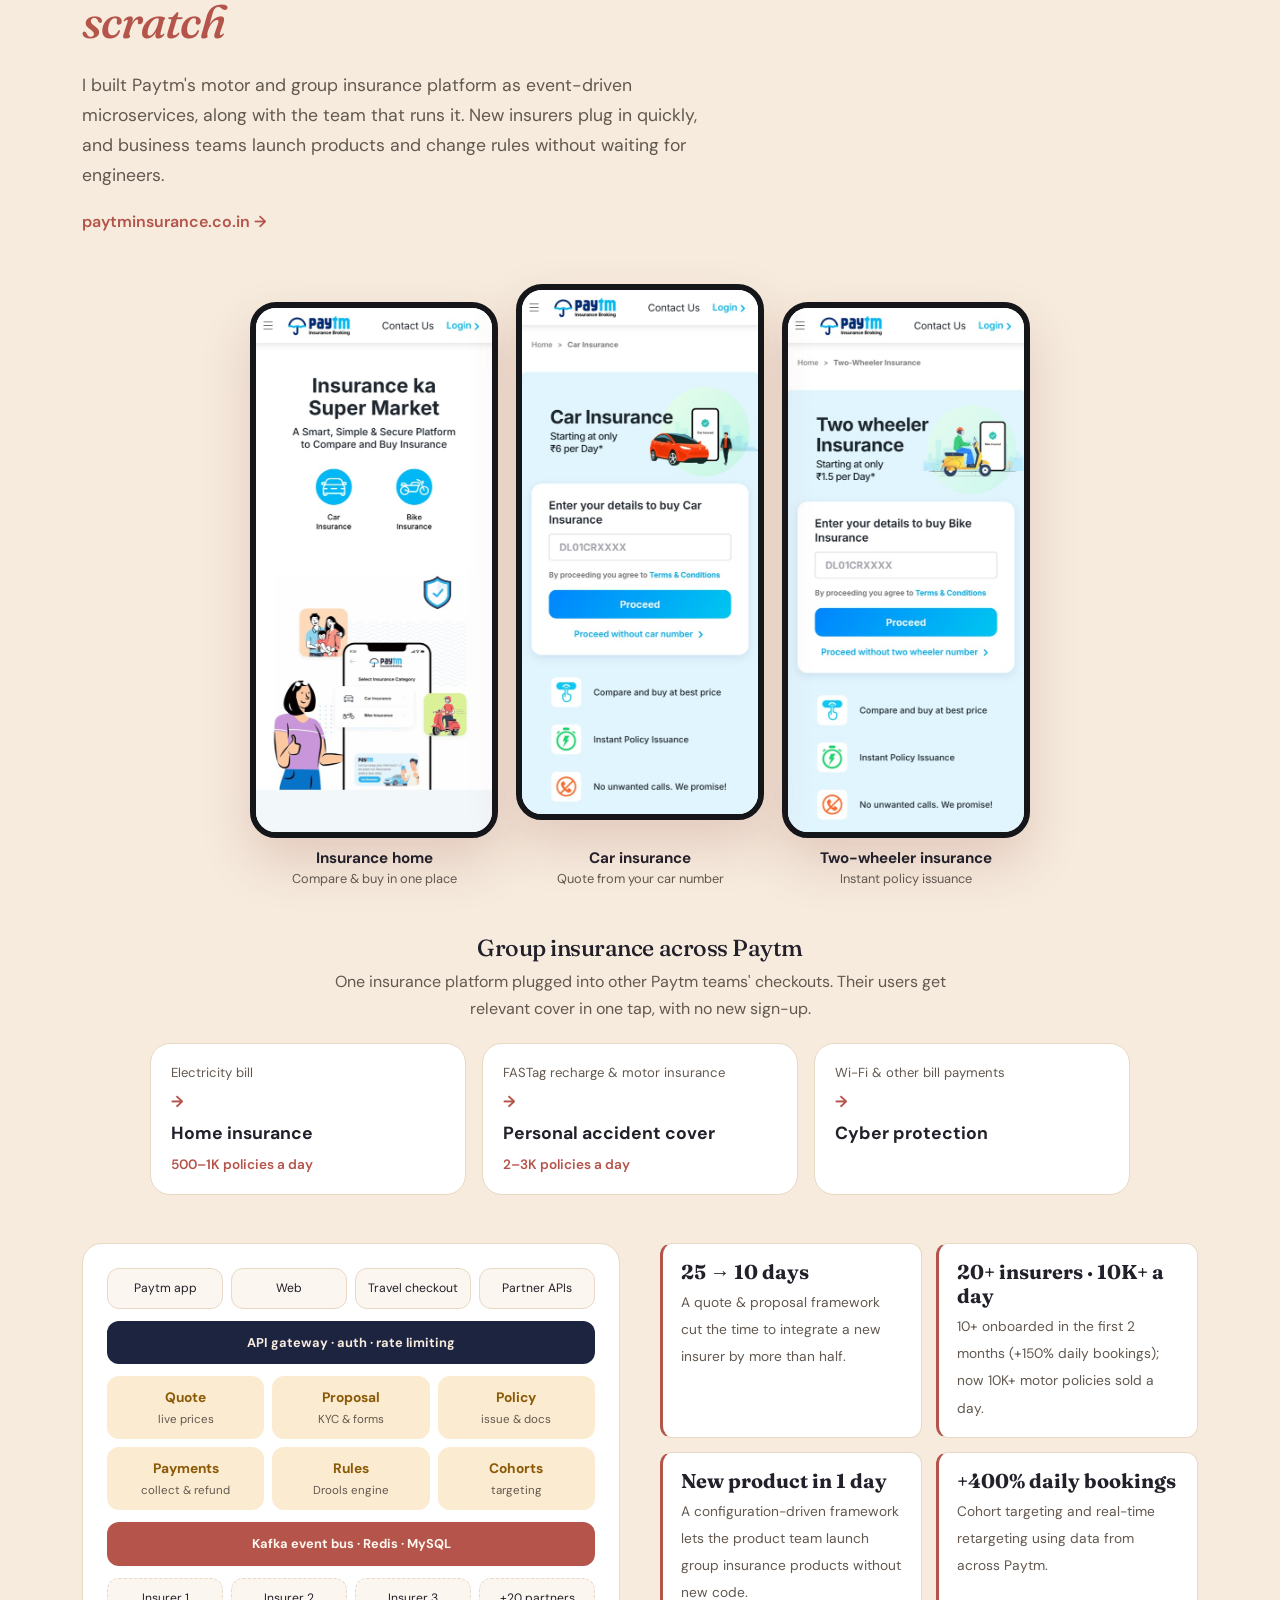
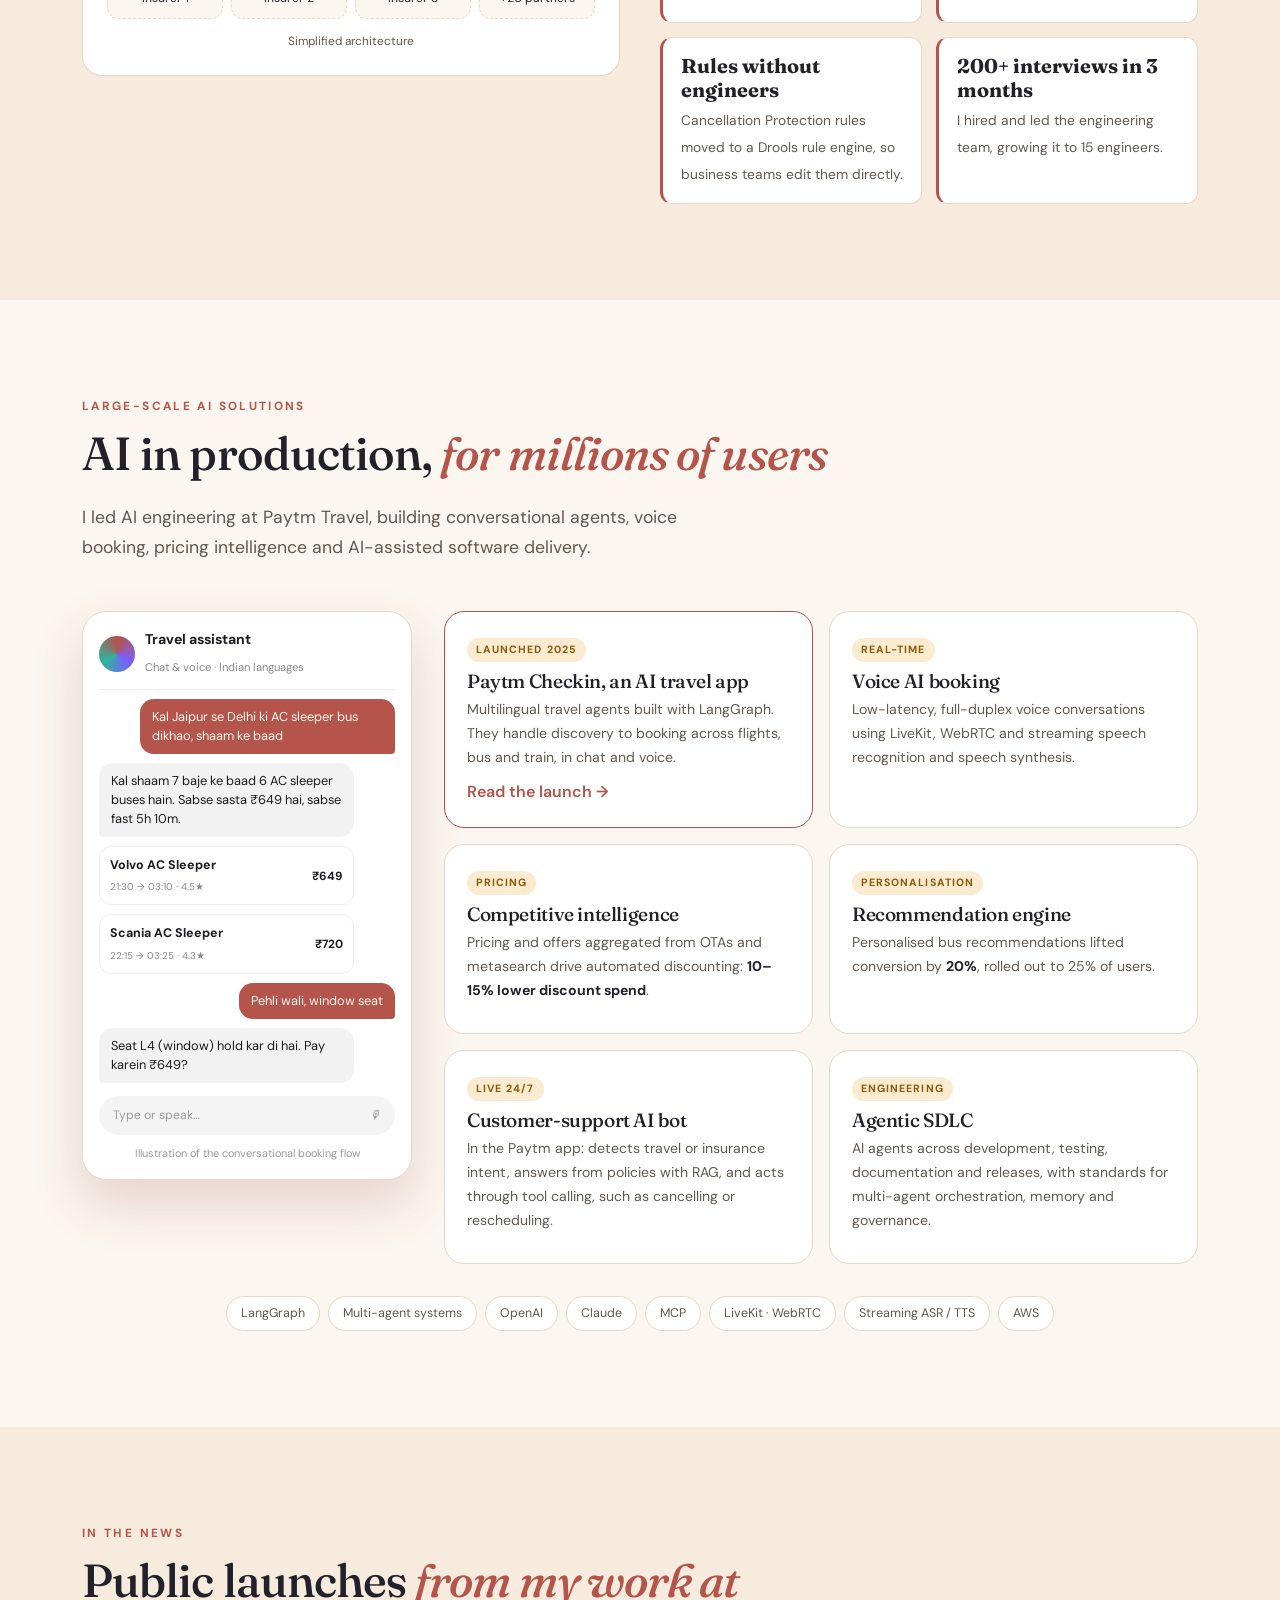
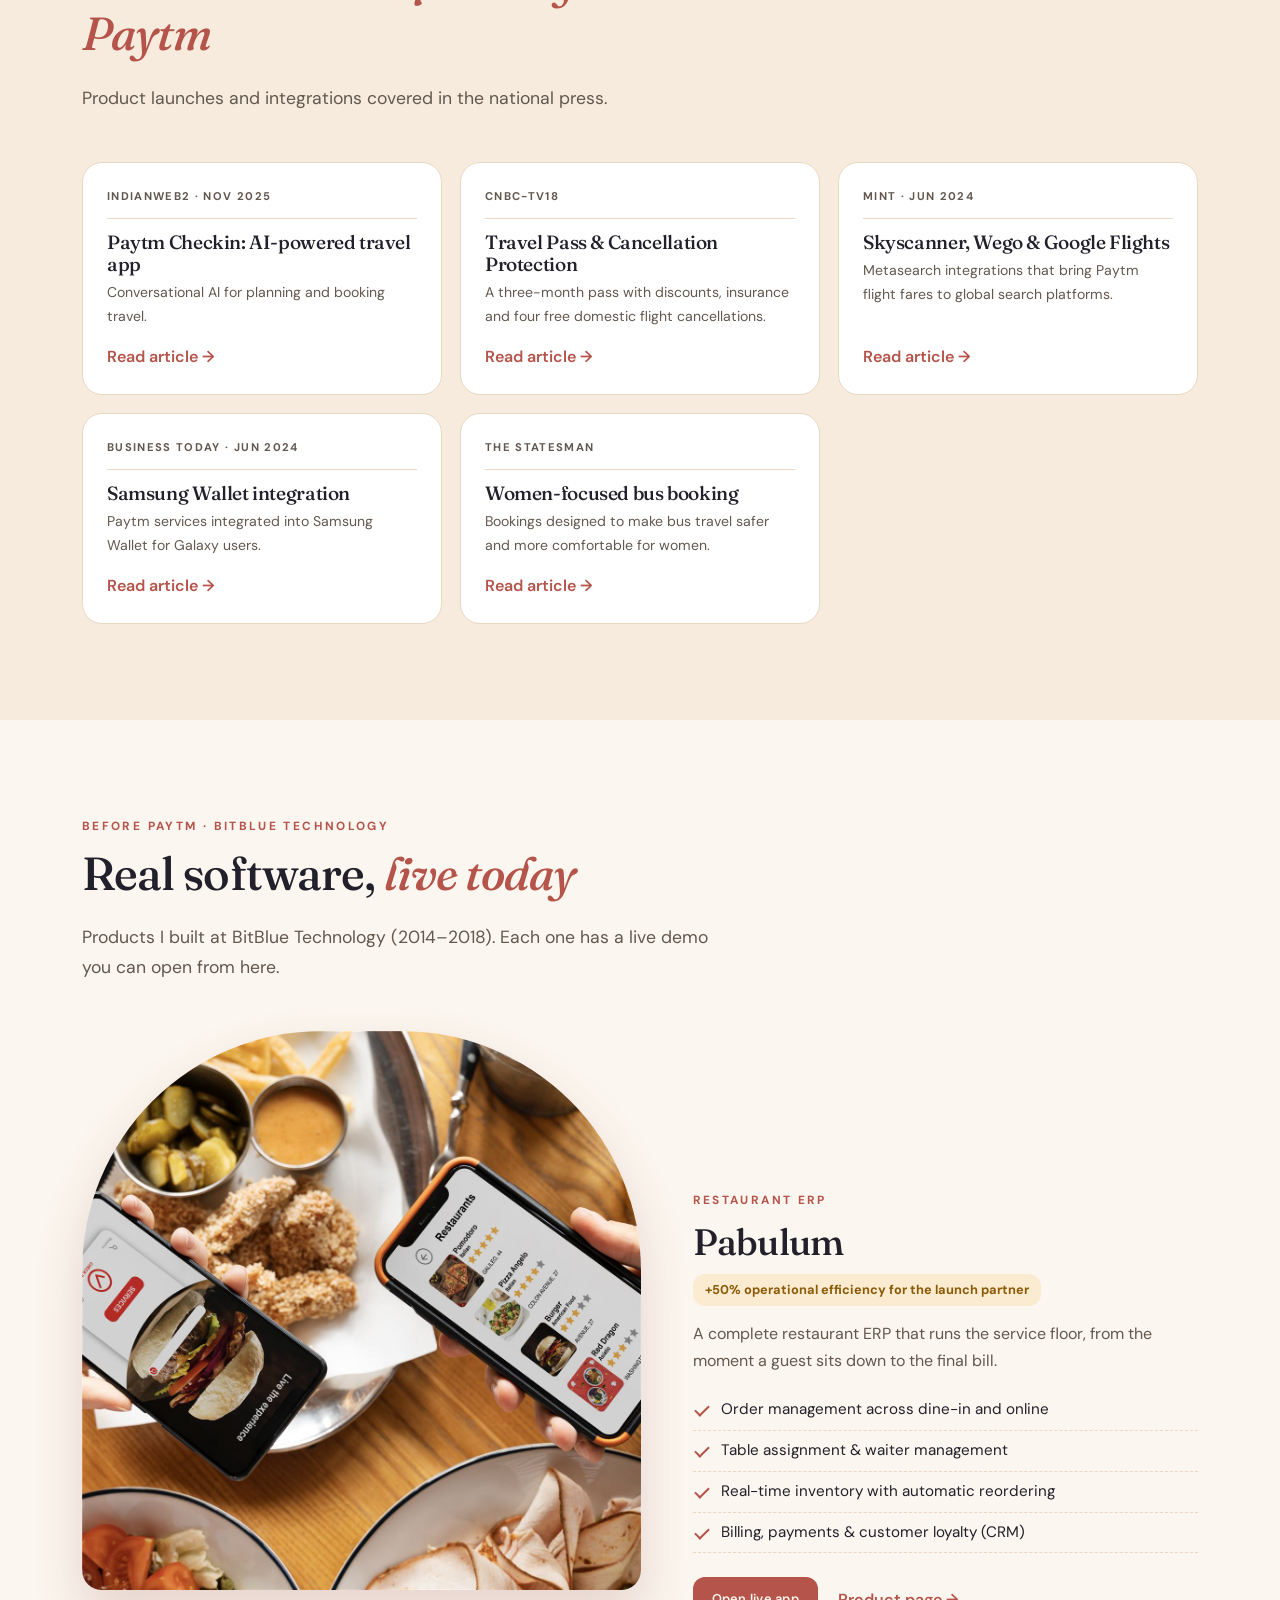
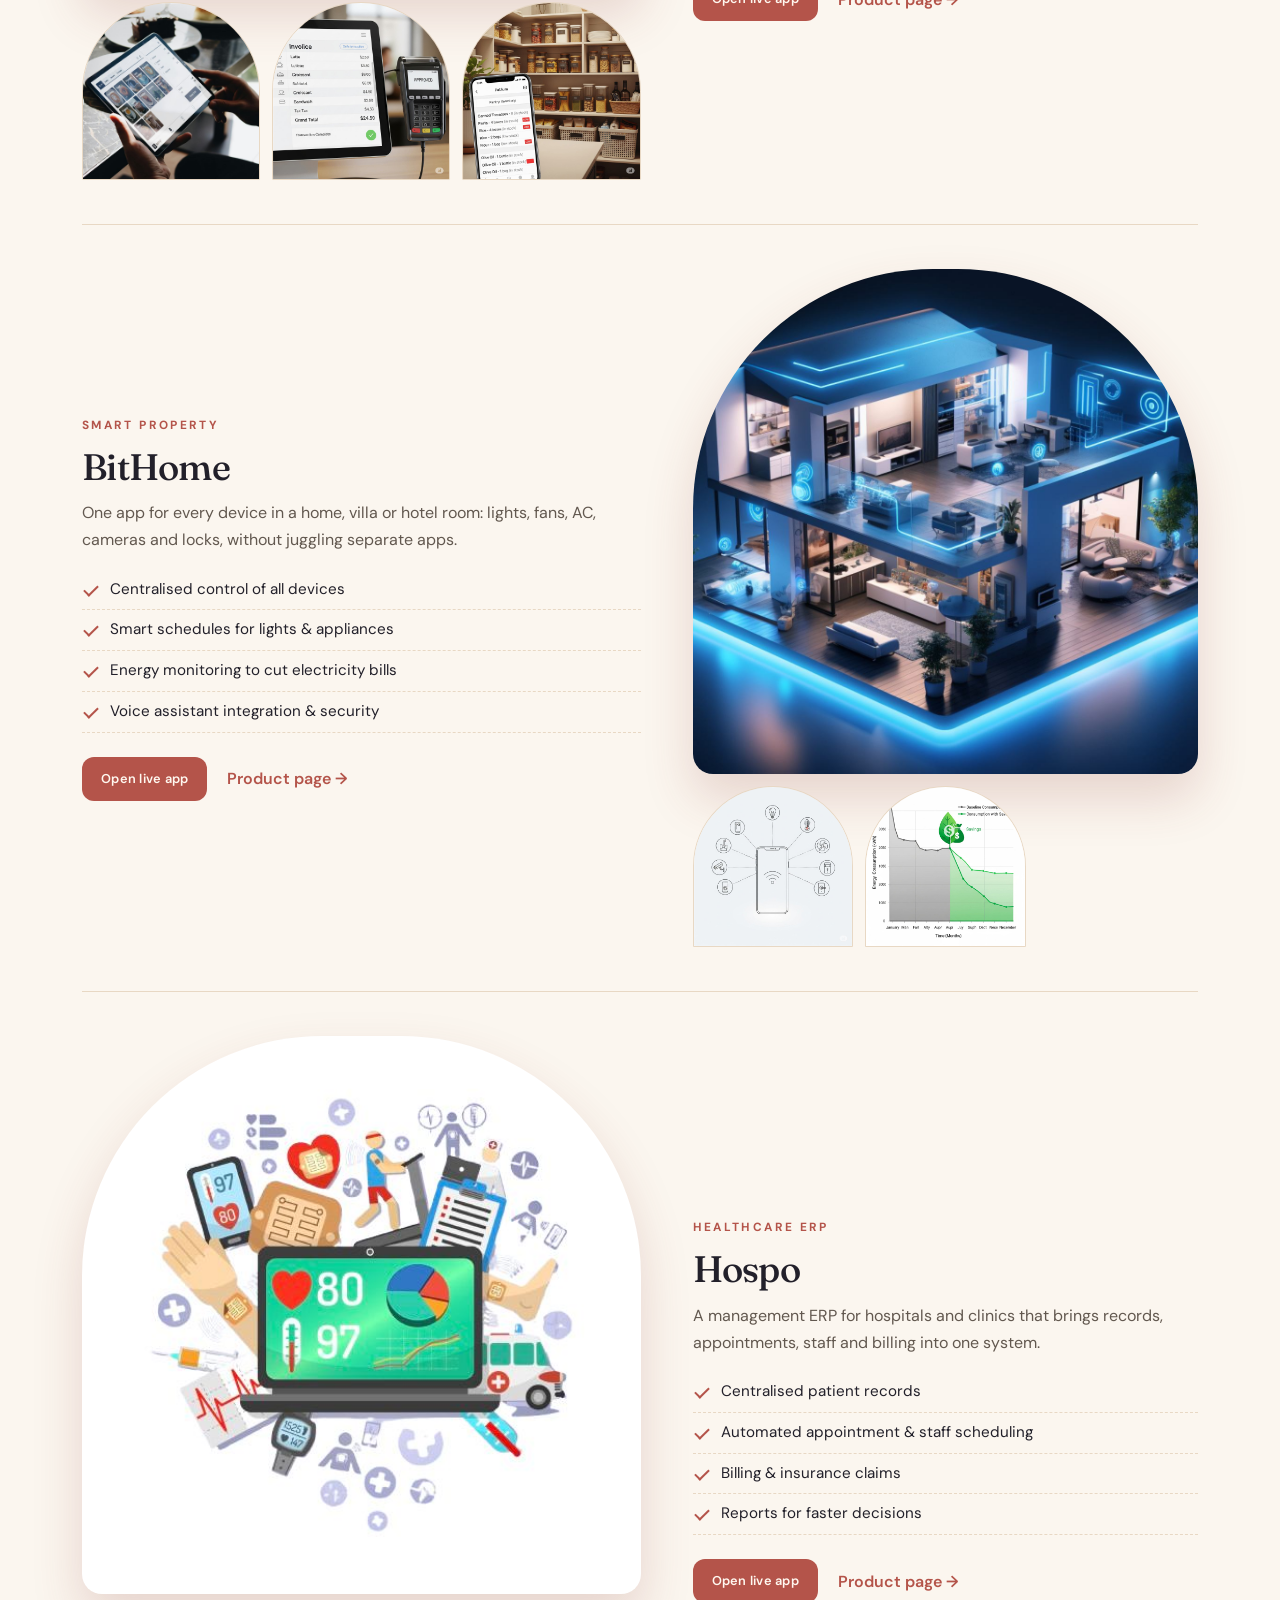
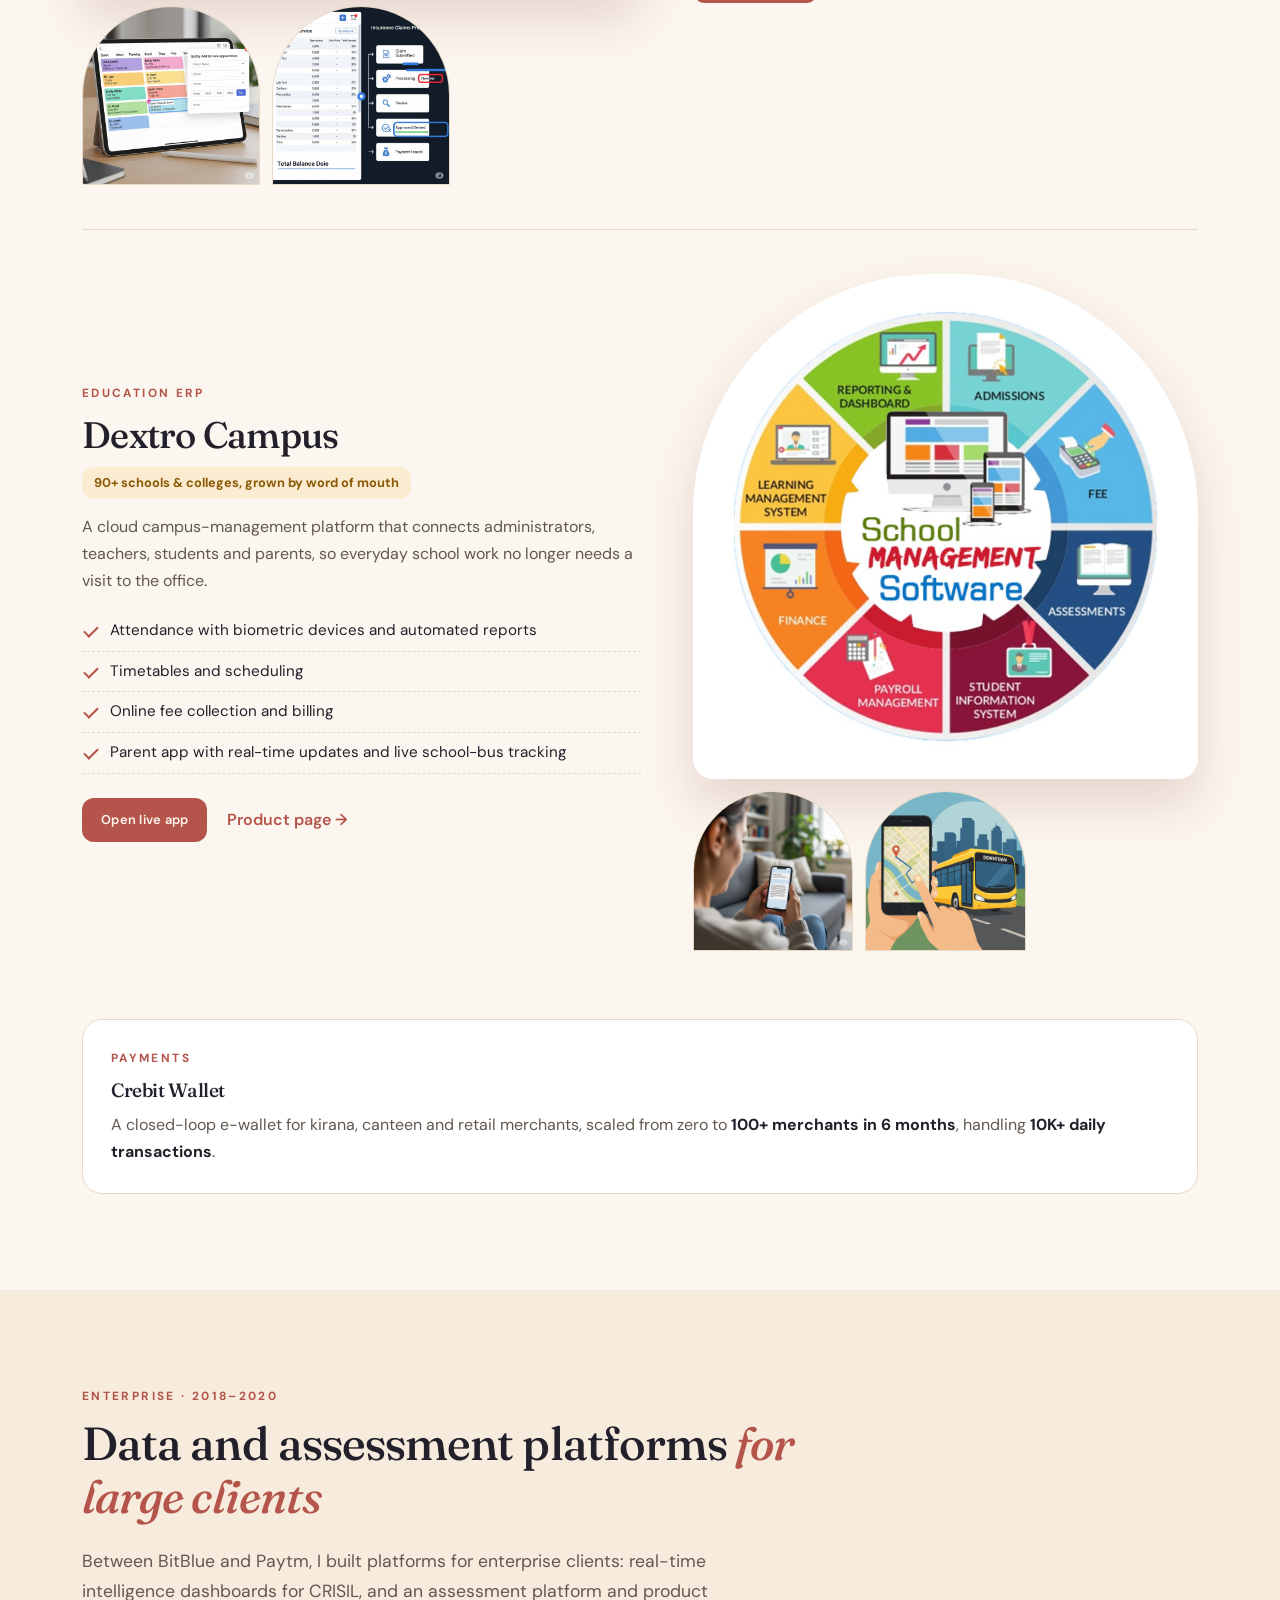
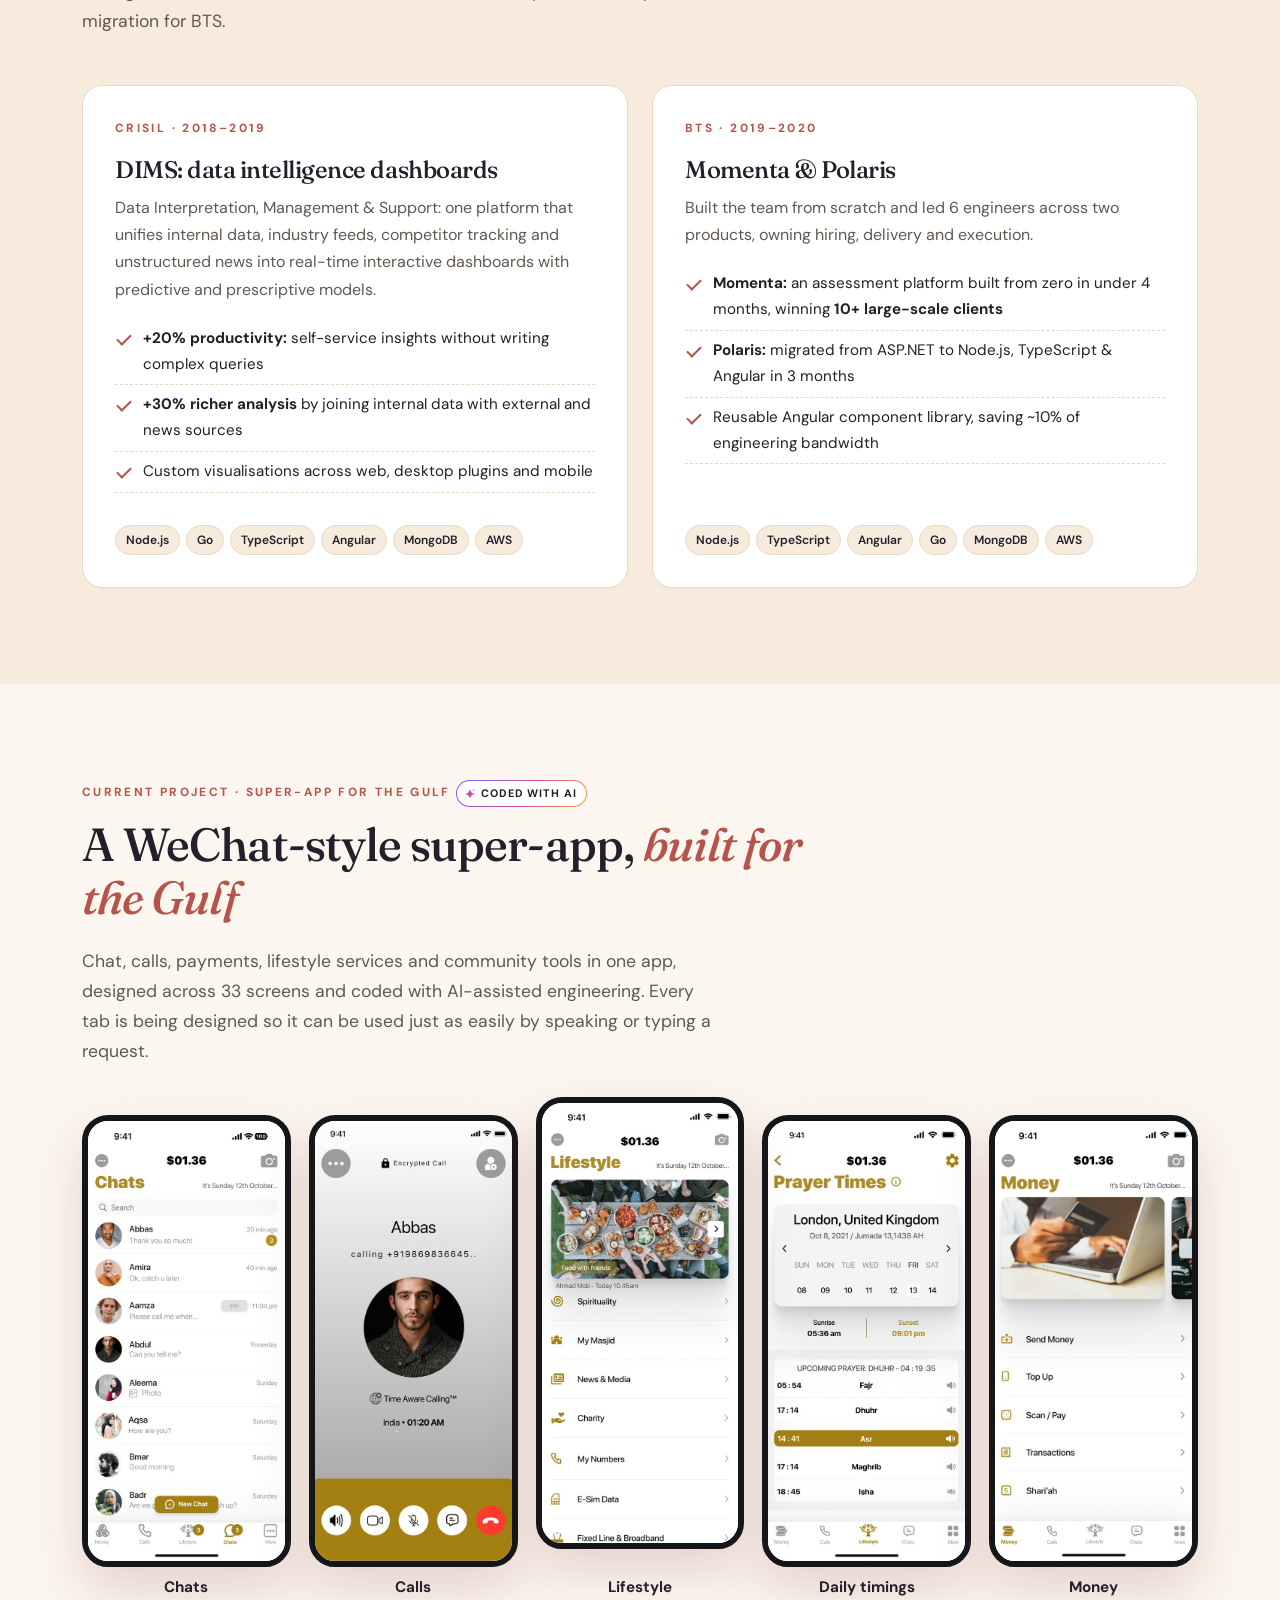
<file: portfolio-pink-city.html>
<!doctype html>
<html lang="en">
<head>
<meta charset="utf-8">
<meta name="viewport" content="width=device-width, initial-scale=1">
<title>Jhamman Sharma — Pink City</title>
<meta name="description" content="Jhamman Lal Sharma: engineering leader. Booking, payments, insurance and AI platforms built at Paytm scale, plus live products from BitBlue.">
<link rel="preconnect" href="https://fonts.googleapis.com">
<link rel="preconnect" href="https://fonts.gstatic.com" crossorigin>
<link href="https://fonts.googleapis.com/css2?family=Fraunces:ital,opsz,wght@0,9..144,500;0,9..144,700;1,9..144,500&family=DM+Sans:wght@400;500;700&display=swap" rel="stylesheet">
<style>
/* Shared layout. Each theme file sets the variables below and may add overrides. */
*{box-sizing:border-box}
html{scroll-behavior:smooth}
body{margin:0;background:var(--bg);color:var(--ink);font-family:var(--body);font-weight:var(--body-weight,400);font-size:16px;line-height:1.7;-webkit-font-smoothing:antialiased}
img{max-width:100%;display:block}
a{color:inherit}
h1,h2,h3,h4{font-family:var(--head);font-weight:var(--head-weight,600);line-height:1.15;margin:0 0 .5em;letter-spacing:var(--head-spacing,-.01em)}
h1{font-size:clamp(2.4rem,6vw,4.4rem)}
h2{font-size:clamp(1.9rem,4vw,2.9rem)}
h3{font-size:1.45rem}
h4{font-size:1.2rem}
h1 em,h2 em{font-family:var(--em-font);font-style:var(--em-style,italic);font-weight:var(--em-weight,inherit);color:var(--em-color);font-size:var(--em-size,1em)}
p{margin:0 0 1em}
.wrap{max-width:1180px;margin:0 auto;padding:0 16px}
@media (min-width:760px){.wrap{padding:0 32px}}
.eyebrow,.kicker{font-size:.74rem;font-weight:700;letter-spacing:.2em;text-transform:uppercase;color:var(--accent);margin-bottom:.9em}
.lead{font-size:1.1rem;color:var(--muted);max-width:640px}
.note{font-size:.82rem;color:var(--muted);text-align:center;margin:18px 0 0}
.txt{font-weight:600;color:var(--accent);text-decoration:none}
.txt:hover{text-decoration:underline}
.scroll-x{overflow-x:auto}

/* buttons */
.btn{display:inline-block;padding:14px 28px;border-radius:var(--btn-radius);font-family:var(--body);font-weight:600;font-size:.88rem;letter-spacing:var(--btn-spacing,.02em);text-transform:var(--btn-transform,none);text-decoration:none;border:1px solid transparent;cursor:pointer;transition:transform .2s,background .2s,color .2s}
.btn:hover{transform:translateY(-1px)}
.btn-primary{background:var(--btn-bg,var(--accent));color:var(--accent-ink);border-color:transparent}
.btn-line{background:transparent;color:var(--hero-ink);border-color:var(--hero-line)}
.btn-sm{padding:10px 18px;font-size:.8rem}

/* top bar + header */
.topbar{background:var(--topbar-bg);color:var(--topbar-ink);font-size:.78rem}
.topbar-in{display:flex;justify-content:space-between;align-items:center;min-height:36px;gap:12px}
.topbar-note{letter-spacing:.12em;text-transform:uppercase;font-size:.66rem;opacity:.75}
.topbar-links{display:flex;gap:20px}
.topbar-links a{text-decoration:none}
.topbar-links a:hover{color:var(--accent)}
@media (max-width:760px){.topbar-note{display:none}.topbar-links{width:100%;justify-content:space-between}}
.header{position:sticky;top:0;z-index:30;background:var(--header-bg);border-bottom:1px solid var(--header-line);backdrop-filter:blur(10px)}
.header-in{display:flex;align-items:center;justify-content:space-between;height:72px;gap:16px}
.logo{font-family:var(--head);font-size:1.35rem;font-weight:var(--head-weight,600);text-decoration:none;color:var(--header-ink)}
.logo span{font-family:var(--em-font);font-style:var(--em-style,italic);color:var(--em-color)}
.nav{display:flex;gap:28px}
.nav a{text-decoration:none;color:var(--header-ink);font-size:.82rem;letter-spacing:.1em;text-transform:uppercase;opacity:.85}
.nav a:hover{color:var(--accent);opacity:1}
@media (max-width:900px){.nav{display:none}}

/* hero */
.hero{background:var(--hero-bg);color:var(--hero-ink);padding:80px 0 96px;position:relative;overflow:hidden}
.hero .lead{color:var(--hero-muted)}
.hero-grid{display:grid;grid-template-columns:1.1fr .9fr;gap:56px;align-items:center}
@media (max-width:900px){.hero-grid{grid-template-columns:1fr}.hero{padding:56px 0 64px}}
.ctas{display:flex;gap:12px;flex-wrap:wrap;margin:30px 0 36px}
.hero-who{display:flex;align-items:center;gap:14px;padding-top:24px;border-top:1px solid var(--hero-line)}
.hero-who b{display:block;font-weight:600}
.hero-who small{color:var(--hero-muted)}
.avatar{width:50px;height:50px;border-radius:50%;display:grid;place-items:center;font-weight:700;background:var(--accent);color:var(--accent-ink);flex:none}
.hero-art{position:relative;min-height:440px}
.frame{margin:0;position:absolute;overflow:hidden;border-radius:var(--radius-lg);box-shadow:var(--shadow)}
.frame img{width:100%;height:100%;object-fit:cover}
.frame-a{top:0;left:0;width:68%;height:78%}
.frame-b{bottom:0;right:0;width:52%;height:56%;border:6px solid var(--hero-bg)}
.hero-badge{position:absolute;left:4%;bottom:6%;background:var(--accent);color:var(--accent-ink);padding:16px 20px;border-radius:var(--radius);display:flex;gap:12px;align-items:center;box-shadow:var(--shadow)}
.hero-badge b{font-family:var(--head);font-size:2.2rem;line-height:1}
.hero-badge span{font-size:.78rem;line-height:1.3;font-weight:600}
@media (max-width:900px){.hero-art{min-height:340px}}

/* stats */
.stats-strip{background:var(--strip-bg);color:var(--strip-ink);border-bottom:1px solid var(--line)}
.stats{display:grid;grid-template-columns:repeat(5,1fr)}
.stat{padding:28px 16px;text-align:center;border-right:1px solid var(--strip-line)}
.stat:last-child{border-right:0}
.stat b{display:block;font-family:var(--head);font-size:2.3rem;line-height:1.1;color:var(--strip-num)}
.stat span{font-size:.8rem;opacity:.8}
@media (max-width:800px){.stats{grid-template-columns:repeat(2,1fr)}.stat{border-bottom:1px solid var(--strip-line)}.stat:last-child{grid-column:1/-1}}

/* sections */
.sec{padding:96px 0}
@media (max-width:760px){.sec{padding:64px 0}}
.sec-alt{background:var(--bg-alt)}
.sec-head{margin-bottom:48px;max-width:760px}
.sec-dark{background:var(--dark);color:var(--dark-ink)}
.sec-dark .lead,.sec-dark .note{color:var(--dark-muted)}
.sec-dark h2 em{color:var(--dark-em,var(--em-color))}

/* practices */
.practices{display:grid;grid-template-columns:1fr 1fr;gap:24px}
@media (max-width:860px){.practices{grid-template-columns:1fr}}
.practice{background:var(--card);border:1px solid var(--line);border-radius:var(--radius-lg);padding:36px;box-shadow:var(--shadow-soft)}
.practice-top{display:flex;align-items:baseline;gap:14px;margin-bottom:6px}
.practice-top .kicker{font-family:var(--head);font-size:1.8rem;letter-spacing:0;margin:0}
.practice>p{color:var(--muted)}
.steps{list-style:none;padding:0;margin:20px 0 0;counter-reset:s}
.steps li{display:grid;gap:2px;padding:14px 0 14px 44px;border-top:1px solid var(--line);position:relative;counter-increment:s}
.steps li::before{content:counter(s,decimal-leading-zero);position:absolute;left:0;top:15px;font-size:.78rem;font-weight:700;color:var(--accent)}
.steps b{font-weight:600}
.steps span{font-size:.9rem;color:var(--muted)}

/* platform mockup */
.showcase{display:grid;grid-template-columns:290px 1fr;gap:32px;align-items:center}
@media (max-width:900px){.showcase{grid-template-columns:1fr}}
.phone{width:100%;max-width:290px;margin:0 auto;border:10px solid #15161a;border-radius:38px;background:#fff;color:#1b1c20;overflow:hidden;box-shadow:var(--shadow)}
.phone-notch{height:22px;background:#15161a;display:flex;justify-content:center}
.phone-notch i{width:92px;height:14px;background:#000;border-radius:0 0 10px 10px}
.phone-screen{padding:14px;font-family:var(--body)}
.p-title{font-weight:700}
.p-sub{font-size:.74rem;color:#777}
.p-search{margin:10px 0;padding:8px 10px;border-radius:10px;background:#f1f1f1;font-size:.76rem;color:#888}
.p-chips{display:flex;gap:6px;margin-bottom:10px}
.p-chips span{font-size:.68rem;padding:4px 9px;border-radius:999px;background:#f1f1f1;color:#666}
.p-chips .on{background:var(--accent);color:var(--accent-ink)}
.p-shop{display:flex;gap:10px;align-items:center;padding:8px;border:1px solid #eee;border-radius:12px;margin-bottom:8px}
.p-shop img{width:40px;height:40px;border-radius:9px;object-fit:cover}
.p-shop b{display:block;font-size:.78rem}
.p-shop small{font-size:.68rem;color:#888}
.p-shop em{margin-left:auto;font-style:normal;font-size:.7rem;font-weight:700;color:var(--accent)}
.p-pay{margin-top:10px;padding:10px;border-radius:12px;background:#1b1c20;color:#fff;font-size:.78rem;font-weight:700;text-align:center}
.dash{background:var(--card);border:1px solid var(--line);border-radius:var(--radius-lg);overflow:hidden;box-shadow:var(--shadow)}
.dash-bar{display:flex;align-items:center;gap:7px;padding:12px 16px;background:var(--bg-alt);border-bottom:1px solid var(--line)}
.dash-bar i{width:10px;height:10px;border-radius:50%;background:#ff5f57}
.dash-bar i:nth-child(2){background:#febc2e}.dash-bar i:nth-child(3){background:#28c840}
.dash-bar span{margin-left:10px;font-size:.78rem;color:var(--muted)}
.dash-body{padding:20px}
.kpis{display:grid;grid-template-columns:repeat(4,1fr);gap:10px}
.kpis div{padding:12px;border-radius:var(--radius);background:var(--bg-alt)}
.kpis small{font-size:.7rem;color:var(--muted)}
.kpis b{display:block;font-family:var(--head);font-size:1.4rem}
@media (max-width:560px){.kpis{grid-template-columns:repeat(2,1fr)}}
.bars{display:flex;align-items:flex-end;gap:6px;height:90px;margin-top:18px;border-bottom:1px solid var(--line)}
.bars i{flex:1;background:var(--accent);border-radius:3px 3px 0 0;opacity:.85}
.bars-l{font-size:.7rem;color:var(--muted);margin:6px 0 12px}
.dash table{width:100%;border-collapse:collapse;font-size:.84rem}
.dash th{text-align:left;font-size:.7rem;text-transform:uppercase;letter-spacing:.06em;color:var(--muted);padding:8px 6px;border-bottom:1px solid var(--line)}
.dash td{padding:9px 6px;border-bottom:1px solid var(--line);white-space:nowrap}
.tag{font-size:.68rem;font-weight:700;padding:3px 9px;border-radius:999px}
.tag.ok{background:#dff3ea;color:#17805a}.tag.warn{background:#fdecdc;color:#b4561c}.tag.new{background:#e4ebfb;color:#2f56b8}

/* products */
.product{display:grid;grid-template-columns:1.05fr .95fr;gap:52px;align-items:center;padding:44px 0;border-top:1px solid var(--line)}
.product:first-of-type{border-top:0;padding-top:0}
.product.flip .product-media{order:2}
@media (max-width:900px){.product{grid-template-columns:1fr;gap:28px}.product.flip .product-media{order:0}}
.product-media .main{width:100%;aspect-ratio:4/3;object-fit:cover;border-radius:var(--radius-lg);box-shadow:var(--shadow)}
.product-media .main.contain{object-fit:contain;background:#fff;padding:20px}
.thumbs{display:grid;grid-template-columns:repeat(3,1fr);gap:12px;margin-top:12px}
.thumbs img{width:100%;aspect-ratio:1;object-fit:cover;border-radius:var(--radius);border:1px solid var(--line)}
.product-copy h3{font-size:2.3rem;margin-bottom:.3em}
.product-copy>p{color:var(--muted)}
.metric{display:inline-block;font-size:.8rem;font-weight:700;padding:5px 12px;border-radius:var(--btn-radius);background:var(--metric-bg);color:var(--metric-ink);margin-bottom:14px}
.ticks{list-style:none;padding:0;margin:0 0 24px}
.ticks li{padding:7px 0 7px 28px;position:relative;border-bottom:1px dashed var(--line);font-size:.95rem}
.ticks li::before{content:"";position:absolute;left:2px;top:15px;width:12px;height:6px;border-left:2px solid var(--accent);border-bottom:2px solid var(--accent);transform:rotate(-45deg)}
.links{display:flex;gap:20px;align-items:center;flex-wrap:wrap}
.minis{display:grid;grid-template-columns:1fr 1fr;gap:20px;margin-top:24px}
@media (max-width:760px){.minis{grid-template-columns:1fr}}
.mini{background:var(--card);border:1px solid var(--line);border-radius:var(--radius-lg);padding:28px}
.mini:only-child{grid-column:1/-1}
.mini p{color:var(--muted);margin:0}
.mini b{color:var(--ink)}
.mini a{color:var(--accent);font-weight:600}

/* paytm */
.paytm-grid{display:grid;grid-template-columns:repeat(4,1fr);gap:22px}
@media (max-width:1100px){.paytm-grid{grid-template-columns:1fr 1fr}}
@media (max-width:640px){.paytm-grid{grid-template-columns:1fr}}
.pcard{display:flex;flex-direction:column;text-decoration:none;background:var(--dark-card);border:1px solid var(--dark-line);border-radius:var(--radius-lg);overflow:hidden;transition:transform .25s}
.pcard:hover{transform:translateY(-4px)}
.mock{margin:22px 22px 0;background:#fff;color:#1b1c20;border-radius:16px 16px 0 0;padding:16px;font-family:var(--body);min-height:220px;display:flex;flex-direction:column;gap:9px}
.m-head{font-weight:700;font-size:.85rem;padding-bottom:6px;border-bottom:1px solid #eee}
.m-row{display:flex;justify-content:space-between;align-items:center}
.m-row small{display:block;font-size:.62rem;color:#888}
.m-row b{font-size:1.3rem}
.m-row span{display:block;font-size:.66rem;color:#888}
.m-arrow{color:#aaa}
.m-line{display:flex;justify-content:space-between;font-size:.68rem;color:#666;background:#f5f5f5;padding:6px 8px;border-radius:8px}
.m-fare{display:flex;justify-content:space-between;font-size:.72rem;padding:6px 0;border-bottom:1px dashed #eee}
.m-btn{margin-top:auto;background:#1b1c20;color:#fff;text-align:center;font-size:.74rem;font-weight:700;padding:9px;border-radius:9px}
.seats{display:grid;grid-template-columns:repeat(5,1fr);gap:6px;padding:4px 24px}
.seats i{height:20px;border:1.5px solid #bbb;border-radius:4px 4px 6px 6px}
.seats i.t{background:#ddd;border-color:#ddd}
.seats i.s{background:#2e9b6f;border-color:#2e9b6f}
.m-prods{display:grid;grid-template-columns:1fr 1fr;gap:8px}
.m-prods div{font-size:.66rem;display:grid}
.m-prods i{height:46px;border-radius:8px;margin-bottom:4px}
.m-prods span{color:#888}
.pcard-copy{padding:22px;color:var(--dark-ink)}
.pcard-copy p{color:var(--dark-muted);font-size:.92rem}
.pcard-copy b{color:var(--dark-ink)}
.pcard-copy .txt{color:var(--dark-em,var(--accent))}
.plinks{display:flex;flex-wrap:wrap;align-items:center;justify-content:center;gap:10px;margin-top:30px}
.plinks-title{width:100%;text-align:center;font-size:.78rem;letter-spacing:.08em;text-transform:uppercase;color:var(--dark-muted);margin-bottom:4px}
.plinks a{font-size:.85rem;font-weight:600;padding:8px 16px;border-radius:999px;text-decoration:none;color:var(--dark-ink);background:var(--dark-card);border:1px solid var(--dark-line);transition:border-color .2s,color .2s}
.plinks a::after{content:" ↗";color:var(--dark-em,var(--accent))}
.plinks a:hover{border-color:var(--dark-em,var(--accent));color:var(--dark-em,var(--accent))}
.paytm-metrics{display:grid;grid-template-columns:repeat(4,1fr);margin-top:36px;border-top:1px solid var(--dark-line);border-bottom:1px solid var(--dark-line)}
.paytm-metrics div{padding:24px 12px;text-align:center;border-right:1px solid var(--dark-line)}
.paytm-metrics div:last-child{border-right:0}
.paytm-metrics b{display:block;font-family:var(--head);font-size:2rem;color:var(--dark-em,var(--accent))}
.paytm-metrics span{font-size:.8rem;color:var(--dark-muted)}
@media (max-width:760px){.paytm-metrics{grid-template-columns:1fr 1fr}.paytm-metrics div{border-bottom:1px solid var(--dark-line)}}

/* capability map */
.map{background:var(--card);border:1px solid var(--line);border-radius:var(--radius-lg);box-shadow:var(--shadow-soft)}
.map table{width:100%;border-collapse:collapse;min-width:520px}
.map th{text-align:left;font-size:.72rem;text-transform:uppercase;letter-spacing:.1em;color:var(--muted);padding:16px 24px;border-bottom:1px solid var(--line)}
.map td{padding:16px 24px;border-bottom:1px solid var(--line)}
.map tr:last-child td{border-bottom:0}
.map td:first-child{font-weight:600}
.map td:last-child{color:var(--accent)}

/* process */
.process{display:grid;grid-template-columns:repeat(3,1fr);gap:24px}
@media (max-width:860px){.process{grid-template-columns:1fr}}
.pstep{background:var(--card);border:1px solid var(--line);border-radius:var(--radius-lg);padding:32px;position:relative}
.pstep .num{font-family:var(--head);font-size:3rem;line-height:1;color:var(--accent);display:block;margin-bottom:12px}
.pstep small{font-size:.74rem;font-weight:700;letter-spacing:.1em;text-transform:uppercase;color:var(--muted)}
.pstep h3{margin-top:4px}
.pstep p{color:var(--muted);margin:0}
.promises{display:grid;grid-template-columns:repeat(4,1fr);gap:24px;margin-top:40px}
@media (max-width:860px){.promises{grid-template-columns:1fr 1fr}}
.promises div{border-top:2px solid var(--accent);padding-top:14px}
.promises b{display:block;font-weight:600;margin-bottom:4px}
.promises span{font-size:.9rem;color:var(--muted)}

/* network */
.net{display:grid;grid-template-columns:1fr 1fr;gap:24px}
@media (max-width:760px){.net{grid-template-columns:1fr}}
.net-card{background:var(--card);border:1px solid var(--line);border-radius:var(--radius-lg);padding:32px}
.net-card p{color:var(--muted)}
.pills{display:flex;flex-wrap:wrap;gap:8px;margin-bottom:18px}
.pills span{font-size:.75rem;padding:5px 12px;border-radius:999px;background:var(--bg-alt);border:1px solid var(--line)}

/* faq */
.faq-wrap{display:grid;grid-template-columns:.8fr 1.2fr;gap:48px}
@media (max-width:860px){.faq-wrap{grid-template-columns:1fr;gap:0}}
.faq details{border-bottom:1px solid var(--line);padding:20px 0}
.faq summary{cursor:pointer;font-weight:600;font-size:1.05rem;list-style:none;display:flex;justify-content:space-between;gap:16px}
.faq summary::-webkit-details-marker{display:none}
.faq summary::after{content:"+";color:var(--accent);font-size:1.4rem;line-height:1}
.faq details[open] summary::after{content:"−"}
.faq p{color:var(--muted);margin:12px 0 0}

/* contact */
.contact{background:var(--contact-bg);color:var(--contact-ink)}
.contact .lead{color:var(--contact-muted)}
.contact h2 em{color:var(--dark-em,var(--em-color))}
.contact-grid{display:grid;grid-template-columns:1fr 1fr;gap:56px;align-items:start}
@media (max-width:860px){.contact-grid{grid-template-columns:1fr}}
.contact-lines{display:grid;gap:10px;margin-top:24px}
.contact-lines a{text-decoration:none;font-size:1.05rem;border-bottom:1px solid var(--contact-line);padding-bottom:10px}
.contact-lines a:hover{color:var(--accent)}
.form{background:var(--card);color:var(--ink);border-radius:var(--radius-lg);padding:32px;display:grid;gap:16px;box-shadow:var(--shadow)}
.form label{display:grid;gap:6px;font-size:.8rem;font-weight:600;color:var(--muted)}
.form input,.form select{font:inherit;font-size:.95rem;padding:12px 14px;border:1px solid var(--line);border-radius:var(--radius);background:var(--bg);color:var(--ink)}
.form input:focus,.form select:focus{outline:2px solid var(--accent);outline-offset:1px}
.form small{color:var(--muted);text-align:center}
.form .btn{justify-content:center;text-align:center}
.footer{background:var(--contact-bg);color:var(--contact-muted);font-size:.8rem;text-align:center;padding:24px 0 36px;border-top:1px solid var(--contact-line)}

/* insurance */
.ins{display:grid;grid-template-columns:1fr 1fr;gap:40px;align-items:start}
@media (max-width:900px){.ins{grid-template-columns:1fr}}
.arch-diagram{background:var(--card);border:1px solid var(--line);border-radius:var(--radius-lg);padding:24px;display:grid;gap:12px;box-shadow:var(--shadow-soft)}
.arch-diagram>small{text-align:center;color:var(--muted);font-size:.74rem}
.ad-row{display:grid;grid-template-columns:repeat(4,1fr);gap:8px}
.ad-row span{font-size:.76rem;text-align:center;padding:9px 6px;border-radius:var(--radius);border:1px solid var(--line);background:var(--bg)}
.ad-svc{grid-template-columns:repeat(3,1fr)}
.ad-svc span{background:var(--metric-bg);border-color:transparent;color:var(--ink);font-size:.72rem;color:var(--muted)}
.ad-svc b{display:block;font-size:.86rem;color:var(--metric-ink)}
.ad-gw,.ad-bus{text-align:center;font-size:.8rem;font-weight:700;padding:11px;border-radius:var(--radius);background:var(--dark);color:var(--dark-ink);position:relative}
.ad-bus{background:var(--accent);color:var(--accent-ink)}
.ad-ins span{border-style:dashed}
.ins-points{display:grid;grid-template-columns:1fr 1fr;gap:14px}
@media (max-width:560px){.ins-points{grid-template-columns:1fr}}
.ip{background:var(--card);border:1px solid var(--line);border-left:3px solid var(--accent);border-radius:var(--radius);padding:16px 18px}
.ip b{display:block;font-family:var(--head);font-size:1.25rem;line-height:1.2;margin-bottom:4px}
.ip span{font-size:.86rem;color:var(--muted)}
.ip strong{color:var(--ink)}

/* ai */
.ai-top{display:grid;grid-template-columns:330px 1fr;gap:32px;align-items:start}
@media (max-width:960px){.ai-top{grid-template-columns:1fr}}
.chat{background:#fff;color:#1b1c20;border-radius:24px;border:1px solid var(--line);padding:16px;display:grid;gap:9px;box-shadow:var(--shadow);font-family:var(--body);max-width:360px;width:100%;margin:0 auto}
.chat-head{display:flex;gap:10px;align-items:center;padding-bottom:10px;border-bottom:1px solid #eee}
.chat-head i{width:36px;height:36px;border-radius:50%;background:conic-gradient(var(--accent),#7c5cff,#2fb3a0,var(--accent))}
.chat-head b{display:block;font-size:.88rem}
.chat-head small{font-size:.7rem;color:#888}
.msg{font-size:.8rem;line-height:1.45;padding:9px 12px;border-radius:14px;max-width:86%}
.msg.me{justify-self:end;background:var(--accent);color:var(--accent-ink);border-bottom-right-radius:4px}
.msg.bot{background:#f2f2f2;border-bottom-left-radius:4px}
.msg-card{display:flex;justify-content:space-between;align-items:center;border:1px solid #eee;border-radius:12px;padding:8px 10px;font-size:.74rem;max-width:86%}
.msg-card b{display:block;font-size:.78rem}
.msg-card small{color:#888}
.msg-card em{font-style:normal;font-weight:700}
.chat-input{display:flex;justify-content:space-between;align-items:center;background:#f4f4f4;border-radius:999px;padding:9px 14px;font-size:.76rem;color:#999;margin-top:4px}
.chat-note{text-align:center;font-size:.68rem;color:#999}
.ai-grid{display:grid;grid-template-columns:repeat(2,1fr);gap:16px}
@media (max-width:640px){.ai-grid{grid-template-columns:1fr}}
.ai-card{display:block;text-decoration:none;background:var(--card);border:1px solid var(--line);border-radius:var(--radius-lg);padding:22px;transition:transform .2s}
a.ai-card{border-color:var(--accent);box-shadow:var(--shadow-soft)}
a.ai-card:hover{transform:translateY(-3px)}
.ai-card h4{margin:8px 0 6px}
.ai-card p{font-size:.88rem;color:var(--muted);margin:0 0 8px}
.ai-card b{color:var(--ink)}
.ai-tag{display:inline-block;font-size:.66rem;font-weight:700;letter-spacing:.1em;text-transform:uppercase;padding:3px 9px;border-radius:999px;background:var(--metric-bg);color:var(--metric-ink)}
.ai-stack{display:flex;flex-wrap:wrap;gap:8px;justify-content:center;margin-top:32px}
.ai-stack span{font-size:.78rem;padding:6px 14px;border-radius:999px;border:1px solid var(--line);background:var(--card);color:var(--muted)}

/* press */
.press{display:grid;grid-template-columns:repeat(3,1fr);gap:18px}
@media (max-width:960px){.press{grid-template-columns:1fr 1fr}}
@media (max-width:600px){.press{grid-template-columns:1fr}}
.pr{display:flex;flex-direction:column;text-decoration:none;background:var(--card);border:1px solid var(--line);border-radius:var(--radius-lg);padding:24px;transition:transform .2s,border-color .2s}
.pr:hover{transform:translateY(-3px);border-color:var(--accent)}
.pr-src{font-size:.7rem;font-weight:700;letter-spacing:.12em;text-transform:uppercase;color:var(--muted);padding-bottom:12px;margin-bottom:12px;border-bottom:1px solid var(--line)}
.pr h4{margin-bottom:6px}
.pr p{font-size:.88rem;color:var(--muted);flex:1}

/* AI touches: sparkle mark, chips, insight rows, traditional-vs-AI table */
:root{--ai-grad:linear-gradient(120deg,#7c5cff,#d4509a 55%,#f0a03c)}
.spark{width:1em;height:1em;vertical-align:-.12em;fill:url(#aiGrad)}
.ai-chip{display:inline-flex;align-items:center;gap:5px;font-size:.68rem;font-weight:700;letter-spacing:.08em;text-transform:uppercase;padding:3px 10px 3px 7px;border-radius:999px;background:var(--card);border:1px solid transparent;background-image:linear-gradient(var(--card),var(--card)),var(--ai-grad);background-origin:border-box;background-clip:padding-box,border-box;color:var(--ink);vertical-align:middle;white-space:nowrap}
.ai-chip .spark{width:12px;height:12px}
.ai-text{background:var(--ai-grad);-webkit-background-clip:text;background-clip:text;color:transparent;font-weight:700}
.hero .ai-chip{margin-left:8px}
.logo .spark{width:.7em;height:.7em;margin-left:4px;vertical-align:.25em}
.hero-ai{position:absolute;top:6%;right:0;display:flex;align-items:center;gap:10px;background:var(--card);color:var(--ink);padding:12px 16px;border-radius:var(--radius);box-shadow:var(--shadow);font-size:.78rem;line-height:1.3;max-width:220px;z-index:2}
.hero-ai .spark{width:28px;height:28px;flex:none}
.hero-ai b{display:block}
.steps li.ai-step{background:linear-gradient(90deg,rgba(124,92,255,.07),transparent)}
.steps li.ai-step::before{content:"✦";color:#7c5cff;font-size:.95rem;top:13px}
.p-ask{display:flex;align-items:center;gap:6px;margin:10px 0;padding:8px 10px;border-radius:10px;font-size:.74rem;color:#555;border:1px solid transparent;background-image:linear-gradient(#fff,#fff),var(--ai-grad);background-origin:border-box;background-clip:padding-box,border-box}
.p-ask .spark{width:13px;height:13px;flex:none}
.ai-insight{display:flex;gap:10px;align-items:flex-start;margin:4px 0 14px;padding:11px 14px;border-radius:var(--radius);font-size:.82rem;background:linear-gradient(90deg,rgba(124,92,255,.10),rgba(240,160,60,.08));border:1px solid rgba(124,92,255,.25);color:var(--ink)}
.ai-insight .spark{width:16px;height:16px;flex:none;margin-top:2px}
.ai-insight b{font-weight:700}
.ai-up{display:flex;gap:10px;align-items:flex-start;font-size:.88rem;padding:12px 14px;border-radius:var(--radius);margin:-8px 0 22px;background:linear-gradient(90deg,rgba(124,92,255,.08),rgba(240,160,60,.06));border:1px dashed rgba(124,92,255,.35)}
.ai-up .spark{width:16px;height:16px;flex:none;margin-top:3px}
.layer{display:grid;gap:10px}
.layer-row{display:grid;grid-template-columns:200px 1fr 40px 1fr;gap:14px;align-items:center;background:var(--card);border:1px solid var(--line);border-radius:var(--radius-lg);padding:16px 20px}
.layer-head{background:none;border:0;padding:0 20px;font-size:.72rem;font-weight:700;letter-spacing:.12em;text-transform:uppercase;color:var(--muted)}
.layer-row>b{font-weight:600}
.layer-row .trad{color:var(--muted);font-size:.92rem}
.layer-row .arrow{text-align:center;color:var(--muted)}
.layer-row .withai{display:flex;gap:10px;align-items:flex-start;font-size:.92rem;font-weight:500}
.layer-row .withai .spark{width:16px;height:16px;flex:none;margin-top:4px}
@media (max-width:800px){.layer-row{grid-template-columns:1fr;gap:6px}.layer-row .arrow{display:none}.layer-head{display:none}.layer-row .trad::before{content:"Today: ";font-weight:700}}

/* hero visual: live platform scene */
.hv{min-height:480px}
.hv-photo{position:absolute;margin:0;top:0;right:0;width:58%;height:62%;border-radius:var(--radius-lg);overflow:hidden;box-shadow:var(--shadow)}
.hv-photo img{width:100%;height:100%;object-fit:cover}
.hv-photo::after{content:"";position:absolute;inset:0;background:linear-gradient(200deg,transparent 40%,rgba(0,0,0,.35))}
.hv-dash{position:absolute;left:0;top:16%;width:64%;background:var(--card);color:var(--ink);border:1px solid var(--line);border-radius:var(--radius-lg);padding:18px 20px;box-shadow:var(--shadow);z-index:2}
.hv-top{display:flex;justify-content:space-between;font-size:.72rem;color:var(--muted)}
.hv-live{color:#17a36b;font-weight:700}
.hv-big{font-family:var(--head);font-size:2.2rem;line-height:1.1;margin:6px 0 2px}
.hv-big small{font-family:var(--body);font-size:.72rem;font-weight:700;color:#17a36b;vertical-align:middle}
.hv-line{width:100%;height:70px;display:block;color:var(--accent)}
.hv-line .area{fill:currentColor;opacity:.12}
.hv-line .ln{fill:none;stroke:currentColor;stroke-width:3;stroke-linecap:round;vector-effect:non-scaling-stroke}
.hv-kpis{display:grid;grid-template-columns:repeat(3,1fr);gap:8px;margin-top:10px;padding-top:12px;border-top:1px solid var(--line)}
.hv-kpis b{display:block;font-family:var(--head);font-size:1.15rem;line-height:1.2}
.hv-kpis small{font-size:.7rem;color:var(--muted)}
.hv-phone{position:absolute;right:4%;bottom:0;width:42%;min-width:200px;background:#fff;color:#1b1c20;border:8px solid #15161a;border-radius:28px;padding:12px;display:grid;gap:7px;box-shadow:var(--shadow);z-index:3;font-family:var(--body)}
.hv-chat-h{display:flex;align-items:center;gap:6px;font-size:.78rem;padding-bottom:6px;border-bottom:1px solid #eee}
.hv-chat-h .spark{width:16px;height:16px}
.hv-msg{font-size:.74rem;line-height:1.4;padding:7px 10px;border-radius:12px;max-width:88%}
.hv-msg.me{justify-self:end;background:var(--accent);color:var(--accent-ink);border-bottom-right-radius:3px}
.hv-msg.bot{background:#f1f1f1;border-bottom-left-radius:3px}
.hv-typing{display:flex;gap:4px;padding:8px 10px;background:#f1f1f1;border-radius:12px;width:max-content}
.hv-typing i{width:6px;height:6px;border-radius:50%;background:#aaa;animation:hvdot 1.2s infinite}
.hv-typing i:nth-child(2){animation-delay:.2s}.hv-typing i:nth-child(3){animation-delay:.4s}
@keyframes hvdot{0%,60%,100%{opacity:.3;transform:none}30%{opacity:1;transform:translateY(-3px)}}
.hv-toast{position:absolute;z-index:4;display:flex;align-items:center;gap:8px;background:var(--card);color:var(--ink);border:1px solid var(--line);border-radius:999px;padding:9px 14px;font-size:.76rem;font-weight:600;box-shadow:var(--shadow);white-space:nowrap;animation:hvfloat 5s ease-in-out infinite}
.hv-toast b{color:var(--accent)}
.hv-toast .spark{width:15px;height:15px}
.hv-toast.t1{top:3%;left:6%}
.hv-toast.t2{top:62%;left:-3%;animation-delay:1.2s}
.hv-toast.t3{bottom:4%;left:8%;animation-delay:2.4s;border:1px solid transparent;background-image:linear-gradient(var(--card),var(--card)),var(--ai-grad);background-origin:border-box;background-clip:padding-box,border-box}
@keyframes hvfloat{0%,100%{transform:translateY(0)}50%{transform:translateY(-6px)}}
@media (prefers-reduced-motion:reduce){.hv-toast,.hv-typing i{animation:none}}
@media (max-width:900px){.hv{min-height:520px}.hv-dash{width:78%}.hv-photo{width:70%}.hv-phone{width:58%}.hv-toast.t2{left:0}}
@media (max-width:480px){.hv-dash{width:92%}.hv-phone{width:66%;min-width:0}.hv-toast{font-size:.7rem}}
.hero h1{font-size:clamp(2.2rem,4.4vw,3.7rem)}
.hv-spaces{display:flex;flex-wrap:wrap;gap:5px;margin:10px 0 4px}
.hv-spaces span{font-size:.64rem;font-weight:600;padding:3px 8px;border-radius:999px;background:var(--bg-alt);color:var(--muted)}
.hv-spaces .on{background:var(--accent);color:var(--accent-ink)}
.hv-toast.t4{top:14%;right:-2%;animation-delay:3.4s}
.hv-photo::after{background:linear-gradient(200deg,transparent 50%,rgba(0,0,0,.25))}
@media (max-width:900px){.hv-toast.t4{display:none}}
.hv-dash{width:60%}

/* hero visual: AI core with orbiting products (BitBlue-inspired) */
.orbit{min-height:500px;isolation:isolate}
.ob-glow{position:absolute;inset:-10%;z-index:-1;background:radial-gradient(circle at 55% 45%,rgba(124,92,255,.28),transparent 45%),radial-gradient(circle at 30% 75%,rgba(212,80,154,.22),transparent 40%),radial-gradient(circle at 80% 20%,rgba(240,160,60,.22),transparent 40%);filter:blur(10px)}
.ob-photo{position:absolute;margin:0;overflow:hidden;border-radius:var(--radius-lg);box-shadow:var(--shadow);border:6px solid var(--card)}
.ob-photo img{width:100%;height:100%;object-fit:cover}
.ob-p1{top:2%;left:2%;width:44%;aspect-ratio:4/5;transform:rotate(-5deg)}
.ob-p2{bottom:2%;right:2%;width:44%;aspect-ratio:4/5;transform:rotate(5deg)}
.ob-ring{position:absolute;left:50%;top:50%;width:330px;height:330px;margin:-165px 0 0 -165px;border-radius:50%;border:1.5px dashed color-mix(in srgb,var(--hero-ink) 30%,transparent);animation:obspin 40s linear infinite}
.ob-core{position:absolute;left:50%;top:50%;width:150px;height:150px;margin:-75px 0 0 -75px;border-radius:50%;padding:5px;background:conic-gradient(from 0deg,#7c5cff,#d4509a,#f0a03c,#2fb3a0,#7c5cff);box-shadow:0 0 0 10px color-mix(in srgb,var(--card) 60%,transparent),0 0 60px rgba(124,92,255,.55);animation:obspin 8s linear infinite;z-index:3}
.ob-core-in{width:100%;height:100%;border-radius:50%;background:#0f1020;display:grid;place-items:center;align-content:center;gap:2px;animation:obspin 8s linear infinite reverse}
.ob-core-in .spark{width:46px;height:46px;filter:drop-shadow(0 0 10px rgba(212,80,154,.8))}
.ob-core-in b{color:#fff;font-family:var(--body);font-size:.9rem;letter-spacing:.3em;padding-left:.3em}
.ob-pill{position:absolute;z-index:4;display:inline-flex;align-items:center;gap:8px;padding:10px 18px 10px 12px;border-radius:999px;color:#fff;font-family:var(--body);font-weight:700;font-size:.85rem;text-decoration:none;box-shadow:0 10px 24px rgba(0,0,0,.18);animation:hvfloat 5s ease-in-out infinite;white-space:nowrap}
.ob-pill i{width:16px;height:16px;border-radius:50%;background:#fff;box-shadow:0 0 0 4px rgba(255,255,255,.3)}
.ob-pill:hover{text-decoration:none;filter:brightness(1.08)}
.ob-pill.c1{background:linear-gradient(90deg,#16a34a,#2fb38a);top:36%;left:-2%}
.ob-pill.c2{background:linear-gradient(90deg,#a855f7,#ec4899);top:6%;left:46%;animation-delay:.8s}
.ob-pill.c3{background:linear-gradient(90deg,#f97316,#ef4444);top:24%;right:-3%;animation-delay:1.6s}
.ob-pill.c4{background:linear-gradient(90deg,#2563eb,#06b6d4);bottom:30%;left:6%;animation-delay:2.4s}
.ob-pill.c5{background:linear-gradient(90deg,#0f2a5c,#2d6cdf);bottom:8%;left:26%;animation-delay:3.2s}
.ob-pill.c6{background:linear-gradient(90deg,#b45309,#eab308);top:58%;right:-1%;animation-delay:4s}
.ob-chat{position:absolute;z-index:5;left:50%;bottom:-2%;transform:translateX(-80%);display:flex;gap:10px;align-items:center;background:var(--card);color:var(--ink);padding:10px 16px;border-radius:14px;box-shadow:var(--shadow);font-size:.78rem;line-height:1.35;border:1px solid transparent;background-image:linear-gradient(var(--card),var(--card)),var(--ai-grad);background-origin:border-box;background-clip:padding-box,border-box;white-space:nowrap}
.ob-chat .spark{width:22px;height:22px;flex:none}
.ob-chat b{display:block}
@keyframes obspin{to{transform:rotate(360deg)}}
@media (prefers-reduced-motion:reduce){.ob-ring,.ob-core,.ob-core-in,.ob-pill{animation:none}}
@media (max-width:900px){.orbit{min-height:460px}.ob-ring{width:260px;height:260px;margin:-130px 0 0 -130px}.ob-core{width:120px;height:120px;margin:-60px 0 0 -60px}.ob-pill{font-size:.76rem;padding:8px 14px 8px 10px}.ob-pill.c1{left:0}.ob-pill.c3,.ob-pill.c6{right:0}.ob-chat{bottom:0}}
.ob-glow{inset:0;filter:none;background:radial-gradient(closest-side at 55% 48%,rgba(124,92,255,.26),transparent),radial-gradient(closest-side at 28% 78%,rgba(212,80,154,.18),transparent),radial-gradient(closest-side at 80% 22%,rgba(240,160,60,.18),transparent)}
@media (max-width:900px){.orbit{min-height:520px}.ob-pill.c5{bottom:15%;left:4%}.ob-chat{bottom:-1%;left:auto;right:4%;transform:none}}

/* highlight band */
.hl-band{background:var(--dark);color:var(--dark-ink);padding:56px 0;position:relative;overflow:hidden}
.hl-band::before{content:"";position:absolute;inset:0;background:radial-gradient(closest-side at 15% 50%,rgba(124,92,255,.35),transparent),radial-gradient(closest-side at 85% 40%,rgba(240,160,60,.22),transparent)}
.hl-in{position:relative;text-align:center;display:grid;justify-items:center;gap:10px}
.hl-mark .spark{width:44px;height:44px;filter:drop-shadow(0 0 12px rgba(212,80,154,.7))}
.hl-line{font-family:var(--head);font-weight:var(--head-weight,600);font-size:clamp(1.8rem,4vw,3rem);line-height:1.15;margin:0;letter-spacing:var(--head-spacing,-.01em)}
.hl-line em{font-family:var(--em-font);font-style:var(--em-style,italic);background:var(--ai-grad);-webkit-background-clip:text;background-clip:text;color:transparent;padding-right:.08em}
.hl-sub{color:var(--dark-muted);max-width:640px;margin:0}

/* featured super-app project */
.superapp-screens{display:grid;grid-template-columns:repeat(5,1fr);gap:18px;align-items:end;margin-bottom:40px}
.superapp-screens figure{margin:0;display:grid;gap:10px}
.superapp-screens img{width:100%;aspect-ratio:540/1169;object-fit:cover;object-position:top;border-radius:26px;border:6px solid #15161a;box-shadow:var(--shadow);background:#fff}
.superapp-screens .mid img{transform:translateY(-18px)}
.superapp-screens figcaption{font-size:.8rem;color:var(--muted);text-align:center;line-height:1.4}
.superapp-screens figcaption b{display:block;color:var(--ink);font-size:.95rem}
@media (max-width:900px){.superapp-screens{grid-template-columns:repeat(3,1fr)}.superapp-screens .mid img{transform:none}}
@media (max-width:560px){.superapp-screens{grid-template-columns:repeat(2,1fr)}}

.hl-modes{display:flex;flex-wrap:wrap;gap:10px;justify-content:center;margin-top:8px}
.hl-modes span{display:inline-flex;align-items:center;gap:6px;font-size:.85rem;font-weight:600;padding:8px 16px;border-radius:999px;background:rgba(255,255,255,.08);border:1px solid var(--dark-line)}
.hl-modes .spark{width:15px;height:15px}
.layer-row q{font-style:italic;font-weight:600}
.hl-line em{padding:.05em .25em .15em .15em;-webkit-box-decoration-break:clone;box-decoration-break:clone}
/* Paytm Checkin showcase inside the dark Paytm section */
.checkin{display:grid;grid-template-columns:1fr 1.4fr;gap:48px;align-items:center;margin:0 0 56px}
@media (max-width:900px){.checkin{grid-template-columns:1fr;gap:32px}}
.checkin-copy .kicker{color:var(--dark-em,var(--accent))}
.checkin-copy h3{color:var(--dark-ink);font-size:2rem;margin:6px 0 12px}
.checkin-copy p{color:var(--dark-muted)}
.checkin-copy .ticks li{color:var(--dark-ink);border-bottom-color:var(--dark-line)}
.checkin-copy .ticks li::before{border-color:var(--dark-em,var(--accent))}
.checkin-copy .txt{color:var(--dark-em,var(--accent))}
.checkin-phones{grid-template-columns:repeat(3,1fr);margin-bottom:0;padding-top:18px}
.checkin-phones img{aspect-ratio:390/844}
.sec-dark .superapp-screens figcaption{color:var(--dark-muted)}
.sec-dark .superapp-screens figcaption b{color:var(--dark-ink)}
@media (max-width:900px){.checkin-phones{grid-template-columns:repeat(3,1fr)}.checkin-phones .mid img{transform:translateY(-18px)}}
@media (max-width:560px){.checkin-phones{gap:10px}.checkin-phones img{border-width:4px;border-radius:18px}.checkin-phones figcaption{font-size:.7rem}}
.ins-phones{max-width:780px;margin:0 auto 48px}
.ob-screen img{object-position:top;background:#eef0fb;padding-top:16%;box-sizing:border-box}
/* Orbit labels: Paytm labels stack on the left under the Checkin screen, BitBlue labels stack top-right, Pabulum sits on its photo */
.ob-pill.c4{top:1%;right:2%;left:auto;bottom:auto}
.ob-pill.c2{top:13%;right:8%;left:auto;bottom:auto}
.ob-pill.c3{top:25%;right:-2%;left:auto;bottom:auto}
.ob-pill.c1{bottom:5%;right:16%;top:auto;left:auto}
.ob-pill.c5{bottom:32%;left:0;top:auto;right:auto}
.ob-pill.c6{bottom:20%;left:4%;top:auto;right:auto}
.ob-chat{bottom:3%;left:0;right:auto;transform:none}
@media (max-width:900px){
  .ob-pill.c4{top:0;right:0}
  .ob-pill.c2{top:10%;right:4%}
  .ob-pill.c3{top:20%;right:0}
  .ob-pill.c1{bottom:19%;right:0}
  .ob-pill.c5{bottom:33%;left:0}
  .ob-pill.c6{bottom:22%;left:0}
  .ob-chat{bottom:2%;left:0;right:auto}
}

/* Product wall: tilted, two-row marquee of real screens */
.wall{position:relative;overflow:hidden;padding:96px 0 24px;background:var(--bg-alt);isolation:isolate}
.wall::before{content:"";position:absolute;inset:0;z-index:-1;background:radial-gradient(closest-side at 18% 30%,rgba(124,92,255,.22),transparent),radial-gradient(closest-side at 82% 70%,rgba(212,80,154,.18),transparent),radial-gradient(closest-side at 60% 20%,rgba(240,160,60,.16),transparent)}
.wall-head{text-align:center}
.wall-head h2{max-width:920px;margin:14px auto 0;font-size:clamp(1.7rem,3.4vw,2.9rem);line-height:1.15}
.wall-head h2 em{background:var(--ai-grad);-webkit-background-clip:text;background-clip:text;color:transparent}
.wall-stage{perspective:1800px;margin-top:28px;height:920px;-webkit-mask-image:linear-gradient(90deg,transparent,#000 8%,#000 92%,transparent);mask-image:linear-gradient(90deg,transparent,#000 8%,#000 92%,transparent)}
.wall-tilt{width:150%;margin-left:-25%;transform:rotateX(20deg) rotateZ(-7deg);transform-origin:50% 40%;padding-top:40px}
.wall-row{margin:0 0 30px}
.wall-track{display:flex;width:max-content;animation:wallscroll 70s linear infinite}
.wall-dup{display:flex}
.r2 .wall-track{animation-duration:85s;animation-direction:reverse}
.wall-stage:hover .wall-track{animation-play-state:paused}
@keyframes wallscroll{to{transform:translateX(-50%)}}
.wp,.wc{margin:0 24px 0 0;flex:none}
.wp{width:210px}
.wp img{width:100%;aspect-ratio:390/844;object-fit:cover;object-position:top;border-radius:28px;border:7px solid #15161a;background:#fff;box-shadow:0 34px 60px rgba(15,16,32,.35)}
.wc{width:400px}
.wc img{width:100%;aspect-ratio:3/2;object-fit:cover;border-radius:20px;background:#fff;box-shadow:0 30px 56px rgba(15,16,32,.3)}
.wp figcaption,.wc figcaption{margin-top:12px;font-size:.78rem;color:var(--muted);line-height:1.35}
.wp figcaption b,.wc figcaption b{display:block;color:var(--ink);font-size:.9rem}
@media (max-width:900px){.wall{padding-top:72px}.wall-stage{height:640px}.wp{width:140px}.wp img{border-width:5px;border-radius:20px}.wc{width:260px}.wp,.wc{margin-right:16px}.wall-row{margin-bottom:22px}}
@media (prefers-reduced-motion:reduce){.wall-track{animation:none}}
/* Hero: centred intro with the product wall as the hero visual */
.hero-wall{padding:72px 0 0}
.hero-solo{text-align:center;max-width:900px}
.hero-solo .lead{max-width:760px;margin-left:auto;margin-right:auto}
.hero-solo .ctas{justify-content:center}
.hero-solo .hero-who{justify-content:center;text-align:left;max-width:680px;margin:0 auto}
.wall-label{text-align:center;margin-top:44px;font-size:.78rem;font-weight:700;letter-spacing:.14em;text-transform:uppercase;color:var(--hero-muted)}
.wall-label .ai-chip{margin-right:8px}
.hero-wall .wall-stage{margin-top:0}
.hero-wall .wp figcaption,.hero-wall .wc figcaption{color:var(--hero-muted)}
.hero-wall .wp figcaption b,.hero-wall .wc figcaption b{color:var(--hero-ink)}
@media (max-width:900px){.hero-wall{padding-top:48px}.wall-label{margin-top:32px}}

/* At a glance: three chapters + common-thread grid */
.chapters{display:grid;grid-template-columns:repeat(3,1fr);gap:28px;position:relative}
.chapter{position:relative;display:flex;flex-direction:column;text-decoration:none;color:var(--ink);background:var(--card);border:1px solid var(--line);border-radius:var(--radius-lg);padding:28px;box-shadow:var(--shadow-soft);transition:transform .25s,box-shadow .25s}
.chapter:hover{transform:translateY(-4px);box-shadow:var(--shadow)}
.chapter:not(:last-child)::after{content:"→";position:absolute;right:-24px;top:50%;transform:translateY(-50%);width:20px;text-align:center;font-size:1.3rem;color:var(--accent);z-index:2}
.ch-step{font-size:.72rem;font-weight:700;letter-spacing:.14em;text-transform:uppercase;color:var(--accent)}
.chapter h3{margin:8px 0 2px;font-size:1.5rem}
.ch-org{font-size:.85rem;color:var(--muted)}
.ch-num{font-family:var(--head);font-size:3rem;line-height:1;margin-top:22px;color:var(--ink)}
.ch-now .ch-num{background:var(--ai-grad);-webkit-background-clip:text;background-clip:text;color:transparent}
.ch-numlabel{font-size:.85rem;color:var(--muted);margin-top:4px}
.ch-chips{display:flex;flex-wrap:wrap;gap:6px;margin:20px 0}
.ch-chips i{font-style:normal;font-size:.75rem;font-weight:600;padding:4px 10px;border-radius:999px;background:var(--bg-alt);border:1px solid var(--line)}
.ch-go{margin-top:auto;font-weight:600;font-size:.9rem;color:var(--accent)}
.ch-now{border-color:transparent;background-image:linear-gradient(var(--card),var(--card)),var(--ai-grad);background-origin:border-box;background-clip:padding-box,border-box}
@media (max-width:900px){.chapters{grid-template-columns:1fr;gap:34px}.chapter:not(:last-child)::after{content:"↓";right:auto;left:50%;top:auto;bottom:-30px;transform:translateX(-50%)}}
.threads{display:grid;grid-template-columns:repeat(4,1fr);gap:16px;margin-top:36px}
.thread-card{padding:20px 22px;border-radius:var(--radius-lg);background:var(--bg-alt);border:1px solid var(--line)}
.tc-k{display:block;font-size:.72rem;font-weight:700;letter-spacing:.12em;text-transform:uppercase;color:var(--accent);margin-bottom:8px}
.thread-card p{margin:0;font-size:.92rem;line-height:1.5}
.thread-card p span{color:var(--accent);font-weight:700;padding:0 2px}
.tc-ai{border-color:transparent;background-image:linear-gradient(var(--bg-alt),var(--bg-alt)),var(--ai-grad);background-origin:border-box;background-clip:padding-box,border-box}
@media (max-width:1000px){.threads{grid-template-columns:1fr 1fr}}
@media (max-width:560px){.threads{grid-template-columns:1fr}}

/* Enterprise work (CRISIL, BTS) */
.ent-grid{display:grid;grid-template-columns:1fr 1fr;gap:24px}
.ent-card{background:var(--card);border:1px solid var(--line);border-radius:var(--radius-lg);padding:32px;box-shadow:var(--shadow-soft);display:flex;flex-direction:column}
.ent-card .kicker{color:var(--accent)}
.ent-card h3{margin:8px 0 10px;font-size:1.5rem}
.ent-card>p{color:var(--muted)}
.ent-card .ch-chips{margin:auto 0 0;padding-top:8px}
@media (max-width:860px){.ent-grid{grid-template-columns:1fr}}
/* four chapters */
.chapters{grid-template-columns:repeat(4,1fr);gap:24px}
.chapter{padding:24px}
.chapter h3{font-size:1.3rem}
.chapter:not(:last-child)::after{right:-22px}
@media (max-width:1100px){.chapters{grid-template-columns:1fr 1fr;gap:34px}.chapter:nth-child(2)::after{content:"↓";right:auto;left:50%;top:auto;bottom:-30px;transform:translateX(-50%)}}
@media (max-width:900px){.chapters{grid-template-columns:1fr}.chapter:not(:last-child)::after{content:"↓";right:auto;left:50%;top:auto;bottom:-30px;transform:translateX(-50%)}}
.domains{display:flex;flex-wrap:wrap;justify-content:center;align-items:center;gap:8px;margin:18px auto 16px}
.domains span{font-size:11px;letter-spacing:.14em;text-transform:uppercase;color:var(--hero-muted,var(--muted));margin-right:4px;font-weight:600}
.domains i{font-style:normal;font-size:13px;padding:5px 12px;border-radius:999px;border:1px solid color-mix(in srgb,var(--hero-ink,var(--ink)) 22%,transparent);color:var(--hero-ink,var(--ink))}
/* engineering cards (replace drawn mocks) */
.pc-eng .pc-top{margin:22px 22px 0;padding:18px 18px 16px;border-radius:16px;background:linear-gradient(135deg,color-mix(in srgb,var(--dark-em,var(--accent)) 22%,transparent),transparent);border:1px solid var(--dark-line);display:flex;flex-direction:column;gap:2px}
.pc-k{font-size:.72rem;letter-spacing:.12em;text-transform:uppercase;color:var(--dark-muted);font-weight:600}
.pc-top b{font-family:var(--head);font-size:2.4rem;line-height:1.05;color:var(--dark-em,var(--accent))}
.pc-top small{color:var(--dark-muted);font-size:.85rem}
.pc-eng .pcard-copy{display:flex;flex-direction:column;gap:12px;flex:1}
.pc-eng .pcard-copy h4{margin:0}
.pc-built{list-style:none;margin:0;padding:0;display:flex;flex-direction:column;gap:7px}
.pc-built li{position:relative;padding-left:16px;color:var(--dark-muted);font-size:.9rem;line-height:1.4}
.pc-built li::before{content:"";position:absolute;left:0;top:.55em;width:6px;height:6px;border-radius:50%;background:var(--dark-em,var(--accent))}
.pc-res{display:flex;flex-wrap:wrap;gap:6px}
.pc-res span{font-size:.75rem;font-weight:600;padding:4px 10px;border-radius:999px;color:var(--dark-ink);border:1px solid var(--dark-line);background:var(--dark-card)}
.pc-eng .txt{margin-top:auto}
/* group insurance strip */
.group-ins{margin:0 auto 48px;max-width:980px}
.gi-head{text-align:center;margin-bottom:20px}
.gi-head h3{margin:0 0 6px}
.gi-head p{color:var(--muted);margin:0 auto;max-width:620px}
.gi-grid{display:grid;grid-template-columns:repeat(3,1fr);gap:16px}
@media (max-width:800px){.gi-grid{grid-template-columns:1fr}}
.gi{display:flex;flex-direction:column;gap:4px;padding:18px 20px;border-radius:var(--radius-lg,16px);border:1px solid var(--line);background:var(--card,var(--bg))}
.gi-from{font-size:.82rem;color:var(--muted)}
.gi-arrow{color:var(--accent);font-weight:700}
.gi b{font-size:1.1rem}
.gi em{font-style:normal;font-size:.85rem;font-weight:600;color:var(--accent)}
/* Workflow illustration */
.wf-art{display:block;width:100%;height:auto;background:#9a5cff;border-radius:28px}
.wf-card{fill:#1e1e24;stroke:#2c2c35;filter:drop-shadow(0 18px 24px rgba(30,0,70,.35))}
.wf-card.light{fill:#f6f1ff;stroke:#e2d6fb}
.wf-t{font:700 15px/1 var(--body);letter-spacing:.1em;fill:#f2f0f7}
.wf-t.dark{fill:#2a1650}
.wf-s{font:600 13px/1 var(--body);fill:#9d9aa8;letter-spacing:.04em}
.wf-node{fill:#2a2a33;stroke:#4a4a58}
.wf-wire{stroke:#5a5a6a;stroke-width:1.5;fill:none}
.wf-flow{fill:none;stroke:#e6d9ff;stroke-width:3;stroke-dasharray:7 9;stroke-linecap:round;animation:wfdash 1.4s linear infinite}
.wf-loop{fill:none;stroke:#ffd23f;stroke-width:3;stroke-dasharray:3 10;stroke-linecap:round;animation:wfdash 2s linear infinite reverse}
.wf-pill{fill:#1e1e24;stroke:#ffd23f}
.wf-pilltx{font:700 12px/1 var(--body);letter-spacing:.14em;fill:#ffd23f}
.wf-float{animation:wffloat 6s ease-in-out infinite;animation-delay:var(--d)}
.wf-prog{transform-box:fill-box;transform-origin:left;animation:wfprog 5s ease-out infinite;animation-delay:var(--pd)}
.wf-spin{animation:wfspin 1s linear infinite}
.wf-spin{transform-box:fill-box;transform-origin:center}
.wf-chart{fill:none;stroke:#7b3fe4;stroke-width:4;stroke-linecap:round;stroke-linejoin:round;stroke-dasharray:320;stroke-dashoffset:320;animation:wfdraw 5s ease-out infinite}
.wf-dot{opacity:0;animation:wfdot 5s infinite}
@keyframes wfdash{to{stroke-dashoffset:-32}}
@keyframes wffloat{50%{transform:translateY(-8px)}}
@keyframes wfprog{0%{transform:scaleX(0)}60%,100%{transform:scaleX(var(--p))}}
@keyframes wfspin{to{transform:rotate(360deg)}}
@keyframes wfdraw{0%,10%{stroke-dashoffset:320}60%,100%{stroke-dashoffset:0}}
@keyframes wfdot{0%,58%{opacity:0}64%,100%{opacity:1}}
.wf-steps{list-style:none;counter-reset:wf;display:grid;grid-template-columns:repeat(5,1fr);gap:14px;margin:22px 0 0;padding:0}
.wf-steps li{counter-increment:wf;padding:14px 16px;border:1px solid var(--line);border-radius:14px;background:var(--card,transparent)}
.wf-steps li::before{content:"0" counter(wf);display:block;font-size:.72rem;letter-spacing:.12em;color:var(--accent);font-weight:700;margin-bottom:4px}
.wf-steps b{display:block}
.wf-steps span{display:block;font-size:.85rem;color:var(--muted);margin-top:2px}
@media (max-width:900px){.wf-steps{grid-template-columns:1fr 1fr}.wf-steps li:last-child{grid-column:1/-1}.wf-art{border-radius:18px}}
@media (prefers-reduced-motion:reduce){.wf-flow,.wf-loop,.wf-float,.wf-prog,.wf-spin,.wf-chart,.wf-dot{animation:none}.wf-chart{stroke-dashoffset:0}.wf-dot{opacity:1}.wf-prog{transform:scaleX(var(--p))}}
/* workflow: theme-matched palette */
.wf-art{--wa:var(--accent);--wa-l:color-mix(in srgb,var(--accent) 45%,#fff);--wa-xl:color-mix(in srgb,var(--accent) 22%,#fff);--wa-d:color-mix(in srgb,var(--accent) 30%,#1e1e24);
  background:radial-gradient(circle at 1px 1px,color-mix(in srgb,var(--accent) 22%,transparent) 1px,transparent 0) 0 0/20px 20px,radial-gradient(ellipse at 50% 40%,color-mix(in srgb,var(--accent) 10%,var(--bg-alt)),var(--bg-alt) 70%);
  border:1px solid var(--line)}
.wf-art [fill="#7b3fe4"],.wf-art [fill="#9a5cff"]{fill:var(--wa)}
.wf-art [stroke="#7b3fe4"]{stroke:var(--wa)}
.wf-art [fill="#b98cff"],.wf-art [fill="#b9a2ee"]{fill:var(--wa-l)}
.wf-art [stroke="#b98cff"]{stroke:var(--wa-l)}
.wf-art [fill="#d6c6f5"]{fill:var(--wa-xl)}
.wf-art [stroke="#d9c6ff"]{stroke:var(--wa-xl)}
.wf-art [fill="#3a2a5c"],.wf-art [fill="#2a2140"]{fill:var(--wa-d)}
.wf-art stop:first-child{stop-color:var(--wa)}
.wf-art stop:last-child{stop-color:var(--wa-l)}
.wf-card{filter:drop-shadow(0 16px 22px rgba(0,0,0,.16))}
.wf-card.light{fill:var(--card);stroke:var(--line)}
.wf-t.dark{fill:var(--ink,#1b1c20)}
.wf-art .wf-card.light ~ path[stroke="#e7defa"]{stroke:var(--line)}
.wf-flow{stroke:var(--wa);opacity:.75}
.wf-loop{stroke:var(--wa)}
.wf-pill{fill:var(--card);stroke:var(--wa)}
.wf-pilltx{fill:var(--wa)}
.wf-chart{stroke:var(--wa)}

/* @fonts https://fonts.googleapis.com/css2?family=Fraunces:ital,opsz,wght@0,9..144,500;0,9..144,700;1,9..144,500&family=DM+Sans:wght@400;500;700&display=swap */
/* @title Jhamman Sharma — Pink City */
/* Pink City: original theme inspired by Jaipur. Terracotta rose, sandstone, indigo and marigold, with jharokha arch frames. */
:root{
  --rose:#B4544A; --rose-deep:#8C3A33; --sand:#F6EBDD; --sand-2:#EFDCC6; --indigo:#1D2440; --marigold:#E3A229; --teal:#1F6F6B;
  --bg:#FBF6EF; --bg-alt:var(--sand); --card:#FFFFFF; --ink:#22202A; --muted:#62584F; --line:#E8D8C4;
  --accent:var(--rose); --accent-ink:#FFF8F0; --btn-bg:var(--rose);
  --head:'Fraunces',Georgia,serif; --body:'DM Sans','Helvetica Neue',Arial,sans-serif; --head-weight:500; --head-spacing:-.02em;
  --em-font:'Fraunces',Georgia,serif; --em-style:italic; --em-color:var(--rose);
  --radius:12px; --radius-lg:20px; --btn-radius:12px;
  --shadow:0 24px 50px rgba(140,58,51,.18); --shadow-soft:0 1px 0 rgba(0,0,0,.02);
  --topbar-bg:var(--rose-deep); --topbar-ink:#FBE9DF;
  --header-bg:rgba(251,246,239,.9); --header-ink:var(--indigo); --header-line:var(--line);
  --hero-bg:var(--sand); --hero-ink:var(--indigo); --hero-muted:#5d5560; --hero-line:rgba(29,36,64,.15);
  --strip-bg:var(--rose); --strip-ink:#FFF1E8; --strip-num:#FFFFFF; --strip-line:rgba(255,255,255,.2);
  --dark:var(--indigo); --dark-ink:#F6EBDD; --dark-muted:#b9bdd1; --dark-line:rgba(246,235,221,.14); --dark-card:#262E50; --dark-em:var(--marigold);
  --metric-bg:#FBEBD0; --metric-ink:#8a5a07;
  --contact-bg:var(--rose-deep); --contact-ink:#FFF3EA; --contact-muted:#F2CFC5; --contact-line:rgba(255,255,255,.2);
}
/* jaali-pattern hero */
.hero{background-color:var(--sand);background-image:radial-gradient(circle at 50% 50%,rgba(180,84,74,.10) 2px,transparent 2.5px),radial-gradient(circle at 0 0,rgba(180,84,74,.06) 10px,transparent 11px);background-size:28px 28px,56px 56px}
.hero::after{content:"";position:absolute;left:0;right:0;bottom:0;height:14px;background:repeating-linear-gradient(90deg,var(--rose) 0 28px,var(--marigold) 28px 56px,var(--teal) 56px 84px)}
/* jharokha arches */
.frame-a{border-radius:999px 999px 20px 20px;width:62%;height:86%;left:6%}
.frame-b{border-radius:999px 999px 20px 20px;width:44%;height:60%;border:8px solid var(--sand)}
.hero-badge{background:var(--indigo);color:var(--sand);left:auto;right:46%;bottom:2%}
.hero-badge b{color:var(--marigold)}
.btn-line{border-color:var(--indigo);color:var(--indigo)}
.btn-primary:hover{background:var(--rose-deep)}
.avatar{background:var(--marigold);color:var(--indigo)}
.product-media .main{border-radius:240px 240px 20px 20px;aspect-ratio:1/1}
.product-media .main.contain{border-radius:240px 240px 20px 20px}
.thumbs img{border-radius:999px 999px 12px 12px}
.practice:nth-child(1){border-top:6px solid var(--rose)}
.practice:nth-child(2){border-top:6px solid var(--teal)}
.practice:nth-child(2) .kicker,.practice:nth-child(2) .steps li::before{color:var(--teal)}
.pstep:nth-child(2) .num{color:var(--teal)}
.pstep:nth-child(3) .num{color:var(--marigold)}
.promises div:nth-child(2){border-top-color:var(--teal)}
.promises div:nth-child(3){border-top-color:var(--marigold)}
.promises div:nth-child(4){border-top-color:var(--indigo)}
.sec-dark .eyebrow{color:var(--marigold)}
.contact .eyebrow{color:#FFD58A}
.map td:last-child{color:var(--teal);font-weight:600}
.p-pay{background:var(--indigo)}
.pcard .mock{border-top:4px solid var(--marigold)}
.hv-photo{border-radius:999px 999px 20px 20px;width:52%;height:72%}
.hv-line{color:var(--rose)}
.ob-photo{border-radius:999px 999px 20px 20px;border-color:var(--sand)}

</style>
</head>
<body>
<svg width="0" height="0" style="position:absolute" aria-hidden="true">
  <defs>
    <linearGradient id="aiGrad" x1="0" y1="0" x2="1" y2="1"><stop offset="0" stop-color="#7c5cff"/><stop offset=".55" stop-color="#d4509a"/><stop offset="1" stop-color="#f0a03c"/></linearGradient>
    <symbol id="spk" viewBox="0 0 24 24"><path d="M12 1.5C12.7 7.6 16.4 11.3 22.5 12 16.4 12.7 12.7 16.4 12 22.5 11.3 16.4 7.6 12.7 1.5 12 7.6 11.3 11.3 7.6 12 1.5Z"/><path d="M19.5 1.5c.2 1.6 1 2.4 2.5 2.5-1.5.2-2.3 1-2.5 2.5-.2-1.5-1-2.3-2.5-2.5 1.5-.1 2.3-.9 2.5-2.5Z"/></symbol>
  </defs>
</svg>
<div class="topbar">
  <div class="wrap topbar-in">
    <span class="topbar-note">Ex-Director of Engineering, Paytm · Ex-CRISIL · Ex-BTS · 14 years building booking, payments &amp; AI platforms</span>
    <div class="topbar-links">
      <a href="tel:+917887560119">+91 78875 60119</a>
      <a href="https://wa.me/917887560119" target="_blank" rel="noopener">WhatsApp</a>
      <a href="mailto:jhammansharma23@gmail.com">Email</a>
    </div>
  </div>
</div>

<header class="header">
  <div class="wrap header-in">
    <a class="logo" href="#top">Jhamman <span>Sharma</span><svg class="spark" aria-hidden="true"><use href="#spk"/></svg></a>
    <nav class="nav">
      <a href="#glance">Overview</a>
      <a href="#paytm">Paytm</a>
      <a href="#insurance">Insurance</a>
      <a href="#ai">AI</a>
      <a href="#news">News</a>
      <a href="#work">Products</a>
      <a href="#enterprise">Enterprise</a>
      <a href="#superapp">Super-app</a>
    </nav>
    <a class="btn btn-primary btn-sm" href="https://www.linkedin.com/in/jhamman-sharma/" target="_blank" rel="noopener">LinkedIn</a>
  </div>
</header>

<section class="hero hero-wall" id="top">
  <div class="wrap hero-solo">
    <div class="hero-copy">
      <div class="eyebrow">Built Paytm's travel booking, insurance &amp; AI systems, used by millions <span class="ai-chip"><svg class="spark" aria-hidden="true"><use href="#spk"/></svg>AI-powered</span></div>
      <h1>Booking, payments &amp; AI platforms, <em>built for millions.</em></h1>
      <div class="domains"><span>Domains</span><i>Travel</i><i>Payments</i><i>Wallets</i><i>Insurance</i><i>Fintech</i><i>EdTech</i></div>
      <p class="lead">14 years of building products and platforms end to end. At Paytm I led engineering for flights, bus, motor insurance and the marketplace, and built AI travel agents and voice booking that shipped as Paytm Checkin. Before that I built restaurant, smart-home, healthcare, education and payments platforms that are still live, and today I'm building a WeChat-style super-app for the Gulf.</p>
      <div class="ctas">
        <a class="btn btn-primary" href="#glance">See my work</a>
        <a class="btn btn-line" href="https://www.linkedin.com/in/jhamman-sharma/" target="_blank" rel="noopener">LinkedIn</a>
      </div>
      <div class="hero-who">
        <div class="avatar">JS</div>
        <div><b>Jhamman Lal Sharma</b><small>Ex-Director of Engineering, Paytm · at Paytm 2020 – Oct 2026 · Ex-CRISIL · Ex-BTS · B.E. Computer Science</small></div>
      </div>
    </div>
  </div>
  <div class="wall-label"><span class="ai-chip"><svg class="spark" aria-hidden="true"><use href="#spk"/></svg>Real screens</span> Everything I've shipped</div>
  <div class="wall-stage" aria-label="Screens from products I have built">
    <div class="wall-tilt">
      <div class="wall-row r1">
        <div class="wall-track">
          <figure class="wp"><img loading="lazy" decoding="async" src="assets/checkin-home.jpg" alt="Paytm Checkin: AI Smart Search"><figcaption><b>Paytm Checkin</b>AI Smart Search</figcaption></figure>
          <figure class="wp"><img loading="lazy" decoding="async" src="assets/insurance-home.jpg" alt="Paytm Insurance: Compare & buy"><figcaption><b>Paytm Insurance</b>Compare &amp; buy</figcaption></figure>
          <figure class="wp"><img loading="lazy" decoding="async" src="assets/superapp-chats.jpg" alt="Gulf super-app: Chats"><figcaption><b>Gulf super-app</b>Chats</figcaption></figure>
          <figure class="wp"><img loading="lazy" decoding="async" src="assets/checkin-flights.jpg" alt="Paytm Checkin: Flights"><figcaption><b>Paytm Checkin</b>Flights</figcaption></figure>
          <figure class="wp"><img loading="lazy" decoding="async" src="assets/insurance-car.jpg" alt="Paytm Insurance: Car"><figcaption><b>Paytm Insurance</b>Car</figcaption></figure>
          <figure class="wp"><img loading="lazy" decoding="async" src="assets/superapp-money.jpg" alt="Gulf super-app: Wallet"><figcaption><b>Gulf super-app</b>Wallet</figcaption></figure>
          <figure class="wp"><img loading="lazy" decoding="async" src="assets/checkin-bus.jpg" alt="Paytm Checkin: Bus"><figcaption><b>Paytm Checkin</b>Bus</figcaption></figure>
          <figure class="wp"><img loading="lazy" decoding="async" src="assets/insurance-bike.jpg" alt="Paytm Insurance: Two-wheeler"><figcaption><b>Paytm Insurance</b>Two-wheeler</figcaption></figure>
          <figure class="wp"><img loading="lazy" decoding="async" src="assets/superapp-lifestyle.jpg" alt="Gulf super-app: Lifestyle"><figcaption><b>Gulf super-app</b>Lifestyle</figcaption></figure>
          <figure class="wp"><img loading="lazy" decoding="async" src="assets/superapp-call.jpg" alt="Gulf super-app: Calls"><figcaption><b>Gulf super-app</b>Calls</figcaption></figure>
          <figure class="wp"><img loading="lazy" decoding="async" src="assets/superapp-prayer-times.jpg" alt="Gulf super-app: Daily timings"><figcaption><b>Gulf super-app</b>Daily timings</figcaption></figure>
          <div class="wall-dup" aria-hidden="true">
          <figure class="wp"><img loading="lazy" decoding="async" src="assets/checkin-home.jpg" alt=""><figcaption><b>Paytm Checkin</b>AI Smart Search</figcaption></figure>
          <figure class="wp"><img loading="lazy" decoding="async" src="assets/insurance-home.jpg" alt=""><figcaption><b>Paytm Insurance</b>Compare &amp; buy</figcaption></figure>
          <figure class="wp"><img loading="lazy" decoding="async" src="assets/superapp-chats.jpg" alt=""><figcaption><b>Gulf super-app</b>Chats</figcaption></figure>
          <figure class="wp"><img loading="lazy" decoding="async" src="assets/checkin-flights.jpg" alt=""><figcaption><b>Paytm Checkin</b>Flights</figcaption></figure>
          <figure class="wp"><img loading="lazy" decoding="async" src="assets/insurance-car.jpg" alt=""><figcaption><b>Paytm Insurance</b>Car</figcaption></figure>
          <figure class="wp"><img loading="lazy" decoding="async" src="assets/superapp-money.jpg" alt=""><figcaption><b>Gulf super-app</b>Wallet</figcaption></figure>
          <figure class="wp"><img loading="lazy" decoding="async" src="assets/checkin-bus.jpg" alt=""><figcaption><b>Paytm Checkin</b>Bus</figcaption></figure>
          <figure class="wp"><img loading="lazy" decoding="async" src="assets/insurance-bike.jpg" alt=""><figcaption><b>Paytm Insurance</b>Two-wheeler</figcaption></figure>
          <figure class="wp"><img loading="lazy" decoding="async" src="assets/superapp-lifestyle.jpg" alt=""><figcaption><b>Gulf super-app</b>Lifestyle</figcaption></figure>
          <figure class="wp"><img loading="lazy" decoding="async" src="assets/superapp-call.jpg" alt=""><figcaption><b>Gulf super-app</b>Calls</figcaption></figure>
          <figure class="wp"><img loading="lazy" decoding="async" src="assets/superapp-prayer-times.jpg" alt=""><figcaption><b>Gulf super-app</b>Daily timings</figcaption></figure>
          </div>
        </div>
      </div>
      <div class="wall-row r2">
        <div class="wall-track">
          <figure class="wc"><img loading="lazy" decoding="async" src="assets/pabulum-app.jpg" alt="Pabulum: Restaurant ERP"><figcaption><b>Pabulum</b>Restaurant ERP</figcaption></figure>
          <figure class="wc"><img loading="lazy" decoding="async" src="assets/dextro-app.jpg" alt="Dextro Campus: Education ERP"><figcaption><b>Dextro Campus</b>Education ERP</figcaption></figure>
          <figure class="wc"><img loading="lazy" decoding="async" src="assets/bithome-app.jpg" alt="BitHome: Smart home"><figcaption><b>BitHome</b>Smart home</figcaption></figure>
          <figure class="wc"><img loading="lazy" decoding="async" src="assets/pabulum-orders.jpg" alt="Pabulum: Order management"><figcaption><b>Pabulum</b>Order management</figcaption></figure>
          <figure class="wc"><img loading="lazy" decoding="async" src="assets/hospo-app.jpg" alt="Hospo: Healthcare ERP"><figcaption><b>Hospo</b>Healthcare ERP</figcaption></figure>
          <figure class="wc"><img loading="lazy" decoding="async" src="assets/dextro-parents.jpg" alt="Dextro Campus: Parent app"><figcaption><b>Dextro Campus</b>Parent app</figcaption></figure>
          <figure class="wc"><img loading="lazy" decoding="async" src="assets/bithome-control.jpg" alt="BitHome: Device control"><figcaption><b>BitHome</b>Device control</figcaption></figure>
          <figure class="wc"><img loading="lazy" decoding="async" src="assets/pabulum-billing.jpg" alt="Pabulum: Billing"><figcaption><b>Pabulum</b>Billing</figcaption></figure>
          <figure class="wc"><img loading="lazy" decoding="async" src="assets/hospo-scheduling.jpg" alt="Hospo: Scheduling"><figcaption><b>Hospo</b>Scheduling</figcaption></figure>
          <div class="wall-dup" aria-hidden="true">
          <figure class="wc"><img loading="lazy" decoding="async" src="assets/pabulum-app.jpg" alt=""><figcaption><b>Pabulum</b>Restaurant ERP</figcaption></figure>
          <figure class="wc"><img loading="lazy" decoding="async" src="assets/dextro-app.jpg" alt=""><figcaption><b>Dextro Campus</b>Education ERP</figcaption></figure>
          <figure class="wc"><img loading="lazy" decoding="async" src="assets/bithome-app.jpg" alt=""><figcaption><b>BitHome</b>Smart home</figcaption></figure>
          <figure class="wc"><img loading="lazy" decoding="async" src="assets/pabulum-orders.jpg" alt=""><figcaption><b>Pabulum</b>Order management</figcaption></figure>
          <figure class="wc"><img loading="lazy" decoding="async" src="assets/hospo-app.jpg" alt=""><figcaption><b>Hospo</b>Healthcare ERP</figcaption></figure>
          <figure class="wc"><img loading="lazy" decoding="async" src="assets/dextro-parents.jpg" alt=""><figcaption><b>Dextro Campus</b>Parent app</figcaption></figure>
          <figure class="wc"><img loading="lazy" decoding="async" src="assets/bithome-control.jpg" alt=""><figcaption><b>BitHome</b>Device control</figcaption></figure>
          <figure class="wc"><img loading="lazy" decoding="async" src="assets/pabulum-billing.jpg" alt=""><figcaption><b>Pabulum</b>Billing</figcaption></figure>
          <figure class="wc"><img loading="lazy" decoding="async" src="assets/hospo-scheduling.jpg" alt=""><figcaption><b>Hospo</b>Scheduling</figcaption></figure>
          </div>
        </div>
      </div>
    </div>
  </div>
</section>

<section class="stats-strip">
  <div class="wrap stats">
    <div class="stat"><b>14+</b><span>Years building products</span></div>
    <div class="stat"><b>30+</b><span>Engineers led at Paytm Travel</span></div>
    <div class="stat"><b>10+</b><span>Insurers onboarded in 2 months</span></div>
    <div class="stat"><b>+20%</b><span>Bus conversion from recommendations</span></div>
    <div class="stat"><b>100+</b><span>Merchants on Crebit Wallet in 6 months</span></div>
  </div>
</section>

<section id="glance" class="sec glance">
  <div class="wrap">
    <div class="sec-head">
      <div class="eyebrow">At a glance</div>
      <h2>Built from zero. Scaled to millions. <em>Now, one app for everything.</em></h2>
      <p class="lead">Booking, payments, marketplaces and AI: from restaurant tables and school fees to flights for millions, and now one super-app.</p>
    </div>
    <div class="chapters">
      <a class="chapter" href="#work">
        <span class="ch-step">01 · Built</span>
        <h3>Products from zero</h3>
        <span class="ch-org">BitBlue Technology · 2014–2018</span>
        <b class="ch-num">90+</b><span class="ch-numlabel">schools on Dextro, by word of mouth</span>
        <span class="ch-chips"><i>Pabulum</i><i>BitHome</i><i>Hospo</i><i>Dextro</i><i>Crebit Wallet</i></span>
        <span class="ch-go">See products ↓</span>
      </a>
      <a class="chapter" href="#enterprise">
        <span class="ch-step">02 · Enterprise</span>
        <h3>Platforms for large clients</h3>
        <span class="ch-org">CRISIL · BTS · 2018–2020</span>
        <b class="ch-num">10+</b><span class="ch-numlabel">large clients on Momenta, live in under 4 months</span>
        <span class="ch-chips"><i>DIMS dashboards</i><i>Momenta</i><i>Polaris</i></span>
        <span class="ch-go">See enterprise work ↓</span>
      </a>
      <a class="chapter" href="#paytm">
        <span class="ch-step">03 · Scaled</span>
        <h3>Platforms for millions</h3>
        <span class="ch-org">Paytm · 2020 – Oct 2026</span>
        <b class="ch-num">30+</b><span class="ch-numlabel">engineers led across travel, insurance &amp; AI</span>
        <span class="ch-chips"><i>Flights</i><i>Bus</i><i>Motor insurance</i><i>Paytm Mall</i><i>Paytm Checkin AI</i></span>
        <span class="ch-go">See Paytm work ↓</span>
      </a>
      <a class="chapter ch-now" href="#superapp">
        <span class="ch-step">04 · Now</span>
        <h3>One app for daily life</h3>
        <span class="ch-org">Super-app for the Gulf</span>
        <b class="ch-num">33</b><span class="ch-numlabel">screens across chats, calls, wallet &amp; lifestyle, coded with AI</span>
        <span class="ch-chips"><i>Chats</i><i>Calls</i><i>Wallet</i><i>Lifestyle</i><i>Coded with AI</i></span>
        <span class="ch-go">See the super-app ↓</span>
      </a>
    </div>
    <div class="threads">
      <div class="thread-card"><span class="tc-k">Booking</span><p>Restaurant tables &amp; clinic appointments <span>→</span> flights &amp; bus for millions</p></div>
      <div class="thread-card"><span class="tc-k">Payments</span><p>Crebit merchant wallet <span>→</span> Paytm payments <span>→</span> super-app wallet</p></div>
      <div class="thread-card"><span class="tc-k">Marketplace &amp; insurance</span><p>Paytm Mall multi-seller commerce, motor &amp; group insurance</p></div>
      <div class="thread-card tc-ai"><span class="tc-k">AI &amp; voice</span><p>AI travel agents &amp; voice booking in Paytm Checkin <span>→</span> the Gulf super-app coded with AI-assisted engineering</p></div>
    </div>
  </div>
</section>

<section id="how" class="sec how">
  <div class="wrap">
    <div class="sec-head">
      <div class="eyebrow">How I build</div>
      <h2>From problem to <em>measurable impact</em>, and back again</h2>
      <p class="lead">The same loop behind every product on this page: start from the customer, design for scale, build with AI-assisted engineering, ship reliably, then measure and iterate.</p>
    </div>
    <div class="wf">
      <svg class="wf-art" viewBox="0 0 1200 620" role="img" aria-label="Workflow: a problem becomes a spec, is architected, built by AI agents with tests and review, shipped at scale, and measured for business impact, then the loop repeats">
        <defs>
          <linearGradient id="wfbar" x1="0" x2="1"><stop offset="0" stop-color="#7b3fe4"/><stop offset="1" stop-color="#b98cff"/></linearGradient>
        </defs>
        <!-- connectors -->
        <path class="wf-flow" d="M300 230 C 340 230, 330 150, 372 150"/>
        <path class="wf-flow" d="M480 238 C 480 270, 470 280, 470 310"/>
        <path class="wf-flow" d="M652 380 C 700 380, 690 190, 728 190"/>
        <path class="wf-flow" d="M850 282 C 850 310, 880 320, 885 348"/>
        <path class="wf-loop" d="M900 545 C 880 600, 260 610, 190 395"/>
        <g transform="translate(470 572)"><rect x="-118" y="-17" width="236" height="34" rx="17" class="wf-pill"/><text class="wf-pilltx" text-anchor="middle" y="5">↺ MEASURE · LEARN · ITERATE</text></g>

        <!-- 1 spec -->
        <g class="wf-float" style="--d:0s"><g transform="translate(60 150) rotate(-3)">
          <rect width="250" height="235" rx="16" class="wf-card light"/>
          <circle cx="34" cy="36" r="17" fill="#7b3fe4"/><path d="M28 28h9l5 5v12h-14z" fill="none" stroke="#fff" stroke-width="2"/>
          <text x="62" y="32" class="wf-t dark">PROBLEM → SPEC</text><rect x="62" y="42" width="110" height="6" rx="3" fill="#d6c6f5"/>
          <g transform="translate(22 78)">
            <g><rect width="16" height="16" rx="4" fill="#7b3fe4"/><path d="M4 8l3 3 6-6" stroke="#fff" stroke-width="2" fill="none"/><rect x="28" y="5" width="150" height="6" rx="3" fill="#b9a2ee"/></g>
            <g transform="translate(0 30)"><rect width="16" height="16" rx="4" fill="#7b3fe4"/><path d="M4 8l3 3 6-6" stroke="#fff" stroke-width="2" fill="none"/><rect x="28" y="5" width="120" height="6" rx="3" fill="#b9a2ee"/></g>
            <g transform="translate(0 60)"><rect width="16" height="16" rx="4" fill="#7b3fe4"/><path d="M4 8l3 3 6-6" stroke="#fff" stroke-width="2" fill="none"/><rect x="28" y="5" width="165" height="6" rx="3" fill="#b9a2ee"/></g>
            <g transform="translate(0 90)"><rect width="16" height="16" rx="4" fill="#7b3fe4"/><path d="M4 8l3 3 6-6" stroke="#fff" stroke-width="2" fill="none"/><rect x="28" y="5" width="90" height="6" rx="3" fill="#f5b82e"/></g>
            <g transform="translate(0 120)"><rect width="16" height="16" rx="4" fill="none" stroke="#7b3fe4" stroke-width="2"/><rect x="28" y="5" width="130" height="6" rx="3" fill="#b9a2ee"/></g>
          </g>
        </g></g>

        <!-- 2 architect -->
        <g class="wf-float" style="--d:-1.5s"><g transform="translate(365 60) rotate(2)">
          <rect width="240" height="175" rx="16" class="wf-card"/>
          <circle cx="32" cy="32" r="15" fill="#b98cff"/><path d="M25 27h6v6h-6zM33 33h6v6h-6zM31 30h4v6" fill="none" stroke="#1b1b22" stroke-width="2"/>
          <text x="56" y="30" class="wf-t">ARCHITECT</text><rect x="56" y="39" width="90" height="5" rx="2.5" fill="#3d3d4a"/>
          <rect x="88" y="62" width="64" height="20" rx="6" class="wf-node"/>
          <path d="M120 82v12M60 94h120M60 94v10M120 94v10M180 94v10" class="wf-wire"/>
          <rect x="34" y="104" width="52" height="20" rx="6" class="wf-node"/><rect x="94" y="104" width="52" height="20" rx="6" class="wf-node"/><rect x="154" y="104" width="52" height="20" rx="6" class="wf-node"/>
          <path d="M60 124v10M120 124v10M180 124v10" class="wf-wire"/>
          <rect x="34" y="134" width="172" height="18" rx="6" fill="#2a2140" stroke="#7b3fe4"/><rect x="80" y="141" width="80" height="4" rx="2" fill="#b98cff"/>
        </g></g>

        <!-- 3 build with AI agents -->
        <g class="wf-float" style="--d:-3s"><g transform="translate(350 305) rotate(-2)">
          <rect width="305" height="245" rx="16" class="wf-card"/>
          <circle cx="36" cy="38" r="19" fill="#9a5cff"/><path d="M36 26l3 9 9 3-9 3-3 9-3-9-9-3 9-3z" fill="#fff"/>
          <text x="66" y="34" class="wf-t">BUILD WITH AI</text><rect x="66" y="43" width="120" height="5" rx="2.5" fill="#3d3d4a"/>
          <line x1="0" y1="72" x2="305" y2="72" stroke="#2c2c35"/>
          <g transform="translate(18 90)">
            <circle cx="16" cy="16" r="16" fill="#3a2a5c"/><path d="M11 12l-4 4 4 4M21 12l4 4-4 4" stroke="#d9c6ff" stroke-width="2" fill="none"/>
            <rect x="44" y="6" width="120" height="6" rx="3" fill="#4a4a58"/><rect x="44" y="20" width="180" height="5" rx="2.5" fill="#2c2c35"/><rect x="44" y="20" width="180" height="5" rx="2.5" fill="url(#wfbar)" class="wf-prog" style="--p:1;--pd:0s"/>
            <circle cx="252" cy="16" r="10" fill="#22c55e"/><path d="M247 16l3.5 3.5 6-6" stroke="#fff" stroke-width="2" fill="none"/>
          </g>
          <g transform="translate(18 140)">
            <circle cx="16" cy="16" r="16" fill="#3a2a5c"/><path d="M10 13h12v8a6 6 0 0 1-12 0zM16 13v14M13 9l3 4 3-4" stroke="#d9c6ff" stroke-width="1.8" fill="none"/>
            <rect x="44" y="6" width="100" height="6" rx="3" fill="#4a4a58"/><rect x="44" y="20" width="180" height="5" rx="2.5" fill="#2c2c35"/><rect x="44" y="20" width="180" height="5" rx="2.5" fill="url(#wfbar)" class="wf-prog" style="--p:.62;--pd:.6s"/>
            <g transform="translate(252 16)"><g class="wf-spin"><circle r="9" fill="none" stroke="#3d3d4a" stroke-width="2.5"/><path d="M0 -9a9 9 0 0 1 9 9" stroke="#b98cff" stroke-width="2.5" fill="none"/></g></g>
          </g>
          <g transform="translate(18 190)">
            <circle cx="16" cy="16" r="16" fill="#3a2a5c"/><circle cx="16" cy="16" r="5" stroke="#d9c6ff" stroke-width="2" fill="none"/><path d="M6 16q10-10 20 0q-10 10-20 0" stroke="#d9c6ff" stroke-width="1.6" fill="none"/>
            <rect x="44" y="6" width="130" height="6" rx="3" fill="#4a4a58"/><rect x="44" y="20" width="180" height="5" rx="2.5" fill="#2c2c35"/><rect x="44" y="20" width="180" height="5" rx="2.5" fill="url(#wfbar)" class="wf-prog" style="--p:.3;--pd:1.2s"/>
            <g transform="translate(252 16)"><g class="wf-spin"><circle r="9" fill="none" stroke="#3d3d4a" stroke-width="2.5"/><path d="M0 -9a9 9 0 0 1 9 9" stroke="#b98cff" stroke-width="2.5" fill="none"/></g></g>
          </g>
        </g></g>

        <!-- 4 ship & scale -->
        <g class="wf-float" style="--d:-2s"><g transform="translate(725 85) rotate(3)">
          <rect width="250" height="195" rx="16" class="wf-card"/>
          <circle cx="22" cy="22" r="5" fill="#ff5f57"/><circle cx="38" cy="22" r="5" fill="#febc2e"/><circle cx="54" cy="22" r="5" fill="#28c840"/>
          <text x="76" y="27" class="wf-t">SHIP &amp; SCALE</text>
          <g transform="translate(22 52)">
            <circle cx="6" cy="6" r="6" fill="#22c55e"/><rect x="20" y="3" width="90" height="6" rx="3" fill="#4a4a58"/><rect x="118" y="3" width="50" height="6" rx="3" fill="#3d3d4a"/>
            <circle cx="6" cy="30" r="6" fill="#22c55e"/><rect x="20" y="27" width="120" height="6" rx="3" fill="#4a4a58"/>
            <circle cx="6" cy="54" r="6" fill="#22c55e"/><rect x="20" y="51" width="70" height="6" rx="3" fill="#4a4a58"/><rect x="98" y="51" width="60" height="6" rx="3" fill="#3d3d4a"/>
            <circle cx="6" cy="78" r="6" fill="#22c55e"/><rect x="20" y="75" width="100" height="6" rx="3" fill="#4a4a58"/>
            <rect x="0" y="100" width="206" height="6" rx="3" fill="#2c2c35"/><rect x="0" y="100" width="206" height="6" rx="3" fill="#22c55e" class="wf-prog" style="--p:1;--pd:.3s"/>
            <text x="0" y="128" class="wf-s">99.95% · p95 &lt; 1s</text>
          </g>
        </g></g>

        <!-- 5 impact -->
        <g class="wf-float" style="--d:-.8s"><g transform="translate(770 345) rotate(-2)">
          <rect width="310" height="200" rx="16" class="wf-card light"/>
          <circle cx="34" cy="34" r="17" fill="#7b3fe4"/><path d="M25 40l6-6 5 4 8-10" stroke="#fff" stroke-width="2.2" fill="none" stroke-linecap="round"/>
          <text x="62" y="31" class="wf-t dark">BUSINESS IMPACT</text><rect x="62" y="40" width="100" height="6" rx="3" fill="#d6c6f5"/>
          <path d="M24 170H290M24 140H290M24 110H290M24 80H290" stroke="#e7defa"/>
          <polyline class="wf-chart" points="26,160 66,140 100,148 140,118 176,126 214,96 250,84 286,64"/>
          <circle class="wf-dot" cx="286" cy="64" r="6" fill="#7b3fe4"/>
        </g></g>
      </svg>
      <ol class="wf-steps">
        <li><b>Problem</b><span>customer need → spec</span></li>
        <li><b>Architect</b><span>distributed · cloud-native</span></li>
        <li><b>Build with AI</b><span>agentic SDLC · tests · review</span></li>
        <li><b>Ship &amp; scale</b><span>high-scale · reliable</span></li>
        <li><b>Business impact</b><span>measure · learn · iterate</span></li>
      </ol>
    </div>
  </div>
</section>

<section id="paytm" class="sec sec-dark">
  <div class="wrap">
    <div class="sec-head">
      <div class="eyebrow">At India scale · Paytm, 2020 – Oct 2026</div>
      <h2>Booking, payments &amp; <em>marketplace</em> engineering</h2>
      <p class="lead">At Paytm I led engineering on platforms used by millions: flight and bus booking, insurance, payments and the multi-seller marketplace.</p>
    </div>
    <div class="checkin">
      <div class="checkin-copy">
        <div class="kicker">Live app · Launched 2025</div>
        <h3>Paytm Checkin</h3>
        <p>Paytm's AI-first travel app for flights and bus. Travellers can search in plain language with AI Smart Search, or talk to it in voice-to-voice AI mode. Fares, offers and booking run on the platforms below.</p>
        <ul class="ticks"><li>AI Smart Search: "plan your trips like a pro"</li><li>Voice-to-voice AI booking mode</li><li>Flights with special fares and a non-stop filter</li><li>Bus booking with seat types and a women's booking option</li></ul>
        <a class="txt" href="https://paytmcheckin.com/" target="_blank" rel="noopener">paytmcheckin.com →</a>
      </div>
      <div class="superapp-screens checkin-phones">
        <figure><img src="assets/checkin-home.jpg" alt="Paytm Checkin home with AI Smart Search" loading="lazy"><figcaption><b>Home</b>AI Smart Search</figcaption></figure>
        <figure class="mid"><img src="assets/checkin-flights.jpg" alt="Paytm Checkin flight search" loading="lazy"><figcaption><b>Flights</b>Search &amp; special fares</figcaption></figure>
        <figure><img src="assets/checkin-bus.jpg" alt="Paytm Checkin bus search" loading="lazy"><figcaption><b>Bus</b>Seat types &amp; women's booking</figcaption></figure>
      </div>
    </div>
    <div class="paytm-grid">
      <a class="pcard pc-eng" href="https://tickets.paytm.com/flights/" target="_blank" rel="noopener">
        <div class="pc-top"><span class="pc-k">Flights</span><b>2M+</b><small>searches a day, sub-second</small></div>
        <div class="pcard-copy"><h4>Multi-supplier search &amp; add-ons</h4><ul class="pc-built"><li>10+ direct airline and GDS / aggregator integrations, searched in parallel</li><li>Travel Pass</li><li>Live flight status via Cirium</li><li>Cancellation protection</li><li>Domestic &amp; international travel insurance</li></ul><div class="pc-res"><span>3–5% lower supply cost</span><span>6–8% attach rate</span></div><span class="txt">tickets.paytm.com/flights →</span></div>
      </a>
      <a class="pcard pc-eng" href="https://tickets.paytm.com/bus/" target="_blank" rel="noopener">
        <div class="pc-top"><span class="pc-k">Bus</span><b>+20%</b><small>conversion from recommendations</small></div>
        <div class="pcard-copy"><h4>Accurate tracking, protected trips</h4><ul class="pc-built"><li>Recommendation engine</li><li>Live bus GPS</li><li>Precise boarding points: operator and customer locations matched to pin the real stop</li><li>Bus Assured &amp; Assured Lite</li><li>Cancellation protection &amp; travel insurance</li></ul><div class="pc-res"><span>9 operators</span><span>7–8% protection attach</span><span>5% insurance attach</span></div><span class="txt">tickets.paytm.com/bus →</span></div>
      </a>
      <a class="pcard pc-eng" href="https://tickets.paytm.com/trains/" target="_blank" rel="noopener">
        <div class="pc-top"><span class="pc-k">Train</span><b>7–10%</b><small>attach rate</small></div>
        <div class="pcard-copy"><h4>Confirmed journeys</h4><ul class="pc-built"><li>Trip Guarantee</li><li>Cancellation protection</li><li>Train stitching: train + bus journeys in one booking</li></ul><span class="txt">tickets.paytm.com/trains →</span></div>
      </a>
      <a class="pcard pc-eng" href="https://paytminsurance.co.in/motor-insurance/" target="_blank" rel="noopener">
        <div class="pc-top"><span class="pc-k">Motor insurance</span><b>10K+</b><small>policies sold a day</small></div>
        <div class="pcard-copy"><h4>Built from scratch</h4><ul class="pc-built"><li>20+ insurers integrated</li><li>Two-wheeler &amp; car</li><li>Quote from vehicle number, instant policy issuance</li></ul><div class="pc-res"><span>20+ insurers</span><span>2W + 4W</span></div><span class="txt">paytminsurance.co.in →</span></div>
      </a>
    </div>

    <div class="plinks">
      <span class="plinks-title">All products I worked on</span>
      <a href="https://tickets.paytm.com/flights/" target="_blank" rel="noopener">Flights</a>
      <a href="https://tickets.paytm.com/bus/" target="_blank" rel="noopener">Bus</a>
      <a href="https://tickets.paytm.com/trains/" target="_blank" rel="noopener">Train</a>
      <a href="https://paytminsurance.co.in/motor-insurance/" target="_blank" rel="noopener">Motor insurance</a>
      <a href="https://paytminsurance.co.in/car-insurance/" target="_blank" rel="noopener">Car insurance</a>
      <a href="https://paytminsurance.co.in/two-wheeler-insurance/" target="_blank" rel="noopener">Two-wheeler insurance</a>
      <a href="https://paytmmall.com/" target="_blank" rel="noopener">Paytm Mall</a>
      <a href="https://www.indianweb2.com/2025/11/paytm-launches-ai-powered-travel-app.html" target="_blank" rel="noopener">Paytm Checkin (AI)</a>
    </div>
    <div class="paytm-metrics">
      <div><b>2M+</b><span>flight searches a day, sub-second p95</span></div>
      <div><b>100K+</b><span>payments a day at 99.95% availability</span></div>
      <div><b>−20%</b><span>infra cost: 90+ services moved to AWS Graviton, zero downtime</span></div>
      <div><b>10K+</b><span>motor insurance policies sold a day, 20+ insurers</span></div>
    </div>
    <p class="note">Paytm Checkin screens are from the live app. Open the links for the live products.</p>
  </div>
</section>

<section id="insurance" class="sec sec-alt">
  <div class="wrap">
    <div class="sec-head">
      <div class="eyebrow">Paytm Insurance · 2020–2022</div>
      <h2>An insurance platform, <em>built from scratch</em></h2>
      <p class="lead">I built Paytm's motor and group insurance platform as event-driven microservices, along with the team that runs it. New insurers plug in quickly, and business teams launch products and change rules without waiting for engineers.</p>
      <a class="txt" href="https://paytminsurance.co.in/" target="_blank" rel="noopener">paytminsurance.co.in →</a>
    </div>
    <div class="superapp-screens checkin-phones ins-phones">
      <figure><img src="assets/insurance-home.jpg" alt="Paytm Insurance home: compare and buy car and bike insurance" loading="lazy"><figcaption><b>Insurance home</b>Compare &amp; buy in one place</figcaption></figure>
      <figure class="mid"><img src="assets/insurance-car.jpg" alt="Paytm car insurance quote flow" loading="lazy"><figcaption><b>Car insurance</b>Quote from your car number</figcaption></figure>
      <figure><img src="assets/insurance-bike.jpg" alt="Paytm two-wheeler insurance quote flow" loading="lazy"><figcaption><b>Two-wheeler insurance</b>Instant policy issuance</figcaption></figure>
    </div>
    <div class="group-ins">
      <div class="gi-head"><h3>Group insurance across Paytm</h3><p>One insurance platform plugged into other Paytm teams' checkouts. Their users get relevant cover in one tap, with no new sign-up.</p></div>
      <div class="gi-grid">
        <div class="gi"><span class="gi-from">Electricity bill</span><span class="gi-arrow">→</span><b>Home insurance</b><em>500–1K policies a day</em></div>
        <div class="gi"><span class="gi-from">FASTag recharge &amp; motor insurance</span><span class="gi-arrow">→</span><b>Personal accident cover</b><em>2–3K policies a day</em></div>
        <div class="gi"><span class="gi-from">Wi-Fi &amp; other bill payments</span><span class="gi-arrow">→</span><b>Cyber protection</b></div>
      </div>
    </div>
    <div class="ins">
      <div class="arch-diagram" aria-label="Insurance microservices architecture">
        <div class="ad-row ad-chan"><span>Paytm app</span><span>Web</span><span>Travel checkout</span><span>Partner APIs</span></div>
        <div class="ad-gw">API gateway · auth · rate limiting</div>
        <div class="ad-row ad-svc">
          <span><b>Quote</b>live prices</span><span><b>Proposal</b>KYC &amp; forms</span><span><b>Policy</b>issue &amp; docs</span>
          <span><b>Payments</b>collect &amp; refund</span><span><b>Rules</b>Drools engine</span><span><b>Cohorts</b>targeting</span>
        </div>
        <div class="ad-bus">Kafka event bus · Redis · MySQL</div>
        <div class="ad-row ad-ins"><span>Insurer 1</span><span>Insurer 2</span><span>Insurer 3</span><span>+20 partners</span></div>
        <small>Simplified architecture</small>
      </div>
      <div class="ins-points">
        <div class="ip"><b>25 → 10 days</b><span>A quote &amp; proposal framework cut the time to integrate a new insurer by more than half.</span></div>
        <div class="ip"><b>20+ insurers · 10K+ a day</b><span>10+ onboarded in the first 2 months (+150% daily bookings); now 10K+ motor policies sold a day.</span></div>
        <div class="ip"><b>New product in 1 day</b><span>A configuration-driven framework lets the product team launch group insurance products without new code.</span></div>
        <div class="ip"><b>+400% daily bookings</b><span>Cohort targeting and real-time retargeting using data from across Paytm.</span></div>
        <div class="ip"><b>Rules without engineers</b><span>Cancellation Protection rules moved to a Drools rule engine, so business teams edit them directly.</span></div>
        <div class="ip"><b>200+ interviews in 3 months</b><span>I hired and led the engineering team, growing it to 15 engineers.</span></div>
      </div>
    </div>
  </div>
</section>

<section id="ai" class="sec">
  <div class="wrap">
    <div class="sec-head">
      <div class="eyebrow">Large-scale AI solutions</div>
      <h2>AI in production, <em>for millions of users</em></h2>
      <p class="lead">I led AI engineering at Paytm Travel, building conversational agents, voice booking, pricing intelligence and AI-assisted software delivery.</p>
    </div>
    <div class="ai-top">
      <div class="chat">
        <div class="chat-head"><i></i><div><b>Travel assistant</b><small>Chat &amp; voice · Indian languages</small></div></div>
        <div class="msg me">Kal Jaipur se Delhi ki AC sleeper bus dikhao, shaam ke baad</div>
        <div class="msg bot">Kal shaam 7 baje ke baad 6 AC sleeper buses hain. Sabse sasta ₹649 hai, sabse fast 5h 10m.</div>
        <div class="msg-card"><div><b>Volvo AC Sleeper</b><small>21:30 → 03:10 · 4.5★</small></div><em>₹649</em></div>
        <div class="msg-card"><div><b>Scania AC Sleeper</b><small>22:15 → 03:25 · 4.3★</small></div><em>₹720</em></div>
        <div class="msg me">Pehli wali, window seat</div>
        <div class="msg bot">Seat L4 (window) hold kar di hai. Pay karein ₹649?</div>
        <div class="chat-input"><span>Type or speak…</span><i>🎙</i></div>
        <small class="chat-note">Illustration of the conversational booking flow</small>
      </div>
      <div class="ai-grid">
        <a class="ai-card" href="https://www.indianweb2.com/2025/11/paytm-launches-ai-powered-travel-app.html" target="_blank" rel="noopener">
          <span class="ai-tag">Launched 2025</span><h4>Paytm Checkin, an AI travel app</h4>
          <p>Multilingual travel agents built with LangGraph. They handle discovery to booking across flights, bus and train, in chat and voice.</p><span class="txt">Read the launch →</span>
        </a>
        <div class="ai-card"><span class="ai-tag">Real-time</span><h4>Voice AI booking</h4><p>Low-latency, full-duplex voice conversations using LiveKit, WebRTC and streaming speech recognition and speech synthesis.</p></div>
        <div class="ai-card"><span class="ai-tag">Pricing</span><h4>Competitive intelligence</h4><p>Pricing and offers aggregated from OTAs and metasearch drive automated discounting: <b>10–15% lower discount spend</b>.</p></div>
        <div class="ai-card"><span class="ai-tag">Personalisation</span><h4>Recommendation engine</h4><p>Personalised bus recommendations lifted conversion by <b>20%</b>, rolled out to 25% of users.</p></div>
        <div class="ai-card"><span class="ai-tag">Live 24/7</span><h4>Customer-support AI bot</h4><p>In the Paytm app: detects travel or insurance intent, answers from policies with RAG, and acts through tool calling, such as cancelling or rescheduling.</p></div>
        <div class="ai-card"><span class="ai-tag">Engineering</span><h4>Agentic SDLC</h4><p>AI agents across development, testing, documentation and releases, with standards for multi-agent orchestration, memory and governance.</p></div>
      </div>
    </div>
    <div class="ai-stack"><span>LangGraph</span><span>Multi-agent systems</span><span>OpenAI</span><span>Claude</span><span>MCP</span><span>LiveKit · WebRTC</span><span>Streaming ASR / TTS</span><span>AWS</span></div>
  </div>
</section>

<section id="news" class="sec sec-alt">
  <div class="wrap">
    <div class="sec-head">
      <div class="eyebrow">In the news</div>
      <h2>Public launches <em>from my work at Paytm</em></h2>
      <p class="lead">Product launches and integrations covered in the national press.</p>
    </div>
    <div class="press">
      <a class="pr" href="https://www.indianweb2.com/2025/11/paytm-launches-ai-powered-travel-app.html" target="_blank" rel="noopener">
        <span class="pr-src">IndianWeb2 · Nov 2025</span><h4>Paytm Checkin: AI-powered travel app</h4><p>Conversational AI for planning and booking travel.</p><span class="txt">Read article →</span>
      </a>
      <a class="pr" href="https://www.cnbctv18.com/travel/paytm-launches-travel-pass-flight-bookings-how-to-access-discounts-insurance-free-cancellations-19582533.htm" target="_blank" rel="noopener">
        <span class="pr-src">CNBC-TV18</span><h4>Travel Pass &amp; Cancellation Protection</h4><p>A three-month pass with discounts, insurance and four free domestic flight cancellations.</p><span class="txt">Read article →</span>
      </a>
      <a class="pr" href="https://www.livemint.com/companies/paytm-joins-hands-with-skyscanner-wego-googleflights-as-it-eyes-expansion-11719206573143.html" target="_blank" rel="noopener">
        <span class="pr-src">Mint · Jun 2024</span><h4>Skyscanner, Wego &amp; Google Flights</h4><p>Metasearch integrations that bring Paytm flight fares to global search platforms.</p><span class="txt">Read article →</span>
      </a>
      <a class="pr" href="https://www.businesstoday.in/markets/company-stock/story/paytm-stock-rally-after-samsung-partnership-stock-rebound-25-in-a-week-433106-2024-06-13" target="_blank" rel="noopener">
        <span class="pr-src">Business Today · Jun 2024</span><h4>Samsung Wallet integration</h4><p>Paytm services integrated into Samsung Wallet for Galaxy users.</p><span class="txt">Read article →</span>
      </a>
      <a class="pr" href="https://www.thestatesman.com/business/paytm-launches-booking-for-female-to-enhance-womens-bus-travel-experience-1503281452.html" target="_blank" rel="noopener">
        <span class="pr-src">The Statesman</span><h4>Women-focused bus booking</h4><p>Bookings designed to make bus travel safer and more comfortable for women.</p><span class="txt">Read article →</span>
      </a>
    </div>
  </div>
</section>

<section id="work" class="sec">
  <div class="wrap">
    <div class="sec-head">
      <div class="eyebrow">Before Paytm · BitBlue Technology</div>
      <h2>Real software, <em>live today</em></h2>
      <p class="lead">Products I built at BitBlue Technology (2014–2018). Each one has a live demo you can open from here.</p>
    </div>

    <article class="product">
      <div class="product-media">
        <img loading="lazy" decoding="async" class="main" src="assets/pabulum-app.jpg" alt="Pabulum restaurant app on phones">
        <div class="thumbs"><img loading="lazy" decoding="async" src="assets/pabulum-orders.jpg" alt="Order taking on a tablet"><img loading="lazy" decoding="async" src="assets/pabulum-billing.jpg" alt="Billing and payments"><img loading="lazy" decoding="async" src="assets/pabulum-inventory.jpg" alt="Inventory management"></div>
      </div>
      <div class="product-copy">
        <div class="kicker">Restaurant ERP</div>
        <h3>Pabulum</h3>
        <span class="metric">+50% operational efficiency for the launch partner</span>
        <p>A complete restaurant ERP that runs the service floor, from the moment a guest sits down to the final bill.</p>
        <ul class="ticks"><li>Order management across dine-in and online</li><li>Table assignment &amp; waiter management</li><li>Real-time inventory with automatic reordering</li><li>Billing, payments &amp; customer loyalty (CRM)</li></ul>
        <div class="links"><a class="btn btn-primary btn-sm" href="https://pabulum-bt.web.app/" target="_blank" rel="noopener">Open live app</a><a class="txt" href="https://bitbluetech.com/products/pabulum/" target="_blank" rel="noopener">Product page →</a></div>
      </div>
    </article>

    <article class="product flip">
      <div class="product-media">
        <img loading="lazy" decoding="async" class="main" src="assets/bithome-app.jpg" alt="BitHome smart home illustration">
        <div class="thumbs"><img loading="lazy" decoding="async" src="assets/bithome-control.jpg" alt="Centralised control"><img loading="lazy" decoding="async" src="assets/bithome-energy.jpg" alt="Energy monitoring"></div>
      </div>
      <div class="product-copy">
        <div class="kicker">Smart property</div>
        <h3>BitHome</h3>
        <p>One app for every device in a home, villa or hotel room: lights, fans, AC, cameras and locks, without juggling separate apps.</p>
        <ul class="ticks"><li>Centralised control of all devices</li><li>Smart schedules for lights &amp; appliances</li><li>Energy monitoring to cut electricity bills</li><li>Voice assistant integration &amp; security</li></ul>
        <div class="links"><a class="btn btn-primary btn-sm" href="https://bithome-bt.web.app/" target="_blank" rel="noopener">Open live app</a><a class="txt" href="https://bitbluetech.com/products/bithome/" target="_blank" rel="noopener">Product page →</a></div>
      </div>
    </article>

    <article class="product">
      <div class="product-media">
        <img loading="lazy" decoding="async" class="main contain" src="assets/hospo-app.jpg" alt="Hospo management system illustration">
        <div class="thumbs"><img loading="lazy" decoding="async" src="assets/hospo-scheduling.jpg" alt="Appointment scheduling"><img loading="lazy" decoding="async" src="assets/hospo-billing.jpg" alt="Billing"></div>
      </div>
      <div class="product-copy">
        <div class="kicker">Healthcare ERP</div>
        <h3>Hospo</h3>
        <p>A management ERP for hospitals and clinics that brings records, appointments, staff and billing into one system.</p>
        <ul class="ticks"><li>Centralised patient records</li><li>Automated appointment &amp; staff scheduling</li><li>Billing &amp; insurance claims</li><li>Reports for faster decisions</li></ul>
        <div class="links"><a class="btn btn-primary btn-sm" href="https://hospo-bt.web.app/" target="_blank" rel="noopener">Open live app</a><a class="txt" href="https://bitbluetech.com/products/hospo/" target="_blank" rel="noopener">Product page →</a></div>
      </div>
    </article>

    <article class="product flip">
      <div class="product-media">
        <img loading="lazy" decoding="async" class="main contain" src="assets/dextro-app.jpg" alt="Dextro Campus modules: admissions, fees, assessments, finance, payroll and more">
        <div class="thumbs"><img loading="lazy" decoding="async" src="assets/dextro-parents.jpg" alt="Parent app with school updates"><img loading="lazy" decoding="async" src="assets/dextro-bus.jpg" alt="Live school-bus GPS tracking"></div>
      </div>
      <div class="product-copy">
        <div class="kicker">Education ERP</div>
        <h3>Dextro Campus</h3>
        <span class="metric">90+ schools &amp; colleges, grown by word of mouth</span>
        <p>A cloud campus-management platform that connects administrators, teachers, students and parents, so everyday school work no longer needs a visit to the office.</p>
        <ul class="ticks"><li>Attendance with biometric devices and automated reports</li><li>Timetables and scheduling</li><li>Online fee collection and billing</li><li>Parent app with real-time updates and live school-bus tracking</li></ul>
        <div class="links"><a class="btn btn-primary btn-sm" href="https://dextro-bt.web.app/" target="_blank" rel="noopener">Open live app</a><a class="txt" href="https://bitbluetech.com/products/dextro/" target="_blank" rel="noopener">Product page →</a></div>
      </div>
    </article>

    <div class="minis">
      <div class="mini"><div class="kicker">Payments</div><h4>Crebit Wallet</h4><p>A closed-loop e-wallet for kirana, canteen and retail merchants, scaled from zero to <b>100+ merchants in 6 months</b>, handling <b>10K+ daily transactions</b>.</p></div>
    </div>
  </div>
</section>

<section id="enterprise" class="sec sec-alt">
  <div class="wrap">
    <div class="sec-head">
      <div class="eyebrow">Enterprise · 2018–2020</div>
      <h2>Data and assessment platforms <em>for large clients</em></h2>
      <p class="lead">Between BitBlue and Paytm, I built platforms for enterprise clients: real-time intelligence dashboards for CRISIL, and an assessment platform and product migration for BTS.</p>
    </div>
    <div class="ent-grid">
      <article class="ent-card">
        <div class="kicker">CRISIL · 2018–2019</div>
        <h3>DIMS: data intelligence dashboards</h3>
        <p>Data Interpretation, Management &amp; Support: one platform that unifies internal data, industry feeds, competitor tracking and unstructured news into real-time interactive dashboards with predictive and prescriptive models.</p>
        <ul class="ticks"><li><b>+20% productivity:</b> self-service insights without writing complex queries</li><li><b>+30% richer analysis</b> by joining internal data with external and news sources</li><li>Custom visualisations across web, desktop plugins and mobile</li></ul>
        <span class="ch-chips"><i>Node.js</i><i>Go</i><i>TypeScript</i><i>Angular</i><i>MongoDB</i><i>AWS</i></span>
      </article>
      <article class="ent-card">
        <div class="kicker">BTS · 2019–2020</div>
        <h3>Momenta &amp; Polaris</h3>
        <p>Built the team from scratch and led 6 engineers across two products, owning hiring, delivery and execution.</p>
        <ul class="ticks"><li><b>Momenta:</b> an assessment platform built from zero in under 4 months, winning <b>10+ large-scale clients</b></li><li><b>Polaris:</b> migrated from ASP.NET to Node.js, TypeScript &amp; Angular in 3 months</li><li>Reusable Angular component library, saving ~10% of engineering bandwidth</li></ul>
        <span class="ch-chips"><i>Node.js</i><i>TypeScript</i><i>Angular</i><i>Go</i><i>MongoDB</i><i>AWS</i></span>
      </article>
    </div>
  </div>
</section>

<section id="superapp" class="sec">
  <div class="wrap">
    <div class="sec-head">
      <div class="eyebrow">Current project · Super-app for the Gulf <span class="ai-chip"><svg class="spark" aria-hidden="true"><use href="#spk"/></svg>Coded with AI</span></div>
      <h2>A WeChat-style super-app, <em>built for the Gulf</em></h2>
      <p class="lead">Chat, calls, payments, lifestyle services and community tools in one app, designed across 33 screens and coded with AI-assisted engineering. Every tab is being designed so it can be used just as easily by speaking or typing a request.</p>
    </div>
    <div class="superapp-screens">
      <figure><img loading="lazy" decoding="async" src="assets/superapp-chats.jpg" alt="Super-app chats screen"><figcaption><b>Chats</b>Messages, groups, SMS fallback</figcaption></figure>
      <figure><img loading="lazy" decoding="async" src="assets/superapp-call.jpg" alt="Super-app call screen"><figcaption><b>Calls</b>Encrypted voice &amp; video</figcaption></figure>
      <figure class="mid"><img loading="lazy" decoding="async" src="assets/superapp-lifestyle.jpg" alt="Super-app lifestyle hub"><figcaption><b>Lifestyle</b>Community, charity, eSIM, careers</figcaption></figure>
      <figure><img loading="lazy" decoding="async" src="assets/superapp-prayer-times.jpg" alt="Super-app daily timings screen"><figcaption><b>Daily timings</b>Calendar, alerts, reminders</figcaption></figure>
      <figure><img loading="lazy" decoding="async" src="assets/superapp-money.jpg" alt="Super-app wallet"><figcaption><b>Money</b>Wallet, scan &amp; pay</figcaption></figure>
    </div>
    <div class="layer superapp-layer">
      <div class="layer-row layer-head"><span>Tab</span><span>Today: tap-based screens</span><span></span><span>Next: voice &amp; text</span></div>
      <div class="layer-row"><b>Chats</b><span class="trad">Typing, groups, SMS fallback</span><span class="arrow">→</span><span class="withai"><svg class="spark" aria-hidden="true"><use href="#spk"/></svg><span>Voice notes transcribed and translated, plus <q>summarise this group</q></span></span></div>
      <div class="layer-row"><b>Calls</b><span class="trad">Dial, Time Aware Calling</span><span class="arrow">→</span><span class="withai"><svg class="spark" aria-hidden="true"><use href="#spk"/></svg><span><q>Call Ayaan when it's morning in Dubai</q></span></span></div>
      <div class="layer-row"><b>Money</b><span class="trad">Send, top-up, scan &amp; pay</span><span class="arrow">→</span><span class="withai"><svg class="spark" aria-hidden="true"><use href="#spk"/></svg><span><q>Send AED 200 to Amir</q> by voice, with fraud checks</span></span></div>
      <div class="layer-row"><b>Lifestyle</b><span class="trad">Menus for services and community</span><span class="arrow">→</span><span class="withai"><svg class="spark" aria-hidden="true"><use href="#spk"/></svg><span><q>Recharge my eSIM</q> or <q>what's on near me today?</q>, answered in one line</span></span></div>
      <div class="layer-row"><b>Learning</b><span class="trad">Audio lessons, bookmarks</span><span class="arrow">→</span><span class="withai"><svg class="spark" aria-hidden="true"><use href="#spk"/></svg><span>AI listens to the user's recitation and gives feedback</span></span></div>
    </div>
    <p class="note">Screens are from the approved design. AI recitation feedback is part of that design; the other voice and text flows are the planned AI layer.</p>
  </div>
</section>

<section id="contact" class="sec contact">
  <div class="wrap contact-grid">
    <div>
      <div class="eyebrow">Get in touch</div>
      <h2>Let's <em>talk</em></h2>
      <p class="lead">Happy to talk about engineering leadership, AI products, or building booking, payments and marketplace platforms at scale.</p>
      <div class="contact-lines">
        <a href="https://www.linkedin.com/in/jhamman-sharma/" target="_blank" rel="noopener">linkedin.com/in/jhamman-sharma</a>
        <a href="mailto:jhammansharma23@gmail.com">jhammansharma23@gmail.com</a>
        <a href="tel:+917887560119">+91 78875 60119</a>
      </div>
    </div>
    <div class="form">
      <b>What I work on</b>
      <ul class="ticks"><li>Booking &amp; marketplace platforms: flights, bus, multi-seller commerce</li><li>Insurance &amp; payments systems built on event-driven microservices</li><li>AI in production: conversational agents, voice AI, pricing intelligence</li><li>Building and leading engineering teams</li></ul>
      <a class="btn btn-primary" href="https://www.linkedin.com/in/jhamman-sharma/" target="_blank" rel="noopener">Connect on LinkedIn</a>
      <a class="btn btn-line" href="mailto:jhammansharma23@gmail.com">Email me</a>
    </div>
  </div>
</section>

<footer class="footer">
  <div class="wrap">© Jhamman Lal Sharma · Product images from the live BitBlue apps, paytmcheckin.com and paytminsurance.co.in; other Paytm screens are illustrations.</div>
</footer>

</body>
</html>
</file>
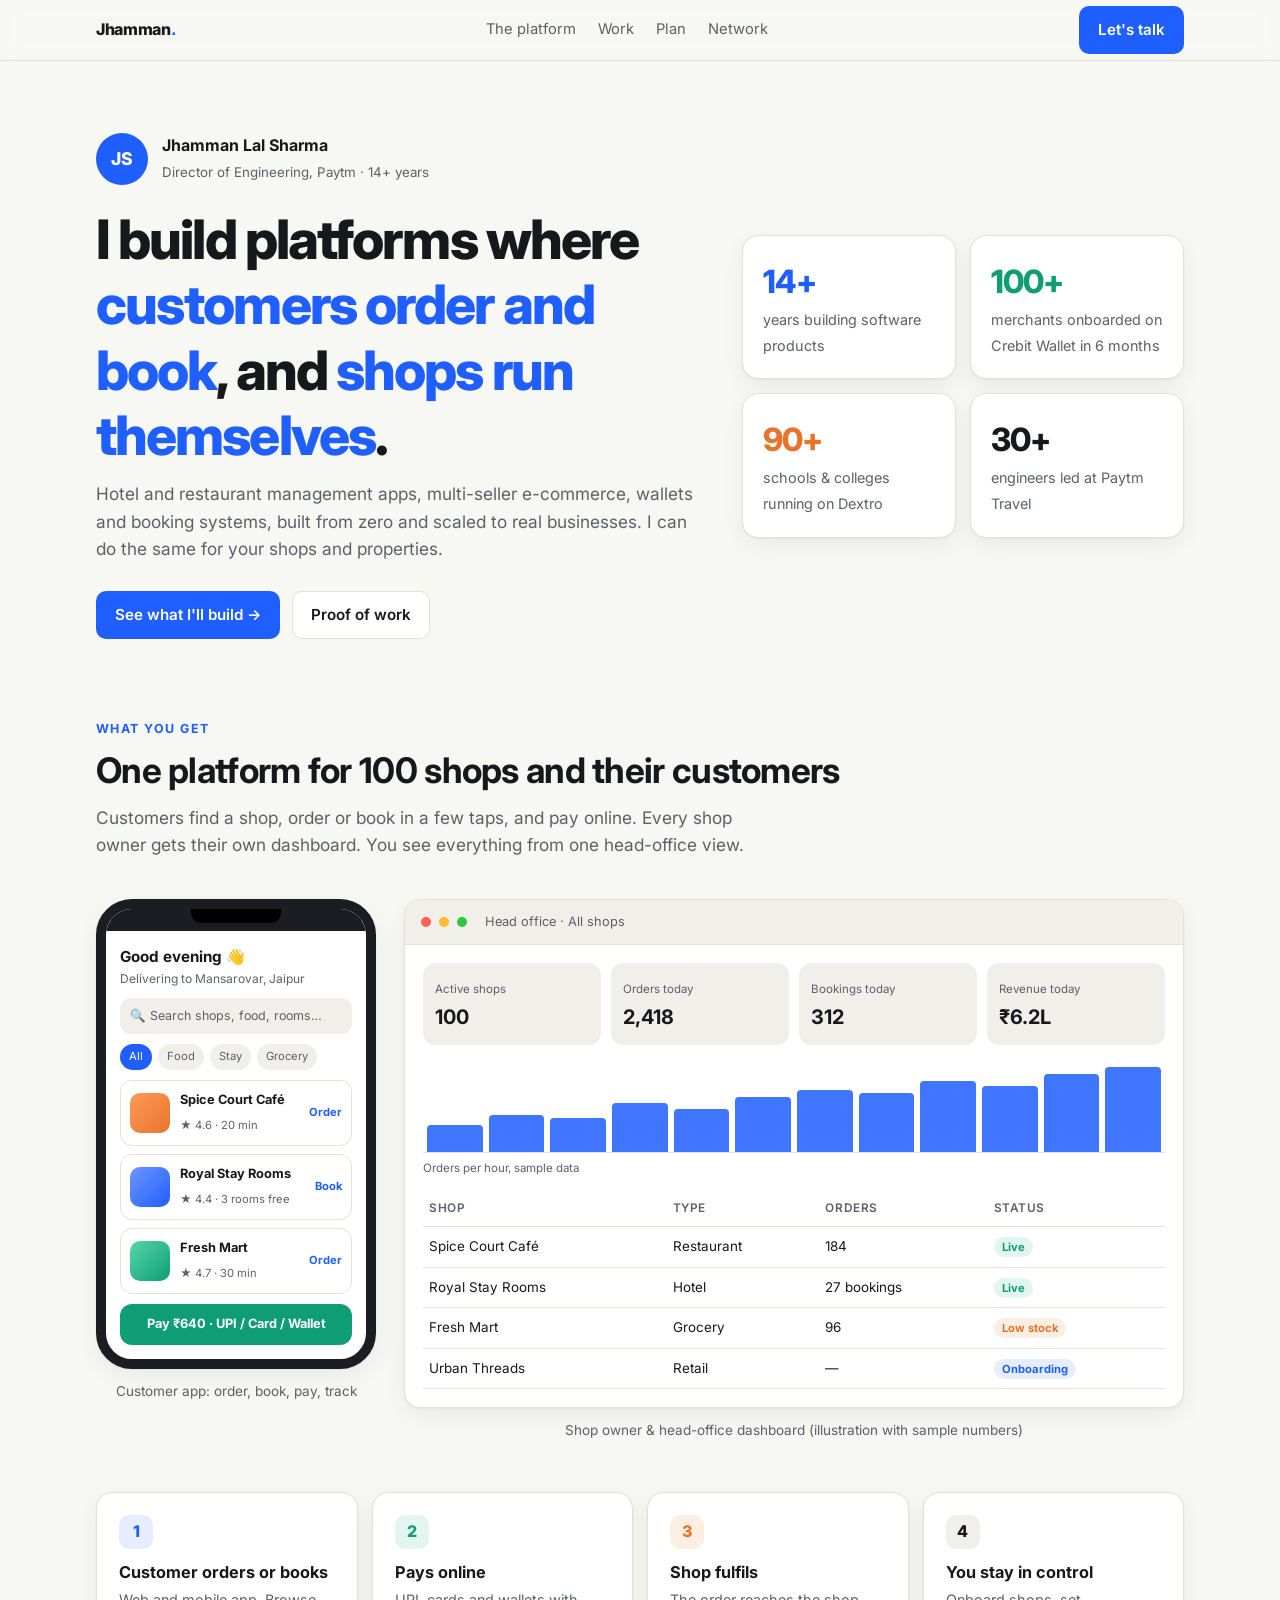
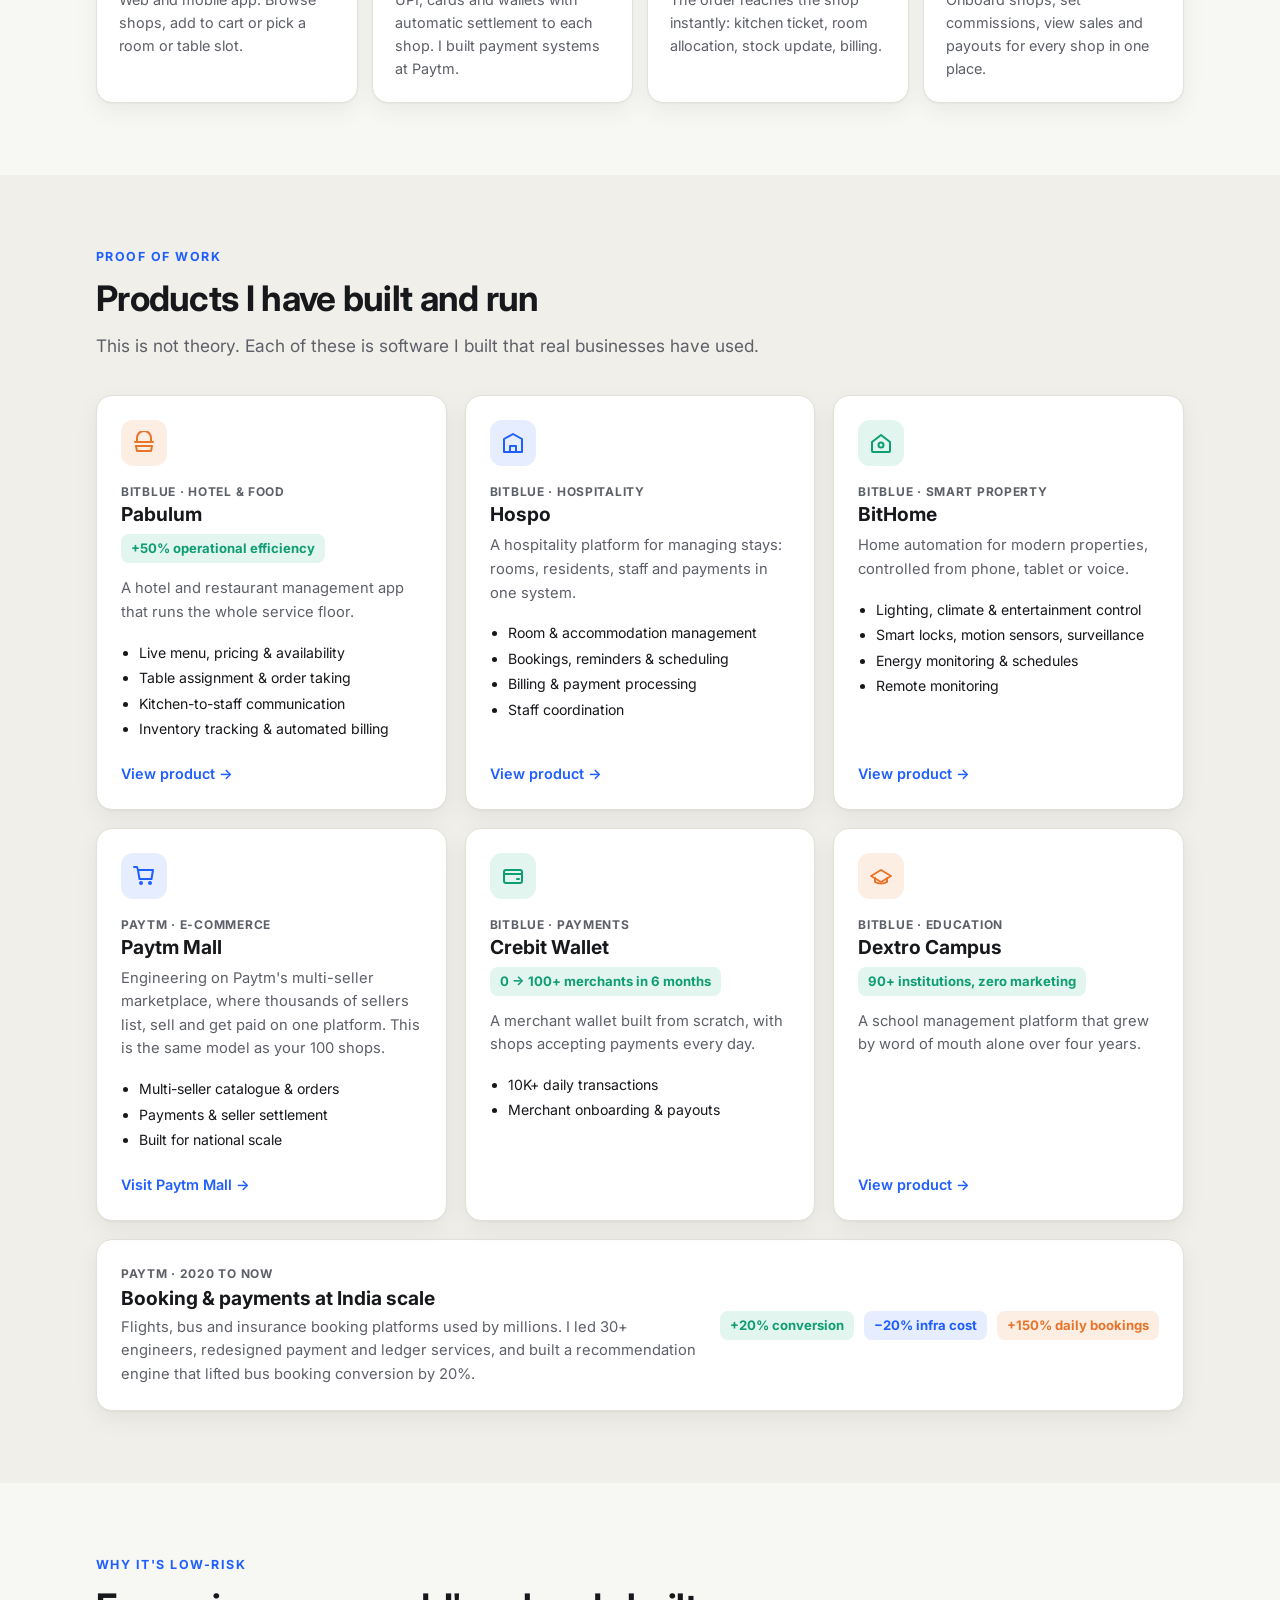
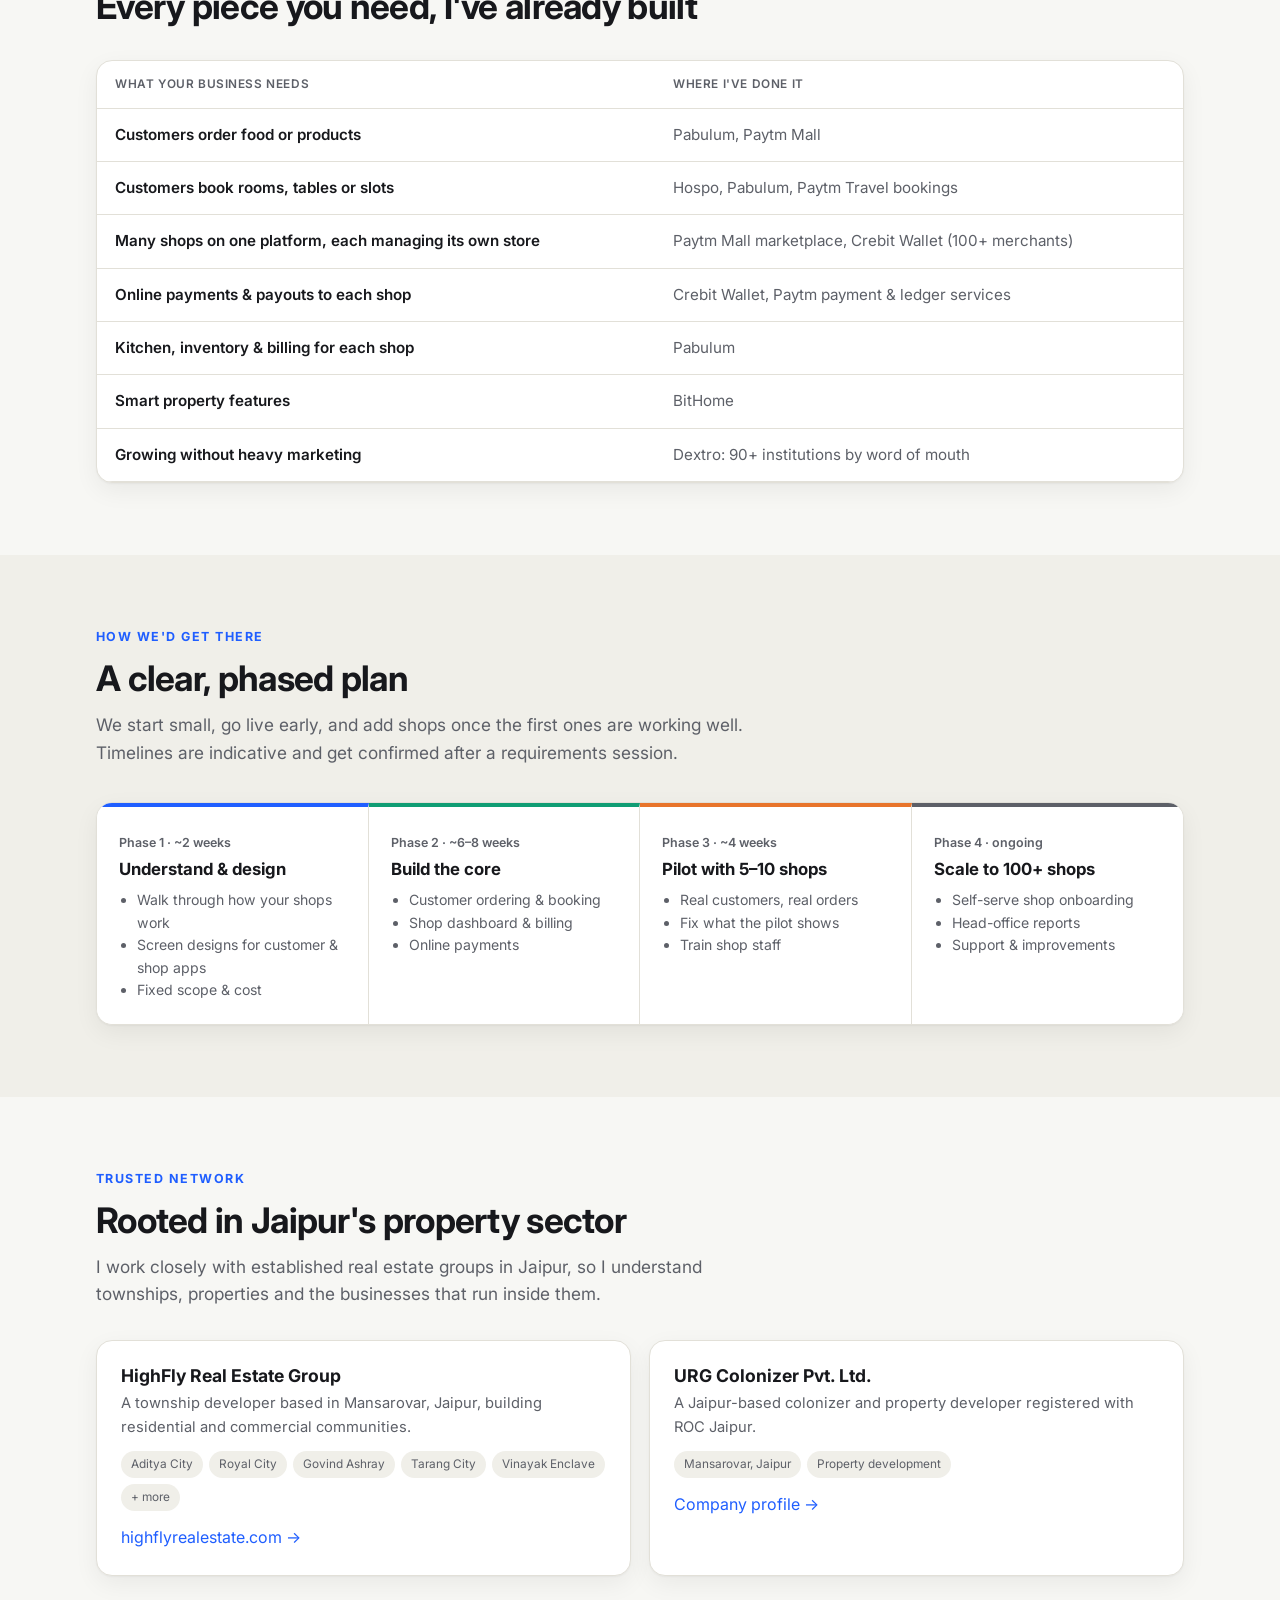
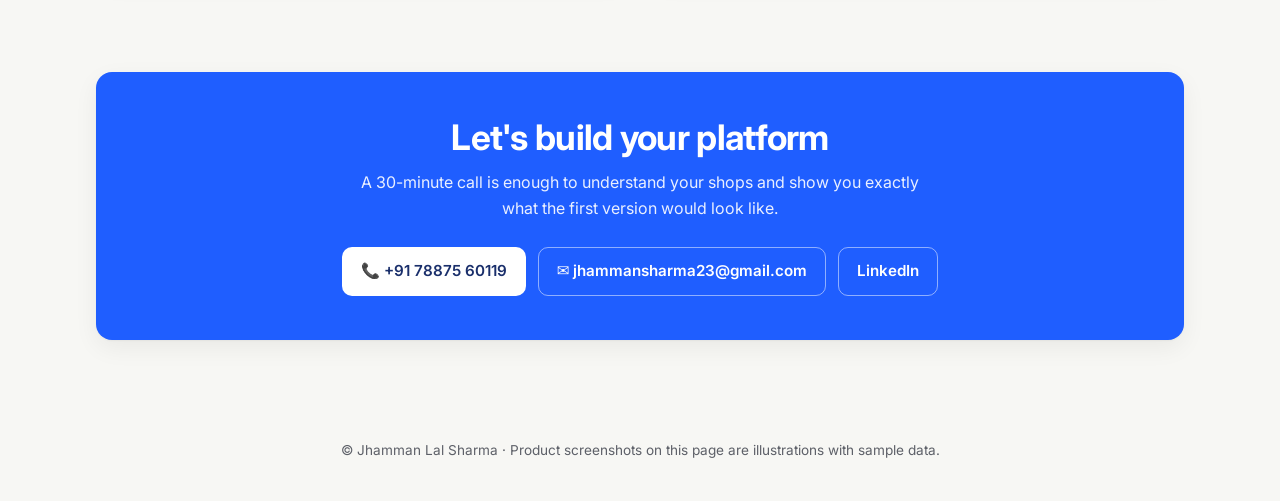
<file: portfolio-v1-basic.html>
<!doctype html>
<html lang="en">
<head>
<meta charset="utf-8">
<meta name="viewport" content="width=device-width, initial-scale=1">
<title>Jhamman Lal Sharma — Platforms</title>
<meta name="description" content="Ordering, booking and multi-shop management platforms — built and scaled by Jhamman Lal Sharma.">
<link rel="preconnect" href="https://fonts.googleapis.com">
<link href="https://fonts.googleapis.com/css2?family=Inter:wght@400;500;600;700;800&display=swap" rel="stylesheet">
<style>
:root{
  --bg:#f7f7f4; --surface:#ffffff; --surface-2:#f0efe9; --text:#17181c; --muted:#5d6068;
  --line:#e2e0d8; --brand:#1f5eff; --brand-soft:#e6edff; --accent:#0f9d74; --accent-soft:#e2f5ee;
  --warm:#e8742b; --warm-soft:#fdeee3; --shadow:0 1px 2px rgba(0,0,0,.04),0 8px 24px rgba(0,0,0,.06);
}
@media (prefers-color-scheme: dark){
  :root:not([data-theme="light"]){
    --bg:#111215; --surface:#1a1c21; --surface-2:#22252b; --text:#ecedf0; --muted:#a2a6b0;
    --line:#2e3138; --brand:#6d95ff; --brand-soft:#1e2a4a; --accent:#3cc89c; --accent-soft:#16352c;
    --warm:#f39a5c; --warm-soft:#3a2618; --shadow:0 1px 2px rgba(0,0,0,.3),0 8px 24px rgba(0,0,0,.35);
  }
}
:root[data-theme="dark"]{
  --bg:#111215; --surface:#1a1c21; --surface-2:#22252b; --text:#ecedf0; --muted:#a2a6b0;
  --line:#2e3138; --brand:#6d95ff; --brand-soft:#1e2a4a; --accent:#3cc89c; --accent-soft:#16352c;
  --warm:#f39a5c; --warm-soft:#3a2618; --shadow:0 1px 2px rgba(0,0,0,.3),0 8px 24px rgba(0,0,0,.35);
}
*{box-sizing:border-box}
html{scroll-behavior:smooth}
body{margin:0;background:var(--bg);color:var(--text);font:16px/1.6 Inter,system-ui,-apple-system,"Segoe UI",Roboto,sans-serif;-webkit-font-smoothing:antialiased}
a{color:var(--brand);text-decoration:none}
a:hover{text-decoration:underline}
.wrap{max-width:1120px;margin:0 auto;padding:0 16px}
section{padding:72px 0}
h1,h2,h3{line-height:1.2;margin:0}
h2{font-size:clamp(1.6rem,3vw,2.2rem);letter-spacing:-.02em}
.eyebrow{font-size:.78rem;font-weight:700;letter-spacing:.12em;text-transform:uppercase;color:var(--brand);margin-bottom:10px}
.lead{color:var(--muted);font-size:1.08rem;max-width:680px;margin:12px 0 0}
.card{background:var(--surface);border:1px solid var(--line);border-radius:16px;box-shadow:var(--shadow)}

/* nav */
nav{position:sticky;top:0;z-index:10;background:color-mix(in srgb,var(--bg) 88%,transparent);backdrop-filter:blur(10px);border-bottom:1px solid var(--line)}
nav .wrap{display:flex;align-items:center;justify-content:space-between;height:60px;gap:16px}
.logo{font-weight:800;letter-spacing:-.02em;color:var(--text)}
.logo span{color:var(--brand)}
.navlinks{display:flex;gap:22px;font-size:.92rem}
.navlinks a{color:var(--muted)}
.btn{display:inline-flex;align-items:center;gap:8px;padding:11px 18px;border-radius:10px;font-weight:600;font-size:.95rem;border:1px solid transparent;cursor:pointer}
.btn:hover{text-decoration:none}
.btn-primary{background:var(--brand);color:#fff}
.btn-ghost{border-color:var(--line);color:var(--text);background:var(--surface)}
@media (max-width:760px){.navlinks{display:none}}

/* hero */
.hero{padding:72px 0 56px}
.hero-grid{display:grid;grid-template-columns:1.15fr .85fr;gap:48px;align-items:center}
.hero h1{font-size:clamp(2.1rem,5vw,3.4rem);letter-spacing:-.035em;font-weight:800}
.hero h1 em{font-style:normal;color:var(--brand)}
.hero .ctas{display:flex;gap:12px;flex-wrap:wrap;margin-top:28px}
.who{display:flex;align-items:center;gap:14px;margin-bottom:22px}
.avatar{width:52px;height:52px;border-radius:50%;background:var(--brand);color:#fff;display:grid;place-items:center;font-weight:800;font-size:1.1rem}
.who b{display:block}
.who small{color:var(--muted)}
.stats{display:grid;grid-template-columns:repeat(2,1fr);gap:14px}
.stat{padding:20px}
.stat b{display:block;font-size:2rem;font-weight:800;letter-spacing:-.03em}
.stat span{color:var(--muted);font-size:.9rem}
.stat:nth-child(1) b{color:var(--brand)}
.stat:nth-child(2) b{color:var(--accent)}
.stat:nth-child(3) b{color:var(--warm)}
@media (max-width:860px){.hero-grid{grid-template-columns:1fr}}

/* platform showcase */
.showcase{display:grid;grid-template-columns:280px 1fr;gap:28px;margin-top:40px;align-items:start}
@media (max-width:860px){.showcase{grid-template-columns:1fr}}
.phone{width:100%;max-width:280px;margin:0 auto;border-radius:36px;border:10px solid #1b1d22;background:var(--surface);overflow:hidden;box-shadow:var(--shadow)}
.phone .bar{height:22px;background:#1b1d22;display:flex;justify-content:center}
.phone .bar i{width:90px;height:14px;background:#000;border-radius:0 0 10px 10px}
.phone .screen{padding:14px}
.p-title{font-weight:700;font-size:.95rem}
.p-sub{font-size:.75rem;color:var(--muted)}
.search{margin:10px 0;padding:8px 10px;border-radius:10px;background:var(--surface-2);font-size:.78rem;color:var(--muted)}
.chips{display:flex;gap:6px;flex-wrap:wrap;margin-bottom:10px}
.chip{font-size:.7rem;padding:4px 9px;border-radius:999px;background:var(--surface-2);color:var(--muted)}
.chip.on{background:var(--brand);color:#fff}
.shop{display:flex;gap:10px;align-items:center;padding:9px;border:1px solid var(--line);border-radius:12px;margin-bottom:8px}
.thumb{width:40px;height:40px;border-radius:10px;flex:none}
.shop b{display:block;font-size:.8rem}
.shop small{font-size:.7rem;color:var(--muted)}
.shop .go{margin-left:auto;font-size:.7rem;font-weight:700;color:var(--brand)}
.cta-bar{margin-top:10px;padding:10px;border-radius:12px;background:var(--accent);color:#fff;font-size:.8rem;font-weight:700;text-align:center}

.dash{overflow:hidden}
.dash-top{display:flex;align-items:center;gap:8px;padding:12px 16px;border-bottom:1px solid var(--line);background:var(--surface-2)}
.dot{width:10px;height:10px;border-radius:50%}
.dash-top span{margin-left:10px;font-size:.8rem;color:var(--muted)}
.dash-body{padding:18px}
.kpis{display:grid;grid-template-columns:repeat(4,1fr);gap:10px}
@media (max-width:560px){.kpis{grid-template-columns:repeat(2,1fr)}}
.kpi{padding:12px;border-radius:12px;background:var(--surface-2)}
.kpi small{color:var(--muted);font-size:.72rem}
.kpi b{display:block;font-size:1.25rem}
.chart{display:flex;align-items:flex-end;gap:6px;height:90px;margin:18px 0 6px;padding:0 4px;border-bottom:1px solid var(--line)}
.chart i{flex:1;background:var(--brand);border-radius:4px 4px 0 0;opacity:.85}
.chart-l{font-size:.72rem;color:var(--muted);margin-bottom:14px}
table{width:100%;border-collapse:collapse;font-size:.84rem}
th{text-align:left;color:var(--muted);font-weight:600;font-size:.74rem;text-transform:uppercase;letter-spacing:.05em;padding:8px 6px;border-bottom:1px solid var(--line)}
td{padding:9px 6px;border-bottom:1px solid var(--line)}
.tag{font-size:.7rem;font-weight:700;padding:3px 8px;border-radius:999px}
.t-ok{background:var(--accent-soft);color:var(--accent)}
.t-new{background:var(--brand-soft);color:var(--brand)}
.t-wait{background:var(--warm-soft);color:var(--warm)}
.scroll-x{overflow-x:auto}

/* flow */
.flow{display:grid;grid-template-columns:repeat(4,1fr);gap:14px;margin-top:36px;position:relative}
@media (max-width:860px){.flow{grid-template-columns:1fr 1fr}}
@media (max-width:520px){.flow{grid-template-columns:1fr}}
.step{padding:22px}
.step .n{width:34px;height:34px;border-radius:10px;display:grid;place-items:center;font-weight:800;margin-bottom:14px}
.step h3{font-size:1.02rem;margin-bottom:6px}
.step p{margin:0;color:var(--muted);font-size:.9rem}
.s1 .n{background:var(--brand-soft);color:var(--brand)}
.s2 .n{background:var(--accent-soft);color:var(--accent)}
.s3 .n{background:var(--warm-soft);color:var(--warm)}
.s4 .n{background:var(--surface-2);color:var(--text)}

/* work grid */
.grid{display:grid;grid-template-columns:repeat(3,1fr);gap:18px;margin-top:36px}
@media (max-width:900px){.grid{grid-template-columns:1fr 1fr}}
@media (max-width:580px){.grid{grid-template-columns:1fr}}
.work{padding:24px;display:flex;flex-direction:column}
.work .ico{width:46px;height:46px;border-radius:12px;display:grid;place-items:center;margin-bottom:16px}
.work .ico svg{width:24px;height:24px}
.work .org{font-size:.75rem;font-weight:700;letter-spacing:.06em;text-transform:uppercase;color:var(--muted)}
.work h3{font-size:1.2rem;margin:2px 0 8px}
.work p{color:var(--muted);font-size:.92rem;margin:0 0 14px}
.work ul{margin:0 0 18px;padding-left:18px;font-size:.88rem}
.work li{margin:3px 0}
.work .more{margin-top:auto;font-weight:600;font-size:.9rem}
.metric{display:inline-block;font-weight:700;font-size:.82rem;padding:4px 10px;border-radius:8px;background:var(--accent-soft);color:var(--accent);margin-bottom:14px;align-self:flex-start}

/* map table */
.map{margin-top:32px;overflow:hidden}
.map table{font-size:.95rem}
.map td,.map th{padding:14px 18px}
.map td:first-child{font-weight:600}
.map td:last-child{color:var(--muted)}

/* plan */
.plan{display:grid;grid-template-columns:repeat(4,1fr);gap:0;margin-top:36px}
@media (max-width:860px){.plan{grid-template-columns:1fr}}
.phase{padding:22px;border-top:4px solid var(--brand);background:var(--surface);border-right:1px solid var(--line)}
.phase:nth-child(2){border-top-color:var(--accent)}
.phase:nth-child(3){border-top-color:var(--warm)}
.phase:nth-child(4){border-top-color:var(--muted);border-right:0}
.phase small{color:var(--muted);font-weight:600;font-size:.78rem}
.phase h3{font-size:1.05rem;margin:4px 0 10px}
.phase ul{margin:0;padding-left:18px;font-size:.88rem;color:var(--muted)}

/* network */
.net{display:grid;grid-template-columns:1fr 1fr;gap:18px;margin-top:32px}
@media (max-width:760px){.net{grid-template-columns:1fr}}
.net .card{padding:24px}
.net h3{font-size:1.1rem;margin-bottom:6px}
.net p{color:var(--muted);margin:0 0 12px;font-size:.92rem}
.pills{display:flex;flex-wrap:wrap;gap:6px;margin-bottom:14px}
.pill{font-size:.74rem;padding:4px 10px;border-radius:999px;background:var(--surface-2);color:var(--muted)}

/* contact */
.contact{padding:44px;text-align:center;background:var(--brand);color:#fff;border:0}
.contact h2{color:#fff}
.contact p{opacity:.9;max-width:560px;margin:12px auto 26px}
.contact .ctas{display:flex;gap:12px;justify-content:center;flex-wrap:wrap}
.contact .btn{background:#fff;color:#1a2f6b}
.contact .btn.alt{background:transparent;color:#fff;border-color:rgba(255,255,255,.5)}
@media (max-width:560px){.contact{padding:30px 18px}}
footer{padding:28px 0 40px;color:var(--muted);font-size:.85rem;text-align:center}
</style>
</head>
<body>

<nav>
  <div class="wrap">
    <a class="logo" href="#top">Jhamman<span>.</span></a>
    <div class="navlinks">
      <a href="#platform">The platform</a>
      <a href="#work">Work</a>
      <a href="#plan">Plan</a>
      <a href="#network">Network</a>
    </div>
    <a class="btn btn-primary" href="#contact">Let's talk</a>
  </div>
</nav>

<header class="hero" id="top">
  <div class="wrap hero-grid">
    <div>
      <div class="who">
        <div class="avatar">JS</div>
        <div><b>Jhamman Lal Sharma</b><small>Director of Engineering, Paytm · 14+ years</small></div>
      </div>
      <h1>I build platforms where <em>customers order and book</em>, and <em>shops run themselves</em>.</h1>
      <p class="lead">Hotel and restaurant management apps, multi-seller e-commerce, wallets and booking systems, built from zero and scaled to real businesses. I can do the same for your shops and properties.</p>
      <div class="ctas">
        <a class="btn btn-primary" href="#platform">See what I'll build →</a>
        <a class="btn btn-ghost" href="#work">Proof of work</a>
      </div>
    </div>
    <div class="stats">
      <div class="card stat"><b>14+</b><span>years building software products</span></div>
      <div class="card stat"><b>100+</b><span>merchants onboarded on Crebit Wallet in 6 months</span></div>
      <div class="card stat"><b>90+</b><span>schools &amp; colleges running on Dextro</span></div>
      <div class="card stat"><b>30+</b><span>engineers led at Paytm Travel</span></div>
    </div>
  </div>
</header>

<section id="platform" style="padding-top:24px">
  <div class="wrap">
    <div class="eyebrow">What you get</div>
    <h2>One platform for 100 shops and their customers</h2>
    <p class="lead">Customers find a shop, order or book in a few taps, and pay online. Every shop owner gets their own dashboard. You see everything from one head-office view.</p>

    <div class="showcase">
      <!-- customer app -->
      <div>
        <div class="phone">
          <div class="bar"><i></i></div>
          <div class="screen">
            <div class="p-title">Good evening 👋</div>
            <div class="p-sub">Delivering to Mansarovar, Jaipur</div>
            <div class="search">🔍 Search shops, food, rooms…</div>
            <div class="chips"><span class="chip on">All</span><span class="chip">Food</span><span class="chip">Stay</span><span class="chip">Grocery</span></div>
            <div class="shop"><div class="thumb" style="background:linear-gradient(135deg,#ff9a5a,#e8742b)"></div><div><b>Spice Court Café</b><small>★ 4.6 · 20 min</small></div><span class="go">Order</span></div>
            <div class="shop"><div class="thumb" style="background:linear-gradient(135deg,#6d95ff,#1f5eff)"></div><div><b>Royal Stay Rooms</b><small>★ 4.4 · 3 rooms free</small></div><span class="go">Book</span></div>
            <div class="shop"><div class="thumb" style="background:linear-gradient(135deg,#55d6a8,#0f9d74)"></div><div><b>Fresh Mart</b><small>★ 4.7 · 30 min</small></div><span class="go">Order</span></div>
            <div class="cta-bar">Pay ₹640 · UPI / Card / Wallet</div>
          </div>
        </div>
        <p style="text-align:center;color:var(--muted);font-size:.85rem;margin-top:12px">Customer app: order, book, pay, track</p>
      </div>

      <!-- shop / HQ dashboard -->
      <div>
        <div class="card dash">
          <div class="dash-top"><i class="dot" style="background:#ff5f57"></i><i class="dot" style="background:#febc2e"></i><i class="dot" style="background:#28c840"></i><span>Head office · All shops</span></div>
          <div class="dash-body">
            <div class="kpis">
              <div class="kpi"><small>Active shops</small><b>100</b></div>
              <div class="kpi"><small>Orders today</small><b>2,418</b></div>
              <div class="kpi"><small>Bookings today</small><b>312</b></div>
              <div class="kpi"><small>Revenue today</small><b>₹6.2L</b></div>
            </div>
            <div class="chart" aria-hidden="true">
              <i style="height:30%"></i><i style="height:42%"></i><i style="height:38%"></i><i style="height:55%"></i><i style="height:48%"></i><i style="height:62%"></i><i style="height:70%"></i><i style="height:66%"></i><i style="height:80%"></i><i style="height:74%"></i><i style="height:88%"></i><i style="height:95%"></i>
            </div>
            <div class="chart-l">Orders per hour, sample data</div>
            <div class="scroll-x">
              <table>
                <tr><th>Shop</th><th>Type</th><th>Orders</th><th>Status</th></tr>
                <tr><td>Spice Court Café</td><td>Restaurant</td><td>184</td><td><span class="tag t-ok">Live</span></td></tr>
                <tr><td>Royal Stay Rooms</td><td>Hotel</td><td>27 bookings</td><td><span class="tag t-ok">Live</span></td></tr>
                <tr><td>Fresh Mart</td><td>Grocery</td><td>96</td><td><span class="tag t-wait">Low stock</span></td></tr>
                <tr><td>Urban Threads</td><td>Retail</td><td>—</td><td><span class="tag t-new">Onboarding</span></td></tr>
              </table>
            </div>
          </div>
        </div>
        <p style="text-align:center;color:var(--muted);font-size:.85rem;margin-top:12px">Shop owner &amp; head-office dashboard (illustration with sample numbers)</p>
      </div>
    </div>

    <div class="flow">
      <div class="card step s1"><div class="n">1</div><h3>Customer orders or books</h3><p>Web and mobile app. Browse shops, add to cart or pick a room or table slot.</p></div>
      <div class="card step s2"><div class="n">2</div><h3>Pays online</h3><p>UPI, cards and wallets with automatic settlement to each shop. I built payment systems at Paytm.</p></div>
      <div class="card step s3"><div class="n">3</div><h3>Shop fulfils</h3><p>The order reaches the shop instantly: kitchen ticket, room allocation, stock update, billing.</p></div>
      <div class="card step s4"><div class="n">4</div><h3>You stay in control</h3><p>Onboard shops, set commissions, view sales and payouts for every shop in one place.</p></div>
    </div>
  </div>
</section>

<section id="work" style="background:var(--surface-2)">
  <div class="wrap">
    <div class="eyebrow">Proof of work</div>
    <h2>Products I have built and run</h2>
    <p class="lead">This is not theory. Each of these is software I built that real businesses have used.</p>

    <div class="grid">
      <article class="card work">
        <div class="ico" style="background:var(--warm-soft);color:var(--warm)"><svg viewBox="0 0 24 24" fill="none" stroke="currentColor" stroke-width="2" stroke-linecap="round" stroke-linejoin="round"><path d="M3 11h18M5 11V7a7 7 0 0 1 14 0v4M4 15h16l-1 5H5z"/></svg></div>
        <div class="org">BitBlue · Hotel &amp; food</div>
        <h3>Pabulum</h3>
        <span class="metric">+50% operational efficiency</span>
        <p>A hotel and restaurant management app that runs the whole service floor.</p>
        <ul><li>Live menu, pricing &amp; availability</li><li>Table assignment &amp; order taking</li><li>Kitchen-to-staff communication</li><li>Inventory tracking &amp; automated billing</li></ul>
        <a class="more" href="https://bitbluetech.com/products/pabulum/" target="_blank" rel="noopener">View product →</a>
      </article>

      <article class="card work">
        <div class="ico" style="background:var(--brand-soft);color:var(--brand)"><svg viewBox="0 0 24 24" fill="none" stroke="currentColor" stroke-width="2" stroke-linecap="round" stroke-linejoin="round"><path d="M3 21V8l9-5 9 5v13M9 21v-6h6v6M3 21h18"/></svg></div>
        <div class="org">BitBlue · Hospitality</div>
        <h3>Hospo</h3>
        <p>A hospitality platform for managing stays: rooms, residents, staff and payments in one system.</p>
        <ul><li>Room &amp; accommodation management</li><li>Bookings, reminders &amp; scheduling</li><li>Billing &amp; payment processing</li><li>Staff coordination</li></ul>
        <a class="more" href="https://bitbluetech.com/products/hospo/" target="_blank" rel="noopener">View product →</a>
      </article>

      <article class="card work">
        <div class="ico" style="background:var(--accent-soft);color:var(--accent)"><svg viewBox="0 0 24 24" fill="none" stroke="currentColor" stroke-width="2" stroke-linecap="round" stroke-linejoin="round"><path d="M3 11l9-7 9 7v9a1 1 0 0 1-1 1H4a1 1 0 0 1-1-1z"/><circle cx="12" cy="14" r="2.5"/></svg></div>
        <div class="org">BitBlue · Smart property</div>
        <h3>BitHome</h3>
        <p>Home automation for modern properties, controlled from phone, tablet or voice.</p>
        <ul><li>Lighting, climate &amp; entertainment control</li><li>Smart locks, motion sensors, surveillance</li><li>Energy monitoring &amp; schedules</li><li>Remote monitoring</li></ul>
        <a class="more" href="https://bitbluetech.com/products/bithome/" target="_blank" rel="noopener">View product →</a>
      </article>

      <article class="card work">
        <div class="ico" style="background:var(--brand-soft);color:var(--brand)"><svg viewBox="0 0 24 24" fill="none" stroke="currentColor" stroke-width="2" stroke-linecap="round" stroke-linejoin="round"><path d="M6 6h15l-1.5 9h-12zM6 6L5 3H2M9 20a1 1 0 1 0 0-2 1 1 0 0 0 0 2zM18 20a1 1 0 1 0 0-2 1 1 0 0 0 0 2z"/></svg></div>
        <div class="org">Paytm · E-commerce</div>
        <h3>Paytm Mall</h3>
        <p>Engineering on Paytm's multi-seller marketplace, where thousands of sellers list, sell and get paid on one platform. This is the same model as your 100 shops.</p>
        <ul><li>Multi-seller catalogue &amp; orders</li><li>Payments &amp; seller settlement</li><li>Built for national scale</li></ul>
        <a class="more" href="https://paytmmall.com/" target="_blank" rel="noopener">Visit Paytm Mall →</a>
      </article>

      <article class="card work">
        <div class="ico" style="background:var(--accent-soft);color:var(--accent)"><svg viewBox="0 0 24 24" fill="none" stroke="currentColor" stroke-width="2" stroke-linecap="round" stroke-linejoin="round"><rect x="3" y="6" width="18" height="13" rx="2"/><path d="M3 10h18M16 15h2"/></svg></div>
        <div class="org">BitBlue · Payments</div>
        <h3>Crebit Wallet</h3>
        <span class="metric">0 → 100+ merchants in 6 months</span>
        <p>A merchant wallet built from scratch, with shops accepting payments every day.</p>
        <ul><li>10K+ daily transactions</li><li>Merchant onboarding &amp; payouts</li></ul>
      </article>

      <article class="card work">
        <div class="ico" style="background:var(--warm-soft);color:var(--warm)"><svg viewBox="0 0 24 24" fill="none" stroke="currentColor" stroke-width="2" stroke-linecap="round" stroke-linejoin="round"><path d="M2 12l10-6 10 6-10 6z"/><path d="M6 14v4c3 2 9 2 12 0v-4"/></svg></div>
        <div class="org">BitBlue · Education</div>
        <h3>Dextro Campus</h3>
        <span class="metric">90+ institutions, zero marketing</span>
        <p>A school management platform that grew by word of mouth alone over four years.</p>
        <a class="more" href="https://bitbluetech.com/products/dextro/" target="_blank" rel="noopener">View product →</a>
      </article>
    </div>

    <div class="card" style="padding:24px;margin-top:18px;display:flex;gap:20px;align-items:center;flex-wrap:wrap">
      <div style="flex:1;min-width:240px">
        <div class="org" style="font-size:.75rem;font-weight:700;letter-spacing:.06em;text-transform:uppercase;color:var(--muted)">Paytm · 2020 to now</div>
        <h3 style="font-size:1.2rem;margin:4px 0 6px">Booking &amp; payments at India scale</h3>
        <p style="margin:0;color:var(--muted);font-size:.92rem">Flights, bus and insurance booking platforms used by millions. I led 30+ engineers, redesigned payment and ledger services, and built a recommendation engine that lifted bus booking conversion by 20%.</p>
      </div>
      <div style="display:flex;gap:10px;flex-wrap:wrap">
        <span class="metric" style="margin:0">+20% conversion</span>
        <span class="metric" style="margin:0;background:var(--brand-soft);color:var(--brand)">−20% infra cost</span>
        <span class="metric" style="margin:0;background:var(--warm-soft);color:var(--warm)">+150% daily bookings</span>
      </div>
    </div>
  </div>
</section>

<section>
  <div class="wrap">
    <div class="eyebrow">Why it's low-risk</div>
    <h2>Every piece you need, I've already built</h2>
    <div class="card map scroll-x">
      <table>
        <tr><th>What your business needs</th><th>Where I've done it</th></tr>
        <tr><td>Customers order food or products</td><td>Pabulum, Paytm Mall</td></tr>
        <tr><td>Customers book rooms, tables or slots</td><td>Hospo, Pabulum, Paytm Travel bookings</td></tr>
        <tr><td>Many shops on one platform, each managing its own store</td><td>Paytm Mall marketplace, Crebit Wallet (100+ merchants)</td></tr>
        <tr><td>Online payments &amp; payouts to each shop</td><td>Crebit Wallet, Paytm payment &amp; ledger services</td></tr>
        <tr><td>Kitchen, inventory &amp; billing for each shop</td><td>Pabulum</td></tr>
        <tr><td>Smart property features</td><td>BitHome</td></tr>
        <tr><td>Growing without heavy marketing</td><td>Dextro: 90+ institutions by word of mouth</td></tr>
      </table>
    </div>
  </div>
</section>

<section id="plan" style="background:var(--surface-2)">
  <div class="wrap">
    <div class="eyebrow">How we'd get there</div>
    <h2>A clear, phased plan</h2>
    <p class="lead">We start small, go live early, and add shops once the first ones are working well. Timelines are indicative and get confirmed after a requirements session.</p>
    <div class="plan card" style="overflow:hidden">
      <div class="phase"><small>Phase 1 · ~2 weeks</small><h3>Understand &amp; design</h3><ul><li>Walk through how your shops work</li><li>Screen designs for customer &amp; shop apps</li><li>Fixed scope &amp; cost</li></ul></div>
      <div class="phase"><small>Phase 2 · ~6–8 weeks</small><h3>Build the core</h3><ul><li>Customer ordering &amp; booking</li><li>Shop dashboard &amp; billing</li><li>Online payments</li></ul></div>
      <div class="phase"><small>Phase 3 · ~4 weeks</small><h3>Pilot with 5–10 shops</h3><ul><li>Real customers, real orders</li><li>Fix what the pilot shows</li><li>Train shop staff</li></ul></div>
      <div class="phase"><small>Phase 4 · ongoing</small><h3>Scale to 100+ shops</h3><ul><li>Self-serve shop onboarding</li><li>Head-office reports</li><li>Support &amp; improvements</li></ul></div>
    </div>
  </div>
</section>

<section id="network">
  <div class="wrap">
    <div class="eyebrow">Trusted network</div>
    <h2>Rooted in Jaipur's property sector</h2>
    <p class="lead">I work closely with established real estate groups in Jaipur, so I understand townships, properties and the businesses that run inside them.</p>
    <div class="net">
      <div class="card">
        <h3>HighFly Real Estate Group</h3>
        <p>A township developer based in Mansarovar, Jaipur, building residential and commercial communities.</p>
        <div class="pills"><span class="pill">Aditya City</span><span class="pill">Royal City</span><span class="pill">Govind Ashray</span><span class="pill">Tarang City</span><span class="pill">Vinayak Enclave</span><span class="pill">+ more</span></div>
        <a href="https://highflyrealestate.com/" target="_blank" rel="noopener">highflyrealestate.com →</a>
      </div>
      <div class="card">
        <h3>URG Colonizer Pvt. Ltd.</h3>
        <p>A Jaipur-based colonizer and property developer registered with ROC Jaipur.</p>
        <div class="pills"><span class="pill">Mansarovar, Jaipur</span><span class="pill">Property development</span></div>
        <a href="https://tracxn.com/d/legal-entities/india/urg-colonizer-private-limited/__OYivucKuVonXjHG3CvmptGk1sxacODy3KSIndPjfCtA" target="_blank" rel="noopener">Company profile →</a>
      </div>
    </div>
  </div>
</section>

<section id="contact" style="padding-top:24px">
  <div class="wrap">
    <div class="card contact">
      <h2>Let's build your platform</h2>
      <p>A 30-minute call is enough to understand your shops and show you exactly what the first version would look like.</p>
      <div class="ctas">
        <a class="btn" href="tel:+917887560119">📞 +91 78875 60119</a>
        <a class="btn alt" href="mailto:jhammansharma23@gmail.com">✉️ jhammansharma23@gmail.com</a>
        <a class="btn alt" href="https://www.linkedin.com/in/jhamman-sharma" target="_blank" rel="noopener">LinkedIn</a>
      </div>
    </div>
  </div>
</section>

<footer>© Jhamman Lal Sharma · Product screenshots on this page are illustrations with sample data.</footer>
</body>
</html>
</file>
